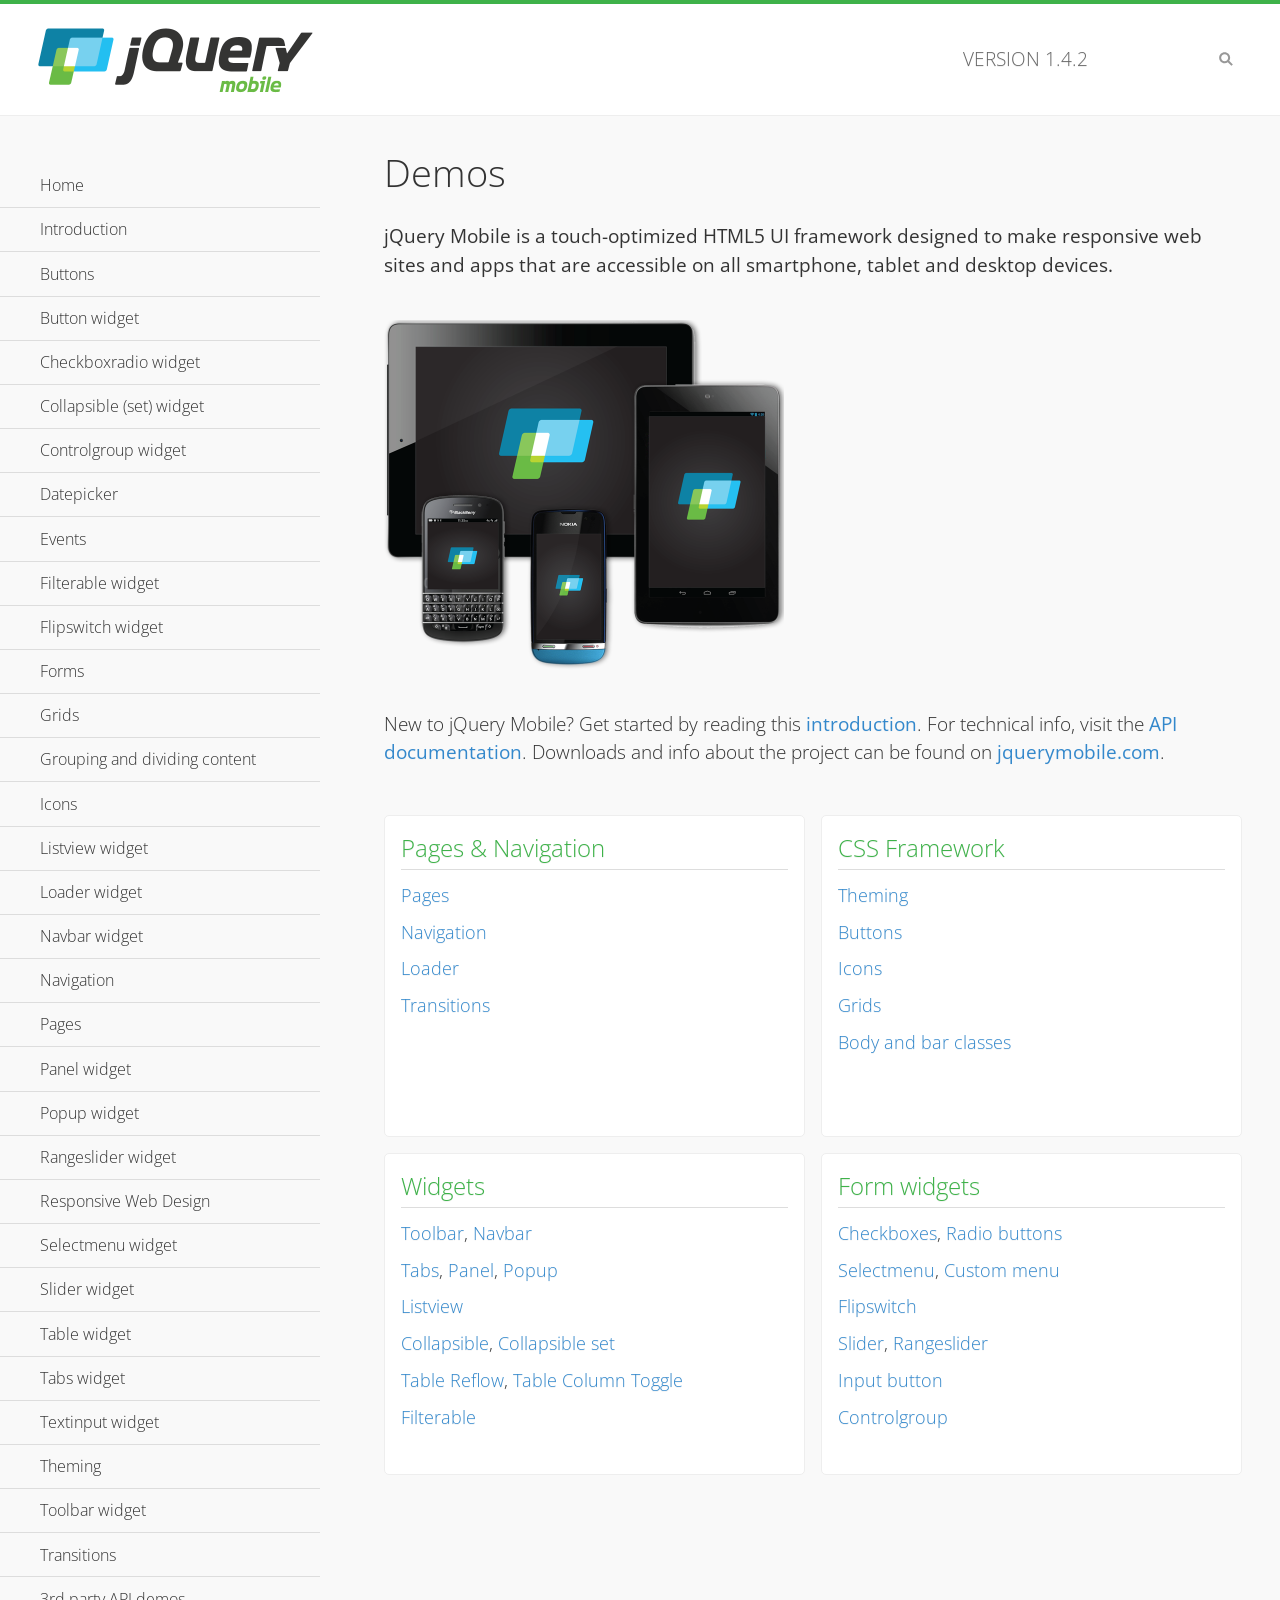
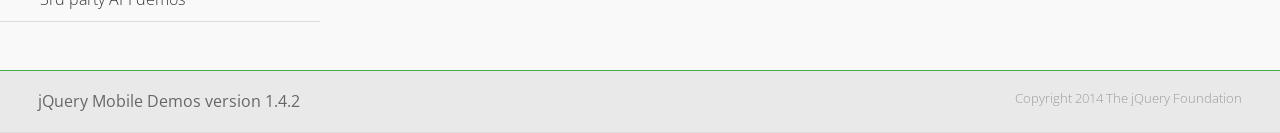
<file: js/lib/jquery.mobile-1.4.2/demos/index.html>
<!DOCTYPE html>
<html>
<head>
	<meta charset="utf-8">
	<meta name="viewport" content="width=device-width, initial-scale=1">
	<title>jQuery Mobile Demos</title>
	<link rel="shortcut icon" href="favicon.ico">
	<link rel="stylesheet"  href="css/themes/default/jquery.mobile-1.4.2.min.css">
	<link rel="stylesheet" href="_assets/css/jqm-demos.css">
    <link rel="stylesheet" href="http://fonts.googleapis.com/css?family=Open+Sans:300,400,700">
	<script src="js/jquery.js"></script>
	<script src="_assets/js/index.js"></script>
	<script src="js/jquery.mobile-1.4.2.min.js"></script>
</head>
<body>
<div data-role="page" class="jqm-demos jqm-home">

	<div data-role="header" class="jqm-header">
		<h2><img src="_assets/img/jquery-logo.png" alt="jQuery Mobile"></h2>
		<p>Version <span class="jqm-version"></span></p>
		<a href="#" class="jqm-navmenu-link ui-btn ui-btn-icon-notext ui-corner-all ui-icon-bars ui-nodisc-icon ui-alt-icon ui-btn-left">Menu</a>
		<a href="#" class="jqm-search-link ui-btn ui-btn-icon-notext ui-corner-all ui-icon-search ui-nodisc-icon ui-alt-icon ui-btn-right">Search</a>
	</div><!-- /header -->

	<div role="main" class="ui-content jqm-content">

		<h1>Demos</h1>

		<p><strong>jQuery Mobile is a touch-optimized HTML5 UI framework designed to make responsive web sites and apps that are accessible on all smartphone, tablet and desktop devices.</strong></p>

		<img src="_assets/img/devices.png">

		<p>New to jQuery Mobile? Get started by reading this <a href="intro/" data-ajax="false">introduction</a>. For technical info, visit the <a href="http://api.jquerymobile.com" title="jQuery Mobile API documentation" target="_blank">API documentation</a>. Downloads and info about the project can be found on <a href="http://jquerymobile.com" title="jQuery Mobile web site" target="_blank">jquerymobile.com</a>.</p>

        <div class="ui-grid-a ui-responsive">
        	<div class="ui-block-a">
        		<div class="jqm-block-content">
        			<h3>Pages &amp; Navigation</h3>

        			<p><a href="pages/" data-ajax="false">Pages</a></p>
        			<p><a href="navigation/" data-ajax="false">Navigation</a></p>
        			<p><a href="loader/" data-ajax="false">Loader</a></p>
        			<p><a href="transitions/" data-ajax="false">Transitions</a></p>
        		</div>
        	</div>
        	<div class="ui-block-b">
        		<div class="jqm-block-content">
        			<h3>CSS Framework</h3>

        			<p><a href="theme-default/" data-ajax="false">Theming</a></p>
        			<p><a href="button-markup/" data-ajax="false">Buttons</a></p>
        			<p><a href="icons/" data-ajax="false">Icons</a></p>
        			<p><a href="grids/" data-ajax="false">Grids</a></p>
        			<p><a href="../body-bar-classes/" data-ajax="false">Body and bar classes</a></p>
        		</div>
        	</div>        	
        	<div class="ui-block-a">
        		<div class="jqm-block-content">
        			<h3>Widgets</h3>

        			<p><a href="toolbar/" data-ajax="false">Toolbar</a>, <a href="navbar/" data-ajax="false">Navbar</a></p>
        			<p><a href="tabs/" data-ajax="false">Tabs</a>, <a href="panel/" data-ajax="false">Panel</a>, <a href="popup/" data-ajax="false">Popup</a></p>
        			<p><a href="listview/" data-ajax="false">Listview</a></p>
        			<p><a href="collapsible/" data-ajax="false">Collapsible</a>, <a href="collapsibleset/" data-ajax="false">Collapsible set</a></p>
        			<p><a href="table-reflow/" data-ajax="false">Table Reflow</a>, <a href="table-column-toggle/" data-ajax="false">Table Column Toggle</a></p>
        			<p><a href="filterable/" data-ajax="false">Filterable</a></p>
        		</div>
        	</div>
        	<div class="ui-block-b">
        		<div class="jqm-block-content">
        			<h3>Form widgets</h3>

        			<p><a href="checkboxradio-checkbox/" data-ajax="false">Checkboxes</a>, <a href="checkboxradio-radio/" data-ajax="false">Radio buttons</a></p>
        			<p><a href="selectmenu/" data-ajax="false">Selectmenu</a>, <a href="selectmenu-custom/" data-ajax="false">Custom menu</a></p>
        			<p><a href="flipswitch/" data-ajax="false">Flipswitch</a></p>
        			<p><a href="slider/" data-ajax="false">Slider</a>, <a href="rangeslider/" data-ajax="false">Rangeslider</a></p>
        			<p><a href="button/" data-ajax="false">Input button</a></p>
        			<p><a href="controlgroup/" data-ajax="false">Controlgroup</a></p>
        		</div>
        	</div>
        </div>

	</div><!-- /content -->
	    <div data-role="panel" class="jqm-navmenu-panel" data-position="left" data-display="overlay" data-theme="a">
	    	<ul class="jqm-list ui-alt-icon ui-nodisc-icon">
<li data-filtertext="demos homepage" data-icon="home"><a href=".././">Home</a></li>
<li data-filtertext="introduction overview getting started"><a href="../intro/" data-ajax="false">Introduction</a></li>
<li data-filtertext="buttons button markup buttonmarkup method anchor link button element"><a href="../button-markup/" data-ajax="false">Buttons</a></li>
<li data-filtertext="form button widget input button submit reset"><a href="../button/" data-ajax="false">Button widget</a></li>
<li data-role="collapsible" data-collapsed-icon="carat-d" data-expanded-icon="carat-u" data-iconpos="right" data-inset="false">
	<h3>Checkboxradio widget</h3>
	<ul>
		<li data-filtertext="form checkboxradio widget checkbox input checkboxes controlgroups"><a href="../checkboxradio-checkbox/" data-ajax="false">Checkboxes</a></li>
		<li data-filtertext="form checkboxradio widget radio input radio buttons controlgroups"><a href="../checkboxradio-radio/" data-ajax="false">Radio buttons</a></li>
	</ul>
</li>
<li data-role="collapsible" data-collapsed-icon="carat-d" data-expanded-icon="carat-u" data-iconpos="right" data-inset="false">
	<h3>Collapsible (set) widget</h3>
	<ul>
		<li data-filtertext="collapsibles content formatting"><a href="../collapsible/" data-ajax="false">Collapsible</a></li>
		<li data-filtertext="dynamic collapsible set accordion append expand"><a href="../collapsible-dynamic/" data-ajax="false">Dynamic collapsibles</a></li>
		<li data-filtertext="accordions collapsible set widget content formatting grouped collapsibles"><a href="../collapsibleset/" data-ajax="false">Collapsible set</a></li>
	</ul>
</li>
<li data-role="collapsible" data-collapsed-icon="carat-d" data-expanded-icon="carat-u" data-iconpos="right" data-inset="false">
	<h3>Controlgroup widget</h3>
	<ul>
		<li data-filtertext="controlgroups selectmenu checkboxradio input grouped buttons horizontal vertical"><a href="../controlgroup/" data-ajax="false">Controlgroup</a></li>
		<li data-filtertext="dynamic controlgroup dynamically add buttons"><a href="../controlgroup-dynamic/" data-ajax="false">Dynamic controlgroups</a></li>
	</ul>
</li>
<li data-filtertext="form datepicker widget date input"><a href="../datepicker/" data-ajax="false">Datepicker</a></li>
<li data-role="collapsible" data-collapsed-icon="carat-d" data-expanded-icon="carat-u" data-iconpos="right" data-inset="false">
	<h3>Events</h3>
	<ul>
		<li data-filtertext="swipe to delete list items listviews swipe events"><a href="../swipe-list/" data-ajax="false">Swipe list items</a></li>
		<li data-filtertext="swipe to navigate swipe page navigation swipe events"><a href="../swipe-page/" data-ajax="false">Swipe page navigation</a></li>
	</ul>
</li>
<li data-filtertext="filterable filter elements sorting searching listview table"><a href="../filterable/" data-ajax="false">Filterable widget</a></li>
<li data-filtertext="form flipswitch widget flip toggle switch binary select checkbox input"><a href="../flipswitch/" data-ajax="false">Flipswitch widget</a></li>
<li data-role="collapsible" data-collapsed-icon="carat-d" data-expanded-icon="carat-u" data-iconpos="right" data-inset="false">
	<h3>Forms</h3>
	<ul>
		<li data-filtertext="forms text checkbox radio range button submit reset inputs selects textarea slider flipswitch label form elements"><a href="../forms/" data-ajax="false">Forms</a></li>
		<li data-filtertext="form hide labels hidden accessible ui-hidden-accessible forms"><a href="../forms-label-hidden-accessible/" data-ajax="false">Hide labels</a></li>
		<li data-filtertext="form field containers fieldcontain ui-field-contain forms"><a href="../forms-field-contain/" data-ajax="false">Field containers</a></li>
		<li data-filtertext="forms disabled form elements"><a href="../forms-disabled/" data-ajax="false">Forms disabled</a></li>
		<li data-filtertext="forms gallery examples overview forms text checkbox radio range button submit reset inputs selects textarea slider flipswitch label form elements"><a href="../forms-gallery/" data-ajax="false">Forms gallery</a></li>
	</ul>
</li>
<li data-role="collapsible" data-collapsed-icon="carat-d" data-expanded-icon="carat-u" data-iconpos="right" data-inset="false">
	<h3>Grids</h3>
	<ul>
		<li data-filtertext="grids columns blocks content formatting rwd responsive css framework"><a href="../grids/" data-ajax="false">Grids</a></li>
		<li data-filtertext="buttons in grids css framework"><a href="../grids-buttons/" data-ajax="false">Buttons in grids</a></li>
		<li data-filtertext="custom responsive grids rwd css framework"><a href="../grids-custom-responsive/" data-ajax="false">Custom responsive grids</a></li>
	</ul>
</li>
<li data-filtertext="blocks content formatting sections heading"><a href="../body-bar-classes/" data-ajax="false">Grouping and dividing content</a></li>
<li data-role="collapsible" data-collapsed-icon="carat-d" data-expanded-icon="carat-u" data-iconpos="right" data-inset="false">
	<h3>Icons</h3>
	<ul>
		<li data-filtertext="button icons svg disc alt custom icon position"><a href="../icons/" data-ajax="false">Icons</a></li>
		<li data-filtertext=""><a href="../icons-grunticon/" data-ajax="false">Grunticon loader</a></li>
	</ul>
</li>
<li data-role="collapsible" data-collapsed-icon="carat-d" data-expanded-icon="carat-u" data-iconpos="right" data-inset="false">
	<h3>Listview widget</h3>
	<ul>
		<li data-filtertext="listview widget thumbnails icons nested split button collapsible ul ol"><a href="../listview/" data-ajax="false">Listview</a></li>
		<li data-filtertext="autocomplete filterable reveal listview filtertextbeforefilter placeholder"><a href="../listview-autocomplete/" data-ajax="false">Listview autocomplete</a></li>
		<li data-filtertext="autocomplete filterable reveal listview remote data filtertextbeforefilter placeholder"><a href="../listview-autocomplete-remote/" data-ajax="false">Listview autocomplete remote data</a></li>
		<li data-filtertext="autodividers anchor jump scroll linkbars listview lists ul ol"><a href="../listview-autodividers-linkbar/" data-ajax="false">Listview autodividers linkbar</a></li>
		<li data-filtertext="listview autodividers selector autodividersselector lists ul ol"><a href="../listview-autodividers-selector/" data-ajax="false">Listview autodividers selector</a></li>
		<li data-filtertext="listview nested list items"><a href="../listview-nested-lists/" data-ajax="false">Listview Nested Listviews</a></li>
		<li data-filtertext="listview collapsible list items flat"><a href="../listview-collapsible-item-flat/" data-ajax="false">Listview collapsible list items (flat)</a></li>
		<li data-filtertext="listview collapsible list indented"><a href="../listview-collapsible-item-indented/" data-ajax="false">Listview collapsible list items (indented)</a></li>
		<li data-filtertext="grid listview responsive grids responsive listviews lists ul"><a href="../listview-grid/" data-ajax="false">Listview responsive grid</a></li>
	</ul>
</li>
<li data-filtertext="loader widget page loading navigation overlay spinner"><a href="../loader/" data-ajax="false">Loader widget</a></li>
<li data-filtertext="navbar widget navmenu toolbars header footer"><a href="../navbar/" data-ajax="false">Navbar widget</a></li>
<li data-role="collapsible" data-collapsed-icon="carat-d" data-expanded-icon="carat-u" data-iconpos="right" data-inset="false">
	<h3>Navigation</h3>
	<ul>
		<li data-filtertext="ajax navigation navigate widget history event method"><a href="../navigation/" data-ajax="false">Navigation</a></li>
		<li data-filtertext="linking pages page links navigation ajax prefetch cache"><a href="../navigation-linking-pages/" data-ajax="false">Linking pages</a></li>
		<li data-filtertext="php redirect server redirection server-side navigation"><a href="../navigation-php-redirect/" data-ajax="false">PHP redirect demo</a></li>
		<li data-filtertext="navigation redirection hash query"><a href="../navigation-hash-processing/" data-ajax="false">Hash processing demo</a></li>
	</ul>
</li>
<li data-role="collapsible" data-collapsed-icon="carat-d" data-expanded-icon="carat-u" data-iconpos="right" data-inset="false">
	<h3>Pages</h3>
	<ul>
		<li data-filtertext="pages page widget ajax navigation"><a href="../pages/" data-ajax="false">Pages</a></li>
		<li data-filtertext="single page"><a href="../pages-single-page/" data-ajax="false">Single page</a></li>
		<li data-filtertext="multipage multi-page page"><a href="../pages-multi-page/" data-ajax="false">Multi-page template</a></li>
		<li data-filtertext="dialog page widget modal popup"><a href="../pages-dialog/" data-ajax="false">Dialog page</a></li>
	</ul>
</li>
<li data-role="collapsible" data-collapsed-icon="carat-d" data-expanded-icon="carat-u" data-iconpos="right" data-inset="false">
	<h3>Panel widget</h3>
	<ul>
		<li data-filtertext="panel widget sliding panels reveal push overlay responsive"><a href="../panel/" data-ajax="false">Panel</a></li>
		<li data-filtertext=""><a href="../panel-external/" data-ajax="false">External panels</a></li>
		<li data-filtertext="panel "><a href="../panel-fixed/" data-ajax="false">Fixed panels</a></li>
		<li data-filtertext="panel slide panels sliding panels shadow rwd responsive breakpoint"><a href="../panel-responsive/" data-ajax="false">Panels responsive</a></li>
		<li data-filtertext="panel custom style custom panel width reveal shadow listview panel styling page background wrapper"><a href="../panel-styling/" data-ajax="false">Custom panel style</a></li>
		<li data-filtertext="panel open on swipe"><a href="../panel-swipe-open/" data-ajax="false">Panel open on swipe</a></li>
		<li data-filtertext="panels outside page internal external toolbars"><a href="../panel-external-internal/" data-ajax="false">Panel external and internal</a></li>
	</ul>
</li>
<li data-role="collapsible" data-collapsed-icon="carat-d" data-expanded-icon="carat-u" data-iconpos="right" data-inset="false">
	<h3>Popup widget</h3>
	<ul>
		<li data-filtertext="popup widget popups dialog modal transition tooltip lightbox form overlay screen flip pop fade transition"><a href="../popup/" data-ajax="false">Popup</a></li>
		<li data-filtertext="popup alignment position"><a href="../popup-alignment/" data-ajax="false">Popup alignment</a></li>
		<li data-filtertext="popup arrow size popups popover"><a href="../popup-arrow-size/" data-ajax="false">Popup arrow size</a></li>
		<li data-filtertext="dynamic popups popup images lightbox"><a href="../popup-dynamic/" data-ajax="false">Dynamic popups</a></li>
		<li data-filtertext="popups with iframes scaling"><a href="../popup-iframe/" data-ajax="false">Popups with iframes</a></li>
		<li data-filtertext="popup image scaling"><a href="../popup-image-scaling/" data-ajax="false">Popup image scaling</a></li>
		<li data-filtertext="external popup outside multi-page"><a href="../popup-outside-multipage" data-ajax="false">Popup outside multi-page</a></li>
	</ul>
</li>
<li data-filtertext="form rangeslider widget dual sliders dual handle sliders range input"><a href="../rangeslider/" data-ajax="false">Rangeslider widget</a></li>
<li data-filtertext="responsive web design rwd adaptive progressive enhancement PE accessible mobile breakpoints media query media queries"><a href="../rwd/" data-ajax="false">Responsive Web Design</a></li>
<li data-role="collapsible" data-collapsed-icon="carat-d" data-expanded-icon="carat-u" data-iconpos="right" data-inset="false">
	<h3>Selectmenu widget</h3>
	<ul>
		<li data-filtertext="form selectmenu widget select input custom select menu selects"><a href="../selectmenu/" data-ajax="false">Selectmenu</a></li>
		<li data-filtertext="form custom select menu selectmenu widget custom menu option optgroup multiple selects"><a href="../selectmenu-custom/" data-ajax="false">Custom select menu</a></li>
		<li data-filtertext="filterable select filter popup dialog"><a href="../selectmenu-custom-filter/" data-ajax="false">Custom select menu with filter</a></li>
	</ul>
</li>
<li data-role="collapsible" data-collapsed-icon="carat-d" data-expanded-icon="carat-u" data-iconpos="right" data-inset="false">
	<h3>Slider widget</h3>
	<ul>
		<li data-filtertext="form slider widget range input single sliders"><a href="../slider/" data-ajax="false">Slider</a></li>
		<li data-filtertext="form slider widget flipswitch slider binary select flip toggle switch"><a href="../slider-flipswitch/" data-ajax="false">Slider flip toggle switch</a></li>
		<li data-filtertext="form slider tooltip handle value input range sliders"><a href="../slider-tooltip/" data-ajax="false">Slider tooltip</a></li>
	</ul>
</li>
<li data-role="collapsible" data-collapsed-icon="carat-d" data-expanded-icon="carat-u" data-iconpos="right" data-inset="false">
	<h3>Table widget</h3>
	<ul>
		<li data-filtertext="table widget reflow column toggle th td responsive tables rwd hide show tabular"><a href="../table-column-toggle/" data-ajax="false">Table Column Toggle</a></li>
		<li data-filtertext="table column toggle phone comparison demo"><a href="../table-column-toggle-example/" data-ajax="false">Table Column Toggle demo</a></li>
		<li data-filtertext="responsive tables table column toggle heading groups rwd breakpoint"><a href="../table-column-toggle-heading-groups/" data-ajax="false">Table Column Toggle heading groups</a></li>
		<li data-filtertext="responsive tables table column toggle hide rwd breakpoint customization options"><a href="../table-column-toggle-options/" data-ajax="false">Table Column Toggle options</a></li>
		<li data-filtertext="table reflow th td responsive rwd columns tabular"><a href="../table-reflow/" data-ajax="false">Table Reflow</a></li>
		<li data-filtertext="responsive tables table reflow heading groups rwd breakpoint"><a href="../table-reflow-heading-groups/" data-ajax="false">Table Reflow heading groups</a></li>
		<li data-filtertext="responsive tables table reflow stripes strokes table style"><a href="../table-reflow-stripes-strokes/" data-ajax="false">Table Reflow stripes and strokes</a></li>
		<li data-filtertext="responsive tables table reflow stack custom styles"><a href="../table-reflow-styling/" data-ajax="false">Table Reflow custom styles</a></li>
	</ul>
</li>
<li data-filtertext="ui tabs widget"><a href="../tabs/" data-ajax="false">Tabs widget</a></li>
<li data-filtertext="form textinput widget text input textarea number date time tel email file color password"><a href="../textinput/" data-ajax="false">Textinput widget</a></li>
<li data-role="collapsible" data-collapsed-icon="carat-d" data-expanded-icon="carat-u" data-iconpos="right" data-inset="false">
	<h3>Theming</h3>
	<ul>
		<li data-filtertext="default theme swatches theming style css"><a href="../theme-default/" data-ajax="false">Default theme</a></li>
		<li data-filtertext="classic theme old theme swatches theming style css"><a href="../theme-classic/" data-ajax="false">Classic theme</a></li>
	</ul>
</li>
<li data-role="collapsible" data-collapsed-icon="carat-d" data-expanded-icon="carat-u" data-iconpos="right" data-inset="false">
	<h3>Toolbar widget</h3>
	<ul>
		<li data-filtertext="toolbar widget header footer toolbars fixed fullscreen external sections"><a href="../toolbar/" data-ajax="false">Toolbar</a></li>
		<li data-filtertext="dynamic toolbars dynamically add toolbar header footer"><a href="../toolbar-dynamic/" data-ajax="false">Dynamic toolbars</a></li>
		<li data-filtertext="external toolbars header footer"><a href="../toolbar-external/" data-ajax="false">External toolbars</a></li>
		<li data-filtertext="fixed toolbars header footer"><a href="../toolbar-fixed/" data-ajax="false">Fixed toolbars</a></li>
		<li data-filtertext="fixed fullscreen toolbars header footer"><a href="../toolbar-fixed-fullscreen/" data-ajax="false">Fullscreen toolbars</a></li>
		<li data-filtertext="external fixed toolbars header footer"><a href="../toolbar-fixed-external/" data-ajax="false">Fixed external toolbars</a></li>
		<li data-filtertext="external persistent toolbars header footer navbar navmenu"><a href="../toolbar-fixed-persistent/" data-ajax="false">Persistent toolbars</a></li>
		<li data-filtertext="external ajax optimized toolbars persistent toolbars header footer navbar"><a href="../toolbar-fixed-persistent-optimized/" data-ajax="false">Ajax optimized toolbars</a></li>
		<li data-filtertext="form in toolbars header footer"><a href="../toolbar-fixed-forms/" data-ajax="false">Form in toolbar</a></li>
	</ul>
</li>
<li data-filtertext="page transitions animated pages popup navigation flip slide fade pop"><a href="../transitions/" data-ajax="false">Transitions</a></li>
<li data-role="collapsible" data-collapsed-icon="carat-d" data-expanded-icon="carat-u" data-iconpos="right" data-inset="false">
	<h3>3rd party API demos</h3>
	<ul>
		<li data-filtertext="backbone requirejs navigation router"><a href="../backbone-requirejs/" data-ajax="false">Backbone RequireJS</a></li>
		<li data-filtertext="google maps geolocation demo"><a href="../map-geolocation/" data-ajax="false">Google Maps geolocation</a></li>
		<li data-filtertext="google maps hybrid"><a href="../map-list-toggle/" data-ajax="false">Google Maps list toggle</a></li>
	</ul>
</li>



		     </ul>
		</div><!-- /panel -->


	<div data-role="footer" data-position="fixed" data-tap-toggle="false" class="jqm-footer">
		<p>jQuery Mobile Demos version <span class="jqm-version"></span></p>
		<p>Copyright 2014 The jQuery Foundation</p>
	</div><!-- /footer -->
	<!-- TODO: This should become an external panel so we can add input to markup (unique ID) -->
    <div data-role="panel" class="jqm-search-panel" data-position="right" data-display="overlay" data-theme="a">
		<div class="jqm-search">
			<ul class="jqm-list" data-filter-placeholder="Search demos..." data-filter-reveal="true">
<li data-filtertext="demos homepage" data-icon="home"><a href=".././">Home</a></li>
<li data-filtertext="introduction overview getting started"><a href="../intro/" data-ajax="false">Introduction</a></li>
<li data-filtertext="buttons button markup buttonmarkup method anchor link button element"><a href="../button-markup/" data-ajax="false">Buttons</a></li>
<li data-filtertext="form button widget input button submit reset"><a href="../button/" data-ajax="false">Button widget</a></li>
<li data-role="collapsible" data-collapsed-icon="carat-d" data-expanded-icon="carat-u" data-iconpos="right" data-inset="false">
	<h3>Checkboxradio widget</h3>
	<ul>
		<li data-filtertext="form checkboxradio widget checkbox input checkboxes controlgroups"><a href="../checkboxradio-checkbox/" data-ajax="false">Checkboxes</a></li>
		<li data-filtertext="form checkboxradio widget radio input radio buttons controlgroups"><a href="../checkboxradio-radio/" data-ajax="false">Radio buttons</a></li>
	</ul>
</li>
<li data-role="collapsible" data-collapsed-icon="carat-d" data-expanded-icon="carat-u" data-iconpos="right" data-inset="false">
	<h3>Collapsible (set) widget</h3>
	<ul>
		<li data-filtertext="collapsibles content formatting"><a href="../collapsible/" data-ajax="false">Collapsible</a></li>
		<li data-filtertext="dynamic collapsible set accordion append expand"><a href="../collapsible-dynamic/" data-ajax="false">Dynamic collapsibles</a></li>
		<li data-filtertext="accordions collapsible set widget content formatting grouped collapsibles"><a href="../collapsibleset/" data-ajax="false">Collapsible set</a></li>
	</ul>
</li>
<li data-role="collapsible" data-collapsed-icon="carat-d" data-expanded-icon="carat-u" data-iconpos="right" data-inset="false">
	<h3>Controlgroup widget</h3>
	<ul>
		<li data-filtertext="controlgroups selectmenu checkboxradio input grouped buttons horizontal vertical"><a href="../controlgroup/" data-ajax="false">Controlgroup</a></li>
		<li data-filtertext="dynamic controlgroup dynamically add buttons"><a href="../controlgroup-dynamic/" data-ajax="false">Dynamic controlgroups</a></li>
	</ul>
</li>
<li data-filtertext="form datepicker widget date input"><a href="../datepicker/" data-ajax="false">Datepicker</a></li>
<li data-role="collapsible" data-collapsed-icon="carat-d" data-expanded-icon="carat-u" data-iconpos="right" data-inset="false">
	<h3>Events</h3>
	<ul>
		<li data-filtertext="swipe to delete list items listviews swipe events"><a href="../swipe-list/" data-ajax="false">Swipe list items</a></li>
		<li data-filtertext="swipe to navigate swipe page navigation swipe events"><a href="../swipe-page/" data-ajax="false">Swipe page navigation</a></li>
	</ul>
</li>
<li data-filtertext="filterable filter elements sorting searching listview table"><a href="../filterable/" data-ajax="false">Filterable widget</a></li>
<li data-filtertext="form flipswitch widget flip toggle switch binary select checkbox input"><a href="../flipswitch/" data-ajax="false">Flipswitch widget</a></li>
<li data-role="collapsible" data-collapsed-icon="carat-d" data-expanded-icon="carat-u" data-iconpos="right" data-inset="false">
	<h3>Forms</h3>
	<ul>
		<li data-filtertext="forms text checkbox radio range button submit reset inputs selects textarea slider flipswitch label form elements"><a href="../forms/" data-ajax="false">Forms</a></li>
		<li data-filtertext="form hide labels hidden accessible ui-hidden-accessible forms"><a href="../forms-label-hidden-accessible/" data-ajax="false">Hide labels</a></li>
		<li data-filtertext="form field containers fieldcontain ui-field-contain forms"><a href="../forms-field-contain/" data-ajax="false">Field containers</a></li>
		<li data-filtertext="forms disabled form elements"><a href="../forms-disabled/" data-ajax="false">Forms disabled</a></li>
		<li data-filtertext="forms gallery examples overview forms text checkbox radio range button submit reset inputs selects textarea slider flipswitch label form elements"><a href="../forms-gallery/" data-ajax="false">Forms gallery</a></li>
	</ul>
</li>
<li data-role="collapsible" data-collapsed-icon="carat-d" data-expanded-icon="carat-u" data-iconpos="right" data-inset="false">
	<h3>Grids</h3>
	<ul>
		<li data-filtertext="grids columns blocks content formatting rwd responsive css framework"><a href="../grids/" data-ajax="false">Grids</a></li>
		<li data-filtertext="buttons in grids css framework"><a href="../grids-buttons/" data-ajax="false">Buttons in grids</a></li>
		<li data-filtertext="custom responsive grids rwd css framework"><a href="../grids-custom-responsive/" data-ajax="false">Custom responsive grids</a></li>
	</ul>
</li>
<li data-filtertext="blocks content formatting sections heading"><a href="../body-bar-classes/" data-ajax="false">Grouping and dividing content</a></li>
<li data-role="collapsible" data-collapsed-icon="carat-d" data-expanded-icon="carat-u" data-iconpos="right" data-inset="false">
	<h3>Icons</h3>
	<ul>
		<li data-filtertext="button icons svg disc alt custom icon position"><a href="../icons/" data-ajax="false">Icons</a></li>
		<li data-filtertext=""><a href="../icons-grunticon/" data-ajax="false">Grunticon loader</a></li>
	</ul>
</li>
<li data-role="collapsible" data-collapsed-icon="carat-d" data-expanded-icon="carat-u" data-iconpos="right" data-inset="false">
	<h3>Listview widget</h3>
	<ul>
		<li data-filtertext="listview widget thumbnails icons nested split button collapsible ul ol"><a href="../listview/" data-ajax="false">Listview</a></li>
		<li data-filtertext="autocomplete filterable reveal listview filtertextbeforefilter placeholder"><a href="../listview-autocomplete/" data-ajax="false">Listview autocomplete</a></li>
		<li data-filtertext="autocomplete filterable reveal listview remote data filtertextbeforefilter placeholder"><a href="../listview-autocomplete-remote/" data-ajax="false">Listview autocomplete remote data</a></li>
		<li data-filtertext="autodividers anchor jump scroll linkbars listview lists ul ol"><a href="../listview-autodividers-linkbar/" data-ajax="false">Listview autodividers linkbar</a></li>
		<li data-filtertext="listview autodividers selector autodividersselector lists ul ol"><a href="../listview-autodividers-selector/" data-ajax="false">Listview autodividers selector</a></li>
		<li data-filtertext="listview nested list items"><a href="../listview-nested-lists/" data-ajax="false">Listview Nested Listviews</a></li>
		<li data-filtertext="listview collapsible list items flat"><a href="../listview-collapsible-item-flat/" data-ajax="false">Listview collapsible list items (flat)</a></li>
		<li data-filtertext="listview collapsible list indented"><a href="../listview-collapsible-item-indented/" data-ajax="false">Listview collapsible list items (indented)</a></li>
		<li data-filtertext="grid listview responsive grids responsive listviews lists ul"><a href="../listview-grid/" data-ajax="false">Listview responsive grid</a></li>
	</ul>
</li>
<li data-filtertext="loader widget page loading navigation overlay spinner"><a href="../loader/" data-ajax="false">Loader widget</a></li>
<li data-filtertext="navbar widget navmenu toolbars header footer"><a href="../navbar/" data-ajax="false">Navbar widget</a></li>
<li data-role="collapsible" data-collapsed-icon="carat-d" data-expanded-icon="carat-u" data-iconpos="right" data-inset="false">
	<h3>Navigation</h3>
	<ul>
		<li data-filtertext="ajax navigation navigate widget history event method"><a href="../navigation/" data-ajax="false">Navigation</a></li>
		<li data-filtertext="linking pages page links navigation ajax prefetch cache"><a href="../navigation-linking-pages/" data-ajax="false">Linking pages</a></li>
		<li data-filtertext="php redirect server redirection server-side navigation"><a href="../navigation-php-redirect/" data-ajax="false">PHP redirect demo</a></li>
		<li data-filtertext="navigation redirection hash query"><a href="../navigation-hash-processing/" data-ajax="false">Hash processing demo</a></li>
	</ul>
</li>
<li data-role="collapsible" data-collapsed-icon="carat-d" data-expanded-icon="carat-u" data-iconpos="right" data-inset="false">
	<h3>Pages</h3>
	<ul>
		<li data-filtertext="pages page widget ajax navigation"><a href="../pages/" data-ajax="false">Pages</a></li>
		<li data-filtertext="single page"><a href="../pages-single-page/" data-ajax="false">Single page</a></li>
		<li data-filtertext="multipage multi-page page"><a href="../pages-multi-page/" data-ajax="false">Multi-page template</a></li>
		<li data-filtertext="dialog page widget modal popup"><a href="../pages-dialog/" data-ajax="false">Dialog page</a></li>
	</ul>
</li>
<li data-role="collapsible" data-collapsed-icon="carat-d" data-expanded-icon="carat-u" data-iconpos="right" data-inset="false">
	<h3>Panel widget</h3>
	<ul>
		<li data-filtertext="panel widget sliding panels reveal push overlay responsive"><a href="../panel/" data-ajax="false">Panel</a></li>
		<li data-filtertext=""><a href="../panel-external/" data-ajax="false">External panels</a></li>
		<li data-filtertext="panel "><a href="../panel-fixed/" data-ajax="false">Fixed panels</a></li>
		<li data-filtertext="panel slide panels sliding panels shadow rwd responsive breakpoint"><a href="../panel-responsive/" data-ajax="false">Panels responsive</a></li>
		<li data-filtertext="panel custom style custom panel width reveal shadow listview panel styling page background wrapper"><a href="../panel-styling/" data-ajax="false">Custom panel style</a></li>
		<li data-filtertext="panel open on swipe"><a href="../panel-swipe-open/" data-ajax="false">Panel open on swipe</a></li>
		<li data-filtertext="panels outside page internal external toolbars"><a href="../panel-external-internal/" data-ajax="false">Panel external and internal</a></li>
	</ul>
</li>
<li data-role="collapsible" data-collapsed-icon="carat-d" data-expanded-icon="carat-u" data-iconpos="right" data-inset="false">
	<h3>Popup widget</h3>
	<ul>
		<li data-filtertext="popup widget popups dialog modal transition tooltip lightbox form overlay screen flip pop fade transition"><a href="../popup/" data-ajax="false">Popup</a></li>
		<li data-filtertext="popup alignment position"><a href="../popup-alignment/" data-ajax="false">Popup alignment</a></li>
		<li data-filtertext="popup arrow size popups popover"><a href="../popup-arrow-size/" data-ajax="false">Popup arrow size</a></li>
		<li data-filtertext="dynamic popups popup images lightbox"><a href="../popup-dynamic/" data-ajax="false">Dynamic popups</a></li>
		<li data-filtertext="popups with iframes scaling"><a href="../popup-iframe/" data-ajax="false">Popups with iframes</a></li>
		<li data-filtertext="popup image scaling"><a href="../popup-image-scaling/" data-ajax="false">Popup image scaling</a></li>
		<li data-filtertext="external popup outside multi-page"><a href="../popup-outside-multipage" data-ajax="false">Popup outside multi-page</a></li>
	</ul>
</li>
<li data-filtertext="form rangeslider widget dual sliders dual handle sliders range input"><a href="../rangeslider/" data-ajax="false">Rangeslider widget</a></li>
<li data-filtertext="responsive web design rwd adaptive progressive enhancement PE accessible mobile breakpoints media query media queries"><a href="../rwd/" data-ajax="false">Responsive Web Design</a></li>
<li data-role="collapsible" data-collapsed-icon="carat-d" data-expanded-icon="carat-u" data-iconpos="right" data-inset="false">
	<h3>Selectmenu widget</h3>
	<ul>
		<li data-filtertext="form selectmenu widget select input custom select menu selects"><a href="../selectmenu/" data-ajax="false">Selectmenu</a></li>
		<li data-filtertext="form custom select menu selectmenu widget custom menu option optgroup multiple selects"><a href="../selectmenu-custom/" data-ajax="false">Custom select menu</a></li>
		<li data-filtertext="filterable select filter popup dialog"><a href="../selectmenu-custom-filter/" data-ajax="false">Custom select menu with filter</a></li>
	</ul>
</li>
<li data-role="collapsible" data-collapsed-icon="carat-d" data-expanded-icon="carat-u" data-iconpos="right" data-inset="false">
	<h3>Slider widget</h3>
	<ul>
		<li data-filtertext="form slider widget range input single sliders"><a href="../slider/" data-ajax="false">Slider</a></li>
		<li data-filtertext="form slider widget flipswitch slider binary select flip toggle switch"><a href="../slider-flipswitch/" data-ajax="false">Slider flip toggle switch</a></li>
		<li data-filtertext="form slider tooltip handle value input range sliders"><a href="../slider-tooltip/" data-ajax="false">Slider tooltip</a></li>
	</ul>
</li>
<li data-role="collapsible" data-collapsed-icon="carat-d" data-expanded-icon="carat-u" data-iconpos="right" data-inset="false">
	<h3>Table widget</h3>
	<ul>
		<li data-filtertext="table widget reflow column toggle th td responsive tables rwd hide show tabular"><a href="../table-column-toggle/" data-ajax="false">Table Column Toggle</a></li>
		<li data-filtertext="table column toggle phone comparison demo"><a href="../table-column-toggle-example/" data-ajax="false">Table Column Toggle demo</a></li>
		<li data-filtertext="responsive tables table column toggle heading groups rwd breakpoint"><a href="../table-column-toggle-heading-groups/" data-ajax="false">Table Column Toggle heading groups</a></li>
		<li data-filtertext="responsive tables table column toggle hide rwd breakpoint customization options"><a href="../table-column-toggle-options/" data-ajax="false">Table Column Toggle options</a></li>
		<li data-filtertext="table reflow th td responsive rwd columns tabular"><a href="../table-reflow/" data-ajax="false">Table Reflow</a></li>
		<li data-filtertext="responsive tables table reflow heading groups rwd breakpoint"><a href="../table-reflow-heading-groups/" data-ajax="false">Table Reflow heading groups</a></li>
		<li data-filtertext="responsive tables table reflow stripes strokes table style"><a href="../table-reflow-stripes-strokes/" data-ajax="false">Table Reflow stripes and strokes</a></li>
		<li data-filtertext="responsive tables table reflow stack custom styles"><a href="../table-reflow-styling/" data-ajax="false">Table Reflow custom styles</a></li>
	</ul>
</li>
<li data-filtertext="ui tabs widget"><a href="../tabs/" data-ajax="false">Tabs widget</a></li>
<li data-filtertext="form textinput widget text input textarea number date time tel email file color password"><a href="../textinput/" data-ajax="false">Textinput widget</a></li>
<li data-role="collapsible" data-collapsed-icon="carat-d" data-expanded-icon="carat-u" data-iconpos="right" data-inset="false">
	<h3>Theming</h3>
	<ul>
		<li data-filtertext="default theme swatches theming style css"><a href="../theme-default/" data-ajax="false">Default theme</a></li>
		<li data-filtertext="classic theme old theme swatches theming style css"><a href="../theme-classic/" data-ajax="false">Classic theme</a></li>
	</ul>
</li>
<li data-role="collapsible" data-collapsed-icon="carat-d" data-expanded-icon="carat-u" data-iconpos="right" data-inset="false">
	<h3>Toolbar widget</h3>
	<ul>
		<li data-filtertext="toolbar widget header footer toolbars fixed fullscreen external sections"><a href="../toolbar/" data-ajax="false">Toolbar</a></li>
		<li data-filtertext="dynamic toolbars dynamically add toolbar header footer"><a href="../toolbar-dynamic/" data-ajax="false">Dynamic toolbars</a></li>
		<li data-filtertext="external toolbars header footer"><a href="../toolbar-external/" data-ajax="false">External toolbars</a></li>
		<li data-filtertext="fixed toolbars header footer"><a href="../toolbar-fixed/" data-ajax="false">Fixed toolbars</a></li>
		<li data-filtertext="fixed fullscreen toolbars header footer"><a href="../toolbar-fixed-fullscreen/" data-ajax="false">Fullscreen toolbars</a></li>
		<li data-filtertext="external fixed toolbars header footer"><a href="../toolbar-fixed-external/" data-ajax="false">Fixed external toolbars</a></li>
		<li data-filtertext="external persistent toolbars header footer navbar navmenu"><a href="../toolbar-fixed-persistent/" data-ajax="false">Persistent toolbars</a></li>
		<li data-filtertext="external ajax optimized toolbars persistent toolbars header footer navbar"><a href="../toolbar-fixed-persistent-optimized/" data-ajax="false">Ajax optimized toolbars</a></li>
		<li data-filtertext="form in toolbars header footer"><a href="../toolbar-fixed-forms/" data-ajax="false">Form in toolbar</a></li>
	</ul>
</li>
<li data-filtertext="page transitions animated pages popup navigation flip slide fade pop"><a href="../transitions/" data-ajax="false">Transitions</a></li>
<li data-role="collapsible" data-collapsed-icon="carat-d" data-expanded-icon="carat-u" data-iconpos="right" data-inset="false">
	<h3>3rd party API demos</h3>
	<ul>
		<li data-filtertext="backbone requirejs navigation router"><a href="../backbone-requirejs/" data-ajax="false">Backbone RequireJS</a></li>
		<li data-filtertext="google maps geolocation demo"><a href="../map-geolocation/" data-ajax="false">Google Maps geolocation</a></li>
		<li data-filtertext="google maps hybrid"><a href="../map-list-toggle/" data-ajax="false">Google Maps list toggle</a></li>
	</ul>
</li>



			</ul>
		</div>
	</div><!-- /panel -->


</div><!-- /page -->

</body>
</html>
</file>
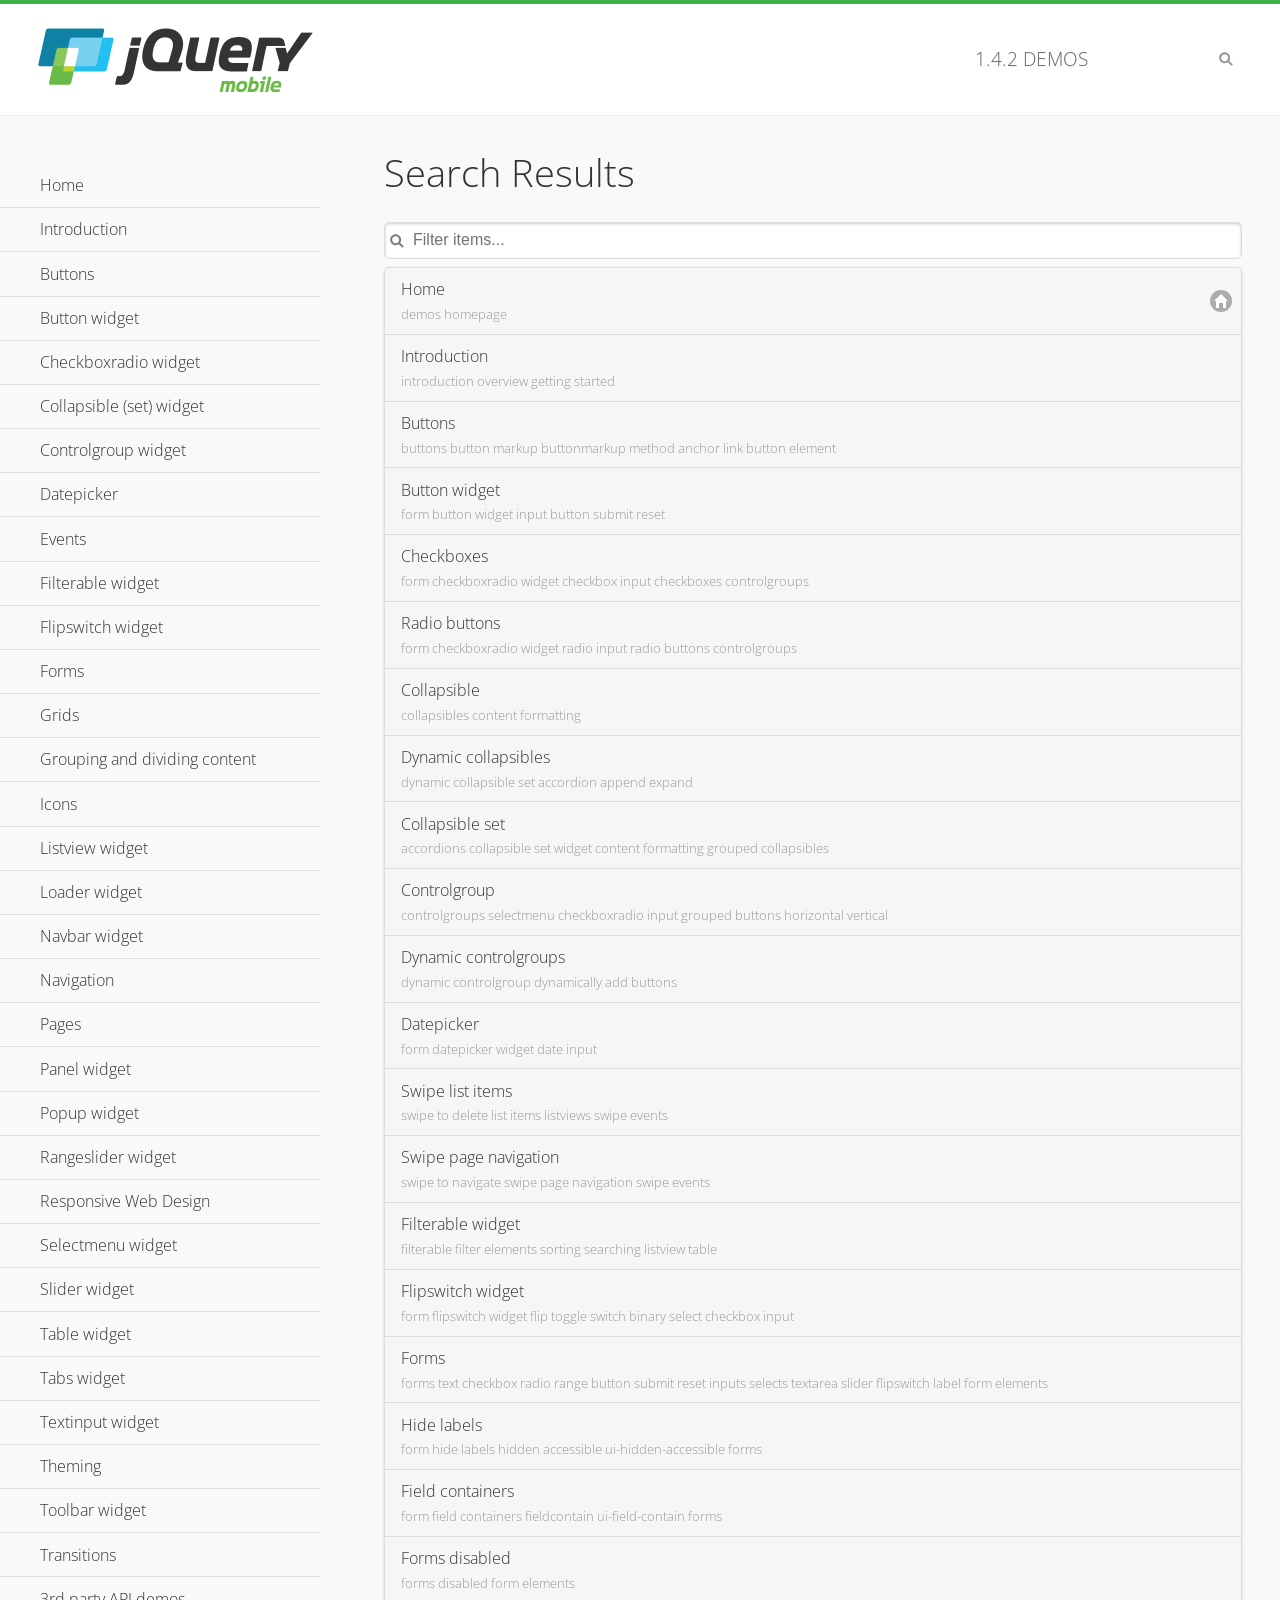
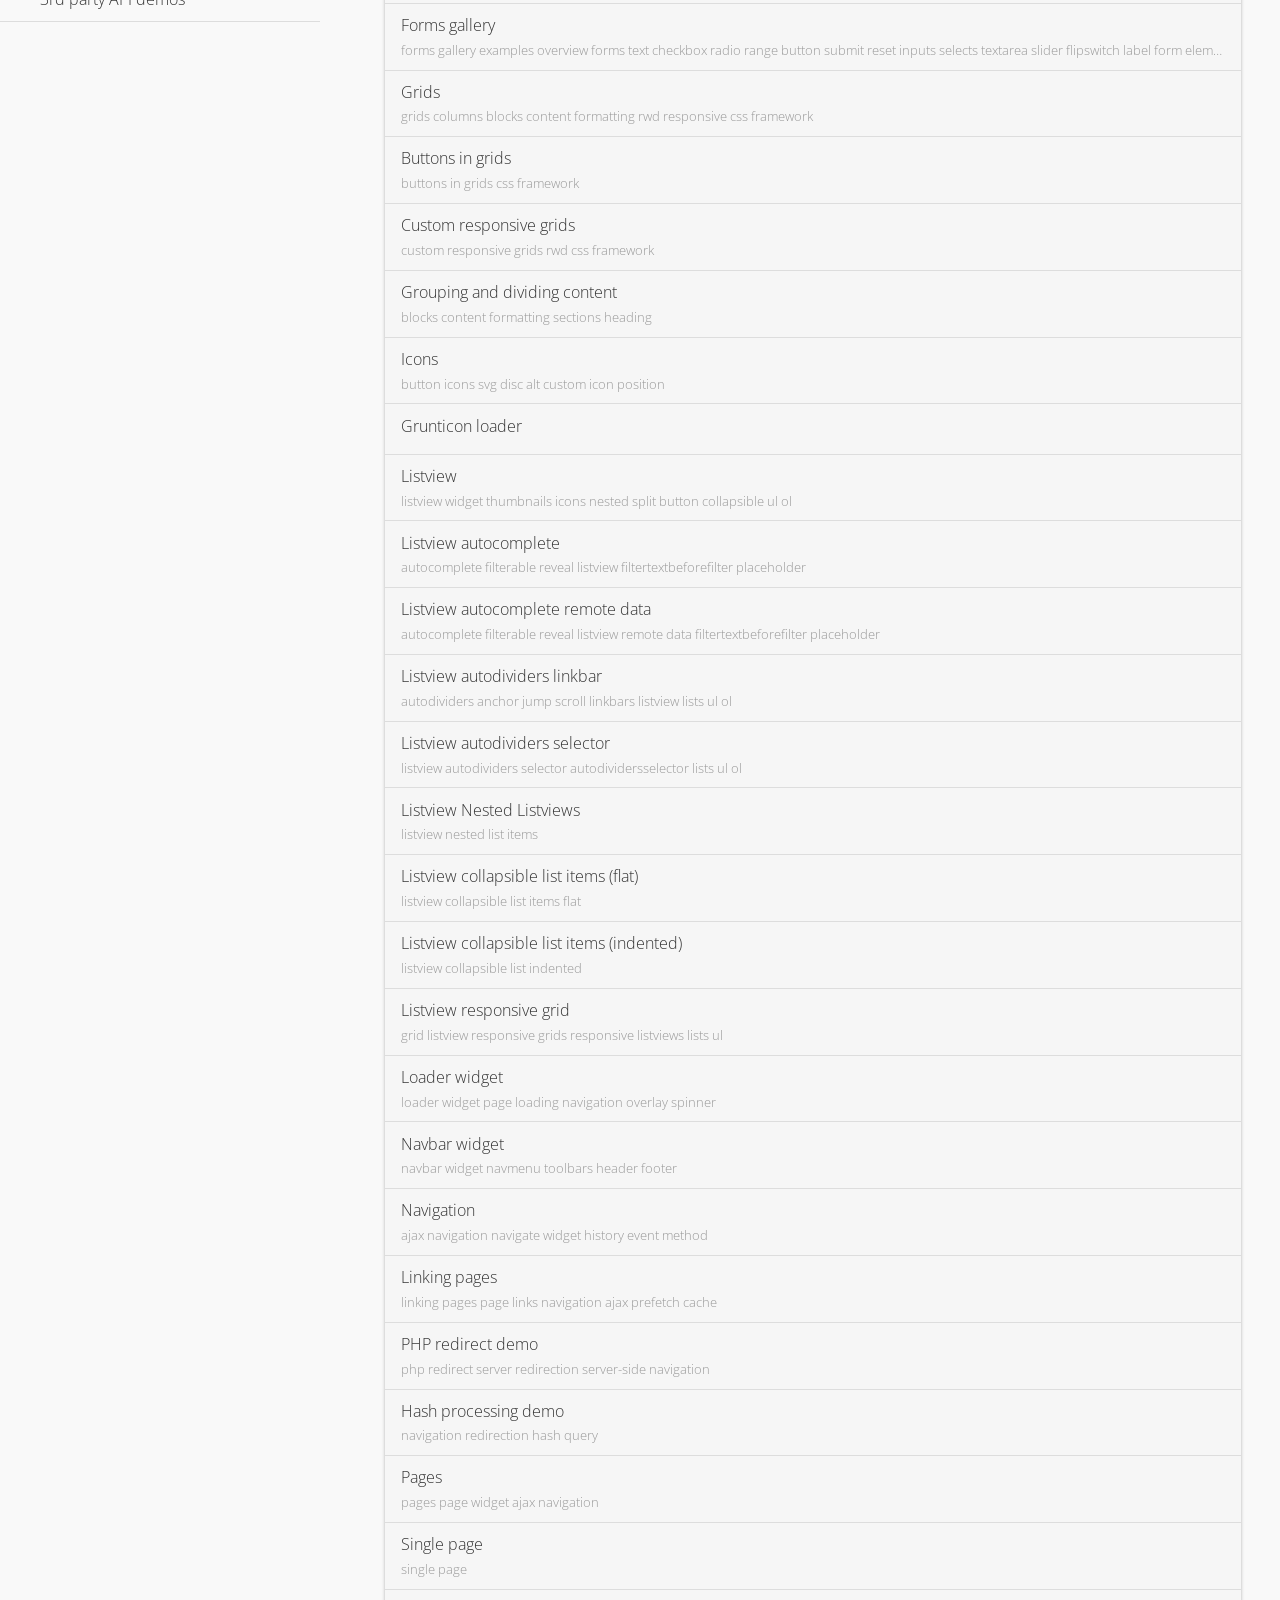
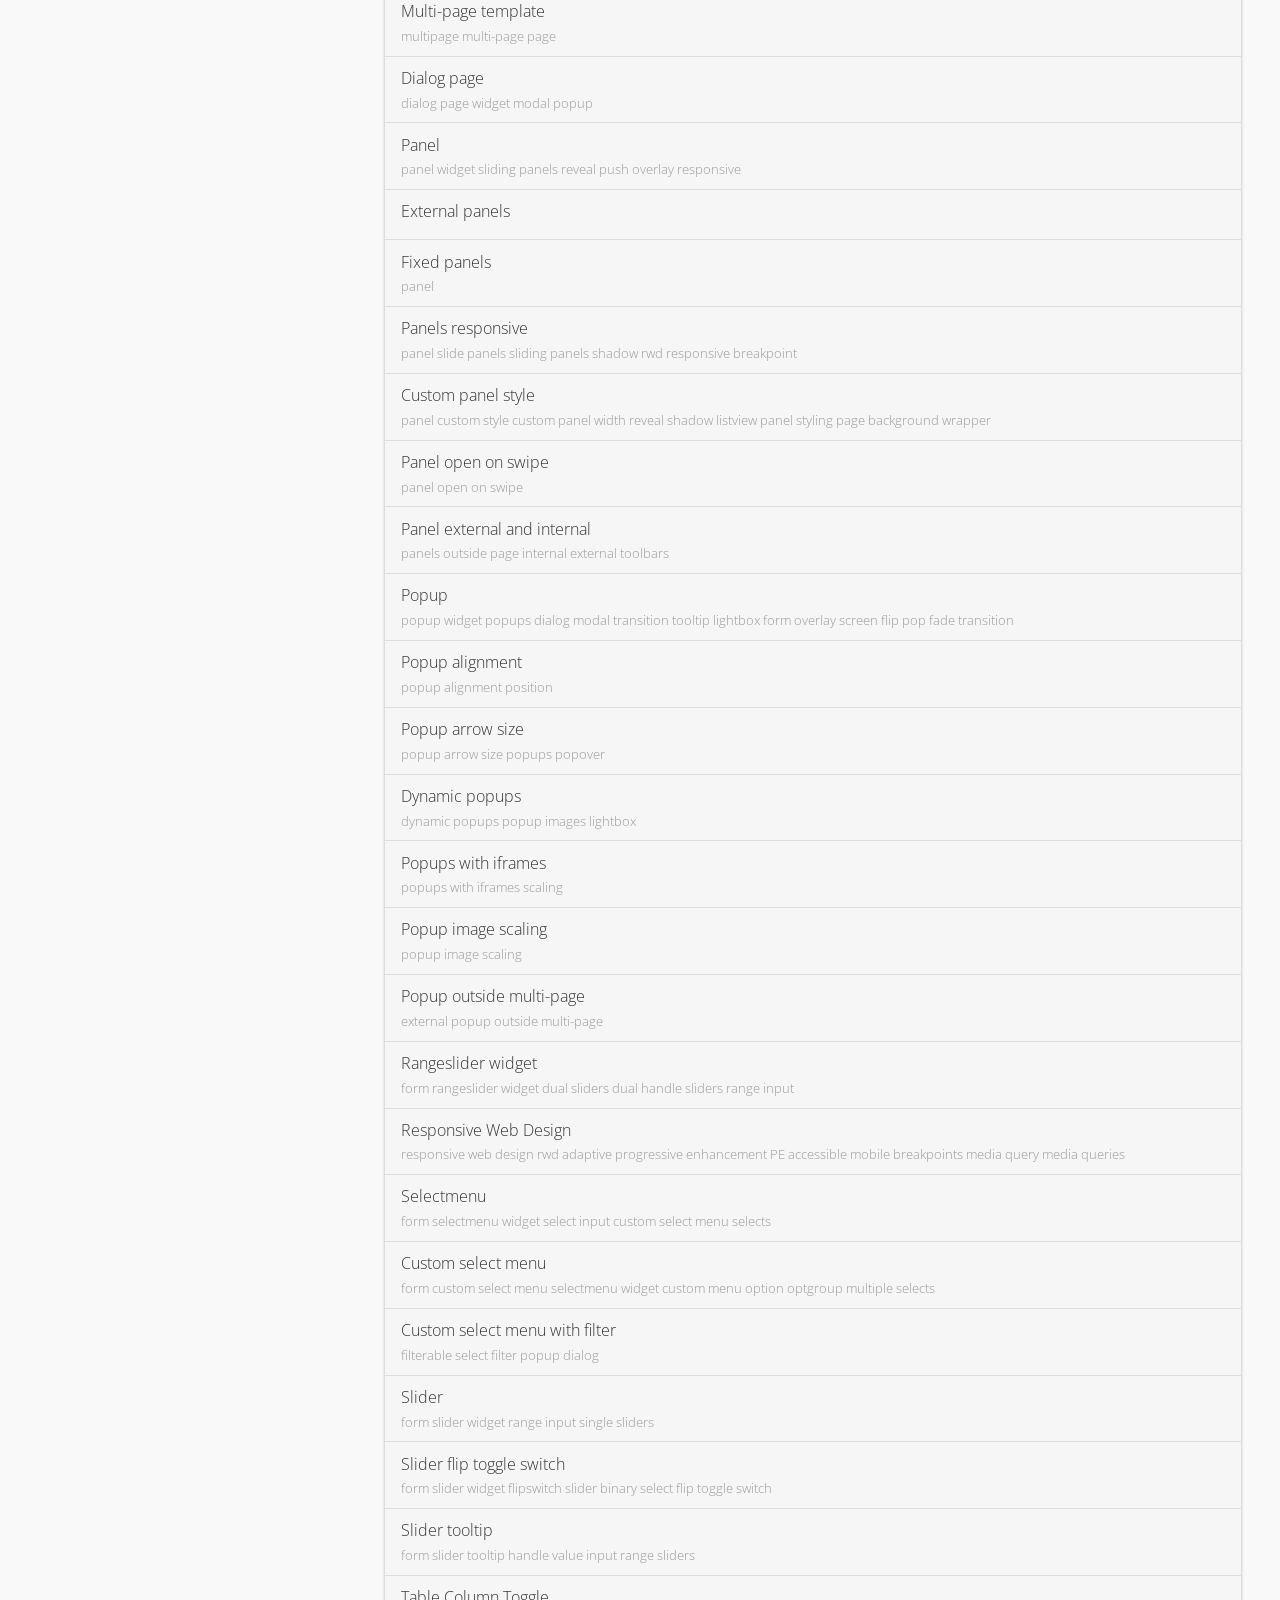
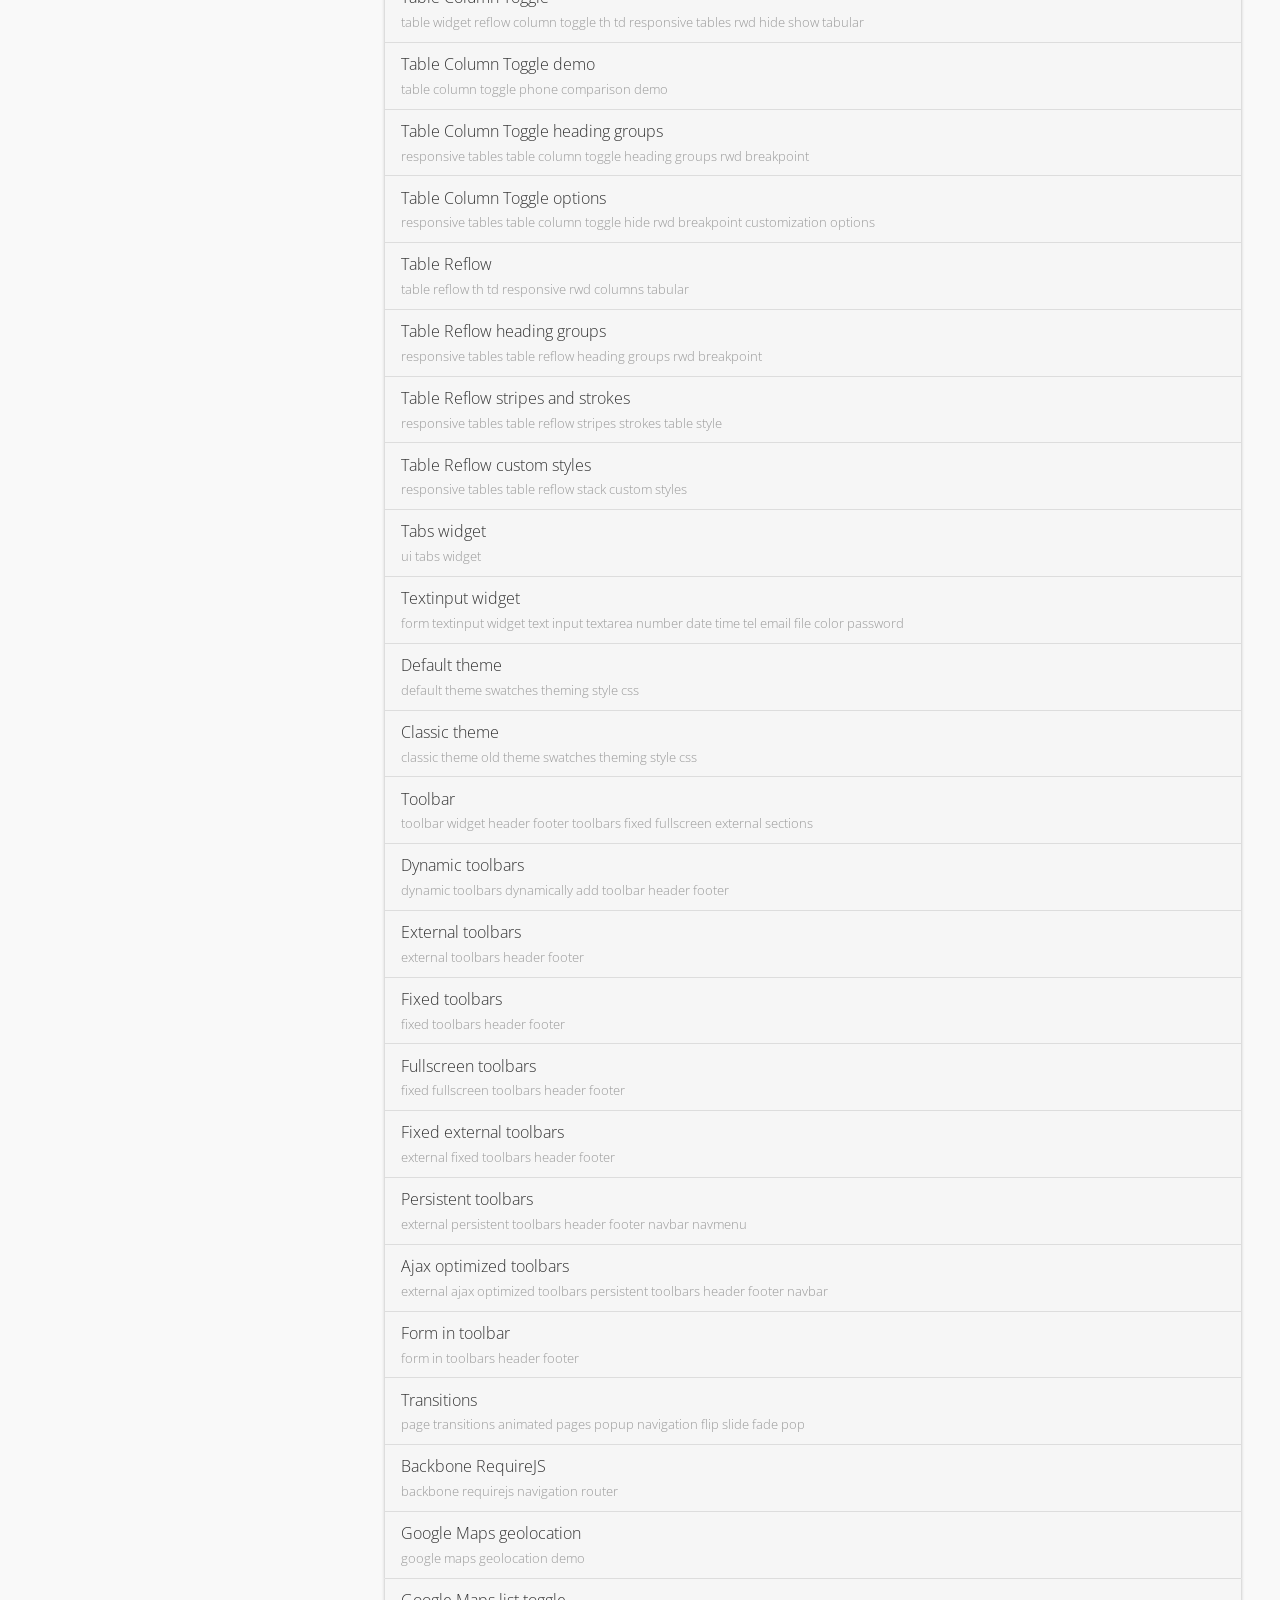
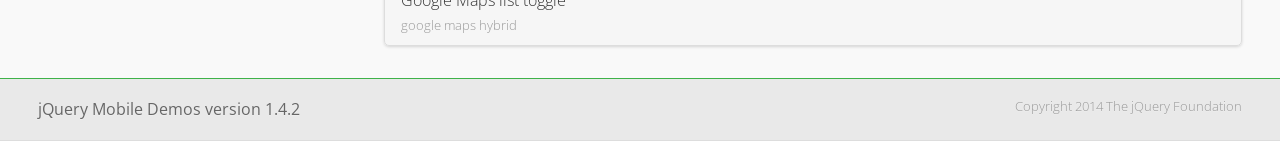
<file: js/lib/jquery.mobile-1.4.2/demos/_search/index.html>
<!DOCTYPE html>
<html>
<head>
	<meta charset="utf-8">
	<meta name="viewport" content="width=device-width, initial-scale=1">
	<title>jQuery Mobile Demos</title>
	<link rel="stylesheet" href="../css/themes/default/jquery.mobile-1.4.2.min.css">
	<link rel="stylesheet" href="../_assets/css/jqm-demos.css">
	<link rel="shortcut icon" href="../_assets/favicon.ico">
    <link rel="stylesheet" href="http://fonts.googleapis.com/css?family=Open+Sans:300,400,700">
	<script src="../js/jquery.js"></script>
	<script src="../_assets/js/index.js"></script>
	<script src="../js/jquery.mobile-1.4.2.min.js"></script>

</head>
<body>
<div data-role="page" class="jqm-demos jqm-demos-index jqm-demos-search-results">

	<div data-role="header" class="jqm-header">
		<h2><a href="../" title="jQuery Mobile Demos home"><img src="../_assets/img/jquery-logo.png" alt="jQuery Mobile"></a></h2>
		<p><span class="jqm-version"></span> Demos</p>
		<a href="#" class="jqm-navmenu-link ui-btn ui-btn-icon-notext ui-corner-all ui-icon-bars ui-nodisc-icon ui-alt-icon ui-btn-left">Menu</a>
		<a href="#" class="jqm-search-link ui-btn ui-btn-icon-notext ui-corner-all ui-icon-search ui-nodisc-icon ui-alt-icon ui-btn-right">Search</a>
	</div><!-- /header -->

	<div role="main" class="ui-content jqm-content">

		<h1>Search Results</h1>

        <div class="jqm-search-results-wrap">
	        <ul class="jqm-list jqm-search-results-list">
<li data-filtertext="demos homepage" data-icon="home"><a href=".././">Home</a></li>
<li data-filtertext="introduction overview getting started"><a href="../intro/" data-ajax="false">Introduction</a></li>
<li data-filtertext="buttons button markup buttonmarkup method anchor link button element"><a href="../button-markup/" data-ajax="false">Buttons</a></li>
<li data-filtertext="form button widget input button submit reset"><a href="../button/" data-ajax="false">Button widget</a></li>
<li data-role="collapsible" data-collapsed-icon="carat-d" data-expanded-icon="carat-u" data-iconpos="right" data-inset="false">
	<h3>Checkboxradio widget</h3>
	<ul>
		<li data-filtertext="form checkboxradio widget checkbox input checkboxes controlgroups"><a href="../checkboxradio-checkbox/" data-ajax="false">Checkboxes</a></li>
		<li data-filtertext="form checkboxradio widget radio input radio buttons controlgroups"><a href="../checkboxradio-radio/" data-ajax="false">Radio buttons</a></li>
	</ul>
</li>
<li data-role="collapsible" data-collapsed-icon="carat-d" data-expanded-icon="carat-u" data-iconpos="right" data-inset="false">
	<h3>Collapsible (set) widget</h3>
	<ul>
		<li data-filtertext="collapsibles content formatting"><a href="../collapsible/" data-ajax="false">Collapsible</a></li>
		<li data-filtertext="dynamic collapsible set accordion append expand"><a href="../collapsible-dynamic/" data-ajax="false">Dynamic collapsibles</a></li>
		<li data-filtertext="accordions collapsible set widget content formatting grouped collapsibles"><a href="../collapsibleset/" data-ajax="false">Collapsible set</a></li>
	</ul>
</li>
<li data-role="collapsible" data-collapsed-icon="carat-d" data-expanded-icon="carat-u" data-iconpos="right" data-inset="false">
	<h3>Controlgroup widget</h3>
	<ul>
		<li data-filtertext="controlgroups selectmenu checkboxradio input grouped buttons horizontal vertical"><a href="../controlgroup/" data-ajax="false">Controlgroup</a></li>
		<li data-filtertext="dynamic controlgroup dynamically add buttons"><a href="../controlgroup-dynamic/" data-ajax="false">Dynamic controlgroups</a></li>
	</ul>
</li>
<li data-filtertext="form datepicker widget date input"><a href="../datepicker/" data-ajax="false">Datepicker</a></li>
<li data-role="collapsible" data-collapsed-icon="carat-d" data-expanded-icon="carat-u" data-iconpos="right" data-inset="false">
	<h3>Events</h3>
	<ul>
		<li data-filtertext="swipe to delete list items listviews swipe events"><a href="../swipe-list/" data-ajax="false">Swipe list items</a></li>
		<li data-filtertext="swipe to navigate swipe page navigation swipe events"><a href="../swipe-page/" data-ajax="false">Swipe page navigation</a></li>
	</ul>
</li>
<li data-filtertext="filterable filter elements sorting searching listview table"><a href="../filterable/" data-ajax="false">Filterable widget</a></li>
<li data-filtertext="form flipswitch widget flip toggle switch binary select checkbox input"><a href="../flipswitch/" data-ajax="false">Flipswitch widget</a></li>
<li data-role="collapsible" data-collapsed-icon="carat-d" data-expanded-icon="carat-u" data-iconpos="right" data-inset="false">
	<h3>Forms</h3>
	<ul>
		<li data-filtertext="forms text checkbox radio range button submit reset inputs selects textarea slider flipswitch label form elements"><a href="../forms/" data-ajax="false">Forms</a></li>
		<li data-filtertext="form hide labels hidden accessible ui-hidden-accessible forms"><a href="../forms-label-hidden-accessible/" data-ajax="false">Hide labels</a></li>
		<li data-filtertext="form field containers fieldcontain ui-field-contain forms"><a href="../forms-field-contain/" data-ajax="false">Field containers</a></li>
		<li data-filtertext="forms disabled form elements"><a href="../forms-disabled/" data-ajax="false">Forms disabled</a></li>
		<li data-filtertext="forms gallery examples overview forms text checkbox radio range button submit reset inputs selects textarea slider flipswitch label form elements"><a href="../forms-gallery/" data-ajax="false">Forms gallery</a></li>
	</ul>
</li>
<li data-role="collapsible" data-collapsed-icon="carat-d" data-expanded-icon="carat-u" data-iconpos="right" data-inset="false">
	<h3>Grids</h3>
	<ul>
		<li data-filtertext="grids columns blocks content formatting rwd responsive css framework"><a href="../grids/" data-ajax="false">Grids</a></li>
		<li data-filtertext="buttons in grids css framework"><a href="../grids-buttons/" data-ajax="false">Buttons in grids</a></li>
		<li data-filtertext="custom responsive grids rwd css framework"><a href="../grids-custom-responsive/" data-ajax="false">Custom responsive grids</a></li>
	</ul>
</li>
<li data-filtertext="blocks content formatting sections heading"><a href="../body-bar-classes/" data-ajax="false">Grouping and dividing content</a></li>
<li data-role="collapsible" data-collapsed-icon="carat-d" data-expanded-icon="carat-u" data-iconpos="right" data-inset="false">
	<h3>Icons</h3>
	<ul>
		<li data-filtertext="button icons svg disc alt custom icon position"><a href="../icons/" data-ajax="false">Icons</a></li>
		<li data-filtertext=""><a href="../icons-grunticon/" data-ajax="false">Grunticon loader</a></li>
	</ul>
</li>
<li data-role="collapsible" data-collapsed-icon="carat-d" data-expanded-icon="carat-u" data-iconpos="right" data-inset="false">
	<h3>Listview widget</h3>
	<ul>
		<li data-filtertext="listview widget thumbnails icons nested split button collapsible ul ol"><a href="../listview/" data-ajax="false">Listview</a></li>
		<li data-filtertext="autocomplete filterable reveal listview filtertextbeforefilter placeholder"><a href="../listview-autocomplete/" data-ajax="false">Listview autocomplete</a></li>
		<li data-filtertext="autocomplete filterable reveal listview remote data filtertextbeforefilter placeholder"><a href="../listview-autocomplete-remote/" data-ajax="false">Listview autocomplete remote data</a></li>
		<li data-filtertext="autodividers anchor jump scroll linkbars listview lists ul ol"><a href="../listview-autodividers-linkbar/" data-ajax="false">Listview autodividers linkbar</a></li>
		<li data-filtertext="listview autodividers selector autodividersselector lists ul ol"><a href="../listview-autodividers-selector/" data-ajax="false">Listview autodividers selector</a></li>
		<li data-filtertext="listview nested list items"><a href="../listview-nested-lists/" data-ajax="false">Listview Nested Listviews</a></li>
		<li data-filtertext="listview collapsible list items flat"><a href="../listview-collapsible-item-flat/" data-ajax="false">Listview collapsible list items (flat)</a></li>
		<li data-filtertext="listview collapsible list indented"><a href="../listview-collapsible-item-indented/" data-ajax="false">Listview collapsible list items (indented)</a></li>
		<li data-filtertext="grid listview responsive grids responsive listviews lists ul"><a href="../listview-grid/" data-ajax="false">Listview responsive grid</a></li>
	</ul>
</li>
<li data-filtertext="loader widget page loading navigation overlay spinner"><a href="../loader/" data-ajax="false">Loader widget</a></li>
<li data-filtertext="navbar widget navmenu toolbars header footer"><a href="../navbar/" data-ajax="false">Navbar widget</a></li>
<li data-role="collapsible" data-collapsed-icon="carat-d" data-expanded-icon="carat-u" data-iconpos="right" data-inset="false">
	<h3>Navigation</h3>
	<ul>
		<li data-filtertext="ajax navigation navigate widget history event method"><a href="../navigation/" data-ajax="false">Navigation</a></li>
		<li data-filtertext="linking pages page links navigation ajax prefetch cache"><a href="../navigation-linking-pages/" data-ajax="false">Linking pages</a></li>
		<li data-filtertext="php redirect server redirection server-side navigation"><a href="../navigation-php-redirect/" data-ajax="false">PHP redirect demo</a></li>
		<li data-filtertext="navigation redirection hash query"><a href="../navigation-hash-processing/" data-ajax="false">Hash processing demo</a></li>
	</ul>
</li>
<li data-role="collapsible" data-collapsed-icon="carat-d" data-expanded-icon="carat-u" data-iconpos="right" data-inset="false">
	<h3>Pages</h3>
	<ul>
		<li data-filtertext="pages page widget ajax navigation"><a href="../pages/" data-ajax="false">Pages</a></li>
		<li data-filtertext="single page"><a href="../pages-single-page/" data-ajax="false">Single page</a></li>
		<li data-filtertext="multipage multi-page page"><a href="../pages-multi-page/" data-ajax="false">Multi-page template</a></li>
		<li data-filtertext="dialog page widget modal popup"><a href="../pages-dialog/" data-ajax="false">Dialog page</a></li>
	</ul>
</li>
<li data-role="collapsible" data-collapsed-icon="carat-d" data-expanded-icon="carat-u" data-iconpos="right" data-inset="false">
	<h3>Panel widget</h3>
	<ul>
		<li data-filtertext="panel widget sliding panels reveal push overlay responsive"><a href="../panel/" data-ajax="false">Panel</a></li>
		<li data-filtertext=""><a href="../panel-external/" data-ajax="false">External panels</a></li>
		<li data-filtertext="panel "><a href="../panel-fixed/" data-ajax="false">Fixed panels</a></li>
		<li data-filtertext="panel slide panels sliding panels shadow rwd responsive breakpoint"><a href="../panel-responsive/" data-ajax="false">Panels responsive</a></li>
		<li data-filtertext="panel custom style custom panel width reveal shadow listview panel styling page background wrapper"><a href="../panel-styling/" data-ajax="false">Custom panel style</a></li>
		<li data-filtertext="panel open on swipe"><a href="../panel-swipe-open/" data-ajax="false">Panel open on swipe</a></li>
		<li data-filtertext="panels outside page internal external toolbars"><a href="../panel-external-internal/" data-ajax="false">Panel external and internal</a></li>
	</ul>
</li>
<li data-role="collapsible" data-collapsed-icon="carat-d" data-expanded-icon="carat-u" data-iconpos="right" data-inset="false">
	<h3>Popup widget</h3>
	<ul>
		<li data-filtertext="popup widget popups dialog modal transition tooltip lightbox form overlay screen flip pop fade transition"><a href="../popup/" data-ajax="false">Popup</a></li>
		<li data-filtertext="popup alignment position"><a href="../popup-alignment/" data-ajax="false">Popup alignment</a></li>
		<li data-filtertext="popup arrow size popups popover"><a href="../popup-arrow-size/" data-ajax="false">Popup arrow size</a></li>
		<li data-filtertext="dynamic popups popup images lightbox"><a href="../popup-dynamic/" data-ajax="false">Dynamic popups</a></li>
		<li data-filtertext="popups with iframes scaling"><a href="../popup-iframe/" data-ajax="false">Popups with iframes</a></li>
		<li data-filtertext="popup image scaling"><a href="../popup-image-scaling/" data-ajax="false">Popup image scaling</a></li>
		<li data-filtertext="external popup outside multi-page"><a href="../popup-outside-multipage" data-ajax="false">Popup outside multi-page</a></li>
	</ul>
</li>
<li data-filtertext="form rangeslider widget dual sliders dual handle sliders range input"><a href="../rangeslider/" data-ajax="false">Rangeslider widget</a></li>
<li data-filtertext="responsive web design rwd adaptive progressive enhancement PE accessible mobile breakpoints media query media queries"><a href="../rwd/" data-ajax="false">Responsive Web Design</a></li>
<li data-role="collapsible" data-collapsed-icon="carat-d" data-expanded-icon="carat-u" data-iconpos="right" data-inset="false">
	<h3>Selectmenu widget</h3>
	<ul>
		<li data-filtertext="form selectmenu widget select input custom select menu selects"><a href="../selectmenu/" data-ajax="false">Selectmenu</a></li>
		<li data-filtertext="form custom select menu selectmenu widget custom menu option optgroup multiple selects"><a href="../selectmenu-custom/" data-ajax="false">Custom select menu</a></li>
		<li data-filtertext="filterable select filter popup dialog"><a href="../selectmenu-custom-filter/" data-ajax="false">Custom select menu with filter</a></li>
	</ul>
</li>
<li data-role="collapsible" data-collapsed-icon="carat-d" data-expanded-icon="carat-u" data-iconpos="right" data-inset="false">
	<h3>Slider widget</h3>
	<ul>
		<li data-filtertext="form slider widget range input single sliders"><a href="../slider/" data-ajax="false">Slider</a></li>
		<li data-filtertext="form slider widget flipswitch slider binary select flip toggle switch"><a href="../slider-flipswitch/" data-ajax="false">Slider flip toggle switch</a></li>
		<li data-filtertext="form slider tooltip handle value input range sliders"><a href="../slider-tooltip/" data-ajax="false">Slider tooltip</a></li>
	</ul>
</li>
<li data-role="collapsible" data-collapsed-icon="carat-d" data-expanded-icon="carat-u" data-iconpos="right" data-inset="false">
	<h3>Table widget</h3>
	<ul>
		<li data-filtertext="table widget reflow column toggle th td responsive tables rwd hide show tabular"><a href="../table-column-toggle/" data-ajax="false">Table Column Toggle</a></li>
		<li data-filtertext="table column toggle phone comparison demo"><a href="../table-column-toggle-example/" data-ajax="false">Table Column Toggle demo</a></li>
		<li data-filtertext="responsive tables table column toggle heading groups rwd breakpoint"><a href="../table-column-toggle-heading-groups/" data-ajax="false">Table Column Toggle heading groups</a></li>
		<li data-filtertext="responsive tables table column toggle hide rwd breakpoint customization options"><a href="../table-column-toggle-options/" data-ajax="false">Table Column Toggle options</a></li>
		<li data-filtertext="table reflow th td responsive rwd columns tabular"><a href="../table-reflow/" data-ajax="false">Table Reflow</a></li>
		<li data-filtertext="responsive tables table reflow heading groups rwd breakpoint"><a href="../table-reflow-heading-groups/" data-ajax="false">Table Reflow heading groups</a></li>
		<li data-filtertext="responsive tables table reflow stripes strokes table style"><a href="../table-reflow-stripes-strokes/" data-ajax="false">Table Reflow stripes and strokes</a></li>
		<li data-filtertext="responsive tables table reflow stack custom styles"><a href="../table-reflow-styling/" data-ajax="false">Table Reflow custom styles</a></li>
	</ul>
</li>
<li data-filtertext="ui tabs widget"><a href="../tabs/" data-ajax="false">Tabs widget</a></li>
<li data-filtertext="form textinput widget text input textarea number date time tel email file color password"><a href="../textinput/" data-ajax="false">Textinput widget</a></li>
<li data-role="collapsible" data-collapsed-icon="carat-d" data-expanded-icon="carat-u" data-iconpos="right" data-inset="false">
	<h3>Theming</h3>
	<ul>
		<li data-filtertext="default theme swatches theming style css"><a href="../theme-default/" data-ajax="false">Default theme</a></li>
		<li data-filtertext="classic theme old theme swatches theming style css"><a href="../theme-classic/" data-ajax="false">Classic theme</a></li>
	</ul>
</li>
<li data-role="collapsible" data-collapsed-icon="carat-d" data-expanded-icon="carat-u" data-iconpos="right" data-inset="false">
	<h3>Toolbar widget</h3>
	<ul>
		<li data-filtertext="toolbar widget header footer toolbars fixed fullscreen external sections"><a href="../toolbar/" data-ajax="false">Toolbar</a></li>
		<li data-filtertext="dynamic toolbars dynamically add toolbar header footer"><a href="../toolbar-dynamic/" data-ajax="false">Dynamic toolbars</a></li>
		<li data-filtertext="external toolbars header footer"><a href="../toolbar-external/" data-ajax="false">External toolbars</a></li>
		<li data-filtertext="fixed toolbars header footer"><a href="../toolbar-fixed/" data-ajax="false">Fixed toolbars</a></li>
		<li data-filtertext="fixed fullscreen toolbars header footer"><a href="../toolbar-fixed-fullscreen/" data-ajax="false">Fullscreen toolbars</a></li>
		<li data-filtertext="external fixed toolbars header footer"><a href="../toolbar-fixed-external/" data-ajax="false">Fixed external toolbars</a></li>
		<li data-filtertext="external persistent toolbars header footer navbar navmenu"><a href="../toolbar-fixed-persistent/" data-ajax="false">Persistent toolbars</a></li>
		<li data-filtertext="external ajax optimized toolbars persistent toolbars header footer navbar"><a href="../toolbar-fixed-persistent-optimized/" data-ajax="false">Ajax optimized toolbars</a></li>
		<li data-filtertext="form in toolbars header footer"><a href="../toolbar-fixed-forms/" data-ajax="false">Form in toolbar</a></li>
	</ul>
</li>
<li data-filtertext="page transitions animated pages popup navigation flip slide fade pop"><a href="../transitions/" data-ajax="false">Transitions</a></li>
<li data-role="collapsible" data-collapsed-icon="carat-d" data-expanded-icon="carat-u" data-iconpos="right" data-inset="false">
	<h3>3rd party API demos</h3>
	<ul>
		<li data-filtertext="backbone requirejs navigation router"><a href="../backbone-requirejs/" data-ajax="false">Backbone RequireJS</a></li>
		<li data-filtertext="google maps geolocation demo"><a href="../map-geolocation/" data-ajax="false">Google Maps geolocation</a></li>
		<li data-filtertext="google maps hybrid"><a href="../map-list-toggle/" data-ajax="false">Google Maps list toggle</a></li>
	</ul>
</li>



	        </ul>
	    </div>

	</div><!-- /content -->
	    <div data-role="panel" class="jqm-navmenu-panel" data-position="left" data-display="overlay" data-theme="a">
	    	<ul class="jqm-list ui-alt-icon ui-nodisc-icon">
<li data-filtertext="demos homepage" data-icon="home"><a href=".././">Home</a></li>
<li data-filtertext="introduction overview getting started"><a href="../intro/" data-ajax="false">Introduction</a></li>
<li data-filtertext="buttons button markup buttonmarkup method anchor link button element"><a href="../button-markup/" data-ajax="false">Buttons</a></li>
<li data-filtertext="form button widget input button submit reset"><a href="../button/" data-ajax="false">Button widget</a></li>
<li data-role="collapsible" data-collapsed-icon="carat-d" data-expanded-icon="carat-u" data-iconpos="right" data-inset="false">
	<h3>Checkboxradio widget</h3>
	<ul>
		<li data-filtertext="form checkboxradio widget checkbox input checkboxes controlgroups"><a href="../checkboxradio-checkbox/" data-ajax="false">Checkboxes</a></li>
		<li data-filtertext="form checkboxradio widget radio input radio buttons controlgroups"><a href="../checkboxradio-radio/" data-ajax="false">Radio buttons</a></li>
	</ul>
</li>
<li data-role="collapsible" data-collapsed-icon="carat-d" data-expanded-icon="carat-u" data-iconpos="right" data-inset="false">
	<h3>Collapsible (set) widget</h3>
	<ul>
		<li data-filtertext="collapsibles content formatting"><a href="../collapsible/" data-ajax="false">Collapsible</a></li>
		<li data-filtertext="dynamic collapsible set accordion append expand"><a href="../collapsible-dynamic/" data-ajax="false">Dynamic collapsibles</a></li>
		<li data-filtertext="accordions collapsible set widget content formatting grouped collapsibles"><a href="../collapsibleset/" data-ajax="false">Collapsible set</a></li>
	</ul>
</li>
<li data-role="collapsible" data-collapsed-icon="carat-d" data-expanded-icon="carat-u" data-iconpos="right" data-inset="false">
	<h3>Controlgroup widget</h3>
	<ul>
		<li data-filtertext="controlgroups selectmenu checkboxradio input grouped buttons horizontal vertical"><a href="../controlgroup/" data-ajax="false">Controlgroup</a></li>
		<li data-filtertext="dynamic controlgroup dynamically add buttons"><a href="../controlgroup-dynamic/" data-ajax="false">Dynamic controlgroups</a></li>
	</ul>
</li>
<li data-filtertext="form datepicker widget date input"><a href="../datepicker/" data-ajax="false">Datepicker</a></li>
<li data-role="collapsible" data-collapsed-icon="carat-d" data-expanded-icon="carat-u" data-iconpos="right" data-inset="false">
	<h3>Events</h3>
	<ul>
		<li data-filtertext="swipe to delete list items listviews swipe events"><a href="../swipe-list/" data-ajax="false">Swipe list items</a></li>
		<li data-filtertext="swipe to navigate swipe page navigation swipe events"><a href="../swipe-page/" data-ajax="false">Swipe page navigation</a></li>
	</ul>
</li>
<li data-filtertext="filterable filter elements sorting searching listview table"><a href="../filterable/" data-ajax="false">Filterable widget</a></li>
<li data-filtertext="form flipswitch widget flip toggle switch binary select checkbox input"><a href="../flipswitch/" data-ajax="false">Flipswitch widget</a></li>
<li data-role="collapsible" data-collapsed-icon="carat-d" data-expanded-icon="carat-u" data-iconpos="right" data-inset="false">
	<h3>Forms</h3>
	<ul>
		<li data-filtertext="forms text checkbox radio range button submit reset inputs selects textarea slider flipswitch label form elements"><a href="../forms/" data-ajax="false">Forms</a></li>
		<li data-filtertext="form hide labels hidden accessible ui-hidden-accessible forms"><a href="../forms-label-hidden-accessible/" data-ajax="false">Hide labels</a></li>
		<li data-filtertext="form field containers fieldcontain ui-field-contain forms"><a href="../forms-field-contain/" data-ajax="false">Field containers</a></li>
		<li data-filtertext="forms disabled form elements"><a href="../forms-disabled/" data-ajax="false">Forms disabled</a></li>
		<li data-filtertext="forms gallery examples overview forms text checkbox radio range button submit reset inputs selects textarea slider flipswitch label form elements"><a href="../forms-gallery/" data-ajax="false">Forms gallery</a></li>
	</ul>
</li>
<li data-role="collapsible" data-collapsed-icon="carat-d" data-expanded-icon="carat-u" data-iconpos="right" data-inset="false">
	<h3>Grids</h3>
	<ul>
		<li data-filtertext="grids columns blocks content formatting rwd responsive css framework"><a href="../grids/" data-ajax="false">Grids</a></li>
		<li data-filtertext="buttons in grids css framework"><a href="../grids-buttons/" data-ajax="false">Buttons in grids</a></li>
		<li data-filtertext="custom responsive grids rwd css framework"><a href="../grids-custom-responsive/" data-ajax="false">Custom responsive grids</a></li>
	</ul>
</li>
<li data-filtertext="blocks content formatting sections heading"><a href="../body-bar-classes/" data-ajax="false">Grouping and dividing content</a></li>
<li data-role="collapsible" data-collapsed-icon="carat-d" data-expanded-icon="carat-u" data-iconpos="right" data-inset="false">
	<h3>Icons</h3>
	<ul>
		<li data-filtertext="button icons svg disc alt custom icon position"><a href="../icons/" data-ajax="false">Icons</a></li>
		<li data-filtertext=""><a href="../icons-grunticon/" data-ajax="false">Grunticon loader</a></li>
	</ul>
</li>
<li data-role="collapsible" data-collapsed-icon="carat-d" data-expanded-icon="carat-u" data-iconpos="right" data-inset="false">
	<h3>Listview widget</h3>
	<ul>
		<li data-filtertext="listview widget thumbnails icons nested split button collapsible ul ol"><a href="../listview/" data-ajax="false">Listview</a></li>
		<li data-filtertext="autocomplete filterable reveal listview filtertextbeforefilter placeholder"><a href="../listview-autocomplete/" data-ajax="false">Listview autocomplete</a></li>
		<li data-filtertext="autocomplete filterable reveal listview remote data filtertextbeforefilter placeholder"><a href="../listview-autocomplete-remote/" data-ajax="false">Listview autocomplete remote data</a></li>
		<li data-filtertext="autodividers anchor jump scroll linkbars listview lists ul ol"><a href="../listview-autodividers-linkbar/" data-ajax="false">Listview autodividers linkbar</a></li>
		<li data-filtertext="listview autodividers selector autodividersselector lists ul ol"><a href="../listview-autodividers-selector/" data-ajax="false">Listview autodividers selector</a></li>
		<li data-filtertext="listview nested list items"><a href="../listview-nested-lists/" data-ajax="false">Listview Nested Listviews</a></li>
		<li data-filtertext="listview collapsible list items flat"><a href="../listview-collapsible-item-flat/" data-ajax="false">Listview collapsible list items (flat)</a></li>
		<li data-filtertext="listview collapsible list indented"><a href="../listview-collapsible-item-indented/" data-ajax="false">Listview collapsible list items (indented)</a></li>
		<li data-filtertext="grid listview responsive grids responsive listviews lists ul"><a href="../listview-grid/" data-ajax="false">Listview responsive grid</a></li>
	</ul>
</li>
<li data-filtertext="loader widget page loading navigation overlay spinner"><a href="../loader/" data-ajax="false">Loader widget</a></li>
<li data-filtertext="navbar widget navmenu toolbars header footer"><a href="../navbar/" data-ajax="false">Navbar widget</a></li>
<li data-role="collapsible" data-collapsed-icon="carat-d" data-expanded-icon="carat-u" data-iconpos="right" data-inset="false">
	<h3>Navigation</h3>
	<ul>
		<li data-filtertext="ajax navigation navigate widget history event method"><a href="../navigation/" data-ajax="false">Navigation</a></li>
		<li data-filtertext="linking pages page links navigation ajax prefetch cache"><a href="../navigation-linking-pages/" data-ajax="false">Linking pages</a></li>
		<li data-filtertext="php redirect server redirection server-side navigation"><a href="../navigation-php-redirect/" data-ajax="false">PHP redirect demo</a></li>
		<li data-filtertext="navigation redirection hash query"><a href="../navigation-hash-processing/" data-ajax="false">Hash processing demo</a></li>
	</ul>
</li>
<li data-role="collapsible" data-collapsed-icon="carat-d" data-expanded-icon="carat-u" data-iconpos="right" data-inset="false">
	<h3>Pages</h3>
	<ul>
		<li data-filtertext="pages page widget ajax navigation"><a href="../pages/" data-ajax="false">Pages</a></li>
		<li data-filtertext="single page"><a href="../pages-single-page/" data-ajax="false">Single page</a></li>
		<li data-filtertext="multipage multi-page page"><a href="../pages-multi-page/" data-ajax="false">Multi-page template</a></li>
		<li data-filtertext="dialog page widget modal popup"><a href="../pages-dialog/" data-ajax="false">Dialog page</a></li>
	</ul>
</li>
<li data-role="collapsible" data-collapsed-icon="carat-d" data-expanded-icon="carat-u" data-iconpos="right" data-inset="false">
	<h3>Panel widget</h3>
	<ul>
		<li data-filtertext="panel widget sliding panels reveal push overlay responsive"><a href="../panel/" data-ajax="false">Panel</a></li>
		<li data-filtertext=""><a href="../panel-external/" data-ajax="false">External panels</a></li>
		<li data-filtertext="panel "><a href="../panel-fixed/" data-ajax="false">Fixed panels</a></li>
		<li data-filtertext="panel slide panels sliding panels shadow rwd responsive breakpoint"><a href="../panel-responsive/" data-ajax="false">Panels responsive</a></li>
		<li data-filtertext="panel custom style custom panel width reveal shadow listview panel styling page background wrapper"><a href="../panel-styling/" data-ajax="false">Custom panel style</a></li>
		<li data-filtertext="panel open on swipe"><a href="../panel-swipe-open/" data-ajax="false">Panel open on swipe</a></li>
		<li data-filtertext="panels outside page internal external toolbars"><a href="../panel-external-internal/" data-ajax="false">Panel external and internal</a></li>
	</ul>
</li>
<li data-role="collapsible" data-collapsed-icon="carat-d" data-expanded-icon="carat-u" data-iconpos="right" data-inset="false">
	<h3>Popup widget</h3>
	<ul>
		<li data-filtertext="popup widget popups dialog modal transition tooltip lightbox form overlay screen flip pop fade transition"><a href="../popup/" data-ajax="false">Popup</a></li>
		<li data-filtertext="popup alignment position"><a href="../popup-alignment/" data-ajax="false">Popup alignment</a></li>
		<li data-filtertext="popup arrow size popups popover"><a href="../popup-arrow-size/" data-ajax="false">Popup arrow size</a></li>
		<li data-filtertext="dynamic popups popup images lightbox"><a href="../popup-dynamic/" data-ajax="false">Dynamic popups</a></li>
		<li data-filtertext="popups with iframes scaling"><a href="../popup-iframe/" data-ajax="false">Popups with iframes</a></li>
		<li data-filtertext="popup image scaling"><a href="../popup-image-scaling/" data-ajax="false">Popup image scaling</a></li>
		<li data-filtertext="external popup outside multi-page"><a href="../popup-outside-multipage" data-ajax="false">Popup outside multi-page</a></li>
	</ul>
</li>
<li data-filtertext="form rangeslider widget dual sliders dual handle sliders range input"><a href="../rangeslider/" data-ajax="false">Rangeslider widget</a></li>
<li data-filtertext="responsive web design rwd adaptive progressive enhancement PE accessible mobile breakpoints media query media queries"><a href="../rwd/" data-ajax="false">Responsive Web Design</a></li>
<li data-role="collapsible" data-collapsed-icon="carat-d" data-expanded-icon="carat-u" data-iconpos="right" data-inset="false">
	<h3>Selectmenu widget</h3>
	<ul>
		<li data-filtertext="form selectmenu widget select input custom select menu selects"><a href="../selectmenu/" data-ajax="false">Selectmenu</a></li>
		<li data-filtertext="form custom select menu selectmenu widget custom menu option optgroup multiple selects"><a href="../selectmenu-custom/" data-ajax="false">Custom select menu</a></li>
		<li data-filtertext="filterable select filter popup dialog"><a href="../selectmenu-custom-filter/" data-ajax="false">Custom select menu with filter</a></li>
	</ul>
</li>
<li data-role="collapsible" data-collapsed-icon="carat-d" data-expanded-icon="carat-u" data-iconpos="right" data-inset="false">
	<h3>Slider widget</h3>
	<ul>
		<li data-filtertext="form slider widget range input single sliders"><a href="../slider/" data-ajax="false">Slider</a></li>
		<li data-filtertext="form slider widget flipswitch slider binary select flip toggle switch"><a href="../slider-flipswitch/" data-ajax="false">Slider flip toggle switch</a></li>
		<li data-filtertext="form slider tooltip handle value input range sliders"><a href="../slider-tooltip/" data-ajax="false">Slider tooltip</a></li>
	</ul>
</li>
<li data-role="collapsible" data-collapsed-icon="carat-d" data-expanded-icon="carat-u" data-iconpos="right" data-inset="false">
	<h3>Table widget</h3>
	<ul>
		<li data-filtertext="table widget reflow column toggle th td responsive tables rwd hide show tabular"><a href="../table-column-toggle/" data-ajax="false">Table Column Toggle</a></li>
		<li data-filtertext="table column toggle phone comparison demo"><a href="../table-column-toggle-example/" data-ajax="false">Table Column Toggle demo</a></li>
		<li data-filtertext="responsive tables table column toggle heading groups rwd breakpoint"><a href="../table-column-toggle-heading-groups/" data-ajax="false">Table Column Toggle heading groups</a></li>
		<li data-filtertext="responsive tables table column toggle hide rwd breakpoint customization options"><a href="../table-column-toggle-options/" data-ajax="false">Table Column Toggle options</a></li>
		<li data-filtertext="table reflow th td responsive rwd columns tabular"><a href="../table-reflow/" data-ajax="false">Table Reflow</a></li>
		<li data-filtertext="responsive tables table reflow heading groups rwd breakpoint"><a href="../table-reflow-heading-groups/" data-ajax="false">Table Reflow heading groups</a></li>
		<li data-filtertext="responsive tables table reflow stripes strokes table style"><a href="../table-reflow-stripes-strokes/" data-ajax="false">Table Reflow stripes and strokes</a></li>
		<li data-filtertext="responsive tables table reflow stack custom styles"><a href="../table-reflow-styling/" data-ajax="false">Table Reflow custom styles</a></li>
	</ul>
</li>
<li data-filtertext="ui tabs widget"><a href="../tabs/" data-ajax="false">Tabs widget</a></li>
<li data-filtertext="form textinput widget text input textarea number date time tel email file color password"><a href="../textinput/" data-ajax="false">Textinput widget</a></li>
<li data-role="collapsible" data-collapsed-icon="carat-d" data-expanded-icon="carat-u" data-iconpos="right" data-inset="false">
	<h3>Theming</h3>
	<ul>
		<li data-filtertext="default theme swatches theming style css"><a href="../theme-default/" data-ajax="false">Default theme</a></li>
		<li data-filtertext="classic theme old theme swatches theming style css"><a href="../theme-classic/" data-ajax="false">Classic theme</a></li>
	</ul>
</li>
<li data-role="collapsible" data-collapsed-icon="carat-d" data-expanded-icon="carat-u" data-iconpos="right" data-inset="false">
	<h3>Toolbar widget</h3>
	<ul>
		<li data-filtertext="toolbar widget header footer toolbars fixed fullscreen external sections"><a href="../toolbar/" data-ajax="false">Toolbar</a></li>
		<li data-filtertext="dynamic toolbars dynamically add toolbar header footer"><a href="../toolbar-dynamic/" data-ajax="false">Dynamic toolbars</a></li>
		<li data-filtertext="external toolbars header footer"><a href="../toolbar-external/" data-ajax="false">External toolbars</a></li>
		<li data-filtertext="fixed toolbars header footer"><a href="../toolbar-fixed/" data-ajax="false">Fixed toolbars</a></li>
		<li data-filtertext="fixed fullscreen toolbars header footer"><a href="../toolbar-fixed-fullscreen/" data-ajax="false">Fullscreen toolbars</a></li>
		<li data-filtertext="external fixed toolbars header footer"><a href="../toolbar-fixed-external/" data-ajax="false">Fixed external toolbars</a></li>
		<li data-filtertext="external persistent toolbars header footer navbar navmenu"><a href="../toolbar-fixed-persistent/" data-ajax="false">Persistent toolbars</a></li>
		<li data-filtertext="external ajax optimized toolbars persistent toolbars header footer navbar"><a href="../toolbar-fixed-persistent-optimized/" data-ajax="false">Ajax optimized toolbars</a></li>
		<li data-filtertext="form in toolbars header footer"><a href="../toolbar-fixed-forms/" data-ajax="false">Form in toolbar</a></li>
	</ul>
</li>
<li data-filtertext="page transitions animated pages popup navigation flip slide fade pop"><a href="../transitions/" data-ajax="false">Transitions</a></li>
<li data-role="collapsible" data-collapsed-icon="carat-d" data-expanded-icon="carat-u" data-iconpos="right" data-inset="false">
	<h3>3rd party API demos</h3>
	<ul>
		<li data-filtertext="backbone requirejs navigation router"><a href="../backbone-requirejs/" data-ajax="false">Backbone RequireJS</a></li>
		<li data-filtertext="google maps geolocation demo"><a href="../map-geolocation/" data-ajax="false">Google Maps geolocation</a></li>
		<li data-filtertext="google maps hybrid"><a href="../map-list-toggle/" data-ajax="false">Google Maps list toggle</a></li>
	</ul>
</li>



		     </ul>
		</div><!-- /panel -->


	<div data-role="footer" data-position="fixed" data-tap-toggle="false" class="jqm-footer">
		<p>jQuery Mobile Demos version <span class="jqm-version"></span></p>
		<p>Copyright 2014 The jQuery Foundation</p>
	</div><!-- /footer -->
	<!-- TODO: This should become an external panel so we can add input to markup (unique ID) -->
    <div data-role="panel" class="jqm-search-panel" data-position="right" data-display="overlay" data-theme="a">
		<div class="jqm-search">
			<ul class="jqm-list" data-filter-placeholder="Search demos..." data-filter-reveal="true">
<li data-filtertext="demos homepage" data-icon="home"><a href=".././">Home</a></li>
<li data-filtertext="introduction overview getting started"><a href="../intro/" data-ajax="false">Introduction</a></li>
<li data-filtertext="buttons button markup buttonmarkup method anchor link button element"><a href="../button-markup/" data-ajax="false">Buttons</a></li>
<li data-filtertext="form button widget input button submit reset"><a href="../button/" data-ajax="false">Button widget</a></li>
<li data-role="collapsible" data-collapsed-icon="carat-d" data-expanded-icon="carat-u" data-iconpos="right" data-inset="false">
	<h3>Checkboxradio widget</h3>
	<ul>
		<li data-filtertext="form checkboxradio widget checkbox input checkboxes controlgroups"><a href="../checkboxradio-checkbox/" data-ajax="false">Checkboxes</a></li>
		<li data-filtertext="form checkboxradio widget radio input radio buttons controlgroups"><a href="../checkboxradio-radio/" data-ajax="false">Radio buttons</a></li>
	</ul>
</li>
<li data-role="collapsible" data-collapsed-icon="carat-d" data-expanded-icon="carat-u" data-iconpos="right" data-inset="false">
	<h3>Collapsible (set) widget</h3>
	<ul>
		<li data-filtertext="collapsibles content formatting"><a href="../collapsible/" data-ajax="false">Collapsible</a></li>
		<li data-filtertext="dynamic collapsible set accordion append expand"><a href="../collapsible-dynamic/" data-ajax="false">Dynamic collapsibles</a></li>
		<li data-filtertext="accordions collapsible set widget content formatting grouped collapsibles"><a href="../collapsibleset/" data-ajax="false">Collapsible set</a></li>
	</ul>
</li>
<li data-role="collapsible" data-collapsed-icon="carat-d" data-expanded-icon="carat-u" data-iconpos="right" data-inset="false">
	<h3>Controlgroup widget</h3>
	<ul>
		<li data-filtertext="controlgroups selectmenu checkboxradio input grouped buttons horizontal vertical"><a href="../controlgroup/" data-ajax="false">Controlgroup</a></li>
		<li data-filtertext="dynamic controlgroup dynamically add buttons"><a href="../controlgroup-dynamic/" data-ajax="false">Dynamic controlgroups</a></li>
	</ul>
</li>
<li data-filtertext="form datepicker widget date input"><a href="../datepicker/" data-ajax="false">Datepicker</a></li>
<li data-role="collapsible" data-collapsed-icon="carat-d" data-expanded-icon="carat-u" data-iconpos="right" data-inset="false">
	<h3>Events</h3>
	<ul>
		<li data-filtertext="swipe to delete list items listviews swipe events"><a href="../swipe-list/" data-ajax="false">Swipe list items</a></li>
		<li data-filtertext="swipe to navigate swipe page navigation swipe events"><a href="../swipe-page/" data-ajax="false">Swipe page navigation</a></li>
	</ul>
</li>
<li data-filtertext="filterable filter elements sorting searching listview table"><a href="../filterable/" data-ajax="false">Filterable widget</a></li>
<li data-filtertext="form flipswitch widget flip toggle switch binary select checkbox input"><a href="../flipswitch/" data-ajax="false">Flipswitch widget</a></li>
<li data-role="collapsible" data-collapsed-icon="carat-d" data-expanded-icon="carat-u" data-iconpos="right" data-inset="false">
	<h3>Forms</h3>
	<ul>
		<li data-filtertext="forms text checkbox radio range button submit reset inputs selects textarea slider flipswitch label form elements"><a href="../forms/" data-ajax="false">Forms</a></li>
		<li data-filtertext="form hide labels hidden accessible ui-hidden-accessible forms"><a href="../forms-label-hidden-accessible/" data-ajax="false">Hide labels</a></li>
		<li data-filtertext="form field containers fieldcontain ui-field-contain forms"><a href="../forms-field-contain/" data-ajax="false">Field containers</a></li>
		<li data-filtertext="forms disabled form elements"><a href="../forms-disabled/" data-ajax="false">Forms disabled</a></li>
		<li data-filtertext="forms gallery examples overview forms text checkbox radio range button submit reset inputs selects textarea slider flipswitch label form elements"><a href="../forms-gallery/" data-ajax="false">Forms gallery</a></li>
	</ul>
</li>
<li data-role="collapsible" data-collapsed-icon="carat-d" data-expanded-icon="carat-u" data-iconpos="right" data-inset="false">
	<h3>Grids</h3>
	<ul>
		<li data-filtertext="grids columns blocks content formatting rwd responsive css framework"><a href="../grids/" data-ajax="false">Grids</a></li>
		<li data-filtertext="buttons in grids css framework"><a href="../grids-buttons/" data-ajax="false">Buttons in grids</a></li>
		<li data-filtertext="custom responsive grids rwd css framework"><a href="../grids-custom-responsive/" data-ajax="false">Custom responsive grids</a></li>
	</ul>
</li>
<li data-filtertext="blocks content formatting sections heading"><a href="../body-bar-classes/" data-ajax="false">Grouping and dividing content</a></li>
<li data-role="collapsible" data-collapsed-icon="carat-d" data-expanded-icon="carat-u" data-iconpos="right" data-inset="false">
	<h3>Icons</h3>
	<ul>
		<li data-filtertext="button icons svg disc alt custom icon position"><a href="../icons/" data-ajax="false">Icons</a></li>
		<li data-filtertext=""><a href="../icons-grunticon/" data-ajax="false">Grunticon loader</a></li>
	</ul>
</li>
<li data-role="collapsible" data-collapsed-icon="carat-d" data-expanded-icon="carat-u" data-iconpos="right" data-inset="false">
	<h3>Listview widget</h3>
	<ul>
		<li data-filtertext="listview widget thumbnails icons nested split button collapsible ul ol"><a href="../listview/" data-ajax="false">Listview</a></li>
		<li data-filtertext="autocomplete filterable reveal listview filtertextbeforefilter placeholder"><a href="../listview-autocomplete/" data-ajax="false">Listview autocomplete</a></li>
		<li data-filtertext="autocomplete filterable reveal listview remote data filtertextbeforefilter placeholder"><a href="../listview-autocomplete-remote/" data-ajax="false">Listview autocomplete remote data</a></li>
		<li data-filtertext="autodividers anchor jump scroll linkbars listview lists ul ol"><a href="../listview-autodividers-linkbar/" data-ajax="false">Listview autodividers linkbar</a></li>
		<li data-filtertext="listview autodividers selector autodividersselector lists ul ol"><a href="../listview-autodividers-selector/" data-ajax="false">Listview autodividers selector</a></li>
		<li data-filtertext="listview nested list items"><a href="../listview-nested-lists/" data-ajax="false">Listview Nested Listviews</a></li>
		<li data-filtertext="listview collapsible list items flat"><a href="../listview-collapsible-item-flat/" data-ajax="false">Listview collapsible list items (flat)</a></li>
		<li data-filtertext="listview collapsible list indented"><a href="../listview-collapsible-item-indented/" data-ajax="false">Listview collapsible list items (indented)</a></li>
		<li data-filtertext="grid listview responsive grids responsive listviews lists ul"><a href="../listview-grid/" data-ajax="false">Listview responsive grid</a></li>
	</ul>
</li>
<li data-filtertext="loader widget page loading navigation overlay spinner"><a href="../loader/" data-ajax="false">Loader widget</a></li>
<li data-filtertext="navbar widget navmenu toolbars header footer"><a href="../navbar/" data-ajax="false">Navbar widget</a></li>
<li data-role="collapsible" data-collapsed-icon="carat-d" data-expanded-icon="carat-u" data-iconpos="right" data-inset="false">
	<h3>Navigation</h3>
	<ul>
		<li data-filtertext="ajax navigation navigate widget history event method"><a href="../navigation/" data-ajax="false">Navigation</a></li>
		<li data-filtertext="linking pages page links navigation ajax prefetch cache"><a href="../navigation-linking-pages/" data-ajax="false">Linking pages</a></li>
		<li data-filtertext="php redirect server redirection server-side navigation"><a href="../navigation-php-redirect/" data-ajax="false">PHP redirect demo</a></li>
		<li data-filtertext="navigation redirection hash query"><a href="../navigation-hash-processing/" data-ajax="false">Hash processing demo</a></li>
	</ul>
</li>
<li data-role="collapsible" data-collapsed-icon="carat-d" data-expanded-icon="carat-u" data-iconpos="right" data-inset="false">
	<h3>Pages</h3>
	<ul>
		<li data-filtertext="pages page widget ajax navigation"><a href="../pages/" data-ajax="false">Pages</a></li>
		<li data-filtertext="single page"><a href="../pages-single-page/" data-ajax="false">Single page</a></li>
		<li data-filtertext="multipage multi-page page"><a href="../pages-multi-page/" data-ajax="false">Multi-page template</a></li>
		<li data-filtertext="dialog page widget modal popup"><a href="../pages-dialog/" data-ajax="false">Dialog page</a></li>
	</ul>
</li>
<li data-role="collapsible" data-collapsed-icon="carat-d" data-expanded-icon="carat-u" data-iconpos="right" data-inset="false">
	<h3>Panel widget</h3>
	<ul>
		<li data-filtertext="panel widget sliding panels reveal push overlay responsive"><a href="../panel/" data-ajax="false">Panel</a></li>
		<li data-filtertext=""><a href="../panel-external/" data-ajax="false">External panels</a></li>
		<li data-filtertext="panel "><a href="../panel-fixed/" data-ajax="false">Fixed panels</a></li>
		<li data-filtertext="panel slide panels sliding panels shadow rwd responsive breakpoint"><a href="../panel-responsive/" data-ajax="false">Panels responsive</a></li>
		<li data-filtertext="panel custom style custom panel width reveal shadow listview panel styling page background wrapper"><a href="../panel-styling/" data-ajax="false">Custom panel style</a></li>
		<li data-filtertext="panel open on swipe"><a href="../panel-swipe-open/" data-ajax="false">Panel open on swipe</a></li>
		<li data-filtertext="panels outside page internal external toolbars"><a href="../panel-external-internal/" data-ajax="false">Panel external and internal</a></li>
	</ul>
</li>
<li data-role="collapsible" data-collapsed-icon="carat-d" data-expanded-icon="carat-u" data-iconpos="right" data-inset="false">
	<h3>Popup widget</h3>
	<ul>
		<li data-filtertext="popup widget popups dialog modal transition tooltip lightbox form overlay screen flip pop fade transition"><a href="../popup/" data-ajax="false">Popup</a></li>
		<li data-filtertext="popup alignment position"><a href="../popup-alignment/" data-ajax="false">Popup alignment</a></li>
		<li data-filtertext="popup arrow size popups popover"><a href="../popup-arrow-size/" data-ajax="false">Popup arrow size</a></li>
		<li data-filtertext="dynamic popups popup images lightbox"><a href="../popup-dynamic/" data-ajax="false">Dynamic popups</a></li>
		<li data-filtertext="popups with iframes scaling"><a href="../popup-iframe/" data-ajax="false">Popups with iframes</a></li>
		<li data-filtertext="popup image scaling"><a href="../popup-image-scaling/" data-ajax="false">Popup image scaling</a></li>
		<li data-filtertext="external popup outside multi-page"><a href="../popup-outside-multipage" data-ajax="false">Popup outside multi-page</a></li>
	</ul>
</li>
<li data-filtertext="form rangeslider widget dual sliders dual handle sliders range input"><a href="../rangeslider/" data-ajax="false">Rangeslider widget</a></li>
<li data-filtertext="responsive web design rwd adaptive progressive enhancement PE accessible mobile breakpoints media query media queries"><a href="../rwd/" data-ajax="false">Responsive Web Design</a></li>
<li data-role="collapsible" data-collapsed-icon="carat-d" data-expanded-icon="carat-u" data-iconpos="right" data-inset="false">
	<h3>Selectmenu widget</h3>
	<ul>
		<li data-filtertext="form selectmenu widget select input custom select menu selects"><a href="../selectmenu/" data-ajax="false">Selectmenu</a></li>
		<li data-filtertext="form custom select menu selectmenu widget custom menu option optgroup multiple selects"><a href="../selectmenu-custom/" data-ajax="false">Custom select menu</a></li>
		<li data-filtertext="filterable select filter popup dialog"><a href="../selectmenu-custom-filter/" data-ajax="false">Custom select menu with filter</a></li>
	</ul>
</li>
<li data-role="collapsible" data-collapsed-icon="carat-d" data-expanded-icon="carat-u" data-iconpos="right" data-inset="false">
	<h3>Slider widget</h3>
	<ul>
		<li data-filtertext="form slider widget range input single sliders"><a href="../slider/" data-ajax="false">Slider</a></li>
		<li data-filtertext="form slider widget flipswitch slider binary select flip toggle switch"><a href="../slider-flipswitch/" data-ajax="false">Slider flip toggle switch</a></li>
		<li data-filtertext="form slider tooltip handle value input range sliders"><a href="../slider-tooltip/" data-ajax="false">Slider tooltip</a></li>
	</ul>
</li>
<li data-role="collapsible" data-collapsed-icon="carat-d" data-expanded-icon="carat-u" data-iconpos="right" data-inset="false">
	<h3>Table widget</h3>
	<ul>
		<li data-filtertext="table widget reflow column toggle th td responsive tables rwd hide show tabular"><a href="../table-column-toggle/" data-ajax="false">Table Column Toggle</a></li>
		<li data-filtertext="table column toggle phone comparison demo"><a href="../table-column-toggle-example/" data-ajax="false">Table Column Toggle demo</a></li>
		<li data-filtertext="responsive tables table column toggle heading groups rwd breakpoint"><a href="../table-column-toggle-heading-groups/" data-ajax="false">Table Column Toggle heading groups</a></li>
		<li data-filtertext="responsive tables table column toggle hide rwd breakpoint customization options"><a href="../table-column-toggle-options/" data-ajax="false">Table Column Toggle options</a></li>
		<li data-filtertext="table reflow th td responsive rwd columns tabular"><a href="../table-reflow/" data-ajax="false">Table Reflow</a></li>
		<li data-filtertext="responsive tables table reflow heading groups rwd breakpoint"><a href="../table-reflow-heading-groups/" data-ajax="false">Table Reflow heading groups</a></li>
		<li data-filtertext="responsive tables table reflow stripes strokes table style"><a href="../table-reflow-stripes-strokes/" data-ajax="false">Table Reflow stripes and strokes</a></li>
		<li data-filtertext="responsive tables table reflow stack custom styles"><a href="../table-reflow-styling/" data-ajax="false">Table Reflow custom styles</a></li>
	</ul>
</li>
<li data-filtertext="ui tabs widget"><a href="../tabs/" data-ajax="false">Tabs widget</a></li>
<li data-filtertext="form textinput widget text input textarea number date time tel email file color password"><a href="../textinput/" data-ajax="false">Textinput widget</a></li>
<li data-role="collapsible" data-collapsed-icon="carat-d" data-expanded-icon="carat-u" data-iconpos="right" data-inset="false">
	<h3>Theming</h3>
	<ul>
		<li data-filtertext="default theme swatches theming style css"><a href="../theme-default/" data-ajax="false">Default theme</a></li>
		<li data-filtertext="classic theme old theme swatches theming style css"><a href="../theme-classic/" data-ajax="false">Classic theme</a></li>
	</ul>
</li>
<li data-role="collapsible" data-collapsed-icon="carat-d" data-expanded-icon="carat-u" data-iconpos="right" data-inset="false">
	<h3>Toolbar widget</h3>
	<ul>
		<li data-filtertext="toolbar widget header footer toolbars fixed fullscreen external sections"><a href="../toolbar/" data-ajax="false">Toolbar</a></li>
		<li data-filtertext="dynamic toolbars dynamically add toolbar header footer"><a href="../toolbar-dynamic/" data-ajax="false">Dynamic toolbars</a></li>
		<li data-filtertext="external toolbars header footer"><a href="../toolbar-external/" data-ajax="false">External toolbars</a></li>
		<li data-filtertext="fixed toolbars header footer"><a href="../toolbar-fixed/" data-ajax="false">Fixed toolbars</a></li>
		<li data-filtertext="fixed fullscreen toolbars header footer"><a href="../toolbar-fixed-fullscreen/" data-ajax="false">Fullscreen toolbars</a></li>
		<li data-filtertext="external fixed toolbars header footer"><a href="../toolbar-fixed-external/" data-ajax="false">Fixed external toolbars</a></li>
		<li data-filtertext="external persistent toolbars header footer navbar navmenu"><a href="../toolbar-fixed-persistent/" data-ajax="false">Persistent toolbars</a></li>
		<li data-filtertext="external ajax optimized toolbars persistent toolbars header footer navbar"><a href="../toolbar-fixed-persistent-optimized/" data-ajax="false">Ajax optimized toolbars</a></li>
		<li data-filtertext="form in toolbars header footer"><a href="../toolbar-fixed-forms/" data-ajax="false">Form in toolbar</a></li>
	</ul>
</li>
<li data-filtertext="page transitions animated pages popup navigation flip slide fade pop"><a href="../transitions/" data-ajax="false">Transitions</a></li>
<li data-role="collapsible" data-collapsed-icon="carat-d" data-expanded-icon="carat-u" data-iconpos="right" data-inset="false">
	<h3>3rd party API demos</h3>
	<ul>
		<li data-filtertext="backbone requirejs navigation router"><a href="../backbone-requirejs/" data-ajax="false">Backbone RequireJS</a></li>
		<li data-filtertext="google maps geolocation demo"><a href="../map-geolocation/" data-ajax="false">Google Maps geolocation</a></li>
		<li data-filtertext="google maps hybrid"><a href="../map-list-toggle/" data-ajax="false">Google Maps list toggle</a></li>
	</ul>
</li>



			</ul>
		</div>
	</div><!-- /panel -->


</div><!-- /page -->

</body>
</html>
</file>
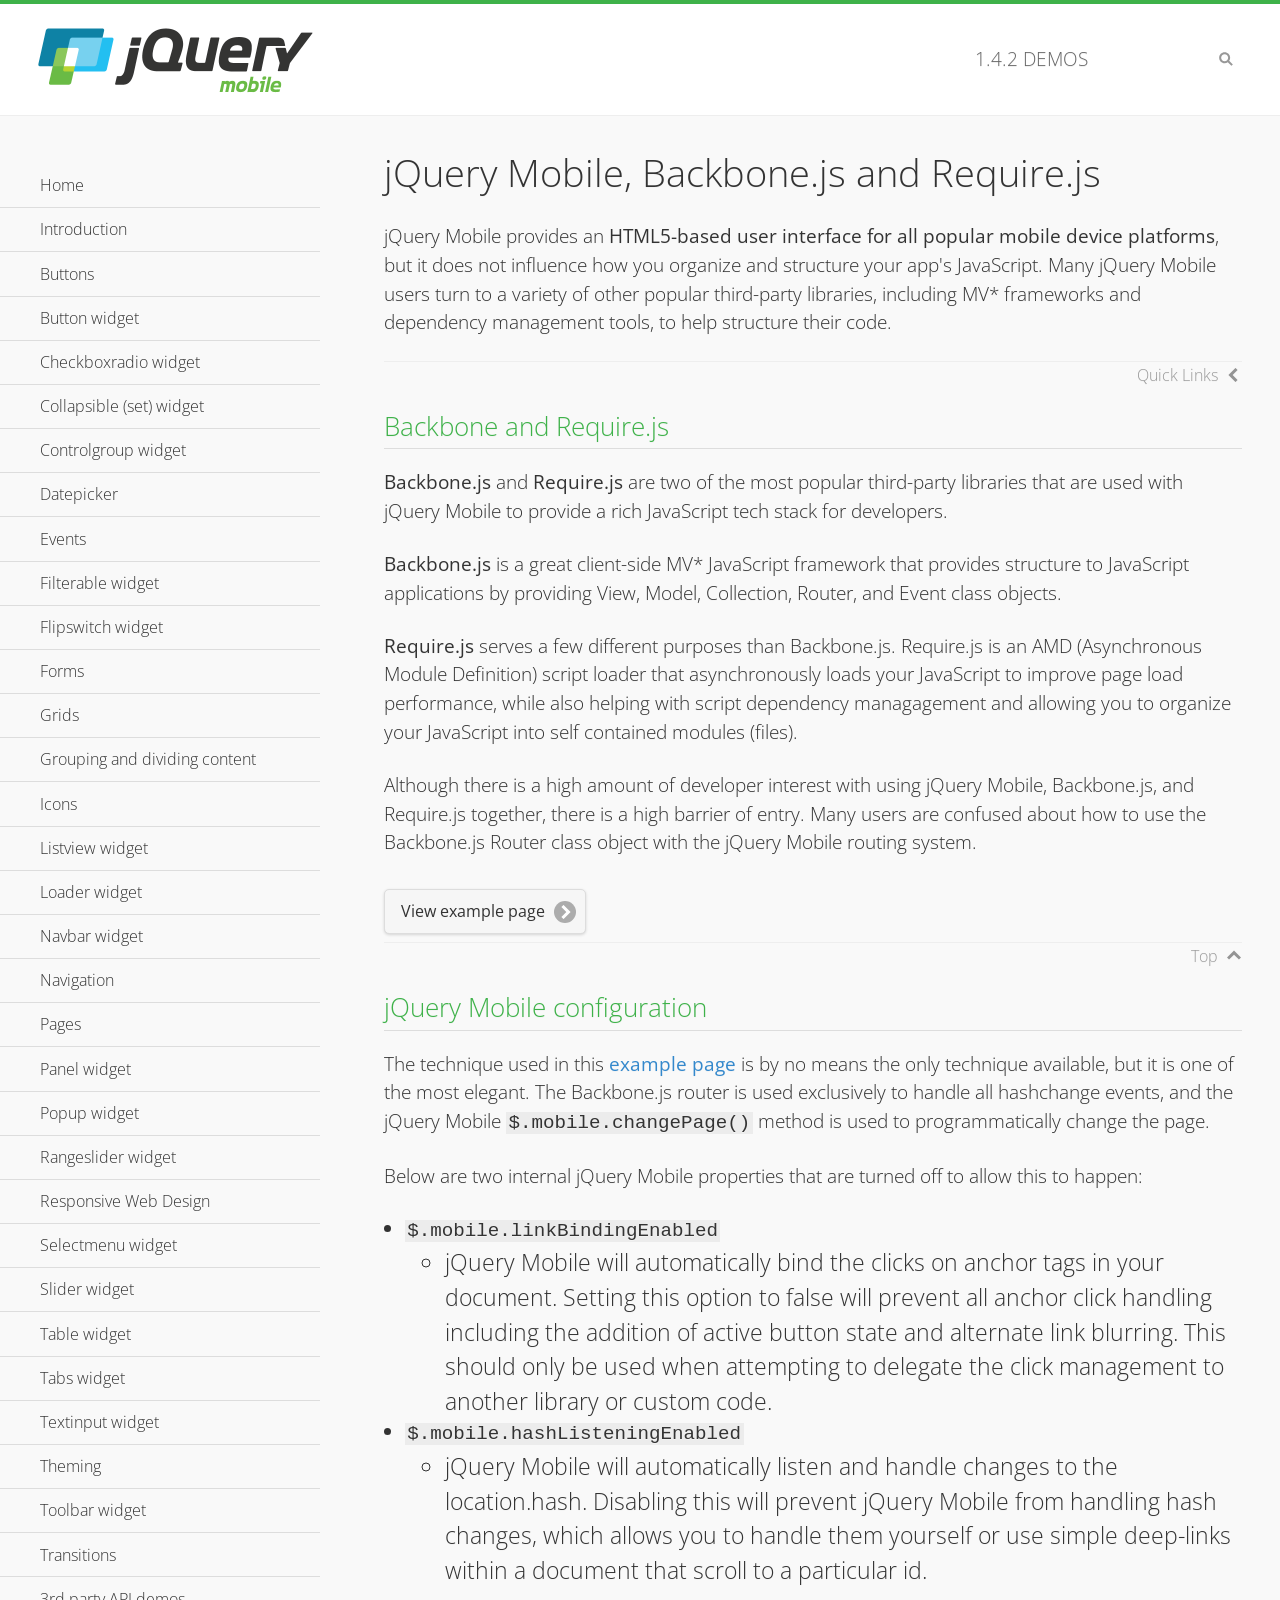
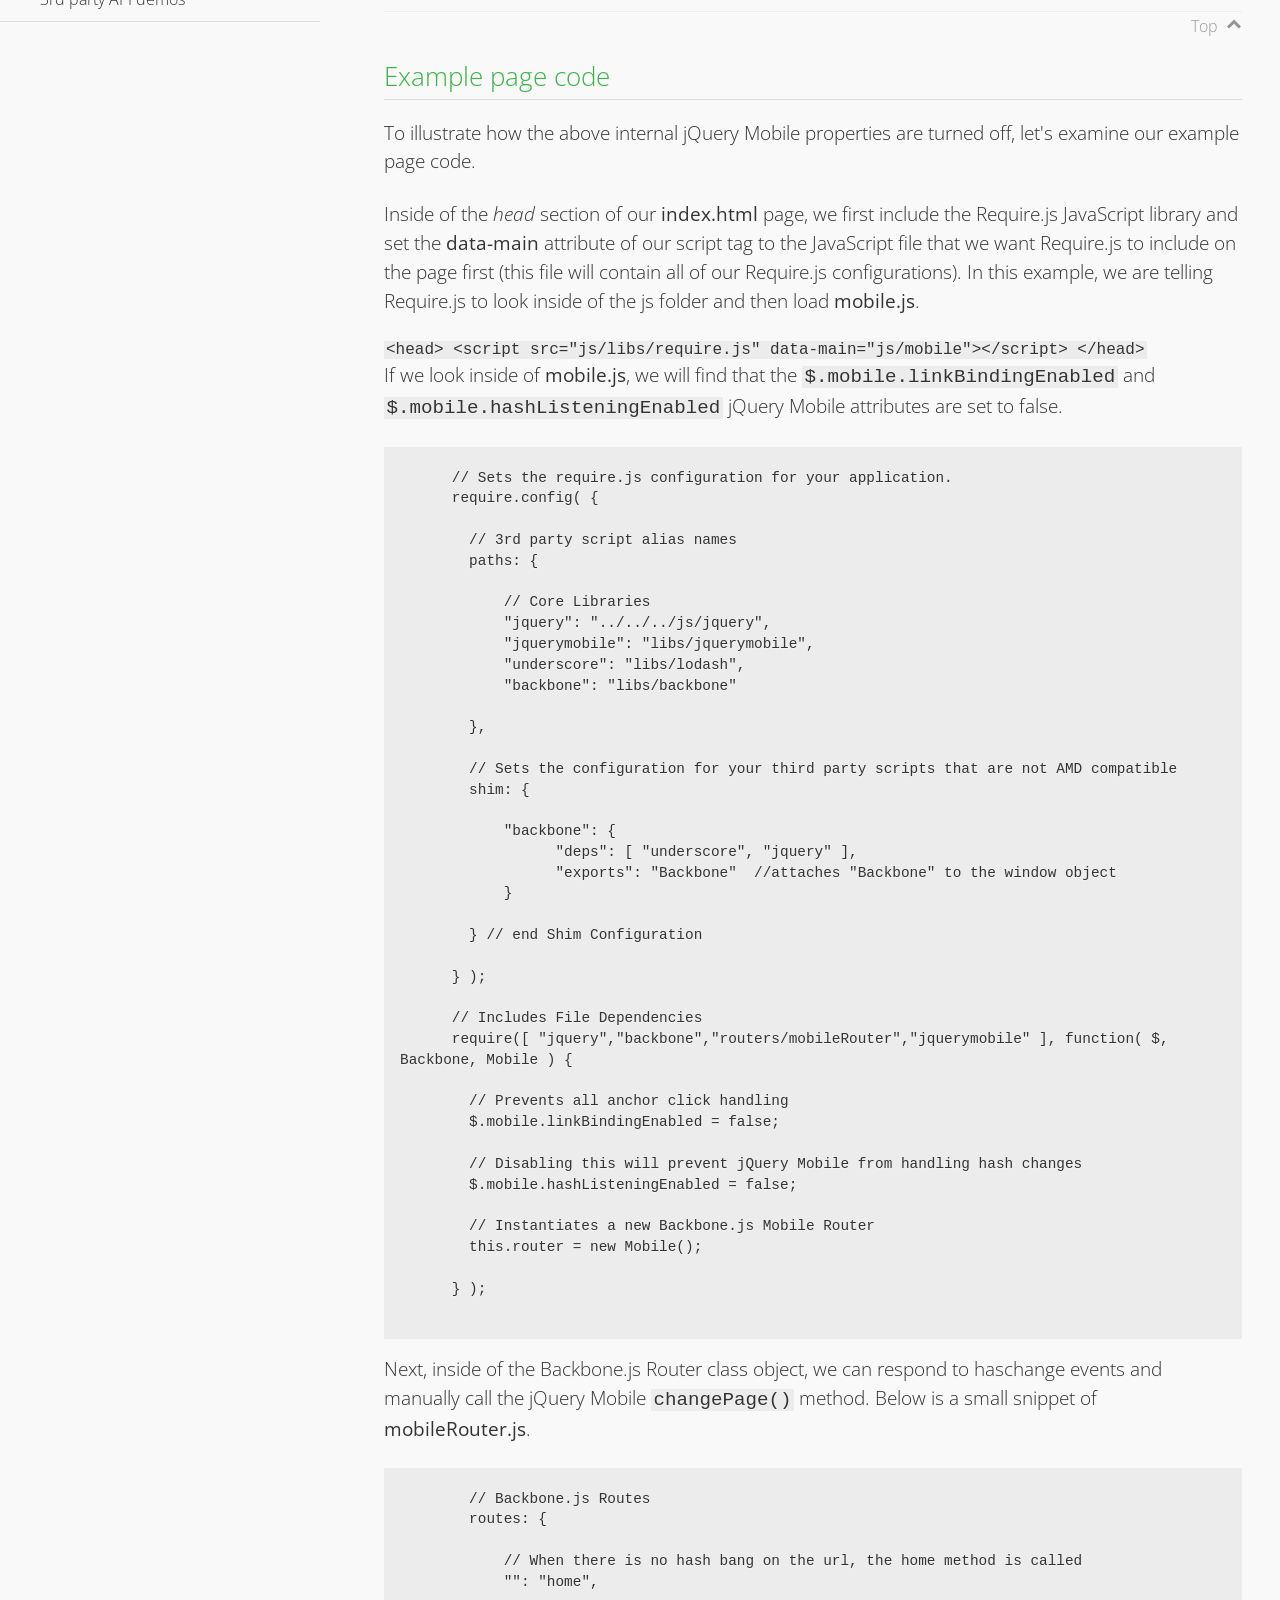
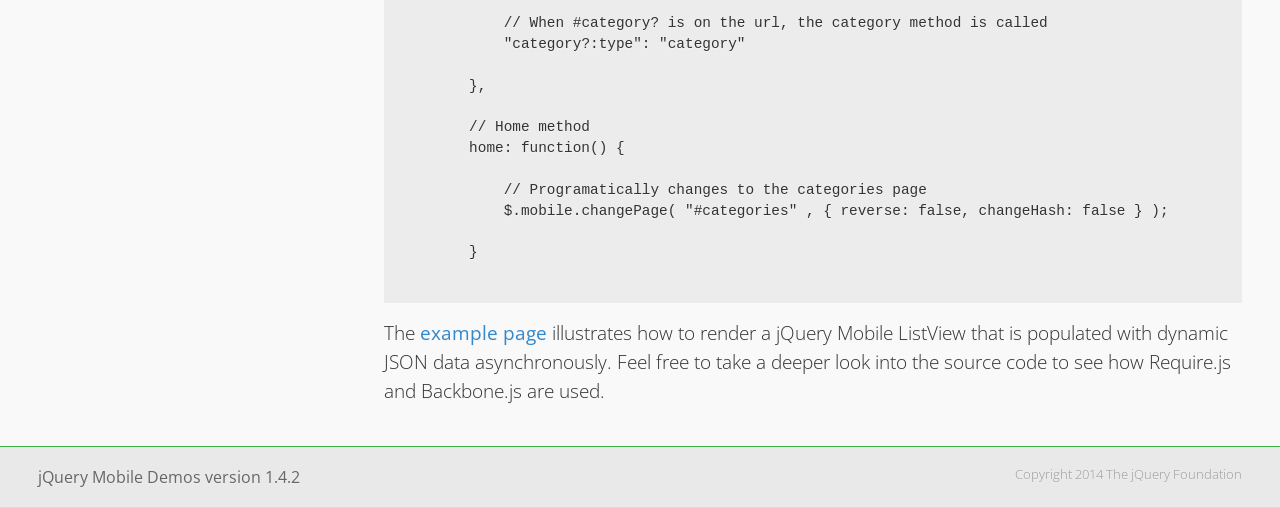
<file: js/lib/jquery.mobile-1.4.2/demos/backbone-requirejs/index.html>
<!DOCTYPE html>
<html>
  <head>
  <meta charset="utf-8">
  <meta name="viewport" content="width=device-width, initial-scale=1">
  <title>jQuery Mobile - Backbone.js and Require.js Apps</title>
	<link rel="shortcut icon" href="../favicon.ico">
    <link rel="stylesheet" href="http://fonts.googleapis.com/css?family=Open+Sans:300,400,700">
	<link rel="stylesheet" href="../css/themes/default/jquery.mobile-1.4.2.min.css">
	<link rel="stylesheet" href="../_assets/css/jqm-demos.css">
	<script src="../js/jquery.js"></script>
	<script src="../_assets/js/index.js"></script>
	<script src="../js/jquery.mobile-1.4.2.min.js"></script>

</head>
<body>
<div data-role="page" class="jqm-demos" data-quicklinks="true">

    <div data-role="header" class="jqm-header">
		<h2><a href="../" title="jQuery Mobile Demos home"><img src="../_assets/img/jquery-logo.png" alt="jQuery Mobile"></a></h2>
		<p><span class="jqm-version"></span> Demos</p>
        <a href="#" class="jqm-navmenu-link ui-btn ui-btn-icon-notext ui-corner-all ui-icon-bars ui-nodisc-icon ui-alt-icon ui-btn-left">Menu</a>
        <a href="#" class="jqm-search-link ui-btn ui-btn-icon-notext ui-corner-all ui-icon-search ui-nodisc-icon ui-alt-icon ui-btn-right">Search</a>
    </div><!-- /header -->

	<div role="main" class="ui-content jqm-content">

      <h1>jQuery Mobile, Backbone.js and Require.js</h1>
      <p>jQuery Mobile provides an <strong>HTML5-based user interface for all popular mobile device platforms</strong>, but it does not influence how you organize and structure your app's JavaScript.  Many jQuery Mobile users turn to a variety of other popular third-party libraries, including MV* frameworks and dependency management tools, to help structure their code.
      </p>

	  <h2>Backbone and Require.js</h2>
      <p><strong>Backbone.js</strong> and <strong>Require.js</strong> are two of the most popular third-party libraries that are used with jQuery Mobile to provide a rich JavaScript tech stack for developers.
      </p>
      <p><strong>Backbone.js</strong> is a great client-side MV* JavaScript framework that provides structure to JavaScript applications by providing View, Model, Collection, Router, and Event class objects.
      </p>
      <p><strong>Require.js</strong> serves a few different purposes than Backbone.js. Require.js is an AMD (Asynchronous Module Definition) script loader that asynchronously loads your JavaScript to improve page load performance, while also helping with script dependency managagement and allowing you to organize your JavaScript into self contained modules (files).
      </p>
      <p>Although there is a high amount of developer interest with using jQuery Mobile, Backbone.js, and Require.js together, there is a high barrier of entry.  Many users are confused about how to use the Backbone.js Router class object with the jQuery Mobile routing system.</p>

	   <a href="backbone-require.html" rel="external" class="ui-btn ui-btn-inline ui-corner-all ui-shadow ui-btn-icon-right ui-icon-carat-r">View example page</a>

      <h2>jQuery Mobile configuration</h2>

      <p>The technique used in this <a href="backbone-require.html" rel="external">example page</a> is by no means the only technique available, but it is one of the most elegant.  The Backbone.js router is used exclusively to handle all hashchange events, and the jQuery Mobile <code>$.mobile.changePage()</code> method is used to programmatically change the page.</p>

      <p>Below are two internal jQuery Mobile properties that are turned off to allow this to happen:</p>

      <ul>
        <li><code>$.mobile.linkBindingEnabled</code>
          <ul>
            <li>jQuery Mobile will automatically bind the clicks on anchor tags in your document. Setting this option to false will prevent all anchor click handling including the addition of active button state and alternate link blurring. This should only be used when attempting to delegate the click management to another library or custom code.</li>
            </ul>
        </li>
        <li><code>$.mobile.hashListeningEnabled</code>
          <ul>
            <li>jQuery Mobile will automatically listen and handle changes to the location.hash. Disabling this will prevent jQuery Mobile from handling hash changes, which allows you to handle them yourself or use simple deep-links within a document that scroll to a particular id.</li>
            </ul>
        </li>
      </ul>
      </p>

	  <h2>Example page code</h2>
      <p>To illustrate how the above internal jQuery Mobile properties are turned off, let's examine our example page code.</p>

      <p>Inside of the <em>head</em> section of our <strong>index.html</strong> page, we first include the Require.js JavaScript library and set the <strong>data-main</strong> attribute of our script tag to the JavaScript file that we want Require.js to include on the page first (this file will contain all of our Require.js configurations).  In this example, we are telling Require.js to look inside of the js folder and then load <strong>mobile.js</strong>.
      </p>

      <code>
        &lt;head&gt;
          &lt;script src=&quot;js/libs/require.js&quot; data-main=&quot;js/mobile&quot;&gt;&lt;/script&gt;
        &lt;/head&gt;
      </code>
      <p>If we look inside of <strong>mobile.js</strong>, we will find that the <code>$.mobile.linkBindingEnabled</code> and <code>$.mobile.hashListeningEnabled</code> jQuery Mobile attributes are set to false.
      </p>
      <pre>
      <code>
      // Sets the require.js configuration for your application.
      require.config( {

        // 3rd party script alias names
        paths: {

            // Core Libraries
            "jquery": "../../../js/jquery",
            "jquerymobile": "libs/jquerymobile",
            "underscore": "libs/lodash",
            "backbone": "libs/backbone"

        },

        // Sets the configuration for your third party scripts that are not AMD compatible
        shim: {

            "backbone": {
                  "deps": [ "underscore", "jquery" ],
                  "exports": "Backbone"  //attaches "Backbone" to the window object
            }

        } // end Shim Configuration

      } );

      // Includes File Dependencies
      require([ "jquery","backbone","routers/mobileRouter","jquerymobile" ], function( $, Backbone, Mobile ) {

        // Prevents all anchor click handling
        $.mobile.linkBindingEnabled = false;

        // Disabling this will prevent jQuery Mobile from handling hash changes
        $.mobile.hashListeningEnabled = false;

        // Instantiates a new Backbone.js Mobile Router
        this.router = new Mobile();

      } );
</code>
</pre>
<p>Next, inside of the Backbone.js Router class object, we can respond to haschange events and manually call the jQuery Mobile <code>changePage()</code> method.  Below is a small snippet of <strong>mobileRouter.js</strong>.</p>
<pre>
<code>
        // Backbone.js Routes
        routes: {

            // When there is no hash bang on the url, the home method is called
            "": "home",

            // When #category? is on the url, the category method is called
            "category?:type": "category"

        },

        // Home method
        home: function() {

            // Programatically changes to the categories page
            $.mobile.changePage( "#categories" , { reverse: false, changeHash: false } );

        }
</code>
</pre>

		<p>The <a href="backbone-require.html" rel="external">example page</a> illustrates how to render a jQuery Mobile ListView that is populated with dynamic JSON data asynchronously. Feel free to take a deeper look into the source code to see how Require.js and Backbone.js are used.</p>

    </div><!-- /content -->
	    <div data-role="panel" class="jqm-navmenu-panel" data-position="left" data-display="overlay" data-theme="a">
	    	<ul class="jqm-list ui-alt-icon ui-nodisc-icon">
<li data-filtertext="demos homepage" data-icon="home"><a href=".././">Home</a></li>
<li data-filtertext="introduction overview getting started"><a href="../intro/" data-ajax="false">Introduction</a></li>
<li data-filtertext="buttons button markup buttonmarkup method anchor link button element"><a href="../button-markup/" data-ajax="false">Buttons</a></li>
<li data-filtertext="form button widget input button submit reset"><a href="../button/" data-ajax="false">Button widget</a></li>
<li data-role="collapsible" data-collapsed-icon="carat-d" data-expanded-icon="carat-u" data-iconpos="right" data-inset="false">
	<h3>Checkboxradio widget</h3>
	<ul>
		<li data-filtertext="form checkboxradio widget checkbox input checkboxes controlgroups"><a href="../checkboxradio-checkbox/" data-ajax="false">Checkboxes</a></li>
		<li data-filtertext="form checkboxradio widget radio input radio buttons controlgroups"><a href="../checkboxradio-radio/" data-ajax="false">Radio buttons</a></li>
	</ul>
</li>
<li data-role="collapsible" data-collapsed-icon="carat-d" data-expanded-icon="carat-u" data-iconpos="right" data-inset="false">
	<h3>Collapsible (set) widget</h3>
	<ul>
		<li data-filtertext="collapsibles content formatting"><a href="../collapsible/" data-ajax="false">Collapsible</a></li>
		<li data-filtertext="dynamic collapsible set accordion append expand"><a href="../collapsible-dynamic/" data-ajax="false">Dynamic collapsibles</a></li>
		<li data-filtertext="accordions collapsible set widget content formatting grouped collapsibles"><a href="../collapsibleset/" data-ajax="false">Collapsible set</a></li>
	</ul>
</li>
<li data-role="collapsible" data-collapsed-icon="carat-d" data-expanded-icon="carat-u" data-iconpos="right" data-inset="false">
	<h3>Controlgroup widget</h3>
	<ul>
		<li data-filtertext="controlgroups selectmenu checkboxradio input grouped buttons horizontal vertical"><a href="../controlgroup/" data-ajax="false">Controlgroup</a></li>
		<li data-filtertext="dynamic controlgroup dynamically add buttons"><a href="../controlgroup-dynamic/" data-ajax="false">Dynamic controlgroups</a></li>
	</ul>
</li>
<li data-filtertext="form datepicker widget date input"><a href="../datepicker/" data-ajax="false">Datepicker</a></li>
<li data-role="collapsible" data-collapsed-icon="carat-d" data-expanded-icon="carat-u" data-iconpos="right" data-inset="false">
	<h3>Events</h3>
	<ul>
		<li data-filtertext="swipe to delete list items listviews swipe events"><a href="../swipe-list/" data-ajax="false">Swipe list items</a></li>
		<li data-filtertext="swipe to navigate swipe page navigation swipe events"><a href="../swipe-page/" data-ajax="false">Swipe page navigation</a></li>
	</ul>
</li>
<li data-filtertext="filterable filter elements sorting searching listview table"><a href="../filterable/" data-ajax="false">Filterable widget</a></li>
<li data-filtertext="form flipswitch widget flip toggle switch binary select checkbox input"><a href="../flipswitch/" data-ajax="false">Flipswitch widget</a></li>
<li data-role="collapsible" data-collapsed-icon="carat-d" data-expanded-icon="carat-u" data-iconpos="right" data-inset="false">
	<h3>Forms</h3>
	<ul>
		<li data-filtertext="forms text checkbox radio range button submit reset inputs selects textarea slider flipswitch label form elements"><a href="../forms/" data-ajax="false">Forms</a></li>
		<li data-filtertext="form hide labels hidden accessible ui-hidden-accessible forms"><a href="../forms-label-hidden-accessible/" data-ajax="false">Hide labels</a></li>
		<li data-filtertext="form field containers fieldcontain ui-field-contain forms"><a href="../forms-field-contain/" data-ajax="false">Field containers</a></li>
		<li data-filtertext="forms disabled form elements"><a href="../forms-disabled/" data-ajax="false">Forms disabled</a></li>
		<li data-filtertext="forms gallery examples overview forms text checkbox radio range button submit reset inputs selects textarea slider flipswitch label form elements"><a href="../forms-gallery/" data-ajax="false">Forms gallery</a></li>
	</ul>
</li>
<li data-role="collapsible" data-collapsed-icon="carat-d" data-expanded-icon="carat-u" data-iconpos="right" data-inset="false">
	<h3>Grids</h3>
	<ul>
		<li data-filtertext="grids columns blocks content formatting rwd responsive css framework"><a href="../grids/" data-ajax="false">Grids</a></li>
		<li data-filtertext="buttons in grids css framework"><a href="../grids-buttons/" data-ajax="false">Buttons in grids</a></li>
		<li data-filtertext="custom responsive grids rwd css framework"><a href="../grids-custom-responsive/" data-ajax="false">Custom responsive grids</a></li>
	</ul>
</li>
<li data-filtertext="blocks content formatting sections heading"><a href="../body-bar-classes/" data-ajax="false">Grouping and dividing content</a></li>
<li data-role="collapsible" data-collapsed-icon="carat-d" data-expanded-icon="carat-u" data-iconpos="right" data-inset="false">
	<h3>Icons</h3>
	<ul>
		<li data-filtertext="button icons svg disc alt custom icon position"><a href="../icons/" data-ajax="false">Icons</a></li>
		<li data-filtertext=""><a href="../icons-grunticon/" data-ajax="false">Grunticon loader</a></li>
	</ul>
</li>
<li data-role="collapsible" data-collapsed-icon="carat-d" data-expanded-icon="carat-u" data-iconpos="right" data-inset="false">
	<h3>Listview widget</h3>
	<ul>
		<li data-filtertext="listview widget thumbnails icons nested split button collapsible ul ol"><a href="../listview/" data-ajax="false">Listview</a></li>
		<li data-filtertext="autocomplete filterable reveal listview filtertextbeforefilter placeholder"><a href="../listview-autocomplete/" data-ajax="false">Listview autocomplete</a></li>
		<li data-filtertext="autocomplete filterable reveal listview remote data filtertextbeforefilter placeholder"><a href="../listview-autocomplete-remote/" data-ajax="false">Listview autocomplete remote data</a></li>
		<li data-filtertext="autodividers anchor jump scroll linkbars listview lists ul ol"><a href="../listview-autodividers-linkbar/" data-ajax="false">Listview autodividers linkbar</a></li>
		<li data-filtertext="listview autodividers selector autodividersselector lists ul ol"><a href="../listview-autodividers-selector/" data-ajax="false">Listview autodividers selector</a></li>
		<li data-filtertext="listview nested list items"><a href="../listview-nested-lists/" data-ajax="false">Listview Nested Listviews</a></li>
		<li data-filtertext="listview collapsible list items flat"><a href="../listview-collapsible-item-flat/" data-ajax="false">Listview collapsible list items (flat)</a></li>
		<li data-filtertext="listview collapsible list indented"><a href="../listview-collapsible-item-indented/" data-ajax="false">Listview collapsible list items (indented)</a></li>
		<li data-filtertext="grid listview responsive grids responsive listviews lists ul"><a href="../listview-grid/" data-ajax="false">Listview responsive grid</a></li>
	</ul>
</li>
<li data-filtertext="loader widget page loading navigation overlay spinner"><a href="../loader/" data-ajax="false">Loader widget</a></li>
<li data-filtertext="navbar widget navmenu toolbars header footer"><a href="../navbar/" data-ajax="false">Navbar widget</a></li>
<li data-role="collapsible" data-collapsed-icon="carat-d" data-expanded-icon="carat-u" data-iconpos="right" data-inset="false">
	<h3>Navigation</h3>
	<ul>
		<li data-filtertext="ajax navigation navigate widget history event method"><a href="../navigation/" data-ajax="false">Navigation</a></li>
		<li data-filtertext="linking pages page links navigation ajax prefetch cache"><a href="../navigation-linking-pages/" data-ajax="false">Linking pages</a></li>
		<li data-filtertext="php redirect server redirection server-side navigation"><a href="../navigation-php-redirect/" data-ajax="false">PHP redirect demo</a></li>
		<li data-filtertext="navigation redirection hash query"><a href="../navigation-hash-processing/" data-ajax="false">Hash processing demo</a></li>
	</ul>
</li>
<li data-role="collapsible" data-collapsed-icon="carat-d" data-expanded-icon="carat-u" data-iconpos="right" data-inset="false">
	<h3>Pages</h3>
	<ul>
		<li data-filtertext="pages page widget ajax navigation"><a href="../pages/" data-ajax="false">Pages</a></li>
		<li data-filtertext="single page"><a href="../pages-single-page/" data-ajax="false">Single page</a></li>
		<li data-filtertext="multipage multi-page page"><a href="../pages-multi-page/" data-ajax="false">Multi-page template</a></li>
		<li data-filtertext="dialog page widget modal popup"><a href="../pages-dialog/" data-ajax="false">Dialog page</a></li>
	</ul>
</li>
<li data-role="collapsible" data-collapsed-icon="carat-d" data-expanded-icon="carat-u" data-iconpos="right" data-inset="false">
	<h3>Panel widget</h3>
	<ul>
		<li data-filtertext="panel widget sliding panels reveal push overlay responsive"><a href="../panel/" data-ajax="false">Panel</a></li>
		<li data-filtertext=""><a href="../panel-external/" data-ajax="false">External panels</a></li>
		<li data-filtertext="panel "><a href="../panel-fixed/" data-ajax="false">Fixed panels</a></li>
		<li data-filtertext="panel slide panels sliding panels shadow rwd responsive breakpoint"><a href="../panel-responsive/" data-ajax="false">Panels responsive</a></li>
		<li data-filtertext="panel custom style custom panel width reveal shadow listview panel styling page background wrapper"><a href="../panel-styling/" data-ajax="false">Custom panel style</a></li>
		<li data-filtertext="panel open on swipe"><a href="../panel-swipe-open/" data-ajax="false">Panel open on swipe</a></li>
		<li data-filtertext="panels outside page internal external toolbars"><a href="../panel-external-internal/" data-ajax="false">Panel external and internal</a></li>
	</ul>
</li>
<li data-role="collapsible" data-collapsed-icon="carat-d" data-expanded-icon="carat-u" data-iconpos="right" data-inset="false">
	<h3>Popup widget</h3>
	<ul>
		<li data-filtertext="popup widget popups dialog modal transition tooltip lightbox form overlay screen flip pop fade transition"><a href="../popup/" data-ajax="false">Popup</a></li>
		<li data-filtertext="popup alignment position"><a href="../popup-alignment/" data-ajax="false">Popup alignment</a></li>
		<li data-filtertext="popup arrow size popups popover"><a href="../popup-arrow-size/" data-ajax="false">Popup arrow size</a></li>
		<li data-filtertext="dynamic popups popup images lightbox"><a href="../popup-dynamic/" data-ajax="false">Dynamic popups</a></li>
		<li data-filtertext="popups with iframes scaling"><a href="../popup-iframe/" data-ajax="false">Popups with iframes</a></li>
		<li data-filtertext="popup image scaling"><a href="../popup-image-scaling/" data-ajax="false">Popup image scaling</a></li>
		<li data-filtertext="external popup outside multi-page"><a href="../popup-outside-multipage" data-ajax="false">Popup outside multi-page</a></li>
	</ul>
</li>
<li data-filtertext="form rangeslider widget dual sliders dual handle sliders range input"><a href="../rangeslider/" data-ajax="false">Rangeslider widget</a></li>
<li data-filtertext="responsive web design rwd adaptive progressive enhancement PE accessible mobile breakpoints media query media queries"><a href="../rwd/" data-ajax="false">Responsive Web Design</a></li>
<li data-role="collapsible" data-collapsed-icon="carat-d" data-expanded-icon="carat-u" data-iconpos="right" data-inset="false">
	<h3>Selectmenu widget</h3>
	<ul>
		<li data-filtertext="form selectmenu widget select input custom select menu selects"><a href="../selectmenu/" data-ajax="false">Selectmenu</a></li>
		<li data-filtertext="form custom select menu selectmenu widget custom menu option optgroup multiple selects"><a href="../selectmenu-custom/" data-ajax="false">Custom select menu</a></li>
		<li data-filtertext="filterable select filter popup dialog"><a href="../selectmenu-custom-filter/" data-ajax="false">Custom select menu with filter</a></li>
	</ul>
</li>
<li data-role="collapsible" data-collapsed-icon="carat-d" data-expanded-icon="carat-u" data-iconpos="right" data-inset="false">
	<h3>Slider widget</h3>
	<ul>
		<li data-filtertext="form slider widget range input single sliders"><a href="../slider/" data-ajax="false">Slider</a></li>
		<li data-filtertext="form slider widget flipswitch slider binary select flip toggle switch"><a href="../slider-flipswitch/" data-ajax="false">Slider flip toggle switch</a></li>
		<li data-filtertext="form slider tooltip handle value input range sliders"><a href="../slider-tooltip/" data-ajax="false">Slider tooltip</a></li>
	</ul>
</li>
<li data-role="collapsible" data-collapsed-icon="carat-d" data-expanded-icon="carat-u" data-iconpos="right" data-inset="false">
	<h3>Table widget</h3>
	<ul>
		<li data-filtertext="table widget reflow column toggle th td responsive tables rwd hide show tabular"><a href="../table-column-toggle/" data-ajax="false">Table Column Toggle</a></li>
		<li data-filtertext="table column toggle phone comparison demo"><a href="../table-column-toggle-example/" data-ajax="false">Table Column Toggle demo</a></li>
		<li data-filtertext="responsive tables table column toggle heading groups rwd breakpoint"><a href="../table-column-toggle-heading-groups/" data-ajax="false">Table Column Toggle heading groups</a></li>
		<li data-filtertext="responsive tables table column toggle hide rwd breakpoint customization options"><a href="../table-column-toggle-options/" data-ajax="false">Table Column Toggle options</a></li>
		<li data-filtertext="table reflow th td responsive rwd columns tabular"><a href="../table-reflow/" data-ajax="false">Table Reflow</a></li>
		<li data-filtertext="responsive tables table reflow heading groups rwd breakpoint"><a href="../table-reflow-heading-groups/" data-ajax="false">Table Reflow heading groups</a></li>
		<li data-filtertext="responsive tables table reflow stripes strokes table style"><a href="../table-reflow-stripes-strokes/" data-ajax="false">Table Reflow stripes and strokes</a></li>
		<li data-filtertext="responsive tables table reflow stack custom styles"><a href="../table-reflow-styling/" data-ajax="false">Table Reflow custom styles</a></li>
	</ul>
</li>
<li data-filtertext="ui tabs widget"><a href="../tabs/" data-ajax="false">Tabs widget</a></li>
<li data-filtertext="form textinput widget text input textarea number date time tel email file color password"><a href="../textinput/" data-ajax="false">Textinput widget</a></li>
<li data-role="collapsible" data-collapsed-icon="carat-d" data-expanded-icon="carat-u" data-iconpos="right" data-inset="false">
	<h3>Theming</h3>
	<ul>
		<li data-filtertext="default theme swatches theming style css"><a href="../theme-default/" data-ajax="false">Default theme</a></li>
		<li data-filtertext="classic theme old theme swatches theming style css"><a href="../theme-classic/" data-ajax="false">Classic theme</a></li>
	</ul>
</li>
<li data-role="collapsible" data-collapsed-icon="carat-d" data-expanded-icon="carat-u" data-iconpos="right" data-inset="false">
	<h3>Toolbar widget</h3>
	<ul>
		<li data-filtertext="toolbar widget header footer toolbars fixed fullscreen external sections"><a href="../toolbar/" data-ajax="false">Toolbar</a></li>
		<li data-filtertext="dynamic toolbars dynamically add toolbar header footer"><a href="../toolbar-dynamic/" data-ajax="false">Dynamic toolbars</a></li>
		<li data-filtertext="external toolbars header footer"><a href="../toolbar-external/" data-ajax="false">External toolbars</a></li>
		<li data-filtertext="fixed toolbars header footer"><a href="../toolbar-fixed/" data-ajax="false">Fixed toolbars</a></li>
		<li data-filtertext="fixed fullscreen toolbars header footer"><a href="../toolbar-fixed-fullscreen/" data-ajax="false">Fullscreen toolbars</a></li>
		<li data-filtertext="external fixed toolbars header footer"><a href="../toolbar-fixed-external/" data-ajax="false">Fixed external toolbars</a></li>
		<li data-filtertext="external persistent toolbars header footer navbar navmenu"><a href="../toolbar-fixed-persistent/" data-ajax="false">Persistent toolbars</a></li>
		<li data-filtertext="external ajax optimized toolbars persistent toolbars header footer navbar"><a href="../toolbar-fixed-persistent-optimized/" data-ajax="false">Ajax optimized toolbars</a></li>
		<li data-filtertext="form in toolbars header footer"><a href="../toolbar-fixed-forms/" data-ajax="false">Form in toolbar</a></li>
	</ul>
</li>
<li data-filtertext="page transitions animated pages popup navigation flip slide fade pop"><a href="../transitions/" data-ajax="false">Transitions</a></li>
<li data-role="collapsible" data-collapsed-icon="carat-d" data-expanded-icon="carat-u" data-iconpos="right" data-inset="false">
	<h3>3rd party API demos</h3>
	<ul>
		<li data-filtertext="backbone requirejs navigation router"><a href="../backbone-requirejs/" data-ajax="false">Backbone RequireJS</a></li>
		<li data-filtertext="google maps geolocation demo"><a href="../map-geolocation/" data-ajax="false">Google Maps geolocation</a></li>
		<li data-filtertext="google maps hybrid"><a href="../map-list-toggle/" data-ajax="false">Google Maps list toggle</a></li>
	</ul>
</li>



		     </ul>
		</div><!-- /panel -->


    <div data-role="footer" data-position="fixed" data-tap-toggle="false" class="jqm-footer">
        <p>jQuery Mobile Demos version <span class="jqm-version"></span></p>
        <p>Copyright 2014 The jQuery Foundation</p>
    </div><!-- /footer -->
	<!-- TODO: This should become an external panel so we can add input to markup (unique ID) -->
    <div data-role="panel" class="jqm-search-panel" data-position="right" data-display="overlay" data-theme="a">
		<div class="jqm-search">
			<ul class="jqm-list" data-filter-placeholder="Search demos..." data-filter-reveal="true">
<li data-filtertext="demos homepage" data-icon="home"><a href=".././">Home</a></li>
<li data-filtertext="introduction overview getting started"><a href="../intro/" data-ajax="false">Introduction</a></li>
<li data-filtertext="buttons button markup buttonmarkup method anchor link button element"><a href="../button-markup/" data-ajax="false">Buttons</a></li>
<li data-filtertext="form button widget input button submit reset"><a href="../button/" data-ajax="false">Button widget</a></li>
<li data-role="collapsible" data-collapsed-icon="carat-d" data-expanded-icon="carat-u" data-iconpos="right" data-inset="false">
	<h3>Checkboxradio widget</h3>
	<ul>
		<li data-filtertext="form checkboxradio widget checkbox input checkboxes controlgroups"><a href="../checkboxradio-checkbox/" data-ajax="false">Checkboxes</a></li>
		<li data-filtertext="form checkboxradio widget radio input radio buttons controlgroups"><a href="../checkboxradio-radio/" data-ajax="false">Radio buttons</a></li>
	</ul>
</li>
<li data-role="collapsible" data-collapsed-icon="carat-d" data-expanded-icon="carat-u" data-iconpos="right" data-inset="false">
	<h3>Collapsible (set) widget</h3>
	<ul>
		<li data-filtertext="collapsibles content formatting"><a href="../collapsible/" data-ajax="false">Collapsible</a></li>
		<li data-filtertext="dynamic collapsible set accordion append expand"><a href="../collapsible-dynamic/" data-ajax="false">Dynamic collapsibles</a></li>
		<li data-filtertext="accordions collapsible set widget content formatting grouped collapsibles"><a href="../collapsibleset/" data-ajax="false">Collapsible set</a></li>
	</ul>
</li>
<li data-role="collapsible" data-collapsed-icon="carat-d" data-expanded-icon="carat-u" data-iconpos="right" data-inset="false">
	<h3>Controlgroup widget</h3>
	<ul>
		<li data-filtertext="controlgroups selectmenu checkboxradio input grouped buttons horizontal vertical"><a href="../controlgroup/" data-ajax="false">Controlgroup</a></li>
		<li data-filtertext="dynamic controlgroup dynamically add buttons"><a href="../controlgroup-dynamic/" data-ajax="false">Dynamic controlgroups</a></li>
	</ul>
</li>
<li data-filtertext="form datepicker widget date input"><a href="../datepicker/" data-ajax="false">Datepicker</a></li>
<li data-role="collapsible" data-collapsed-icon="carat-d" data-expanded-icon="carat-u" data-iconpos="right" data-inset="false">
	<h3>Events</h3>
	<ul>
		<li data-filtertext="swipe to delete list items listviews swipe events"><a href="../swipe-list/" data-ajax="false">Swipe list items</a></li>
		<li data-filtertext="swipe to navigate swipe page navigation swipe events"><a href="../swipe-page/" data-ajax="false">Swipe page navigation</a></li>
	</ul>
</li>
<li data-filtertext="filterable filter elements sorting searching listview table"><a href="../filterable/" data-ajax="false">Filterable widget</a></li>
<li data-filtertext="form flipswitch widget flip toggle switch binary select checkbox input"><a href="../flipswitch/" data-ajax="false">Flipswitch widget</a></li>
<li data-role="collapsible" data-collapsed-icon="carat-d" data-expanded-icon="carat-u" data-iconpos="right" data-inset="false">
	<h3>Forms</h3>
	<ul>
		<li data-filtertext="forms text checkbox radio range button submit reset inputs selects textarea slider flipswitch label form elements"><a href="../forms/" data-ajax="false">Forms</a></li>
		<li data-filtertext="form hide labels hidden accessible ui-hidden-accessible forms"><a href="../forms-label-hidden-accessible/" data-ajax="false">Hide labels</a></li>
		<li data-filtertext="form field containers fieldcontain ui-field-contain forms"><a href="../forms-field-contain/" data-ajax="false">Field containers</a></li>
		<li data-filtertext="forms disabled form elements"><a href="../forms-disabled/" data-ajax="false">Forms disabled</a></li>
		<li data-filtertext="forms gallery examples overview forms text checkbox radio range button submit reset inputs selects textarea slider flipswitch label form elements"><a href="../forms-gallery/" data-ajax="false">Forms gallery</a></li>
	</ul>
</li>
<li data-role="collapsible" data-collapsed-icon="carat-d" data-expanded-icon="carat-u" data-iconpos="right" data-inset="false">
	<h3>Grids</h3>
	<ul>
		<li data-filtertext="grids columns blocks content formatting rwd responsive css framework"><a href="../grids/" data-ajax="false">Grids</a></li>
		<li data-filtertext="buttons in grids css framework"><a href="../grids-buttons/" data-ajax="false">Buttons in grids</a></li>
		<li data-filtertext="custom responsive grids rwd css framework"><a href="../grids-custom-responsive/" data-ajax="false">Custom responsive grids</a></li>
	</ul>
</li>
<li data-filtertext="blocks content formatting sections heading"><a href="../body-bar-classes/" data-ajax="false">Grouping and dividing content</a></li>
<li data-role="collapsible" data-collapsed-icon="carat-d" data-expanded-icon="carat-u" data-iconpos="right" data-inset="false">
	<h3>Icons</h3>
	<ul>
		<li data-filtertext="button icons svg disc alt custom icon position"><a href="../icons/" data-ajax="false">Icons</a></li>
		<li data-filtertext=""><a href="../icons-grunticon/" data-ajax="false">Grunticon loader</a></li>
	</ul>
</li>
<li data-role="collapsible" data-collapsed-icon="carat-d" data-expanded-icon="carat-u" data-iconpos="right" data-inset="false">
	<h3>Listview widget</h3>
	<ul>
		<li data-filtertext="listview widget thumbnails icons nested split button collapsible ul ol"><a href="../listview/" data-ajax="false">Listview</a></li>
		<li data-filtertext="autocomplete filterable reveal listview filtertextbeforefilter placeholder"><a href="../listview-autocomplete/" data-ajax="false">Listview autocomplete</a></li>
		<li data-filtertext="autocomplete filterable reveal listview remote data filtertextbeforefilter placeholder"><a href="../listview-autocomplete-remote/" data-ajax="false">Listview autocomplete remote data</a></li>
		<li data-filtertext="autodividers anchor jump scroll linkbars listview lists ul ol"><a href="../listview-autodividers-linkbar/" data-ajax="false">Listview autodividers linkbar</a></li>
		<li data-filtertext="listview autodividers selector autodividersselector lists ul ol"><a href="../listview-autodividers-selector/" data-ajax="false">Listview autodividers selector</a></li>
		<li data-filtertext="listview nested list items"><a href="../listview-nested-lists/" data-ajax="false">Listview Nested Listviews</a></li>
		<li data-filtertext="listview collapsible list items flat"><a href="../listview-collapsible-item-flat/" data-ajax="false">Listview collapsible list items (flat)</a></li>
		<li data-filtertext="listview collapsible list indented"><a href="../listview-collapsible-item-indented/" data-ajax="false">Listview collapsible list items (indented)</a></li>
		<li data-filtertext="grid listview responsive grids responsive listviews lists ul"><a href="../listview-grid/" data-ajax="false">Listview responsive grid</a></li>
	</ul>
</li>
<li data-filtertext="loader widget page loading navigation overlay spinner"><a href="../loader/" data-ajax="false">Loader widget</a></li>
<li data-filtertext="navbar widget navmenu toolbars header footer"><a href="../navbar/" data-ajax="false">Navbar widget</a></li>
<li data-role="collapsible" data-collapsed-icon="carat-d" data-expanded-icon="carat-u" data-iconpos="right" data-inset="false">
	<h3>Navigation</h3>
	<ul>
		<li data-filtertext="ajax navigation navigate widget history event method"><a href="../navigation/" data-ajax="false">Navigation</a></li>
		<li data-filtertext="linking pages page links navigation ajax prefetch cache"><a href="../navigation-linking-pages/" data-ajax="false">Linking pages</a></li>
		<li data-filtertext="php redirect server redirection server-side navigation"><a href="../navigation-php-redirect/" data-ajax="false">PHP redirect demo</a></li>
		<li data-filtertext="navigation redirection hash query"><a href="../navigation-hash-processing/" data-ajax="false">Hash processing demo</a></li>
	</ul>
</li>
<li data-role="collapsible" data-collapsed-icon="carat-d" data-expanded-icon="carat-u" data-iconpos="right" data-inset="false">
	<h3>Pages</h3>
	<ul>
		<li data-filtertext="pages page widget ajax navigation"><a href="../pages/" data-ajax="false">Pages</a></li>
		<li data-filtertext="single page"><a href="../pages-single-page/" data-ajax="false">Single page</a></li>
		<li data-filtertext="multipage multi-page page"><a href="../pages-multi-page/" data-ajax="false">Multi-page template</a></li>
		<li data-filtertext="dialog page widget modal popup"><a href="../pages-dialog/" data-ajax="false">Dialog page</a></li>
	</ul>
</li>
<li data-role="collapsible" data-collapsed-icon="carat-d" data-expanded-icon="carat-u" data-iconpos="right" data-inset="false">
	<h3>Panel widget</h3>
	<ul>
		<li data-filtertext="panel widget sliding panels reveal push overlay responsive"><a href="../panel/" data-ajax="false">Panel</a></li>
		<li data-filtertext=""><a href="../panel-external/" data-ajax="false">External panels</a></li>
		<li data-filtertext="panel "><a href="../panel-fixed/" data-ajax="false">Fixed panels</a></li>
		<li data-filtertext="panel slide panels sliding panels shadow rwd responsive breakpoint"><a href="../panel-responsive/" data-ajax="false">Panels responsive</a></li>
		<li data-filtertext="panel custom style custom panel width reveal shadow listview panel styling page background wrapper"><a href="../panel-styling/" data-ajax="false">Custom panel style</a></li>
		<li data-filtertext="panel open on swipe"><a href="../panel-swipe-open/" data-ajax="false">Panel open on swipe</a></li>
		<li data-filtertext="panels outside page internal external toolbars"><a href="../panel-external-internal/" data-ajax="false">Panel external and internal</a></li>
	</ul>
</li>
<li data-role="collapsible" data-collapsed-icon="carat-d" data-expanded-icon="carat-u" data-iconpos="right" data-inset="false">
	<h3>Popup widget</h3>
	<ul>
		<li data-filtertext="popup widget popups dialog modal transition tooltip lightbox form overlay screen flip pop fade transition"><a href="../popup/" data-ajax="false">Popup</a></li>
		<li data-filtertext="popup alignment position"><a href="../popup-alignment/" data-ajax="false">Popup alignment</a></li>
		<li data-filtertext="popup arrow size popups popover"><a href="../popup-arrow-size/" data-ajax="false">Popup arrow size</a></li>
		<li data-filtertext="dynamic popups popup images lightbox"><a href="../popup-dynamic/" data-ajax="false">Dynamic popups</a></li>
		<li data-filtertext="popups with iframes scaling"><a href="../popup-iframe/" data-ajax="false">Popups with iframes</a></li>
		<li data-filtertext="popup image scaling"><a href="../popup-image-scaling/" data-ajax="false">Popup image scaling</a></li>
		<li data-filtertext="external popup outside multi-page"><a href="../popup-outside-multipage" data-ajax="false">Popup outside multi-page</a></li>
	</ul>
</li>
<li data-filtertext="form rangeslider widget dual sliders dual handle sliders range input"><a href="../rangeslider/" data-ajax="false">Rangeslider widget</a></li>
<li data-filtertext="responsive web design rwd adaptive progressive enhancement PE accessible mobile breakpoints media query media queries"><a href="../rwd/" data-ajax="false">Responsive Web Design</a></li>
<li data-role="collapsible" data-collapsed-icon="carat-d" data-expanded-icon="carat-u" data-iconpos="right" data-inset="false">
	<h3>Selectmenu widget</h3>
	<ul>
		<li data-filtertext="form selectmenu widget select input custom select menu selects"><a href="../selectmenu/" data-ajax="false">Selectmenu</a></li>
		<li data-filtertext="form custom select menu selectmenu widget custom menu option optgroup multiple selects"><a href="../selectmenu-custom/" data-ajax="false">Custom select menu</a></li>
		<li data-filtertext="filterable select filter popup dialog"><a href="../selectmenu-custom-filter/" data-ajax="false">Custom select menu with filter</a></li>
	</ul>
</li>
<li data-role="collapsible" data-collapsed-icon="carat-d" data-expanded-icon="carat-u" data-iconpos="right" data-inset="false">
	<h3>Slider widget</h3>
	<ul>
		<li data-filtertext="form slider widget range input single sliders"><a href="../slider/" data-ajax="false">Slider</a></li>
		<li data-filtertext="form slider widget flipswitch slider binary select flip toggle switch"><a href="../slider-flipswitch/" data-ajax="false">Slider flip toggle switch</a></li>
		<li data-filtertext="form slider tooltip handle value input range sliders"><a href="../slider-tooltip/" data-ajax="false">Slider tooltip</a></li>
	</ul>
</li>
<li data-role="collapsible" data-collapsed-icon="carat-d" data-expanded-icon="carat-u" data-iconpos="right" data-inset="false">
	<h3>Table widget</h3>
	<ul>
		<li data-filtertext="table widget reflow column toggle th td responsive tables rwd hide show tabular"><a href="../table-column-toggle/" data-ajax="false">Table Column Toggle</a></li>
		<li data-filtertext="table column toggle phone comparison demo"><a href="../table-column-toggle-example/" data-ajax="false">Table Column Toggle demo</a></li>
		<li data-filtertext="responsive tables table column toggle heading groups rwd breakpoint"><a href="../table-column-toggle-heading-groups/" data-ajax="false">Table Column Toggle heading groups</a></li>
		<li data-filtertext="responsive tables table column toggle hide rwd breakpoint customization options"><a href="../table-column-toggle-options/" data-ajax="false">Table Column Toggle options</a></li>
		<li data-filtertext="table reflow th td responsive rwd columns tabular"><a href="../table-reflow/" data-ajax="false">Table Reflow</a></li>
		<li data-filtertext="responsive tables table reflow heading groups rwd breakpoint"><a href="../table-reflow-heading-groups/" data-ajax="false">Table Reflow heading groups</a></li>
		<li data-filtertext="responsive tables table reflow stripes strokes table style"><a href="../table-reflow-stripes-strokes/" data-ajax="false">Table Reflow stripes and strokes</a></li>
		<li data-filtertext="responsive tables table reflow stack custom styles"><a href="../table-reflow-styling/" data-ajax="false">Table Reflow custom styles</a></li>
	</ul>
</li>
<li data-filtertext="ui tabs widget"><a href="../tabs/" data-ajax="false">Tabs widget</a></li>
<li data-filtertext="form textinput widget text input textarea number date time tel email file color password"><a href="../textinput/" data-ajax="false">Textinput widget</a></li>
<li data-role="collapsible" data-collapsed-icon="carat-d" data-expanded-icon="carat-u" data-iconpos="right" data-inset="false">
	<h3>Theming</h3>
	<ul>
		<li data-filtertext="default theme swatches theming style css"><a href="../theme-default/" data-ajax="false">Default theme</a></li>
		<li data-filtertext="classic theme old theme swatches theming style css"><a href="../theme-classic/" data-ajax="false">Classic theme</a></li>
	</ul>
</li>
<li data-role="collapsible" data-collapsed-icon="carat-d" data-expanded-icon="carat-u" data-iconpos="right" data-inset="false">
	<h3>Toolbar widget</h3>
	<ul>
		<li data-filtertext="toolbar widget header footer toolbars fixed fullscreen external sections"><a href="../toolbar/" data-ajax="false">Toolbar</a></li>
		<li data-filtertext="dynamic toolbars dynamically add toolbar header footer"><a href="../toolbar-dynamic/" data-ajax="false">Dynamic toolbars</a></li>
		<li data-filtertext="external toolbars header footer"><a href="../toolbar-external/" data-ajax="false">External toolbars</a></li>
		<li data-filtertext="fixed toolbars header footer"><a href="../toolbar-fixed/" data-ajax="false">Fixed toolbars</a></li>
		<li data-filtertext="fixed fullscreen toolbars header footer"><a href="../toolbar-fixed-fullscreen/" data-ajax="false">Fullscreen toolbars</a></li>
		<li data-filtertext="external fixed toolbars header footer"><a href="../toolbar-fixed-external/" data-ajax="false">Fixed external toolbars</a></li>
		<li data-filtertext="external persistent toolbars header footer navbar navmenu"><a href="../toolbar-fixed-persistent/" data-ajax="false">Persistent toolbars</a></li>
		<li data-filtertext="external ajax optimized toolbars persistent toolbars header footer navbar"><a href="../toolbar-fixed-persistent-optimized/" data-ajax="false">Ajax optimized toolbars</a></li>
		<li data-filtertext="form in toolbars header footer"><a href="../toolbar-fixed-forms/" data-ajax="false">Form in toolbar</a></li>
	</ul>
</li>
<li data-filtertext="page transitions animated pages popup navigation flip slide fade pop"><a href="../transitions/" data-ajax="false">Transitions</a></li>
<li data-role="collapsible" data-collapsed-icon="carat-d" data-expanded-icon="carat-u" data-iconpos="right" data-inset="false">
	<h3>3rd party API demos</h3>
	<ul>
		<li data-filtertext="backbone requirejs navigation router"><a href="../backbone-requirejs/" data-ajax="false">Backbone RequireJS</a></li>
		<li data-filtertext="google maps geolocation demo"><a href="../map-geolocation/" data-ajax="false">Google Maps geolocation</a></li>
		<li data-filtertext="google maps hybrid"><a href="../map-list-toggle/" data-ajax="false">Google Maps list toggle</a></li>
	</ul>
</li>



			</ul>
		</div>
	</div><!-- /panel -->


</div><!-- /page -->

</body>
</html>
</file>
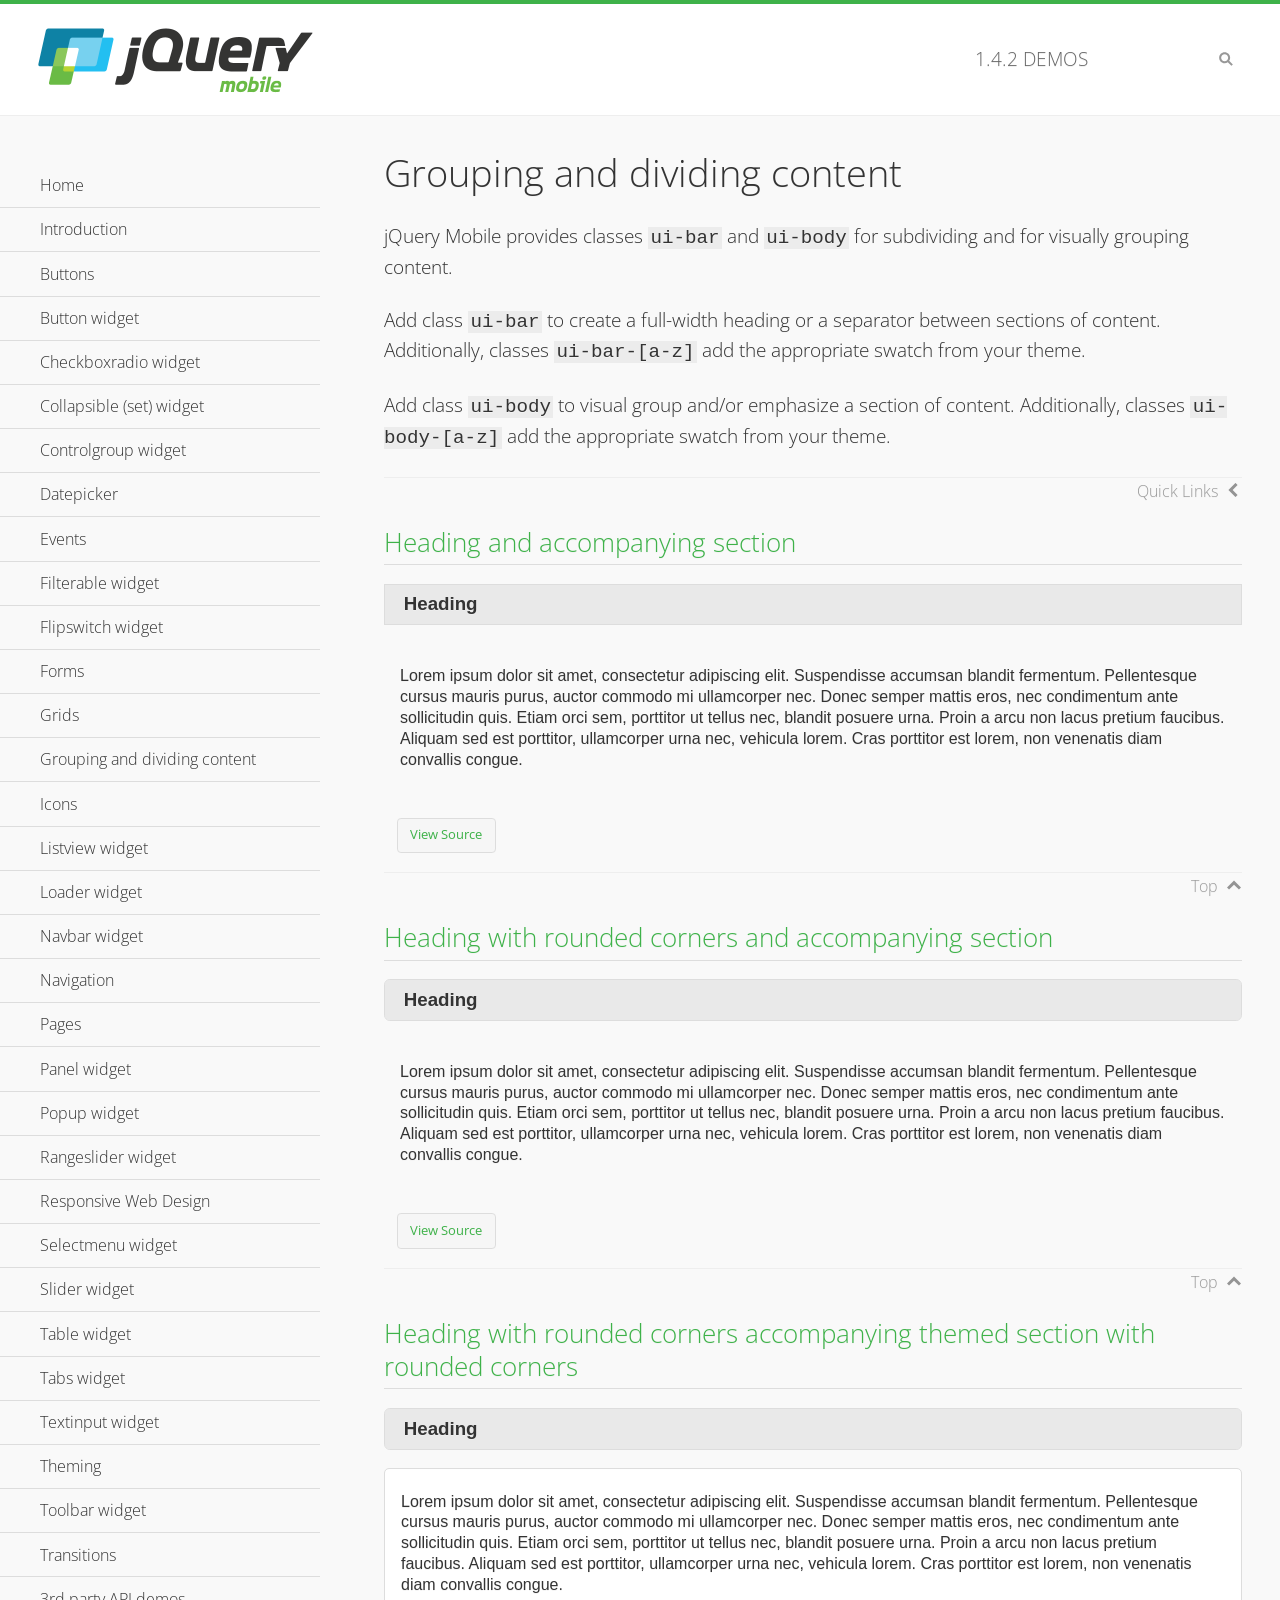
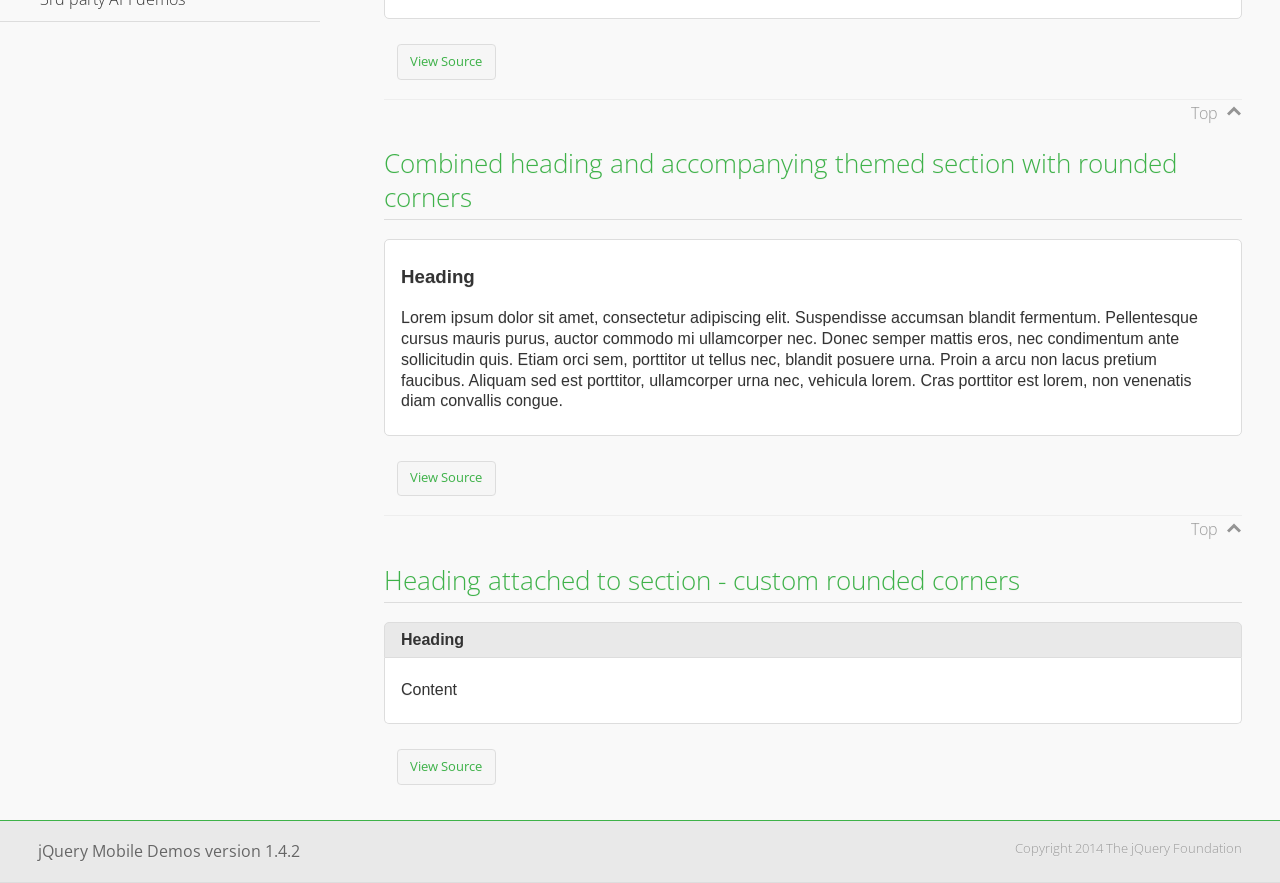
<file: js/lib/jquery.mobile-1.4.2/demos/body-bar-classes/index.html>
<!DOCTYPE html>
<html>
	<head>
	<meta charset="utf-8">
	<meta name="viewport" content="width=device-width, initial-scale=1">
	<title>Grouping and dividing content - jQuery Mobile Demos</title>
	<link rel="shortcut icon" href="../favicon.ico">
	<link rel="stylesheet" href="http://fonts.googleapis.com/css?family=Open+Sans:300,400,700">
	<link rel="stylesheet" href="../css/themes/default/jquery.mobile-1.4.2.min.css">
	<link rel="stylesheet" href="../_assets/css/jqm-demos.css">
	<script src="../js/jquery.js"></script>
	<script src="../_assets/js/index.js"></script>
	<script src="../js/jquery.mobile-1.4.2.min.js"></script>
  <style id="combined-heading-and-section">
    .custom-corners .ui-bar {
      -webkit-border-top-left-radius: inherit;
      border-top-left-radius: inherit;
      -webkit-border-top-right-radius: inherit;
      border-top-right-radius: inherit;
    }
    .custom-corners .ui-body {
      border-top-width: 0;
      -webkit-border-bottom-left-radius: inherit;
      border-bottom-left-radius: inherit;
      -webkit-border-bottom-right-radius: inherit;
      border-bottom-right-radius: inherit;
    }
  </style>
</head>
<body>
<div data-role="page" class="jqm-demos" data-quicklinks="true">

	<div data-role="header" class="jqm-header">
		<h2><a href="../" title="jQuery Mobile Demos home"><img src="../_assets/img/jquery-logo.png" alt="jQuery Mobile"></a></h2>
		<p><span class="jqm-version"></span> Demos</p>
		<a href="#" class="jqm-navmenu-link ui-btn ui-btn-icon-notext ui-corner-all ui-icon-bars ui-nodisc-icon ui-alt-icon ui-btn-left">Menu</a>
		<a href="#" class="jqm-search-link ui-btn ui-btn-icon-notext ui-corner-all ui-icon-search ui-nodisc-icon ui-alt-icon ui-btn-right">Search</a>
	</div><!-- /header -->

	<div role="main" class="ui-content jqm-content">

		<h1>Grouping and dividing content</h1>

		<p>jQuery Mobile provides classes <code>ui-bar</code> and <code>ui-body</code> for subdividing and for visually grouping content.</p>
		<p>Add class <code>ui-bar</code> to create a full-width heading or a separator between sections of content. Additionally, classes <code>ui-bar-[a-z]</code> add the appropriate swatch from your theme.</p>
		<p>Add class <code>ui-body</code> to visual group and/or emphasize a section of content. Additionally, classes <code>ui-body-[a-z]</code> add the appropriate swatch from your theme.</p>

		<h2>Heading and accompanying section</h2>

		<div data-demo-html="true">
      <h3 class="ui-bar ui-bar-a">Heading</h3>
			<div class="ui-body">
				<p>Lorem ipsum dolor sit amet, consectetur adipiscing elit. Suspendisse accumsan blandit fermentum. Pellentesque cursus mauris purus, auctor commodo mi ullamcorper nec. Donec semper mattis eros, nec condimentum ante sollicitudin quis. Etiam orci sem, porttitor ut tellus nec, blandit posuere urna. Proin a arcu non lacus pretium faucibus. Aliquam sed est porttitor, ullamcorper urna nec, vehicula lorem. Cras porttitor est lorem, non venenatis diam convallis congue.</p>
			</div>
		</div>

		<h2>Heading with rounded corners and accompanying section</h2>

		<div data-demo-html="true">
      <h3 class="ui-bar ui-bar-a ui-corner-all">Heading</h3>
			<div class="ui-body">
				<p>Lorem ipsum dolor sit amet, consectetur adipiscing elit. Suspendisse accumsan blandit fermentum. Pellentesque cursus mauris purus, auctor commodo mi ullamcorper nec. Donec semper mattis eros, nec condimentum ante sollicitudin quis. Etiam orci sem, porttitor ut tellus nec, blandit posuere urna. Proin a arcu non lacus pretium faucibus. Aliquam sed est porttitor, ullamcorper urna nec, vehicula lorem. Cras porttitor est lorem, non venenatis diam convallis congue.</p>
			</div>
		</div>

		<h2>Heading with rounded corners accompanying themed section with rounded corners</h2>

		<div data-demo-html="true">
      <h3 class="ui-bar ui-bar-a ui-corner-all">Heading</h3>
			<div class="ui-body ui-body-a ui-corner-all">
				<p>Lorem ipsum dolor sit amet, consectetur adipiscing elit. Suspendisse accumsan blandit fermentum. Pellentesque cursus mauris purus, auctor commodo mi ullamcorper nec. Donec semper mattis eros, nec condimentum ante sollicitudin quis. Etiam orci sem, porttitor ut tellus nec, blandit posuere urna. Proin a arcu non lacus pretium faucibus. Aliquam sed est porttitor, ullamcorper urna nec, vehicula lorem. Cras porttitor est lorem, non venenatis diam convallis congue.</p>
			</div>
		</div>

		<h2>Combined heading and accompanying themed section with rounded corners</h2>

		<div data-demo-html="true">
			<div class="ui-body ui-body-a ui-corner-all">
	      <h3>Heading</h3>
				<p>Lorem ipsum dolor sit amet, consectetur adipiscing elit. Suspendisse accumsan blandit fermentum. Pellentesque cursus mauris purus, auctor commodo mi ullamcorper nec. Donec semper mattis eros, nec condimentum ante sollicitudin quis. Etiam orci sem, porttitor ut tellus nec, blandit posuere urna. Proin a arcu non lacus pretium faucibus. Aliquam sed est porttitor, ullamcorper urna nec, vehicula lorem. Cras porttitor est lorem, non venenatis diam convallis congue.</p>
			</div>
		</div>

		<h2>Heading attached to section - custom rounded corners</h2>

		<div data-demo-html="true" data-demo-css="#combined-heading-and-section">
      <div class="ui-corner-all custom-corners">
        <div class="ui-bar ui-bar-a">
          <h3>Heading</h3>
        </div>
        <div class="ui-body ui-body-a">
          <p>Content</p>
        </div>
      </div>
		</div>

	</div><!-- /content -->
	    <div data-role="panel" class="jqm-navmenu-panel" data-position="left" data-display="overlay" data-theme="a">
	    	<ul class="jqm-list ui-alt-icon ui-nodisc-icon">
<li data-filtertext="demos homepage" data-icon="home"><a href=".././">Home</a></li>
<li data-filtertext="introduction overview getting started"><a href="../intro/" data-ajax="false">Introduction</a></li>
<li data-filtertext="buttons button markup buttonmarkup method anchor link button element"><a href="../button-markup/" data-ajax="false">Buttons</a></li>
<li data-filtertext="form button widget input button submit reset"><a href="../button/" data-ajax="false">Button widget</a></li>
<li data-role="collapsible" data-collapsed-icon="carat-d" data-expanded-icon="carat-u" data-iconpos="right" data-inset="false">
	<h3>Checkboxradio widget</h3>
	<ul>
		<li data-filtertext="form checkboxradio widget checkbox input checkboxes controlgroups"><a href="../checkboxradio-checkbox/" data-ajax="false">Checkboxes</a></li>
		<li data-filtertext="form checkboxradio widget radio input radio buttons controlgroups"><a href="../checkboxradio-radio/" data-ajax="false">Radio buttons</a></li>
	</ul>
</li>
<li data-role="collapsible" data-collapsed-icon="carat-d" data-expanded-icon="carat-u" data-iconpos="right" data-inset="false">
	<h3>Collapsible (set) widget</h3>
	<ul>
		<li data-filtertext="collapsibles content formatting"><a href="../collapsible/" data-ajax="false">Collapsible</a></li>
		<li data-filtertext="dynamic collapsible set accordion append expand"><a href="../collapsible-dynamic/" data-ajax="false">Dynamic collapsibles</a></li>
		<li data-filtertext="accordions collapsible set widget content formatting grouped collapsibles"><a href="../collapsibleset/" data-ajax="false">Collapsible set</a></li>
	</ul>
</li>
<li data-role="collapsible" data-collapsed-icon="carat-d" data-expanded-icon="carat-u" data-iconpos="right" data-inset="false">
	<h3>Controlgroup widget</h3>
	<ul>
		<li data-filtertext="controlgroups selectmenu checkboxradio input grouped buttons horizontal vertical"><a href="../controlgroup/" data-ajax="false">Controlgroup</a></li>
		<li data-filtertext="dynamic controlgroup dynamically add buttons"><a href="../controlgroup-dynamic/" data-ajax="false">Dynamic controlgroups</a></li>
	</ul>
</li>
<li data-filtertext="form datepicker widget date input"><a href="../datepicker/" data-ajax="false">Datepicker</a></li>
<li data-role="collapsible" data-collapsed-icon="carat-d" data-expanded-icon="carat-u" data-iconpos="right" data-inset="false">
	<h3>Events</h3>
	<ul>
		<li data-filtertext="swipe to delete list items listviews swipe events"><a href="../swipe-list/" data-ajax="false">Swipe list items</a></li>
		<li data-filtertext="swipe to navigate swipe page navigation swipe events"><a href="../swipe-page/" data-ajax="false">Swipe page navigation</a></li>
	</ul>
</li>
<li data-filtertext="filterable filter elements sorting searching listview table"><a href="../filterable/" data-ajax="false">Filterable widget</a></li>
<li data-filtertext="form flipswitch widget flip toggle switch binary select checkbox input"><a href="../flipswitch/" data-ajax="false">Flipswitch widget</a></li>
<li data-role="collapsible" data-collapsed-icon="carat-d" data-expanded-icon="carat-u" data-iconpos="right" data-inset="false">
	<h3>Forms</h3>
	<ul>
		<li data-filtertext="forms text checkbox radio range button submit reset inputs selects textarea slider flipswitch label form elements"><a href="../forms/" data-ajax="false">Forms</a></li>
		<li data-filtertext="form hide labels hidden accessible ui-hidden-accessible forms"><a href="../forms-label-hidden-accessible/" data-ajax="false">Hide labels</a></li>
		<li data-filtertext="form field containers fieldcontain ui-field-contain forms"><a href="../forms-field-contain/" data-ajax="false">Field containers</a></li>
		<li data-filtertext="forms disabled form elements"><a href="../forms-disabled/" data-ajax="false">Forms disabled</a></li>
		<li data-filtertext="forms gallery examples overview forms text checkbox radio range button submit reset inputs selects textarea slider flipswitch label form elements"><a href="../forms-gallery/" data-ajax="false">Forms gallery</a></li>
	</ul>
</li>
<li data-role="collapsible" data-collapsed-icon="carat-d" data-expanded-icon="carat-u" data-iconpos="right" data-inset="false">
	<h3>Grids</h3>
	<ul>
		<li data-filtertext="grids columns blocks content formatting rwd responsive css framework"><a href="../grids/" data-ajax="false">Grids</a></li>
		<li data-filtertext="buttons in grids css framework"><a href="../grids-buttons/" data-ajax="false">Buttons in grids</a></li>
		<li data-filtertext="custom responsive grids rwd css framework"><a href="../grids-custom-responsive/" data-ajax="false">Custom responsive grids</a></li>
	</ul>
</li>
<li data-filtertext="blocks content formatting sections heading"><a href="../body-bar-classes/" data-ajax="false">Grouping and dividing content</a></li>
<li data-role="collapsible" data-collapsed-icon="carat-d" data-expanded-icon="carat-u" data-iconpos="right" data-inset="false">
	<h3>Icons</h3>
	<ul>
		<li data-filtertext="button icons svg disc alt custom icon position"><a href="../icons/" data-ajax="false">Icons</a></li>
		<li data-filtertext=""><a href="../icons-grunticon/" data-ajax="false">Grunticon loader</a></li>
	</ul>
</li>
<li data-role="collapsible" data-collapsed-icon="carat-d" data-expanded-icon="carat-u" data-iconpos="right" data-inset="false">
	<h3>Listview widget</h3>
	<ul>
		<li data-filtertext="listview widget thumbnails icons nested split button collapsible ul ol"><a href="../listview/" data-ajax="false">Listview</a></li>
		<li data-filtertext="autocomplete filterable reveal listview filtertextbeforefilter placeholder"><a href="../listview-autocomplete/" data-ajax="false">Listview autocomplete</a></li>
		<li data-filtertext="autocomplete filterable reveal listview remote data filtertextbeforefilter placeholder"><a href="../listview-autocomplete-remote/" data-ajax="false">Listview autocomplete remote data</a></li>
		<li data-filtertext="autodividers anchor jump scroll linkbars listview lists ul ol"><a href="../listview-autodividers-linkbar/" data-ajax="false">Listview autodividers linkbar</a></li>
		<li data-filtertext="listview autodividers selector autodividersselector lists ul ol"><a href="../listview-autodividers-selector/" data-ajax="false">Listview autodividers selector</a></li>
		<li data-filtertext="listview nested list items"><a href="../listview-nested-lists/" data-ajax="false">Listview Nested Listviews</a></li>
		<li data-filtertext="listview collapsible list items flat"><a href="../listview-collapsible-item-flat/" data-ajax="false">Listview collapsible list items (flat)</a></li>
		<li data-filtertext="listview collapsible list indented"><a href="../listview-collapsible-item-indented/" data-ajax="false">Listview collapsible list items (indented)</a></li>
		<li data-filtertext="grid listview responsive grids responsive listviews lists ul"><a href="../listview-grid/" data-ajax="false">Listview responsive grid</a></li>
	</ul>
</li>
<li data-filtertext="loader widget page loading navigation overlay spinner"><a href="../loader/" data-ajax="false">Loader widget</a></li>
<li data-filtertext="navbar widget navmenu toolbars header footer"><a href="../navbar/" data-ajax="false">Navbar widget</a></li>
<li data-role="collapsible" data-collapsed-icon="carat-d" data-expanded-icon="carat-u" data-iconpos="right" data-inset="false">
	<h3>Navigation</h3>
	<ul>
		<li data-filtertext="ajax navigation navigate widget history event method"><a href="../navigation/" data-ajax="false">Navigation</a></li>
		<li data-filtertext="linking pages page links navigation ajax prefetch cache"><a href="../navigation-linking-pages/" data-ajax="false">Linking pages</a></li>
		<li data-filtertext="php redirect server redirection server-side navigation"><a href="../navigation-php-redirect/" data-ajax="false">PHP redirect demo</a></li>
		<li data-filtertext="navigation redirection hash query"><a href="../navigation-hash-processing/" data-ajax="false">Hash processing demo</a></li>
	</ul>
</li>
<li data-role="collapsible" data-collapsed-icon="carat-d" data-expanded-icon="carat-u" data-iconpos="right" data-inset="false">
	<h3>Pages</h3>
	<ul>
		<li data-filtertext="pages page widget ajax navigation"><a href="../pages/" data-ajax="false">Pages</a></li>
		<li data-filtertext="single page"><a href="../pages-single-page/" data-ajax="false">Single page</a></li>
		<li data-filtertext="multipage multi-page page"><a href="../pages-multi-page/" data-ajax="false">Multi-page template</a></li>
		<li data-filtertext="dialog page widget modal popup"><a href="../pages-dialog/" data-ajax="false">Dialog page</a></li>
	</ul>
</li>
<li data-role="collapsible" data-collapsed-icon="carat-d" data-expanded-icon="carat-u" data-iconpos="right" data-inset="false">
	<h3>Panel widget</h3>
	<ul>
		<li data-filtertext="panel widget sliding panels reveal push overlay responsive"><a href="../panel/" data-ajax="false">Panel</a></li>
		<li data-filtertext=""><a href="../panel-external/" data-ajax="false">External panels</a></li>
		<li data-filtertext="panel "><a href="../panel-fixed/" data-ajax="false">Fixed panels</a></li>
		<li data-filtertext="panel slide panels sliding panels shadow rwd responsive breakpoint"><a href="../panel-responsive/" data-ajax="false">Panels responsive</a></li>
		<li data-filtertext="panel custom style custom panel width reveal shadow listview panel styling page background wrapper"><a href="../panel-styling/" data-ajax="false">Custom panel style</a></li>
		<li data-filtertext="panel open on swipe"><a href="../panel-swipe-open/" data-ajax="false">Panel open on swipe</a></li>
		<li data-filtertext="panels outside page internal external toolbars"><a href="../panel-external-internal/" data-ajax="false">Panel external and internal</a></li>
	</ul>
</li>
<li data-role="collapsible" data-collapsed-icon="carat-d" data-expanded-icon="carat-u" data-iconpos="right" data-inset="false">
	<h3>Popup widget</h3>
	<ul>
		<li data-filtertext="popup widget popups dialog modal transition tooltip lightbox form overlay screen flip pop fade transition"><a href="../popup/" data-ajax="false">Popup</a></li>
		<li data-filtertext="popup alignment position"><a href="../popup-alignment/" data-ajax="false">Popup alignment</a></li>
		<li data-filtertext="popup arrow size popups popover"><a href="../popup-arrow-size/" data-ajax="false">Popup arrow size</a></li>
		<li data-filtertext="dynamic popups popup images lightbox"><a href="../popup-dynamic/" data-ajax="false">Dynamic popups</a></li>
		<li data-filtertext="popups with iframes scaling"><a href="../popup-iframe/" data-ajax="false">Popups with iframes</a></li>
		<li data-filtertext="popup image scaling"><a href="../popup-image-scaling/" data-ajax="false">Popup image scaling</a></li>
		<li data-filtertext="external popup outside multi-page"><a href="../popup-outside-multipage" data-ajax="false">Popup outside multi-page</a></li>
	</ul>
</li>
<li data-filtertext="form rangeslider widget dual sliders dual handle sliders range input"><a href="../rangeslider/" data-ajax="false">Rangeslider widget</a></li>
<li data-filtertext="responsive web design rwd adaptive progressive enhancement PE accessible mobile breakpoints media query media queries"><a href="../rwd/" data-ajax="false">Responsive Web Design</a></li>
<li data-role="collapsible" data-collapsed-icon="carat-d" data-expanded-icon="carat-u" data-iconpos="right" data-inset="false">
	<h3>Selectmenu widget</h3>
	<ul>
		<li data-filtertext="form selectmenu widget select input custom select menu selects"><a href="../selectmenu/" data-ajax="false">Selectmenu</a></li>
		<li data-filtertext="form custom select menu selectmenu widget custom menu option optgroup multiple selects"><a href="../selectmenu-custom/" data-ajax="false">Custom select menu</a></li>
		<li data-filtertext="filterable select filter popup dialog"><a href="../selectmenu-custom-filter/" data-ajax="false">Custom select menu with filter</a></li>
	</ul>
</li>
<li data-role="collapsible" data-collapsed-icon="carat-d" data-expanded-icon="carat-u" data-iconpos="right" data-inset="false">
	<h3>Slider widget</h3>
	<ul>
		<li data-filtertext="form slider widget range input single sliders"><a href="../slider/" data-ajax="false">Slider</a></li>
		<li data-filtertext="form slider widget flipswitch slider binary select flip toggle switch"><a href="../slider-flipswitch/" data-ajax="false">Slider flip toggle switch</a></li>
		<li data-filtertext="form slider tooltip handle value input range sliders"><a href="../slider-tooltip/" data-ajax="false">Slider tooltip</a></li>
	</ul>
</li>
<li data-role="collapsible" data-collapsed-icon="carat-d" data-expanded-icon="carat-u" data-iconpos="right" data-inset="false">
	<h3>Table widget</h3>
	<ul>
		<li data-filtertext="table widget reflow column toggle th td responsive tables rwd hide show tabular"><a href="../table-column-toggle/" data-ajax="false">Table Column Toggle</a></li>
		<li data-filtertext="table column toggle phone comparison demo"><a href="../table-column-toggle-example/" data-ajax="false">Table Column Toggle demo</a></li>
		<li data-filtertext="responsive tables table column toggle heading groups rwd breakpoint"><a href="../table-column-toggle-heading-groups/" data-ajax="false">Table Column Toggle heading groups</a></li>
		<li data-filtertext="responsive tables table column toggle hide rwd breakpoint customization options"><a href="../table-column-toggle-options/" data-ajax="false">Table Column Toggle options</a></li>
		<li data-filtertext="table reflow th td responsive rwd columns tabular"><a href="../table-reflow/" data-ajax="false">Table Reflow</a></li>
		<li data-filtertext="responsive tables table reflow heading groups rwd breakpoint"><a href="../table-reflow-heading-groups/" data-ajax="false">Table Reflow heading groups</a></li>
		<li data-filtertext="responsive tables table reflow stripes strokes table style"><a href="../table-reflow-stripes-strokes/" data-ajax="false">Table Reflow stripes and strokes</a></li>
		<li data-filtertext="responsive tables table reflow stack custom styles"><a href="../table-reflow-styling/" data-ajax="false">Table Reflow custom styles</a></li>
	</ul>
</li>
<li data-filtertext="ui tabs widget"><a href="../tabs/" data-ajax="false">Tabs widget</a></li>
<li data-filtertext="form textinput widget text input textarea number date time tel email file color password"><a href="../textinput/" data-ajax="false">Textinput widget</a></li>
<li data-role="collapsible" data-collapsed-icon="carat-d" data-expanded-icon="carat-u" data-iconpos="right" data-inset="false">
	<h3>Theming</h3>
	<ul>
		<li data-filtertext="default theme swatches theming style css"><a href="../theme-default/" data-ajax="false">Default theme</a></li>
		<li data-filtertext="classic theme old theme swatches theming style css"><a href="../theme-classic/" data-ajax="false">Classic theme</a></li>
	</ul>
</li>
<li data-role="collapsible" data-collapsed-icon="carat-d" data-expanded-icon="carat-u" data-iconpos="right" data-inset="false">
	<h3>Toolbar widget</h3>
	<ul>
		<li data-filtertext="toolbar widget header footer toolbars fixed fullscreen external sections"><a href="../toolbar/" data-ajax="false">Toolbar</a></li>
		<li data-filtertext="dynamic toolbars dynamically add toolbar header footer"><a href="../toolbar-dynamic/" data-ajax="false">Dynamic toolbars</a></li>
		<li data-filtertext="external toolbars header footer"><a href="../toolbar-external/" data-ajax="false">External toolbars</a></li>
		<li data-filtertext="fixed toolbars header footer"><a href="../toolbar-fixed/" data-ajax="false">Fixed toolbars</a></li>
		<li data-filtertext="fixed fullscreen toolbars header footer"><a href="../toolbar-fixed-fullscreen/" data-ajax="false">Fullscreen toolbars</a></li>
		<li data-filtertext="external fixed toolbars header footer"><a href="../toolbar-fixed-external/" data-ajax="false">Fixed external toolbars</a></li>
		<li data-filtertext="external persistent toolbars header footer navbar navmenu"><a href="../toolbar-fixed-persistent/" data-ajax="false">Persistent toolbars</a></li>
		<li data-filtertext="external ajax optimized toolbars persistent toolbars header footer navbar"><a href="../toolbar-fixed-persistent-optimized/" data-ajax="false">Ajax optimized toolbars</a></li>
		<li data-filtertext="form in toolbars header footer"><a href="../toolbar-fixed-forms/" data-ajax="false">Form in toolbar</a></li>
	</ul>
</li>
<li data-filtertext="page transitions animated pages popup navigation flip slide fade pop"><a href="../transitions/" data-ajax="false">Transitions</a></li>
<li data-role="collapsible" data-collapsed-icon="carat-d" data-expanded-icon="carat-u" data-iconpos="right" data-inset="false">
	<h3>3rd party API demos</h3>
	<ul>
		<li data-filtertext="backbone requirejs navigation router"><a href="../backbone-requirejs/" data-ajax="false">Backbone RequireJS</a></li>
		<li data-filtertext="google maps geolocation demo"><a href="../map-geolocation/" data-ajax="false">Google Maps geolocation</a></li>
		<li data-filtertext="google maps hybrid"><a href="../map-list-toggle/" data-ajax="false">Google Maps list toggle</a></li>
	</ul>
</li>



		     </ul>
		</div><!-- /panel -->


	<div data-role="footer" data-position="fixed" data-tap-toggle="false" class="jqm-footer">
		<p>jQuery Mobile Demos version <span class="jqm-version"></span></p>
		<p>Copyright 2014 The jQuery Foundation</p>
	</div><!-- /footer -->
	<!-- TODO: This should become an external panel so we can add input to markup (unique ID) -->
    <div data-role="panel" class="jqm-search-panel" data-position="right" data-display="overlay" data-theme="a">
		<div class="jqm-search">
			<ul class="jqm-list" data-filter-placeholder="Search demos..." data-filter-reveal="true">
<li data-filtertext="demos homepage" data-icon="home"><a href=".././">Home</a></li>
<li data-filtertext="introduction overview getting started"><a href="../intro/" data-ajax="false">Introduction</a></li>
<li data-filtertext="buttons button markup buttonmarkup method anchor link button element"><a href="../button-markup/" data-ajax="false">Buttons</a></li>
<li data-filtertext="form button widget input button submit reset"><a href="../button/" data-ajax="false">Button widget</a></li>
<li data-role="collapsible" data-collapsed-icon="carat-d" data-expanded-icon="carat-u" data-iconpos="right" data-inset="false">
	<h3>Checkboxradio widget</h3>
	<ul>
		<li data-filtertext="form checkboxradio widget checkbox input checkboxes controlgroups"><a href="../checkboxradio-checkbox/" data-ajax="false">Checkboxes</a></li>
		<li data-filtertext="form checkboxradio widget radio input radio buttons controlgroups"><a href="../checkboxradio-radio/" data-ajax="false">Radio buttons</a></li>
	</ul>
</li>
<li data-role="collapsible" data-collapsed-icon="carat-d" data-expanded-icon="carat-u" data-iconpos="right" data-inset="false">
	<h3>Collapsible (set) widget</h3>
	<ul>
		<li data-filtertext="collapsibles content formatting"><a href="../collapsible/" data-ajax="false">Collapsible</a></li>
		<li data-filtertext="dynamic collapsible set accordion append expand"><a href="../collapsible-dynamic/" data-ajax="false">Dynamic collapsibles</a></li>
		<li data-filtertext="accordions collapsible set widget content formatting grouped collapsibles"><a href="../collapsibleset/" data-ajax="false">Collapsible set</a></li>
	</ul>
</li>
<li data-role="collapsible" data-collapsed-icon="carat-d" data-expanded-icon="carat-u" data-iconpos="right" data-inset="false">
	<h3>Controlgroup widget</h3>
	<ul>
		<li data-filtertext="controlgroups selectmenu checkboxradio input grouped buttons horizontal vertical"><a href="../controlgroup/" data-ajax="false">Controlgroup</a></li>
		<li data-filtertext="dynamic controlgroup dynamically add buttons"><a href="../controlgroup-dynamic/" data-ajax="false">Dynamic controlgroups</a></li>
	</ul>
</li>
<li data-filtertext="form datepicker widget date input"><a href="../datepicker/" data-ajax="false">Datepicker</a></li>
<li data-role="collapsible" data-collapsed-icon="carat-d" data-expanded-icon="carat-u" data-iconpos="right" data-inset="false">
	<h3>Events</h3>
	<ul>
		<li data-filtertext="swipe to delete list items listviews swipe events"><a href="../swipe-list/" data-ajax="false">Swipe list items</a></li>
		<li data-filtertext="swipe to navigate swipe page navigation swipe events"><a href="../swipe-page/" data-ajax="false">Swipe page navigation</a></li>
	</ul>
</li>
<li data-filtertext="filterable filter elements sorting searching listview table"><a href="../filterable/" data-ajax="false">Filterable widget</a></li>
<li data-filtertext="form flipswitch widget flip toggle switch binary select checkbox input"><a href="../flipswitch/" data-ajax="false">Flipswitch widget</a></li>
<li data-role="collapsible" data-collapsed-icon="carat-d" data-expanded-icon="carat-u" data-iconpos="right" data-inset="false">
	<h3>Forms</h3>
	<ul>
		<li data-filtertext="forms text checkbox radio range button submit reset inputs selects textarea slider flipswitch label form elements"><a href="../forms/" data-ajax="false">Forms</a></li>
		<li data-filtertext="form hide labels hidden accessible ui-hidden-accessible forms"><a href="../forms-label-hidden-accessible/" data-ajax="false">Hide labels</a></li>
		<li data-filtertext="form field containers fieldcontain ui-field-contain forms"><a href="../forms-field-contain/" data-ajax="false">Field containers</a></li>
		<li data-filtertext="forms disabled form elements"><a href="../forms-disabled/" data-ajax="false">Forms disabled</a></li>
		<li data-filtertext="forms gallery examples overview forms text checkbox radio range button submit reset inputs selects textarea slider flipswitch label form elements"><a href="../forms-gallery/" data-ajax="false">Forms gallery</a></li>
	</ul>
</li>
<li data-role="collapsible" data-collapsed-icon="carat-d" data-expanded-icon="carat-u" data-iconpos="right" data-inset="false">
	<h3>Grids</h3>
	<ul>
		<li data-filtertext="grids columns blocks content formatting rwd responsive css framework"><a href="../grids/" data-ajax="false">Grids</a></li>
		<li data-filtertext="buttons in grids css framework"><a href="../grids-buttons/" data-ajax="false">Buttons in grids</a></li>
		<li data-filtertext="custom responsive grids rwd css framework"><a href="../grids-custom-responsive/" data-ajax="false">Custom responsive grids</a></li>
	</ul>
</li>
<li data-filtertext="blocks content formatting sections heading"><a href="../body-bar-classes/" data-ajax="false">Grouping and dividing content</a></li>
<li data-role="collapsible" data-collapsed-icon="carat-d" data-expanded-icon="carat-u" data-iconpos="right" data-inset="false">
	<h3>Icons</h3>
	<ul>
		<li data-filtertext="button icons svg disc alt custom icon position"><a href="../icons/" data-ajax="false">Icons</a></li>
		<li data-filtertext=""><a href="../icons-grunticon/" data-ajax="false">Grunticon loader</a></li>
	</ul>
</li>
<li data-role="collapsible" data-collapsed-icon="carat-d" data-expanded-icon="carat-u" data-iconpos="right" data-inset="false">
	<h3>Listview widget</h3>
	<ul>
		<li data-filtertext="listview widget thumbnails icons nested split button collapsible ul ol"><a href="../listview/" data-ajax="false">Listview</a></li>
		<li data-filtertext="autocomplete filterable reveal listview filtertextbeforefilter placeholder"><a href="../listview-autocomplete/" data-ajax="false">Listview autocomplete</a></li>
		<li data-filtertext="autocomplete filterable reveal listview remote data filtertextbeforefilter placeholder"><a href="../listview-autocomplete-remote/" data-ajax="false">Listview autocomplete remote data</a></li>
		<li data-filtertext="autodividers anchor jump scroll linkbars listview lists ul ol"><a href="../listview-autodividers-linkbar/" data-ajax="false">Listview autodividers linkbar</a></li>
		<li data-filtertext="listview autodividers selector autodividersselector lists ul ol"><a href="../listview-autodividers-selector/" data-ajax="false">Listview autodividers selector</a></li>
		<li data-filtertext="listview nested list items"><a href="../listview-nested-lists/" data-ajax="false">Listview Nested Listviews</a></li>
		<li data-filtertext="listview collapsible list items flat"><a href="../listview-collapsible-item-flat/" data-ajax="false">Listview collapsible list items (flat)</a></li>
		<li data-filtertext="listview collapsible list indented"><a href="../listview-collapsible-item-indented/" data-ajax="false">Listview collapsible list items (indented)</a></li>
		<li data-filtertext="grid listview responsive grids responsive listviews lists ul"><a href="../listview-grid/" data-ajax="false">Listview responsive grid</a></li>
	</ul>
</li>
<li data-filtertext="loader widget page loading navigation overlay spinner"><a href="../loader/" data-ajax="false">Loader widget</a></li>
<li data-filtertext="navbar widget navmenu toolbars header footer"><a href="../navbar/" data-ajax="false">Navbar widget</a></li>
<li data-role="collapsible" data-collapsed-icon="carat-d" data-expanded-icon="carat-u" data-iconpos="right" data-inset="false">
	<h3>Navigation</h3>
	<ul>
		<li data-filtertext="ajax navigation navigate widget history event method"><a href="../navigation/" data-ajax="false">Navigation</a></li>
		<li data-filtertext="linking pages page links navigation ajax prefetch cache"><a href="../navigation-linking-pages/" data-ajax="false">Linking pages</a></li>
		<li data-filtertext="php redirect server redirection server-side navigation"><a href="../navigation-php-redirect/" data-ajax="false">PHP redirect demo</a></li>
		<li data-filtertext="navigation redirection hash query"><a href="../navigation-hash-processing/" data-ajax="false">Hash processing demo</a></li>
	</ul>
</li>
<li data-role="collapsible" data-collapsed-icon="carat-d" data-expanded-icon="carat-u" data-iconpos="right" data-inset="false">
	<h3>Pages</h3>
	<ul>
		<li data-filtertext="pages page widget ajax navigation"><a href="../pages/" data-ajax="false">Pages</a></li>
		<li data-filtertext="single page"><a href="../pages-single-page/" data-ajax="false">Single page</a></li>
		<li data-filtertext="multipage multi-page page"><a href="../pages-multi-page/" data-ajax="false">Multi-page template</a></li>
		<li data-filtertext="dialog page widget modal popup"><a href="../pages-dialog/" data-ajax="false">Dialog page</a></li>
	</ul>
</li>
<li data-role="collapsible" data-collapsed-icon="carat-d" data-expanded-icon="carat-u" data-iconpos="right" data-inset="false">
	<h3>Panel widget</h3>
	<ul>
		<li data-filtertext="panel widget sliding panels reveal push overlay responsive"><a href="../panel/" data-ajax="false">Panel</a></li>
		<li data-filtertext=""><a href="../panel-external/" data-ajax="false">External panels</a></li>
		<li data-filtertext="panel "><a href="../panel-fixed/" data-ajax="false">Fixed panels</a></li>
		<li data-filtertext="panel slide panels sliding panels shadow rwd responsive breakpoint"><a href="../panel-responsive/" data-ajax="false">Panels responsive</a></li>
		<li data-filtertext="panel custom style custom panel width reveal shadow listview panel styling page background wrapper"><a href="../panel-styling/" data-ajax="false">Custom panel style</a></li>
		<li data-filtertext="panel open on swipe"><a href="../panel-swipe-open/" data-ajax="false">Panel open on swipe</a></li>
		<li data-filtertext="panels outside page internal external toolbars"><a href="../panel-external-internal/" data-ajax="false">Panel external and internal</a></li>
	</ul>
</li>
<li data-role="collapsible" data-collapsed-icon="carat-d" data-expanded-icon="carat-u" data-iconpos="right" data-inset="false">
	<h3>Popup widget</h3>
	<ul>
		<li data-filtertext="popup widget popups dialog modal transition tooltip lightbox form overlay screen flip pop fade transition"><a href="../popup/" data-ajax="false">Popup</a></li>
		<li data-filtertext="popup alignment position"><a href="../popup-alignment/" data-ajax="false">Popup alignment</a></li>
		<li data-filtertext="popup arrow size popups popover"><a href="../popup-arrow-size/" data-ajax="false">Popup arrow size</a></li>
		<li data-filtertext="dynamic popups popup images lightbox"><a href="../popup-dynamic/" data-ajax="false">Dynamic popups</a></li>
		<li data-filtertext="popups with iframes scaling"><a href="../popup-iframe/" data-ajax="false">Popups with iframes</a></li>
		<li data-filtertext="popup image scaling"><a href="../popup-image-scaling/" data-ajax="false">Popup image scaling</a></li>
		<li data-filtertext="external popup outside multi-page"><a href="../popup-outside-multipage" data-ajax="false">Popup outside multi-page</a></li>
	</ul>
</li>
<li data-filtertext="form rangeslider widget dual sliders dual handle sliders range input"><a href="../rangeslider/" data-ajax="false">Rangeslider widget</a></li>
<li data-filtertext="responsive web design rwd adaptive progressive enhancement PE accessible mobile breakpoints media query media queries"><a href="../rwd/" data-ajax="false">Responsive Web Design</a></li>
<li data-role="collapsible" data-collapsed-icon="carat-d" data-expanded-icon="carat-u" data-iconpos="right" data-inset="false">
	<h3>Selectmenu widget</h3>
	<ul>
		<li data-filtertext="form selectmenu widget select input custom select menu selects"><a href="../selectmenu/" data-ajax="false">Selectmenu</a></li>
		<li data-filtertext="form custom select menu selectmenu widget custom menu option optgroup multiple selects"><a href="../selectmenu-custom/" data-ajax="false">Custom select menu</a></li>
		<li data-filtertext="filterable select filter popup dialog"><a href="../selectmenu-custom-filter/" data-ajax="false">Custom select menu with filter</a></li>
	</ul>
</li>
<li data-role="collapsible" data-collapsed-icon="carat-d" data-expanded-icon="carat-u" data-iconpos="right" data-inset="false">
	<h3>Slider widget</h3>
	<ul>
		<li data-filtertext="form slider widget range input single sliders"><a href="../slider/" data-ajax="false">Slider</a></li>
		<li data-filtertext="form slider widget flipswitch slider binary select flip toggle switch"><a href="../slider-flipswitch/" data-ajax="false">Slider flip toggle switch</a></li>
		<li data-filtertext="form slider tooltip handle value input range sliders"><a href="../slider-tooltip/" data-ajax="false">Slider tooltip</a></li>
	</ul>
</li>
<li data-role="collapsible" data-collapsed-icon="carat-d" data-expanded-icon="carat-u" data-iconpos="right" data-inset="false">
	<h3>Table widget</h3>
	<ul>
		<li data-filtertext="table widget reflow column toggle th td responsive tables rwd hide show tabular"><a href="../table-column-toggle/" data-ajax="false">Table Column Toggle</a></li>
		<li data-filtertext="table column toggle phone comparison demo"><a href="../table-column-toggle-example/" data-ajax="false">Table Column Toggle demo</a></li>
		<li data-filtertext="responsive tables table column toggle heading groups rwd breakpoint"><a href="../table-column-toggle-heading-groups/" data-ajax="false">Table Column Toggle heading groups</a></li>
		<li data-filtertext="responsive tables table column toggle hide rwd breakpoint customization options"><a href="../table-column-toggle-options/" data-ajax="false">Table Column Toggle options</a></li>
		<li data-filtertext="table reflow th td responsive rwd columns tabular"><a href="../table-reflow/" data-ajax="false">Table Reflow</a></li>
		<li data-filtertext="responsive tables table reflow heading groups rwd breakpoint"><a href="../table-reflow-heading-groups/" data-ajax="false">Table Reflow heading groups</a></li>
		<li data-filtertext="responsive tables table reflow stripes strokes table style"><a href="../table-reflow-stripes-strokes/" data-ajax="false">Table Reflow stripes and strokes</a></li>
		<li data-filtertext="responsive tables table reflow stack custom styles"><a href="../table-reflow-styling/" data-ajax="false">Table Reflow custom styles</a></li>
	</ul>
</li>
<li data-filtertext="ui tabs widget"><a href="../tabs/" data-ajax="false">Tabs widget</a></li>
<li data-filtertext="form textinput widget text input textarea number date time tel email file color password"><a href="../textinput/" data-ajax="false">Textinput widget</a></li>
<li data-role="collapsible" data-collapsed-icon="carat-d" data-expanded-icon="carat-u" data-iconpos="right" data-inset="false">
	<h3>Theming</h3>
	<ul>
		<li data-filtertext="default theme swatches theming style css"><a href="../theme-default/" data-ajax="false">Default theme</a></li>
		<li data-filtertext="classic theme old theme swatches theming style css"><a href="../theme-classic/" data-ajax="false">Classic theme</a></li>
	</ul>
</li>
<li data-role="collapsible" data-collapsed-icon="carat-d" data-expanded-icon="carat-u" data-iconpos="right" data-inset="false">
	<h3>Toolbar widget</h3>
	<ul>
		<li data-filtertext="toolbar widget header footer toolbars fixed fullscreen external sections"><a href="../toolbar/" data-ajax="false">Toolbar</a></li>
		<li data-filtertext="dynamic toolbars dynamically add toolbar header footer"><a href="../toolbar-dynamic/" data-ajax="false">Dynamic toolbars</a></li>
		<li data-filtertext="external toolbars header footer"><a href="../toolbar-external/" data-ajax="false">External toolbars</a></li>
		<li data-filtertext="fixed toolbars header footer"><a href="../toolbar-fixed/" data-ajax="false">Fixed toolbars</a></li>
		<li data-filtertext="fixed fullscreen toolbars header footer"><a href="../toolbar-fixed-fullscreen/" data-ajax="false">Fullscreen toolbars</a></li>
		<li data-filtertext="external fixed toolbars header footer"><a href="../toolbar-fixed-external/" data-ajax="false">Fixed external toolbars</a></li>
		<li data-filtertext="external persistent toolbars header footer navbar navmenu"><a href="../toolbar-fixed-persistent/" data-ajax="false">Persistent toolbars</a></li>
		<li data-filtertext="external ajax optimized toolbars persistent toolbars header footer navbar"><a href="../toolbar-fixed-persistent-optimized/" data-ajax="false">Ajax optimized toolbars</a></li>
		<li data-filtertext="form in toolbars header footer"><a href="../toolbar-fixed-forms/" data-ajax="false">Form in toolbar</a></li>
	</ul>
</li>
<li data-filtertext="page transitions animated pages popup navigation flip slide fade pop"><a href="../transitions/" data-ajax="false">Transitions</a></li>
<li data-role="collapsible" data-collapsed-icon="carat-d" data-expanded-icon="carat-u" data-iconpos="right" data-inset="false">
	<h3>3rd party API demos</h3>
	<ul>
		<li data-filtertext="backbone requirejs navigation router"><a href="../backbone-requirejs/" data-ajax="false">Backbone RequireJS</a></li>
		<li data-filtertext="google maps geolocation demo"><a href="../map-geolocation/" data-ajax="false">Google Maps geolocation</a></li>
		<li data-filtertext="google maps hybrid"><a href="../map-list-toggle/" data-ajax="false">Google Maps list toggle</a></li>
	</ul>
</li>



			</ul>
		</div>
	</div><!-- /panel -->


</div><!-- /page -->

</body>
</html>
</file>
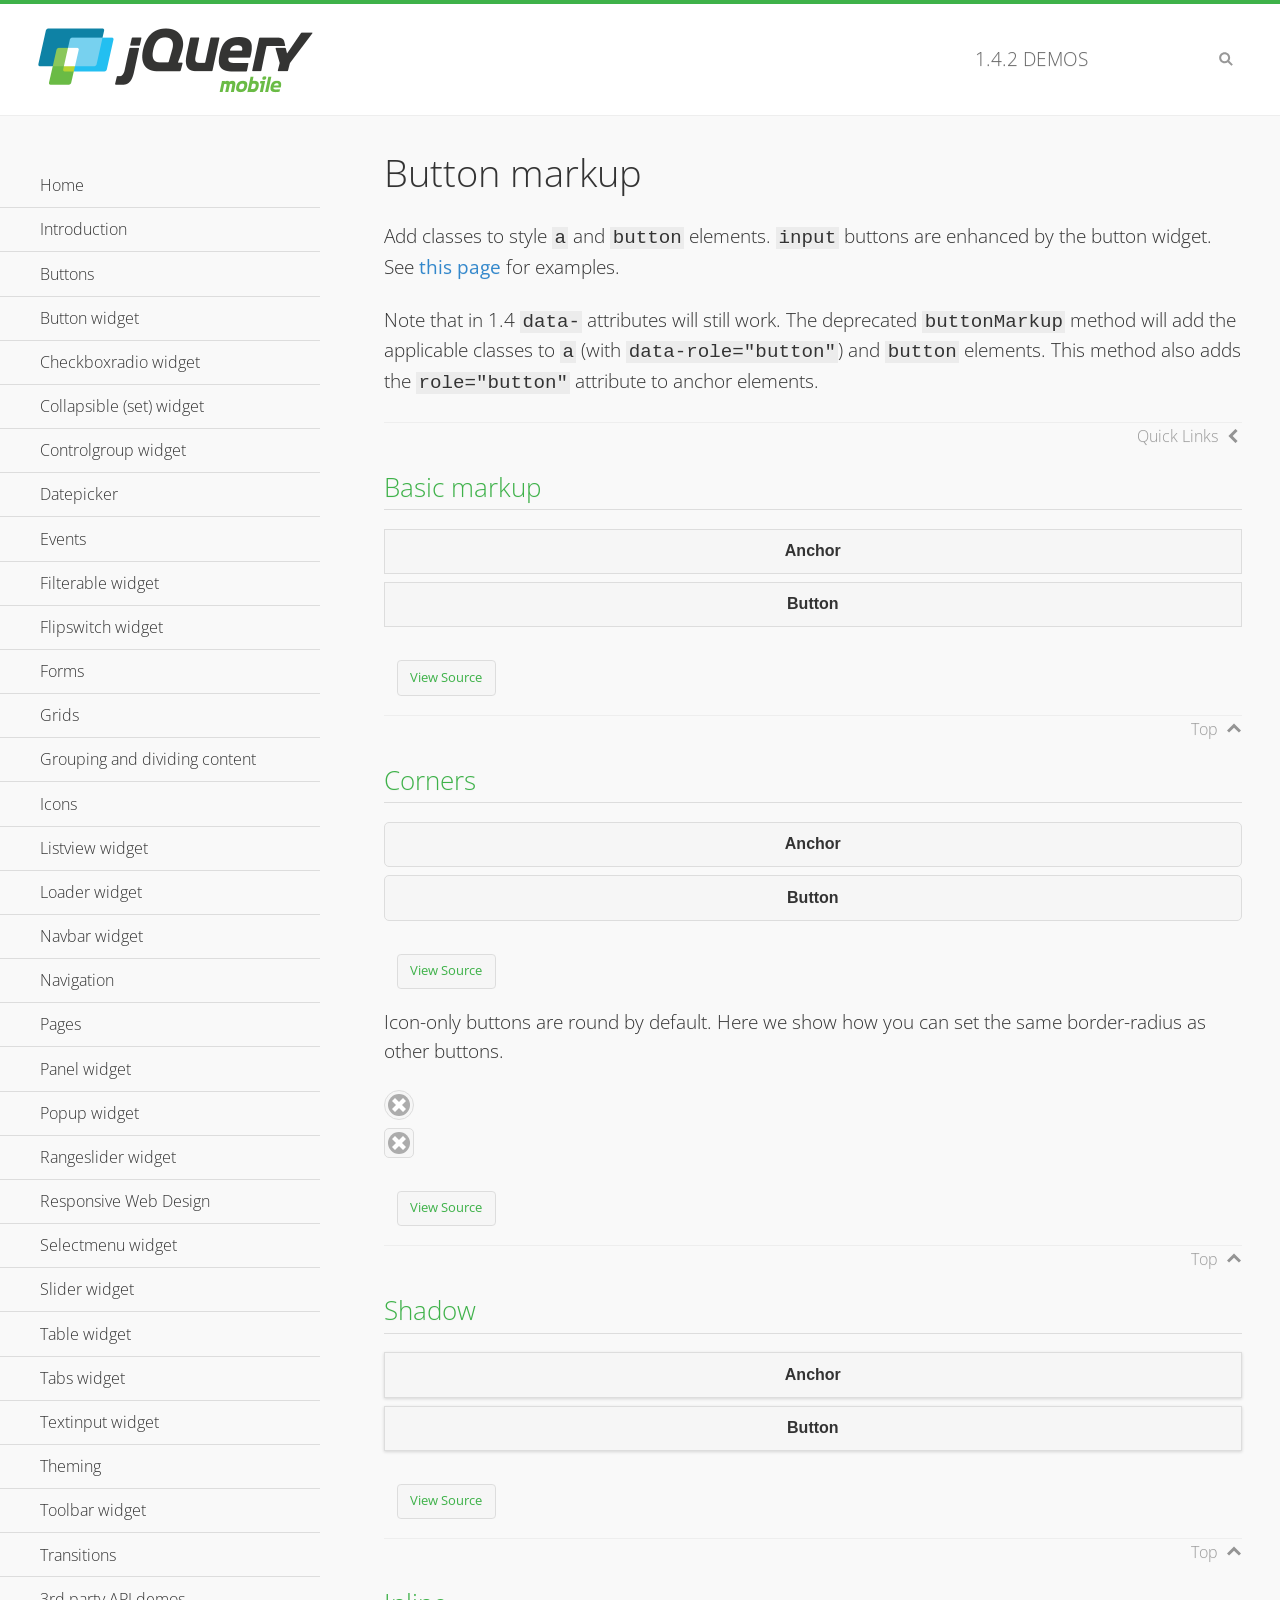
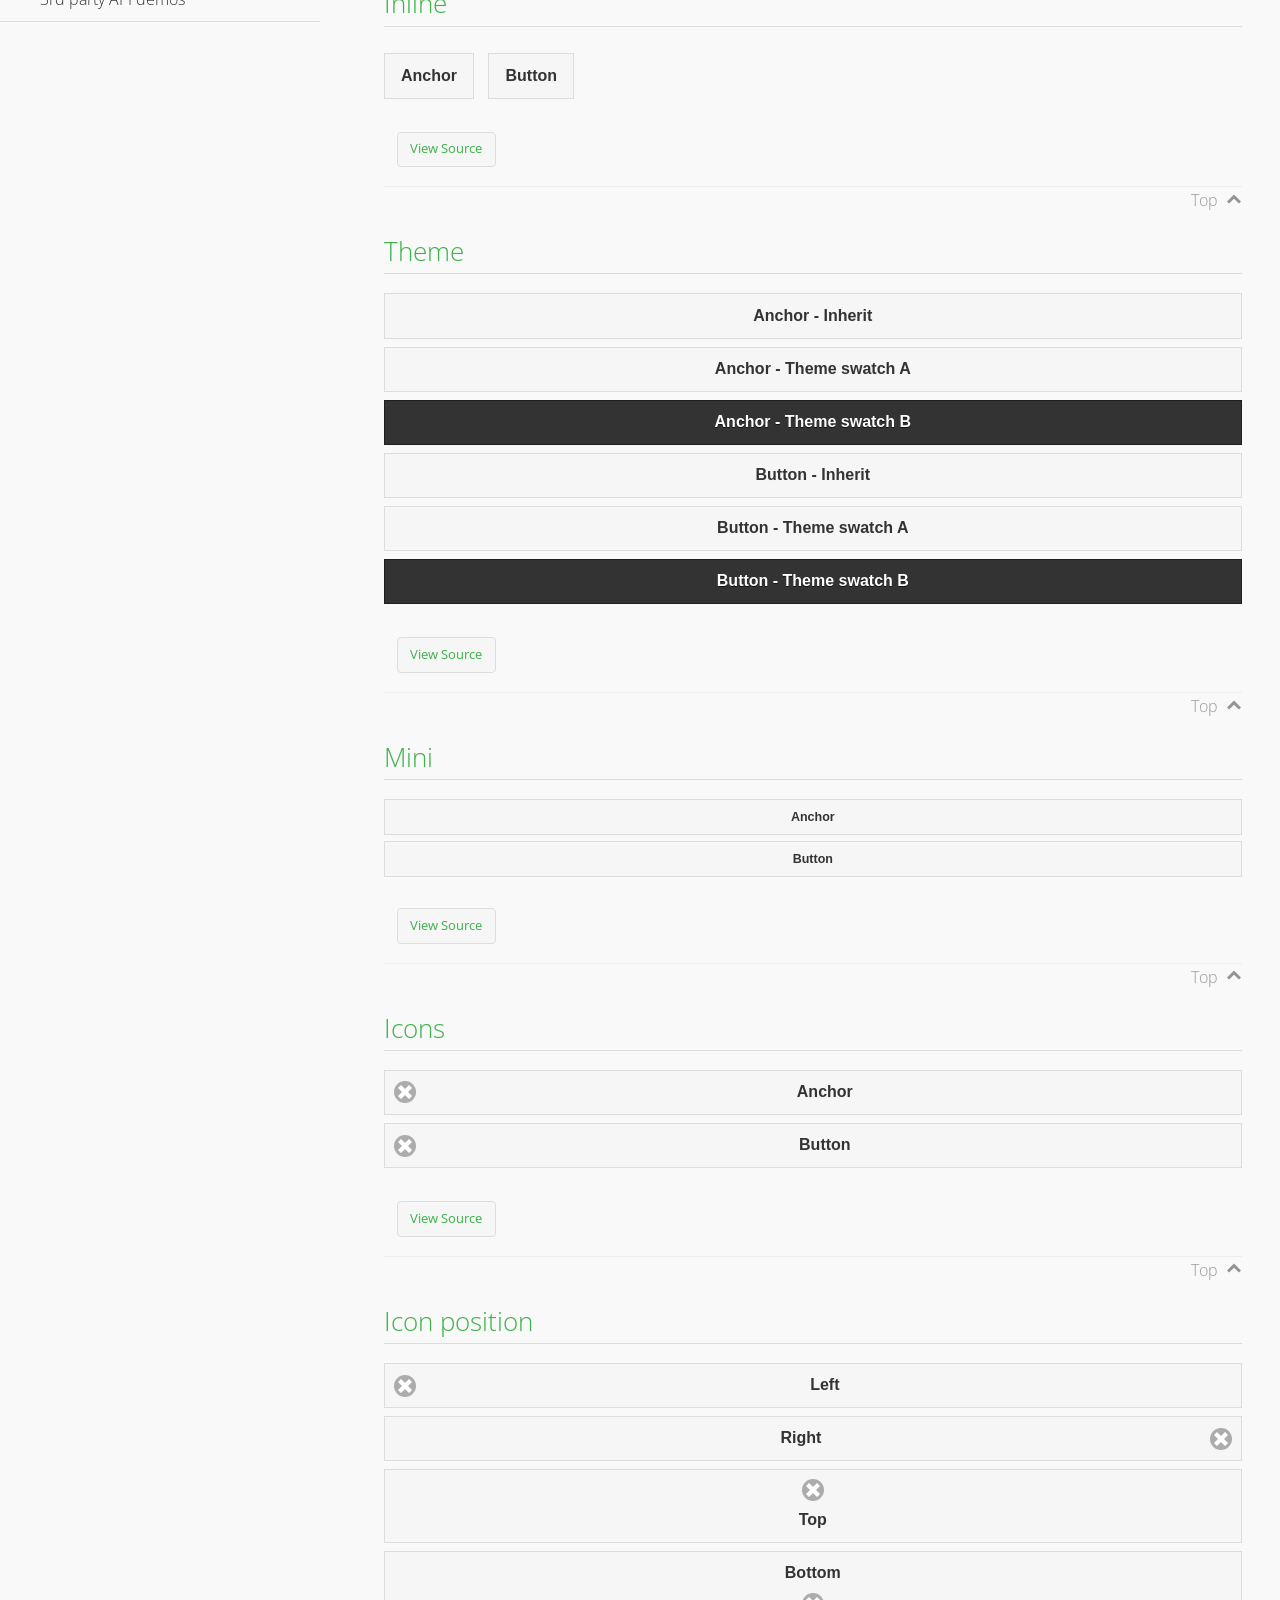
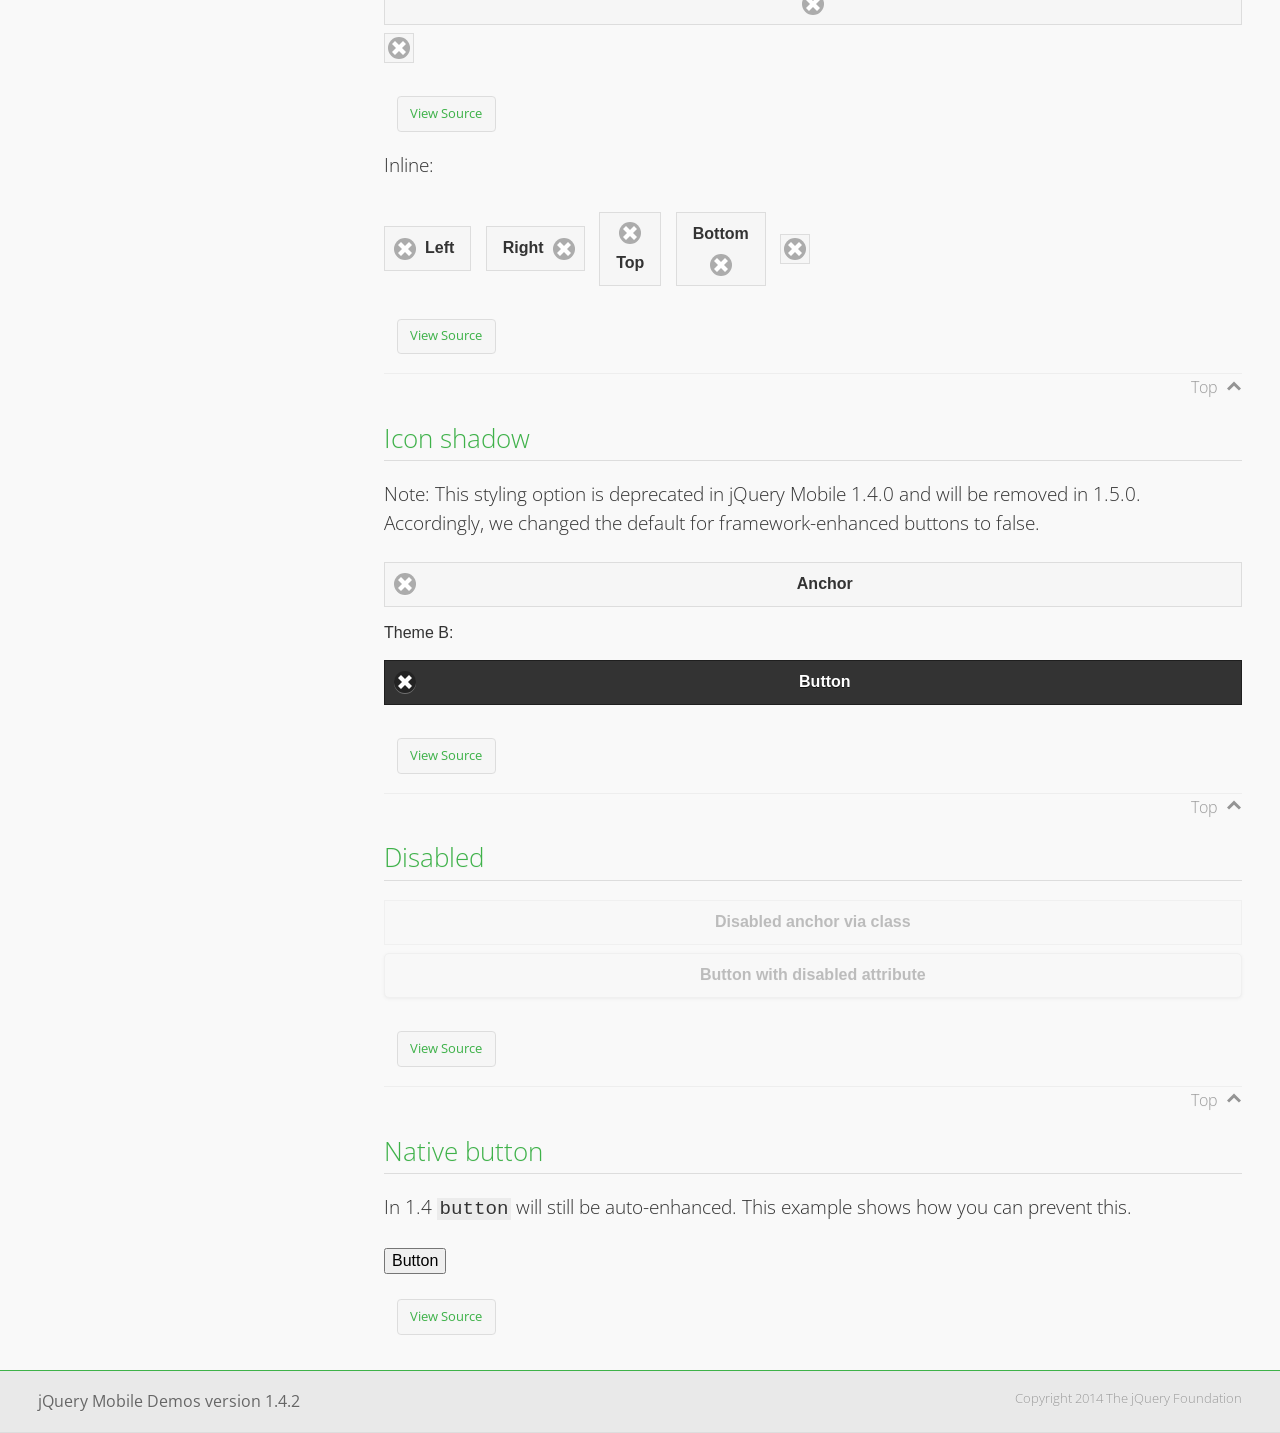
<file: js/lib/jquery.mobile-1.4.2/demos/button-markup/index.html>
<!DOCTYPE html>
<html>
<head>
	<meta charset="utf-8">
	<meta name="viewport" content="width=device-width, initial-scale=1">
	<title>Button markup - jQuery Mobile Demos</title>
	<link rel="shortcut icon" href="../favicon.ico">
    <link rel="stylesheet" href="http://fonts.googleapis.com/css?family=Open+Sans:300,400,700">
	<link rel="stylesheet" href="../css/themes/default/jquery.mobile-1.4.2.min.css">
	<link rel="stylesheet" href="../_assets/css/jqm-demos.css">
	<script src="../js/jquery.js"></script>
	<script src="../_assets/js/index.js"></script>
	<script src="../js/jquery.mobile-1.4.2.min.js"></script>
	<style>
		#custom-border-radius .ui-btn-icon-notext.ui-corner-all {
			-webkit-border-radius: .3125em;
			border-radius: .3125em;
		}
	</style>
</head>
<body>
<div data-role="page" class="jqm-demos" data-quicklinks="true">

	<div data-role="header" class="jqm-header">
		<h2><a href="../" title="jQuery Mobile Demos home"><img src="../_assets/img/jquery-logo.png" alt="jQuery Mobile"></a></h2>
		<p><span class="jqm-version"></span> Demos</p>
		<a href="#" class="jqm-navmenu-link ui-btn ui-btn-icon-notext ui-corner-all ui-icon-bars ui-nodisc-icon ui-alt-icon ui-btn-left">Menu</a>
		<a href="#" class="jqm-search-link ui-btn ui-btn-icon-notext ui-corner-all ui-icon-search ui-nodisc-icon ui-alt-icon ui-btn-right">Search</a>
	</div><!-- /header -->

	<div role="main" class="ui-content jqm-content">

		<h1>Button markup</h1>

		<p>Add classes to style <code>a</code> and <code>button</code> elements. <code>input</code> buttons are enhanced by the button widget. See <a href="../button/" data-ajax="false">this page</a> for examples.</p>

		<p>Note that in 1.4 <code>data-</code> attributes will still work. The deprecated <code>buttonMarkup</code> method will add the applicable classes to <code>a</code> (with <code>data-role="button"</code>) and <code>button</code> elements. This method also adds the <code>role="button"</code> attribute to anchor elements.</p>

		<h2>Basic markup</h2>

		<div data-demo-html="true">
			<a href="#" class="ui-btn">Anchor</a>
			<button class="ui-btn">Button</button>
		</div><!--/demo-html -->

		<h2>Corners</h2>

		<div data-demo-html="true">
			<a href="#" class="ui-btn ui-corner-all">Anchor</a>
			<button class="ui-btn ui-corner-all">Button</button>
		</div><!--/demo-html -->

		<p>Icon-only buttons are round by default. Here we show how you can set the same border-radius as other buttons.</p>

		<div data-demo-html="true" data-demo-css="true">
			<a href="#" class="ui-btn ui-icon-delete ui-btn-icon-notext ui-corner-all">No text</a>
			<div id="custom-border-radius">
				<a href="#" class="ui-btn ui-icon-delete ui-btn-icon-notext ui-corner-all">No text</a>
			</div>
		</div><!--/demo-html -->

		<h2>Shadow</h2>

		<div data-demo-html="true">
			<a href="#" class="ui-btn ui-shadow">Anchor</a>
			<button class="ui-btn ui-shadow">Button</button>
		</div><!--/demo-html -->

		<h2>Inline</h2>

		<div data-demo-html="true">
			<a href="#" class="ui-btn ui-btn-inline">Anchor</a>
			<button class="ui-btn ui-btn-inline">Button</button>
		</div><!--/demo-html -->

		<h2>Theme</h2>

		<div data-demo-html="true">
			<a href="#" class="ui-btn">Anchor - Inherit</a>
			<a href="#" class="ui-btn ui-btn-a">Anchor - Theme swatch A</a>
			<a href="#" class="ui-btn ui-btn-b">Anchor - Theme swatch B</a>
			<button class="ui-btn">Button - Inherit</button>
			<button class="ui-btn ui-btn-a">Button - Theme swatch A</button>
			<button class="ui-btn ui-btn-b">Button - Theme swatch B</button>
		</div><!--/demo-html -->

		<h2>Mini</h2>

		<div data-demo-html="true">
			<a href="#" class="ui-btn ui-mini">Anchor</a>
			<button class="ui-btn ui-mini">Button</button>
		</div><!--/demo-html -->

		<h2>Icons</h2>

		<div data-demo-html="true">
			<a href="#" class="ui-btn ui-icon-delete ui-btn-icon-left">Anchor</a>
			<button class="ui-btn ui-icon-delete ui-btn-icon-left">Button</button>
		</div><!--/demo-html -->

		<h2>Icon position</h2>

		<div data-demo-html="true">
			<a href="#" class="ui-btn ui-icon-delete ui-btn-icon-left">Left</a>
			<a href="#" class="ui-btn ui-icon-delete ui-btn-icon-right">Right</a>
			<a href="#" class="ui-btn ui-icon-delete ui-btn-icon-top">Top</a>
			<a href="#" class="ui-btn ui-icon-delete ui-btn-icon-bottom">Bottom</a>
			<a href="#" class="ui-btn ui-icon-delete ui-btn-icon-notext">Icon only</a>
		</div><!--/demo-html -->

		<p>Inline:</p>

		<div data-demo-html="true">
			<a href="#" class="ui-btn ui-btn-inline ui-icon-delete ui-btn-icon-left">Left</a>
			<a href="#" class="ui-btn ui-btn-inline ui-icon-delete ui-btn-icon-right">Right</a>
			<a href="#" class="ui-btn ui-btn-inline ui-icon-delete ui-btn-icon-top">Top</a>
			<a href="#" class="ui-btn ui-btn-inline ui-icon-delete ui-btn-icon-bottom">Bottom</a>
			<a href="#" class="ui-btn ui-btn-inline ui-icon-delete ui-btn-icon-notext">Icon only</a>
		</div><!--/demo-html -->

		<h2>Icon shadow</h2>
		<p>Note: This styling option is deprecated in jQuery Mobile 1.4.0 and will be removed in 1.5.0. Accordingly, we changed the default for framework-enhanced buttons to false.</p>

		<div data-demo-html="true">
			<a href="#" class="ui-btn ui-icon-delete ui-btn-icon-left ui-shadow-icon">Anchor</a>
			<p>Theme B:</p>
			<button class="ui-btn ui-icon-delete ui-btn-icon-left ui-shadow-icon ui-btn-b">Button</button>
		</div><!--/demo-html -->

		<h2>Disabled</h2>

		<div data-demo-html="true">
			<a href="#" class="ui-btn ui-state-disabled">Disabled anchor via class</a>
			<button disabled>Button with disabled attribute</button>
		</div><!--/demo-html -->

		<h2>Native button</h2>
		<!-- TODO: Remove this demo in 1.5 -->
		<p>In 1.4 <code>button</code> will still be auto-enhanced. This example shows how you can prevent this.</p>

		<div data-demo-html="true">
			<button data-role="none">Button</button>
		</div><!--/demo-html -->

	</div><!-- /content -->
	    <div data-role="panel" class="jqm-navmenu-panel" data-position="left" data-display="overlay" data-theme="a">
	    	<ul class="jqm-list ui-alt-icon ui-nodisc-icon">
<li data-filtertext="demos homepage" data-icon="home"><a href=".././">Home</a></li>
<li data-filtertext="introduction overview getting started"><a href="../intro/" data-ajax="false">Introduction</a></li>
<li data-filtertext="buttons button markup buttonmarkup method anchor link button element"><a href="../button-markup/" data-ajax="false">Buttons</a></li>
<li data-filtertext="form button widget input button submit reset"><a href="../button/" data-ajax="false">Button widget</a></li>
<li data-role="collapsible" data-collapsed-icon="carat-d" data-expanded-icon="carat-u" data-iconpos="right" data-inset="false">
	<h3>Checkboxradio widget</h3>
	<ul>
		<li data-filtertext="form checkboxradio widget checkbox input checkboxes controlgroups"><a href="../checkboxradio-checkbox/" data-ajax="false">Checkboxes</a></li>
		<li data-filtertext="form checkboxradio widget radio input radio buttons controlgroups"><a href="../checkboxradio-radio/" data-ajax="false">Radio buttons</a></li>
	</ul>
</li>
<li data-role="collapsible" data-collapsed-icon="carat-d" data-expanded-icon="carat-u" data-iconpos="right" data-inset="false">
	<h3>Collapsible (set) widget</h3>
	<ul>
		<li data-filtertext="collapsibles content formatting"><a href="../collapsible/" data-ajax="false">Collapsible</a></li>
		<li data-filtertext="dynamic collapsible set accordion append expand"><a href="../collapsible-dynamic/" data-ajax="false">Dynamic collapsibles</a></li>
		<li data-filtertext="accordions collapsible set widget content formatting grouped collapsibles"><a href="../collapsibleset/" data-ajax="false">Collapsible set</a></li>
	</ul>
</li>
<li data-role="collapsible" data-collapsed-icon="carat-d" data-expanded-icon="carat-u" data-iconpos="right" data-inset="false">
	<h3>Controlgroup widget</h3>
	<ul>
		<li data-filtertext="controlgroups selectmenu checkboxradio input grouped buttons horizontal vertical"><a href="../controlgroup/" data-ajax="false">Controlgroup</a></li>
		<li data-filtertext="dynamic controlgroup dynamically add buttons"><a href="../controlgroup-dynamic/" data-ajax="false">Dynamic controlgroups</a></li>
	</ul>
</li>
<li data-filtertext="form datepicker widget date input"><a href="../datepicker/" data-ajax="false">Datepicker</a></li>
<li data-role="collapsible" data-collapsed-icon="carat-d" data-expanded-icon="carat-u" data-iconpos="right" data-inset="false">
	<h3>Events</h3>
	<ul>
		<li data-filtertext="swipe to delete list items listviews swipe events"><a href="../swipe-list/" data-ajax="false">Swipe list items</a></li>
		<li data-filtertext="swipe to navigate swipe page navigation swipe events"><a href="../swipe-page/" data-ajax="false">Swipe page navigation</a></li>
	</ul>
</li>
<li data-filtertext="filterable filter elements sorting searching listview table"><a href="../filterable/" data-ajax="false">Filterable widget</a></li>
<li data-filtertext="form flipswitch widget flip toggle switch binary select checkbox input"><a href="../flipswitch/" data-ajax="false">Flipswitch widget</a></li>
<li data-role="collapsible" data-collapsed-icon="carat-d" data-expanded-icon="carat-u" data-iconpos="right" data-inset="false">
	<h3>Forms</h3>
	<ul>
		<li data-filtertext="forms text checkbox radio range button submit reset inputs selects textarea slider flipswitch label form elements"><a href="../forms/" data-ajax="false">Forms</a></li>
		<li data-filtertext="form hide labels hidden accessible ui-hidden-accessible forms"><a href="../forms-label-hidden-accessible/" data-ajax="false">Hide labels</a></li>
		<li data-filtertext="form field containers fieldcontain ui-field-contain forms"><a href="../forms-field-contain/" data-ajax="false">Field containers</a></li>
		<li data-filtertext="forms disabled form elements"><a href="../forms-disabled/" data-ajax="false">Forms disabled</a></li>
		<li data-filtertext="forms gallery examples overview forms text checkbox radio range button submit reset inputs selects textarea slider flipswitch label form elements"><a href="../forms-gallery/" data-ajax="false">Forms gallery</a></li>
	</ul>
</li>
<li data-role="collapsible" data-collapsed-icon="carat-d" data-expanded-icon="carat-u" data-iconpos="right" data-inset="false">
	<h3>Grids</h3>
	<ul>
		<li data-filtertext="grids columns blocks content formatting rwd responsive css framework"><a href="../grids/" data-ajax="false">Grids</a></li>
		<li data-filtertext="buttons in grids css framework"><a href="../grids-buttons/" data-ajax="false">Buttons in grids</a></li>
		<li data-filtertext="custom responsive grids rwd css framework"><a href="../grids-custom-responsive/" data-ajax="false">Custom responsive grids</a></li>
	</ul>
</li>
<li data-filtertext="blocks content formatting sections heading"><a href="../body-bar-classes/" data-ajax="false">Grouping and dividing content</a></li>
<li data-role="collapsible" data-collapsed-icon="carat-d" data-expanded-icon="carat-u" data-iconpos="right" data-inset="false">
	<h3>Icons</h3>
	<ul>
		<li data-filtertext="button icons svg disc alt custom icon position"><a href="../icons/" data-ajax="false">Icons</a></li>
		<li data-filtertext=""><a href="../icons-grunticon/" data-ajax="false">Grunticon loader</a></li>
	</ul>
</li>
<li data-role="collapsible" data-collapsed-icon="carat-d" data-expanded-icon="carat-u" data-iconpos="right" data-inset="false">
	<h3>Listview widget</h3>
	<ul>
		<li data-filtertext="listview widget thumbnails icons nested split button collapsible ul ol"><a href="../listview/" data-ajax="false">Listview</a></li>
		<li data-filtertext="autocomplete filterable reveal listview filtertextbeforefilter placeholder"><a href="../listview-autocomplete/" data-ajax="false">Listview autocomplete</a></li>
		<li data-filtertext="autocomplete filterable reveal listview remote data filtertextbeforefilter placeholder"><a href="../listview-autocomplete-remote/" data-ajax="false">Listview autocomplete remote data</a></li>
		<li data-filtertext="autodividers anchor jump scroll linkbars listview lists ul ol"><a href="../listview-autodividers-linkbar/" data-ajax="false">Listview autodividers linkbar</a></li>
		<li data-filtertext="listview autodividers selector autodividersselector lists ul ol"><a href="../listview-autodividers-selector/" data-ajax="false">Listview autodividers selector</a></li>
		<li data-filtertext="listview nested list items"><a href="../listview-nested-lists/" data-ajax="false">Listview Nested Listviews</a></li>
		<li data-filtertext="listview collapsible list items flat"><a href="../listview-collapsible-item-flat/" data-ajax="false">Listview collapsible list items (flat)</a></li>
		<li data-filtertext="listview collapsible list indented"><a href="../listview-collapsible-item-indented/" data-ajax="false">Listview collapsible list items (indented)</a></li>
		<li data-filtertext="grid listview responsive grids responsive listviews lists ul"><a href="../listview-grid/" data-ajax="false">Listview responsive grid</a></li>
	</ul>
</li>
<li data-filtertext="loader widget page loading navigation overlay spinner"><a href="../loader/" data-ajax="false">Loader widget</a></li>
<li data-filtertext="navbar widget navmenu toolbars header footer"><a href="../navbar/" data-ajax="false">Navbar widget</a></li>
<li data-role="collapsible" data-collapsed-icon="carat-d" data-expanded-icon="carat-u" data-iconpos="right" data-inset="false">
	<h3>Navigation</h3>
	<ul>
		<li data-filtertext="ajax navigation navigate widget history event method"><a href="../navigation/" data-ajax="false">Navigation</a></li>
		<li data-filtertext="linking pages page links navigation ajax prefetch cache"><a href="../navigation-linking-pages/" data-ajax="false">Linking pages</a></li>
		<li data-filtertext="php redirect server redirection server-side navigation"><a href="../navigation-php-redirect/" data-ajax="false">PHP redirect demo</a></li>
		<li data-filtertext="navigation redirection hash query"><a href="../navigation-hash-processing/" data-ajax="false">Hash processing demo</a></li>
	</ul>
</li>
<li data-role="collapsible" data-collapsed-icon="carat-d" data-expanded-icon="carat-u" data-iconpos="right" data-inset="false">
	<h3>Pages</h3>
	<ul>
		<li data-filtertext="pages page widget ajax navigation"><a href="../pages/" data-ajax="false">Pages</a></li>
		<li data-filtertext="single page"><a href="../pages-single-page/" data-ajax="false">Single page</a></li>
		<li data-filtertext="multipage multi-page page"><a href="../pages-multi-page/" data-ajax="false">Multi-page template</a></li>
		<li data-filtertext="dialog page widget modal popup"><a href="../pages-dialog/" data-ajax="false">Dialog page</a></li>
	</ul>
</li>
<li data-role="collapsible" data-collapsed-icon="carat-d" data-expanded-icon="carat-u" data-iconpos="right" data-inset="false">
	<h3>Panel widget</h3>
	<ul>
		<li data-filtertext="panel widget sliding panels reveal push overlay responsive"><a href="../panel/" data-ajax="false">Panel</a></li>
		<li data-filtertext=""><a href="../panel-external/" data-ajax="false">External panels</a></li>
		<li data-filtertext="panel "><a href="../panel-fixed/" data-ajax="false">Fixed panels</a></li>
		<li data-filtertext="panel slide panels sliding panels shadow rwd responsive breakpoint"><a href="../panel-responsive/" data-ajax="false">Panels responsive</a></li>
		<li data-filtertext="panel custom style custom panel width reveal shadow listview panel styling page background wrapper"><a href="../panel-styling/" data-ajax="false">Custom panel style</a></li>
		<li data-filtertext="panel open on swipe"><a href="../panel-swipe-open/" data-ajax="false">Panel open on swipe</a></li>
		<li data-filtertext="panels outside page internal external toolbars"><a href="../panel-external-internal/" data-ajax="false">Panel external and internal</a></li>
	</ul>
</li>
<li data-role="collapsible" data-collapsed-icon="carat-d" data-expanded-icon="carat-u" data-iconpos="right" data-inset="false">
	<h3>Popup widget</h3>
	<ul>
		<li data-filtertext="popup widget popups dialog modal transition tooltip lightbox form overlay screen flip pop fade transition"><a href="../popup/" data-ajax="false">Popup</a></li>
		<li data-filtertext="popup alignment position"><a href="../popup-alignment/" data-ajax="false">Popup alignment</a></li>
		<li data-filtertext="popup arrow size popups popover"><a href="../popup-arrow-size/" data-ajax="false">Popup arrow size</a></li>
		<li data-filtertext="dynamic popups popup images lightbox"><a href="../popup-dynamic/" data-ajax="false">Dynamic popups</a></li>
		<li data-filtertext="popups with iframes scaling"><a href="../popup-iframe/" data-ajax="false">Popups with iframes</a></li>
		<li data-filtertext="popup image scaling"><a href="../popup-image-scaling/" data-ajax="false">Popup image scaling</a></li>
		<li data-filtertext="external popup outside multi-page"><a href="../popup-outside-multipage" data-ajax="false">Popup outside multi-page</a></li>
	</ul>
</li>
<li data-filtertext="form rangeslider widget dual sliders dual handle sliders range input"><a href="../rangeslider/" data-ajax="false">Rangeslider widget</a></li>
<li data-filtertext="responsive web design rwd adaptive progressive enhancement PE accessible mobile breakpoints media query media queries"><a href="../rwd/" data-ajax="false">Responsive Web Design</a></li>
<li data-role="collapsible" data-collapsed-icon="carat-d" data-expanded-icon="carat-u" data-iconpos="right" data-inset="false">
	<h3>Selectmenu widget</h3>
	<ul>
		<li data-filtertext="form selectmenu widget select input custom select menu selects"><a href="../selectmenu/" data-ajax="false">Selectmenu</a></li>
		<li data-filtertext="form custom select menu selectmenu widget custom menu option optgroup multiple selects"><a href="../selectmenu-custom/" data-ajax="false">Custom select menu</a></li>
		<li data-filtertext="filterable select filter popup dialog"><a href="../selectmenu-custom-filter/" data-ajax="false">Custom select menu with filter</a></li>
	</ul>
</li>
<li data-role="collapsible" data-collapsed-icon="carat-d" data-expanded-icon="carat-u" data-iconpos="right" data-inset="false">
	<h3>Slider widget</h3>
	<ul>
		<li data-filtertext="form slider widget range input single sliders"><a href="../slider/" data-ajax="false">Slider</a></li>
		<li data-filtertext="form slider widget flipswitch slider binary select flip toggle switch"><a href="../slider-flipswitch/" data-ajax="false">Slider flip toggle switch</a></li>
		<li data-filtertext="form slider tooltip handle value input range sliders"><a href="../slider-tooltip/" data-ajax="false">Slider tooltip</a></li>
	</ul>
</li>
<li data-role="collapsible" data-collapsed-icon="carat-d" data-expanded-icon="carat-u" data-iconpos="right" data-inset="false">
	<h3>Table widget</h3>
	<ul>
		<li data-filtertext="table widget reflow column toggle th td responsive tables rwd hide show tabular"><a href="../table-column-toggle/" data-ajax="false">Table Column Toggle</a></li>
		<li data-filtertext="table column toggle phone comparison demo"><a href="../table-column-toggle-example/" data-ajax="false">Table Column Toggle demo</a></li>
		<li data-filtertext="responsive tables table column toggle heading groups rwd breakpoint"><a href="../table-column-toggle-heading-groups/" data-ajax="false">Table Column Toggle heading groups</a></li>
		<li data-filtertext="responsive tables table column toggle hide rwd breakpoint customization options"><a href="../table-column-toggle-options/" data-ajax="false">Table Column Toggle options</a></li>
		<li data-filtertext="table reflow th td responsive rwd columns tabular"><a href="../table-reflow/" data-ajax="false">Table Reflow</a></li>
		<li data-filtertext="responsive tables table reflow heading groups rwd breakpoint"><a href="../table-reflow-heading-groups/" data-ajax="false">Table Reflow heading groups</a></li>
		<li data-filtertext="responsive tables table reflow stripes strokes table style"><a href="../table-reflow-stripes-strokes/" data-ajax="false">Table Reflow stripes and strokes</a></li>
		<li data-filtertext="responsive tables table reflow stack custom styles"><a href="../table-reflow-styling/" data-ajax="false">Table Reflow custom styles</a></li>
	</ul>
</li>
<li data-filtertext="ui tabs widget"><a href="../tabs/" data-ajax="false">Tabs widget</a></li>
<li data-filtertext="form textinput widget text input textarea number date time tel email file color password"><a href="../textinput/" data-ajax="false">Textinput widget</a></li>
<li data-role="collapsible" data-collapsed-icon="carat-d" data-expanded-icon="carat-u" data-iconpos="right" data-inset="false">
	<h3>Theming</h3>
	<ul>
		<li data-filtertext="default theme swatches theming style css"><a href="../theme-default/" data-ajax="false">Default theme</a></li>
		<li data-filtertext="classic theme old theme swatches theming style css"><a href="../theme-classic/" data-ajax="false">Classic theme</a></li>
	</ul>
</li>
<li data-role="collapsible" data-collapsed-icon="carat-d" data-expanded-icon="carat-u" data-iconpos="right" data-inset="false">
	<h3>Toolbar widget</h3>
	<ul>
		<li data-filtertext="toolbar widget header footer toolbars fixed fullscreen external sections"><a href="../toolbar/" data-ajax="false">Toolbar</a></li>
		<li data-filtertext="dynamic toolbars dynamically add toolbar header footer"><a href="../toolbar-dynamic/" data-ajax="false">Dynamic toolbars</a></li>
		<li data-filtertext="external toolbars header footer"><a href="../toolbar-external/" data-ajax="false">External toolbars</a></li>
		<li data-filtertext="fixed toolbars header footer"><a href="../toolbar-fixed/" data-ajax="false">Fixed toolbars</a></li>
		<li data-filtertext="fixed fullscreen toolbars header footer"><a href="../toolbar-fixed-fullscreen/" data-ajax="false">Fullscreen toolbars</a></li>
		<li data-filtertext="external fixed toolbars header footer"><a href="../toolbar-fixed-external/" data-ajax="false">Fixed external toolbars</a></li>
		<li data-filtertext="external persistent toolbars header footer navbar navmenu"><a href="../toolbar-fixed-persistent/" data-ajax="false">Persistent toolbars</a></li>
		<li data-filtertext="external ajax optimized toolbars persistent toolbars header footer navbar"><a href="../toolbar-fixed-persistent-optimized/" data-ajax="false">Ajax optimized toolbars</a></li>
		<li data-filtertext="form in toolbars header footer"><a href="../toolbar-fixed-forms/" data-ajax="false">Form in toolbar</a></li>
	</ul>
</li>
<li data-filtertext="page transitions animated pages popup navigation flip slide fade pop"><a href="../transitions/" data-ajax="false">Transitions</a></li>
<li data-role="collapsible" data-collapsed-icon="carat-d" data-expanded-icon="carat-u" data-iconpos="right" data-inset="false">
	<h3>3rd party API demos</h3>
	<ul>
		<li data-filtertext="backbone requirejs navigation router"><a href="../backbone-requirejs/" data-ajax="false">Backbone RequireJS</a></li>
		<li data-filtertext="google maps geolocation demo"><a href="../map-geolocation/" data-ajax="false">Google Maps geolocation</a></li>
		<li data-filtertext="google maps hybrid"><a href="../map-list-toggle/" data-ajax="false">Google Maps list toggle</a></li>
	</ul>
</li>



		     </ul>
		</div><!-- /panel -->


	<div data-role="footer" data-position="fixed" data-tap-toggle="false" class="jqm-footer">
		<p>jQuery Mobile Demos version <span class="jqm-version"></span></p>
		<p>Copyright 2014 The jQuery Foundation</p>
	</div><!-- /footer -->
	<!-- TODO: This should become an external panel so we can add input to markup (unique ID) -->
    <div data-role="panel" class="jqm-search-panel" data-position="right" data-display="overlay" data-theme="a">
		<div class="jqm-search">
			<ul class="jqm-list" data-filter-placeholder="Search demos..." data-filter-reveal="true">
<li data-filtertext="demos homepage" data-icon="home"><a href=".././">Home</a></li>
<li data-filtertext="introduction overview getting started"><a href="../intro/" data-ajax="false">Introduction</a></li>
<li data-filtertext="buttons button markup buttonmarkup method anchor link button element"><a href="../button-markup/" data-ajax="false">Buttons</a></li>
<li data-filtertext="form button widget input button submit reset"><a href="../button/" data-ajax="false">Button widget</a></li>
<li data-role="collapsible" data-collapsed-icon="carat-d" data-expanded-icon="carat-u" data-iconpos="right" data-inset="false">
	<h3>Checkboxradio widget</h3>
	<ul>
		<li data-filtertext="form checkboxradio widget checkbox input checkboxes controlgroups"><a href="../checkboxradio-checkbox/" data-ajax="false">Checkboxes</a></li>
		<li data-filtertext="form checkboxradio widget radio input radio buttons controlgroups"><a href="../checkboxradio-radio/" data-ajax="false">Radio buttons</a></li>
	</ul>
</li>
<li data-role="collapsible" data-collapsed-icon="carat-d" data-expanded-icon="carat-u" data-iconpos="right" data-inset="false">
	<h3>Collapsible (set) widget</h3>
	<ul>
		<li data-filtertext="collapsibles content formatting"><a href="../collapsible/" data-ajax="false">Collapsible</a></li>
		<li data-filtertext="dynamic collapsible set accordion append expand"><a href="../collapsible-dynamic/" data-ajax="false">Dynamic collapsibles</a></li>
		<li data-filtertext="accordions collapsible set widget content formatting grouped collapsibles"><a href="../collapsibleset/" data-ajax="false">Collapsible set</a></li>
	</ul>
</li>
<li data-role="collapsible" data-collapsed-icon="carat-d" data-expanded-icon="carat-u" data-iconpos="right" data-inset="false">
	<h3>Controlgroup widget</h3>
	<ul>
		<li data-filtertext="controlgroups selectmenu checkboxradio input grouped buttons horizontal vertical"><a href="../controlgroup/" data-ajax="false">Controlgroup</a></li>
		<li data-filtertext="dynamic controlgroup dynamically add buttons"><a href="../controlgroup-dynamic/" data-ajax="false">Dynamic controlgroups</a></li>
	</ul>
</li>
<li data-filtertext="form datepicker widget date input"><a href="../datepicker/" data-ajax="false">Datepicker</a></li>
<li data-role="collapsible" data-collapsed-icon="carat-d" data-expanded-icon="carat-u" data-iconpos="right" data-inset="false">
	<h3>Events</h3>
	<ul>
		<li data-filtertext="swipe to delete list items listviews swipe events"><a href="../swipe-list/" data-ajax="false">Swipe list items</a></li>
		<li data-filtertext="swipe to navigate swipe page navigation swipe events"><a href="../swipe-page/" data-ajax="false">Swipe page navigation</a></li>
	</ul>
</li>
<li data-filtertext="filterable filter elements sorting searching listview table"><a href="../filterable/" data-ajax="false">Filterable widget</a></li>
<li data-filtertext="form flipswitch widget flip toggle switch binary select checkbox input"><a href="../flipswitch/" data-ajax="false">Flipswitch widget</a></li>
<li data-role="collapsible" data-collapsed-icon="carat-d" data-expanded-icon="carat-u" data-iconpos="right" data-inset="false">
	<h3>Forms</h3>
	<ul>
		<li data-filtertext="forms text checkbox radio range button submit reset inputs selects textarea slider flipswitch label form elements"><a href="../forms/" data-ajax="false">Forms</a></li>
		<li data-filtertext="form hide labels hidden accessible ui-hidden-accessible forms"><a href="../forms-label-hidden-accessible/" data-ajax="false">Hide labels</a></li>
		<li data-filtertext="form field containers fieldcontain ui-field-contain forms"><a href="../forms-field-contain/" data-ajax="false">Field containers</a></li>
		<li data-filtertext="forms disabled form elements"><a href="../forms-disabled/" data-ajax="false">Forms disabled</a></li>
		<li data-filtertext="forms gallery examples overview forms text checkbox radio range button submit reset inputs selects textarea slider flipswitch label form elements"><a href="../forms-gallery/" data-ajax="false">Forms gallery</a></li>
	</ul>
</li>
<li data-role="collapsible" data-collapsed-icon="carat-d" data-expanded-icon="carat-u" data-iconpos="right" data-inset="false">
	<h3>Grids</h3>
	<ul>
		<li data-filtertext="grids columns blocks content formatting rwd responsive css framework"><a href="../grids/" data-ajax="false">Grids</a></li>
		<li data-filtertext="buttons in grids css framework"><a href="../grids-buttons/" data-ajax="false">Buttons in grids</a></li>
		<li data-filtertext="custom responsive grids rwd css framework"><a href="../grids-custom-responsive/" data-ajax="false">Custom responsive grids</a></li>
	</ul>
</li>
<li data-filtertext="blocks content formatting sections heading"><a href="../body-bar-classes/" data-ajax="false">Grouping and dividing content</a></li>
<li data-role="collapsible" data-collapsed-icon="carat-d" data-expanded-icon="carat-u" data-iconpos="right" data-inset="false">
	<h3>Icons</h3>
	<ul>
		<li data-filtertext="button icons svg disc alt custom icon position"><a href="../icons/" data-ajax="false">Icons</a></li>
		<li data-filtertext=""><a href="../icons-grunticon/" data-ajax="false">Grunticon loader</a></li>
	</ul>
</li>
<li data-role="collapsible" data-collapsed-icon="carat-d" data-expanded-icon="carat-u" data-iconpos="right" data-inset="false">
	<h3>Listview widget</h3>
	<ul>
		<li data-filtertext="listview widget thumbnails icons nested split button collapsible ul ol"><a href="../listview/" data-ajax="false">Listview</a></li>
		<li data-filtertext="autocomplete filterable reveal listview filtertextbeforefilter placeholder"><a href="../listview-autocomplete/" data-ajax="false">Listview autocomplete</a></li>
		<li data-filtertext="autocomplete filterable reveal listview remote data filtertextbeforefilter placeholder"><a href="../listview-autocomplete-remote/" data-ajax="false">Listview autocomplete remote data</a></li>
		<li data-filtertext="autodividers anchor jump scroll linkbars listview lists ul ol"><a href="../listview-autodividers-linkbar/" data-ajax="false">Listview autodividers linkbar</a></li>
		<li data-filtertext="listview autodividers selector autodividersselector lists ul ol"><a href="../listview-autodividers-selector/" data-ajax="false">Listview autodividers selector</a></li>
		<li data-filtertext="listview nested list items"><a href="../listview-nested-lists/" data-ajax="false">Listview Nested Listviews</a></li>
		<li data-filtertext="listview collapsible list items flat"><a href="../listview-collapsible-item-flat/" data-ajax="false">Listview collapsible list items (flat)</a></li>
		<li data-filtertext="listview collapsible list indented"><a href="../listview-collapsible-item-indented/" data-ajax="false">Listview collapsible list items (indented)</a></li>
		<li data-filtertext="grid listview responsive grids responsive listviews lists ul"><a href="../listview-grid/" data-ajax="false">Listview responsive grid</a></li>
	</ul>
</li>
<li data-filtertext="loader widget page loading navigation overlay spinner"><a href="../loader/" data-ajax="false">Loader widget</a></li>
<li data-filtertext="navbar widget navmenu toolbars header footer"><a href="../navbar/" data-ajax="false">Navbar widget</a></li>
<li data-role="collapsible" data-collapsed-icon="carat-d" data-expanded-icon="carat-u" data-iconpos="right" data-inset="false">
	<h3>Navigation</h3>
	<ul>
		<li data-filtertext="ajax navigation navigate widget history event method"><a href="../navigation/" data-ajax="false">Navigation</a></li>
		<li data-filtertext="linking pages page links navigation ajax prefetch cache"><a href="../navigation-linking-pages/" data-ajax="false">Linking pages</a></li>
		<li data-filtertext="php redirect server redirection server-side navigation"><a href="../navigation-php-redirect/" data-ajax="false">PHP redirect demo</a></li>
		<li data-filtertext="navigation redirection hash query"><a href="../navigation-hash-processing/" data-ajax="false">Hash processing demo</a></li>
	</ul>
</li>
<li data-role="collapsible" data-collapsed-icon="carat-d" data-expanded-icon="carat-u" data-iconpos="right" data-inset="false">
	<h3>Pages</h3>
	<ul>
		<li data-filtertext="pages page widget ajax navigation"><a href="../pages/" data-ajax="false">Pages</a></li>
		<li data-filtertext="single page"><a href="../pages-single-page/" data-ajax="false">Single page</a></li>
		<li data-filtertext="multipage multi-page page"><a href="../pages-multi-page/" data-ajax="false">Multi-page template</a></li>
		<li data-filtertext="dialog page widget modal popup"><a href="../pages-dialog/" data-ajax="false">Dialog page</a></li>
	</ul>
</li>
<li data-role="collapsible" data-collapsed-icon="carat-d" data-expanded-icon="carat-u" data-iconpos="right" data-inset="false">
	<h3>Panel widget</h3>
	<ul>
		<li data-filtertext="panel widget sliding panels reveal push overlay responsive"><a href="../panel/" data-ajax="false">Panel</a></li>
		<li data-filtertext=""><a href="../panel-external/" data-ajax="false">External panels</a></li>
		<li data-filtertext="panel "><a href="../panel-fixed/" data-ajax="false">Fixed panels</a></li>
		<li data-filtertext="panel slide panels sliding panels shadow rwd responsive breakpoint"><a href="../panel-responsive/" data-ajax="false">Panels responsive</a></li>
		<li data-filtertext="panel custom style custom panel width reveal shadow listview panel styling page background wrapper"><a href="../panel-styling/" data-ajax="false">Custom panel style</a></li>
		<li data-filtertext="panel open on swipe"><a href="../panel-swipe-open/" data-ajax="false">Panel open on swipe</a></li>
		<li data-filtertext="panels outside page internal external toolbars"><a href="../panel-external-internal/" data-ajax="false">Panel external and internal</a></li>
	</ul>
</li>
<li data-role="collapsible" data-collapsed-icon="carat-d" data-expanded-icon="carat-u" data-iconpos="right" data-inset="false">
	<h3>Popup widget</h3>
	<ul>
		<li data-filtertext="popup widget popups dialog modal transition tooltip lightbox form overlay screen flip pop fade transition"><a href="../popup/" data-ajax="false">Popup</a></li>
		<li data-filtertext="popup alignment position"><a href="../popup-alignment/" data-ajax="false">Popup alignment</a></li>
		<li data-filtertext="popup arrow size popups popover"><a href="../popup-arrow-size/" data-ajax="false">Popup arrow size</a></li>
		<li data-filtertext="dynamic popups popup images lightbox"><a href="../popup-dynamic/" data-ajax="false">Dynamic popups</a></li>
		<li data-filtertext="popups with iframes scaling"><a href="../popup-iframe/" data-ajax="false">Popups with iframes</a></li>
		<li data-filtertext="popup image scaling"><a href="../popup-image-scaling/" data-ajax="false">Popup image scaling</a></li>
		<li data-filtertext="external popup outside multi-page"><a href="../popup-outside-multipage" data-ajax="false">Popup outside multi-page</a></li>
	</ul>
</li>
<li data-filtertext="form rangeslider widget dual sliders dual handle sliders range input"><a href="../rangeslider/" data-ajax="false">Rangeslider widget</a></li>
<li data-filtertext="responsive web design rwd adaptive progressive enhancement PE accessible mobile breakpoints media query media queries"><a href="../rwd/" data-ajax="false">Responsive Web Design</a></li>
<li data-role="collapsible" data-collapsed-icon="carat-d" data-expanded-icon="carat-u" data-iconpos="right" data-inset="false">
	<h3>Selectmenu widget</h3>
	<ul>
		<li data-filtertext="form selectmenu widget select input custom select menu selects"><a href="../selectmenu/" data-ajax="false">Selectmenu</a></li>
		<li data-filtertext="form custom select menu selectmenu widget custom menu option optgroup multiple selects"><a href="../selectmenu-custom/" data-ajax="false">Custom select menu</a></li>
		<li data-filtertext="filterable select filter popup dialog"><a href="../selectmenu-custom-filter/" data-ajax="false">Custom select menu with filter</a></li>
	</ul>
</li>
<li data-role="collapsible" data-collapsed-icon="carat-d" data-expanded-icon="carat-u" data-iconpos="right" data-inset="false">
	<h3>Slider widget</h3>
	<ul>
		<li data-filtertext="form slider widget range input single sliders"><a href="../slider/" data-ajax="false">Slider</a></li>
		<li data-filtertext="form slider widget flipswitch slider binary select flip toggle switch"><a href="../slider-flipswitch/" data-ajax="false">Slider flip toggle switch</a></li>
		<li data-filtertext="form slider tooltip handle value input range sliders"><a href="../slider-tooltip/" data-ajax="false">Slider tooltip</a></li>
	</ul>
</li>
<li data-role="collapsible" data-collapsed-icon="carat-d" data-expanded-icon="carat-u" data-iconpos="right" data-inset="false">
	<h3>Table widget</h3>
	<ul>
		<li data-filtertext="table widget reflow column toggle th td responsive tables rwd hide show tabular"><a href="../table-column-toggle/" data-ajax="false">Table Column Toggle</a></li>
		<li data-filtertext="table column toggle phone comparison demo"><a href="../table-column-toggle-example/" data-ajax="false">Table Column Toggle demo</a></li>
		<li data-filtertext="responsive tables table column toggle heading groups rwd breakpoint"><a href="../table-column-toggle-heading-groups/" data-ajax="false">Table Column Toggle heading groups</a></li>
		<li data-filtertext="responsive tables table column toggle hide rwd breakpoint customization options"><a href="../table-column-toggle-options/" data-ajax="false">Table Column Toggle options</a></li>
		<li data-filtertext="table reflow th td responsive rwd columns tabular"><a href="../table-reflow/" data-ajax="false">Table Reflow</a></li>
		<li data-filtertext="responsive tables table reflow heading groups rwd breakpoint"><a href="../table-reflow-heading-groups/" data-ajax="false">Table Reflow heading groups</a></li>
		<li data-filtertext="responsive tables table reflow stripes strokes table style"><a href="../table-reflow-stripes-strokes/" data-ajax="false">Table Reflow stripes and strokes</a></li>
		<li data-filtertext="responsive tables table reflow stack custom styles"><a href="../table-reflow-styling/" data-ajax="false">Table Reflow custom styles</a></li>
	</ul>
</li>
<li data-filtertext="ui tabs widget"><a href="../tabs/" data-ajax="false">Tabs widget</a></li>
<li data-filtertext="form textinput widget text input textarea number date time tel email file color password"><a href="../textinput/" data-ajax="false">Textinput widget</a></li>
<li data-role="collapsible" data-collapsed-icon="carat-d" data-expanded-icon="carat-u" data-iconpos="right" data-inset="false">
	<h3>Theming</h3>
	<ul>
		<li data-filtertext="default theme swatches theming style css"><a href="../theme-default/" data-ajax="false">Default theme</a></li>
		<li data-filtertext="classic theme old theme swatches theming style css"><a href="../theme-classic/" data-ajax="false">Classic theme</a></li>
	</ul>
</li>
<li data-role="collapsible" data-collapsed-icon="carat-d" data-expanded-icon="carat-u" data-iconpos="right" data-inset="false">
	<h3>Toolbar widget</h3>
	<ul>
		<li data-filtertext="toolbar widget header footer toolbars fixed fullscreen external sections"><a href="../toolbar/" data-ajax="false">Toolbar</a></li>
		<li data-filtertext="dynamic toolbars dynamically add toolbar header footer"><a href="../toolbar-dynamic/" data-ajax="false">Dynamic toolbars</a></li>
		<li data-filtertext="external toolbars header footer"><a href="../toolbar-external/" data-ajax="false">External toolbars</a></li>
		<li data-filtertext="fixed toolbars header footer"><a href="../toolbar-fixed/" data-ajax="false">Fixed toolbars</a></li>
		<li data-filtertext="fixed fullscreen toolbars header footer"><a href="../toolbar-fixed-fullscreen/" data-ajax="false">Fullscreen toolbars</a></li>
		<li data-filtertext="external fixed toolbars header footer"><a href="../toolbar-fixed-external/" data-ajax="false">Fixed external toolbars</a></li>
		<li data-filtertext="external persistent toolbars header footer navbar navmenu"><a href="../toolbar-fixed-persistent/" data-ajax="false">Persistent toolbars</a></li>
		<li data-filtertext="external ajax optimized toolbars persistent toolbars header footer navbar"><a href="../toolbar-fixed-persistent-optimized/" data-ajax="false">Ajax optimized toolbars</a></li>
		<li data-filtertext="form in toolbars header footer"><a href="../toolbar-fixed-forms/" data-ajax="false">Form in toolbar</a></li>
	</ul>
</li>
<li data-filtertext="page transitions animated pages popup navigation flip slide fade pop"><a href="../transitions/" data-ajax="false">Transitions</a></li>
<li data-role="collapsible" data-collapsed-icon="carat-d" data-expanded-icon="carat-u" data-iconpos="right" data-inset="false">
	<h3>3rd party API demos</h3>
	<ul>
		<li data-filtertext="backbone requirejs navigation router"><a href="../backbone-requirejs/" data-ajax="false">Backbone RequireJS</a></li>
		<li data-filtertext="google maps geolocation demo"><a href="../map-geolocation/" data-ajax="false">Google Maps geolocation</a></li>
		<li data-filtertext="google maps hybrid"><a href="../map-list-toggle/" data-ajax="false">Google Maps list toggle</a></li>
	</ul>
</li>



			</ul>
		</div>
	</div><!-- /panel -->


</div><!-- /page -->

</body>
</html>
</file>
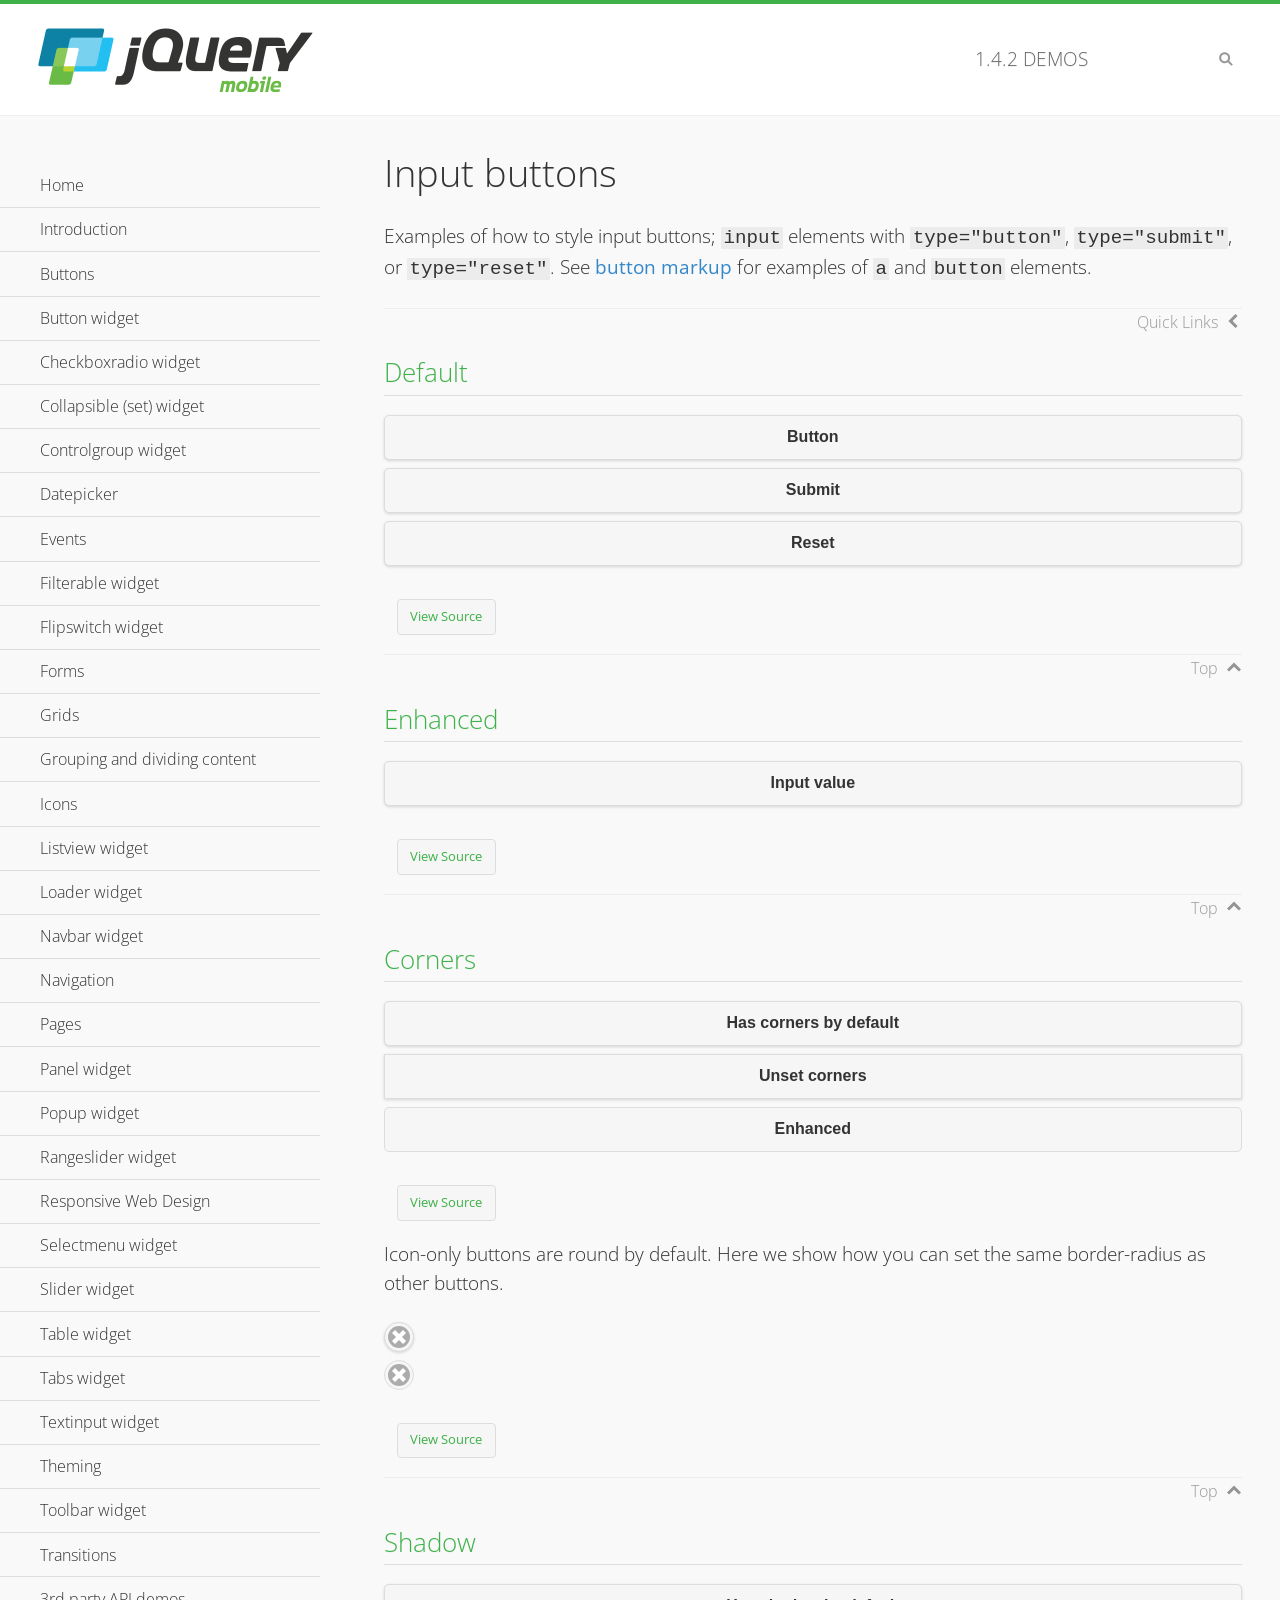
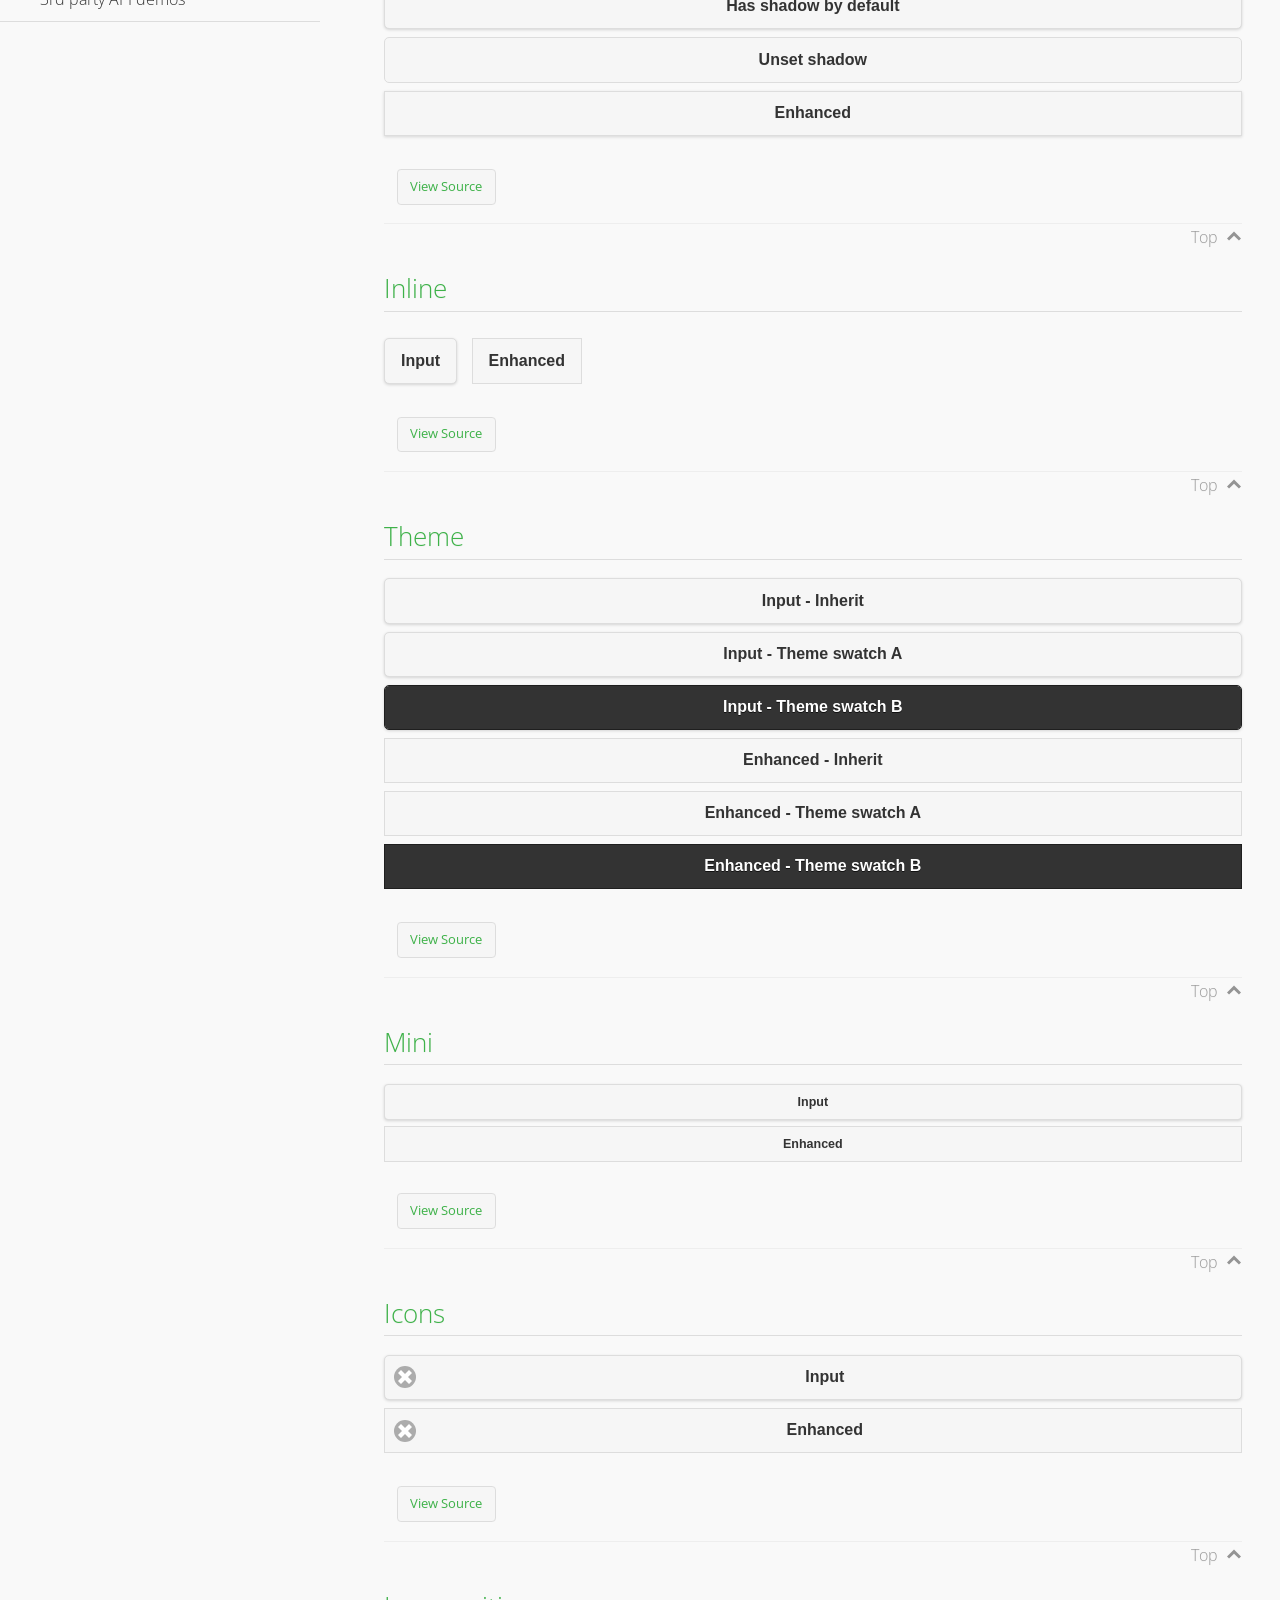
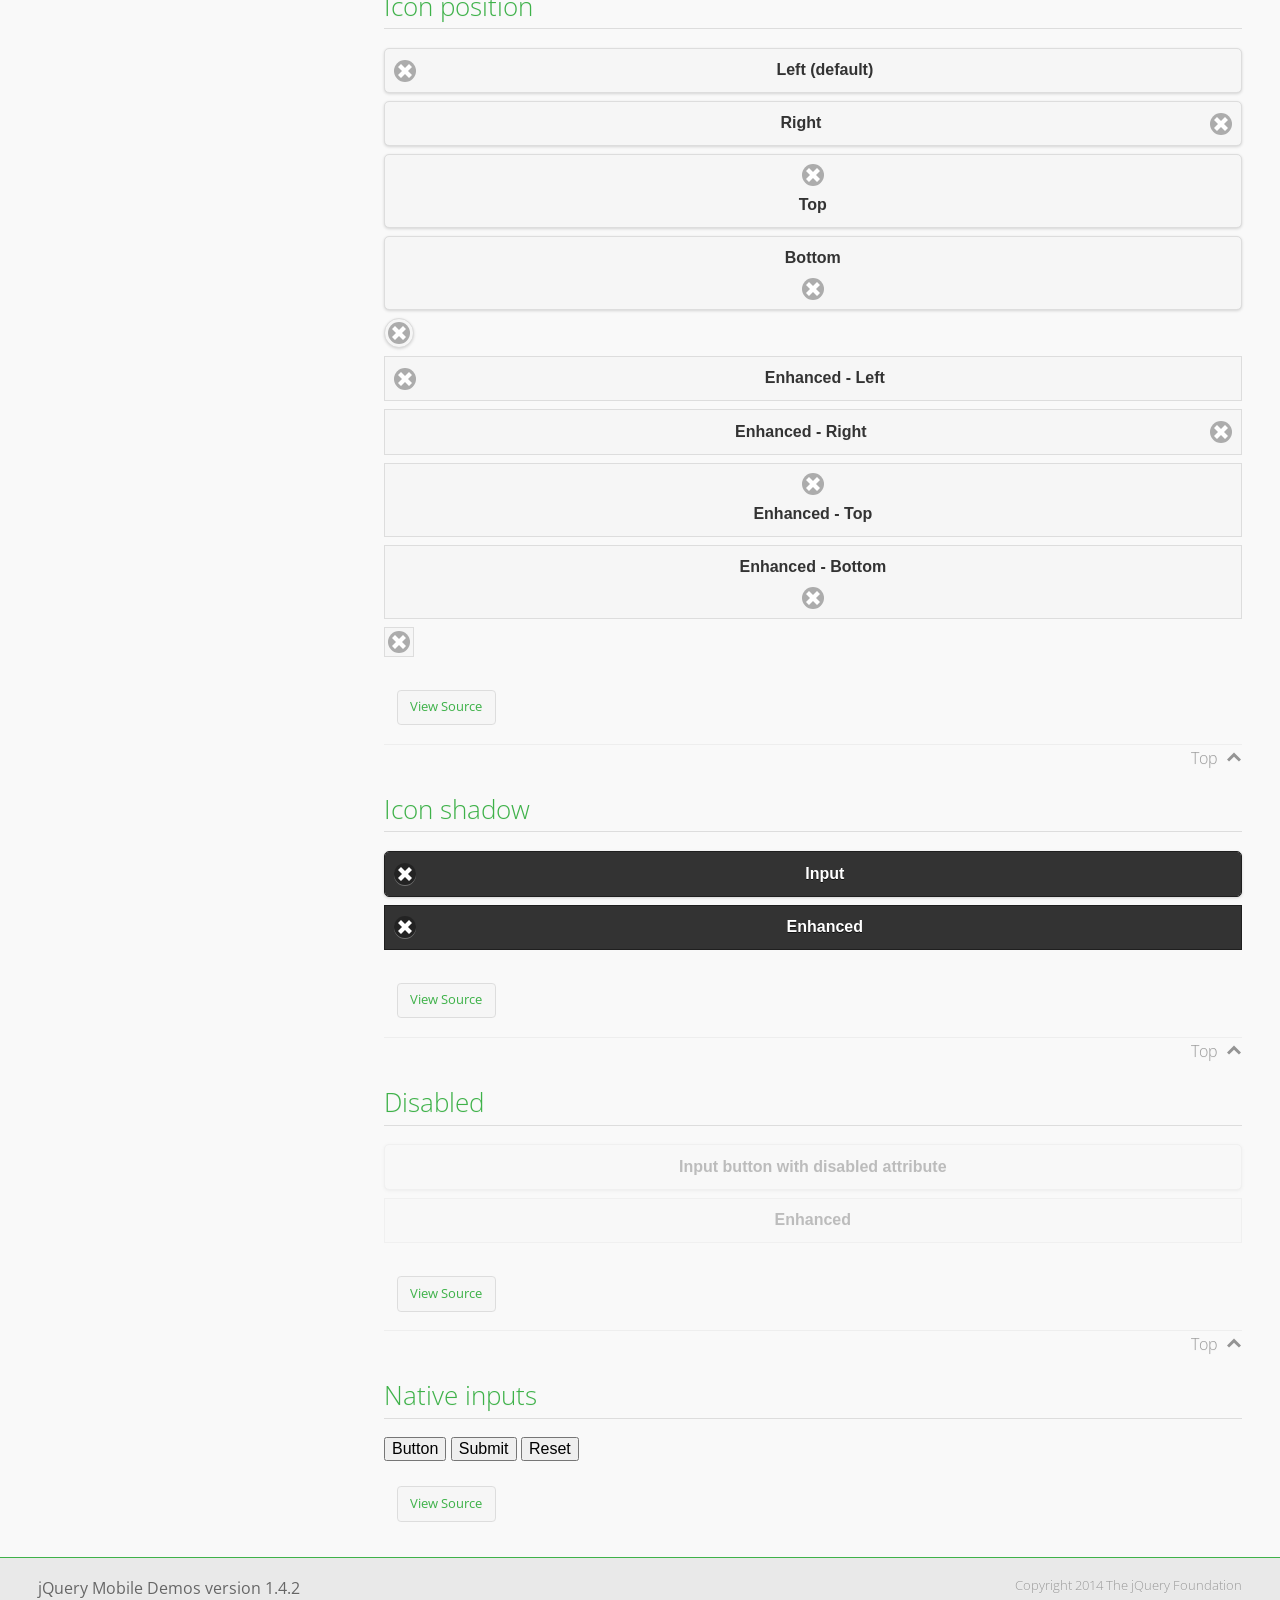
<file: js/lib/jquery.mobile-1.4.2/demos/button/index.html>
<!DOCTYPE html>
<html>
<head>
	<meta charset="utf-8">
	<meta name="viewport" content="width=device-width, initial-scale=1">
	<title>Input buttons - jQuery Mobile Demos</title>
	<link rel="shortcut icon" href="../favicon.ico">
    <link rel="stylesheet" href="http://fonts.googleapis.com/css?family=Open+Sans:300,400,700">
	<link rel="stylesheet" href="../css/themes/default/jquery.mobile-1.4.2.min.css">
	<link rel="stylesheet" href="../_assets/css/jqm-demos.css">
	<script src="../js/jquery.js"></script>
	<script src="../_assets/js/index.js"></script>
	<script src="../js/jquery.mobile-1.4.2.min.js"></script>
</head>
<body>
<div data-role="page" class="jqm-demos" data-quicklinks="true">

	<div data-role="header" class="jqm-header">
		<h2><a href="../" title="jQuery Mobile Demos home"><img src="../_assets/img/jquery-logo.png" alt="jQuery Mobile"></a></h2>
		<p><span class="jqm-version"></span> Demos</p>
		<a href="#" class="jqm-navmenu-link ui-btn ui-btn-icon-notext ui-corner-all ui-icon-bars ui-nodisc-icon ui-alt-icon ui-btn-left">Menu</a>
		<a href="#" class="jqm-search-link ui-btn ui-btn-icon-notext ui-corner-all ui-icon-search ui-nodisc-icon ui-alt-icon ui-btn-right">Search</a>
	</div><!-- /header -->

	<div role="main" class="ui-content jqm-content">

		<h1>Input buttons</h1>

		<p>Examples of how to style input buttons; <code>input</code> elements with <code>type="button"</code>, <code>type="submit"</code>, or <code>type="reset"</code>. See <a href="../button-markup/">button markup</a> for examples of <code>a</code> and <code>button</code> elements.</p>

		<h2>Default</h2>

		<div data-demo-html="true">
			<form>
				<input type="button" value="Button">
				<input type="submit" value="Submit">
				<input type="reset" value="Reset">
			</form>
		</div><!--/demo-html -->

		<h2>Enhanced</h2>

		<div data-demo-html="true">
			<form>
				<div class="ui-input-btn ui-btn ui-corner-all ui-shadow">
					Input value
					<input type="button" data-enhanced="true" value="Input value">
				</div>
			</form>
		</div><!--/demo-html -->

		<h2>Corners</h2>

		<div data-demo-html="true">
			<form>
				<input type="button" value="Has corners by default">
				<input type="button" data-corners="false" value="Unset corners">
				<div class="ui-input-btn ui-btn ui-corner-all">
					Enhanced
					<input type="button" data-enhanced="true" value="Enhanced">
				</div>
			</form>
		</div><!--/demo-html -->

		<p>Icon-only buttons are round by default. Here we show how you can set the same border-radius as other buttons.</p>

		<div data-demo-html="true" data-demo-css="true">
			<form>
				<input type="button" data-icon="delete" data-iconpos="notext" value="Icon only">
				<div id="custom-border-radius">
					<div class="ui-input-btn ui-btn ui-icon-delete ui-btn-icon-notext ui-corner-all">
						Enhanced - Icon only
						<input type="button" data-enhanced="true" value="Enhanced - Icon only">
					</div>
				</div>
			</form>
		</div><!--/demo-html -->

		<h2>Shadow</h2>

		<div data-demo-html="true">
			<form>
				<input type="button" value="Has shadow by default">
				<input type="button" data-shadow="false" value="Unset shadow">
				<div class="ui-input-btn ui-btn ui-shadow">
					Enhanced
					<input type="button" data-enhanced="true" value="Enhanced">
				</div>
			</form>
		</div><!--/demo-html -->

		<h2>Inline</h2>

		<div data-demo-html="true">
			<form>
				<input type="button" data-inline="true" value="Input">
				<div class="ui-input-btn ui-btn ui-btn-inline">
					Enhanced
					<input type="button" data-enhanced="true" value="Enhanced">
				</div>
			</form>
		</div><!--/demo-html -->

		<h2>Theme</h2>

		<div data-demo-html="true">
			<form>
				<input type="button" value="Input - Inherit">
				<input type="button" data-theme="a" value="Input - Theme swatch A">
				<input type="button" data-theme="b" value="Input - Theme swatch B">
				<div class="ui-input-btn ui-btn">
					Enhanced - Inherit
					<input type="button" data-enhanced="true" value="Enhanced - Inherit">
				</div>
				<div class="ui-input-btn ui-btn ui-btn-a">
					Enhanced - Theme swatch A
					<input type="button" data-enhanced="true" value="Enhanced - Theme swatch A">
				</div>
				<div class="ui-input-btn ui-btn ui-btn-b">
					Enhanced - Theme swatch B
					<input type="button" data-enhanced="true" value="Enhanced - Theme swatch B">
				</div>
			</form>
		</div><!--/demo-html -->

		<h2>Mini</h2>

		<div data-demo-html="true">
			<form>
				<input type="button" data-mini="true" value="Input">
				<div class="ui-input-btn ui-btn ui-mini">
					Enhanced
					<input type="button" data-enhanced="true" value="Enhanced">
				</div>
			</form>
		</div><!--/demo-html -->

		<h2>Icons</h2>

		<div data-demo-html="true">
			<form>
				<input type="button" data-icon="delete" value="Input">
				<div class="ui-input-btn ui-btn ui-icon-delete ui-btn-icon-left">
					Enhanced
					<input type="button" data-enhanced="true" value="Enhanced">
				</div>
			</form>
		</div><!--/demo-html -->

		<h2>Icon position</h2>

		<div data-demo-html="true">
			<form>
				<input type="button" data-icon="delete" value="Left (default)">
				<input type="button" data-icon="delete" data-iconpos="right" value="Right">
				<input type="button" data-icon="delete" data-iconpos="top" value="Top">
				<input type="button" data-icon="delete" data-iconpos="bottom" value="Bottom">
				<input type="button" data-icon="delete" data-iconpos="notext" value="Icon only">
				<div class="ui-input-btn ui-btn ui-icon-delete ui-btn-icon-left">
					Enhanced - Left
					<input type="button" data-enhanced="true" value="Enhanced - Left">
				</div>
				<div class="ui-input-btn ui-btn ui-icon-delete ui-btn-icon-right">
					Enhanced - Right
					<input type="button" data-enhanced="true" value="Enhanced - Right">
				</div>
				<div class="ui-input-btn ui-btn ui-icon-delete ui-btn-icon-top">
					Enhanced - Top
					<input type="button" data-enhanced="true" value="Enhanced - Top">
				</div>
				<div class="ui-input-btn ui-btn ui-icon-delete ui-btn-icon-bottom">
					Enhanced - Bottom
					<input type="button" data-enhanced="true" value="Enhanced - Bottom">
				</div>
				<div class="ui-input-btn ui-btn ui-icon-delete ui-btn-icon-notext">
					Enhanced - Icon only
					<input type="button" data-enhanced="true" value="Enhanced - Icon only">
				</div>
			<form>
		</div><!--/demo-html -->

		<h2>Icon shadow</h2>

		<div data-demo-html="true">
			<form>
				<input type="button" data-theme="b" data-icon="delete" data-iconshadow="true" value="Input">
				<div class="ui-input-btn ui-btn ui-btn-b ui-icon-delete ui-btn-icon-left ui-shadow-icon">
					Enhanced
					<input type="button" data-enhanced="true" value="Enhanced">
				</div>
			</form>
		</div><!--/demo-html -->

		<h2>Disabled</h2>

		<div data-demo-html="true">
			<form>
				<input type="button" disabled value="Input button with disabled attribute">
				<div class="ui-input-btn ui-btn ui-state-disabled">
					Enhanced
					<input type="button" disabled data-enhanced="true" value="Enhanced">
				</div>
			</form>
		</div><!--/demo-html -->

		<h2>Native inputs</h2>

		<div data-demo-html="true">
			<form>
				<input type="button" data-role="none" value="Button">
				<input type="submit" data-role="none" value="Submit">
				<input type="reset" data-role="none" value="Reset">
			</form>
		</div><!--/demo-html -->

	</div><!-- /content -->
	    <div data-role="panel" class="jqm-navmenu-panel" data-position="left" data-display="overlay" data-theme="a">
	    	<ul class="jqm-list ui-alt-icon ui-nodisc-icon">
<li data-filtertext="demos homepage" data-icon="home"><a href=".././">Home</a></li>
<li data-filtertext="introduction overview getting started"><a href="../intro/" data-ajax="false">Introduction</a></li>
<li data-filtertext="buttons button markup buttonmarkup method anchor link button element"><a href="../button-markup/" data-ajax="false">Buttons</a></li>
<li data-filtertext="form button widget input button submit reset"><a href="../button/" data-ajax="false">Button widget</a></li>
<li data-role="collapsible" data-collapsed-icon="carat-d" data-expanded-icon="carat-u" data-iconpos="right" data-inset="false">
	<h3>Checkboxradio widget</h3>
	<ul>
		<li data-filtertext="form checkboxradio widget checkbox input checkboxes controlgroups"><a href="../checkboxradio-checkbox/" data-ajax="false">Checkboxes</a></li>
		<li data-filtertext="form checkboxradio widget radio input radio buttons controlgroups"><a href="../checkboxradio-radio/" data-ajax="false">Radio buttons</a></li>
	</ul>
</li>
<li data-role="collapsible" data-collapsed-icon="carat-d" data-expanded-icon="carat-u" data-iconpos="right" data-inset="false">
	<h3>Collapsible (set) widget</h3>
	<ul>
		<li data-filtertext="collapsibles content formatting"><a href="../collapsible/" data-ajax="false">Collapsible</a></li>
		<li data-filtertext="dynamic collapsible set accordion append expand"><a href="../collapsible-dynamic/" data-ajax="false">Dynamic collapsibles</a></li>
		<li data-filtertext="accordions collapsible set widget content formatting grouped collapsibles"><a href="../collapsibleset/" data-ajax="false">Collapsible set</a></li>
	</ul>
</li>
<li data-role="collapsible" data-collapsed-icon="carat-d" data-expanded-icon="carat-u" data-iconpos="right" data-inset="false">
	<h3>Controlgroup widget</h3>
	<ul>
		<li data-filtertext="controlgroups selectmenu checkboxradio input grouped buttons horizontal vertical"><a href="../controlgroup/" data-ajax="false">Controlgroup</a></li>
		<li data-filtertext="dynamic controlgroup dynamically add buttons"><a href="../controlgroup-dynamic/" data-ajax="false">Dynamic controlgroups</a></li>
	</ul>
</li>
<li data-filtertext="form datepicker widget date input"><a href="../datepicker/" data-ajax="false">Datepicker</a></li>
<li data-role="collapsible" data-collapsed-icon="carat-d" data-expanded-icon="carat-u" data-iconpos="right" data-inset="false">
	<h3>Events</h3>
	<ul>
		<li data-filtertext="swipe to delete list items listviews swipe events"><a href="../swipe-list/" data-ajax="false">Swipe list items</a></li>
		<li data-filtertext="swipe to navigate swipe page navigation swipe events"><a href="../swipe-page/" data-ajax="false">Swipe page navigation</a></li>
	</ul>
</li>
<li data-filtertext="filterable filter elements sorting searching listview table"><a href="../filterable/" data-ajax="false">Filterable widget</a></li>
<li data-filtertext="form flipswitch widget flip toggle switch binary select checkbox input"><a href="../flipswitch/" data-ajax="false">Flipswitch widget</a></li>
<li data-role="collapsible" data-collapsed-icon="carat-d" data-expanded-icon="carat-u" data-iconpos="right" data-inset="false">
	<h3>Forms</h3>
	<ul>
		<li data-filtertext="forms text checkbox radio range button submit reset inputs selects textarea slider flipswitch label form elements"><a href="../forms/" data-ajax="false">Forms</a></li>
		<li data-filtertext="form hide labels hidden accessible ui-hidden-accessible forms"><a href="../forms-label-hidden-accessible/" data-ajax="false">Hide labels</a></li>
		<li data-filtertext="form field containers fieldcontain ui-field-contain forms"><a href="../forms-field-contain/" data-ajax="false">Field containers</a></li>
		<li data-filtertext="forms disabled form elements"><a href="../forms-disabled/" data-ajax="false">Forms disabled</a></li>
		<li data-filtertext="forms gallery examples overview forms text checkbox radio range button submit reset inputs selects textarea slider flipswitch label form elements"><a href="../forms-gallery/" data-ajax="false">Forms gallery</a></li>
	</ul>
</li>
<li data-role="collapsible" data-collapsed-icon="carat-d" data-expanded-icon="carat-u" data-iconpos="right" data-inset="false">
	<h3>Grids</h3>
	<ul>
		<li data-filtertext="grids columns blocks content formatting rwd responsive css framework"><a href="../grids/" data-ajax="false">Grids</a></li>
		<li data-filtertext="buttons in grids css framework"><a href="../grids-buttons/" data-ajax="false">Buttons in grids</a></li>
		<li data-filtertext="custom responsive grids rwd css framework"><a href="../grids-custom-responsive/" data-ajax="false">Custom responsive grids</a></li>
	</ul>
</li>
<li data-filtertext="blocks content formatting sections heading"><a href="../body-bar-classes/" data-ajax="false">Grouping and dividing content</a></li>
<li data-role="collapsible" data-collapsed-icon="carat-d" data-expanded-icon="carat-u" data-iconpos="right" data-inset="false">
	<h3>Icons</h3>
	<ul>
		<li data-filtertext="button icons svg disc alt custom icon position"><a href="../icons/" data-ajax="false">Icons</a></li>
		<li data-filtertext=""><a href="../icons-grunticon/" data-ajax="false">Grunticon loader</a></li>
	</ul>
</li>
<li data-role="collapsible" data-collapsed-icon="carat-d" data-expanded-icon="carat-u" data-iconpos="right" data-inset="false">
	<h3>Listview widget</h3>
	<ul>
		<li data-filtertext="listview widget thumbnails icons nested split button collapsible ul ol"><a href="../listview/" data-ajax="false">Listview</a></li>
		<li data-filtertext="autocomplete filterable reveal listview filtertextbeforefilter placeholder"><a href="../listview-autocomplete/" data-ajax="false">Listview autocomplete</a></li>
		<li data-filtertext="autocomplete filterable reveal listview remote data filtertextbeforefilter placeholder"><a href="../listview-autocomplete-remote/" data-ajax="false">Listview autocomplete remote data</a></li>
		<li data-filtertext="autodividers anchor jump scroll linkbars listview lists ul ol"><a href="../listview-autodividers-linkbar/" data-ajax="false">Listview autodividers linkbar</a></li>
		<li data-filtertext="listview autodividers selector autodividersselector lists ul ol"><a href="../listview-autodividers-selector/" data-ajax="false">Listview autodividers selector</a></li>
		<li data-filtertext="listview nested list items"><a href="../listview-nested-lists/" data-ajax="false">Listview Nested Listviews</a></li>
		<li data-filtertext="listview collapsible list items flat"><a href="../listview-collapsible-item-flat/" data-ajax="false">Listview collapsible list items (flat)</a></li>
		<li data-filtertext="listview collapsible list indented"><a href="../listview-collapsible-item-indented/" data-ajax="false">Listview collapsible list items (indented)</a></li>
		<li data-filtertext="grid listview responsive grids responsive listviews lists ul"><a href="../listview-grid/" data-ajax="false">Listview responsive grid</a></li>
	</ul>
</li>
<li data-filtertext="loader widget page loading navigation overlay spinner"><a href="../loader/" data-ajax="false">Loader widget</a></li>
<li data-filtertext="navbar widget navmenu toolbars header footer"><a href="../navbar/" data-ajax="false">Navbar widget</a></li>
<li data-role="collapsible" data-collapsed-icon="carat-d" data-expanded-icon="carat-u" data-iconpos="right" data-inset="false">
	<h3>Navigation</h3>
	<ul>
		<li data-filtertext="ajax navigation navigate widget history event method"><a href="../navigation/" data-ajax="false">Navigation</a></li>
		<li data-filtertext="linking pages page links navigation ajax prefetch cache"><a href="../navigation-linking-pages/" data-ajax="false">Linking pages</a></li>
		<li data-filtertext="php redirect server redirection server-side navigation"><a href="../navigation-php-redirect/" data-ajax="false">PHP redirect demo</a></li>
		<li data-filtertext="navigation redirection hash query"><a href="../navigation-hash-processing/" data-ajax="false">Hash processing demo</a></li>
	</ul>
</li>
<li data-role="collapsible" data-collapsed-icon="carat-d" data-expanded-icon="carat-u" data-iconpos="right" data-inset="false">
	<h3>Pages</h3>
	<ul>
		<li data-filtertext="pages page widget ajax navigation"><a href="../pages/" data-ajax="false">Pages</a></li>
		<li data-filtertext="single page"><a href="../pages-single-page/" data-ajax="false">Single page</a></li>
		<li data-filtertext="multipage multi-page page"><a href="../pages-multi-page/" data-ajax="false">Multi-page template</a></li>
		<li data-filtertext="dialog page widget modal popup"><a href="../pages-dialog/" data-ajax="false">Dialog page</a></li>
	</ul>
</li>
<li data-role="collapsible" data-collapsed-icon="carat-d" data-expanded-icon="carat-u" data-iconpos="right" data-inset="false">
	<h3>Panel widget</h3>
	<ul>
		<li data-filtertext="panel widget sliding panels reveal push overlay responsive"><a href="../panel/" data-ajax="false">Panel</a></li>
		<li data-filtertext=""><a href="../panel-external/" data-ajax="false">External panels</a></li>
		<li data-filtertext="panel "><a href="../panel-fixed/" data-ajax="false">Fixed panels</a></li>
		<li data-filtertext="panel slide panels sliding panels shadow rwd responsive breakpoint"><a href="../panel-responsive/" data-ajax="false">Panels responsive</a></li>
		<li data-filtertext="panel custom style custom panel width reveal shadow listview panel styling page background wrapper"><a href="../panel-styling/" data-ajax="false">Custom panel style</a></li>
		<li data-filtertext="panel open on swipe"><a href="../panel-swipe-open/" data-ajax="false">Panel open on swipe</a></li>
		<li data-filtertext="panels outside page internal external toolbars"><a href="../panel-external-internal/" data-ajax="false">Panel external and internal</a></li>
	</ul>
</li>
<li data-role="collapsible" data-collapsed-icon="carat-d" data-expanded-icon="carat-u" data-iconpos="right" data-inset="false">
	<h3>Popup widget</h3>
	<ul>
		<li data-filtertext="popup widget popups dialog modal transition tooltip lightbox form overlay screen flip pop fade transition"><a href="../popup/" data-ajax="false">Popup</a></li>
		<li data-filtertext="popup alignment position"><a href="../popup-alignment/" data-ajax="false">Popup alignment</a></li>
		<li data-filtertext="popup arrow size popups popover"><a href="../popup-arrow-size/" data-ajax="false">Popup arrow size</a></li>
		<li data-filtertext="dynamic popups popup images lightbox"><a href="../popup-dynamic/" data-ajax="false">Dynamic popups</a></li>
		<li data-filtertext="popups with iframes scaling"><a href="../popup-iframe/" data-ajax="false">Popups with iframes</a></li>
		<li data-filtertext="popup image scaling"><a href="../popup-image-scaling/" data-ajax="false">Popup image scaling</a></li>
		<li data-filtertext="external popup outside multi-page"><a href="../popup-outside-multipage" data-ajax="false">Popup outside multi-page</a></li>
	</ul>
</li>
<li data-filtertext="form rangeslider widget dual sliders dual handle sliders range input"><a href="../rangeslider/" data-ajax="false">Rangeslider widget</a></li>
<li data-filtertext="responsive web design rwd adaptive progressive enhancement PE accessible mobile breakpoints media query media queries"><a href="../rwd/" data-ajax="false">Responsive Web Design</a></li>
<li data-role="collapsible" data-collapsed-icon="carat-d" data-expanded-icon="carat-u" data-iconpos="right" data-inset="false">
	<h3>Selectmenu widget</h3>
	<ul>
		<li data-filtertext="form selectmenu widget select input custom select menu selects"><a href="../selectmenu/" data-ajax="false">Selectmenu</a></li>
		<li data-filtertext="form custom select menu selectmenu widget custom menu option optgroup multiple selects"><a href="../selectmenu-custom/" data-ajax="false">Custom select menu</a></li>
		<li data-filtertext="filterable select filter popup dialog"><a href="../selectmenu-custom-filter/" data-ajax="false">Custom select menu with filter</a></li>
	</ul>
</li>
<li data-role="collapsible" data-collapsed-icon="carat-d" data-expanded-icon="carat-u" data-iconpos="right" data-inset="false">
	<h3>Slider widget</h3>
	<ul>
		<li data-filtertext="form slider widget range input single sliders"><a href="../slider/" data-ajax="false">Slider</a></li>
		<li data-filtertext="form slider widget flipswitch slider binary select flip toggle switch"><a href="../slider-flipswitch/" data-ajax="false">Slider flip toggle switch</a></li>
		<li data-filtertext="form slider tooltip handle value input range sliders"><a href="../slider-tooltip/" data-ajax="false">Slider tooltip</a></li>
	</ul>
</li>
<li data-role="collapsible" data-collapsed-icon="carat-d" data-expanded-icon="carat-u" data-iconpos="right" data-inset="false">
	<h3>Table widget</h3>
	<ul>
		<li data-filtertext="table widget reflow column toggle th td responsive tables rwd hide show tabular"><a href="../table-column-toggle/" data-ajax="false">Table Column Toggle</a></li>
		<li data-filtertext="table column toggle phone comparison demo"><a href="../table-column-toggle-example/" data-ajax="false">Table Column Toggle demo</a></li>
		<li data-filtertext="responsive tables table column toggle heading groups rwd breakpoint"><a href="../table-column-toggle-heading-groups/" data-ajax="false">Table Column Toggle heading groups</a></li>
		<li data-filtertext="responsive tables table column toggle hide rwd breakpoint customization options"><a href="../table-column-toggle-options/" data-ajax="false">Table Column Toggle options</a></li>
		<li data-filtertext="table reflow th td responsive rwd columns tabular"><a href="../table-reflow/" data-ajax="false">Table Reflow</a></li>
		<li data-filtertext="responsive tables table reflow heading groups rwd breakpoint"><a href="../table-reflow-heading-groups/" data-ajax="false">Table Reflow heading groups</a></li>
		<li data-filtertext="responsive tables table reflow stripes strokes table style"><a href="../table-reflow-stripes-strokes/" data-ajax="false">Table Reflow stripes and strokes</a></li>
		<li data-filtertext="responsive tables table reflow stack custom styles"><a href="../table-reflow-styling/" data-ajax="false">Table Reflow custom styles</a></li>
	</ul>
</li>
<li data-filtertext="ui tabs widget"><a href="../tabs/" data-ajax="false">Tabs widget</a></li>
<li data-filtertext="form textinput widget text input textarea number date time tel email file color password"><a href="../textinput/" data-ajax="false">Textinput widget</a></li>
<li data-role="collapsible" data-collapsed-icon="carat-d" data-expanded-icon="carat-u" data-iconpos="right" data-inset="false">
	<h3>Theming</h3>
	<ul>
		<li data-filtertext="default theme swatches theming style css"><a href="../theme-default/" data-ajax="false">Default theme</a></li>
		<li data-filtertext="classic theme old theme swatches theming style css"><a href="../theme-classic/" data-ajax="false">Classic theme</a></li>
	</ul>
</li>
<li data-role="collapsible" data-collapsed-icon="carat-d" data-expanded-icon="carat-u" data-iconpos="right" data-inset="false">
	<h3>Toolbar widget</h3>
	<ul>
		<li data-filtertext="toolbar widget header footer toolbars fixed fullscreen external sections"><a href="../toolbar/" data-ajax="false">Toolbar</a></li>
		<li data-filtertext="dynamic toolbars dynamically add toolbar header footer"><a href="../toolbar-dynamic/" data-ajax="false">Dynamic toolbars</a></li>
		<li data-filtertext="external toolbars header footer"><a href="../toolbar-external/" data-ajax="false">External toolbars</a></li>
		<li data-filtertext="fixed toolbars header footer"><a href="../toolbar-fixed/" data-ajax="false">Fixed toolbars</a></li>
		<li data-filtertext="fixed fullscreen toolbars header footer"><a href="../toolbar-fixed-fullscreen/" data-ajax="false">Fullscreen toolbars</a></li>
		<li data-filtertext="external fixed toolbars header footer"><a href="../toolbar-fixed-external/" data-ajax="false">Fixed external toolbars</a></li>
		<li data-filtertext="external persistent toolbars header footer navbar navmenu"><a href="../toolbar-fixed-persistent/" data-ajax="false">Persistent toolbars</a></li>
		<li data-filtertext="external ajax optimized toolbars persistent toolbars header footer navbar"><a href="../toolbar-fixed-persistent-optimized/" data-ajax="false">Ajax optimized toolbars</a></li>
		<li data-filtertext="form in toolbars header footer"><a href="../toolbar-fixed-forms/" data-ajax="false">Form in toolbar</a></li>
	</ul>
</li>
<li data-filtertext="page transitions animated pages popup navigation flip slide fade pop"><a href="../transitions/" data-ajax="false">Transitions</a></li>
<li data-role="collapsible" data-collapsed-icon="carat-d" data-expanded-icon="carat-u" data-iconpos="right" data-inset="false">
	<h3>3rd party API demos</h3>
	<ul>
		<li data-filtertext="backbone requirejs navigation router"><a href="../backbone-requirejs/" data-ajax="false">Backbone RequireJS</a></li>
		<li data-filtertext="google maps geolocation demo"><a href="../map-geolocation/" data-ajax="false">Google Maps geolocation</a></li>
		<li data-filtertext="google maps hybrid"><a href="../map-list-toggle/" data-ajax="false">Google Maps list toggle</a></li>
	</ul>
</li>



		     </ul>
		</div><!-- /panel -->


	<div data-role="footer" data-position="fixed" data-tap-toggle="false" class="jqm-footer">
		<p>jQuery Mobile Demos version <span class="jqm-version"></span></p>
		<p>Copyright 2014 The jQuery Foundation</p>
	</div><!-- /footer -->
	<!-- TODO: This should become an external panel so we can add input to markup (unique ID) -->
    <div data-role="panel" class="jqm-search-panel" data-position="right" data-display="overlay" data-theme="a">
		<div class="jqm-search">
			<ul class="jqm-list" data-filter-placeholder="Search demos..." data-filter-reveal="true">
<li data-filtertext="demos homepage" data-icon="home"><a href=".././">Home</a></li>
<li data-filtertext="introduction overview getting started"><a href="../intro/" data-ajax="false">Introduction</a></li>
<li data-filtertext="buttons button markup buttonmarkup method anchor link button element"><a href="../button-markup/" data-ajax="false">Buttons</a></li>
<li data-filtertext="form button widget input button submit reset"><a href="../button/" data-ajax="false">Button widget</a></li>
<li data-role="collapsible" data-collapsed-icon="carat-d" data-expanded-icon="carat-u" data-iconpos="right" data-inset="false">
	<h3>Checkboxradio widget</h3>
	<ul>
		<li data-filtertext="form checkboxradio widget checkbox input checkboxes controlgroups"><a href="../checkboxradio-checkbox/" data-ajax="false">Checkboxes</a></li>
		<li data-filtertext="form checkboxradio widget radio input radio buttons controlgroups"><a href="../checkboxradio-radio/" data-ajax="false">Radio buttons</a></li>
	</ul>
</li>
<li data-role="collapsible" data-collapsed-icon="carat-d" data-expanded-icon="carat-u" data-iconpos="right" data-inset="false">
	<h3>Collapsible (set) widget</h3>
	<ul>
		<li data-filtertext="collapsibles content formatting"><a href="../collapsible/" data-ajax="false">Collapsible</a></li>
		<li data-filtertext="dynamic collapsible set accordion append expand"><a href="../collapsible-dynamic/" data-ajax="false">Dynamic collapsibles</a></li>
		<li data-filtertext="accordions collapsible set widget content formatting grouped collapsibles"><a href="../collapsibleset/" data-ajax="false">Collapsible set</a></li>
	</ul>
</li>
<li data-role="collapsible" data-collapsed-icon="carat-d" data-expanded-icon="carat-u" data-iconpos="right" data-inset="false">
	<h3>Controlgroup widget</h3>
	<ul>
		<li data-filtertext="controlgroups selectmenu checkboxradio input grouped buttons horizontal vertical"><a href="../controlgroup/" data-ajax="false">Controlgroup</a></li>
		<li data-filtertext="dynamic controlgroup dynamically add buttons"><a href="../controlgroup-dynamic/" data-ajax="false">Dynamic controlgroups</a></li>
	</ul>
</li>
<li data-filtertext="form datepicker widget date input"><a href="../datepicker/" data-ajax="false">Datepicker</a></li>
<li data-role="collapsible" data-collapsed-icon="carat-d" data-expanded-icon="carat-u" data-iconpos="right" data-inset="false">
	<h3>Events</h3>
	<ul>
		<li data-filtertext="swipe to delete list items listviews swipe events"><a href="../swipe-list/" data-ajax="false">Swipe list items</a></li>
		<li data-filtertext="swipe to navigate swipe page navigation swipe events"><a href="../swipe-page/" data-ajax="false">Swipe page navigation</a></li>
	</ul>
</li>
<li data-filtertext="filterable filter elements sorting searching listview table"><a href="../filterable/" data-ajax="false">Filterable widget</a></li>
<li data-filtertext="form flipswitch widget flip toggle switch binary select checkbox input"><a href="../flipswitch/" data-ajax="false">Flipswitch widget</a></li>
<li data-role="collapsible" data-collapsed-icon="carat-d" data-expanded-icon="carat-u" data-iconpos="right" data-inset="false">
	<h3>Forms</h3>
	<ul>
		<li data-filtertext="forms text checkbox radio range button submit reset inputs selects textarea slider flipswitch label form elements"><a href="../forms/" data-ajax="false">Forms</a></li>
		<li data-filtertext="form hide labels hidden accessible ui-hidden-accessible forms"><a href="../forms-label-hidden-accessible/" data-ajax="false">Hide labels</a></li>
		<li data-filtertext="form field containers fieldcontain ui-field-contain forms"><a href="../forms-field-contain/" data-ajax="false">Field containers</a></li>
		<li data-filtertext="forms disabled form elements"><a href="../forms-disabled/" data-ajax="false">Forms disabled</a></li>
		<li data-filtertext="forms gallery examples overview forms text checkbox radio range button submit reset inputs selects textarea slider flipswitch label form elements"><a href="../forms-gallery/" data-ajax="false">Forms gallery</a></li>
	</ul>
</li>
<li data-role="collapsible" data-collapsed-icon="carat-d" data-expanded-icon="carat-u" data-iconpos="right" data-inset="false">
	<h3>Grids</h3>
	<ul>
		<li data-filtertext="grids columns blocks content formatting rwd responsive css framework"><a href="../grids/" data-ajax="false">Grids</a></li>
		<li data-filtertext="buttons in grids css framework"><a href="../grids-buttons/" data-ajax="false">Buttons in grids</a></li>
		<li data-filtertext="custom responsive grids rwd css framework"><a href="../grids-custom-responsive/" data-ajax="false">Custom responsive grids</a></li>
	</ul>
</li>
<li data-filtertext="blocks content formatting sections heading"><a href="../body-bar-classes/" data-ajax="false">Grouping and dividing content</a></li>
<li data-role="collapsible" data-collapsed-icon="carat-d" data-expanded-icon="carat-u" data-iconpos="right" data-inset="false">
	<h3>Icons</h3>
	<ul>
		<li data-filtertext="button icons svg disc alt custom icon position"><a href="../icons/" data-ajax="false">Icons</a></li>
		<li data-filtertext=""><a href="../icons-grunticon/" data-ajax="false">Grunticon loader</a></li>
	</ul>
</li>
<li data-role="collapsible" data-collapsed-icon="carat-d" data-expanded-icon="carat-u" data-iconpos="right" data-inset="false">
	<h3>Listview widget</h3>
	<ul>
		<li data-filtertext="listview widget thumbnails icons nested split button collapsible ul ol"><a href="../listview/" data-ajax="false">Listview</a></li>
		<li data-filtertext="autocomplete filterable reveal listview filtertextbeforefilter placeholder"><a href="../listview-autocomplete/" data-ajax="false">Listview autocomplete</a></li>
		<li data-filtertext="autocomplete filterable reveal listview remote data filtertextbeforefilter placeholder"><a href="../listview-autocomplete-remote/" data-ajax="false">Listview autocomplete remote data</a></li>
		<li data-filtertext="autodividers anchor jump scroll linkbars listview lists ul ol"><a href="../listview-autodividers-linkbar/" data-ajax="false">Listview autodividers linkbar</a></li>
		<li data-filtertext="listview autodividers selector autodividersselector lists ul ol"><a href="../listview-autodividers-selector/" data-ajax="false">Listview autodividers selector</a></li>
		<li data-filtertext="listview nested list items"><a href="../listview-nested-lists/" data-ajax="false">Listview Nested Listviews</a></li>
		<li data-filtertext="listview collapsible list items flat"><a href="../listview-collapsible-item-flat/" data-ajax="false">Listview collapsible list items (flat)</a></li>
		<li data-filtertext="listview collapsible list indented"><a href="../listview-collapsible-item-indented/" data-ajax="false">Listview collapsible list items (indented)</a></li>
		<li data-filtertext="grid listview responsive grids responsive listviews lists ul"><a href="../listview-grid/" data-ajax="false">Listview responsive grid</a></li>
	</ul>
</li>
<li data-filtertext="loader widget page loading navigation overlay spinner"><a href="../loader/" data-ajax="false">Loader widget</a></li>
<li data-filtertext="navbar widget navmenu toolbars header footer"><a href="../navbar/" data-ajax="false">Navbar widget</a></li>
<li data-role="collapsible" data-collapsed-icon="carat-d" data-expanded-icon="carat-u" data-iconpos="right" data-inset="false">
	<h3>Navigation</h3>
	<ul>
		<li data-filtertext="ajax navigation navigate widget history event method"><a href="../navigation/" data-ajax="false">Navigation</a></li>
		<li data-filtertext="linking pages page links navigation ajax prefetch cache"><a href="../navigation-linking-pages/" data-ajax="false">Linking pages</a></li>
		<li data-filtertext="php redirect server redirection server-side navigation"><a href="../navigation-php-redirect/" data-ajax="false">PHP redirect demo</a></li>
		<li data-filtertext="navigation redirection hash query"><a href="../navigation-hash-processing/" data-ajax="false">Hash processing demo</a></li>
	</ul>
</li>
<li data-role="collapsible" data-collapsed-icon="carat-d" data-expanded-icon="carat-u" data-iconpos="right" data-inset="false">
	<h3>Pages</h3>
	<ul>
		<li data-filtertext="pages page widget ajax navigation"><a href="../pages/" data-ajax="false">Pages</a></li>
		<li data-filtertext="single page"><a href="../pages-single-page/" data-ajax="false">Single page</a></li>
		<li data-filtertext="multipage multi-page page"><a href="../pages-multi-page/" data-ajax="false">Multi-page template</a></li>
		<li data-filtertext="dialog page widget modal popup"><a href="../pages-dialog/" data-ajax="false">Dialog page</a></li>
	</ul>
</li>
<li data-role="collapsible" data-collapsed-icon="carat-d" data-expanded-icon="carat-u" data-iconpos="right" data-inset="false">
	<h3>Panel widget</h3>
	<ul>
		<li data-filtertext="panel widget sliding panels reveal push overlay responsive"><a href="../panel/" data-ajax="false">Panel</a></li>
		<li data-filtertext=""><a href="../panel-external/" data-ajax="false">External panels</a></li>
		<li data-filtertext="panel "><a href="../panel-fixed/" data-ajax="false">Fixed panels</a></li>
		<li data-filtertext="panel slide panels sliding panels shadow rwd responsive breakpoint"><a href="../panel-responsive/" data-ajax="false">Panels responsive</a></li>
		<li data-filtertext="panel custom style custom panel width reveal shadow listview panel styling page background wrapper"><a href="../panel-styling/" data-ajax="false">Custom panel style</a></li>
		<li data-filtertext="panel open on swipe"><a href="../panel-swipe-open/" data-ajax="false">Panel open on swipe</a></li>
		<li data-filtertext="panels outside page internal external toolbars"><a href="../panel-external-internal/" data-ajax="false">Panel external and internal</a></li>
	</ul>
</li>
<li data-role="collapsible" data-collapsed-icon="carat-d" data-expanded-icon="carat-u" data-iconpos="right" data-inset="false">
	<h3>Popup widget</h3>
	<ul>
		<li data-filtertext="popup widget popups dialog modal transition tooltip lightbox form overlay screen flip pop fade transition"><a href="../popup/" data-ajax="false">Popup</a></li>
		<li data-filtertext="popup alignment position"><a href="../popup-alignment/" data-ajax="false">Popup alignment</a></li>
		<li data-filtertext="popup arrow size popups popover"><a href="../popup-arrow-size/" data-ajax="false">Popup arrow size</a></li>
		<li data-filtertext="dynamic popups popup images lightbox"><a href="../popup-dynamic/" data-ajax="false">Dynamic popups</a></li>
		<li data-filtertext="popups with iframes scaling"><a href="../popup-iframe/" data-ajax="false">Popups with iframes</a></li>
		<li data-filtertext="popup image scaling"><a href="../popup-image-scaling/" data-ajax="false">Popup image scaling</a></li>
		<li data-filtertext="external popup outside multi-page"><a href="../popup-outside-multipage" data-ajax="false">Popup outside multi-page</a></li>
	</ul>
</li>
<li data-filtertext="form rangeslider widget dual sliders dual handle sliders range input"><a href="../rangeslider/" data-ajax="false">Rangeslider widget</a></li>
<li data-filtertext="responsive web design rwd adaptive progressive enhancement PE accessible mobile breakpoints media query media queries"><a href="../rwd/" data-ajax="false">Responsive Web Design</a></li>
<li data-role="collapsible" data-collapsed-icon="carat-d" data-expanded-icon="carat-u" data-iconpos="right" data-inset="false">
	<h3>Selectmenu widget</h3>
	<ul>
		<li data-filtertext="form selectmenu widget select input custom select menu selects"><a href="../selectmenu/" data-ajax="false">Selectmenu</a></li>
		<li data-filtertext="form custom select menu selectmenu widget custom menu option optgroup multiple selects"><a href="../selectmenu-custom/" data-ajax="false">Custom select menu</a></li>
		<li data-filtertext="filterable select filter popup dialog"><a href="../selectmenu-custom-filter/" data-ajax="false">Custom select menu with filter</a></li>
	</ul>
</li>
<li data-role="collapsible" data-collapsed-icon="carat-d" data-expanded-icon="carat-u" data-iconpos="right" data-inset="false">
	<h3>Slider widget</h3>
	<ul>
		<li data-filtertext="form slider widget range input single sliders"><a href="../slider/" data-ajax="false">Slider</a></li>
		<li data-filtertext="form slider widget flipswitch slider binary select flip toggle switch"><a href="../slider-flipswitch/" data-ajax="false">Slider flip toggle switch</a></li>
		<li data-filtertext="form slider tooltip handle value input range sliders"><a href="../slider-tooltip/" data-ajax="false">Slider tooltip</a></li>
	</ul>
</li>
<li data-role="collapsible" data-collapsed-icon="carat-d" data-expanded-icon="carat-u" data-iconpos="right" data-inset="false">
	<h3>Table widget</h3>
	<ul>
		<li data-filtertext="table widget reflow column toggle th td responsive tables rwd hide show tabular"><a href="../table-column-toggle/" data-ajax="false">Table Column Toggle</a></li>
		<li data-filtertext="table column toggle phone comparison demo"><a href="../table-column-toggle-example/" data-ajax="false">Table Column Toggle demo</a></li>
		<li data-filtertext="responsive tables table column toggle heading groups rwd breakpoint"><a href="../table-column-toggle-heading-groups/" data-ajax="false">Table Column Toggle heading groups</a></li>
		<li data-filtertext="responsive tables table column toggle hide rwd breakpoint customization options"><a href="../table-column-toggle-options/" data-ajax="false">Table Column Toggle options</a></li>
		<li data-filtertext="table reflow th td responsive rwd columns tabular"><a href="../table-reflow/" data-ajax="false">Table Reflow</a></li>
		<li data-filtertext="responsive tables table reflow heading groups rwd breakpoint"><a href="../table-reflow-heading-groups/" data-ajax="false">Table Reflow heading groups</a></li>
		<li data-filtertext="responsive tables table reflow stripes strokes table style"><a href="../table-reflow-stripes-strokes/" data-ajax="false">Table Reflow stripes and strokes</a></li>
		<li data-filtertext="responsive tables table reflow stack custom styles"><a href="../table-reflow-styling/" data-ajax="false">Table Reflow custom styles</a></li>
	</ul>
</li>
<li data-filtertext="ui tabs widget"><a href="../tabs/" data-ajax="false">Tabs widget</a></li>
<li data-filtertext="form textinput widget text input textarea number date time tel email file color password"><a href="../textinput/" data-ajax="false">Textinput widget</a></li>
<li data-role="collapsible" data-collapsed-icon="carat-d" data-expanded-icon="carat-u" data-iconpos="right" data-inset="false">
	<h3>Theming</h3>
	<ul>
		<li data-filtertext="default theme swatches theming style css"><a href="../theme-default/" data-ajax="false">Default theme</a></li>
		<li data-filtertext="classic theme old theme swatches theming style css"><a href="../theme-classic/" data-ajax="false">Classic theme</a></li>
	</ul>
</li>
<li data-role="collapsible" data-collapsed-icon="carat-d" data-expanded-icon="carat-u" data-iconpos="right" data-inset="false">
	<h3>Toolbar widget</h3>
	<ul>
		<li data-filtertext="toolbar widget header footer toolbars fixed fullscreen external sections"><a href="../toolbar/" data-ajax="false">Toolbar</a></li>
		<li data-filtertext="dynamic toolbars dynamically add toolbar header footer"><a href="../toolbar-dynamic/" data-ajax="false">Dynamic toolbars</a></li>
		<li data-filtertext="external toolbars header footer"><a href="../toolbar-external/" data-ajax="false">External toolbars</a></li>
		<li data-filtertext="fixed toolbars header footer"><a href="../toolbar-fixed/" data-ajax="false">Fixed toolbars</a></li>
		<li data-filtertext="fixed fullscreen toolbars header footer"><a href="../toolbar-fixed-fullscreen/" data-ajax="false">Fullscreen toolbars</a></li>
		<li data-filtertext="external fixed toolbars header footer"><a href="../toolbar-fixed-external/" data-ajax="false">Fixed external toolbars</a></li>
		<li data-filtertext="external persistent toolbars header footer navbar navmenu"><a href="../toolbar-fixed-persistent/" data-ajax="false">Persistent toolbars</a></li>
		<li data-filtertext="external ajax optimized toolbars persistent toolbars header footer navbar"><a href="../toolbar-fixed-persistent-optimized/" data-ajax="false">Ajax optimized toolbars</a></li>
		<li data-filtertext="form in toolbars header footer"><a href="../toolbar-fixed-forms/" data-ajax="false">Form in toolbar</a></li>
	</ul>
</li>
<li data-filtertext="page transitions animated pages popup navigation flip slide fade pop"><a href="../transitions/" data-ajax="false">Transitions</a></li>
<li data-role="collapsible" data-collapsed-icon="carat-d" data-expanded-icon="carat-u" data-iconpos="right" data-inset="false">
	<h3>3rd party API demos</h3>
	<ul>
		<li data-filtertext="backbone requirejs navigation router"><a href="../backbone-requirejs/" data-ajax="false">Backbone RequireJS</a></li>
		<li data-filtertext="google maps geolocation demo"><a href="../map-geolocation/" data-ajax="false">Google Maps geolocation</a></li>
		<li data-filtertext="google maps hybrid"><a href="../map-list-toggle/" data-ajax="false">Google Maps list toggle</a></li>
	</ul>
</li>



			</ul>
		</div>
	</div><!-- /panel -->


</div><!-- /page -->

</body>
</html>
</file>
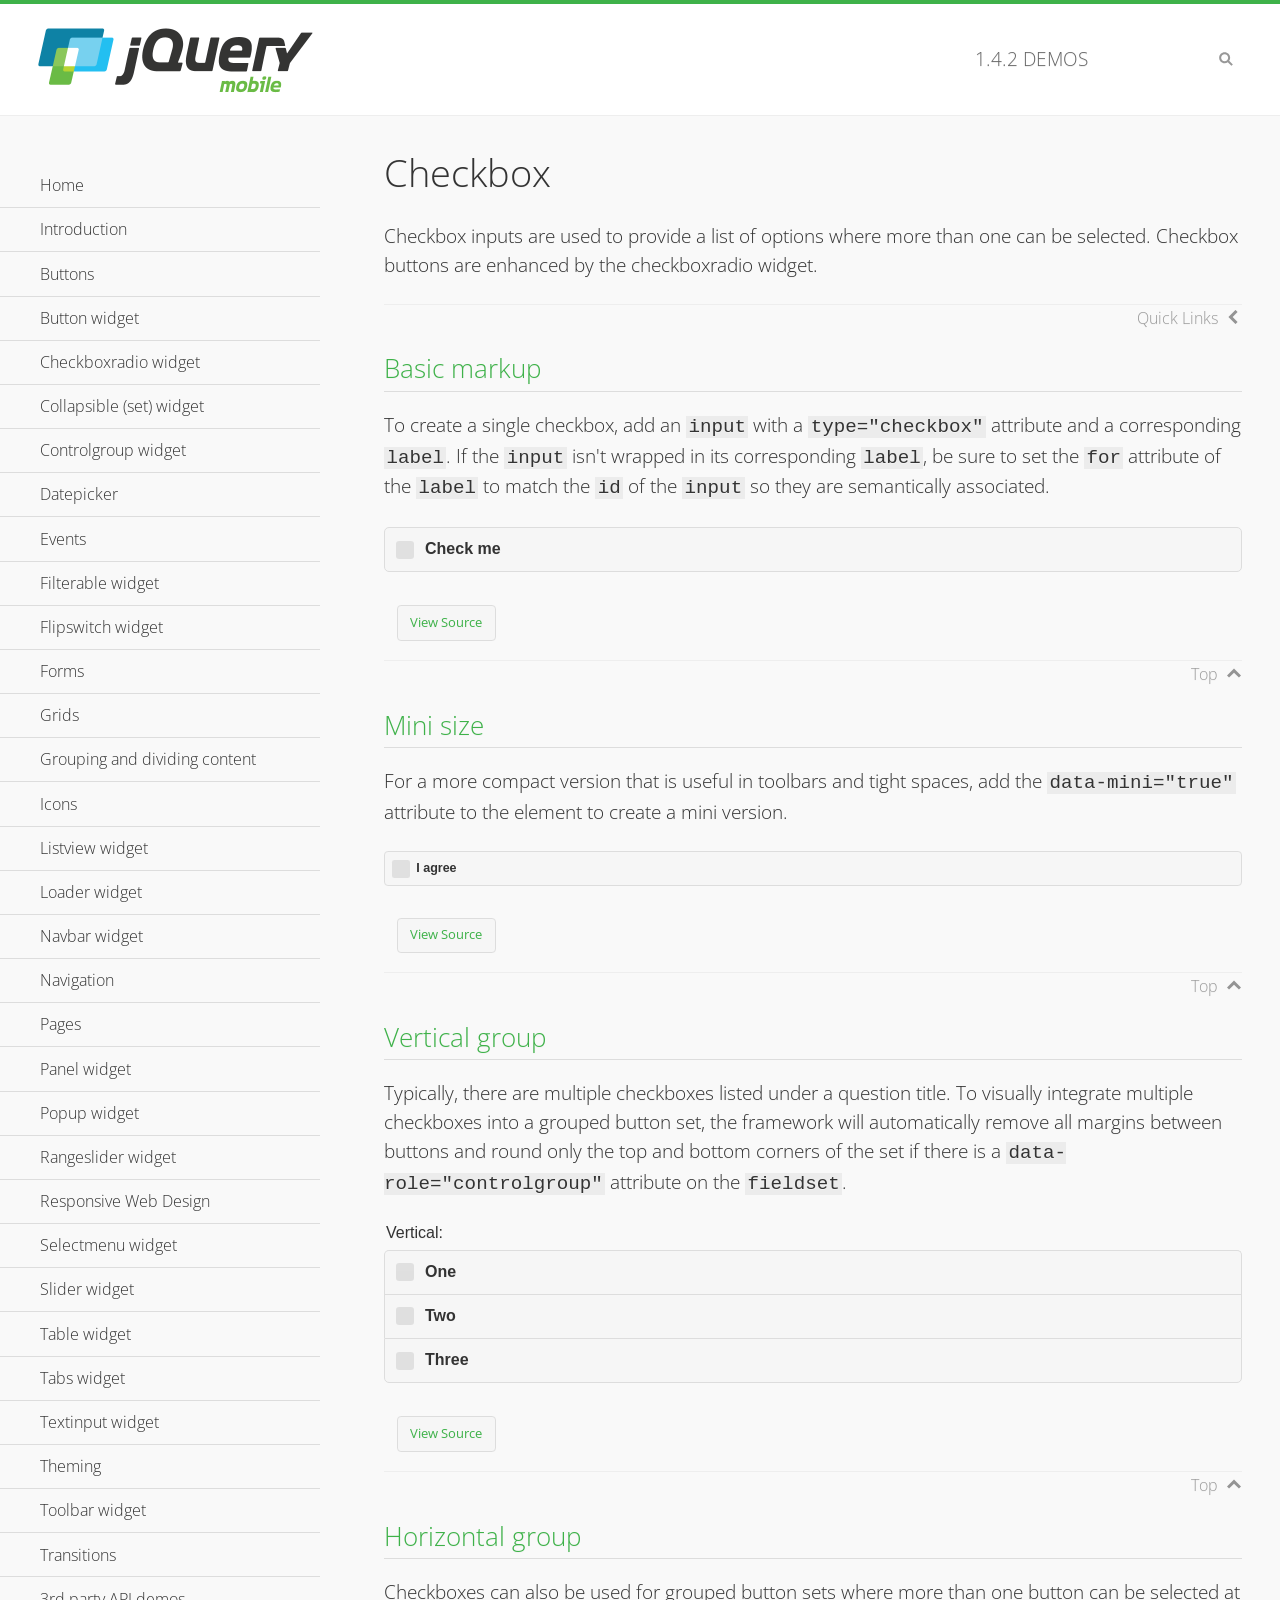
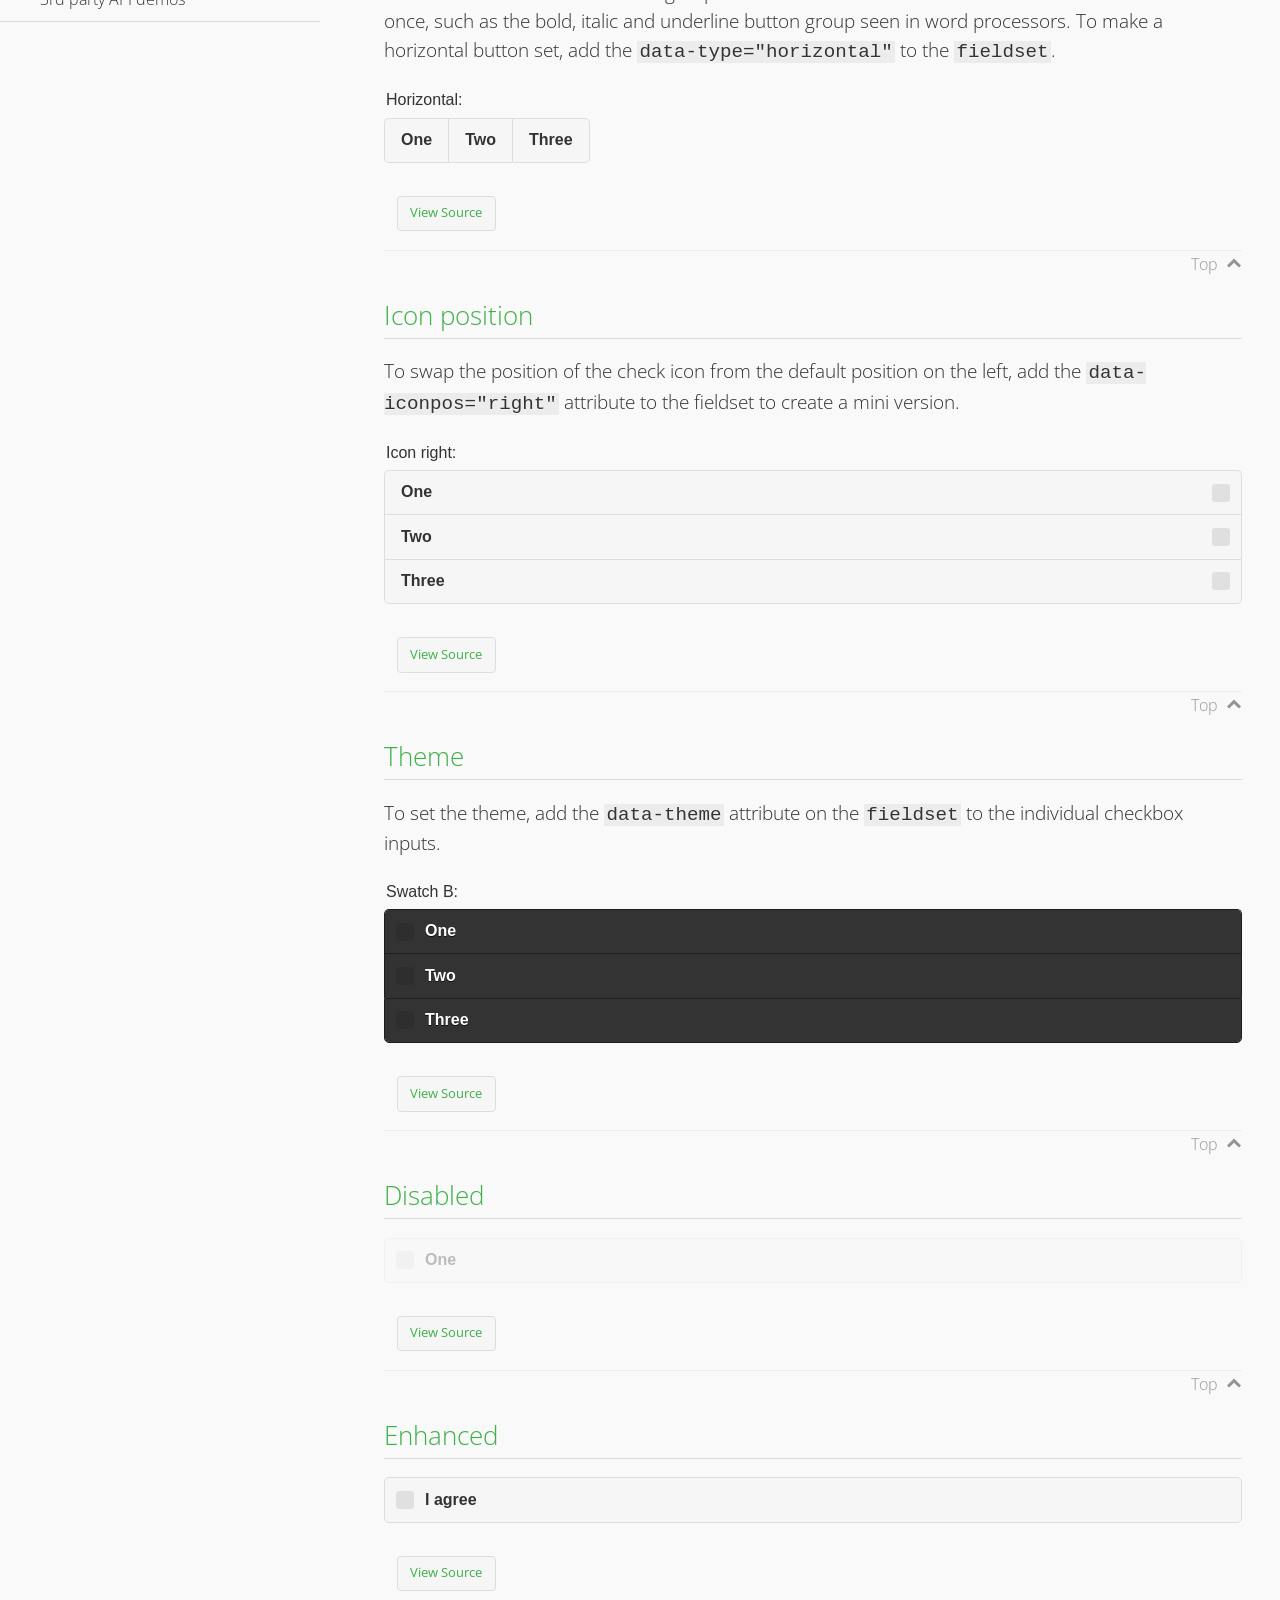
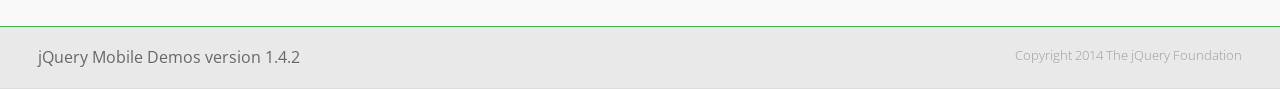
<file: js/lib/jquery.mobile-1.4.2/demos/checkboxradio-checkbox/index.html>
<!DOCTYPE html>
<html>
<head>
	<meta charset="utf-8">
	<meta name="viewport" content="width=device-width, initial-scale=1">
	<title>Checkbox - jQuery Mobile Demos</title>
	<link rel="shortcut icon" href="../favicon.ico">
    <link rel="stylesheet" href="http://fonts.googleapis.com/css?family=Open+Sans:300,400,700">
	<link rel="stylesheet" href="../css/themes/default/jquery.mobile-1.4.2.min.css">
	<link rel="stylesheet" href="../_assets/css/jqm-demos.css">
	<script src="../js/jquery.js"></script>
	<script src="../_assets/js/index.js"></script>
	<script src="../js/jquery.mobile-1.4.2.min.js"></script>
</head>
<div data-role="page" class="jqm-demos" data-quicklinks="true">

	<div data-role="header" class="jqm-header">
		<h2><a href="../" title="jQuery Mobile Demos home"><img src="../_assets/img/jquery-logo.png" alt="jQuery Mobile"></a></h2>
		<p><span class="jqm-version"></span> Demos</p>
		<a href="#" class="jqm-navmenu-link ui-btn ui-btn-icon-notext ui-corner-all ui-icon-bars ui-nodisc-icon ui-alt-icon ui-btn-left">Menu</a>
		<a href="#" class="jqm-search-link ui-btn ui-btn-icon-notext ui-corner-all ui-icon-search ui-nodisc-icon ui-alt-icon ui-btn-right">Search</a>
	</div><!-- /header -->

	<div role="main" class="ui-content jqm-content">

		<h1>Checkbox</h1>

		<p>Checkbox inputs are used to provide a list of options where more than one can be selected. Checkbox buttons are enhanced by the checkboxradio widget.</p>

		<h2>Basic markup</h2>

		<p>To create a single checkbox, add an <code>input</code> with a <code>type="checkbox"</code> attribute and a corresponding <code>label</code>. If the <code>input</code> isn't wrapped in its corresponding <code>label</code>, be sure to set the <code>for</code> attribute of the <code>label</code> to match the <code>id</code> of the <code>input</code> so they are semantically associated.</p>

		<div data-demo-html="true">
            <form>
               	<label>
                	<input type="checkbox" name="checkbox-0 ">Check me
                </label>
        	</form>
		</div><!--/demo-html -->

		<h2>Mini size</h2>

		<p>For a more compact version that is useful in toolbars and tight spaces, add the <code>data-mini="true"</code> attribute to the element to create a mini version. </p>

		<div data-demo-html="true">
            <form>
				<input type="checkbox" name="checkbox-mini-0" id="checkbox-mini-0" data-mini="true">
				<label for="checkbox-mini-0">I agree</label>
        	</form>
		</div><!--/demo-html -->

		<h2>Vertical group</h2>

		<p>Typically, there are multiple checkboxes listed under a question title. To visually integrate multiple checkboxes into a grouped button set, the framework will automatically remove all margins between buttons and round only the top and bottom corners of the set if there is a <code> data-role="controlgroup"</code> attribute on the <code>fieldset</code>.</p>

		<div data-demo-html="true">
            <form>
               	<fieldset data-role="controlgroup">
					<legend>Vertical:</legend>
					<input type="checkbox" name="checkbox-v-2a" id="checkbox-v-2a">
					<label for="checkbox-v-2a">One</label>
					<input type="checkbox" name="checkbox-v-2b" id="checkbox-v-2b">
					<label for="checkbox-v-2b">Two</label>
					<input type="checkbox" name="checkbox-v-2c" id="checkbox-v-2c">
					<label for="checkbox-v-2c">Three</label>
				</fieldset>
        	</form>
		</div><!--/demo-html -->

		<h2>Horizontal group</h2>

		<p>Checkboxes can also be used for grouped button sets where more than one button can be selected at once, such as the bold, italic and underline button group seen in word processors. To make a horizontal button set, add the <code> data-type="horizontal"</code> to the <code>fieldset</code>.</p>

		<div data-demo-html="true">
            <form>
				<fieldset data-role="controlgroup" data-type="horizontal">
					<legend>Horizontal:</legend>
					<input type="checkbox" name="checkbox-h-2a" id="checkbox-h-2a">
					<label for="checkbox-h-2a">One</label>
					<input type="checkbox" name="checkbox-h-2b" id="checkbox-h-2b">
					<label for="checkbox-h-2b">Two</label>
					<input type="checkbox" name="checkbox-h-2c" id="checkbox-h-2c">
					<label for="checkbox-h-2c">Three</label>
				</fieldset>
        	</form>
		</div><!--/demo-html -->

		<h2>Icon position</h2>

		<p>To swap the position of the check icon from the default position on the left, add the <code>data-iconpos="right"</code> attribute to the fieldset to create a mini version. </p>

		<div data-demo-html="true">
			<form>
				<fieldset data-role="controlgroup" data-iconpos="right">
					<legend>Icon right:</legend>
					<input type="checkbox" name="checkbox-h-6a" id="checkbox-h-6a">
					<label for="checkbox-h-6a">One</label>
					<input type="checkbox" name="checkbox-h-6b" id="checkbox-h-6b">
					<label for="checkbox-h-6b">Two</label>
					<input type="checkbox" name="checkbox-h-6c" id="checkbox-h-6c">
					<label for="checkbox-h-6c">Three</label>
				</fieldset>
			</form>
		</div><!--/demo-html -->

		<h2>Theme</h2>

		<p>To set the theme, add the <code>data-theme</code> attribute on the <code>fieldset</code> to the individual checkbox inputs.</p>

		<div data-demo-html="true">
            <form>
               	<fieldset data-role="controlgroup">
					<legend>Swatch B:</legend>
					<input type="checkbox" name="checkbox-t-2a" id="checkbox-t-2a" data-theme="b">
					<label for="checkbox-t-2a">One</label>
					<input type="checkbox" name="checkbox-t-2b" id="checkbox-t-2b" data-theme="b">
					<label for="checkbox-t-2b">Two</label>
					<input type="checkbox" name="checkbox-t-2c" id="checkbox-t-2c" data-theme="b">
					<label for="checkbox-t-2c">Three</label>
				</fieldset>
        	</form>
		</div><!--/demo-html -->

		<h2>Disabled</h2>

		<div data-demo-html="true">
            <form>
					<input disabled type="checkbox" name="checkbox-t-2a" id="checkbox-t-2a" data-theme="a">
					<label for="checkbox-t-2a">One</label>
        	</form>
		</div><!--/demo-html -->

		<h2>Enhanced</h2>

        <div data-demo-html="true">
			<div class="ui-checkbox">
				<label for="checkbox-enhanced" class="ui-btn ui-corner-all ui-btn-inherit ui-btn-icon-left ui-checkbox-off">I agree</label>
				<input type="checkbox" name="checkbox-enhanced" id="checkbox-enhanced" data-enhanced="true">
			</div>
		</div><!--/demo-html -->

	</div><!-- /content -->
	    <div data-role="panel" class="jqm-navmenu-panel" data-position="left" data-display="overlay" data-theme="a">
	    	<ul class="jqm-list ui-alt-icon ui-nodisc-icon">
<li data-filtertext="demos homepage" data-icon="home"><a href=".././">Home</a></li>
<li data-filtertext="introduction overview getting started"><a href="../intro/" data-ajax="false">Introduction</a></li>
<li data-filtertext="buttons button markup buttonmarkup method anchor link button element"><a href="../button-markup/" data-ajax="false">Buttons</a></li>
<li data-filtertext="form button widget input button submit reset"><a href="../button/" data-ajax="false">Button widget</a></li>
<li data-role="collapsible" data-collapsed-icon="carat-d" data-expanded-icon="carat-u" data-iconpos="right" data-inset="false">
	<h3>Checkboxradio widget</h3>
	<ul>
		<li data-filtertext="form checkboxradio widget checkbox input checkboxes controlgroups"><a href="../checkboxradio-checkbox/" data-ajax="false">Checkboxes</a></li>
		<li data-filtertext="form checkboxradio widget radio input radio buttons controlgroups"><a href="../checkboxradio-radio/" data-ajax="false">Radio buttons</a></li>
	</ul>
</li>
<li data-role="collapsible" data-collapsed-icon="carat-d" data-expanded-icon="carat-u" data-iconpos="right" data-inset="false">
	<h3>Collapsible (set) widget</h3>
	<ul>
		<li data-filtertext="collapsibles content formatting"><a href="../collapsible/" data-ajax="false">Collapsible</a></li>
		<li data-filtertext="dynamic collapsible set accordion append expand"><a href="../collapsible-dynamic/" data-ajax="false">Dynamic collapsibles</a></li>
		<li data-filtertext="accordions collapsible set widget content formatting grouped collapsibles"><a href="../collapsibleset/" data-ajax="false">Collapsible set</a></li>
	</ul>
</li>
<li data-role="collapsible" data-collapsed-icon="carat-d" data-expanded-icon="carat-u" data-iconpos="right" data-inset="false">
	<h3>Controlgroup widget</h3>
	<ul>
		<li data-filtertext="controlgroups selectmenu checkboxradio input grouped buttons horizontal vertical"><a href="../controlgroup/" data-ajax="false">Controlgroup</a></li>
		<li data-filtertext="dynamic controlgroup dynamically add buttons"><a href="../controlgroup-dynamic/" data-ajax="false">Dynamic controlgroups</a></li>
	</ul>
</li>
<li data-filtertext="form datepicker widget date input"><a href="../datepicker/" data-ajax="false">Datepicker</a></li>
<li data-role="collapsible" data-collapsed-icon="carat-d" data-expanded-icon="carat-u" data-iconpos="right" data-inset="false">
	<h3>Events</h3>
	<ul>
		<li data-filtertext="swipe to delete list items listviews swipe events"><a href="../swipe-list/" data-ajax="false">Swipe list items</a></li>
		<li data-filtertext="swipe to navigate swipe page navigation swipe events"><a href="../swipe-page/" data-ajax="false">Swipe page navigation</a></li>
	</ul>
</li>
<li data-filtertext="filterable filter elements sorting searching listview table"><a href="../filterable/" data-ajax="false">Filterable widget</a></li>
<li data-filtertext="form flipswitch widget flip toggle switch binary select checkbox input"><a href="../flipswitch/" data-ajax="false">Flipswitch widget</a></li>
<li data-role="collapsible" data-collapsed-icon="carat-d" data-expanded-icon="carat-u" data-iconpos="right" data-inset="false">
	<h3>Forms</h3>
	<ul>
		<li data-filtertext="forms text checkbox radio range button submit reset inputs selects textarea slider flipswitch label form elements"><a href="../forms/" data-ajax="false">Forms</a></li>
		<li data-filtertext="form hide labels hidden accessible ui-hidden-accessible forms"><a href="../forms-label-hidden-accessible/" data-ajax="false">Hide labels</a></li>
		<li data-filtertext="form field containers fieldcontain ui-field-contain forms"><a href="../forms-field-contain/" data-ajax="false">Field containers</a></li>
		<li data-filtertext="forms disabled form elements"><a href="../forms-disabled/" data-ajax="false">Forms disabled</a></li>
		<li data-filtertext="forms gallery examples overview forms text checkbox radio range button submit reset inputs selects textarea slider flipswitch label form elements"><a href="../forms-gallery/" data-ajax="false">Forms gallery</a></li>
	</ul>
</li>
<li data-role="collapsible" data-collapsed-icon="carat-d" data-expanded-icon="carat-u" data-iconpos="right" data-inset="false">
	<h3>Grids</h3>
	<ul>
		<li data-filtertext="grids columns blocks content formatting rwd responsive css framework"><a href="../grids/" data-ajax="false">Grids</a></li>
		<li data-filtertext="buttons in grids css framework"><a href="../grids-buttons/" data-ajax="false">Buttons in grids</a></li>
		<li data-filtertext="custom responsive grids rwd css framework"><a href="../grids-custom-responsive/" data-ajax="false">Custom responsive grids</a></li>
	</ul>
</li>
<li data-filtertext="blocks content formatting sections heading"><a href="../body-bar-classes/" data-ajax="false">Grouping and dividing content</a></li>
<li data-role="collapsible" data-collapsed-icon="carat-d" data-expanded-icon="carat-u" data-iconpos="right" data-inset="false">
	<h3>Icons</h3>
	<ul>
		<li data-filtertext="button icons svg disc alt custom icon position"><a href="../icons/" data-ajax="false">Icons</a></li>
		<li data-filtertext=""><a href="../icons-grunticon/" data-ajax="false">Grunticon loader</a></li>
	</ul>
</li>
<li data-role="collapsible" data-collapsed-icon="carat-d" data-expanded-icon="carat-u" data-iconpos="right" data-inset="false">
	<h3>Listview widget</h3>
	<ul>
		<li data-filtertext="listview widget thumbnails icons nested split button collapsible ul ol"><a href="../listview/" data-ajax="false">Listview</a></li>
		<li data-filtertext="autocomplete filterable reveal listview filtertextbeforefilter placeholder"><a href="../listview-autocomplete/" data-ajax="false">Listview autocomplete</a></li>
		<li data-filtertext="autocomplete filterable reveal listview remote data filtertextbeforefilter placeholder"><a href="../listview-autocomplete-remote/" data-ajax="false">Listview autocomplete remote data</a></li>
		<li data-filtertext="autodividers anchor jump scroll linkbars listview lists ul ol"><a href="../listview-autodividers-linkbar/" data-ajax="false">Listview autodividers linkbar</a></li>
		<li data-filtertext="listview autodividers selector autodividersselector lists ul ol"><a href="../listview-autodividers-selector/" data-ajax="false">Listview autodividers selector</a></li>
		<li data-filtertext="listview nested list items"><a href="../listview-nested-lists/" data-ajax="false">Listview Nested Listviews</a></li>
		<li data-filtertext="listview collapsible list items flat"><a href="../listview-collapsible-item-flat/" data-ajax="false">Listview collapsible list items (flat)</a></li>
		<li data-filtertext="listview collapsible list indented"><a href="../listview-collapsible-item-indented/" data-ajax="false">Listview collapsible list items (indented)</a></li>
		<li data-filtertext="grid listview responsive grids responsive listviews lists ul"><a href="../listview-grid/" data-ajax="false">Listview responsive grid</a></li>
	</ul>
</li>
<li data-filtertext="loader widget page loading navigation overlay spinner"><a href="../loader/" data-ajax="false">Loader widget</a></li>
<li data-filtertext="navbar widget navmenu toolbars header footer"><a href="../navbar/" data-ajax="false">Navbar widget</a></li>
<li data-role="collapsible" data-collapsed-icon="carat-d" data-expanded-icon="carat-u" data-iconpos="right" data-inset="false">
	<h3>Navigation</h3>
	<ul>
		<li data-filtertext="ajax navigation navigate widget history event method"><a href="../navigation/" data-ajax="false">Navigation</a></li>
		<li data-filtertext="linking pages page links navigation ajax prefetch cache"><a href="../navigation-linking-pages/" data-ajax="false">Linking pages</a></li>
		<li data-filtertext="php redirect server redirection server-side navigation"><a href="../navigation-php-redirect/" data-ajax="false">PHP redirect demo</a></li>
		<li data-filtertext="navigation redirection hash query"><a href="../navigation-hash-processing/" data-ajax="false">Hash processing demo</a></li>
	</ul>
</li>
<li data-role="collapsible" data-collapsed-icon="carat-d" data-expanded-icon="carat-u" data-iconpos="right" data-inset="false">
	<h3>Pages</h3>
	<ul>
		<li data-filtertext="pages page widget ajax navigation"><a href="../pages/" data-ajax="false">Pages</a></li>
		<li data-filtertext="single page"><a href="../pages-single-page/" data-ajax="false">Single page</a></li>
		<li data-filtertext="multipage multi-page page"><a href="../pages-multi-page/" data-ajax="false">Multi-page template</a></li>
		<li data-filtertext="dialog page widget modal popup"><a href="../pages-dialog/" data-ajax="false">Dialog page</a></li>
	</ul>
</li>
<li data-role="collapsible" data-collapsed-icon="carat-d" data-expanded-icon="carat-u" data-iconpos="right" data-inset="false">
	<h3>Panel widget</h3>
	<ul>
		<li data-filtertext="panel widget sliding panels reveal push overlay responsive"><a href="../panel/" data-ajax="false">Panel</a></li>
		<li data-filtertext=""><a href="../panel-external/" data-ajax="false">External panels</a></li>
		<li data-filtertext="panel "><a href="../panel-fixed/" data-ajax="false">Fixed panels</a></li>
		<li data-filtertext="panel slide panels sliding panels shadow rwd responsive breakpoint"><a href="../panel-responsive/" data-ajax="false">Panels responsive</a></li>
		<li data-filtertext="panel custom style custom panel width reveal shadow listview panel styling page background wrapper"><a href="../panel-styling/" data-ajax="false">Custom panel style</a></li>
		<li data-filtertext="panel open on swipe"><a href="../panel-swipe-open/" data-ajax="false">Panel open on swipe</a></li>
		<li data-filtertext="panels outside page internal external toolbars"><a href="../panel-external-internal/" data-ajax="false">Panel external and internal</a></li>
	</ul>
</li>
<li data-role="collapsible" data-collapsed-icon="carat-d" data-expanded-icon="carat-u" data-iconpos="right" data-inset="false">
	<h3>Popup widget</h3>
	<ul>
		<li data-filtertext="popup widget popups dialog modal transition tooltip lightbox form overlay screen flip pop fade transition"><a href="../popup/" data-ajax="false">Popup</a></li>
		<li data-filtertext="popup alignment position"><a href="../popup-alignment/" data-ajax="false">Popup alignment</a></li>
		<li data-filtertext="popup arrow size popups popover"><a href="../popup-arrow-size/" data-ajax="false">Popup arrow size</a></li>
		<li data-filtertext="dynamic popups popup images lightbox"><a href="../popup-dynamic/" data-ajax="false">Dynamic popups</a></li>
		<li data-filtertext="popups with iframes scaling"><a href="../popup-iframe/" data-ajax="false">Popups with iframes</a></li>
		<li data-filtertext="popup image scaling"><a href="../popup-image-scaling/" data-ajax="false">Popup image scaling</a></li>
		<li data-filtertext="external popup outside multi-page"><a href="../popup-outside-multipage" data-ajax="false">Popup outside multi-page</a></li>
	</ul>
</li>
<li data-filtertext="form rangeslider widget dual sliders dual handle sliders range input"><a href="../rangeslider/" data-ajax="false">Rangeslider widget</a></li>
<li data-filtertext="responsive web design rwd adaptive progressive enhancement PE accessible mobile breakpoints media query media queries"><a href="../rwd/" data-ajax="false">Responsive Web Design</a></li>
<li data-role="collapsible" data-collapsed-icon="carat-d" data-expanded-icon="carat-u" data-iconpos="right" data-inset="false">
	<h3>Selectmenu widget</h3>
	<ul>
		<li data-filtertext="form selectmenu widget select input custom select menu selects"><a href="../selectmenu/" data-ajax="false">Selectmenu</a></li>
		<li data-filtertext="form custom select menu selectmenu widget custom menu option optgroup multiple selects"><a href="../selectmenu-custom/" data-ajax="false">Custom select menu</a></li>
		<li data-filtertext="filterable select filter popup dialog"><a href="../selectmenu-custom-filter/" data-ajax="false">Custom select menu with filter</a></li>
	</ul>
</li>
<li data-role="collapsible" data-collapsed-icon="carat-d" data-expanded-icon="carat-u" data-iconpos="right" data-inset="false">
	<h3>Slider widget</h3>
	<ul>
		<li data-filtertext="form slider widget range input single sliders"><a href="../slider/" data-ajax="false">Slider</a></li>
		<li data-filtertext="form slider widget flipswitch slider binary select flip toggle switch"><a href="../slider-flipswitch/" data-ajax="false">Slider flip toggle switch</a></li>
		<li data-filtertext="form slider tooltip handle value input range sliders"><a href="../slider-tooltip/" data-ajax="false">Slider tooltip</a></li>
	</ul>
</li>
<li data-role="collapsible" data-collapsed-icon="carat-d" data-expanded-icon="carat-u" data-iconpos="right" data-inset="false">
	<h3>Table widget</h3>
	<ul>
		<li data-filtertext="table widget reflow column toggle th td responsive tables rwd hide show tabular"><a href="../table-column-toggle/" data-ajax="false">Table Column Toggle</a></li>
		<li data-filtertext="table column toggle phone comparison demo"><a href="../table-column-toggle-example/" data-ajax="false">Table Column Toggle demo</a></li>
		<li data-filtertext="responsive tables table column toggle heading groups rwd breakpoint"><a href="../table-column-toggle-heading-groups/" data-ajax="false">Table Column Toggle heading groups</a></li>
		<li data-filtertext="responsive tables table column toggle hide rwd breakpoint customization options"><a href="../table-column-toggle-options/" data-ajax="false">Table Column Toggle options</a></li>
		<li data-filtertext="table reflow th td responsive rwd columns tabular"><a href="../table-reflow/" data-ajax="false">Table Reflow</a></li>
		<li data-filtertext="responsive tables table reflow heading groups rwd breakpoint"><a href="../table-reflow-heading-groups/" data-ajax="false">Table Reflow heading groups</a></li>
		<li data-filtertext="responsive tables table reflow stripes strokes table style"><a href="../table-reflow-stripes-strokes/" data-ajax="false">Table Reflow stripes and strokes</a></li>
		<li data-filtertext="responsive tables table reflow stack custom styles"><a href="../table-reflow-styling/" data-ajax="false">Table Reflow custom styles</a></li>
	</ul>
</li>
<li data-filtertext="ui tabs widget"><a href="../tabs/" data-ajax="false">Tabs widget</a></li>
<li data-filtertext="form textinput widget text input textarea number date time tel email file color password"><a href="../textinput/" data-ajax="false">Textinput widget</a></li>
<li data-role="collapsible" data-collapsed-icon="carat-d" data-expanded-icon="carat-u" data-iconpos="right" data-inset="false">
	<h3>Theming</h3>
	<ul>
		<li data-filtertext="default theme swatches theming style css"><a href="../theme-default/" data-ajax="false">Default theme</a></li>
		<li data-filtertext="classic theme old theme swatches theming style css"><a href="../theme-classic/" data-ajax="false">Classic theme</a></li>
	</ul>
</li>
<li data-role="collapsible" data-collapsed-icon="carat-d" data-expanded-icon="carat-u" data-iconpos="right" data-inset="false">
	<h3>Toolbar widget</h3>
	<ul>
		<li data-filtertext="toolbar widget header footer toolbars fixed fullscreen external sections"><a href="../toolbar/" data-ajax="false">Toolbar</a></li>
		<li data-filtertext="dynamic toolbars dynamically add toolbar header footer"><a href="../toolbar-dynamic/" data-ajax="false">Dynamic toolbars</a></li>
		<li data-filtertext="external toolbars header footer"><a href="../toolbar-external/" data-ajax="false">External toolbars</a></li>
		<li data-filtertext="fixed toolbars header footer"><a href="../toolbar-fixed/" data-ajax="false">Fixed toolbars</a></li>
		<li data-filtertext="fixed fullscreen toolbars header footer"><a href="../toolbar-fixed-fullscreen/" data-ajax="false">Fullscreen toolbars</a></li>
		<li data-filtertext="external fixed toolbars header footer"><a href="../toolbar-fixed-external/" data-ajax="false">Fixed external toolbars</a></li>
		<li data-filtertext="external persistent toolbars header footer navbar navmenu"><a href="../toolbar-fixed-persistent/" data-ajax="false">Persistent toolbars</a></li>
		<li data-filtertext="external ajax optimized toolbars persistent toolbars header footer navbar"><a href="../toolbar-fixed-persistent-optimized/" data-ajax="false">Ajax optimized toolbars</a></li>
		<li data-filtertext="form in toolbars header footer"><a href="../toolbar-fixed-forms/" data-ajax="false">Form in toolbar</a></li>
	</ul>
</li>
<li data-filtertext="page transitions animated pages popup navigation flip slide fade pop"><a href="../transitions/" data-ajax="false">Transitions</a></li>
<li data-role="collapsible" data-collapsed-icon="carat-d" data-expanded-icon="carat-u" data-iconpos="right" data-inset="false">
	<h3>3rd party API demos</h3>
	<ul>
		<li data-filtertext="backbone requirejs navigation router"><a href="../backbone-requirejs/" data-ajax="false">Backbone RequireJS</a></li>
		<li data-filtertext="google maps geolocation demo"><a href="../map-geolocation/" data-ajax="false">Google Maps geolocation</a></li>
		<li data-filtertext="google maps hybrid"><a href="../map-list-toggle/" data-ajax="false">Google Maps list toggle</a></li>
	</ul>
</li>



		     </ul>
		</div><!-- /panel -->


	<div data-role="footer" data-position="fixed" data-tap-toggle="false" class="jqm-footer">
		<p>jQuery Mobile Demos version <span class="jqm-version"></span></p>
		<p>Copyright 2014 The jQuery Foundation</p>
	</div><!-- /footer -->
	<!-- TODO: This should become an external panel so we can add input to markup (unique ID) -->
    <div data-role="panel" class="jqm-search-panel" data-position="right" data-display="overlay" data-theme="a">
		<div class="jqm-search">
			<ul class="jqm-list" data-filter-placeholder="Search demos..." data-filter-reveal="true">
<li data-filtertext="demos homepage" data-icon="home"><a href=".././">Home</a></li>
<li data-filtertext="introduction overview getting started"><a href="../intro/" data-ajax="false">Introduction</a></li>
<li data-filtertext="buttons button markup buttonmarkup method anchor link button element"><a href="../button-markup/" data-ajax="false">Buttons</a></li>
<li data-filtertext="form button widget input button submit reset"><a href="../button/" data-ajax="false">Button widget</a></li>
<li data-role="collapsible" data-collapsed-icon="carat-d" data-expanded-icon="carat-u" data-iconpos="right" data-inset="false">
	<h3>Checkboxradio widget</h3>
	<ul>
		<li data-filtertext="form checkboxradio widget checkbox input checkboxes controlgroups"><a href="../checkboxradio-checkbox/" data-ajax="false">Checkboxes</a></li>
		<li data-filtertext="form checkboxradio widget radio input radio buttons controlgroups"><a href="../checkboxradio-radio/" data-ajax="false">Radio buttons</a></li>
	</ul>
</li>
<li data-role="collapsible" data-collapsed-icon="carat-d" data-expanded-icon="carat-u" data-iconpos="right" data-inset="false">
	<h3>Collapsible (set) widget</h3>
	<ul>
		<li data-filtertext="collapsibles content formatting"><a href="../collapsible/" data-ajax="false">Collapsible</a></li>
		<li data-filtertext="dynamic collapsible set accordion append expand"><a href="../collapsible-dynamic/" data-ajax="false">Dynamic collapsibles</a></li>
		<li data-filtertext="accordions collapsible set widget content formatting grouped collapsibles"><a href="../collapsibleset/" data-ajax="false">Collapsible set</a></li>
	</ul>
</li>
<li data-role="collapsible" data-collapsed-icon="carat-d" data-expanded-icon="carat-u" data-iconpos="right" data-inset="false">
	<h3>Controlgroup widget</h3>
	<ul>
		<li data-filtertext="controlgroups selectmenu checkboxradio input grouped buttons horizontal vertical"><a href="../controlgroup/" data-ajax="false">Controlgroup</a></li>
		<li data-filtertext="dynamic controlgroup dynamically add buttons"><a href="../controlgroup-dynamic/" data-ajax="false">Dynamic controlgroups</a></li>
	</ul>
</li>
<li data-filtertext="form datepicker widget date input"><a href="../datepicker/" data-ajax="false">Datepicker</a></li>
<li data-role="collapsible" data-collapsed-icon="carat-d" data-expanded-icon="carat-u" data-iconpos="right" data-inset="false">
	<h3>Events</h3>
	<ul>
		<li data-filtertext="swipe to delete list items listviews swipe events"><a href="../swipe-list/" data-ajax="false">Swipe list items</a></li>
		<li data-filtertext="swipe to navigate swipe page navigation swipe events"><a href="../swipe-page/" data-ajax="false">Swipe page navigation</a></li>
	</ul>
</li>
<li data-filtertext="filterable filter elements sorting searching listview table"><a href="../filterable/" data-ajax="false">Filterable widget</a></li>
<li data-filtertext="form flipswitch widget flip toggle switch binary select checkbox input"><a href="../flipswitch/" data-ajax="false">Flipswitch widget</a></li>
<li data-role="collapsible" data-collapsed-icon="carat-d" data-expanded-icon="carat-u" data-iconpos="right" data-inset="false">
	<h3>Forms</h3>
	<ul>
		<li data-filtertext="forms text checkbox radio range button submit reset inputs selects textarea slider flipswitch label form elements"><a href="../forms/" data-ajax="false">Forms</a></li>
		<li data-filtertext="form hide labels hidden accessible ui-hidden-accessible forms"><a href="../forms-label-hidden-accessible/" data-ajax="false">Hide labels</a></li>
		<li data-filtertext="form field containers fieldcontain ui-field-contain forms"><a href="../forms-field-contain/" data-ajax="false">Field containers</a></li>
		<li data-filtertext="forms disabled form elements"><a href="../forms-disabled/" data-ajax="false">Forms disabled</a></li>
		<li data-filtertext="forms gallery examples overview forms text checkbox radio range button submit reset inputs selects textarea slider flipswitch label form elements"><a href="../forms-gallery/" data-ajax="false">Forms gallery</a></li>
	</ul>
</li>
<li data-role="collapsible" data-collapsed-icon="carat-d" data-expanded-icon="carat-u" data-iconpos="right" data-inset="false">
	<h3>Grids</h3>
	<ul>
		<li data-filtertext="grids columns blocks content formatting rwd responsive css framework"><a href="../grids/" data-ajax="false">Grids</a></li>
		<li data-filtertext="buttons in grids css framework"><a href="../grids-buttons/" data-ajax="false">Buttons in grids</a></li>
		<li data-filtertext="custom responsive grids rwd css framework"><a href="../grids-custom-responsive/" data-ajax="false">Custom responsive grids</a></li>
	</ul>
</li>
<li data-filtertext="blocks content formatting sections heading"><a href="../body-bar-classes/" data-ajax="false">Grouping and dividing content</a></li>
<li data-role="collapsible" data-collapsed-icon="carat-d" data-expanded-icon="carat-u" data-iconpos="right" data-inset="false">
	<h3>Icons</h3>
	<ul>
		<li data-filtertext="button icons svg disc alt custom icon position"><a href="../icons/" data-ajax="false">Icons</a></li>
		<li data-filtertext=""><a href="../icons-grunticon/" data-ajax="false">Grunticon loader</a></li>
	</ul>
</li>
<li data-role="collapsible" data-collapsed-icon="carat-d" data-expanded-icon="carat-u" data-iconpos="right" data-inset="false">
	<h3>Listview widget</h3>
	<ul>
		<li data-filtertext="listview widget thumbnails icons nested split button collapsible ul ol"><a href="../listview/" data-ajax="false">Listview</a></li>
		<li data-filtertext="autocomplete filterable reveal listview filtertextbeforefilter placeholder"><a href="../listview-autocomplete/" data-ajax="false">Listview autocomplete</a></li>
		<li data-filtertext="autocomplete filterable reveal listview remote data filtertextbeforefilter placeholder"><a href="../listview-autocomplete-remote/" data-ajax="false">Listview autocomplete remote data</a></li>
		<li data-filtertext="autodividers anchor jump scroll linkbars listview lists ul ol"><a href="../listview-autodividers-linkbar/" data-ajax="false">Listview autodividers linkbar</a></li>
		<li data-filtertext="listview autodividers selector autodividersselector lists ul ol"><a href="../listview-autodividers-selector/" data-ajax="false">Listview autodividers selector</a></li>
		<li data-filtertext="listview nested list items"><a href="../listview-nested-lists/" data-ajax="false">Listview Nested Listviews</a></li>
		<li data-filtertext="listview collapsible list items flat"><a href="../listview-collapsible-item-flat/" data-ajax="false">Listview collapsible list items (flat)</a></li>
		<li data-filtertext="listview collapsible list indented"><a href="../listview-collapsible-item-indented/" data-ajax="false">Listview collapsible list items (indented)</a></li>
		<li data-filtertext="grid listview responsive grids responsive listviews lists ul"><a href="../listview-grid/" data-ajax="false">Listview responsive grid</a></li>
	</ul>
</li>
<li data-filtertext="loader widget page loading navigation overlay spinner"><a href="../loader/" data-ajax="false">Loader widget</a></li>
<li data-filtertext="navbar widget navmenu toolbars header footer"><a href="../navbar/" data-ajax="false">Navbar widget</a></li>
<li data-role="collapsible" data-collapsed-icon="carat-d" data-expanded-icon="carat-u" data-iconpos="right" data-inset="false">
	<h3>Navigation</h3>
	<ul>
		<li data-filtertext="ajax navigation navigate widget history event method"><a href="../navigation/" data-ajax="false">Navigation</a></li>
		<li data-filtertext="linking pages page links navigation ajax prefetch cache"><a href="../navigation-linking-pages/" data-ajax="false">Linking pages</a></li>
		<li data-filtertext="php redirect server redirection server-side navigation"><a href="../navigation-php-redirect/" data-ajax="false">PHP redirect demo</a></li>
		<li data-filtertext="navigation redirection hash query"><a href="../navigation-hash-processing/" data-ajax="false">Hash processing demo</a></li>
	</ul>
</li>
<li data-role="collapsible" data-collapsed-icon="carat-d" data-expanded-icon="carat-u" data-iconpos="right" data-inset="false">
	<h3>Pages</h3>
	<ul>
		<li data-filtertext="pages page widget ajax navigation"><a href="../pages/" data-ajax="false">Pages</a></li>
		<li data-filtertext="single page"><a href="../pages-single-page/" data-ajax="false">Single page</a></li>
		<li data-filtertext="multipage multi-page page"><a href="../pages-multi-page/" data-ajax="false">Multi-page template</a></li>
		<li data-filtertext="dialog page widget modal popup"><a href="../pages-dialog/" data-ajax="false">Dialog page</a></li>
	</ul>
</li>
<li data-role="collapsible" data-collapsed-icon="carat-d" data-expanded-icon="carat-u" data-iconpos="right" data-inset="false">
	<h3>Panel widget</h3>
	<ul>
		<li data-filtertext="panel widget sliding panels reveal push overlay responsive"><a href="../panel/" data-ajax="false">Panel</a></li>
		<li data-filtertext=""><a href="../panel-external/" data-ajax="false">External panels</a></li>
		<li data-filtertext="panel "><a href="../panel-fixed/" data-ajax="false">Fixed panels</a></li>
		<li data-filtertext="panel slide panels sliding panels shadow rwd responsive breakpoint"><a href="../panel-responsive/" data-ajax="false">Panels responsive</a></li>
		<li data-filtertext="panel custom style custom panel width reveal shadow listview panel styling page background wrapper"><a href="../panel-styling/" data-ajax="false">Custom panel style</a></li>
		<li data-filtertext="panel open on swipe"><a href="../panel-swipe-open/" data-ajax="false">Panel open on swipe</a></li>
		<li data-filtertext="panels outside page internal external toolbars"><a href="../panel-external-internal/" data-ajax="false">Panel external and internal</a></li>
	</ul>
</li>
<li data-role="collapsible" data-collapsed-icon="carat-d" data-expanded-icon="carat-u" data-iconpos="right" data-inset="false">
	<h3>Popup widget</h3>
	<ul>
		<li data-filtertext="popup widget popups dialog modal transition tooltip lightbox form overlay screen flip pop fade transition"><a href="../popup/" data-ajax="false">Popup</a></li>
		<li data-filtertext="popup alignment position"><a href="../popup-alignment/" data-ajax="false">Popup alignment</a></li>
		<li data-filtertext="popup arrow size popups popover"><a href="../popup-arrow-size/" data-ajax="false">Popup arrow size</a></li>
		<li data-filtertext="dynamic popups popup images lightbox"><a href="../popup-dynamic/" data-ajax="false">Dynamic popups</a></li>
		<li data-filtertext="popups with iframes scaling"><a href="../popup-iframe/" data-ajax="false">Popups with iframes</a></li>
		<li data-filtertext="popup image scaling"><a href="../popup-image-scaling/" data-ajax="false">Popup image scaling</a></li>
		<li data-filtertext="external popup outside multi-page"><a href="../popup-outside-multipage" data-ajax="false">Popup outside multi-page</a></li>
	</ul>
</li>
<li data-filtertext="form rangeslider widget dual sliders dual handle sliders range input"><a href="../rangeslider/" data-ajax="false">Rangeslider widget</a></li>
<li data-filtertext="responsive web design rwd adaptive progressive enhancement PE accessible mobile breakpoints media query media queries"><a href="../rwd/" data-ajax="false">Responsive Web Design</a></li>
<li data-role="collapsible" data-collapsed-icon="carat-d" data-expanded-icon="carat-u" data-iconpos="right" data-inset="false">
	<h3>Selectmenu widget</h3>
	<ul>
		<li data-filtertext="form selectmenu widget select input custom select menu selects"><a href="../selectmenu/" data-ajax="false">Selectmenu</a></li>
		<li data-filtertext="form custom select menu selectmenu widget custom menu option optgroup multiple selects"><a href="../selectmenu-custom/" data-ajax="false">Custom select menu</a></li>
		<li data-filtertext="filterable select filter popup dialog"><a href="../selectmenu-custom-filter/" data-ajax="false">Custom select menu with filter</a></li>
	</ul>
</li>
<li data-role="collapsible" data-collapsed-icon="carat-d" data-expanded-icon="carat-u" data-iconpos="right" data-inset="false">
	<h3>Slider widget</h3>
	<ul>
		<li data-filtertext="form slider widget range input single sliders"><a href="../slider/" data-ajax="false">Slider</a></li>
		<li data-filtertext="form slider widget flipswitch slider binary select flip toggle switch"><a href="../slider-flipswitch/" data-ajax="false">Slider flip toggle switch</a></li>
		<li data-filtertext="form slider tooltip handle value input range sliders"><a href="../slider-tooltip/" data-ajax="false">Slider tooltip</a></li>
	</ul>
</li>
<li data-role="collapsible" data-collapsed-icon="carat-d" data-expanded-icon="carat-u" data-iconpos="right" data-inset="false">
	<h3>Table widget</h3>
	<ul>
		<li data-filtertext="table widget reflow column toggle th td responsive tables rwd hide show tabular"><a href="../table-column-toggle/" data-ajax="false">Table Column Toggle</a></li>
		<li data-filtertext="table column toggle phone comparison demo"><a href="../table-column-toggle-example/" data-ajax="false">Table Column Toggle demo</a></li>
		<li data-filtertext="responsive tables table column toggle heading groups rwd breakpoint"><a href="../table-column-toggle-heading-groups/" data-ajax="false">Table Column Toggle heading groups</a></li>
		<li data-filtertext="responsive tables table column toggle hide rwd breakpoint customization options"><a href="../table-column-toggle-options/" data-ajax="false">Table Column Toggle options</a></li>
		<li data-filtertext="table reflow th td responsive rwd columns tabular"><a href="../table-reflow/" data-ajax="false">Table Reflow</a></li>
		<li data-filtertext="responsive tables table reflow heading groups rwd breakpoint"><a href="../table-reflow-heading-groups/" data-ajax="false">Table Reflow heading groups</a></li>
		<li data-filtertext="responsive tables table reflow stripes strokes table style"><a href="../table-reflow-stripes-strokes/" data-ajax="false">Table Reflow stripes and strokes</a></li>
		<li data-filtertext="responsive tables table reflow stack custom styles"><a href="../table-reflow-styling/" data-ajax="false">Table Reflow custom styles</a></li>
	</ul>
</li>
<li data-filtertext="ui tabs widget"><a href="../tabs/" data-ajax="false">Tabs widget</a></li>
<li data-filtertext="form textinput widget text input textarea number date time tel email file color password"><a href="../textinput/" data-ajax="false">Textinput widget</a></li>
<li data-role="collapsible" data-collapsed-icon="carat-d" data-expanded-icon="carat-u" data-iconpos="right" data-inset="false">
	<h3>Theming</h3>
	<ul>
		<li data-filtertext="default theme swatches theming style css"><a href="../theme-default/" data-ajax="false">Default theme</a></li>
		<li data-filtertext="classic theme old theme swatches theming style css"><a href="../theme-classic/" data-ajax="false">Classic theme</a></li>
	</ul>
</li>
<li data-role="collapsible" data-collapsed-icon="carat-d" data-expanded-icon="carat-u" data-iconpos="right" data-inset="false">
	<h3>Toolbar widget</h3>
	<ul>
		<li data-filtertext="toolbar widget header footer toolbars fixed fullscreen external sections"><a href="../toolbar/" data-ajax="false">Toolbar</a></li>
		<li data-filtertext="dynamic toolbars dynamically add toolbar header footer"><a href="../toolbar-dynamic/" data-ajax="false">Dynamic toolbars</a></li>
		<li data-filtertext="external toolbars header footer"><a href="../toolbar-external/" data-ajax="false">External toolbars</a></li>
		<li data-filtertext="fixed toolbars header footer"><a href="../toolbar-fixed/" data-ajax="false">Fixed toolbars</a></li>
		<li data-filtertext="fixed fullscreen toolbars header footer"><a href="../toolbar-fixed-fullscreen/" data-ajax="false">Fullscreen toolbars</a></li>
		<li data-filtertext="external fixed toolbars header footer"><a href="../toolbar-fixed-external/" data-ajax="false">Fixed external toolbars</a></li>
		<li data-filtertext="external persistent toolbars header footer navbar navmenu"><a href="../toolbar-fixed-persistent/" data-ajax="false">Persistent toolbars</a></li>
		<li data-filtertext="external ajax optimized toolbars persistent toolbars header footer navbar"><a href="../toolbar-fixed-persistent-optimized/" data-ajax="false">Ajax optimized toolbars</a></li>
		<li data-filtertext="form in toolbars header footer"><a href="../toolbar-fixed-forms/" data-ajax="false">Form in toolbar</a></li>
	</ul>
</li>
<li data-filtertext="page transitions animated pages popup navigation flip slide fade pop"><a href="../transitions/" data-ajax="false">Transitions</a></li>
<li data-role="collapsible" data-collapsed-icon="carat-d" data-expanded-icon="carat-u" data-iconpos="right" data-inset="false">
	<h3>3rd party API demos</h3>
	<ul>
		<li data-filtertext="backbone requirejs navigation router"><a href="../backbone-requirejs/" data-ajax="false">Backbone RequireJS</a></li>
		<li data-filtertext="google maps geolocation demo"><a href="../map-geolocation/" data-ajax="false">Google Maps geolocation</a></li>
		<li data-filtertext="google maps hybrid"><a href="../map-list-toggle/" data-ajax="false">Google Maps list toggle</a></li>
	</ul>
</li>



			</ul>
		</div>
	</div><!-- /panel -->


</div><!-- /page -->

</body>
</html>
</file>
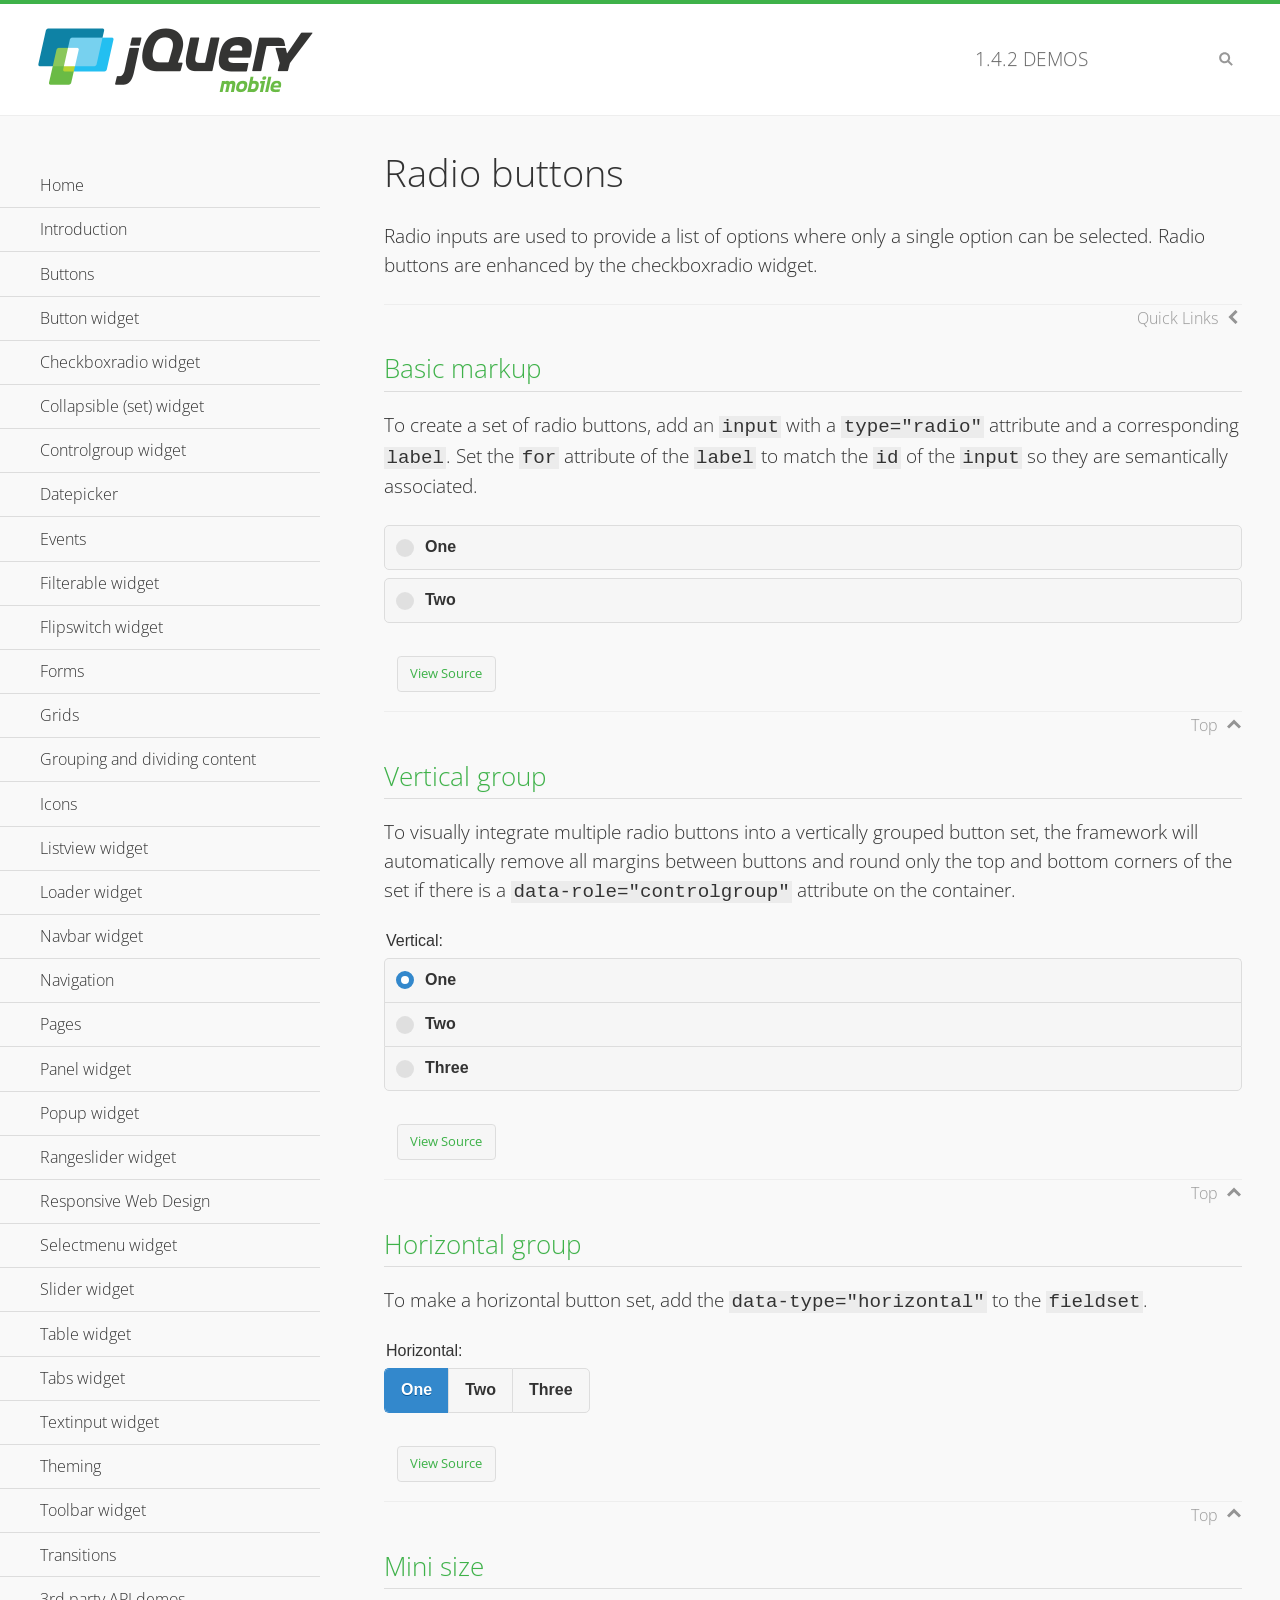
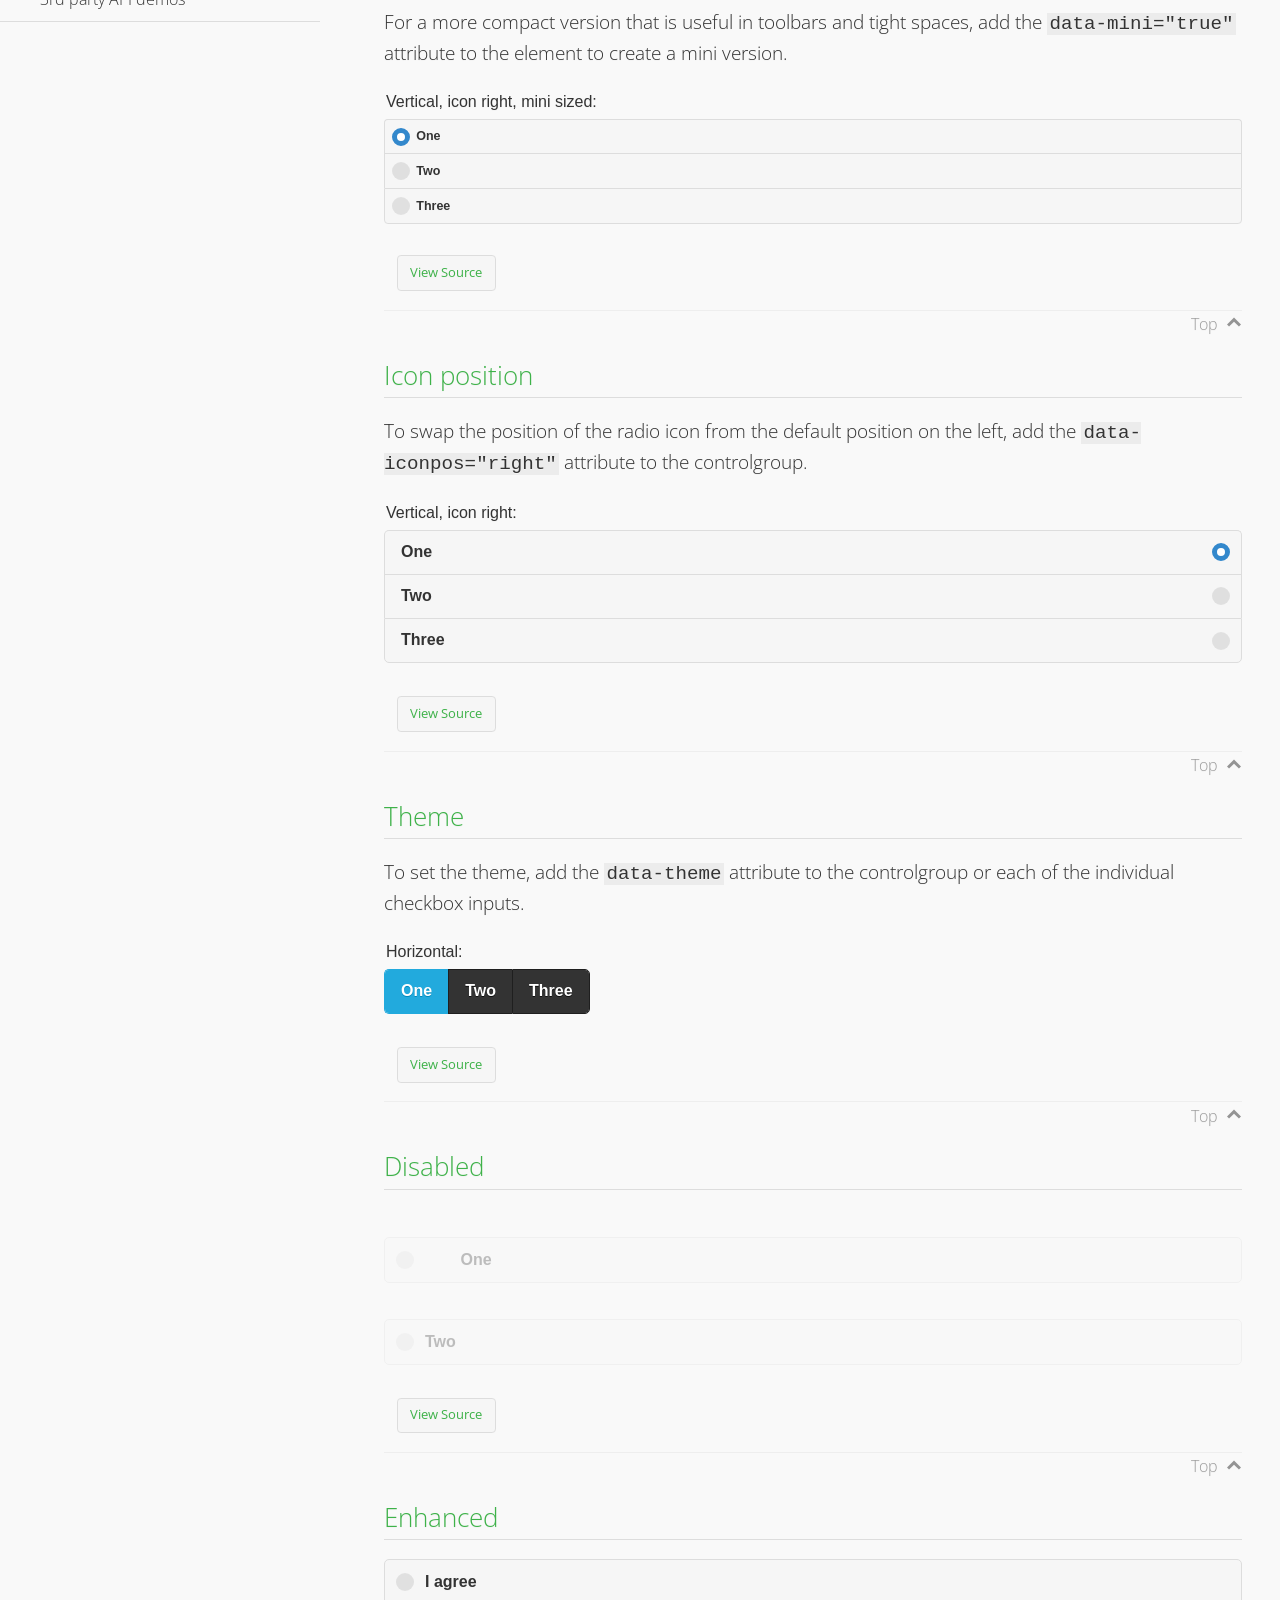
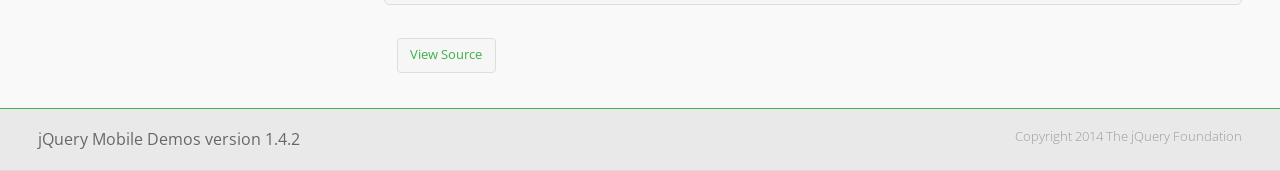
<file: js/lib/jquery.mobile-1.4.2/demos/checkboxradio-radio/index.html>
<!DOCTYPE html>
<html>
<head>
	<meta charset="utf-8">
	<meta name="viewport" content="width=device-width, initial-scale=1">
	<title>Radio buttons - jQuery Mobile Demos</title>
	<link rel="shortcut icon" href="../favicon.ico">
    <link rel="stylesheet" href="http://fonts.googleapis.com/css?family=Open+Sans:300,400,700">
	<link rel="stylesheet" href="../css/themes/default/jquery.mobile-1.4.2.min.css">
	<link rel="stylesheet" href="../_assets/css/jqm-demos.css">
	<script src="../js/jquery.js"></script>
	<script src="../_assets/js/index.js"></script>
	<script src="../js/jquery.mobile-1.4.2.min.js"></script>
</head>
<div data-role="page" class="jqm-demos" data-quicklinks="true">

	<div data-role="header" class="jqm-header">
		<h2><a href="../" title="jQuery Mobile Demos home"><img src="../_assets/img/jquery-logo.png" alt="jQuery Mobile"></a></h2>
		<p><span class="jqm-version"></span> Demos</p>
		<a href="#" class="jqm-navmenu-link ui-btn ui-btn-icon-notext ui-corner-all ui-icon-bars ui-nodisc-icon ui-alt-icon ui-btn-left">Menu</a>
		<a href="#" class="jqm-search-link ui-btn ui-btn-icon-notext ui-corner-all ui-icon-search ui-nodisc-icon ui-alt-icon ui-btn-right">Search</a>
	</div><!-- /header -->

	<div role="main" class="ui-content jqm-content">

		<h1>Radio buttons</h1>

		<p>Radio inputs are used to provide a list of options where only a single option can be selected. Radio buttons are enhanced by the checkboxradio widget.</p>

		<h2>Basic markup</h2>

		<p>To create a set of radio buttons, add an <code>input</code> with a <code>type="radio"</code> attribute and a corresponding <code>label</code>. Set the <code>for</code> attribute of the <code>label</code> to match the <code>id</code> of the <code>input</code> so they are semantically associated.</p>

		<div data-demo-html="true">
            <form>
				<label>
					<input type="radio" name="radio-choice-0" id="radio-choice-0a">One
				</label>

                <label for="radio-choice-0b">Two</label>
                <input type="radio" name="radio-choice-0" id="radio-choice-0b" class="custom">
        	</form>
		</div><!--/demo-html -->

		<h2>Vertical group</h2>

		<p>To visually integrate multiple radio buttons into a vertically grouped button set, the framework will automatically remove all margins between buttons and round only the top and bottom corners of the set if there is a <code> data-role="controlgroup"</code> attribute on the container.</p>

		<div data-demo-html="true">
            <form>
            		<fieldset data-role="controlgroup">
					<legend>Vertical:</legend>
					<input type="radio" name="radio-choice-v-2" id="radio-choice-v-2a" value="on" checked="checked">
					<label for="radio-choice-v-2a">One</label>
					<input type="radio" name="radio-choice-v-2" id="radio-choice-v-2b" value="off">
					<label for="radio-choice-v-2b">Two</label>
					<input type="radio" name="radio-choice-v-2" id="radio-choice-v-2c" value="other">
					<label for="radio-choice-v-2c">Three</label>
				</fieldset>
        	</form>
		</div><!--/demo-html -->

		<h2>Horizontal group</h2>

		<p>To make a horizontal button set, add the <code> data-type="horizontal"</code> to the <code>fieldset</code>.</p>

		<div data-demo-html="true">
            <form>
				<fieldset data-role="controlgroup" data-type="horizontal">
					<legend>Horizontal:</legend>
					<input type="radio" name="radio-choice-h-2" id="radio-choice-h-2a" value="on" checked="checked">
					<label for="radio-choice-h-2a">One</label>
					<input type="radio" name="radio-choice-h-2" id="radio-choice-h-2b" value="off">
					<label for="radio-choice-h-2b">Two</label>
					<input type="radio" name="radio-choice-h-2" id="radio-choice-h-2c" value="other">
					<label for="radio-choice-h-2c">Three</label>
				</fieldset>
        	</form>
		</div><!--/demo-html -->

		<h2>Mini size</h2>

		<p>For a more compact version that is useful in toolbars and tight spaces, add the <code>data-mini="true"</code> attribute to the element to create a mini version. </p>

		<div data-demo-html="true">
            <form>
				<fieldset data-role="controlgroup" data-mini="true">
					<legend>Vertical, icon right, mini sized:</legend>
					<input type="radio" name="radio-choice-v-6" id="radio-choice-v-6a" value="on" checked="checked">
					<label for="radio-choice-v-6a">One</label>
					<input type="radio" name="radio-choice-v-6" id="radio-choice-v-6b" value="off">
					<label for="radio-choice-v-6b">Two</label>
					<input type="radio" name="radio-choice-v-6" id="radio-choice-v-6c" value="other">
					<label for="radio-choice-v-6c">Three</label>
				</fieldset>
        	</form>
		</div><!--/demo-html -->

		<h2>Icon position</h2>

		<p>To swap the position of the radio icon from the default position on the left, add the <code>data-iconpos="right"</code> attribute to the controlgroup.</p>

		<div data-demo-html="true">
            <form>
				<fieldset data-role="controlgroup" data-iconpos="right">
					<legend>Vertical, icon right:</legend>
					<input type="radio" name="radio-choice-w-6" id="radio-choice-w-6a" value="on" checked="checked">
					<label for="radio-choice-w-6a">One</label>
					<input type="radio" name="radio-choice-w-6" id="radio-choice-w-6b" value="off">
					<label for="radio-choice-w-6b">Two</label>
					<input type="radio" name="radio-choice-w-6" id="radio-choice-w-6c" value="other">
					<label for="radio-choice-w-6c">Three</label>
				</fieldset>
        	</form>
		</div><!--/demo-html -->

		<h2>Theme</h2>

		<p>To set the theme, add the <code>data-theme</code> attribute to the controlgroup or each of the individual checkbox inputs.</p>

		<div data-demo-html="true">
            <form>
            	<fieldset data-role="controlgroup" data-theme="b" data-type="horizontal">
					<legend>Horizontal:</legend>
					<input type="radio" name="radio-choice-t-6" id="radio-choice-t-6a" value="on" checked="checked">
					<label for="radio-choice-t-6a">One</label>
					<input type="radio" name="radio-choice-t-6" id="radio-choice-t-6b" value="off">
					<label for="radio-choice-t-6b">Two</label>
					<input type="radio" name="radio-choice-t-6" id="radio-choice-t-6c" value="other">
					<label for="radio-choice-t-6c">Three</label>
				</fieldset>
        	</form>
		</div><!--/demo-html -->

		<h2>Disabled</h2>

		<div data-demo-html="true">
			<form>
			    <label>
			        <input type="radio" name="radio-choice-7" id="radio-choice-7a" disabled="disabled">One
			    </label>
			    <label for="radio-choice-7b">Two</label>
			    <input type="radio" name="radio-choice-7" id="radio-choice-7b" disabled="disabled">
			</form>
		</div><!--/demo-html -->

		<h2>Enhanced</h2>

		<div data-demo-html="true">
			<div class="ui-radio">
				<label for="radio-enhanced" class="ui-btn ui-corner-all ui-btn-inherit ui-btn-icon-left ui-radio-off">I agree</label>
				<input type="radio" name="radio-enhanced" id="radio-enhanced" data-enhanced="true">
			</div>
		</div><!--/demo-html -->

	</div><!-- /content -->
	    <div data-role="panel" class="jqm-navmenu-panel" data-position="left" data-display="overlay" data-theme="a">
	    	<ul class="jqm-list ui-alt-icon ui-nodisc-icon">
<li data-filtertext="demos homepage" data-icon="home"><a href=".././">Home</a></li>
<li data-filtertext="introduction overview getting started"><a href="../intro/" data-ajax="false">Introduction</a></li>
<li data-filtertext="buttons button markup buttonmarkup method anchor link button element"><a href="../button-markup/" data-ajax="false">Buttons</a></li>
<li data-filtertext="form button widget input button submit reset"><a href="../button/" data-ajax="false">Button widget</a></li>
<li data-role="collapsible" data-collapsed-icon="carat-d" data-expanded-icon="carat-u" data-iconpos="right" data-inset="false">
	<h3>Checkboxradio widget</h3>
	<ul>
		<li data-filtertext="form checkboxradio widget checkbox input checkboxes controlgroups"><a href="../checkboxradio-checkbox/" data-ajax="false">Checkboxes</a></li>
		<li data-filtertext="form checkboxradio widget radio input radio buttons controlgroups"><a href="../checkboxradio-radio/" data-ajax="false">Radio buttons</a></li>
	</ul>
</li>
<li data-role="collapsible" data-collapsed-icon="carat-d" data-expanded-icon="carat-u" data-iconpos="right" data-inset="false">
	<h3>Collapsible (set) widget</h3>
	<ul>
		<li data-filtertext="collapsibles content formatting"><a href="../collapsible/" data-ajax="false">Collapsible</a></li>
		<li data-filtertext="dynamic collapsible set accordion append expand"><a href="../collapsible-dynamic/" data-ajax="false">Dynamic collapsibles</a></li>
		<li data-filtertext="accordions collapsible set widget content formatting grouped collapsibles"><a href="../collapsibleset/" data-ajax="false">Collapsible set</a></li>
	</ul>
</li>
<li data-role="collapsible" data-collapsed-icon="carat-d" data-expanded-icon="carat-u" data-iconpos="right" data-inset="false">
	<h3>Controlgroup widget</h3>
	<ul>
		<li data-filtertext="controlgroups selectmenu checkboxradio input grouped buttons horizontal vertical"><a href="../controlgroup/" data-ajax="false">Controlgroup</a></li>
		<li data-filtertext="dynamic controlgroup dynamically add buttons"><a href="../controlgroup-dynamic/" data-ajax="false">Dynamic controlgroups</a></li>
	</ul>
</li>
<li data-filtertext="form datepicker widget date input"><a href="../datepicker/" data-ajax="false">Datepicker</a></li>
<li data-role="collapsible" data-collapsed-icon="carat-d" data-expanded-icon="carat-u" data-iconpos="right" data-inset="false">
	<h3>Events</h3>
	<ul>
		<li data-filtertext="swipe to delete list items listviews swipe events"><a href="../swipe-list/" data-ajax="false">Swipe list items</a></li>
		<li data-filtertext="swipe to navigate swipe page navigation swipe events"><a href="../swipe-page/" data-ajax="false">Swipe page navigation</a></li>
	</ul>
</li>
<li data-filtertext="filterable filter elements sorting searching listview table"><a href="../filterable/" data-ajax="false">Filterable widget</a></li>
<li data-filtertext="form flipswitch widget flip toggle switch binary select checkbox input"><a href="../flipswitch/" data-ajax="false">Flipswitch widget</a></li>
<li data-role="collapsible" data-collapsed-icon="carat-d" data-expanded-icon="carat-u" data-iconpos="right" data-inset="false">
	<h3>Forms</h3>
	<ul>
		<li data-filtertext="forms text checkbox radio range button submit reset inputs selects textarea slider flipswitch label form elements"><a href="../forms/" data-ajax="false">Forms</a></li>
		<li data-filtertext="form hide labels hidden accessible ui-hidden-accessible forms"><a href="../forms-label-hidden-accessible/" data-ajax="false">Hide labels</a></li>
		<li data-filtertext="form field containers fieldcontain ui-field-contain forms"><a href="../forms-field-contain/" data-ajax="false">Field containers</a></li>
		<li data-filtertext="forms disabled form elements"><a href="../forms-disabled/" data-ajax="false">Forms disabled</a></li>
		<li data-filtertext="forms gallery examples overview forms text checkbox radio range button submit reset inputs selects textarea slider flipswitch label form elements"><a href="../forms-gallery/" data-ajax="false">Forms gallery</a></li>
	</ul>
</li>
<li data-role="collapsible" data-collapsed-icon="carat-d" data-expanded-icon="carat-u" data-iconpos="right" data-inset="false">
	<h3>Grids</h3>
	<ul>
		<li data-filtertext="grids columns blocks content formatting rwd responsive css framework"><a href="../grids/" data-ajax="false">Grids</a></li>
		<li data-filtertext="buttons in grids css framework"><a href="../grids-buttons/" data-ajax="false">Buttons in grids</a></li>
		<li data-filtertext="custom responsive grids rwd css framework"><a href="../grids-custom-responsive/" data-ajax="false">Custom responsive grids</a></li>
	</ul>
</li>
<li data-filtertext="blocks content formatting sections heading"><a href="../body-bar-classes/" data-ajax="false">Grouping and dividing content</a></li>
<li data-role="collapsible" data-collapsed-icon="carat-d" data-expanded-icon="carat-u" data-iconpos="right" data-inset="false">
	<h3>Icons</h3>
	<ul>
		<li data-filtertext="button icons svg disc alt custom icon position"><a href="../icons/" data-ajax="false">Icons</a></li>
		<li data-filtertext=""><a href="../icons-grunticon/" data-ajax="false">Grunticon loader</a></li>
	</ul>
</li>
<li data-role="collapsible" data-collapsed-icon="carat-d" data-expanded-icon="carat-u" data-iconpos="right" data-inset="false">
	<h3>Listview widget</h3>
	<ul>
		<li data-filtertext="listview widget thumbnails icons nested split button collapsible ul ol"><a href="../listview/" data-ajax="false">Listview</a></li>
		<li data-filtertext="autocomplete filterable reveal listview filtertextbeforefilter placeholder"><a href="../listview-autocomplete/" data-ajax="false">Listview autocomplete</a></li>
		<li data-filtertext="autocomplete filterable reveal listview remote data filtertextbeforefilter placeholder"><a href="../listview-autocomplete-remote/" data-ajax="false">Listview autocomplete remote data</a></li>
		<li data-filtertext="autodividers anchor jump scroll linkbars listview lists ul ol"><a href="../listview-autodividers-linkbar/" data-ajax="false">Listview autodividers linkbar</a></li>
		<li data-filtertext="listview autodividers selector autodividersselector lists ul ol"><a href="../listview-autodividers-selector/" data-ajax="false">Listview autodividers selector</a></li>
		<li data-filtertext="listview nested list items"><a href="../listview-nested-lists/" data-ajax="false">Listview Nested Listviews</a></li>
		<li data-filtertext="listview collapsible list items flat"><a href="../listview-collapsible-item-flat/" data-ajax="false">Listview collapsible list items (flat)</a></li>
		<li data-filtertext="listview collapsible list indented"><a href="../listview-collapsible-item-indented/" data-ajax="false">Listview collapsible list items (indented)</a></li>
		<li data-filtertext="grid listview responsive grids responsive listviews lists ul"><a href="../listview-grid/" data-ajax="false">Listview responsive grid</a></li>
	</ul>
</li>
<li data-filtertext="loader widget page loading navigation overlay spinner"><a href="../loader/" data-ajax="false">Loader widget</a></li>
<li data-filtertext="navbar widget navmenu toolbars header footer"><a href="../navbar/" data-ajax="false">Navbar widget</a></li>
<li data-role="collapsible" data-collapsed-icon="carat-d" data-expanded-icon="carat-u" data-iconpos="right" data-inset="false">
	<h3>Navigation</h3>
	<ul>
		<li data-filtertext="ajax navigation navigate widget history event method"><a href="../navigation/" data-ajax="false">Navigation</a></li>
		<li data-filtertext="linking pages page links navigation ajax prefetch cache"><a href="../navigation-linking-pages/" data-ajax="false">Linking pages</a></li>
		<li data-filtertext="php redirect server redirection server-side navigation"><a href="../navigation-php-redirect/" data-ajax="false">PHP redirect demo</a></li>
		<li data-filtertext="navigation redirection hash query"><a href="../navigation-hash-processing/" data-ajax="false">Hash processing demo</a></li>
	</ul>
</li>
<li data-role="collapsible" data-collapsed-icon="carat-d" data-expanded-icon="carat-u" data-iconpos="right" data-inset="false">
	<h3>Pages</h3>
	<ul>
		<li data-filtertext="pages page widget ajax navigation"><a href="../pages/" data-ajax="false">Pages</a></li>
		<li data-filtertext="single page"><a href="../pages-single-page/" data-ajax="false">Single page</a></li>
		<li data-filtertext="multipage multi-page page"><a href="../pages-multi-page/" data-ajax="false">Multi-page template</a></li>
		<li data-filtertext="dialog page widget modal popup"><a href="../pages-dialog/" data-ajax="false">Dialog page</a></li>
	</ul>
</li>
<li data-role="collapsible" data-collapsed-icon="carat-d" data-expanded-icon="carat-u" data-iconpos="right" data-inset="false">
	<h3>Panel widget</h3>
	<ul>
		<li data-filtertext="panel widget sliding panels reveal push overlay responsive"><a href="../panel/" data-ajax="false">Panel</a></li>
		<li data-filtertext=""><a href="../panel-external/" data-ajax="false">External panels</a></li>
		<li data-filtertext="panel "><a href="../panel-fixed/" data-ajax="false">Fixed panels</a></li>
		<li data-filtertext="panel slide panels sliding panels shadow rwd responsive breakpoint"><a href="../panel-responsive/" data-ajax="false">Panels responsive</a></li>
		<li data-filtertext="panel custom style custom panel width reveal shadow listview panel styling page background wrapper"><a href="../panel-styling/" data-ajax="false">Custom panel style</a></li>
		<li data-filtertext="panel open on swipe"><a href="../panel-swipe-open/" data-ajax="false">Panel open on swipe</a></li>
		<li data-filtertext="panels outside page internal external toolbars"><a href="../panel-external-internal/" data-ajax="false">Panel external and internal</a></li>
	</ul>
</li>
<li data-role="collapsible" data-collapsed-icon="carat-d" data-expanded-icon="carat-u" data-iconpos="right" data-inset="false">
	<h3>Popup widget</h3>
	<ul>
		<li data-filtertext="popup widget popups dialog modal transition tooltip lightbox form overlay screen flip pop fade transition"><a href="../popup/" data-ajax="false">Popup</a></li>
		<li data-filtertext="popup alignment position"><a href="../popup-alignment/" data-ajax="false">Popup alignment</a></li>
		<li data-filtertext="popup arrow size popups popover"><a href="../popup-arrow-size/" data-ajax="false">Popup arrow size</a></li>
		<li data-filtertext="dynamic popups popup images lightbox"><a href="../popup-dynamic/" data-ajax="false">Dynamic popups</a></li>
		<li data-filtertext="popups with iframes scaling"><a href="../popup-iframe/" data-ajax="false">Popups with iframes</a></li>
		<li data-filtertext="popup image scaling"><a href="../popup-image-scaling/" data-ajax="false">Popup image scaling</a></li>
		<li data-filtertext="external popup outside multi-page"><a href="../popup-outside-multipage" data-ajax="false">Popup outside multi-page</a></li>
	</ul>
</li>
<li data-filtertext="form rangeslider widget dual sliders dual handle sliders range input"><a href="../rangeslider/" data-ajax="false">Rangeslider widget</a></li>
<li data-filtertext="responsive web design rwd adaptive progressive enhancement PE accessible mobile breakpoints media query media queries"><a href="../rwd/" data-ajax="false">Responsive Web Design</a></li>
<li data-role="collapsible" data-collapsed-icon="carat-d" data-expanded-icon="carat-u" data-iconpos="right" data-inset="false">
	<h3>Selectmenu widget</h3>
	<ul>
		<li data-filtertext="form selectmenu widget select input custom select menu selects"><a href="../selectmenu/" data-ajax="false">Selectmenu</a></li>
		<li data-filtertext="form custom select menu selectmenu widget custom menu option optgroup multiple selects"><a href="../selectmenu-custom/" data-ajax="false">Custom select menu</a></li>
		<li data-filtertext="filterable select filter popup dialog"><a href="../selectmenu-custom-filter/" data-ajax="false">Custom select menu with filter</a></li>
	</ul>
</li>
<li data-role="collapsible" data-collapsed-icon="carat-d" data-expanded-icon="carat-u" data-iconpos="right" data-inset="false">
	<h3>Slider widget</h3>
	<ul>
		<li data-filtertext="form slider widget range input single sliders"><a href="../slider/" data-ajax="false">Slider</a></li>
		<li data-filtertext="form slider widget flipswitch slider binary select flip toggle switch"><a href="../slider-flipswitch/" data-ajax="false">Slider flip toggle switch</a></li>
		<li data-filtertext="form slider tooltip handle value input range sliders"><a href="../slider-tooltip/" data-ajax="false">Slider tooltip</a></li>
	</ul>
</li>
<li data-role="collapsible" data-collapsed-icon="carat-d" data-expanded-icon="carat-u" data-iconpos="right" data-inset="false">
	<h3>Table widget</h3>
	<ul>
		<li data-filtertext="table widget reflow column toggle th td responsive tables rwd hide show tabular"><a href="../table-column-toggle/" data-ajax="false">Table Column Toggle</a></li>
		<li data-filtertext="table column toggle phone comparison demo"><a href="../table-column-toggle-example/" data-ajax="false">Table Column Toggle demo</a></li>
		<li data-filtertext="responsive tables table column toggle heading groups rwd breakpoint"><a href="../table-column-toggle-heading-groups/" data-ajax="false">Table Column Toggle heading groups</a></li>
		<li data-filtertext="responsive tables table column toggle hide rwd breakpoint customization options"><a href="../table-column-toggle-options/" data-ajax="false">Table Column Toggle options</a></li>
		<li data-filtertext="table reflow th td responsive rwd columns tabular"><a href="../table-reflow/" data-ajax="false">Table Reflow</a></li>
		<li data-filtertext="responsive tables table reflow heading groups rwd breakpoint"><a href="../table-reflow-heading-groups/" data-ajax="false">Table Reflow heading groups</a></li>
		<li data-filtertext="responsive tables table reflow stripes strokes table style"><a href="../table-reflow-stripes-strokes/" data-ajax="false">Table Reflow stripes and strokes</a></li>
		<li data-filtertext="responsive tables table reflow stack custom styles"><a href="../table-reflow-styling/" data-ajax="false">Table Reflow custom styles</a></li>
	</ul>
</li>
<li data-filtertext="ui tabs widget"><a href="../tabs/" data-ajax="false">Tabs widget</a></li>
<li data-filtertext="form textinput widget text input textarea number date time tel email file color password"><a href="../textinput/" data-ajax="false">Textinput widget</a></li>
<li data-role="collapsible" data-collapsed-icon="carat-d" data-expanded-icon="carat-u" data-iconpos="right" data-inset="false">
	<h3>Theming</h3>
	<ul>
		<li data-filtertext="default theme swatches theming style css"><a href="../theme-default/" data-ajax="false">Default theme</a></li>
		<li data-filtertext="classic theme old theme swatches theming style css"><a href="../theme-classic/" data-ajax="false">Classic theme</a></li>
	</ul>
</li>
<li data-role="collapsible" data-collapsed-icon="carat-d" data-expanded-icon="carat-u" data-iconpos="right" data-inset="false">
	<h3>Toolbar widget</h3>
	<ul>
		<li data-filtertext="toolbar widget header footer toolbars fixed fullscreen external sections"><a href="../toolbar/" data-ajax="false">Toolbar</a></li>
		<li data-filtertext="dynamic toolbars dynamically add toolbar header footer"><a href="../toolbar-dynamic/" data-ajax="false">Dynamic toolbars</a></li>
		<li data-filtertext="external toolbars header footer"><a href="../toolbar-external/" data-ajax="false">External toolbars</a></li>
		<li data-filtertext="fixed toolbars header footer"><a href="../toolbar-fixed/" data-ajax="false">Fixed toolbars</a></li>
		<li data-filtertext="fixed fullscreen toolbars header footer"><a href="../toolbar-fixed-fullscreen/" data-ajax="false">Fullscreen toolbars</a></li>
		<li data-filtertext="external fixed toolbars header footer"><a href="../toolbar-fixed-external/" data-ajax="false">Fixed external toolbars</a></li>
		<li data-filtertext="external persistent toolbars header footer navbar navmenu"><a href="../toolbar-fixed-persistent/" data-ajax="false">Persistent toolbars</a></li>
		<li data-filtertext="external ajax optimized toolbars persistent toolbars header footer navbar"><a href="../toolbar-fixed-persistent-optimized/" data-ajax="false">Ajax optimized toolbars</a></li>
		<li data-filtertext="form in toolbars header footer"><a href="../toolbar-fixed-forms/" data-ajax="false">Form in toolbar</a></li>
	</ul>
</li>
<li data-filtertext="page transitions animated pages popup navigation flip slide fade pop"><a href="../transitions/" data-ajax="false">Transitions</a></li>
<li data-role="collapsible" data-collapsed-icon="carat-d" data-expanded-icon="carat-u" data-iconpos="right" data-inset="false">
	<h3>3rd party API demos</h3>
	<ul>
		<li data-filtertext="backbone requirejs navigation router"><a href="../backbone-requirejs/" data-ajax="false">Backbone RequireJS</a></li>
		<li data-filtertext="google maps geolocation demo"><a href="../map-geolocation/" data-ajax="false">Google Maps geolocation</a></li>
		<li data-filtertext="google maps hybrid"><a href="../map-list-toggle/" data-ajax="false">Google Maps list toggle</a></li>
	</ul>
</li>



		     </ul>
		</div><!-- /panel -->


	<div data-role="footer" data-position="fixed" data-tap-toggle="false" class="jqm-footer">
		<p>jQuery Mobile Demos version <span class="jqm-version"></span></p>
		<p>Copyright 2014 The jQuery Foundation</p>
	</div><!-- /footer -->
	<!-- TODO: This should become an external panel so we can add input to markup (unique ID) -->
    <div data-role="panel" class="jqm-search-panel" data-position="right" data-display="overlay" data-theme="a">
		<div class="jqm-search">
			<ul class="jqm-list" data-filter-placeholder="Search demos..." data-filter-reveal="true">
<li data-filtertext="demos homepage" data-icon="home"><a href=".././">Home</a></li>
<li data-filtertext="introduction overview getting started"><a href="../intro/" data-ajax="false">Introduction</a></li>
<li data-filtertext="buttons button markup buttonmarkup method anchor link button element"><a href="../button-markup/" data-ajax="false">Buttons</a></li>
<li data-filtertext="form button widget input button submit reset"><a href="../button/" data-ajax="false">Button widget</a></li>
<li data-role="collapsible" data-collapsed-icon="carat-d" data-expanded-icon="carat-u" data-iconpos="right" data-inset="false">
	<h3>Checkboxradio widget</h3>
	<ul>
		<li data-filtertext="form checkboxradio widget checkbox input checkboxes controlgroups"><a href="../checkboxradio-checkbox/" data-ajax="false">Checkboxes</a></li>
		<li data-filtertext="form checkboxradio widget radio input radio buttons controlgroups"><a href="../checkboxradio-radio/" data-ajax="false">Radio buttons</a></li>
	</ul>
</li>
<li data-role="collapsible" data-collapsed-icon="carat-d" data-expanded-icon="carat-u" data-iconpos="right" data-inset="false">
	<h3>Collapsible (set) widget</h3>
	<ul>
		<li data-filtertext="collapsibles content formatting"><a href="../collapsible/" data-ajax="false">Collapsible</a></li>
		<li data-filtertext="dynamic collapsible set accordion append expand"><a href="../collapsible-dynamic/" data-ajax="false">Dynamic collapsibles</a></li>
		<li data-filtertext="accordions collapsible set widget content formatting grouped collapsibles"><a href="../collapsibleset/" data-ajax="false">Collapsible set</a></li>
	</ul>
</li>
<li data-role="collapsible" data-collapsed-icon="carat-d" data-expanded-icon="carat-u" data-iconpos="right" data-inset="false">
	<h3>Controlgroup widget</h3>
	<ul>
		<li data-filtertext="controlgroups selectmenu checkboxradio input grouped buttons horizontal vertical"><a href="../controlgroup/" data-ajax="false">Controlgroup</a></li>
		<li data-filtertext="dynamic controlgroup dynamically add buttons"><a href="../controlgroup-dynamic/" data-ajax="false">Dynamic controlgroups</a></li>
	</ul>
</li>
<li data-filtertext="form datepicker widget date input"><a href="../datepicker/" data-ajax="false">Datepicker</a></li>
<li data-role="collapsible" data-collapsed-icon="carat-d" data-expanded-icon="carat-u" data-iconpos="right" data-inset="false">
	<h3>Events</h3>
	<ul>
		<li data-filtertext="swipe to delete list items listviews swipe events"><a href="../swipe-list/" data-ajax="false">Swipe list items</a></li>
		<li data-filtertext="swipe to navigate swipe page navigation swipe events"><a href="../swipe-page/" data-ajax="false">Swipe page navigation</a></li>
	</ul>
</li>
<li data-filtertext="filterable filter elements sorting searching listview table"><a href="../filterable/" data-ajax="false">Filterable widget</a></li>
<li data-filtertext="form flipswitch widget flip toggle switch binary select checkbox input"><a href="../flipswitch/" data-ajax="false">Flipswitch widget</a></li>
<li data-role="collapsible" data-collapsed-icon="carat-d" data-expanded-icon="carat-u" data-iconpos="right" data-inset="false">
	<h3>Forms</h3>
	<ul>
		<li data-filtertext="forms text checkbox radio range button submit reset inputs selects textarea slider flipswitch label form elements"><a href="../forms/" data-ajax="false">Forms</a></li>
		<li data-filtertext="form hide labels hidden accessible ui-hidden-accessible forms"><a href="../forms-label-hidden-accessible/" data-ajax="false">Hide labels</a></li>
		<li data-filtertext="form field containers fieldcontain ui-field-contain forms"><a href="../forms-field-contain/" data-ajax="false">Field containers</a></li>
		<li data-filtertext="forms disabled form elements"><a href="../forms-disabled/" data-ajax="false">Forms disabled</a></li>
		<li data-filtertext="forms gallery examples overview forms text checkbox radio range button submit reset inputs selects textarea slider flipswitch label form elements"><a href="../forms-gallery/" data-ajax="false">Forms gallery</a></li>
	</ul>
</li>
<li data-role="collapsible" data-collapsed-icon="carat-d" data-expanded-icon="carat-u" data-iconpos="right" data-inset="false">
	<h3>Grids</h3>
	<ul>
		<li data-filtertext="grids columns blocks content formatting rwd responsive css framework"><a href="../grids/" data-ajax="false">Grids</a></li>
		<li data-filtertext="buttons in grids css framework"><a href="../grids-buttons/" data-ajax="false">Buttons in grids</a></li>
		<li data-filtertext="custom responsive grids rwd css framework"><a href="../grids-custom-responsive/" data-ajax="false">Custom responsive grids</a></li>
	</ul>
</li>
<li data-filtertext="blocks content formatting sections heading"><a href="../body-bar-classes/" data-ajax="false">Grouping and dividing content</a></li>
<li data-role="collapsible" data-collapsed-icon="carat-d" data-expanded-icon="carat-u" data-iconpos="right" data-inset="false">
	<h3>Icons</h3>
	<ul>
		<li data-filtertext="button icons svg disc alt custom icon position"><a href="../icons/" data-ajax="false">Icons</a></li>
		<li data-filtertext=""><a href="../icons-grunticon/" data-ajax="false">Grunticon loader</a></li>
	</ul>
</li>
<li data-role="collapsible" data-collapsed-icon="carat-d" data-expanded-icon="carat-u" data-iconpos="right" data-inset="false">
	<h3>Listview widget</h3>
	<ul>
		<li data-filtertext="listview widget thumbnails icons nested split button collapsible ul ol"><a href="../listview/" data-ajax="false">Listview</a></li>
		<li data-filtertext="autocomplete filterable reveal listview filtertextbeforefilter placeholder"><a href="../listview-autocomplete/" data-ajax="false">Listview autocomplete</a></li>
		<li data-filtertext="autocomplete filterable reveal listview remote data filtertextbeforefilter placeholder"><a href="../listview-autocomplete-remote/" data-ajax="false">Listview autocomplete remote data</a></li>
		<li data-filtertext="autodividers anchor jump scroll linkbars listview lists ul ol"><a href="../listview-autodividers-linkbar/" data-ajax="false">Listview autodividers linkbar</a></li>
		<li data-filtertext="listview autodividers selector autodividersselector lists ul ol"><a href="../listview-autodividers-selector/" data-ajax="false">Listview autodividers selector</a></li>
		<li data-filtertext="listview nested list items"><a href="../listview-nested-lists/" data-ajax="false">Listview Nested Listviews</a></li>
		<li data-filtertext="listview collapsible list items flat"><a href="../listview-collapsible-item-flat/" data-ajax="false">Listview collapsible list items (flat)</a></li>
		<li data-filtertext="listview collapsible list indented"><a href="../listview-collapsible-item-indented/" data-ajax="false">Listview collapsible list items (indented)</a></li>
		<li data-filtertext="grid listview responsive grids responsive listviews lists ul"><a href="../listview-grid/" data-ajax="false">Listview responsive grid</a></li>
	</ul>
</li>
<li data-filtertext="loader widget page loading navigation overlay spinner"><a href="../loader/" data-ajax="false">Loader widget</a></li>
<li data-filtertext="navbar widget navmenu toolbars header footer"><a href="../navbar/" data-ajax="false">Navbar widget</a></li>
<li data-role="collapsible" data-collapsed-icon="carat-d" data-expanded-icon="carat-u" data-iconpos="right" data-inset="false">
	<h3>Navigation</h3>
	<ul>
		<li data-filtertext="ajax navigation navigate widget history event method"><a href="../navigation/" data-ajax="false">Navigation</a></li>
		<li data-filtertext="linking pages page links navigation ajax prefetch cache"><a href="../navigation-linking-pages/" data-ajax="false">Linking pages</a></li>
		<li data-filtertext="php redirect server redirection server-side navigation"><a href="../navigation-php-redirect/" data-ajax="false">PHP redirect demo</a></li>
		<li data-filtertext="navigation redirection hash query"><a href="../navigation-hash-processing/" data-ajax="false">Hash processing demo</a></li>
	</ul>
</li>
<li data-role="collapsible" data-collapsed-icon="carat-d" data-expanded-icon="carat-u" data-iconpos="right" data-inset="false">
	<h3>Pages</h3>
	<ul>
		<li data-filtertext="pages page widget ajax navigation"><a href="../pages/" data-ajax="false">Pages</a></li>
		<li data-filtertext="single page"><a href="../pages-single-page/" data-ajax="false">Single page</a></li>
		<li data-filtertext="multipage multi-page page"><a href="../pages-multi-page/" data-ajax="false">Multi-page template</a></li>
		<li data-filtertext="dialog page widget modal popup"><a href="../pages-dialog/" data-ajax="false">Dialog page</a></li>
	</ul>
</li>
<li data-role="collapsible" data-collapsed-icon="carat-d" data-expanded-icon="carat-u" data-iconpos="right" data-inset="false">
	<h3>Panel widget</h3>
	<ul>
		<li data-filtertext="panel widget sliding panels reveal push overlay responsive"><a href="../panel/" data-ajax="false">Panel</a></li>
		<li data-filtertext=""><a href="../panel-external/" data-ajax="false">External panels</a></li>
		<li data-filtertext="panel "><a href="../panel-fixed/" data-ajax="false">Fixed panels</a></li>
		<li data-filtertext="panel slide panels sliding panels shadow rwd responsive breakpoint"><a href="../panel-responsive/" data-ajax="false">Panels responsive</a></li>
		<li data-filtertext="panel custom style custom panel width reveal shadow listview panel styling page background wrapper"><a href="../panel-styling/" data-ajax="false">Custom panel style</a></li>
		<li data-filtertext="panel open on swipe"><a href="../panel-swipe-open/" data-ajax="false">Panel open on swipe</a></li>
		<li data-filtertext="panels outside page internal external toolbars"><a href="../panel-external-internal/" data-ajax="false">Panel external and internal</a></li>
	</ul>
</li>
<li data-role="collapsible" data-collapsed-icon="carat-d" data-expanded-icon="carat-u" data-iconpos="right" data-inset="false">
	<h3>Popup widget</h3>
	<ul>
		<li data-filtertext="popup widget popups dialog modal transition tooltip lightbox form overlay screen flip pop fade transition"><a href="../popup/" data-ajax="false">Popup</a></li>
		<li data-filtertext="popup alignment position"><a href="../popup-alignment/" data-ajax="false">Popup alignment</a></li>
		<li data-filtertext="popup arrow size popups popover"><a href="../popup-arrow-size/" data-ajax="false">Popup arrow size</a></li>
		<li data-filtertext="dynamic popups popup images lightbox"><a href="../popup-dynamic/" data-ajax="false">Dynamic popups</a></li>
		<li data-filtertext="popups with iframes scaling"><a href="../popup-iframe/" data-ajax="false">Popups with iframes</a></li>
		<li data-filtertext="popup image scaling"><a href="../popup-image-scaling/" data-ajax="false">Popup image scaling</a></li>
		<li data-filtertext="external popup outside multi-page"><a href="../popup-outside-multipage" data-ajax="false">Popup outside multi-page</a></li>
	</ul>
</li>
<li data-filtertext="form rangeslider widget dual sliders dual handle sliders range input"><a href="../rangeslider/" data-ajax="false">Rangeslider widget</a></li>
<li data-filtertext="responsive web design rwd adaptive progressive enhancement PE accessible mobile breakpoints media query media queries"><a href="../rwd/" data-ajax="false">Responsive Web Design</a></li>
<li data-role="collapsible" data-collapsed-icon="carat-d" data-expanded-icon="carat-u" data-iconpos="right" data-inset="false">
	<h3>Selectmenu widget</h3>
	<ul>
		<li data-filtertext="form selectmenu widget select input custom select menu selects"><a href="../selectmenu/" data-ajax="false">Selectmenu</a></li>
		<li data-filtertext="form custom select menu selectmenu widget custom menu option optgroup multiple selects"><a href="../selectmenu-custom/" data-ajax="false">Custom select menu</a></li>
		<li data-filtertext="filterable select filter popup dialog"><a href="../selectmenu-custom-filter/" data-ajax="false">Custom select menu with filter</a></li>
	</ul>
</li>
<li data-role="collapsible" data-collapsed-icon="carat-d" data-expanded-icon="carat-u" data-iconpos="right" data-inset="false">
	<h3>Slider widget</h3>
	<ul>
		<li data-filtertext="form slider widget range input single sliders"><a href="../slider/" data-ajax="false">Slider</a></li>
		<li data-filtertext="form slider widget flipswitch slider binary select flip toggle switch"><a href="../slider-flipswitch/" data-ajax="false">Slider flip toggle switch</a></li>
		<li data-filtertext="form slider tooltip handle value input range sliders"><a href="../slider-tooltip/" data-ajax="false">Slider tooltip</a></li>
	</ul>
</li>
<li data-role="collapsible" data-collapsed-icon="carat-d" data-expanded-icon="carat-u" data-iconpos="right" data-inset="false">
	<h3>Table widget</h3>
	<ul>
		<li data-filtertext="table widget reflow column toggle th td responsive tables rwd hide show tabular"><a href="../table-column-toggle/" data-ajax="false">Table Column Toggle</a></li>
		<li data-filtertext="table column toggle phone comparison demo"><a href="../table-column-toggle-example/" data-ajax="false">Table Column Toggle demo</a></li>
		<li data-filtertext="responsive tables table column toggle heading groups rwd breakpoint"><a href="../table-column-toggle-heading-groups/" data-ajax="false">Table Column Toggle heading groups</a></li>
		<li data-filtertext="responsive tables table column toggle hide rwd breakpoint customization options"><a href="../table-column-toggle-options/" data-ajax="false">Table Column Toggle options</a></li>
		<li data-filtertext="table reflow th td responsive rwd columns tabular"><a href="../table-reflow/" data-ajax="false">Table Reflow</a></li>
		<li data-filtertext="responsive tables table reflow heading groups rwd breakpoint"><a href="../table-reflow-heading-groups/" data-ajax="false">Table Reflow heading groups</a></li>
		<li data-filtertext="responsive tables table reflow stripes strokes table style"><a href="../table-reflow-stripes-strokes/" data-ajax="false">Table Reflow stripes and strokes</a></li>
		<li data-filtertext="responsive tables table reflow stack custom styles"><a href="../table-reflow-styling/" data-ajax="false">Table Reflow custom styles</a></li>
	</ul>
</li>
<li data-filtertext="ui tabs widget"><a href="../tabs/" data-ajax="false">Tabs widget</a></li>
<li data-filtertext="form textinput widget text input textarea number date time tel email file color password"><a href="../textinput/" data-ajax="false">Textinput widget</a></li>
<li data-role="collapsible" data-collapsed-icon="carat-d" data-expanded-icon="carat-u" data-iconpos="right" data-inset="false">
	<h3>Theming</h3>
	<ul>
		<li data-filtertext="default theme swatches theming style css"><a href="../theme-default/" data-ajax="false">Default theme</a></li>
		<li data-filtertext="classic theme old theme swatches theming style css"><a href="../theme-classic/" data-ajax="false">Classic theme</a></li>
	</ul>
</li>
<li data-role="collapsible" data-collapsed-icon="carat-d" data-expanded-icon="carat-u" data-iconpos="right" data-inset="false">
	<h3>Toolbar widget</h3>
	<ul>
		<li data-filtertext="toolbar widget header footer toolbars fixed fullscreen external sections"><a href="../toolbar/" data-ajax="false">Toolbar</a></li>
		<li data-filtertext="dynamic toolbars dynamically add toolbar header footer"><a href="../toolbar-dynamic/" data-ajax="false">Dynamic toolbars</a></li>
		<li data-filtertext="external toolbars header footer"><a href="../toolbar-external/" data-ajax="false">External toolbars</a></li>
		<li data-filtertext="fixed toolbars header footer"><a href="../toolbar-fixed/" data-ajax="false">Fixed toolbars</a></li>
		<li data-filtertext="fixed fullscreen toolbars header footer"><a href="../toolbar-fixed-fullscreen/" data-ajax="false">Fullscreen toolbars</a></li>
		<li data-filtertext="external fixed toolbars header footer"><a href="../toolbar-fixed-external/" data-ajax="false">Fixed external toolbars</a></li>
		<li data-filtertext="external persistent toolbars header footer navbar navmenu"><a href="../toolbar-fixed-persistent/" data-ajax="false">Persistent toolbars</a></li>
		<li data-filtertext="external ajax optimized toolbars persistent toolbars header footer navbar"><a href="../toolbar-fixed-persistent-optimized/" data-ajax="false">Ajax optimized toolbars</a></li>
		<li data-filtertext="form in toolbars header footer"><a href="../toolbar-fixed-forms/" data-ajax="false">Form in toolbar</a></li>
	</ul>
</li>
<li data-filtertext="page transitions animated pages popup navigation flip slide fade pop"><a href="../transitions/" data-ajax="false">Transitions</a></li>
<li data-role="collapsible" data-collapsed-icon="carat-d" data-expanded-icon="carat-u" data-iconpos="right" data-inset="false">
	<h3>3rd party API demos</h3>
	<ul>
		<li data-filtertext="backbone requirejs navigation router"><a href="../backbone-requirejs/" data-ajax="false">Backbone RequireJS</a></li>
		<li data-filtertext="google maps geolocation demo"><a href="../map-geolocation/" data-ajax="false">Google Maps geolocation</a></li>
		<li data-filtertext="google maps hybrid"><a href="../map-list-toggle/" data-ajax="false">Google Maps list toggle</a></li>
	</ul>
</li>



			</ul>
		</div>
	</div><!-- /panel -->


</div><!-- /page -->

</body>
</html>
</file>
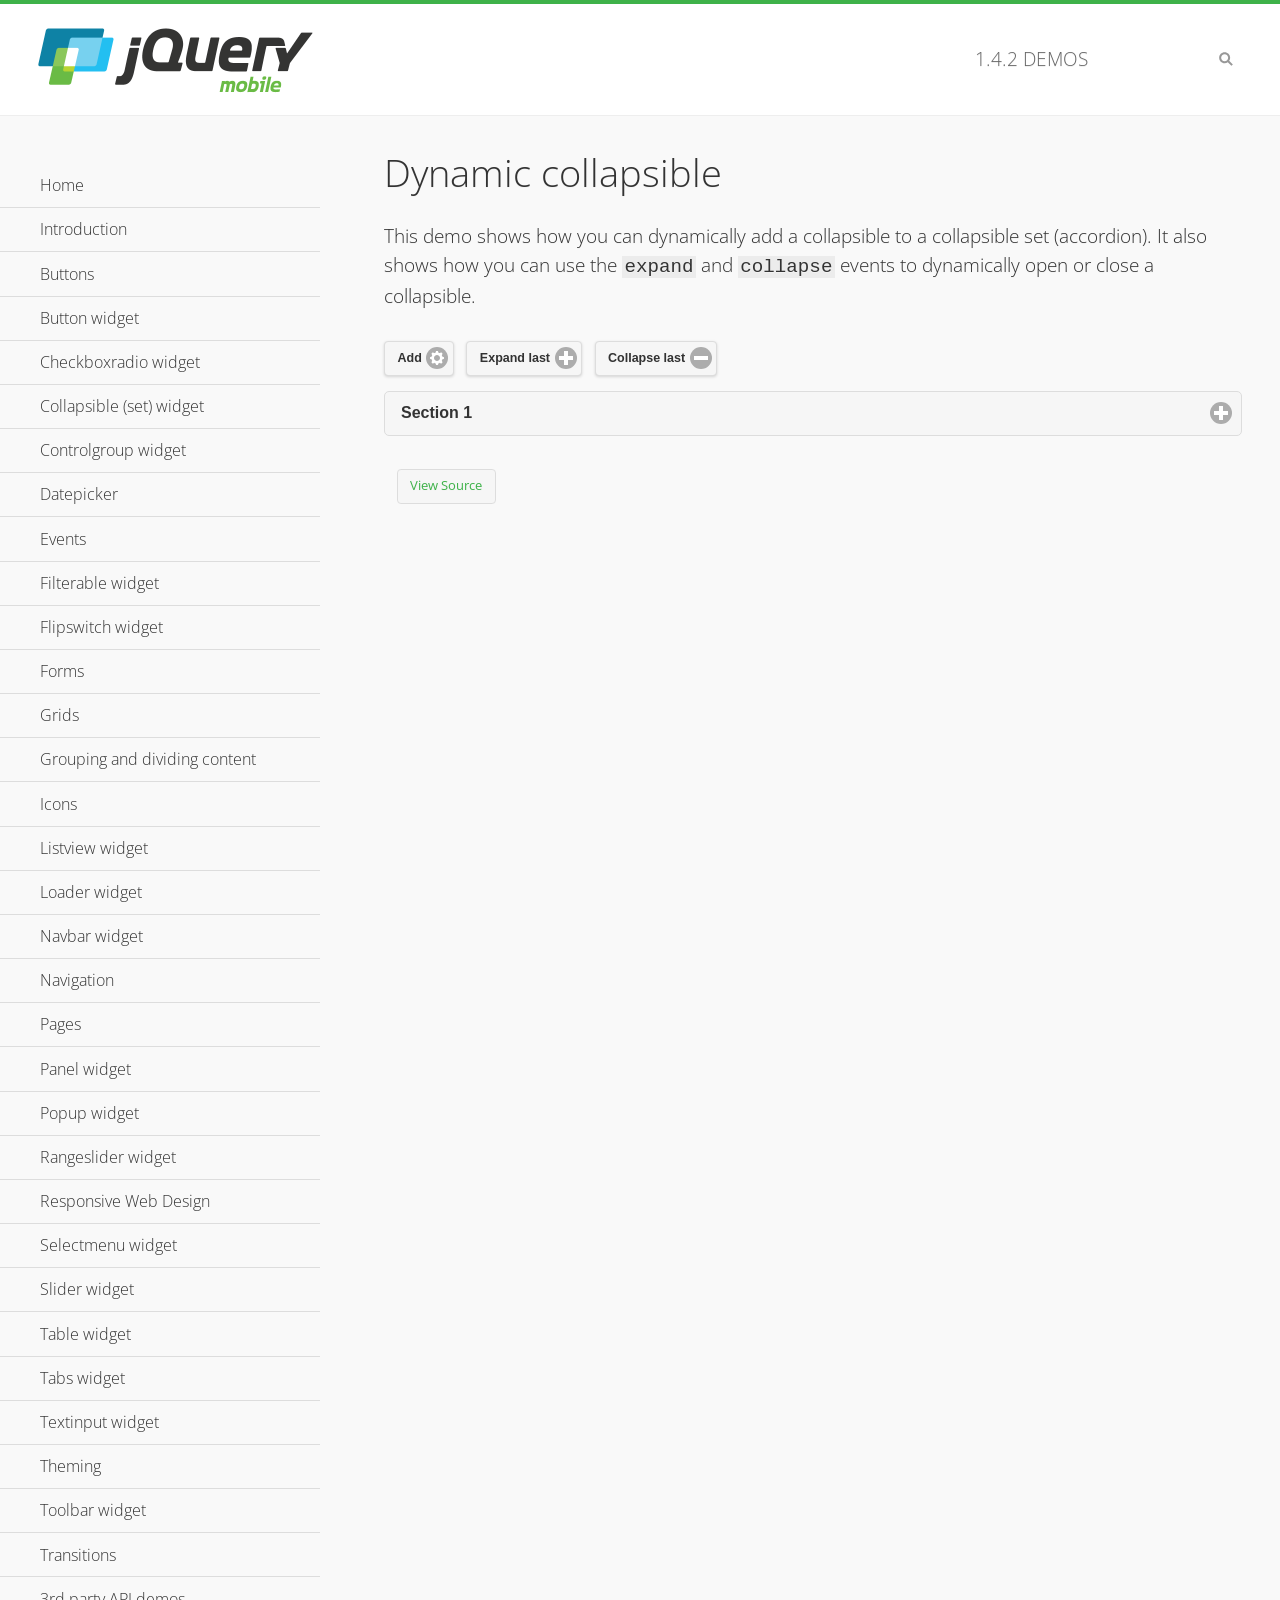
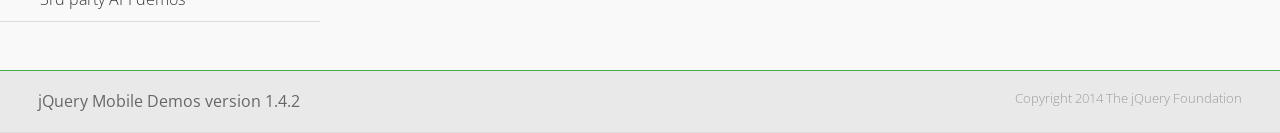
<file: js/lib/jquery.mobile-1.4.2/demos/collapsible-dynamic/index.html>
<!DOCTYPE html>
<html>
<head>
	<meta charset="utf-8">
	<meta name="viewport" content="width=device-width, initial-scale=1">
	<title>Dynamic collapsible - jQuery Mobile Demos</title>
	<link rel="shortcut icon" href="../favicon.ico">
    <link rel="stylesheet" href="http://fonts.googleapis.com/css?family=Open+Sans:300,400,700">
	<link rel="stylesheet" href="../css/themes/default/jquery.mobile-1.4.2.min.css">
	<link rel="stylesheet" href="../_assets/css/jqm-demos.css">
	<script src="../js/jquery.js"></script>
	<script src="../_assets/js/index.js"></script>
	<script src="../js/jquery.mobile-1.4.2.min.js"></script>
	<script>
		$( document ).on( "pagecreate", function() {
			var nextId = 1;

			$("#add").click(function() {
				nextId++;
				var content = "<div data-role='collapsible' id='set" + nextId + "'><h3>Section " + nextId + "</h3><p>I am the collapsible content in a set so this feels like an accordion. I am hidden by default because I have the 'collapsed' state; you need to expand the header to see me.</p></div>";

				$( "#set" ).append( content ).collapsibleset( "refresh" );
			});

			$( "#expand" ).click(function() {
				$("#set").children(":last").collapsible( "expand" );
			});

			$( "#collapse" ).click(function() {
				$( "#set" ).children( ":last" ).collapsible( "collapse" );
			});
		});
	</script>
</head>
<body>
<div data-role="page" class="jqm-demos">

	<div data-role="header" class="jqm-header">
		<h2><a href="../" title="jQuery Mobile Demos home"><img src="../_assets/img/jquery-logo.png" alt="jQuery Mobile"></a></h2>
		<p><span class="jqm-version"></span> Demos</p>
		<a href="#" class="jqm-navmenu-link ui-btn ui-btn-icon-notext ui-corner-all ui-icon-bars ui-nodisc-icon ui-alt-icon ui-btn-left">Menu</a>
		<a href="#" class="jqm-search-link ui-btn ui-btn-icon-notext ui-corner-all ui-icon-search ui-nodisc-icon ui-alt-icon ui-btn-right">Search</a>
	</div><!-- /header -->

	<div role="main" class="ui-content jqm-content">

        <h1>Dynamic collapsible</h1>

        <p>This demo shows how you can dynamically add a collapsible to a collapsible set (accordion). It also shows how you can use the <code>expand</code> and <code>collapse</code> events to dynamically open or close a collapsible.</p>

        <div data-demo-html="true" data-demo-js="true">
            <button type="button" data-icon="gear" data-iconpos="right" data-mini="true" data-inline="true" id="add">Add</button>
            <button type="button" data-icon="plus" data-iconpos="right" data-mini="true" data-inline="true" id="expand">Expand last</button>
            <button type="button" data-icon="minus" data-iconpos="right" data-mini="true" data-inline="true" id="collapse">Collapse last</button>

            <div data-role="collapsibleset" data-content-theme="a" data-iconpos="right" id="set">
                <div data-role="collapsible" id="set1" data-collapsed="true">
                    <h3>Section 1</h3>
                    <p>I'm the collapsible content.</p>
                </div>
            </div>

        </div><!--/demo-html -->

	</div><!-- /content -->
	    <div data-role="panel" class="jqm-navmenu-panel" data-position="left" data-display="overlay" data-theme="a">
	    	<ul class="jqm-list ui-alt-icon ui-nodisc-icon">
<li data-filtertext="demos homepage" data-icon="home"><a href=".././">Home</a></li>
<li data-filtertext="introduction overview getting started"><a href="../intro/" data-ajax="false">Introduction</a></li>
<li data-filtertext="buttons button markup buttonmarkup method anchor link button element"><a href="../button-markup/" data-ajax="false">Buttons</a></li>
<li data-filtertext="form button widget input button submit reset"><a href="../button/" data-ajax="false">Button widget</a></li>
<li data-role="collapsible" data-collapsed-icon="carat-d" data-expanded-icon="carat-u" data-iconpos="right" data-inset="false">
	<h3>Checkboxradio widget</h3>
	<ul>
		<li data-filtertext="form checkboxradio widget checkbox input checkboxes controlgroups"><a href="../checkboxradio-checkbox/" data-ajax="false">Checkboxes</a></li>
		<li data-filtertext="form checkboxradio widget radio input radio buttons controlgroups"><a href="../checkboxradio-radio/" data-ajax="false">Radio buttons</a></li>
	</ul>
</li>
<li data-role="collapsible" data-collapsed-icon="carat-d" data-expanded-icon="carat-u" data-iconpos="right" data-inset="false">
	<h3>Collapsible (set) widget</h3>
	<ul>
		<li data-filtertext="collapsibles content formatting"><a href="../collapsible/" data-ajax="false">Collapsible</a></li>
		<li data-filtertext="dynamic collapsible set accordion append expand"><a href="../collapsible-dynamic/" data-ajax="false">Dynamic collapsibles</a></li>
		<li data-filtertext="accordions collapsible set widget content formatting grouped collapsibles"><a href="../collapsibleset/" data-ajax="false">Collapsible set</a></li>
	</ul>
</li>
<li data-role="collapsible" data-collapsed-icon="carat-d" data-expanded-icon="carat-u" data-iconpos="right" data-inset="false">
	<h3>Controlgroup widget</h3>
	<ul>
		<li data-filtertext="controlgroups selectmenu checkboxradio input grouped buttons horizontal vertical"><a href="../controlgroup/" data-ajax="false">Controlgroup</a></li>
		<li data-filtertext="dynamic controlgroup dynamically add buttons"><a href="../controlgroup-dynamic/" data-ajax="false">Dynamic controlgroups</a></li>
	</ul>
</li>
<li data-filtertext="form datepicker widget date input"><a href="../datepicker/" data-ajax="false">Datepicker</a></li>
<li data-role="collapsible" data-collapsed-icon="carat-d" data-expanded-icon="carat-u" data-iconpos="right" data-inset="false">
	<h3>Events</h3>
	<ul>
		<li data-filtertext="swipe to delete list items listviews swipe events"><a href="../swipe-list/" data-ajax="false">Swipe list items</a></li>
		<li data-filtertext="swipe to navigate swipe page navigation swipe events"><a href="../swipe-page/" data-ajax="false">Swipe page navigation</a></li>
	</ul>
</li>
<li data-filtertext="filterable filter elements sorting searching listview table"><a href="../filterable/" data-ajax="false">Filterable widget</a></li>
<li data-filtertext="form flipswitch widget flip toggle switch binary select checkbox input"><a href="../flipswitch/" data-ajax="false">Flipswitch widget</a></li>
<li data-role="collapsible" data-collapsed-icon="carat-d" data-expanded-icon="carat-u" data-iconpos="right" data-inset="false">
	<h3>Forms</h3>
	<ul>
		<li data-filtertext="forms text checkbox radio range button submit reset inputs selects textarea slider flipswitch label form elements"><a href="../forms/" data-ajax="false">Forms</a></li>
		<li data-filtertext="form hide labels hidden accessible ui-hidden-accessible forms"><a href="../forms-label-hidden-accessible/" data-ajax="false">Hide labels</a></li>
		<li data-filtertext="form field containers fieldcontain ui-field-contain forms"><a href="../forms-field-contain/" data-ajax="false">Field containers</a></li>
		<li data-filtertext="forms disabled form elements"><a href="../forms-disabled/" data-ajax="false">Forms disabled</a></li>
		<li data-filtertext="forms gallery examples overview forms text checkbox radio range button submit reset inputs selects textarea slider flipswitch label form elements"><a href="../forms-gallery/" data-ajax="false">Forms gallery</a></li>
	</ul>
</li>
<li data-role="collapsible" data-collapsed-icon="carat-d" data-expanded-icon="carat-u" data-iconpos="right" data-inset="false">
	<h3>Grids</h3>
	<ul>
		<li data-filtertext="grids columns blocks content formatting rwd responsive css framework"><a href="../grids/" data-ajax="false">Grids</a></li>
		<li data-filtertext="buttons in grids css framework"><a href="../grids-buttons/" data-ajax="false">Buttons in grids</a></li>
		<li data-filtertext="custom responsive grids rwd css framework"><a href="../grids-custom-responsive/" data-ajax="false">Custom responsive grids</a></li>
	</ul>
</li>
<li data-filtertext="blocks content formatting sections heading"><a href="../body-bar-classes/" data-ajax="false">Grouping and dividing content</a></li>
<li data-role="collapsible" data-collapsed-icon="carat-d" data-expanded-icon="carat-u" data-iconpos="right" data-inset="false">
	<h3>Icons</h3>
	<ul>
		<li data-filtertext="button icons svg disc alt custom icon position"><a href="../icons/" data-ajax="false">Icons</a></li>
		<li data-filtertext=""><a href="../icons-grunticon/" data-ajax="false">Grunticon loader</a></li>
	</ul>
</li>
<li data-role="collapsible" data-collapsed-icon="carat-d" data-expanded-icon="carat-u" data-iconpos="right" data-inset="false">
	<h3>Listview widget</h3>
	<ul>
		<li data-filtertext="listview widget thumbnails icons nested split button collapsible ul ol"><a href="../listview/" data-ajax="false">Listview</a></li>
		<li data-filtertext="autocomplete filterable reveal listview filtertextbeforefilter placeholder"><a href="../listview-autocomplete/" data-ajax="false">Listview autocomplete</a></li>
		<li data-filtertext="autocomplete filterable reveal listview remote data filtertextbeforefilter placeholder"><a href="../listview-autocomplete-remote/" data-ajax="false">Listview autocomplete remote data</a></li>
		<li data-filtertext="autodividers anchor jump scroll linkbars listview lists ul ol"><a href="../listview-autodividers-linkbar/" data-ajax="false">Listview autodividers linkbar</a></li>
		<li data-filtertext="listview autodividers selector autodividersselector lists ul ol"><a href="../listview-autodividers-selector/" data-ajax="false">Listview autodividers selector</a></li>
		<li data-filtertext="listview nested list items"><a href="../listview-nested-lists/" data-ajax="false">Listview Nested Listviews</a></li>
		<li data-filtertext="listview collapsible list items flat"><a href="../listview-collapsible-item-flat/" data-ajax="false">Listview collapsible list items (flat)</a></li>
		<li data-filtertext="listview collapsible list indented"><a href="../listview-collapsible-item-indented/" data-ajax="false">Listview collapsible list items (indented)</a></li>
		<li data-filtertext="grid listview responsive grids responsive listviews lists ul"><a href="../listview-grid/" data-ajax="false">Listview responsive grid</a></li>
	</ul>
</li>
<li data-filtertext="loader widget page loading navigation overlay spinner"><a href="../loader/" data-ajax="false">Loader widget</a></li>
<li data-filtertext="navbar widget navmenu toolbars header footer"><a href="../navbar/" data-ajax="false">Navbar widget</a></li>
<li data-role="collapsible" data-collapsed-icon="carat-d" data-expanded-icon="carat-u" data-iconpos="right" data-inset="false">
	<h3>Navigation</h3>
	<ul>
		<li data-filtertext="ajax navigation navigate widget history event method"><a href="../navigation/" data-ajax="false">Navigation</a></li>
		<li data-filtertext="linking pages page links navigation ajax prefetch cache"><a href="../navigation-linking-pages/" data-ajax="false">Linking pages</a></li>
		<li data-filtertext="php redirect server redirection server-side navigation"><a href="../navigation-php-redirect/" data-ajax="false">PHP redirect demo</a></li>
		<li data-filtertext="navigation redirection hash query"><a href="../navigation-hash-processing/" data-ajax="false">Hash processing demo</a></li>
	</ul>
</li>
<li data-role="collapsible" data-collapsed-icon="carat-d" data-expanded-icon="carat-u" data-iconpos="right" data-inset="false">
	<h3>Pages</h3>
	<ul>
		<li data-filtertext="pages page widget ajax navigation"><a href="../pages/" data-ajax="false">Pages</a></li>
		<li data-filtertext="single page"><a href="../pages-single-page/" data-ajax="false">Single page</a></li>
		<li data-filtertext="multipage multi-page page"><a href="../pages-multi-page/" data-ajax="false">Multi-page template</a></li>
		<li data-filtertext="dialog page widget modal popup"><a href="../pages-dialog/" data-ajax="false">Dialog page</a></li>
	</ul>
</li>
<li data-role="collapsible" data-collapsed-icon="carat-d" data-expanded-icon="carat-u" data-iconpos="right" data-inset="false">
	<h3>Panel widget</h3>
	<ul>
		<li data-filtertext="panel widget sliding panels reveal push overlay responsive"><a href="../panel/" data-ajax="false">Panel</a></li>
		<li data-filtertext=""><a href="../panel-external/" data-ajax="false">External panels</a></li>
		<li data-filtertext="panel "><a href="../panel-fixed/" data-ajax="false">Fixed panels</a></li>
		<li data-filtertext="panel slide panels sliding panels shadow rwd responsive breakpoint"><a href="../panel-responsive/" data-ajax="false">Panels responsive</a></li>
		<li data-filtertext="panel custom style custom panel width reveal shadow listview panel styling page background wrapper"><a href="../panel-styling/" data-ajax="false">Custom panel style</a></li>
		<li data-filtertext="panel open on swipe"><a href="../panel-swipe-open/" data-ajax="false">Panel open on swipe</a></li>
		<li data-filtertext="panels outside page internal external toolbars"><a href="../panel-external-internal/" data-ajax="false">Panel external and internal</a></li>
	</ul>
</li>
<li data-role="collapsible" data-collapsed-icon="carat-d" data-expanded-icon="carat-u" data-iconpos="right" data-inset="false">
	<h3>Popup widget</h3>
	<ul>
		<li data-filtertext="popup widget popups dialog modal transition tooltip lightbox form overlay screen flip pop fade transition"><a href="../popup/" data-ajax="false">Popup</a></li>
		<li data-filtertext="popup alignment position"><a href="../popup-alignment/" data-ajax="false">Popup alignment</a></li>
		<li data-filtertext="popup arrow size popups popover"><a href="../popup-arrow-size/" data-ajax="false">Popup arrow size</a></li>
		<li data-filtertext="dynamic popups popup images lightbox"><a href="../popup-dynamic/" data-ajax="false">Dynamic popups</a></li>
		<li data-filtertext="popups with iframes scaling"><a href="../popup-iframe/" data-ajax="false">Popups with iframes</a></li>
		<li data-filtertext="popup image scaling"><a href="../popup-image-scaling/" data-ajax="false">Popup image scaling</a></li>
		<li data-filtertext="external popup outside multi-page"><a href="../popup-outside-multipage" data-ajax="false">Popup outside multi-page</a></li>
	</ul>
</li>
<li data-filtertext="form rangeslider widget dual sliders dual handle sliders range input"><a href="../rangeslider/" data-ajax="false">Rangeslider widget</a></li>
<li data-filtertext="responsive web design rwd adaptive progressive enhancement PE accessible mobile breakpoints media query media queries"><a href="../rwd/" data-ajax="false">Responsive Web Design</a></li>
<li data-role="collapsible" data-collapsed-icon="carat-d" data-expanded-icon="carat-u" data-iconpos="right" data-inset="false">
	<h3>Selectmenu widget</h3>
	<ul>
		<li data-filtertext="form selectmenu widget select input custom select menu selects"><a href="../selectmenu/" data-ajax="false">Selectmenu</a></li>
		<li data-filtertext="form custom select menu selectmenu widget custom menu option optgroup multiple selects"><a href="../selectmenu-custom/" data-ajax="false">Custom select menu</a></li>
		<li data-filtertext="filterable select filter popup dialog"><a href="../selectmenu-custom-filter/" data-ajax="false">Custom select menu with filter</a></li>
	</ul>
</li>
<li data-role="collapsible" data-collapsed-icon="carat-d" data-expanded-icon="carat-u" data-iconpos="right" data-inset="false">
	<h3>Slider widget</h3>
	<ul>
		<li data-filtertext="form slider widget range input single sliders"><a href="../slider/" data-ajax="false">Slider</a></li>
		<li data-filtertext="form slider widget flipswitch slider binary select flip toggle switch"><a href="../slider-flipswitch/" data-ajax="false">Slider flip toggle switch</a></li>
		<li data-filtertext="form slider tooltip handle value input range sliders"><a href="../slider-tooltip/" data-ajax="false">Slider tooltip</a></li>
	</ul>
</li>
<li data-role="collapsible" data-collapsed-icon="carat-d" data-expanded-icon="carat-u" data-iconpos="right" data-inset="false">
	<h3>Table widget</h3>
	<ul>
		<li data-filtertext="table widget reflow column toggle th td responsive tables rwd hide show tabular"><a href="../table-column-toggle/" data-ajax="false">Table Column Toggle</a></li>
		<li data-filtertext="table column toggle phone comparison demo"><a href="../table-column-toggle-example/" data-ajax="false">Table Column Toggle demo</a></li>
		<li data-filtertext="responsive tables table column toggle heading groups rwd breakpoint"><a href="../table-column-toggle-heading-groups/" data-ajax="false">Table Column Toggle heading groups</a></li>
		<li data-filtertext="responsive tables table column toggle hide rwd breakpoint customization options"><a href="../table-column-toggle-options/" data-ajax="false">Table Column Toggle options</a></li>
		<li data-filtertext="table reflow th td responsive rwd columns tabular"><a href="../table-reflow/" data-ajax="false">Table Reflow</a></li>
		<li data-filtertext="responsive tables table reflow heading groups rwd breakpoint"><a href="../table-reflow-heading-groups/" data-ajax="false">Table Reflow heading groups</a></li>
		<li data-filtertext="responsive tables table reflow stripes strokes table style"><a href="../table-reflow-stripes-strokes/" data-ajax="false">Table Reflow stripes and strokes</a></li>
		<li data-filtertext="responsive tables table reflow stack custom styles"><a href="../table-reflow-styling/" data-ajax="false">Table Reflow custom styles</a></li>
	</ul>
</li>
<li data-filtertext="ui tabs widget"><a href="../tabs/" data-ajax="false">Tabs widget</a></li>
<li data-filtertext="form textinput widget text input textarea number date time tel email file color password"><a href="../textinput/" data-ajax="false">Textinput widget</a></li>
<li data-role="collapsible" data-collapsed-icon="carat-d" data-expanded-icon="carat-u" data-iconpos="right" data-inset="false">
	<h3>Theming</h3>
	<ul>
		<li data-filtertext="default theme swatches theming style css"><a href="../theme-default/" data-ajax="false">Default theme</a></li>
		<li data-filtertext="classic theme old theme swatches theming style css"><a href="../theme-classic/" data-ajax="false">Classic theme</a></li>
	</ul>
</li>
<li data-role="collapsible" data-collapsed-icon="carat-d" data-expanded-icon="carat-u" data-iconpos="right" data-inset="false">
	<h3>Toolbar widget</h3>
	<ul>
		<li data-filtertext="toolbar widget header footer toolbars fixed fullscreen external sections"><a href="../toolbar/" data-ajax="false">Toolbar</a></li>
		<li data-filtertext="dynamic toolbars dynamically add toolbar header footer"><a href="../toolbar-dynamic/" data-ajax="false">Dynamic toolbars</a></li>
		<li data-filtertext="external toolbars header footer"><a href="../toolbar-external/" data-ajax="false">External toolbars</a></li>
		<li data-filtertext="fixed toolbars header footer"><a href="../toolbar-fixed/" data-ajax="false">Fixed toolbars</a></li>
		<li data-filtertext="fixed fullscreen toolbars header footer"><a href="../toolbar-fixed-fullscreen/" data-ajax="false">Fullscreen toolbars</a></li>
		<li data-filtertext="external fixed toolbars header footer"><a href="../toolbar-fixed-external/" data-ajax="false">Fixed external toolbars</a></li>
		<li data-filtertext="external persistent toolbars header footer navbar navmenu"><a href="../toolbar-fixed-persistent/" data-ajax="false">Persistent toolbars</a></li>
		<li data-filtertext="external ajax optimized toolbars persistent toolbars header footer navbar"><a href="../toolbar-fixed-persistent-optimized/" data-ajax="false">Ajax optimized toolbars</a></li>
		<li data-filtertext="form in toolbars header footer"><a href="../toolbar-fixed-forms/" data-ajax="false">Form in toolbar</a></li>
	</ul>
</li>
<li data-filtertext="page transitions animated pages popup navigation flip slide fade pop"><a href="../transitions/" data-ajax="false">Transitions</a></li>
<li data-role="collapsible" data-collapsed-icon="carat-d" data-expanded-icon="carat-u" data-iconpos="right" data-inset="false">
	<h3>3rd party API demos</h3>
	<ul>
		<li data-filtertext="backbone requirejs navigation router"><a href="../backbone-requirejs/" data-ajax="false">Backbone RequireJS</a></li>
		<li data-filtertext="google maps geolocation demo"><a href="../map-geolocation/" data-ajax="false">Google Maps geolocation</a></li>
		<li data-filtertext="google maps hybrid"><a href="../map-list-toggle/" data-ajax="false">Google Maps list toggle</a></li>
	</ul>
</li>



		     </ul>
		</div><!-- /panel -->


	<div data-role="footer" data-position="fixed" data-tap-toggle="false" class="jqm-footer">
		<p>jQuery Mobile Demos version <span class="jqm-version"></span></p>
		<p>Copyright 2014 The jQuery Foundation</p>
	</div><!-- /footer -->
	<!-- TODO: This should become an external panel so we can add input to markup (unique ID) -->
    <div data-role="panel" class="jqm-search-panel" data-position="right" data-display="overlay" data-theme="a">
		<div class="jqm-search">
			<ul class="jqm-list" data-filter-placeholder="Search demos..." data-filter-reveal="true">
<li data-filtertext="demos homepage" data-icon="home"><a href=".././">Home</a></li>
<li data-filtertext="introduction overview getting started"><a href="../intro/" data-ajax="false">Introduction</a></li>
<li data-filtertext="buttons button markup buttonmarkup method anchor link button element"><a href="../button-markup/" data-ajax="false">Buttons</a></li>
<li data-filtertext="form button widget input button submit reset"><a href="../button/" data-ajax="false">Button widget</a></li>
<li data-role="collapsible" data-collapsed-icon="carat-d" data-expanded-icon="carat-u" data-iconpos="right" data-inset="false">
	<h3>Checkboxradio widget</h3>
	<ul>
		<li data-filtertext="form checkboxradio widget checkbox input checkboxes controlgroups"><a href="../checkboxradio-checkbox/" data-ajax="false">Checkboxes</a></li>
		<li data-filtertext="form checkboxradio widget radio input radio buttons controlgroups"><a href="../checkboxradio-radio/" data-ajax="false">Radio buttons</a></li>
	</ul>
</li>
<li data-role="collapsible" data-collapsed-icon="carat-d" data-expanded-icon="carat-u" data-iconpos="right" data-inset="false">
	<h3>Collapsible (set) widget</h3>
	<ul>
		<li data-filtertext="collapsibles content formatting"><a href="../collapsible/" data-ajax="false">Collapsible</a></li>
		<li data-filtertext="dynamic collapsible set accordion append expand"><a href="../collapsible-dynamic/" data-ajax="false">Dynamic collapsibles</a></li>
		<li data-filtertext="accordions collapsible set widget content formatting grouped collapsibles"><a href="../collapsibleset/" data-ajax="false">Collapsible set</a></li>
	</ul>
</li>
<li data-role="collapsible" data-collapsed-icon="carat-d" data-expanded-icon="carat-u" data-iconpos="right" data-inset="false">
	<h3>Controlgroup widget</h3>
	<ul>
		<li data-filtertext="controlgroups selectmenu checkboxradio input grouped buttons horizontal vertical"><a href="../controlgroup/" data-ajax="false">Controlgroup</a></li>
		<li data-filtertext="dynamic controlgroup dynamically add buttons"><a href="../controlgroup-dynamic/" data-ajax="false">Dynamic controlgroups</a></li>
	</ul>
</li>
<li data-filtertext="form datepicker widget date input"><a href="../datepicker/" data-ajax="false">Datepicker</a></li>
<li data-role="collapsible" data-collapsed-icon="carat-d" data-expanded-icon="carat-u" data-iconpos="right" data-inset="false">
	<h3>Events</h3>
	<ul>
		<li data-filtertext="swipe to delete list items listviews swipe events"><a href="../swipe-list/" data-ajax="false">Swipe list items</a></li>
		<li data-filtertext="swipe to navigate swipe page navigation swipe events"><a href="../swipe-page/" data-ajax="false">Swipe page navigation</a></li>
	</ul>
</li>
<li data-filtertext="filterable filter elements sorting searching listview table"><a href="../filterable/" data-ajax="false">Filterable widget</a></li>
<li data-filtertext="form flipswitch widget flip toggle switch binary select checkbox input"><a href="../flipswitch/" data-ajax="false">Flipswitch widget</a></li>
<li data-role="collapsible" data-collapsed-icon="carat-d" data-expanded-icon="carat-u" data-iconpos="right" data-inset="false">
	<h3>Forms</h3>
	<ul>
		<li data-filtertext="forms text checkbox radio range button submit reset inputs selects textarea slider flipswitch label form elements"><a href="../forms/" data-ajax="false">Forms</a></li>
		<li data-filtertext="form hide labels hidden accessible ui-hidden-accessible forms"><a href="../forms-label-hidden-accessible/" data-ajax="false">Hide labels</a></li>
		<li data-filtertext="form field containers fieldcontain ui-field-contain forms"><a href="../forms-field-contain/" data-ajax="false">Field containers</a></li>
		<li data-filtertext="forms disabled form elements"><a href="../forms-disabled/" data-ajax="false">Forms disabled</a></li>
		<li data-filtertext="forms gallery examples overview forms text checkbox radio range button submit reset inputs selects textarea slider flipswitch label form elements"><a href="../forms-gallery/" data-ajax="false">Forms gallery</a></li>
	</ul>
</li>
<li data-role="collapsible" data-collapsed-icon="carat-d" data-expanded-icon="carat-u" data-iconpos="right" data-inset="false">
	<h3>Grids</h3>
	<ul>
		<li data-filtertext="grids columns blocks content formatting rwd responsive css framework"><a href="../grids/" data-ajax="false">Grids</a></li>
		<li data-filtertext="buttons in grids css framework"><a href="../grids-buttons/" data-ajax="false">Buttons in grids</a></li>
		<li data-filtertext="custom responsive grids rwd css framework"><a href="../grids-custom-responsive/" data-ajax="false">Custom responsive grids</a></li>
	</ul>
</li>
<li data-filtertext="blocks content formatting sections heading"><a href="../body-bar-classes/" data-ajax="false">Grouping and dividing content</a></li>
<li data-role="collapsible" data-collapsed-icon="carat-d" data-expanded-icon="carat-u" data-iconpos="right" data-inset="false">
	<h3>Icons</h3>
	<ul>
		<li data-filtertext="button icons svg disc alt custom icon position"><a href="../icons/" data-ajax="false">Icons</a></li>
		<li data-filtertext=""><a href="../icons-grunticon/" data-ajax="false">Grunticon loader</a></li>
	</ul>
</li>
<li data-role="collapsible" data-collapsed-icon="carat-d" data-expanded-icon="carat-u" data-iconpos="right" data-inset="false">
	<h3>Listview widget</h3>
	<ul>
		<li data-filtertext="listview widget thumbnails icons nested split button collapsible ul ol"><a href="../listview/" data-ajax="false">Listview</a></li>
		<li data-filtertext="autocomplete filterable reveal listview filtertextbeforefilter placeholder"><a href="../listview-autocomplete/" data-ajax="false">Listview autocomplete</a></li>
		<li data-filtertext="autocomplete filterable reveal listview remote data filtertextbeforefilter placeholder"><a href="../listview-autocomplete-remote/" data-ajax="false">Listview autocomplete remote data</a></li>
		<li data-filtertext="autodividers anchor jump scroll linkbars listview lists ul ol"><a href="../listview-autodividers-linkbar/" data-ajax="false">Listview autodividers linkbar</a></li>
		<li data-filtertext="listview autodividers selector autodividersselector lists ul ol"><a href="../listview-autodividers-selector/" data-ajax="false">Listview autodividers selector</a></li>
		<li data-filtertext="listview nested list items"><a href="../listview-nested-lists/" data-ajax="false">Listview Nested Listviews</a></li>
		<li data-filtertext="listview collapsible list items flat"><a href="../listview-collapsible-item-flat/" data-ajax="false">Listview collapsible list items (flat)</a></li>
		<li data-filtertext="listview collapsible list indented"><a href="../listview-collapsible-item-indented/" data-ajax="false">Listview collapsible list items (indented)</a></li>
		<li data-filtertext="grid listview responsive grids responsive listviews lists ul"><a href="../listview-grid/" data-ajax="false">Listview responsive grid</a></li>
	</ul>
</li>
<li data-filtertext="loader widget page loading navigation overlay spinner"><a href="../loader/" data-ajax="false">Loader widget</a></li>
<li data-filtertext="navbar widget navmenu toolbars header footer"><a href="../navbar/" data-ajax="false">Navbar widget</a></li>
<li data-role="collapsible" data-collapsed-icon="carat-d" data-expanded-icon="carat-u" data-iconpos="right" data-inset="false">
	<h3>Navigation</h3>
	<ul>
		<li data-filtertext="ajax navigation navigate widget history event method"><a href="../navigation/" data-ajax="false">Navigation</a></li>
		<li data-filtertext="linking pages page links navigation ajax prefetch cache"><a href="../navigation-linking-pages/" data-ajax="false">Linking pages</a></li>
		<li data-filtertext="php redirect server redirection server-side navigation"><a href="../navigation-php-redirect/" data-ajax="false">PHP redirect demo</a></li>
		<li data-filtertext="navigation redirection hash query"><a href="../navigation-hash-processing/" data-ajax="false">Hash processing demo</a></li>
	</ul>
</li>
<li data-role="collapsible" data-collapsed-icon="carat-d" data-expanded-icon="carat-u" data-iconpos="right" data-inset="false">
	<h3>Pages</h3>
	<ul>
		<li data-filtertext="pages page widget ajax navigation"><a href="../pages/" data-ajax="false">Pages</a></li>
		<li data-filtertext="single page"><a href="../pages-single-page/" data-ajax="false">Single page</a></li>
		<li data-filtertext="multipage multi-page page"><a href="../pages-multi-page/" data-ajax="false">Multi-page template</a></li>
		<li data-filtertext="dialog page widget modal popup"><a href="../pages-dialog/" data-ajax="false">Dialog page</a></li>
	</ul>
</li>
<li data-role="collapsible" data-collapsed-icon="carat-d" data-expanded-icon="carat-u" data-iconpos="right" data-inset="false">
	<h3>Panel widget</h3>
	<ul>
		<li data-filtertext="panel widget sliding panels reveal push overlay responsive"><a href="../panel/" data-ajax="false">Panel</a></li>
		<li data-filtertext=""><a href="../panel-external/" data-ajax="false">External panels</a></li>
		<li data-filtertext="panel "><a href="../panel-fixed/" data-ajax="false">Fixed panels</a></li>
		<li data-filtertext="panel slide panels sliding panels shadow rwd responsive breakpoint"><a href="../panel-responsive/" data-ajax="false">Panels responsive</a></li>
		<li data-filtertext="panel custom style custom panel width reveal shadow listview panel styling page background wrapper"><a href="../panel-styling/" data-ajax="false">Custom panel style</a></li>
		<li data-filtertext="panel open on swipe"><a href="../panel-swipe-open/" data-ajax="false">Panel open on swipe</a></li>
		<li data-filtertext="panels outside page internal external toolbars"><a href="../panel-external-internal/" data-ajax="false">Panel external and internal</a></li>
	</ul>
</li>
<li data-role="collapsible" data-collapsed-icon="carat-d" data-expanded-icon="carat-u" data-iconpos="right" data-inset="false">
	<h3>Popup widget</h3>
	<ul>
		<li data-filtertext="popup widget popups dialog modal transition tooltip lightbox form overlay screen flip pop fade transition"><a href="../popup/" data-ajax="false">Popup</a></li>
		<li data-filtertext="popup alignment position"><a href="../popup-alignment/" data-ajax="false">Popup alignment</a></li>
		<li data-filtertext="popup arrow size popups popover"><a href="../popup-arrow-size/" data-ajax="false">Popup arrow size</a></li>
		<li data-filtertext="dynamic popups popup images lightbox"><a href="../popup-dynamic/" data-ajax="false">Dynamic popups</a></li>
		<li data-filtertext="popups with iframes scaling"><a href="../popup-iframe/" data-ajax="false">Popups with iframes</a></li>
		<li data-filtertext="popup image scaling"><a href="../popup-image-scaling/" data-ajax="false">Popup image scaling</a></li>
		<li data-filtertext="external popup outside multi-page"><a href="../popup-outside-multipage" data-ajax="false">Popup outside multi-page</a></li>
	</ul>
</li>
<li data-filtertext="form rangeslider widget dual sliders dual handle sliders range input"><a href="../rangeslider/" data-ajax="false">Rangeslider widget</a></li>
<li data-filtertext="responsive web design rwd adaptive progressive enhancement PE accessible mobile breakpoints media query media queries"><a href="../rwd/" data-ajax="false">Responsive Web Design</a></li>
<li data-role="collapsible" data-collapsed-icon="carat-d" data-expanded-icon="carat-u" data-iconpos="right" data-inset="false">
	<h3>Selectmenu widget</h3>
	<ul>
		<li data-filtertext="form selectmenu widget select input custom select menu selects"><a href="../selectmenu/" data-ajax="false">Selectmenu</a></li>
		<li data-filtertext="form custom select menu selectmenu widget custom menu option optgroup multiple selects"><a href="../selectmenu-custom/" data-ajax="false">Custom select menu</a></li>
		<li data-filtertext="filterable select filter popup dialog"><a href="../selectmenu-custom-filter/" data-ajax="false">Custom select menu with filter</a></li>
	</ul>
</li>
<li data-role="collapsible" data-collapsed-icon="carat-d" data-expanded-icon="carat-u" data-iconpos="right" data-inset="false">
	<h3>Slider widget</h3>
	<ul>
		<li data-filtertext="form slider widget range input single sliders"><a href="../slider/" data-ajax="false">Slider</a></li>
		<li data-filtertext="form slider widget flipswitch slider binary select flip toggle switch"><a href="../slider-flipswitch/" data-ajax="false">Slider flip toggle switch</a></li>
		<li data-filtertext="form slider tooltip handle value input range sliders"><a href="../slider-tooltip/" data-ajax="false">Slider tooltip</a></li>
	</ul>
</li>
<li data-role="collapsible" data-collapsed-icon="carat-d" data-expanded-icon="carat-u" data-iconpos="right" data-inset="false">
	<h3>Table widget</h3>
	<ul>
		<li data-filtertext="table widget reflow column toggle th td responsive tables rwd hide show tabular"><a href="../table-column-toggle/" data-ajax="false">Table Column Toggle</a></li>
		<li data-filtertext="table column toggle phone comparison demo"><a href="../table-column-toggle-example/" data-ajax="false">Table Column Toggle demo</a></li>
		<li data-filtertext="responsive tables table column toggle heading groups rwd breakpoint"><a href="../table-column-toggle-heading-groups/" data-ajax="false">Table Column Toggle heading groups</a></li>
		<li data-filtertext="responsive tables table column toggle hide rwd breakpoint customization options"><a href="../table-column-toggle-options/" data-ajax="false">Table Column Toggle options</a></li>
		<li data-filtertext="table reflow th td responsive rwd columns tabular"><a href="../table-reflow/" data-ajax="false">Table Reflow</a></li>
		<li data-filtertext="responsive tables table reflow heading groups rwd breakpoint"><a href="../table-reflow-heading-groups/" data-ajax="false">Table Reflow heading groups</a></li>
		<li data-filtertext="responsive tables table reflow stripes strokes table style"><a href="../table-reflow-stripes-strokes/" data-ajax="false">Table Reflow stripes and strokes</a></li>
		<li data-filtertext="responsive tables table reflow stack custom styles"><a href="../table-reflow-styling/" data-ajax="false">Table Reflow custom styles</a></li>
	</ul>
</li>
<li data-filtertext="ui tabs widget"><a href="../tabs/" data-ajax="false">Tabs widget</a></li>
<li data-filtertext="form textinput widget text input textarea number date time tel email file color password"><a href="../textinput/" data-ajax="false">Textinput widget</a></li>
<li data-role="collapsible" data-collapsed-icon="carat-d" data-expanded-icon="carat-u" data-iconpos="right" data-inset="false">
	<h3>Theming</h3>
	<ul>
		<li data-filtertext="default theme swatches theming style css"><a href="../theme-default/" data-ajax="false">Default theme</a></li>
		<li data-filtertext="classic theme old theme swatches theming style css"><a href="../theme-classic/" data-ajax="false">Classic theme</a></li>
	</ul>
</li>
<li data-role="collapsible" data-collapsed-icon="carat-d" data-expanded-icon="carat-u" data-iconpos="right" data-inset="false">
	<h3>Toolbar widget</h3>
	<ul>
		<li data-filtertext="toolbar widget header footer toolbars fixed fullscreen external sections"><a href="../toolbar/" data-ajax="false">Toolbar</a></li>
		<li data-filtertext="dynamic toolbars dynamically add toolbar header footer"><a href="../toolbar-dynamic/" data-ajax="false">Dynamic toolbars</a></li>
		<li data-filtertext="external toolbars header footer"><a href="../toolbar-external/" data-ajax="false">External toolbars</a></li>
		<li data-filtertext="fixed toolbars header footer"><a href="../toolbar-fixed/" data-ajax="false">Fixed toolbars</a></li>
		<li data-filtertext="fixed fullscreen toolbars header footer"><a href="../toolbar-fixed-fullscreen/" data-ajax="false">Fullscreen toolbars</a></li>
		<li data-filtertext="external fixed toolbars header footer"><a href="../toolbar-fixed-external/" data-ajax="false">Fixed external toolbars</a></li>
		<li data-filtertext="external persistent toolbars header footer navbar navmenu"><a href="../toolbar-fixed-persistent/" data-ajax="false">Persistent toolbars</a></li>
		<li data-filtertext="external ajax optimized toolbars persistent toolbars header footer navbar"><a href="../toolbar-fixed-persistent-optimized/" data-ajax="false">Ajax optimized toolbars</a></li>
		<li data-filtertext="form in toolbars header footer"><a href="../toolbar-fixed-forms/" data-ajax="false">Form in toolbar</a></li>
	</ul>
</li>
<li data-filtertext="page transitions animated pages popup navigation flip slide fade pop"><a href="../transitions/" data-ajax="false">Transitions</a></li>
<li data-role="collapsible" data-collapsed-icon="carat-d" data-expanded-icon="carat-u" data-iconpos="right" data-inset="false">
	<h3>3rd party API demos</h3>
	<ul>
		<li data-filtertext="backbone requirejs navigation router"><a href="../backbone-requirejs/" data-ajax="false">Backbone RequireJS</a></li>
		<li data-filtertext="google maps geolocation demo"><a href="../map-geolocation/" data-ajax="false">Google Maps geolocation</a></li>
		<li data-filtertext="google maps hybrid"><a href="../map-list-toggle/" data-ajax="false">Google Maps list toggle</a></li>
	</ul>
</li>



			</ul>
		</div>
	</div><!-- /panel -->


</div><!-- /page -->

</body>
</html>
</file>
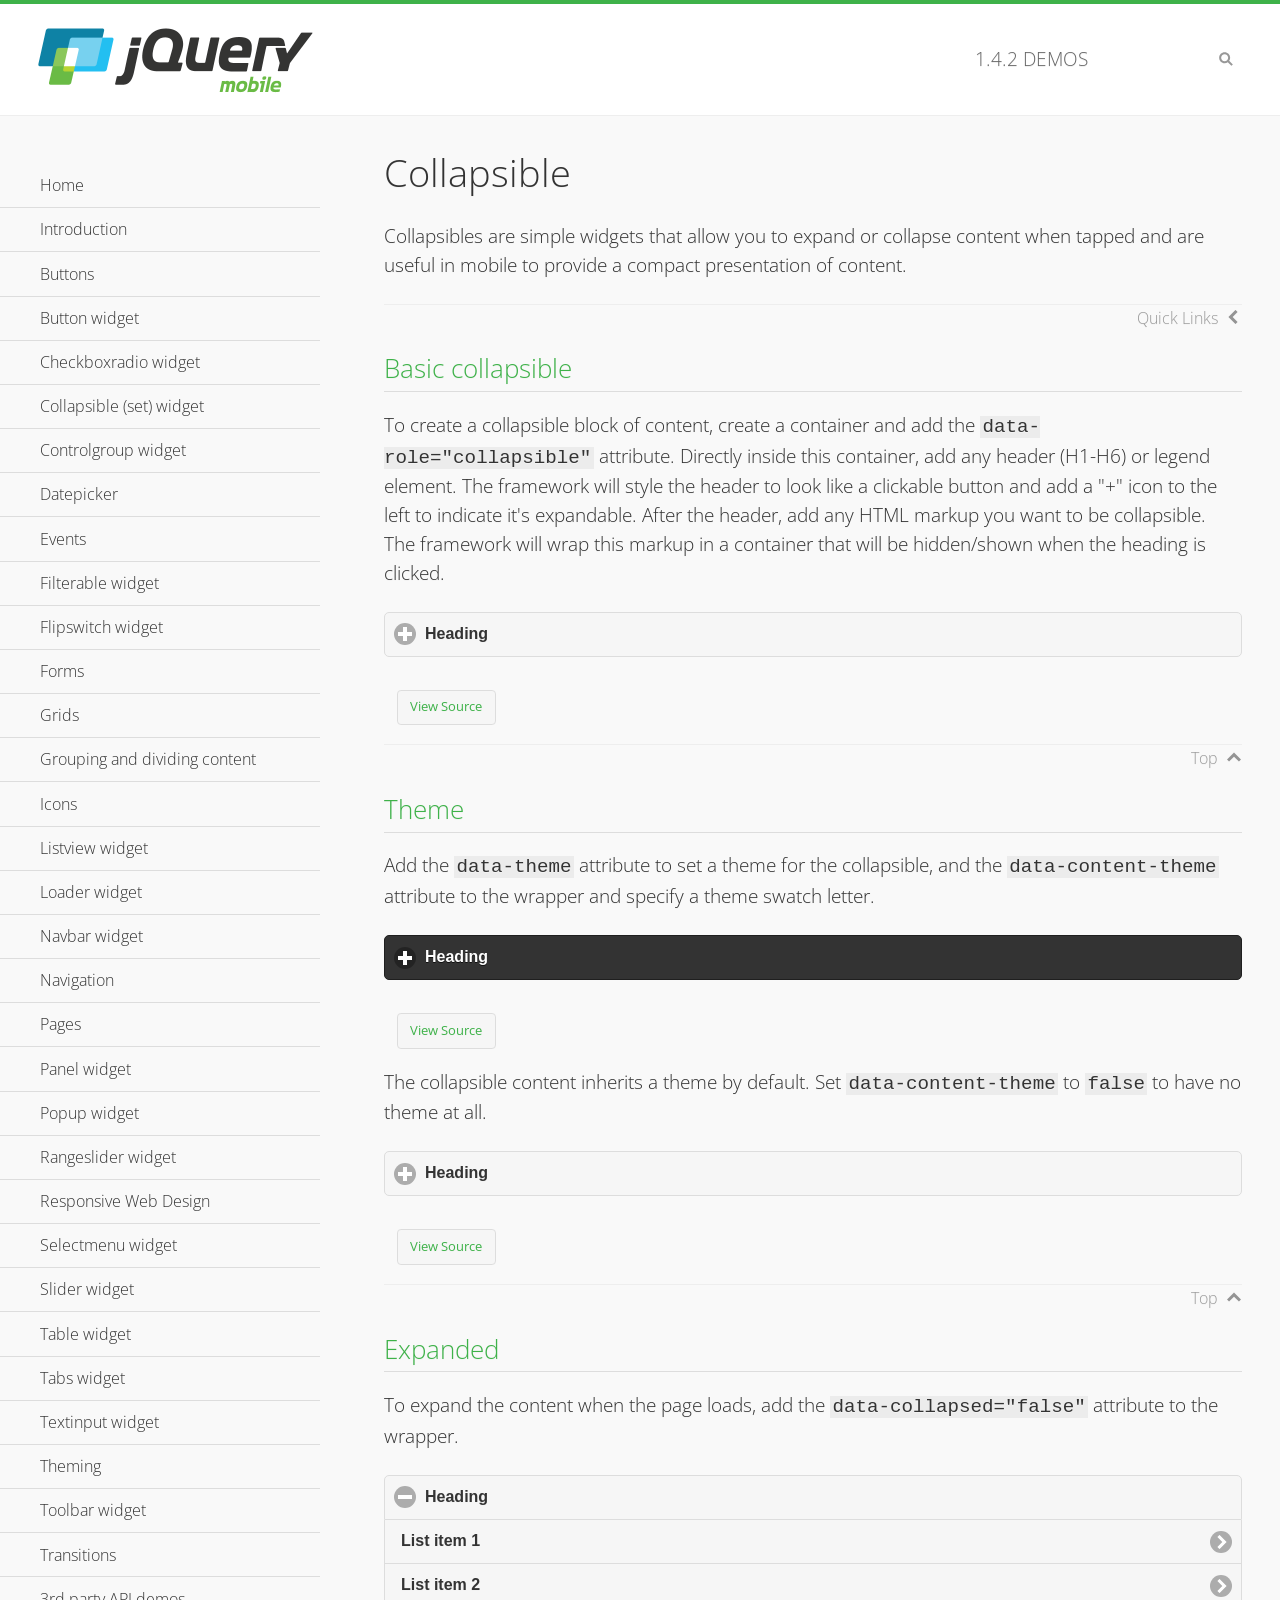
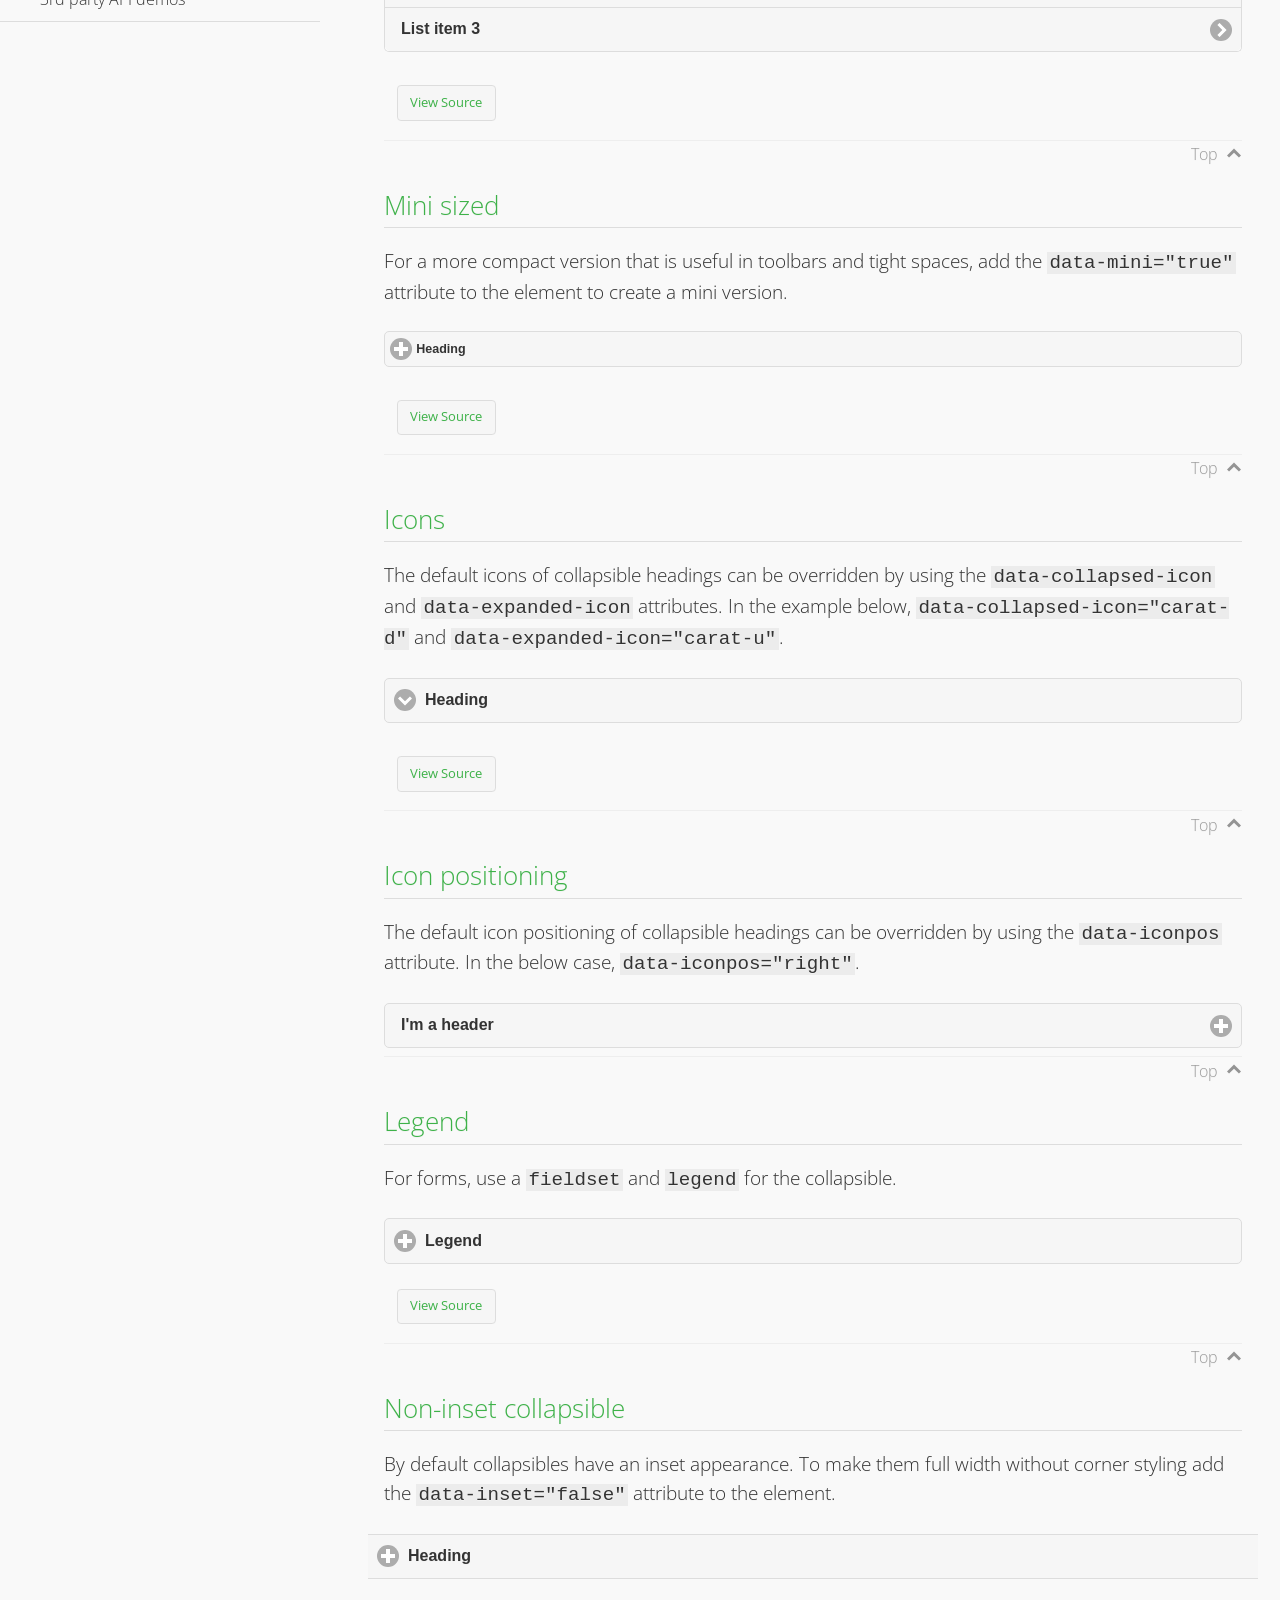
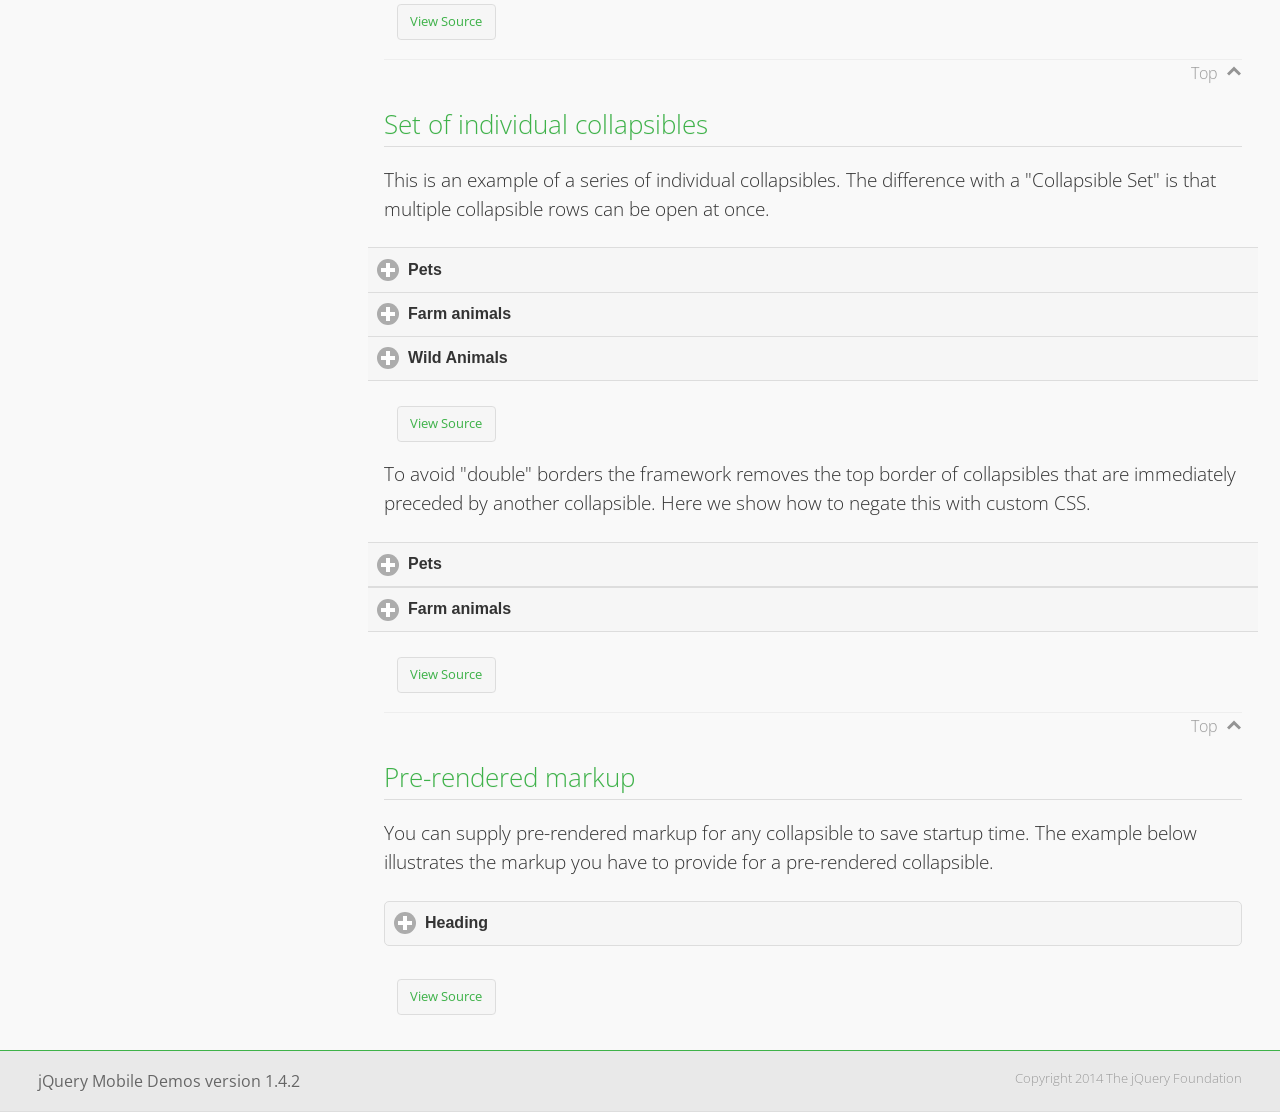
<file: js/lib/jquery.mobile-1.4.2/demos/collapsible/index.html>
<!DOCTYPE html>
<html>
<head>
	<meta charset="utf-8">
	<meta name="viewport" content="width=device-width, initial-scale=1">
	<title>Collapsible - jQuery Mobile Demos</title>
    <link rel="stylesheet" href="../css/themes/default/jquery.mobile-1.4.2.min.css">
    <link rel="stylesheet" href="../_assets/css/jqm-demos.css">
    <link rel="shortcut icon" href="../favicon.ico">
    <link rel="stylesheet" href="http://fonts.googleapis.com/css?family=Open+Sans:300,400,700">
    <script src="../js/jquery.js"></script>
    <script src="../_assets/js/index.js"></script>
    <script src="../js/jquery.mobile-1.4.2.min.js"></script>
    <style id="negateDoubleBorder">
        #demo-borders .ui-collapsible-heading .ui-btn { border-top-width: 1px !important; }
    </style>
</head>
<body>
<div data-role="page" class="jqm-demos" data-quicklinks="true">

    <div data-role="header" class="jqm-header">
		<h2><a href="../" title="jQuery Mobile Demos home"><img src="../_assets/img/jquery-logo.png" alt="jQuery Mobile"></a></h2>
		<p><span class="jqm-version"></span> Demos</p>
        <a href="#" class="jqm-navmenu-link ui-btn ui-btn-icon-notext ui-corner-all ui-icon-bars ui-nodisc-icon ui-alt-icon ui-btn-left">Menu</a>
        <a href="#" class="jqm-search-link ui-btn ui-btn-icon-notext ui-corner-all ui-icon-search ui-nodisc-icon ui-alt-icon ui-btn-right">Search</a>
    </div><!-- /header -->

    <div role="main" class="ui-content jqm-content">

        <h1>Collapsible</h1>

        <p>Collapsibles are simple widgets that allow you to expand or collapse content when tapped and are useful in mobile to provide a compact presentation of content.</p>

        <h2>Basic collapsible</h2>

        <p>To create a collapsible block of content, create a container and add the <code> data-role="collapsible"</code> attribute. Directly inside this container, add any header (H1-H6) or legend element. The framework will style the header to look like a clickable button and add a "+" icon to the left to indicate it's expandable. After the header, add any HTML markup you want to be collapsible. The framework will wrap this markup in a container that will be hidden/shown when the heading is clicked.</p>

        <div data-demo-html="true">
            <div data-role="collapsible">
                <h4>Heading</h4>
                <p>I'm the collapsible content. By default I'm closed, but you can click the header to open me.</p>
            </div>
        </div><!--/demo-html -->

        <h2>Theme</h2>

        <p>Add the <code>data-theme</code> attribute to set a theme for the collapsible, and the <code>data-content-theme</code> attribute to the wrapper and specify a theme swatch letter.</p>

        <div data-demo-html="true">
            <div data-role="collapsible" data-theme="b" data-content-theme="b">
                <h4>Heading</h4>
                <p>I'm the collapsible content with a themed content block set to "b".</p>
            </div>
        </div><!--/demo-html -->

        <p>The collapsible content inherits a theme by default. Set <code>data-content-theme</code> to <code>false</code> to have no theme at all.</p>

        <div data-demo-html="true">
            <div data-role="collapsible" data-content-theme="false">
                <h4>Heading</h4>
                <p>I'm the collapsible content without a theme.</p>
            </div>
        </div><!--/demo-html -->

        <h2>Expanded</h2>

        <p>To expand the content when the page loads, add the <code>data-collapsed="false"</code> attribute to the wrapper.</p>

        <div data-demo-html="true">
            <div data-role="collapsible" data-collapsed="false">
                <h4>Heading</h4>
                <ul data-role="listview">
                    <li><a href="#">List item 1</a></li>
                    <li><a href="#">List item 2</a></li>
                    <li><a href="#">List item 3</a></li>
                </ul>
            </div>
        </div><!--/demo-html -->

        <h2>Mini sized</h2>

        <p>For a more compact version that is useful in toolbars and tight spaces, add the <code>data-mini="true"</code> attribute to the element to create a mini version. </p>

        <div data-demo-html="true">
            <div data-role="collapsible" data-mini="true">
                <h4>Heading</h4>
                <ul data-role="listview">
                    <li><a href="#">List item 1</a></li>
                    <li><a href="#">List item 2</a></li>
                    <li><a href="#">List item 3</a></li>
                </ul>
            </div>
        </div><!--/demo-html -->

            <h2>Icons</h2>

            <p>The default icons of collapsible headings can be overridden by using the <code>data-collapsed-icon</code> and <code>data-expanded-icon</code> attributes. In the example below, <code>data-collapsed-icon="carat-d"</code> and <code>data-expanded-icon="carat-u"</code>.</p>

            <div data-demo-html="true">
                <div data-role="collapsible" data-collapsed-icon="carat-d" data-expanded-icon="carat-u">
                    <h4>Heading</h4>
                    <ul data-role="listview" data-inset="false">
                        <li>Read-only list item 1</li>
                        <li>Read-only list item 2</li>
                        <li>Read-only list item 3</li>
                    </ul>
                </div>
            </div><!--/demo-html -->

            <h2>Icon positioning</h2>

            <p>The default icon positioning of collapsible headings can be overridden by using the <code>data-iconpos</code> attribute. In the below case, <code>data-iconpos="right"</code>.</p>

            <div data-role="collapsible" data-iconpos="right">
                <h3>I'm a header</h3>
                <p><code>data-iconpos="right"</code></p>
            </div>

        <h2>Legend</h2>

        <p>For forms, use a <code>fieldset</code> and <code>legend</code> for the collapsible.</p>
        <div data-demo-html="true">
            <form>
                <fieldset data-role="collapsible">
                    <legend>Legend</legend>

                    <label for="textinput-f">Text Input:</label>
                    <input type="text" name="textinput-f" id="textinput-f" placeholder="Text input" value="">

                    <div data-role="controlgroup">
                        <input type="checkbox" name="checkbox-1-a" id="checkbox-1-a">
                        <label for="checkbox-1-a">One</label>
                        <input type="checkbox" name="checkbox-2-a" id="checkbox-2-a">
                        <label for="checkbox-2-a">Two</label>
                        <input type="checkbox" name="checkbox-3-a" id="checkbox-3-a">
                        <label for="checkbox-3-a">Three</label>
                    </div>
                </fieldset>
            </form>
        </div><!--/demo-html -->

        <h2>Non-inset collapsible</h2>

        <p>By default collapsibles have an inset appearance. To make them full width without corner styling add the <code>data-inset="false"</code> attribute to the element.</p>

        <div data-demo-html="true">
            <div data-role="collapsible" data-inset="false">
                <h4>Heading</h4>
                <p>I'm the collapsible content. By default I'm closed, but you can click the header to open me.</p>
            </div>
        </div><!--/demo-html -->

        <h2>Set of individual collapsibles</h2>

        <p>This is an example of a series of individual collapsibles. The difference with a "Collapsible Set" is that multiple collapsible rows can be open at once.</p>

        <div data-demo-html="true">
            <div data-role="collapsible" data-inset="false">
                <h3>Pets</h3>
                <ul data-role="listview">
                    <li><a href="#">Canary</a></li>
                    <li><a href="#">Cat</a></li>
                    <li><a href="#">Dog</a></li>
                    <li><a href="#">Gerbil</a></li>
                    <li><a href="#">Iguana</a></li>
                    <li><a href="#">Mouse</a></li>
                </ul>
            </div><!-- /collapsible -->
            <div data-role="collapsible" data-inset="false">
                <h3>Farm animals</h3>
                <ul data-role="listview">
                    <li><a href="#">Chicken</a></li>
                    <li><a href="#">Cow</a></li>
                    <li><a href="#">Duck</a></li>
                    <li><a href="#">Horse</a></li>
                    <li><a href="#">Pig</a></li>
                    <li><a href="#">Sheep</a></li>
                </ul>
            </div><!-- /collapsible -->
            <div data-role="collapsible" data-inset="false">
                <h3>Wild Animals</h3>
                <ul data-role="listview">
                    <li><a href="#">Aardvark</a></li>
                    <li><a href="#">Alligator</a></li>
                    <li><a href="#">Ant</a></li>
                    <li><a href="#">Bear</a></li>
                    <li><a href="#">Beaver</a></li>
                    <li><a href="#">Cougar</a></li>
                    <li><a href="#">Dingo</a></li>
                </ul>
            </div><!-- /collapsible -->
        </div><!--/demo-html -->

        <p>To avoid "double" borders the framework removes the top border of collapsibles that are immediately preceded by another collapsible. Here we show how to negate this with custom CSS.</p>

        <div data-demo-html="true" data-demo-css="#negateDoubleBorder">
            <div id="demo-borders">
                <div data-role="collapsible" data-inset="false">
                    <h3>Pets</h3>
                    <ul data-role="listview">
                        <li><a href="#">Canary</a></li>
                        <li><a href="#">Cat</a></li>
                        <li><a href="#">Dog</a></li>
                        <li><a href="#">Gerbil</a></li>
                        <li><a href="#">Iguana</a></li>
                        <li><a href="#">Mouse</a></li>
                    </ul>
                </div><!-- /collapsible -->
                <div data-role="collapsible" data-inset="false">
                    <h3>Farm animals</h3>
                    <ul data-role="listview">
                        <li><a href="#">Chicken</a></li>
                        <li><a href="#">Cow</a></li>
                        <li><a href="#">Duck</a></li>
                        <li><a href="#">Horse</a></li>
                        <li><a href="#">Pig</a></li>
                        <li><a href="#">Sheep</a></li>
                    </ul>
                </div><!-- /collapsible -->
            </div>
        </div><!--/demo-html -->

			<h2>Pre-rendered markup</h2>
			<p>You can supply pre-rendered markup for any collapsible to save startup time. The example below illustrates the markup you have to provide for a pre-rendered collapsible.</p>
				<div data-demo-html="true">
					<div data-role="collapsible" data-enhanced="true" class="ui-collapsible ui-collapsible-inset ui-corner-all ui-collapsible-collapsed">
						<h4 class="ui-collapsible-heading ui-collapsible-heading-collapsed">
							<a href="#" class="ui-collapsible-heading-toggle ui-btn ui-btn-icon-left ui-icon-plus">
							Heading
							<div class="ui-collapsible-heading-status"> click to expand contents</div>
							</a>
						</h4>
						<div class="ui-collapsible-content ui-collapsible-content-collapsed" aria-hidden="true">
						<p>I'm the collapsible content. By default I'm closed, but you can click the header to open me.</p>
						</div>
					</div>
				</div>

	</div><!-- /content -->
	    <div data-role="panel" class="jqm-navmenu-panel" data-position="left" data-display="overlay" data-theme="a">
	    	<ul class="jqm-list ui-alt-icon ui-nodisc-icon">
<li data-filtertext="demos homepage" data-icon="home"><a href=".././">Home</a></li>
<li data-filtertext="introduction overview getting started"><a href="../intro/" data-ajax="false">Introduction</a></li>
<li data-filtertext="buttons button markup buttonmarkup method anchor link button element"><a href="../button-markup/" data-ajax="false">Buttons</a></li>
<li data-filtertext="form button widget input button submit reset"><a href="../button/" data-ajax="false">Button widget</a></li>
<li data-role="collapsible" data-collapsed-icon="carat-d" data-expanded-icon="carat-u" data-iconpos="right" data-inset="false">
	<h3>Checkboxradio widget</h3>
	<ul>
		<li data-filtertext="form checkboxradio widget checkbox input checkboxes controlgroups"><a href="../checkboxradio-checkbox/" data-ajax="false">Checkboxes</a></li>
		<li data-filtertext="form checkboxradio widget radio input radio buttons controlgroups"><a href="../checkboxradio-radio/" data-ajax="false">Radio buttons</a></li>
	</ul>
</li>
<li data-role="collapsible" data-collapsed-icon="carat-d" data-expanded-icon="carat-u" data-iconpos="right" data-inset="false">
	<h3>Collapsible (set) widget</h3>
	<ul>
		<li data-filtertext="collapsibles content formatting"><a href="../collapsible/" data-ajax="false">Collapsible</a></li>
		<li data-filtertext="dynamic collapsible set accordion append expand"><a href="../collapsible-dynamic/" data-ajax="false">Dynamic collapsibles</a></li>
		<li data-filtertext="accordions collapsible set widget content formatting grouped collapsibles"><a href="../collapsibleset/" data-ajax="false">Collapsible set</a></li>
	</ul>
</li>
<li data-role="collapsible" data-collapsed-icon="carat-d" data-expanded-icon="carat-u" data-iconpos="right" data-inset="false">
	<h3>Controlgroup widget</h3>
	<ul>
		<li data-filtertext="controlgroups selectmenu checkboxradio input grouped buttons horizontal vertical"><a href="../controlgroup/" data-ajax="false">Controlgroup</a></li>
		<li data-filtertext="dynamic controlgroup dynamically add buttons"><a href="../controlgroup-dynamic/" data-ajax="false">Dynamic controlgroups</a></li>
	</ul>
</li>
<li data-filtertext="form datepicker widget date input"><a href="../datepicker/" data-ajax="false">Datepicker</a></li>
<li data-role="collapsible" data-collapsed-icon="carat-d" data-expanded-icon="carat-u" data-iconpos="right" data-inset="false">
	<h3>Events</h3>
	<ul>
		<li data-filtertext="swipe to delete list items listviews swipe events"><a href="../swipe-list/" data-ajax="false">Swipe list items</a></li>
		<li data-filtertext="swipe to navigate swipe page navigation swipe events"><a href="../swipe-page/" data-ajax="false">Swipe page navigation</a></li>
	</ul>
</li>
<li data-filtertext="filterable filter elements sorting searching listview table"><a href="../filterable/" data-ajax="false">Filterable widget</a></li>
<li data-filtertext="form flipswitch widget flip toggle switch binary select checkbox input"><a href="../flipswitch/" data-ajax="false">Flipswitch widget</a></li>
<li data-role="collapsible" data-collapsed-icon="carat-d" data-expanded-icon="carat-u" data-iconpos="right" data-inset="false">
	<h3>Forms</h3>
	<ul>
		<li data-filtertext="forms text checkbox radio range button submit reset inputs selects textarea slider flipswitch label form elements"><a href="../forms/" data-ajax="false">Forms</a></li>
		<li data-filtertext="form hide labels hidden accessible ui-hidden-accessible forms"><a href="../forms-label-hidden-accessible/" data-ajax="false">Hide labels</a></li>
		<li data-filtertext="form field containers fieldcontain ui-field-contain forms"><a href="../forms-field-contain/" data-ajax="false">Field containers</a></li>
		<li data-filtertext="forms disabled form elements"><a href="../forms-disabled/" data-ajax="false">Forms disabled</a></li>
		<li data-filtertext="forms gallery examples overview forms text checkbox radio range button submit reset inputs selects textarea slider flipswitch label form elements"><a href="../forms-gallery/" data-ajax="false">Forms gallery</a></li>
	</ul>
</li>
<li data-role="collapsible" data-collapsed-icon="carat-d" data-expanded-icon="carat-u" data-iconpos="right" data-inset="false">
	<h3>Grids</h3>
	<ul>
		<li data-filtertext="grids columns blocks content formatting rwd responsive css framework"><a href="../grids/" data-ajax="false">Grids</a></li>
		<li data-filtertext="buttons in grids css framework"><a href="../grids-buttons/" data-ajax="false">Buttons in grids</a></li>
		<li data-filtertext="custom responsive grids rwd css framework"><a href="../grids-custom-responsive/" data-ajax="false">Custom responsive grids</a></li>
	</ul>
</li>
<li data-filtertext="blocks content formatting sections heading"><a href="../body-bar-classes/" data-ajax="false">Grouping and dividing content</a></li>
<li data-role="collapsible" data-collapsed-icon="carat-d" data-expanded-icon="carat-u" data-iconpos="right" data-inset="false">
	<h3>Icons</h3>
	<ul>
		<li data-filtertext="button icons svg disc alt custom icon position"><a href="../icons/" data-ajax="false">Icons</a></li>
		<li data-filtertext=""><a href="../icons-grunticon/" data-ajax="false">Grunticon loader</a></li>
	</ul>
</li>
<li data-role="collapsible" data-collapsed-icon="carat-d" data-expanded-icon="carat-u" data-iconpos="right" data-inset="false">
	<h3>Listview widget</h3>
	<ul>
		<li data-filtertext="listview widget thumbnails icons nested split button collapsible ul ol"><a href="../listview/" data-ajax="false">Listview</a></li>
		<li data-filtertext="autocomplete filterable reveal listview filtertextbeforefilter placeholder"><a href="../listview-autocomplete/" data-ajax="false">Listview autocomplete</a></li>
		<li data-filtertext="autocomplete filterable reveal listview remote data filtertextbeforefilter placeholder"><a href="../listview-autocomplete-remote/" data-ajax="false">Listview autocomplete remote data</a></li>
		<li data-filtertext="autodividers anchor jump scroll linkbars listview lists ul ol"><a href="../listview-autodividers-linkbar/" data-ajax="false">Listview autodividers linkbar</a></li>
		<li data-filtertext="listview autodividers selector autodividersselector lists ul ol"><a href="../listview-autodividers-selector/" data-ajax="false">Listview autodividers selector</a></li>
		<li data-filtertext="listview nested list items"><a href="../listview-nested-lists/" data-ajax="false">Listview Nested Listviews</a></li>
		<li data-filtertext="listview collapsible list items flat"><a href="../listview-collapsible-item-flat/" data-ajax="false">Listview collapsible list items (flat)</a></li>
		<li data-filtertext="listview collapsible list indented"><a href="../listview-collapsible-item-indented/" data-ajax="false">Listview collapsible list items (indented)</a></li>
		<li data-filtertext="grid listview responsive grids responsive listviews lists ul"><a href="../listview-grid/" data-ajax="false">Listview responsive grid</a></li>
	</ul>
</li>
<li data-filtertext="loader widget page loading navigation overlay spinner"><a href="../loader/" data-ajax="false">Loader widget</a></li>
<li data-filtertext="navbar widget navmenu toolbars header footer"><a href="../navbar/" data-ajax="false">Navbar widget</a></li>
<li data-role="collapsible" data-collapsed-icon="carat-d" data-expanded-icon="carat-u" data-iconpos="right" data-inset="false">
	<h3>Navigation</h3>
	<ul>
		<li data-filtertext="ajax navigation navigate widget history event method"><a href="../navigation/" data-ajax="false">Navigation</a></li>
		<li data-filtertext="linking pages page links navigation ajax prefetch cache"><a href="../navigation-linking-pages/" data-ajax="false">Linking pages</a></li>
		<li data-filtertext="php redirect server redirection server-side navigation"><a href="../navigation-php-redirect/" data-ajax="false">PHP redirect demo</a></li>
		<li data-filtertext="navigation redirection hash query"><a href="../navigation-hash-processing/" data-ajax="false">Hash processing demo</a></li>
	</ul>
</li>
<li data-role="collapsible" data-collapsed-icon="carat-d" data-expanded-icon="carat-u" data-iconpos="right" data-inset="false">
	<h3>Pages</h3>
	<ul>
		<li data-filtertext="pages page widget ajax navigation"><a href="../pages/" data-ajax="false">Pages</a></li>
		<li data-filtertext="single page"><a href="../pages-single-page/" data-ajax="false">Single page</a></li>
		<li data-filtertext="multipage multi-page page"><a href="../pages-multi-page/" data-ajax="false">Multi-page template</a></li>
		<li data-filtertext="dialog page widget modal popup"><a href="../pages-dialog/" data-ajax="false">Dialog page</a></li>
	</ul>
</li>
<li data-role="collapsible" data-collapsed-icon="carat-d" data-expanded-icon="carat-u" data-iconpos="right" data-inset="false">
	<h3>Panel widget</h3>
	<ul>
		<li data-filtertext="panel widget sliding panels reveal push overlay responsive"><a href="../panel/" data-ajax="false">Panel</a></li>
		<li data-filtertext=""><a href="../panel-external/" data-ajax="false">External panels</a></li>
		<li data-filtertext="panel "><a href="../panel-fixed/" data-ajax="false">Fixed panels</a></li>
		<li data-filtertext="panel slide panels sliding panels shadow rwd responsive breakpoint"><a href="../panel-responsive/" data-ajax="false">Panels responsive</a></li>
		<li data-filtertext="panel custom style custom panel width reveal shadow listview panel styling page background wrapper"><a href="../panel-styling/" data-ajax="false">Custom panel style</a></li>
		<li data-filtertext="panel open on swipe"><a href="../panel-swipe-open/" data-ajax="false">Panel open on swipe</a></li>
		<li data-filtertext="panels outside page internal external toolbars"><a href="../panel-external-internal/" data-ajax="false">Panel external and internal</a></li>
	</ul>
</li>
<li data-role="collapsible" data-collapsed-icon="carat-d" data-expanded-icon="carat-u" data-iconpos="right" data-inset="false">
	<h3>Popup widget</h3>
	<ul>
		<li data-filtertext="popup widget popups dialog modal transition tooltip lightbox form overlay screen flip pop fade transition"><a href="../popup/" data-ajax="false">Popup</a></li>
		<li data-filtertext="popup alignment position"><a href="../popup-alignment/" data-ajax="false">Popup alignment</a></li>
		<li data-filtertext="popup arrow size popups popover"><a href="../popup-arrow-size/" data-ajax="false">Popup arrow size</a></li>
		<li data-filtertext="dynamic popups popup images lightbox"><a href="../popup-dynamic/" data-ajax="false">Dynamic popups</a></li>
		<li data-filtertext="popups with iframes scaling"><a href="../popup-iframe/" data-ajax="false">Popups with iframes</a></li>
		<li data-filtertext="popup image scaling"><a href="../popup-image-scaling/" data-ajax="false">Popup image scaling</a></li>
		<li data-filtertext="external popup outside multi-page"><a href="../popup-outside-multipage" data-ajax="false">Popup outside multi-page</a></li>
	</ul>
</li>
<li data-filtertext="form rangeslider widget dual sliders dual handle sliders range input"><a href="../rangeslider/" data-ajax="false">Rangeslider widget</a></li>
<li data-filtertext="responsive web design rwd adaptive progressive enhancement PE accessible mobile breakpoints media query media queries"><a href="../rwd/" data-ajax="false">Responsive Web Design</a></li>
<li data-role="collapsible" data-collapsed-icon="carat-d" data-expanded-icon="carat-u" data-iconpos="right" data-inset="false">
	<h3>Selectmenu widget</h3>
	<ul>
		<li data-filtertext="form selectmenu widget select input custom select menu selects"><a href="../selectmenu/" data-ajax="false">Selectmenu</a></li>
		<li data-filtertext="form custom select menu selectmenu widget custom menu option optgroup multiple selects"><a href="../selectmenu-custom/" data-ajax="false">Custom select menu</a></li>
		<li data-filtertext="filterable select filter popup dialog"><a href="../selectmenu-custom-filter/" data-ajax="false">Custom select menu with filter</a></li>
	</ul>
</li>
<li data-role="collapsible" data-collapsed-icon="carat-d" data-expanded-icon="carat-u" data-iconpos="right" data-inset="false">
	<h3>Slider widget</h3>
	<ul>
		<li data-filtertext="form slider widget range input single sliders"><a href="../slider/" data-ajax="false">Slider</a></li>
		<li data-filtertext="form slider widget flipswitch slider binary select flip toggle switch"><a href="../slider-flipswitch/" data-ajax="false">Slider flip toggle switch</a></li>
		<li data-filtertext="form slider tooltip handle value input range sliders"><a href="../slider-tooltip/" data-ajax="false">Slider tooltip</a></li>
	</ul>
</li>
<li data-role="collapsible" data-collapsed-icon="carat-d" data-expanded-icon="carat-u" data-iconpos="right" data-inset="false">
	<h3>Table widget</h3>
	<ul>
		<li data-filtertext="table widget reflow column toggle th td responsive tables rwd hide show tabular"><a href="../table-column-toggle/" data-ajax="false">Table Column Toggle</a></li>
		<li data-filtertext="table column toggle phone comparison demo"><a href="../table-column-toggle-example/" data-ajax="false">Table Column Toggle demo</a></li>
		<li data-filtertext="responsive tables table column toggle heading groups rwd breakpoint"><a href="../table-column-toggle-heading-groups/" data-ajax="false">Table Column Toggle heading groups</a></li>
		<li data-filtertext="responsive tables table column toggle hide rwd breakpoint customization options"><a href="../table-column-toggle-options/" data-ajax="false">Table Column Toggle options</a></li>
		<li data-filtertext="table reflow th td responsive rwd columns tabular"><a href="../table-reflow/" data-ajax="false">Table Reflow</a></li>
		<li data-filtertext="responsive tables table reflow heading groups rwd breakpoint"><a href="../table-reflow-heading-groups/" data-ajax="false">Table Reflow heading groups</a></li>
		<li data-filtertext="responsive tables table reflow stripes strokes table style"><a href="../table-reflow-stripes-strokes/" data-ajax="false">Table Reflow stripes and strokes</a></li>
		<li data-filtertext="responsive tables table reflow stack custom styles"><a href="../table-reflow-styling/" data-ajax="false">Table Reflow custom styles</a></li>
	</ul>
</li>
<li data-filtertext="ui tabs widget"><a href="../tabs/" data-ajax="false">Tabs widget</a></li>
<li data-filtertext="form textinput widget text input textarea number date time tel email file color password"><a href="../textinput/" data-ajax="false">Textinput widget</a></li>
<li data-role="collapsible" data-collapsed-icon="carat-d" data-expanded-icon="carat-u" data-iconpos="right" data-inset="false">
	<h3>Theming</h3>
	<ul>
		<li data-filtertext="default theme swatches theming style css"><a href="../theme-default/" data-ajax="false">Default theme</a></li>
		<li data-filtertext="classic theme old theme swatches theming style css"><a href="../theme-classic/" data-ajax="false">Classic theme</a></li>
	</ul>
</li>
<li data-role="collapsible" data-collapsed-icon="carat-d" data-expanded-icon="carat-u" data-iconpos="right" data-inset="false">
	<h3>Toolbar widget</h3>
	<ul>
		<li data-filtertext="toolbar widget header footer toolbars fixed fullscreen external sections"><a href="../toolbar/" data-ajax="false">Toolbar</a></li>
		<li data-filtertext="dynamic toolbars dynamically add toolbar header footer"><a href="../toolbar-dynamic/" data-ajax="false">Dynamic toolbars</a></li>
		<li data-filtertext="external toolbars header footer"><a href="../toolbar-external/" data-ajax="false">External toolbars</a></li>
		<li data-filtertext="fixed toolbars header footer"><a href="../toolbar-fixed/" data-ajax="false">Fixed toolbars</a></li>
		<li data-filtertext="fixed fullscreen toolbars header footer"><a href="../toolbar-fixed-fullscreen/" data-ajax="false">Fullscreen toolbars</a></li>
		<li data-filtertext="external fixed toolbars header footer"><a href="../toolbar-fixed-external/" data-ajax="false">Fixed external toolbars</a></li>
		<li data-filtertext="external persistent toolbars header footer navbar navmenu"><a href="../toolbar-fixed-persistent/" data-ajax="false">Persistent toolbars</a></li>
		<li data-filtertext="external ajax optimized toolbars persistent toolbars header footer navbar"><a href="../toolbar-fixed-persistent-optimized/" data-ajax="false">Ajax optimized toolbars</a></li>
		<li data-filtertext="form in toolbars header footer"><a href="../toolbar-fixed-forms/" data-ajax="false">Form in toolbar</a></li>
	</ul>
</li>
<li data-filtertext="page transitions animated pages popup navigation flip slide fade pop"><a href="../transitions/" data-ajax="false">Transitions</a></li>
<li data-role="collapsible" data-collapsed-icon="carat-d" data-expanded-icon="carat-u" data-iconpos="right" data-inset="false">
	<h3>3rd party API demos</h3>
	<ul>
		<li data-filtertext="backbone requirejs navigation router"><a href="../backbone-requirejs/" data-ajax="false">Backbone RequireJS</a></li>
		<li data-filtertext="google maps geolocation demo"><a href="../map-geolocation/" data-ajax="false">Google Maps geolocation</a></li>
		<li data-filtertext="google maps hybrid"><a href="../map-list-toggle/" data-ajax="false">Google Maps list toggle</a></li>
	</ul>
</li>



		     </ul>
		</div><!-- /panel -->


	<div data-role="footer" data-position="fixed" data-tap-toggle="false" class="jqm-footer">
		<p>jQuery Mobile Demos version <span class="jqm-version"></span></p>
		<p>Copyright 2014 The jQuery Foundation</p>
	</div><!-- /footer -->
	<!-- TODO: This should become an external panel so we can add input to markup (unique ID) -->
    <div data-role="panel" class="jqm-search-panel" data-position="right" data-display="overlay" data-theme="a">
		<div class="jqm-search">
			<ul class="jqm-list" data-filter-placeholder="Search demos..." data-filter-reveal="true">
<li data-filtertext="demos homepage" data-icon="home"><a href=".././">Home</a></li>
<li data-filtertext="introduction overview getting started"><a href="../intro/" data-ajax="false">Introduction</a></li>
<li data-filtertext="buttons button markup buttonmarkup method anchor link button element"><a href="../button-markup/" data-ajax="false">Buttons</a></li>
<li data-filtertext="form button widget input button submit reset"><a href="../button/" data-ajax="false">Button widget</a></li>
<li data-role="collapsible" data-collapsed-icon="carat-d" data-expanded-icon="carat-u" data-iconpos="right" data-inset="false">
	<h3>Checkboxradio widget</h3>
	<ul>
		<li data-filtertext="form checkboxradio widget checkbox input checkboxes controlgroups"><a href="../checkboxradio-checkbox/" data-ajax="false">Checkboxes</a></li>
		<li data-filtertext="form checkboxradio widget radio input radio buttons controlgroups"><a href="../checkboxradio-radio/" data-ajax="false">Radio buttons</a></li>
	</ul>
</li>
<li data-role="collapsible" data-collapsed-icon="carat-d" data-expanded-icon="carat-u" data-iconpos="right" data-inset="false">
	<h3>Collapsible (set) widget</h3>
	<ul>
		<li data-filtertext="collapsibles content formatting"><a href="../collapsible/" data-ajax="false">Collapsible</a></li>
		<li data-filtertext="dynamic collapsible set accordion append expand"><a href="../collapsible-dynamic/" data-ajax="false">Dynamic collapsibles</a></li>
		<li data-filtertext="accordions collapsible set widget content formatting grouped collapsibles"><a href="../collapsibleset/" data-ajax="false">Collapsible set</a></li>
	</ul>
</li>
<li data-role="collapsible" data-collapsed-icon="carat-d" data-expanded-icon="carat-u" data-iconpos="right" data-inset="false">
	<h3>Controlgroup widget</h3>
	<ul>
		<li data-filtertext="controlgroups selectmenu checkboxradio input grouped buttons horizontal vertical"><a href="../controlgroup/" data-ajax="false">Controlgroup</a></li>
		<li data-filtertext="dynamic controlgroup dynamically add buttons"><a href="../controlgroup-dynamic/" data-ajax="false">Dynamic controlgroups</a></li>
	</ul>
</li>
<li data-filtertext="form datepicker widget date input"><a href="../datepicker/" data-ajax="false">Datepicker</a></li>
<li data-role="collapsible" data-collapsed-icon="carat-d" data-expanded-icon="carat-u" data-iconpos="right" data-inset="false">
	<h3>Events</h3>
	<ul>
		<li data-filtertext="swipe to delete list items listviews swipe events"><a href="../swipe-list/" data-ajax="false">Swipe list items</a></li>
		<li data-filtertext="swipe to navigate swipe page navigation swipe events"><a href="../swipe-page/" data-ajax="false">Swipe page navigation</a></li>
	</ul>
</li>
<li data-filtertext="filterable filter elements sorting searching listview table"><a href="../filterable/" data-ajax="false">Filterable widget</a></li>
<li data-filtertext="form flipswitch widget flip toggle switch binary select checkbox input"><a href="../flipswitch/" data-ajax="false">Flipswitch widget</a></li>
<li data-role="collapsible" data-collapsed-icon="carat-d" data-expanded-icon="carat-u" data-iconpos="right" data-inset="false">
	<h3>Forms</h3>
	<ul>
		<li data-filtertext="forms text checkbox radio range button submit reset inputs selects textarea slider flipswitch label form elements"><a href="../forms/" data-ajax="false">Forms</a></li>
		<li data-filtertext="form hide labels hidden accessible ui-hidden-accessible forms"><a href="../forms-label-hidden-accessible/" data-ajax="false">Hide labels</a></li>
		<li data-filtertext="form field containers fieldcontain ui-field-contain forms"><a href="../forms-field-contain/" data-ajax="false">Field containers</a></li>
		<li data-filtertext="forms disabled form elements"><a href="../forms-disabled/" data-ajax="false">Forms disabled</a></li>
		<li data-filtertext="forms gallery examples overview forms text checkbox radio range button submit reset inputs selects textarea slider flipswitch label form elements"><a href="../forms-gallery/" data-ajax="false">Forms gallery</a></li>
	</ul>
</li>
<li data-role="collapsible" data-collapsed-icon="carat-d" data-expanded-icon="carat-u" data-iconpos="right" data-inset="false">
	<h3>Grids</h3>
	<ul>
		<li data-filtertext="grids columns blocks content formatting rwd responsive css framework"><a href="../grids/" data-ajax="false">Grids</a></li>
		<li data-filtertext="buttons in grids css framework"><a href="../grids-buttons/" data-ajax="false">Buttons in grids</a></li>
		<li data-filtertext="custom responsive grids rwd css framework"><a href="../grids-custom-responsive/" data-ajax="false">Custom responsive grids</a></li>
	</ul>
</li>
<li data-filtertext="blocks content formatting sections heading"><a href="../body-bar-classes/" data-ajax="false">Grouping and dividing content</a></li>
<li data-role="collapsible" data-collapsed-icon="carat-d" data-expanded-icon="carat-u" data-iconpos="right" data-inset="false">
	<h3>Icons</h3>
	<ul>
		<li data-filtertext="button icons svg disc alt custom icon position"><a href="../icons/" data-ajax="false">Icons</a></li>
		<li data-filtertext=""><a href="../icons-grunticon/" data-ajax="false">Grunticon loader</a></li>
	</ul>
</li>
<li data-role="collapsible" data-collapsed-icon="carat-d" data-expanded-icon="carat-u" data-iconpos="right" data-inset="false">
	<h3>Listview widget</h3>
	<ul>
		<li data-filtertext="listview widget thumbnails icons nested split button collapsible ul ol"><a href="../listview/" data-ajax="false">Listview</a></li>
		<li data-filtertext="autocomplete filterable reveal listview filtertextbeforefilter placeholder"><a href="../listview-autocomplete/" data-ajax="false">Listview autocomplete</a></li>
		<li data-filtertext="autocomplete filterable reveal listview remote data filtertextbeforefilter placeholder"><a href="../listview-autocomplete-remote/" data-ajax="false">Listview autocomplete remote data</a></li>
		<li data-filtertext="autodividers anchor jump scroll linkbars listview lists ul ol"><a href="../listview-autodividers-linkbar/" data-ajax="false">Listview autodividers linkbar</a></li>
		<li data-filtertext="listview autodividers selector autodividersselector lists ul ol"><a href="../listview-autodividers-selector/" data-ajax="false">Listview autodividers selector</a></li>
		<li data-filtertext="listview nested list items"><a href="../listview-nested-lists/" data-ajax="false">Listview Nested Listviews</a></li>
		<li data-filtertext="listview collapsible list items flat"><a href="../listview-collapsible-item-flat/" data-ajax="false">Listview collapsible list items (flat)</a></li>
		<li data-filtertext="listview collapsible list indented"><a href="../listview-collapsible-item-indented/" data-ajax="false">Listview collapsible list items (indented)</a></li>
		<li data-filtertext="grid listview responsive grids responsive listviews lists ul"><a href="../listview-grid/" data-ajax="false">Listview responsive grid</a></li>
	</ul>
</li>
<li data-filtertext="loader widget page loading navigation overlay spinner"><a href="../loader/" data-ajax="false">Loader widget</a></li>
<li data-filtertext="navbar widget navmenu toolbars header footer"><a href="../navbar/" data-ajax="false">Navbar widget</a></li>
<li data-role="collapsible" data-collapsed-icon="carat-d" data-expanded-icon="carat-u" data-iconpos="right" data-inset="false">
	<h3>Navigation</h3>
	<ul>
		<li data-filtertext="ajax navigation navigate widget history event method"><a href="../navigation/" data-ajax="false">Navigation</a></li>
		<li data-filtertext="linking pages page links navigation ajax prefetch cache"><a href="../navigation-linking-pages/" data-ajax="false">Linking pages</a></li>
		<li data-filtertext="php redirect server redirection server-side navigation"><a href="../navigation-php-redirect/" data-ajax="false">PHP redirect demo</a></li>
		<li data-filtertext="navigation redirection hash query"><a href="../navigation-hash-processing/" data-ajax="false">Hash processing demo</a></li>
	</ul>
</li>
<li data-role="collapsible" data-collapsed-icon="carat-d" data-expanded-icon="carat-u" data-iconpos="right" data-inset="false">
	<h3>Pages</h3>
	<ul>
		<li data-filtertext="pages page widget ajax navigation"><a href="../pages/" data-ajax="false">Pages</a></li>
		<li data-filtertext="single page"><a href="../pages-single-page/" data-ajax="false">Single page</a></li>
		<li data-filtertext="multipage multi-page page"><a href="../pages-multi-page/" data-ajax="false">Multi-page template</a></li>
		<li data-filtertext="dialog page widget modal popup"><a href="../pages-dialog/" data-ajax="false">Dialog page</a></li>
	</ul>
</li>
<li data-role="collapsible" data-collapsed-icon="carat-d" data-expanded-icon="carat-u" data-iconpos="right" data-inset="false">
	<h3>Panel widget</h3>
	<ul>
		<li data-filtertext="panel widget sliding panels reveal push overlay responsive"><a href="../panel/" data-ajax="false">Panel</a></li>
		<li data-filtertext=""><a href="../panel-external/" data-ajax="false">External panels</a></li>
		<li data-filtertext="panel "><a href="../panel-fixed/" data-ajax="false">Fixed panels</a></li>
		<li data-filtertext="panel slide panels sliding panels shadow rwd responsive breakpoint"><a href="../panel-responsive/" data-ajax="false">Panels responsive</a></li>
		<li data-filtertext="panel custom style custom panel width reveal shadow listview panel styling page background wrapper"><a href="../panel-styling/" data-ajax="false">Custom panel style</a></li>
		<li data-filtertext="panel open on swipe"><a href="../panel-swipe-open/" data-ajax="false">Panel open on swipe</a></li>
		<li data-filtertext="panels outside page internal external toolbars"><a href="../panel-external-internal/" data-ajax="false">Panel external and internal</a></li>
	</ul>
</li>
<li data-role="collapsible" data-collapsed-icon="carat-d" data-expanded-icon="carat-u" data-iconpos="right" data-inset="false">
	<h3>Popup widget</h3>
	<ul>
		<li data-filtertext="popup widget popups dialog modal transition tooltip lightbox form overlay screen flip pop fade transition"><a href="../popup/" data-ajax="false">Popup</a></li>
		<li data-filtertext="popup alignment position"><a href="../popup-alignment/" data-ajax="false">Popup alignment</a></li>
		<li data-filtertext="popup arrow size popups popover"><a href="../popup-arrow-size/" data-ajax="false">Popup arrow size</a></li>
		<li data-filtertext="dynamic popups popup images lightbox"><a href="../popup-dynamic/" data-ajax="false">Dynamic popups</a></li>
		<li data-filtertext="popups with iframes scaling"><a href="../popup-iframe/" data-ajax="false">Popups with iframes</a></li>
		<li data-filtertext="popup image scaling"><a href="../popup-image-scaling/" data-ajax="false">Popup image scaling</a></li>
		<li data-filtertext="external popup outside multi-page"><a href="../popup-outside-multipage" data-ajax="false">Popup outside multi-page</a></li>
	</ul>
</li>
<li data-filtertext="form rangeslider widget dual sliders dual handle sliders range input"><a href="../rangeslider/" data-ajax="false">Rangeslider widget</a></li>
<li data-filtertext="responsive web design rwd adaptive progressive enhancement PE accessible mobile breakpoints media query media queries"><a href="../rwd/" data-ajax="false">Responsive Web Design</a></li>
<li data-role="collapsible" data-collapsed-icon="carat-d" data-expanded-icon="carat-u" data-iconpos="right" data-inset="false">
	<h3>Selectmenu widget</h3>
	<ul>
		<li data-filtertext="form selectmenu widget select input custom select menu selects"><a href="../selectmenu/" data-ajax="false">Selectmenu</a></li>
		<li data-filtertext="form custom select menu selectmenu widget custom menu option optgroup multiple selects"><a href="../selectmenu-custom/" data-ajax="false">Custom select menu</a></li>
		<li data-filtertext="filterable select filter popup dialog"><a href="../selectmenu-custom-filter/" data-ajax="false">Custom select menu with filter</a></li>
	</ul>
</li>
<li data-role="collapsible" data-collapsed-icon="carat-d" data-expanded-icon="carat-u" data-iconpos="right" data-inset="false">
	<h3>Slider widget</h3>
	<ul>
		<li data-filtertext="form slider widget range input single sliders"><a href="../slider/" data-ajax="false">Slider</a></li>
		<li data-filtertext="form slider widget flipswitch slider binary select flip toggle switch"><a href="../slider-flipswitch/" data-ajax="false">Slider flip toggle switch</a></li>
		<li data-filtertext="form slider tooltip handle value input range sliders"><a href="../slider-tooltip/" data-ajax="false">Slider tooltip</a></li>
	</ul>
</li>
<li data-role="collapsible" data-collapsed-icon="carat-d" data-expanded-icon="carat-u" data-iconpos="right" data-inset="false">
	<h3>Table widget</h3>
	<ul>
		<li data-filtertext="table widget reflow column toggle th td responsive tables rwd hide show tabular"><a href="../table-column-toggle/" data-ajax="false">Table Column Toggle</a></li>
		<li data-filtertext="table column toggle phone comparison demo"><a href="../table-column-toggle-example/" data-ajax="false">Table Column Toggle demo</a></li>
		<li data-filtertext="responsive tables table column toggle heading groups rwd breakpoint"><a href="../table-column-toggle-heading-groups/" data-ajax="false">Table Column Toggle heading groups</a></li>
		<li data-filtertext="responsive tables table column toggle hide rwd breakpoint customization options"><a href="../table-column-toggle-options/" data-ajax="false">Table Column Toggle options</a></li>
		<li data-filtertext="table reflow th td responsive rwd columns tabular"><a href="../table-reflow/" data-ajax="false">Table Reflow</a></li>
		<li data-filtertext="responsive tables table reflow heading groups rwd breakpoint"><a href="../table-reflow-heading-groups/" data-ajax="false">Table Reflow heading groups</a></li>
		<li data-filtertext="responsive tables table reflow stripes strokes table style"><a href="../table-reflow-stripes-strokes/" data-ajax="false">Table Reflow stripes and strokes</a></li>
		<li data-filtertext="responsive tables table reflow stack custom styles"><a href="../table-reflow-styling/" data-ajax="false">Table Reflow custom styles</a></li>
	</ul>
</li>
<li data-filtertext="ui tabs widget"><a href="../tabs/" data-ajax="false">Tabs widget</a></li>
<li data-filtertext="form textinput widget text input textarea number date time tel email file color password"><a href="../textinput/" data-ajax="false">Textinput widget</a></li>
<li data-role="collapsible" data-collapsed-icon="carat-d" data-expanded-icon="carat-u" data-iconpos="right" data-inset="false">
	<h3>Theming</h3>
	<ul>
		<li data-filtertext="default theme swatches theming style css"><a href="../theme-default/" data-ajax="false">Default theme</a></li>
		<li data-filtertext="classic theme old theme swatches theming style css"><a href="../theme-classic/" data-ajax="false">Classic theme</a></li>
	</ul>
</li>
<li data-role="collapsible" data-collapsed-icon="carat-d" data-expanded-icon="carat-u" data-iconpos="right" data-inset="false">
	<h3>Toolbar widget</h3>
	<ul>
		<li data-filtertext="toolbar widget header footer toolbars fixed fullscreen external sections"><a href="../toolbar/" data-ajax="false">Toolbar</a></li>
		<li data-filtertext="dynamic toolbars dynamically add toolbar header footer"><a href="../toolbar-dynamic/" data-ajax="false">Dynamic toolbars</a></li>
		<li data-filtertext="external toolbars header footer"><a href="../toolbar-external/" data-ajax="false">External toolbars</a></li>
		<li data-filtertext="fixed toolbars header footer"><a href="../toolbar-fixed/" data-ajax="false">Fixed toolbars</a></li>
		<li data-filtertext="fixed fullscreen toolbars header footer"><a href="../toolbar-fixed-fullscreen/" data-ajax="false">Fullscreen toolbars</a></li>
		<li data-filtertext="external fixed toolbars header footer"><a href="../toolbar-fixed-external/" data-ajax="false">Fixed external toolbars</a></li>
		<li data-filtertext="external persistent toolbars header footer navbar navmenu"><a href="../toolbar-fixed-persistent/" data-ajax="false">Persistent toolbars</a></li>
		<li data-filtertext="external ajax optimized toolbars persistent toolbars header footer navbar"><a href="../toolbar-fixed-persistent-optimized/" data-ajax="false">Ajax optimized toolbars</a></li>
		<li data-filtertext="form in toolbars header footer"><a href="../toolbar-fixed-forms/" data-ajax="false">Form in toolbar</a></li>
	</ul>
</li>
<li data-filtertext="page transitions animated pages popup navigation flip slide fade pop"><a href="../transitions/" data-ajax="false">Transitions</a></li>
<li data-role="collapsible" data-collapsed-icon="carat-d" data-expanded-icon="carat-u" data-iconpos="right" data-inset="false">
	<h3>3rd party API demos</h3>
	<ul>
		<li data-filtertext="backbone requirejs navigation router"><a href="../backbone-requirejs/" data-ajax="false">Backbone RequireJS</a></li>
		<li data-filtertext="google maps geolocation demo"><a href="../map-geolocation/" data-ajax="false">Google Maps geolocation</a></li>
		<li data-filtertext="google maps hybrid"><a href="../map-list-toggle/" data-ajax="false">Google Maps list toggle</a></li>
	</ul>
</li>



			</ul>
		</div>
	</div><!-- /panel -->


</div><!-- /page -->

</body>
</html>
</file>
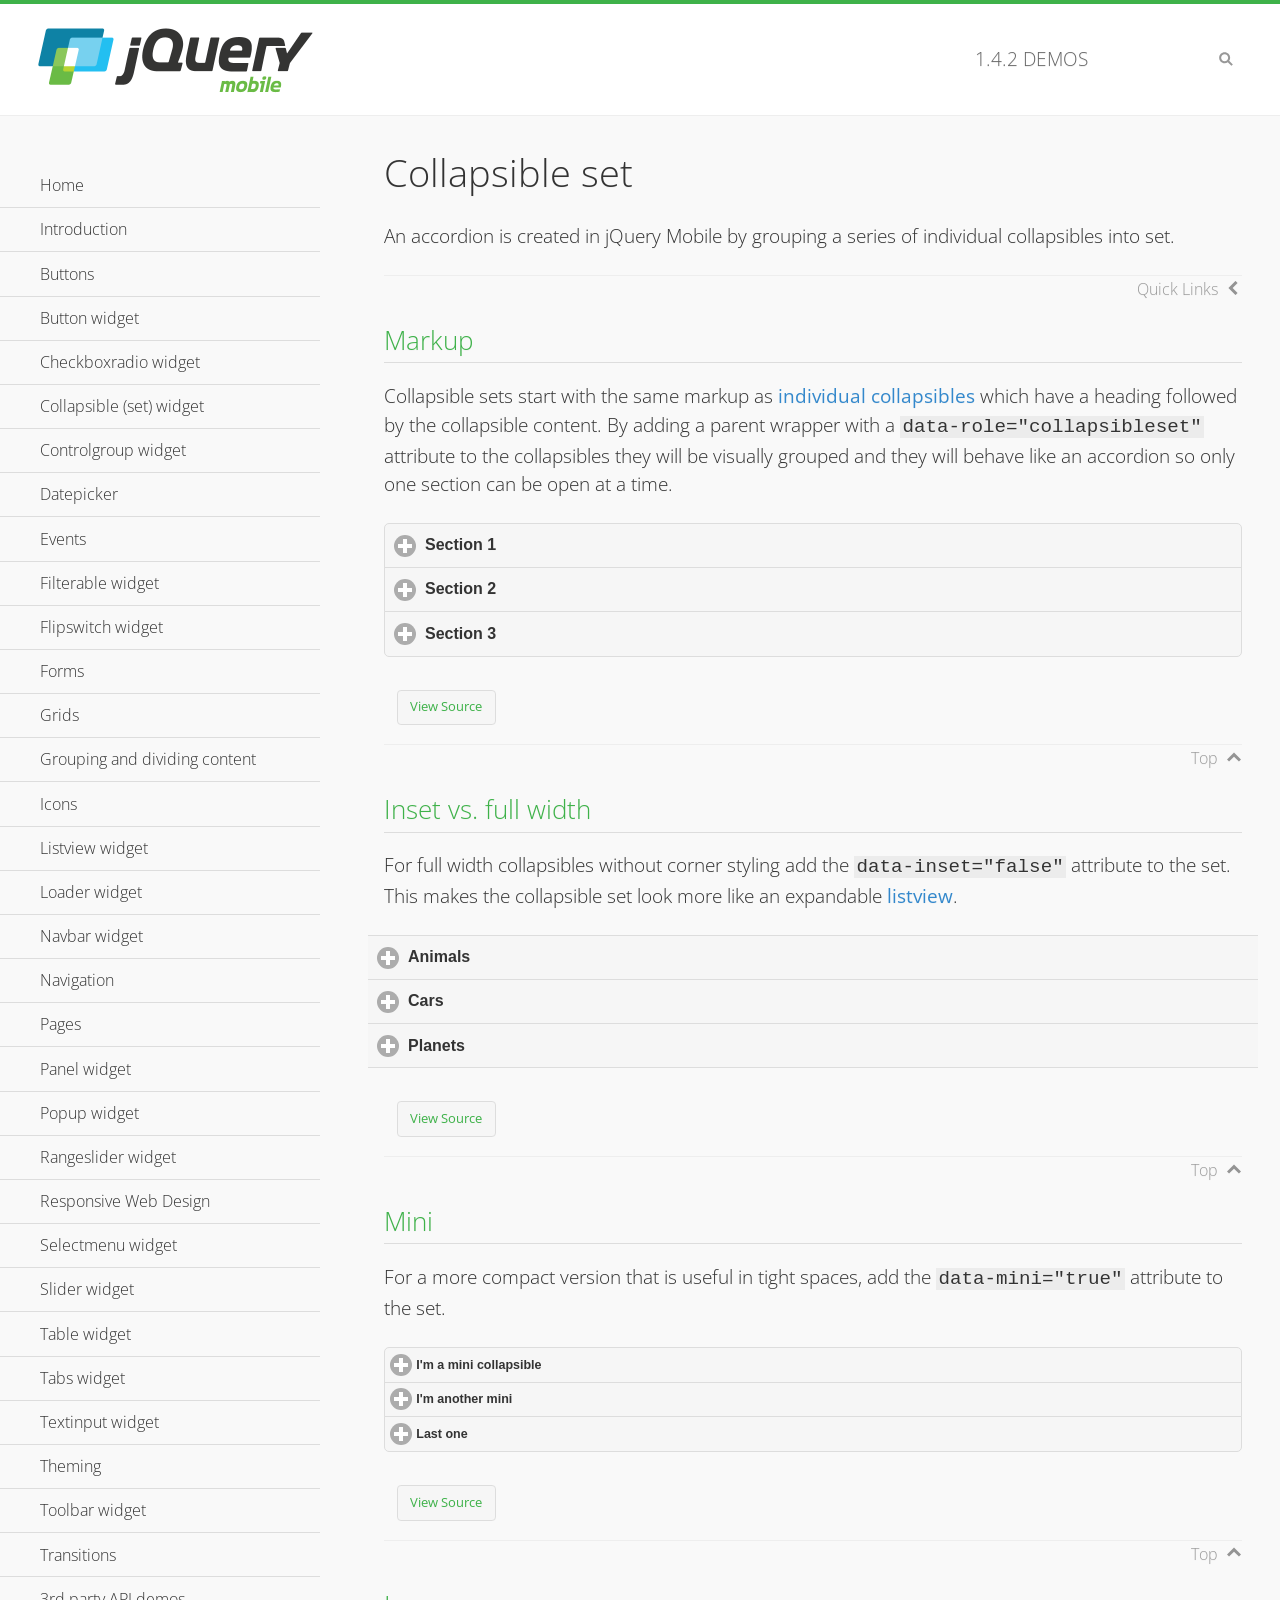
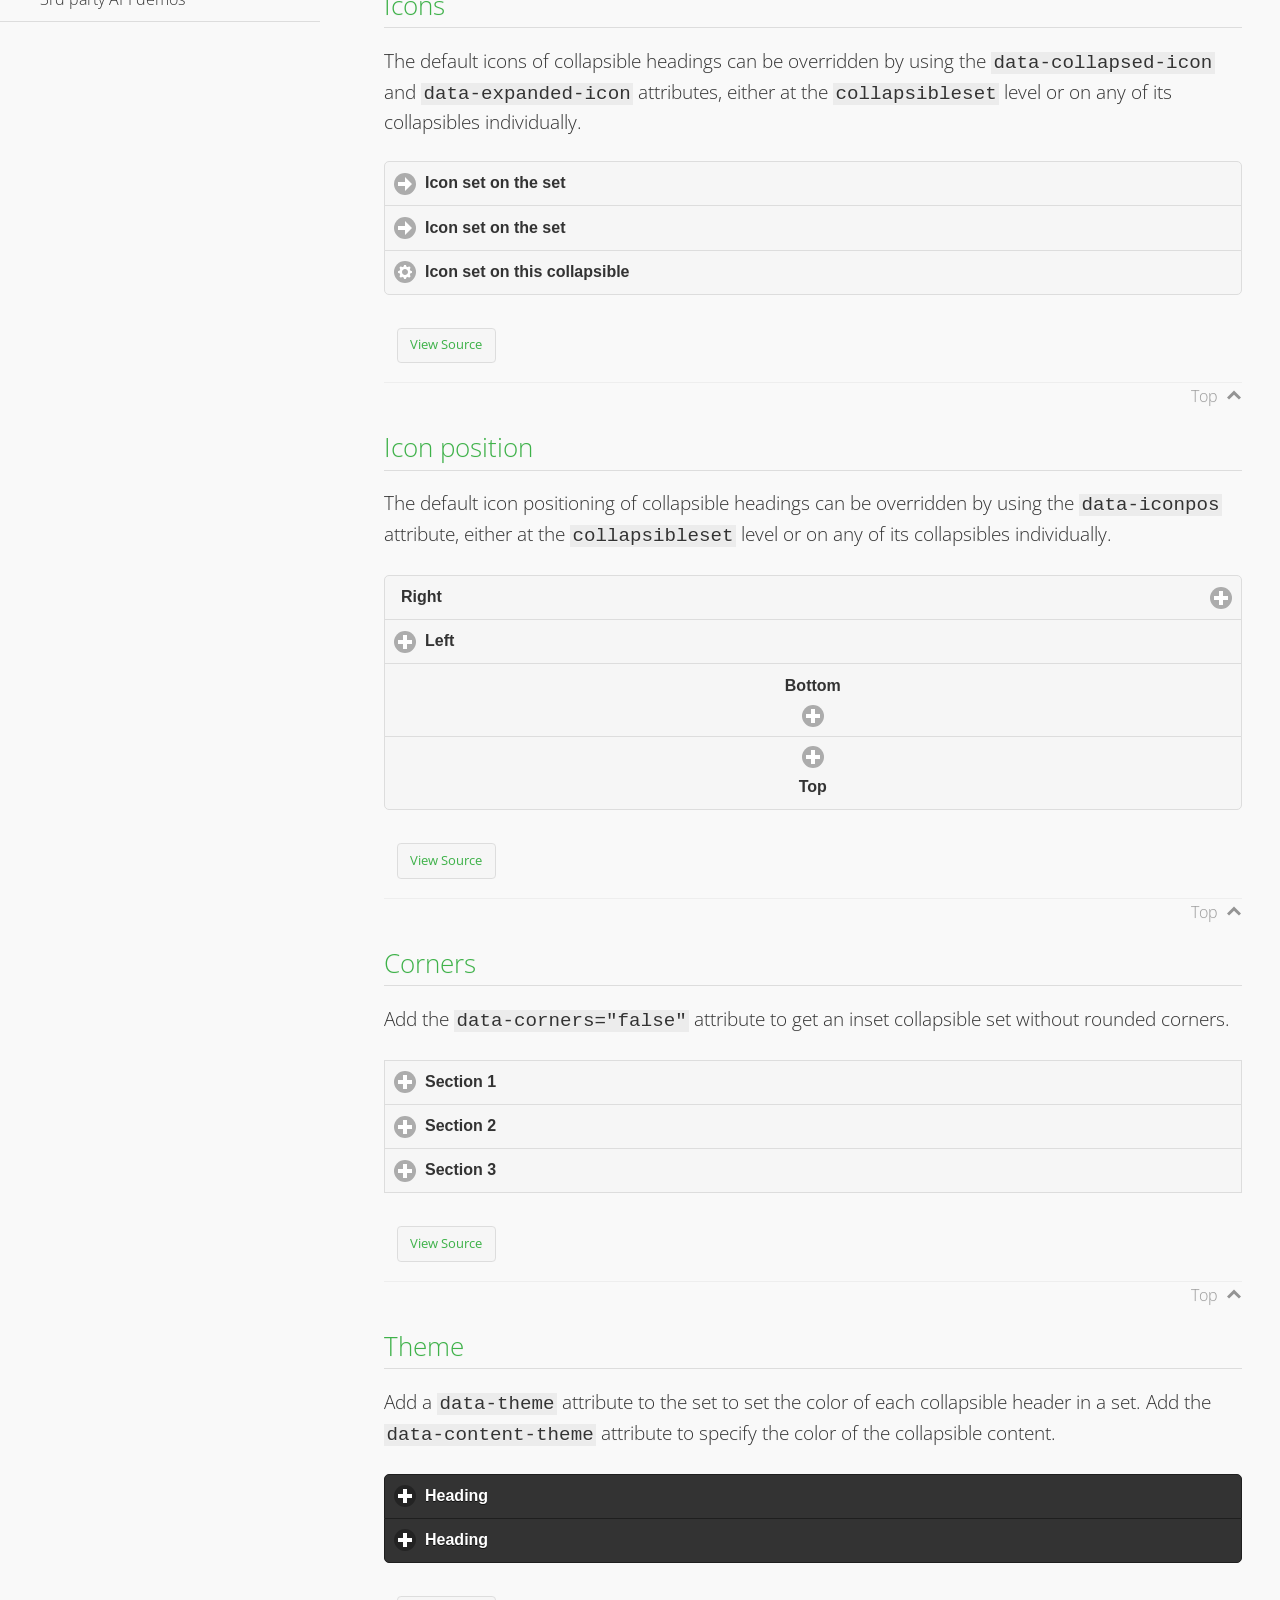
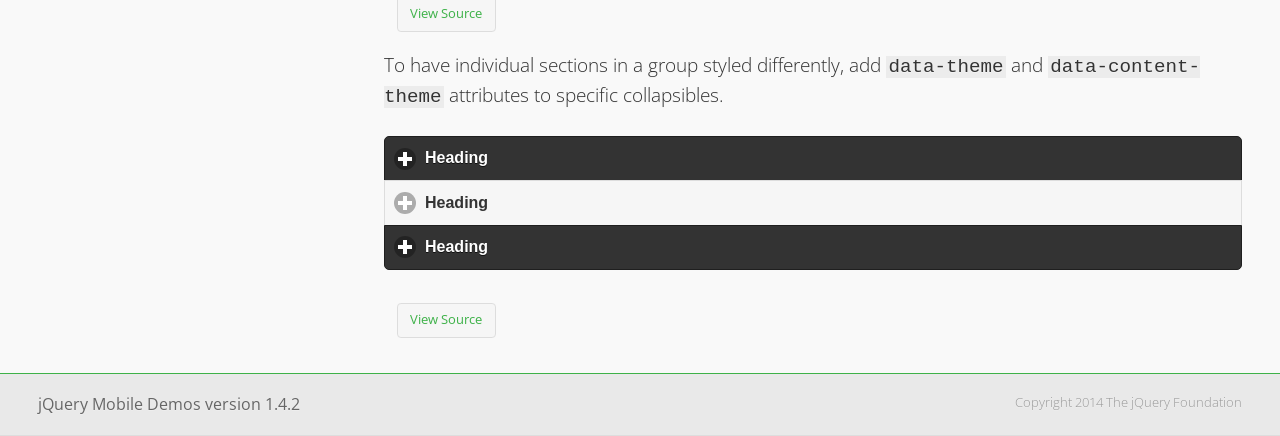
<file: js/lib/jquery.mobile-1.4.2/demos/collapsibleset/index.html>
<!DOCTYPE html>
<html>
<head>
	<meta charset="utf-8">
	<meta name="viewport" content="width=device-width, initial-scale=1">
	<title>Collapsible set - jQuery Mobile Demos</title>
	<link rel="shortcut icon" href="../favicon.ico">
    <link rel="stylesheet" href="http://fonts.googleapis.com/css?family=Open+Sans:300,400,700">
	<link rel="stylesheet" href="../css/themes/default/jquery.mobile-1.4.2.min.css">
	<link rel="stylesheet" href="../_assets/css/jqm-demos.css">
	<script src="../js/jquery.js"></script>
	<script src="../_assets/js/index.js"></script>
	<script src="../js/jquery.mobile-1.4.2.min.js"></script>
</head>
<body>
<div data-role="page" class="jqm-demos" data-quicklinks="true">

	<div data-role="header" class="jqm-header">
		<h2><a href="../" title="jQuery Mobile Demos home"><img src="../_assets/img/jquery-logo.png" alt="jQuery Mobile"></a></h2>
		<p><span class="jqm-version"></span> Demos</p>
		<a href="#" class="jqm-navmenu-link ui-btn ui-btn-icon-notext ui-corner-all ui-icon-bars ui-nodisc-icon ui-alt-icon ui-btn-left">Menu</a>
		<a href="#" class="jqm-search-link ui-btn ui-btn-icon-notext ui-corner-all ui-icon-search ui-nodisc-icon ui-alt-icon ui-btn-right">Search</a>
	</div><!-- /header -->

	<div role="main" class="ui-content jqm-content">

		<h1>Collapsible set</h1>

		<p>An accordion is created in jQuery Mobile by grouping a series of individual collapsibles into set.</p>

		<h2>Markup</h2>

		<p>Collapsible sets start with the same markup as <a href="../collapsible/" data-ajax="false">individual collapsibles</a> which have a heading followed by the collapsible content. By adding a parent wrapper with a <code>data-role="collapsibleset"</code> attribute to the collapsibles they will be visually grouped and they will behave like an accordion so only one section can be open at a time.</p>

			<div data-demo-html="true">
				<div data-role="collapsibleset" data-theme="a" data-content-theme="a">
					<div data-role="collapsible">
						<h3>Section 1</h3>
					<p>I'm the collapsible content for section 1</p>
					</div>
					<div data-role="collapsible">
						<h3>Section 2</h3>
					<p>I'm the collapsible content for section 2</p>

					</div>
					<div data-role="collapsible">
						<h3>Section 3</h3>
					<p>I'm the collapsible content for section 3</p>
					</div>
				</div>
			</div><!--/demo-html -->

		<h2>Inset vs. full width</h2>

		<p>For full width collapsibles without corner styling add the <code>data-inset="false"</code> attribute to the set. This makes the collapsible set look more like an expandable <a href="../listview/">listview</a>.</p>

			<div data-demo-html="true">
				<div data-role="collapsibleset" data-inset="false">
					<div data-role="collapsible">
						<h3>Animals</h3>
						<ul data-role="listview" data-inset="false">
							<li>Cats</li>
							<li>Dogs</li>
							<li>Lizards</li>
							<li>Snakes</li>
						</ul>
					</div>
					<div data-role="collapsible">
						<h3>Cars</h3>
						<ul data-role="listview" data-inset="false">
							<li>Acura</li>
							<li>Audi</li>
							<li>BMW</li>
							<li>Cadillac</li>
						</ul>
					</div>
					<div data-role="collapsible">
						<h3>Planets</h3>
						<ul data-role="listview" data-inset="false">
							<li>Earth</li>
							<li>Jupiter</li>
							<li>Mars</li>
							<li>Mercury</li>
						</ul>
					</div>
				</div>
			</div><!--/demo-html -->

		<h2>Mini</h2>

		<p>For a more compact version that is useful in tight spaces, add the <code>data-mini="true"</code> attribute to the set. </p>

			<div data-demo-html="true">
				<div data-role="collapsibleset" data-theme="a" data-content-theme="a" data-mini="true">
					<div data-role="collapsible">
						<h3>I'm a mini collapsible</h3>
					<p>This is good for tight spaces.</p>
					</div>
					<div data-role="collapsible">
						<h3>I'm another mini</h3>
					<p>Here's some collapsible content.</p>

					</div>
					<div data-role="collapsible">
						<h3>Last one</h3>
					<p>Final bit of collapsible content.</p>
					</div>
				</div>
			</div><!--/demo-html -->

		<h2>Icons</h2>

		<p>The default icons of collapsible headings can be overridden by using the <code>data-collapsed-icon</code> and <code>data-expanded-icon</code> attributes, either at the <code>collapsibleset</code> level or on any of its collapsibles individually.</p>

			<div data-demo-html="true">
				<div data-role="collapsibleset" data-theme="a" data-content-theme="a" data-collapsed-icon="arrow-r" data-expanded-icon="arrow-d">
					<div data-role="collapsible">
						<h3>Icon set on the set</h3>
					<p>Specify the open and close icons on the set to apply it to all the collapsibles within.</p>
					</div>
					<div data-role="collapsible">
						<h3>Icon set on the set</h3>
					<p>This collapsible also gets the icon from the set.</p>
					</div>
					<div data-role="collapsible" data-collapsed-icon="gear" data-expanded-icon="delete">
						<h3>Icon set on this collapsible</h3>
					<p>The icons here are applied to this collapsible specifically, thus overriding the set icons.</p>
					</div>
				</div>
			</div><!--/demo-html -->

		<h2>Icon position</h2>

		<p>The default icon positioning of collapsible headings can be overridden by using the <code>data-iconpos</code> attribute, either at the <code>collapsibleset</code> level or on any of its collapsibles individually.</p>

			<div data-demo-html="true">
				<div data-role="collapsibleset" data-theme="a" data-content-theme="a" data-iconpos="right">
					<div data-role="collapsible">
						<h3>Right</h3>
					<p>Inherits icon positioning from <code>data-iconpos="right"</code> attribute on set.</p>
					</div>
					<div data-role="collapsible" data-iconpos="left">
						<h3>Left</h3>
					<p>Set via <code>data-iconpos="left"</code> attribute on the collapsible</p>
					</div>
					<div data-role="collapsible" data-iconpos="bottom">
						<h3>Bottom</h3>
					<p>Set via <code>data-iconpos="bottom"</code> attribute on the collapsible</p>
					</div>
					<div data-role="collapsible" data-iconpos="top">
						<h3>Top</h3>
					<p>Set via <code>data-iconpos="top"</code> attribute on the collapsible</p>
					</div>
				</div>
			</div><!--/demo-html -->

		<h2>Corners</h2>
		<p>Add the <code>data-corners="false"</code> attribute to get an inset collapsible set without rounded corners.</p>

			<div data-demo-html="true">
				<div data-role="collapsibleset" data-corners="false" data-theme="a" data-content-theme="a">
					<div data-role="collapsible">
						<h3>Section 1</h3>
					<p>Collapsible content</p>
					</div>
					<div data-role="collapsible">
						<h3>Section 2</h3>
					<p>Collapsible content</p>

					</div>
					<div data-role="collapsible">
						<h3>Section 3</h3>
					<p>Collapsible content</p>
					</div>
				</div>
			</div><!--/demo-html -->

		<h2>Theme</h2>

		<p>Add a <code>data-theme</code> attribute to the set to set the color of each collapsible header in a set. Add the <code>data-content-theme</code> attribute to specify the color of the collapsible content. </p>

			<div data-demo-html="true">
				<div data-role="collapsibleset" data-theme="b" data-content-theme="b">
					<div data-role="collapsible">
						<h3>Heading</h3>
						<p>Content</p>
					</div>
					<div data-role="collapsible">
						<h3>Heading</h3>
						<p>Content</p>
					</div>
				</div>
			</div><!--/demo-html -->

		<p>To have individual sections in a group styled differently, add <code>data-theme</code> and <code>data-content-theme</code> attributes to specific collapsibles.</p>

			<div data-demo-html="true">
				<div data-role="collapsibleset" data-theme="b" data-content-theme="b">
					<div data-role="collapsible">
						<h3>Heading</h3>
						<p>Content</p>
					</div>
					<div data-role="collapsible" data-theme="a" data-content-theme="a">
						<h3>Heading</h3>
						<p>Content</p>
					</div>
					<div data-role="collapsible">
						<h3>Heading</h3>
						<p>Content</p>
					</div>
				</div>
		</div><!--/demo-html -->

	</div><!-- /content -->
	    <div data-role="panel" class="jqm-navmenu-panel" data-position="left" data-display="overlay" data-theme="a">
	    	<ul class="jqm-list ui-alt-icon ui-nodisc-icon">
<li data-filtertext="demos homepage" data-icon="home"><a href=".././">Home</a></li>
<li data-filtertext="introduction overview getting started"><a href="../intro/" data-ajax="false">Introduction</a></li>
<li data-filtertext="buttons button markup buttonmarkup method anchor link button element"><a href="../button-markup/" data-ajax="false">Buttons</a></li>
<li data-filtertext="form button widget input button submit reset"><a href="../button/" data-ajax="false">Button widget</a></li>
<li data-role="collapsible" data-collapsed-icon="carat-d" data-expanded-icon="carat-u" data-iconpos="right" data-inset="false">
	<h3>Checkboxradio widget</h3>
	<ul>
		<li data-filtertext="form checkboxradio widget checkbox input checkboxes controlgroups"><a href="../checkboxradio-checkbox/" data-ajax="false">Checkboxes</a></li>
		<li data-filtertext="form checkboxradio widget radio input radio buttons controlgroups"><a href="../checkboxradio-radio/" data-ajax="false">Radio buttons</a></li>
	</ul>
</li>
<li data-role="collapsible" data-collapsed-icon="carat-d" data-expanded-icon="carat-u" data-iconpos="right" data-inset="false">
	<h3>Collapsible (set) widget</h3>
	<ul>
		<li data-filtertext="collapsibles content formatting"><a href="../collapsible/" data-ajax="false">Collapsible</a></li>
		<li data-filtertext="dynamic collapsible set accordion append expand"><a href="../collapsible-dynamic/" data-ajax="false">Dynamic collapsibles</a></li>
		<li data-filtertext="accordions collapsible set widget content formatting grouped collapsibles"><a href="../collapsibleset/" data-ajax="false">Collapsible set</a></li>
	</ul>
</li>
<li data-role="collapsible" data-collapsed-icon="carat-d" data-expanded-icon="carat-u" data-iconpos="right" data-inset="false">
	<h3>Controlgroup widget</h3>
	<ul>
		<li data-filtertext="controlgroups selectmenu checkboxradio input grouped buttons horizontal vertical"><a href="../controlgroup/" data-ajax="false">Controlgroup</a></li>
		<li data-filtertext="dynamic controlgroup dynamically add buttons"><a href="../controlgroup-dynamic/" data-ajax="false">Dynamic controlgroups</a></li>
	</ul>
</li>
<li data-filtertext="form datepicker widget date input"><a href="../datepicker/" data-ajax="false">Datepicker</a></li>
<li data-role="collapsible" data-collapsed-icon="carat-d" data-expanded-icon="carat-u" data-iconpos="right" data-inset="false">
	<h3>Events</h3>
	<ul>
		<li data-filtertext="swipe to delete list items listviews swipe events"><a href="../swipe-list/" data-ajax="false">Swipe list items</a></li>
		<li data-filtertext="swipe to navigate swipe page navigation swipe events"><a href="../swipe-page/" data-ajax="false">Swipe page navigation</a></li>
	</ul>
</li>
<li data-filtertext="filterable filter elements sorting searching listview table"><a href="../filterable/" data-ajax="false">Filterable widget</a></li>
<li data-filtertext="form flipswitch widget flip toggle switch binary select checkbox input"><a href="../flipswitch/" data-ajax="false">Flipswitch widget</a></li>
<li data-role="collapsible" data-collapsed-icon="carat-d" data-expanded-icon="carat-u" data-iconpos="right" data-inset="false">
	<h3>Forms</h3>
	<ul>
		<li data-filtertext="forms text checkbox radio range button submit reset inputs selects textarea slider flipswitch label form elements"><a href="../forms/" data-ajax="false">Forms</a></li>
		<li data-filtertext="form hide labels hidden accessible ui-hidden-accessible forms"><a href="../forms-label-hidden-accessible/" data-ajax="false">Hide labels</a></li>
		<li data-filtertext="form field containers fieldcontain ui-field-contain forms"><a href="../forms-field-contain/" data-ajax="false">Field containers</a></li>
		<li data-filtertext="forms disabled form elements"><a href="../forms-disabled/" data-ajax="false">Forms disabled</a></li>
		<li data-filtertext="forms gallery examples overview forms text checkbox radio range button submit reset inputs selects textarea slider flipswitch label form elements"><a href="../forms-gallery/" data-ajax="false">Forms gallery</a></li>
	</ul>
</li>
<li data-role="collapsible" data-collapsed-icon="carat-d" data-expanded-icon="carat-u" data-iconpos="right" data-inset="false">
	<h3>Grids</h3>
	<ul>
		<li data-filtertext="grids columns blocks content formatting rwd responsive css framework"><a href="../grids/" data-ajax="false">Grids</a></li>
		<li data-filtertext="buttons in grids css framework"><a href="../grids-buttons/" data-ajax="false">Buttons in grids</a></li>
		<li data-filtertext="custom responsive grids rwd css framework"><a href="../grids-custom-responsive/" data-ajax="false">Custom responsive grids</a></li>
	</ul>
</li>
<li data-filtertext="blocks content formatting sections heading"><a href="../body-bar-classes/" data-ajax="false">Grouping and dividing content</a></li>
<li data-role="collapsible" data-collapsed-icon="carat-d" data-expanded-icon="carat-u" data-iconpos="right" data-inset="false">
	<h3>Icons</h3>
	<ul>
		<li data-filtertext="button icons svg disc alt custom icon position"><a href="../icons/" data-ajax="false">Icons</a></li>
		<li data-filtertext=""><a href="../icons-grunticon/" data-ajax="false">Grunticon loader</a></li>
	</ul>
</li>
<li data-role="collapsible" data-collapsed-icon="carat-d" data-expanded-icon="carat-u" data-iconpos="right" data-inset="false">
	<h3>Listview widget</h3>
	<ul>
		<li data-filtertext="listview widget thumbnails icons nested split button collapsible ul ol"><a href="../listview/" data-ajax="false">Listview</a></li>
		<li data-filtertext="autocomplete filterable reveal listview filtertextbeforefilter placeholder"><a href="../listview-autocomplete/" data-ajax="false">Listview autocomplete</a></li>
		<li data-filtertext="autocomplete filterable reveal listview remote data filtertextbeforefilter placeholder"><a href="../listview-autocomplete-remote/" data-ajax="false">Listview autocomplete remote data</a></li>
		<li data-filtertext="autodividers anchor jump scroll linkbars listview lists ul ol"><a href="../listview-autodividers-linkbar/" data-ajax="false">Listview autodividers linkbar</a></li>
		<li data-filtertext="listview autodividers selector autodividersselector lists ul ol"><a href="../listview-autodividers-selector/" data-ajax="false">Listview autodividers selector</a></li>
		<li data-filtertext="listview nested list items"><a href="../listview-nested-lists/" data-ajax="false">Listview Nested Listviews</a></li>
		<li data-filtertext="listview collapsible list items flat"><a href="../listview-collapsible-item-flat/" data-ajax="false">Listview collapsible list items (flat)</a></li>
		<li data-filtertext="listview collapsible list indented"><a href="../listview-collapsible-item-indented/" data-ajax="false">Listview collapsible list items (indented)</a></li>
		<li data-filtertext="grid listview responsive grids responsive listviews lists ul"><a href="../listview-grid/" data-ajax="false">Listview responsive grid</a></li>
	</ul>
</li>
<li data-filtertext="loader widget page loading navigation overlay spinner"><a href="../loader/" data-ajax="false">Loader widget</a></li>
<li data-filtertext="navbar widget navmenu toolbars header footer"><a href="../navbar/" data-ajax="false">Navbar widget</a></li>
<li data-role="collapsible" data-collapsed-icon="carat-d" data-expanded-icon="carat-u" data-iconpos="right" data-inset="false">
	<h3>Navigation</h3>
	<ul>
		<li data-filtertext="ajax navigation navigate widget history event method"><a href="../navigation/" data-ajax="false">Navigation</a></li>
		<li data-filtertext="linking pages page links navigation ajax prefetch cache"><a href="../navigation-linking-pages/" data-ajax="false">Linking pages</a></li>
		<li data-filtertext="php redirect server redirection server-side navigation"><a href="../navigation-php-redirect/" data-ajax="false">PHP redirect demo</a></li>
		<li data-filtertext="navigation redirection hash query"><a href="../navigation-hash-processing/" data-ajax="false">Hash processing demo</a></li>
	</ul>
</li>
<li data-role="collapsible" data-collapsed-icon="carat-d" data-expanded-icon="carat-u" data-iconpos="right" data-inset="false">
	<h3>Pages</h3>
	<ul>
		<li data-filtertext="pages page widget ajax navigation"><a href="../pages/" data-ajax="false">Pages</a></li>
		<li data-filtertext="single page"><a href="../pages-single-page/" data-ajax="false">Single page</a></li>
		<li data-filtertext="multipage multi-page page"><a href="../pages-multi-page/" data-ajax="false">Multi-page template</a></li>
		<li data-filtertext="dialog page widget modal popup"><a href="../pages-dialog/" data-ajax="false">Dialog page</a></li>
	</ul>
</li>
<li data-role="collapsible" data-collapsed-icon="carat-d" data-expanded-icon="carat-u" data-iconpos="right" data-inset="false">
	<h3>Panel widget</h3>
	<ul>
		<li data-filtertext="panel widget sliding panels reveal push overlay responsive"><a href="../panel/" data-ajax="false">Panel</a></li>
		<li data-filtertext=""><a href="../panel-external/" data-ajax="false">External panels</a></li>
		<li data-filtertext="panel "><a href="../panel-fixed/" data-ajax="false">Fixed panels</a></li>
		<li data-filtertext="panel slide panels sliding panels shadow rwd responsive breakpoint"><a href="../panel-responsive/" data-ajax="false">Panels responsive</a></li>
		<li data-filtertext="panel custom style custom panel width reveal shadow listview panel styling page background wrapper"><a href="../panel-styling/" data-ajax="false">Custom panel style</a></li>
		<li data-filtertext="panel open on swipe"><a href="../panel-swipe-open/" data-ajax="false">Panel open on swipe</a></li>
		<li data-filtertext="panels outside page internal external toolbars"><a href="../panel-external-internal/" data-ajax="false">Panel external and internal</a></li>
	</ul>
</li>
<li data-role="collapsible" data-collapsed-icon="carat-d" data-expanded-icon="carat-u" data-iconpos="right" data-inset="false">
	<h3>Popup widget</h3>
	<ul>
		<li data-filtertext="popup widget popups dialog modal transition tooltip lightbox form overlay screen flip pop fade transition"><a href="../popup/" data-ajax="false">Popup</a></li>
		<li data-filtertext="popup alignment position"><a href="../popup-alignment/" data-ajax="false">Popup alignment</a></li>
		<li data-filtertext="popup arrow size popups popover"><a href="../popup-arrow-size/" data-ajax="false">Popup arrow size</a></li>
		<li data-filtertext="dynamic popups popup images lightbox"><a href="../popup-dynamic/" data-ajax="false">Dynamic popups</a></li>
		<li data-filtertext="popups with iframes scaling"><a href="../popup-iframe/" data-ajax="false">Popups with iframes</a></li>
		<li data-filtertext="popup image scaling"><a href="../popup-image-scaling/" data-ajax="false">Popup image scaling</a></li>
		<li data-filtertext="external popup outside multi-page"><a href="../popup-outside-multipage" data-ajax="false">Popup outside multi-page</a></li>
	</ul>
</li>
<li data-filtertext="form rangeslider widget dual sliders dual handle sliders range input"><a href="../rangeslider/" data-ajax="false">Rangeslider widget</a></li>
<li data-filtertext="responsive web design rwd adaptive progressive enhancement PE accessible mobile breakpoints media query media queries"><a href="../rwd/" data-ajax="false">Responsive Web Design</a></li>
<li data-role="collapsible" data-collapsed-icon="carat-d" data-expanded-icon="carat-u" data-iconpos="right" data-inset="false">
	<h3>Selectmenu widget</h3>
	<ul>
		<li data-filtertext="form selectmenu widget select input custom select menu selects"><a href="../selectmenu/" data-ajax="false">Selectmenu</a></li>
		<li data-filtertext="form custom select menu selectmenu widget custom menu option optgroup multiple selects"><a href="../selectmenu-custom/" data-ajax="false">Custom select menu</a></li>
		<li data-filtertext="filterable select filter popup dialog"><a href="../selectmenu-custom-filter/" data-ajax="false">Custom select menu with filter</a></li>
	</ul>
</li>
<li data-role="collapsible" data-collapsed-icon="carat-d" data-expanded-icon="carat-u" data-iconpos="right" data-inset="false">
	<h3>Slider widget</h3>
	<ul>
		<li data-filtertext="form slider widget range input single sliders"><a href="../slider/" data-ajax="false">Slider</a></li>
		<li data-filtertext="form slider widget flipswitch slider binary select flip toggle switch"><a href="../slider-flipswitch/" data-ajax="false">Slider flip toggle switch</a></li>
		<li data-filtertext="form slider tooltip handle value input range sliders"><a href="../slider-tooltip/" data-ajax="false">Slider tooltip</a></li>
	</ul>
</li>
<li data-role="collapsible" data-collapsed-icon="carat-d" data-expanded-icon="carat-u" data-iconpos="right" data-inset="false">
	<h3>Table widget</h3>
	<ul>
		<li data-filtertext="table widget reflow column toggle th td responsive tables rwd hide show tabular"><a href="../table-column-toggle/" data-ajax="false">Table Column Toggle</a></li>
		<li data-filtertext="table column toggle phone comparison demo"><a href="../table-column-toggle-example/" data-ajax="false">Table Column Toggle demo</a></li>
		<li data-filtertext="responsive tables table column toggle heading groups rwd breakpoint"><a href="../table-column-toggle-heading-groups/" data-ajax="false">Table Column Toggle heading groups</a></li>
		<li data-filtertext="responsive tables table column toggle hide rwd breakpoint customization options"><a href="../table-column-toggle-options/" data-ajax="false">Table Column Toggle options</a></li>
		<li data-filtertext="table reflow th td responsive rwd columns tabular"><a href="../table-reflow/" data-ajax="false">Table Reflow</a></li>
		<li data-filtertext="responsive tables table reflow heading groups rwd breakpoint"><a href="../table-reflow-heading-groups/" data-ajax="false">Table Reflow heading groups</a></li>
		<li data-filtertext="responsive tables table reflow stripes strokes table style"><a href="../table-reflow-stripes-strokes/" data-ajax="false">Table Reflow stripes and strokes</a></li>
		<li data-filtertext="responsive tables table reflow stack custom styles"><a href="../table-reflow-styling/" data-ajax="false">Table Reflow custom styles</a></li>
	</ul>
</li>
<li data-filtertext="ui tabs widget"><a href="../tabs/" data-ajax="false">Tabs widget</a></li>
<li data-filtertext="form textinput widget text input textarea number date time tel email file color password"><a href="../textinput/" data-ajax="false">Textinput widget</a></li>
<li data-role="collapsible" data-collapsed-icon="carat-d" data-expanded-icon="carat-u" data-iconpos="right" data-inset="false">
	<h3>Theming</h3>
	<ul>
		<li data-filtertext="default theme swatches theming style css"><a href="../theme-default/" data-ajax="false">Default theme</a></li>
		<li data-filtertext="classic theme old theme swatches theming style css"><a href="../theme-classic/" data-ajax="false">Classic theme</a></li>
	</ul>
</li>
<li data-role="collapsible" data-collapsed-icon="carat-d" data-expanded-icon="carat-u" data-iconpos="right" data-inset="false">
	<h3>Toolbar widget</h3>
	<ul>
		<li data-filtertext="toolbar widget header footer toolbars fixed fullscreen external sections"><a href="../toolbar/" data-ajax="false">Toolbar</a></li>
		<li data-filtertext="dynamic toolbars dynamically add toolbar header footer"><a href="../toolbar-dynamic/" data-ajax="false">Dynamic toolbars</a></li>
		<li data-filtertext="external toolbars header footer"><a href="../toolbar-external/" data-ajax="false">External toolbars</a></li>
		<li data-filtertext="fixed toolbars header footer"><a href="../toolbar-fixed/" data-ajax="false">Fixed toolbars</a></li>
		<li data-filtertext="fixed fullscreen toolbars header footer"><a href="../toolbar-fixed-fullscreen/" data-ajax="false">Fullscreen toolbars</a></li>
		<li data-filtertext="external fixed toolbars header footer"><a href="../toolbar-fixed-external/" data-ajax="false">Fixed external toolbars</a></li>
		<li data-filtertext="external persistent toolbars header footer navbar navmenu"><a href="../toolbar-fixed-persistent/" data-ajax="false">Persistent toolbars</a></li>
		<li data-filtertext="external ajax optimized toolbars persistent toolbars header footer navbar"><a href="../toolbar-fixed-persistent-optimized/" data-ajax="false">Ajax optimized toolbars</a></li>
		<li data-filtertext="form in toolbars header footer"><a href="../toolbar-fixed-forms/" data-ajax="false">Form in toolbar</a></li>
	</ul>
</li>
<li data-filtertext="page transitions animated pages popup navigation flip slide fade pop"><a href="../transitions/" data-ajax="false">Transitions</a></li>
<li data-role="collapsible" data-collapsed-icon="carat-d" data-expanded-icon="carat-u" data-iconpos="right" data-inset="false">
	<h3>3rd party API demos</h3>
	<ul>
		<li data-filtertext="backbone requirejs navigation router"><a href="../backbone-requirejs/" data-ajax="false">Backbone RequireJS</a></li>
		<li data-filtertext="google maps geolocation demo"><a href="../map-geolocation/" data-ajax="false">Google Maps geolocation</a></li>
		<li data-filtertext="google maps hybrid"><a href="../map-list-toggle/" data-ajax="false">Google Maps list toggle</a></li>
	</ul>
</li>



		     </ul>
		</div><!-- /panel -->


	<div data-role="footer" data-position="fixed" data-tap-toggle="false" class="jqm-footer">
		<p>jQuery Mobile Demos version <span class="jqm-version"></span></p>
		<p>Copyright 2014 The jQuery Foundation</p>
	</div><!-- /footer -->
	<!-- TODO: This should become an external panel so we can add input to markup (unique ID) -->
    <div data-role="panel" class="jqm-search-panel" data-position="right" data-display="overlay" data-theme="a">
		<div class="jqm-search">
			<ul class="jqm-list" data-filter-placeholder="Search demos..." data-filter-reveal="true">
<li data-filtertext="demos homepage" data-icon="home"><a href=".././">Home</a></li>
<li data-filtertext="introduction overview getting started"><a href="../intro/" data-ajax="false">Introduction</a></li>
<li data-filtertext="buttons button markup buttonmarkup method anchor link button element"><a href="../button-markup/" data-ajax="false">Buttons</a></li>
<li data-filtertext="form button widget input button submit reset"><a href="../button/" data-ajax="false">Button widget</a></li>
<li data-role="collapsible" data-collapsed-icon="carat-d" data-expanded-icon="carat-u" data-iconpos="right" data-inset="false">
	<h3>Checkboxradio widget</h3>
	<ul>
		<li data-filtertext="form checkboxradio widget checkbox input checkboxes controlgroups"><a href="../checkboxradio-checkbox/" data-ajax="false">Checkboxes</a></li>
		<li data-filtertext="form checkboxradio widget radio input radio buttons controlgroups"><a href="../checkboxradio-radio/" data-ajax="false">Radio buttons</a></li>
	</ul>
</li>
<li data-role="collapsible" data-collapsed-icon="carat-d" data-expanded-icon="carat-u" data-iconpos="right" data-inset="false">
	<h3>Collapsible (set) widget</h3>
	<ul>
		<li data-filtertext="collapsibles content formatting"><a href="../collapsible/" data-ajax="false">Collapsible</a></li>
		<li data-filtertext="dynamic collapsible set accordion append expand"><a href="../collapsible-dynamic/" data-ajax="false">Dynamic collapsibles</a></li>
		<li data-filtertext="accordions collapsible set widget content formatting grouped collapsibles"><a href="../collapsibleset/" data-ajax="false">Collapsible set</a></li>
	</ul>
</li>
<li data-role="collapsible" data-collapsed-icon="carat-d" data-expanded-icon="carat-u" data-iconpos="right" data-inset="false">
	<h3>Controlgroup widget</h3>
	<ul>
		<li data-filtertext="controlgroups selectmenu checkboxradio input grouped buttons horizontal vertical"><a href="../controlgroup/" data-ajax="false">Controlgroup</a></li>
		<li data-filtertext="dynamic controlgroup dynamically add buttons"><a href="../controlgroup-dynamic/" data-ajax="false">Dynamic controlgroups</a></li>
	</ul>
</li>
<li data-filtertext="form datepicker widget date input"><a href="../datepicker/" data-ajax="false">Datepicker</a></li>
<li data-role="collapsible" data-collapsed-icon="carat-d" data-expanded-icon="carat-u" data-iconpos="right" data-inset="false">
	<h3>Events</h3>
	<ul>
		<li data-filtertext="swipe to delete list items listviews swipe events"><a href="../swipe-list/" data-ajax="false">Swipe list items</a></li>
		<li data-filtertext="swipe to navigate swipe page navigation swipe events"><a href="../swipe-page/" data-ajax="false">Swipe page navigation</a></li>
	</ul>
</li>
<li data-filtertext="filterable filter elements sorting searching listview table"><a href="../filterable/" data-ajax="false">Filterable widget</a></li>
<li data-filtertext="form flipswitch widget flip toggle switch binary select checkbox input"><a href="../flipswitch/" data-ajax="false">Flipswitch widget</a></li>
<li data-role="collapsible" data-collapsed-icon="carat-d" data-expanded-icon="carat-u" data-iconpos="right" data-inset="false">
	<h3>Forms</h3>
	<ul>
		<li data-filtertext="forms text checkbox radio range button submit reset inputs selects textarea slider flipswitch label form elements"><a href="../forms/" data-ajax="false">Forms</a></li>
		<li data-filtertext="form hide labels hidden accessible ui-hidden-accessible forms"><a href="../forms-label-hidden-accessible/" data-ajax="false">Hide labels</a></li>
		<li data-filtertext="form field containers fieldcontain ui-field-contain forms"><a href="../forms-field-contain/" data-ajax="false">Field containers</a></li>
		<li data-filtertext="forms disabled form elements"><a href="../forms-disabled/" data-ajax="false">Forms disabled</a></li>
		<li data-filtertext="forms gallery examples overview forms text checkbox radio range button submit reset inputs selects textarea slider flipswitch label form elements"><a href="../forms-gallery/" data-ajax="false">Forms gallery</a></li>
	</ul>
</li>
<li data-role="collapsible" data-collapsed-icon="carat-d" data-expanded-icon="carat-u" data-iconpos="right" data-inset="false">
	<h3>Grids</h3>
	<ul>
		<li data-filtertext="grids columns blocks content formatting rwd responsive css framework"><a href="../grids/" data-ajax="false">Grids</a></li>
		<li data-filtertext="buttons in grids css framework"><a href="../grids-buttons/" data-ajax="false">Buttons in grids</a></li>
		<li data-filtertext="custom responsive grids rwd css framework"><a href="../grids-custom-responsive/" data-ajax="false">Custom responsive grids</a></li>
	</ul>
</li>
<li data-filtertext="blocks content formatting sections heading"><a href="../body-bar-classes/" data-ajax="false">Grouping and dividing content</a></li>
<li data-role="collapsible" data-collapsed-icon="carat-d" data-expanded-icon="carat-u" data-iconpos="right" data-inset="false">
	<h3>Icons</h3>
	<ul>
		<li data-filtertext="button icons svg disc alt custom icon position"><a href="../icons/" data-ajax="false">Icons</a></li>
		<li data-filtertext=""><a href="../icons-grunticon/" data-ajax="false">Grunticon loader</a></li>
	</ul>
</li>
<li data-role="collapsible" data-collapsed-icon="carat-d" data-expanded-icon="carat-u" data-iconpos="right" data-inset="false">
	<h3>Listview widget</h3>
	<ul>
		<li data-filtertext="listview widget thumbnails icons nested split button collapsible ul ol"><a href="../listview/" data-ajax="false">Listview</a></li>
		<li data-filtertext="autocomplete filterable reveal listview filtertextbeforefilter placeholder"><a href="../listview-autocomplete/" data-ajax="false">Listview autocomplete</a></li>
		<li data-filtertext="autocomplete filterable reveal listview remote data filtertextbeforefilter placeholder"><a href="../listview-autocomplete-remote/" data-ajax="false">Listview autocomplete remote data</a></li>
		<li data-filtertext="autodividers anchor jump scroll linkbars listview lists ul ol"><a href="../listview-autodividers-linkbar/" data-ajax="false">Listview autodividers linkbar</a></li>
		<li data-filtertext="listview autodividers selector autodividersselector lists ul ol"><a href="../listview-autodividers-selector/" data-ajax="false">Listview autodividers selector</a></li>
		<li data-filtertext="listview nested list items"><a href="../listview-nested-lists/" data-ajax="false">Listview Nested Listviews</a></li>
		<li data-filtertext="listview collapsible list items flat"><a href="../listview-collapsible-item-flat/" data-ajax="false">Listview collapsible list items (flat)</a></li>
		<li data-filtertext="listview collapsible list indented"><a href="../listview-collapsible-item-indented/" data-ajax="false">Listview collapsible list items (indented)</a></li>
		<li data-filtertext="grid listview responsive grids responsive listviews lists ul"><a href="../listview-grid/" data-ajax="false">Listview responsive grid</a></li>
	</ul>
</li>
<li data-filtertext="loader widget page loading navigation overlay spinner"><a href="../loader/" data-ajax="false">Loader widget</a></li>
<li data-filtertext="navbar widget navmenu toolbars header footer"><a href="../navbar/" data-ajax="false">Navbar widget</a></li>
<li data-role="collapsible" data-collapsed-icon="carat-d" data-expanded-icon="carat-u" data-iconpos="right" data-inset="false">
	<h3>Navigation</h3>
	<ul>
		<li data-filtertext="ajax navigation navigate widget history event method"><a href="../navigation/" data-ajax="false">Navigation</a></li>
		<li data-filtertext="linking pages page links navigation ajax prefetch cache"><a href="../navigation-linking-pages/" data-ajax="false">Linking pages</a></li>
		<li data-filtertext="php redirect server redirection server-side navigation"><a href="../navigation-php-redirect/" data-ajax="false">PHP redirect demo</a></li>
		<li data-filtertext="navigation redirection hash query"><a href="../navigation-hash-processing/" data-ajax="false">Hash processing demo</a></li>
	</ul>
</li>
<li data-role="collapsible" data-collapsed-icon="carat-d" data-expanded-icon="carat-u" data-iconpos="right" data-inset="false">
	<h3>Pages</h3>
	<ul>
		<li data-filtertext="pages page widget ajax navigation"><a href="../pages/" data-ajax="false">Pages</a></li>
		<li data-filtertext="single page"><a href="../pages-single-page/" data-ajax="false">Single page</a></li>
		<li data-filtertext="multipage multi-page page"><a href="../pages-multi-page/" data-ajax="false">Multi-page template</a></li>
		<li data-filtertext="dialog page widget modal popup"><a href="../pages-dialog/" data-ajax="false">Dialog page</a></li>
	</ul>
</li>
<li data-role="collapsible" data-collapsed-icon="carat-d" data-expanded-icon="carat-u" data-iconpos="right" data-inset="false">
	<h3>Panel widget</h3>
	<ul>
		<li data-filtertext="panel widget sliding panels reveal push overlay responsive"><a href="../panel/" data-ajax="false">Panel</a></li>
		<li data-filtertext=""><a href="../panel-external/" data-ajax="false">External panels</a></li>
		<li data-filtertext="panel "><a href="../panel-fixed/" data-ajax="false">Fixed panels</a></li>
		<li data-filtertext="panel slide panels sliding panels shadow rwd responsive breakpoint"><a href="../panel-responsive/" data-ajax="false">Panels responsive</a></li>
		<li data-filtertext="panel custom style custom panel width reveal shadow listview panel styling page background wrapper"><a href="../panel-styling/" data-ajax="false">Custom panel style</a></li>
		<li data-filtertext="panel open on swipe"><a href="../panel-swipe-open/" data-ajax="false">Panel open on swipe</a></li>
		<li data-filtertext="panels outside page internal external toolbars"><a href="../panel-external-internal/" data-ajax="false">Panel external and internal</a></li>
	</ul>
</li>
<li data-role="collapsible" data-collapsed-icon="carat-d" data-expanded-icon="carat-u" data-iconpos="right" data-inset="false">
	<h3>Popup widget</h3>
	<ul>
		<li data-filtertext="popup widget popups dialog modal transition tooltip lightbox form overlay screen flip pop fade transition"><a href="../popup/" data-ajax="false">Popup</a></li>
		<li data-filtertext="popup alignment position"><a href="../popup-alignment/" data-ajax="false">Popup alignment</a></li>
		<li data-filtertext="popup arrow size popups popover"><a href="../popup-arrow-size/" data-ajax="false">Popup arrow size</a></li>
		<li data-filtertext="dynamic popups popup images lightbox"><a href="../popup-dynamic/" data-ajax="false">Dynamic popups</a></li>
		<li data-filtertext="popups with iframes scaling"><a href="../popup-iframe/" data-ajax="false">Popups with iframes</a></li>
		<li data-filtertext="popup image scaling"><a href="../popup-image-scaling/" data-ajax="false">Popup image scaling</a></li>
		<li data-filtertext="external popup outside multi-page"><a href="../popup-outside-multipage" data-ajax="false">Popup outside multi-page</a></li>
	</ul>
</li>
<li data-filtertext="form rangeslider widget dual sliders dual handle sliders range input"><a href="../rangeslider/" data-ajax="false">Rangeslider widget</a></li>
<li data-filtertext="responsive web design rwd adaptive progressive enhancement PE accessible mobile breakpoints media query media queries"><a href="../rwd/" data-ajax="false">Responsive Web Design</a></li>
<li data-role="collapsible" data-collapsed-icon="carat-d" data-expanded-icon="carat-u" data-iconpos="right" data-inset="false">
	<h3>Selectmenu widget</h3>
	<ul>
		<li data-filtertext="form selectmenu widget select input custom select menu selects"><a href="../selectmenu/" data-ajax="false">Selectmenu</a></li>
		<li data-filtertext="form custom select menu selectmenu widget custom menu option optgroup multiple selects"><a href="../selectmenu-custom/" data-ajax="false">Custom select menu</a></li>
		<li data-filtertext="filterable select filter popup dialog"><a href="../selectmenu-custom-filter/" data-ajax="false">Custom select menu with filter</a></li>
	</ul>
</li>
<li data-role="collapsible" data-collapsed-icon="carat-d" data-expanded-icon="carat-u" data-iconpos="right" data-inset="false">
	<h3>Slider widget</h3>
	<ul>
		<li data-filtertext="form slider widget range input single sliders"><a href="../slider/" data-ajax="false">Slider</a></li>
		<li data-filtertext="form slider widget flipswitch slider binary select flip toggle switch"><a href="../slider-flipswitch/" data-ajax="false">Slider flip toggle switch</a></li>
		<li data-filtertext="form slider tooltip handle value input range sliders"><a href="../slider-tooltip/" data-ajax="false">Slider tooltip</a></li>
	</ul>
</li>
<li data-role="collapsible" data-collapsed-icon="carat-d" data-expanded-icon="carat-u" data-iconpos="right" data-inset="false">
	<h3>Table widget</h3>
	<ul>
		<li data-filtertext="table widget reflow column toggle th td responsive tables rwd hide show tabular"><a href="../table-column-toggle/" data-ajax="false">Table Column Toggle</a></li>
		<li data-filtertext="table column toggle phone comparison demo"><a href="../table-column-toggle-example/" data-ajax="false">Table Column Toggle demo</a></li>
		<li data-filtertext="responsive tables table column toggle heading groups rwd breakpoint"><a href="../table-column-toggle-heading-groups/" data-ajax="false">Table Column Toggle heading groups</a></li>
		<li data-filtertext="responsive tables table column toggle hide rwd breakpoint customization options"><a href="../table-column-toggle-options/" data-ajax="false">Table Column Toggle options</a></li>
		<li data-filtertext="table reflow th td responsive rwd columns tabular"><a href="../table-reflow/" data-ajax="false">Table Reflow</a></li>
		<li data-filtertext="responsive tables table reflow heading groups rwd breakpoint"><a href="../table-reflow-heading-groups/" data-ajax="false">Table Reflow heading groups</a></li>
		<li data-filtertext="responsive tables table reflow stripes strokes table style"><a href="../table-reflow-stripes-strokes/" data-ajax="false">Table Reflow stripes and strokes</a></li>
		<li data-filtertext="responsive tables table reflow stack custom styles"><a href="../table-reflow-styling/" data-ajax="false">Table Reflow custom styles</a></li>
	</ul>
</li>
<li data-filtertext="ui tabs widget"><a href="../tabs/" data-ajax="false">Tabs widget</a></li>
<li data-filtertext="form textinput widget text input textarea number date time tel email file color password"><a href="../textinput/" data-ajax="false">Textinput widget</a></li>
<li data-role="collapsible" data-collapsed-icon="carat-d" data-expanded-icon="carat-u" data-iconpos="right" data-inset="false">
	<h3>Theming</h3>
	<ul>
		<li data-filtertext="default theme swatches theming style css"><a href="../theme-default/" data-ajax="false">Default theme</a></li>
		<li data-filtertext="classic theme old theme swatches theming style css"><a href="../theme-classic/" data-ajax="false">Classic theme</a></li>
	</ul>
</li>
<li data-role="collapsible" data-collapsed-icon="carat-d" data-expanded-icon="carat-u" data-iconpos="right" data-inset="false">
	<h3>Toolbar widget</h3>
	<ul>
		<li data-filtertext="toolbar widget header footer toolbars fixed fullscreen external sections"><a href="../toolbar/" data-ajax="false">Toolbar</a></li>
		<li data-filtertext="dynamic toolbars dynamically add toolbar header footer"><a href="../toolbar-dynamic/" data-ajax="false">Dynamic toolbars</a></li>
		<li data-filtertext="external toolbars header footer"><a href="../toolbar-external/" data-ajax="false">External toolbars</a></li>
		<li data-filtertext="fixed toolbars header footer"><a href="../toolbar-fixed/" data-ajax="false">Fixed toolbars</a></li>
		<li data-filtertext="fixed fullscreen toolbars header footer"><a href="../toolbar-fixed-fullscreen/" data-ajax="false">Fullscreen toolbars</a></li>
		<li data-filtertext="external fixed toolbars header footer"><a href="../toolbar-fixed-external/" data-ajax="false">Fixed external toolbars</a></li>
		<li data-filtertext="external persistent toolbars header footer navbar navmenu"><a href="../toolbar-fixed-persistent/" data-ajax="false">Persistent toolbars</a></li>
		<li data-filtertext="external ajax optimized toolbars persistent toolbars header footer navbar"><a href="../toolbar-fixed-persistent-optimized/" data-ajax="false">Ajax optimized toolbars</a></li>
		<li data-filtertext="form in toolbars header footer"><a href="../toolbar-fixed-forms/" data-ajax="false">Form in toolbar</a></li>
	</ul>
</li>
<li data-filtertext="page transitions animated pages popup navigation flip slide fade pop"><a href="../transitions/" data-ajax="false">Transitions</a></li>
<li data-role="collapsible" data-collapsed-icon="carat-d" data-expanded-icon="carat-u" data-iconpos="right" data-inset="false">
	<h3>3rd party API demos</h3>
	<ul>
		<li data-filtertext="backbone requirejs navigation router"><a href="../backbone-requirejs/" data-ajax="false">Backbone RequireJS</a></li>
		<li data-filtertext="google maps geolocation demo"><a href="../map-geolocation/" data-ajax="false">Google Maps geolocation</a></li>
		<li data-filtertext="google maps hybrid"><a href="../map-list-toggle/" data-ajax="false">Google Maps list toggle</a></li>
	</ul>
</li>



			</ul>
		</div>
	</div><!-- /panel -->


</div><!-- /page -->

</body>
</html>
</file>
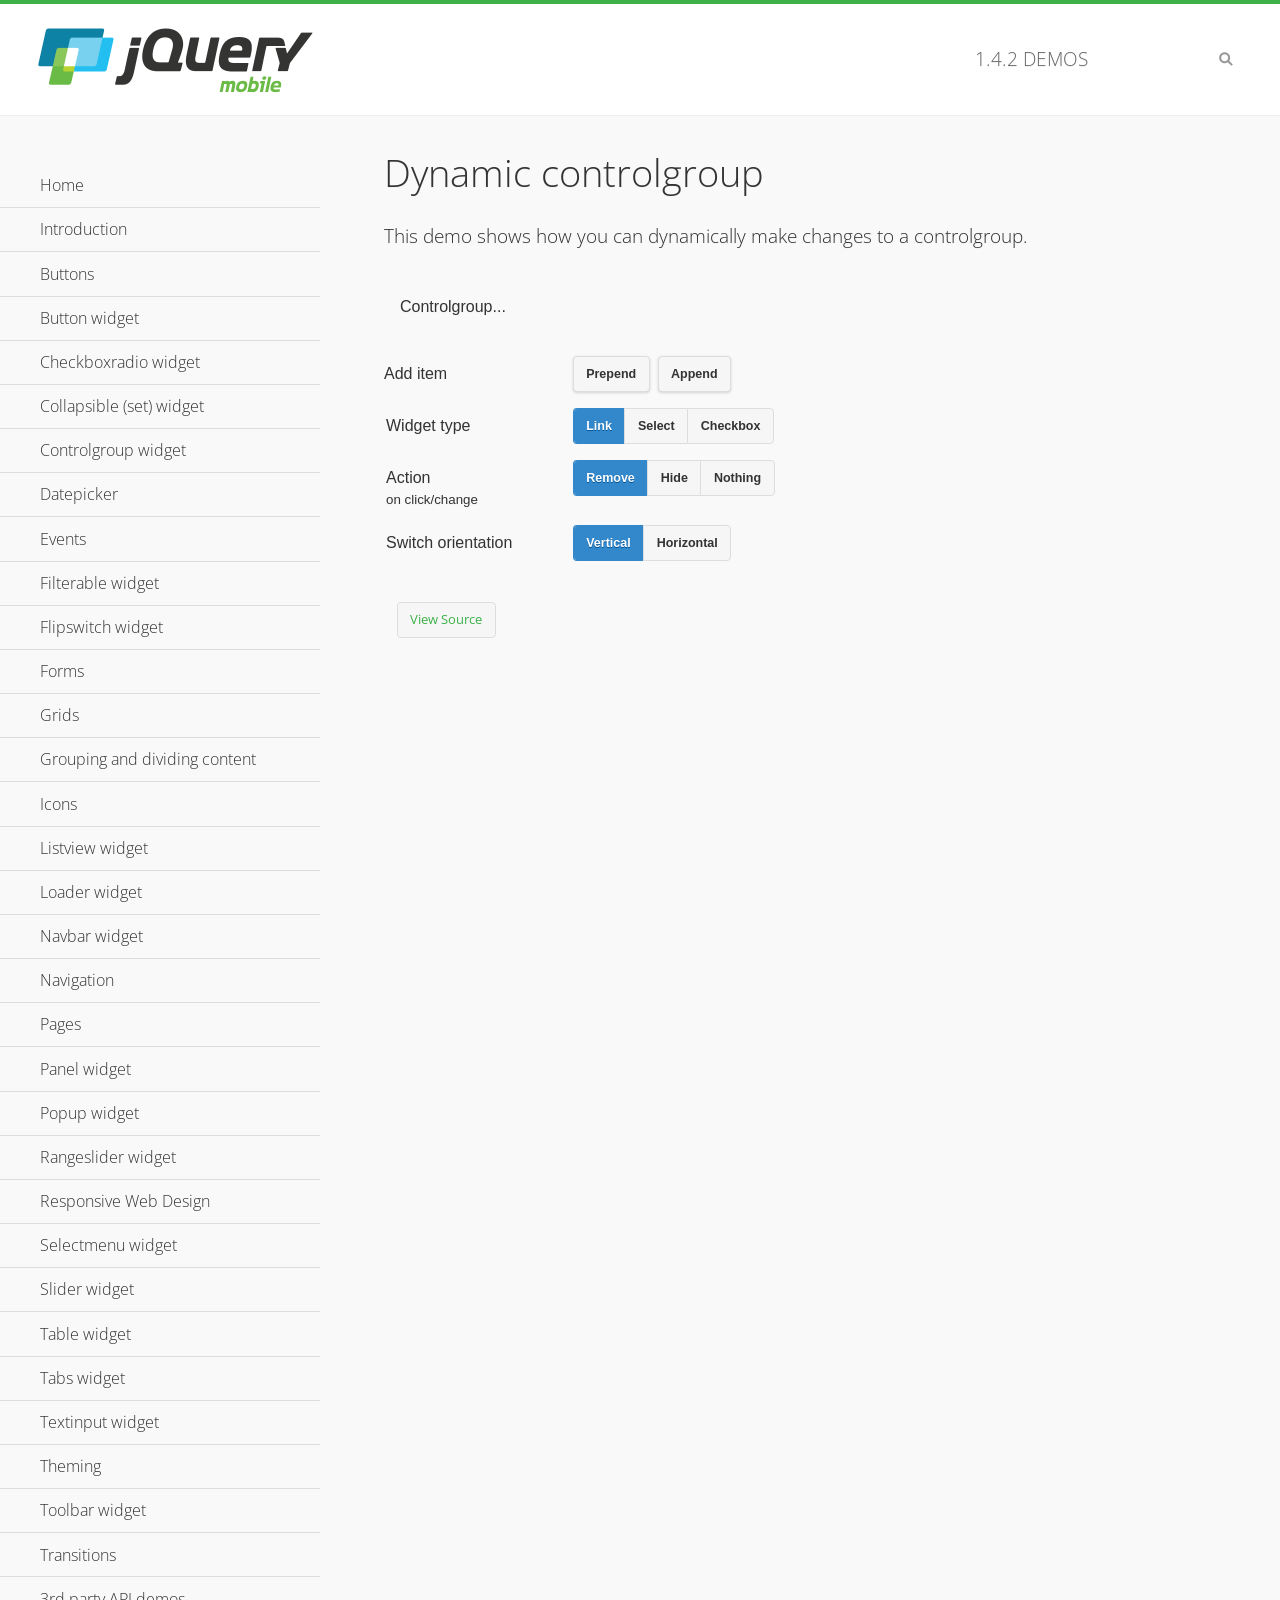
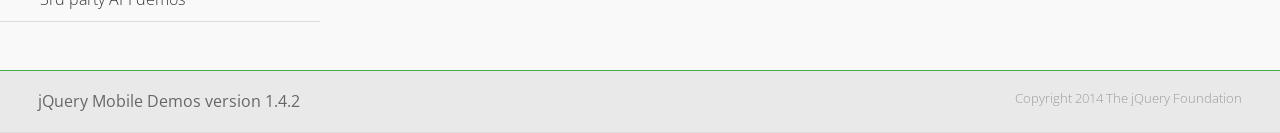
<file: js/lib/jquery.mobile-1.4.2/demos/controlgroup-dynamic/index.html>
<!DOCTYPE html>
<html>
<head>
	<meta charset="utf-8">
	<meta name="viewport" content="width=device-width, initial-scale=1">
	<title>Dynamic controlgroup - jQuery Mobile Demos</title>
	<link rel="shortcut icon" href="../favicon.ico">
    <link rel="stylesheet" href="http://fonts.googleapis.com/css?family=Open+Sans:300,400,700">
	<link rel="stylesheet" href="../css/themes/default/jquery.mobile-1.4.2.min.css">
	<link rel="stylesheet" href="../_assets/css/jqm-demos.css">
	<script src="../js/jquery.js"></script>
	<script src="../_assets/js/index.js"></script>
	<script src="../js/jquery.mobile-1.4.2.min.js"></script>
	<script>
		( function( $, undefined ) {
			var counter = 0;
			$( document ).bind( "pagecreate", function( e ) {
				$( "#prepend, #append", e.target ).on( "click", function( e ) {
					counter++;

					var widgetType = $( "[name='radio-widget']:checked" ).attr( "id" ),
						group = $( "#my-controlgroup" ),
						$el,
						action = function() {
							var action = $( "[name='radio-action']:checked" ).attr( "id" );
							if ( $( $el[1] ).is( "select" ) && action === "hide" ) {
								$el = $( $el[1] ).parents( ".ui-select" );
							}
							$el[ action ]();
							group.controlgroup( "refresh" );
						};

					if ( widgetType === "link" ) {

						$el = $( "<a href='#'>Link " + counter + "</a>" ).bind( "click", action );
						$( "#my-controlgroup" ).controlgroup( "container" )[ $( this ).attr( "id" ) ]( $el );
						$el.buttonMarkup();

					} else if ( widgetType === "select" ) {

						$el = $( "<label for='widget" + counter + "'>Select " + counter + "</label><select id='widget" + counter + "'><option value='option1'>Select " + counter + "</option><option value='option2'>Select option</option></select>" );
						$( $el[ 1 ] ).bind( "change", action);
						$( "#my-controlgroup" ).controlgroup( "container" )[ $( this ).attr( "id" ) ]( $el );
						$( $el[ 1 ] ).selectmenu();

					} else {

						$el = $( "<label for='widget" + counter + "'>Checkbox " + counter + "</label><input type='checkbox' id='widget" + counter + "'></input>" );
						$( $el[ 1 ] ).bind( "change", action );
						$( "#my-controlgroup" ).controlgroup( "container" )[ $( this ).attr( "id" ) ]( $el );
						$( $el[ 1 ] ).checkboxradio();

					}

					group.controlgroup( "refresh" );
				});

				$( "[name='radio-orientation']" ).bind( "change", function( e ) {
					$( "#my-controlgroup" ).controlgroup( "option", "type", ( $( "#isHorizontal" ).is( ":checked" ) ? "horizontal" : "vertical" ) );
				});
			});
		})( jQuery );
	</script>
</head>
<body>
<div data-role="page" class="jqm-demos">

	<div data-role="header" class="jqm-header">
		<h2><a href="../" title="jQuery Mobile Demos home"><img src="../_assets/img/jquery-logo.png" alt="jQuery Mobile"></a></h2>
		<p><span class="jqm-version"></span> Demos</p>
		<a href="#" class="jqm-navmenu-link ui-btn ui-btn-icon-notext ui-corner-all ui-icon-bars ui-nodisc-icon ui-alt-icon ui-btn-left">Menu</a>
		<a href="#" class="jqm-search-link ui-btn ui-btn-icon-notext ui-corner-all ui-icon-search ui-nodisc-icon ui-alt-icon ui-btn-right">Search</a>
	</div><!-- /header -->

	<div role="main" class="ui-content jqm-content">

        <h1>Dynamic controlgroup</h1>

        <p>This demo shows how you can dynamically make changes to a controlgroup.</p>

        <div data-demo-html="true" data-demo-js="true">

            <form>
            	<div class="ui-body ui-body-d ui-corner-all">
                	<p>Controlgroup...</p>
                	<div data-role="controlgroup" id="my-controlgroup"><!-- items will be injected here --></div>
                </div>
            </form>

            <div class="ui-field-contain">
                <label for="prepend">Add item</label>
                <button id="prepend" data-mini="true" data-inline="true">Prepend</button>
                <label for="append" class="ui-hidden-accessible">Action</label>
                <button id="append" data-mini="true" data-inline="true">Append</button>
            </div>

            <form action="#" method="get">
            	<div class="ui-field-contain">
                    <fieldset data-role="controlgroup" data-type="horizontal" data-mini="true">
                        <legend>Widget type</legend>

                        <input type="radio" name="radio-widget" id="link" value="link" checked="checked">
                        <label for="link">Link</label>

                        <input type="radio" name="radio-widget" id="select" value="select">
                        <label for="select">Select</label>

                        <input type="radio" name="radio-widget" id="checkbox" value="checkbox">
                        <label for="checkbox">Checkbox</label>
                    </fieldset>
            	</div>

            	<div class="ui-field-contain">
                    <fieldset data-role="controlgroup" data-type="horizontal" data-mini="true">
                        <legend>Action<br><small>on click/change</small></legend>

                        <input type="radio" name="radio-action" id="remove" value="remove" checked="checked">
                        <label for="remove">Remove</label>

                        <input type="radio" name="radio-action" id="hide" value="hide">
                        <label for="hide">Hide</label>

                        <input type="radio" name="radio-action" id="width" value="width">
                        <label for="width">Nothing</label>
                    </fieldset>
            	</div>

            	<div class="ui-field-contain">
                    <fieldset data-role="controlgroup" data-type="horizontal" data-mini="true">
                        <legend>Switch orientation</legend>

                        <input type="radio" name="radio-orientation" id="isVertical" value="isVertical" checked="checked">
                        <label for="isVertical">Vertical</label>

                        <input type="radio" name="radio-orientation" id="isHorizontal" value="isHorizontal">
                        <label for="isHorizontal">Horizontal</label>
                    </fieldset>
            	</div>

            </form>

        </div><!--/demo-html -->

	</div><!-- /content -->
	    <div data-role="panel" class="jqm-navmenu-panel" data-position="left" data-display="overlay" data-theme="a">
	    	<ul class="jqm-list ui-alt-icon ui-nodisc-icon">
<li data-filtertext="demos homepage" data-icon="home"><a href=".././">Home</a></li>
<li data-filtertext="introduction overview getting started"><a href="../intro/" data-ajax="false">Introduction</a></li>
<li data-filtertext="buttons button markup buttonmarkup method anchor link button element"><a href="../button-markup/" data-ajax="false">Buttons</a></li>
<li data-filtertext="form button widget input button submit reset"><a href="../button/" data-ajax="false">Button widget</a></li>
<li data-role="collapsible" data-collapsed-icon="carat-d" data-expanded-icon="carat-u" data-iconpos="right" data-inset="false">
	<h3>Checkboxradio widget</h3>
	<ul>
		<li data-filtertext="form checkboxradio widget checkbox input checkboxes controlgroups"><a href="../checkboxradio-checkbox/" data-ajax="false">Checkboxes</a></li>
		<li data-filtertext="form checkboxradio widget radio input radio buttons controlgroups"><a href="../checkboxradio-radio/" data-ajax="false">Radio buttons</a></li>
	</ul>
</li>
<li data-role="collapsible" data-collapsed-icon="carat-d" data-expanded-icon="carat-u" data-iconpos="right" data-inset="false">
	<h3>Collapsible (set) widget</h3>
	<ul>
		<li data-filtertext="collapsibles content formatting"><a href="../collapsible/" data-ajax="false">Collapsible</a></li>
		<li data-filtertext="dynamic collapsible set accordion append expand"><a href="../collapsible-dynamic/" data-ajax="false">Dynamic collapsibles</a></li>
		<li data-filtertext="accordions collapsible set widget content formatting grouped collapsibles"><a href="../collapsibleset/" data-ajax="false">Collapsible set</a></li>
	</ul>
</li>
<li data-role="collapsible" data-collapsed-icon="carat-d" data-expanded-icon="carat-u" data-iconpos="right" data-inset="false">
	<h3>Controlgroup widget</h3>
	<ul>
		<li data-filtertext="controlgroups selectmenu checkboxradio input grouped buttons horizontal vertical"><a href="../controlgroup/" data-ajax="false">Controlgroup</a></li>
		<li data-filtertext="dynamic controlgroup dynamically add buttons"><a href="../controlgroup-dynamic/" data-ajax="false">Dynamic controlgroups</a></li>
	</ul>
</li>
<li data-filtertext="form datepicker widget date input"><a href="../datepicker/" data-ajax="false">Datepicker</a></li>
<li data-role="collapsible" data-collapsed-icon="carat-d" data-expanded-icon="carat-u" data-iconpos="right" data-inset="false">
	<h3>Events</h3>
	<ul>
		<li data-filtertext="swipe to delete list items listviews swipe events"><a href="../swipe-list/" data-ajax="false">Swipe list items</a></li>
		<li data-filtertext="swipe to navigate swipe page navigation swipe events"><a href="../swipe-page/" data-ajax="false">Swipe page navigation</a></li>
	</ul>
</li>
<li data-filtertext="filterable filter elements sorting searching listview table"><a href="../filterable/" data-ajax="false">Filterable widget</a></li>
<li data-filtertext="form flipswitch widget flip toggle switch binary select checkbox input"><a href="../flipswitch/" data-ajax="false">Flipswitch widget</a></li>
<li data-role="collapsible" data-collapsed-icon="carat-d" data-expanded-icon="carat-u" data-iconpos="right" data-inset="false">
	<h3>Forms</h3>
	<ul>
		<li data-filtertext="forms text checkbox radio range button submit reset inputs selects textarea slider flipswitch label form elements"><a href="../forms/" data-ajax="false">Forms</a></li>
		<li data-filtertext="form hide labels hidden accessible ui-hidden-accessible forms"><a href="../forms-label-hidden-accessible/" data-ajax="false">Hide labels</a></li>
		<li data-filtertext="form field containers fieldcontain ui-field-contain forms"><a href="../forms-field-contain/" data-ajax="false">Field containers</a></li>
		<li data-filtertext="forms disabled form elements"><a href="../forms-disabled/" data-ajax="false">Forms disabled</a></li>
		<li data-filtertext="forms gallery examples overview forms text checkbox radio range button submit reset inputs selects textarea slider flipswitch label form elements"><a href="../forms-gallery/" data-ajax="false">Forms gallery</a></li>
	</ul>
</li>
<li data-role="collapsible" data-collapsed-icon="carat-d" data-expanded-icon="carat-u" data-iconpos="right" data-inset="false">
	<h3>Grids</h3>
	<ul>
		<li data-filtertext="grids columns blocks content formatting rwd responsive css framework"><a href="../grids/" data-ajax="false">Grids</a></li>
		<li data-filtertext="buttons in grids css framework"><a href="../grids-buttons/" data-ajax="false">Buttons in grids</a></li>
		<li data-filtertext="custom responsive grids rwd css framework"><a href="../grids-custom-responsive/" data-ajax="false">Custom responsive grids</a></li>
	</ul>
</li>
<li data-filtertext="blocks content formatting sections heading"><a href="../body-bar-classes/" data-ajax="false">Grouping and dividing content</a></li>
<li data-role="collapsible" data-collapsed-icon="carat-d" data-expanded-icon="carat-u" data-iconpos="right" data-inset="false">
	<h3>Icons</h3>
	<ul>
		<li data-filtertext="button icons svg disc alt custom icon position"><a href="../icons/" data-ajax="false">Icons</a></li>
		<li data-filtertext=""><a href="../icons-grunticon/" data-ajax="false">Grunticon loader</a></li>
	</ul>
</li>
<li data-role="collapsible" data-collapsed-icon="carat-d" data-expanded-icon="carat-u" data-iconpos="right" data-inset="false">
	<h3>Listview widget</h3>
	<ul>
		<li data-filtertext="listview widget thumbnails icons nested split button collapsible ul ol"><a href="../listview/" data-ajax="false">Listview</a></li>
		<li data-filtertext="autocomplete filterable reveal listview filtertextbeforefilter placeholder"><a href="../listview-autocomplete/" data-ajax="false">Listview autocomplete</a></li>
		<li data-filtertext="autocomplete filterable reveal listview remote data filtertextbeforefilter placeholder"><a href="../listview-autocomplete-remote/" data-ajax="false">Listview autocomplete remote data</a></li>
		<li data-filtertext="autodividers anchor jump scroll linkbars listview lists ul ol"><a href="../listview-autodividers-linkbar/" data-ajax="false">Listview autodividers linkbar</a></li>
		<li data-filtertext="listview autodividers selector autodividersselector lists ul ol"><a href="../listview-autodividers-selector/" data-ajax="false">Listview autodividers selector</a></li>
		<li data-filtertext="listview nested list items"><a href="../listview-nested-lists/" data-ajax="false">Listview Nested Listviews</a></li>
		<li data-filtertext="listview collapsible list items flat"><a href="../listview-collapsible-item-flat/" data-ajax="false">Listview collapsible list items (flat)</a></li>
		<li data-filtertext="listview collapsible list indented"><a href="../listview-collapsible-item-indented/" data-ajax="false">Listview collapsible list items (indented)</a></li>
		<li data-filtertext="grid listview responsive grids responsive listviews lists ul"><a href="../listview-grid/" data-ajax="false">Listview responsive grid</a></li>
	</ul>
</li>
<li data-filtertext="loader widget page loading navigation overlay spinner"><a href="../loader/" data-ajax="false">Loader widget</a></li>
<li data-filtertext="navbar widget navmenu toolbars header footer"><a href="../navbar/" data-ajax="false">Navbar widget</a></li>
<li data-role="collapsible" data-collapsed-icon="carat-d" data-expanded-icon="carat-u" data-iconpos="right" data-inset="false">
	<h3>Navigation</h3>
	<ul>
		<li data-filtertext="ajax navigation navigate widget history event method"><a href="../navigation/" data-ajax="false">Navigation</a></li>
		<li data-filtertext="linking pages page links navigation ajax prefetch cache"><a href="../navigation-linking-pages/" data-ajax="false">Linking pages</a></li>
		<li data-filtertext="php redirect server redirection server-side navigation"><a href="../navigation-php-redirect/" data-ajax="false">PHP redirect demo</a></li>
		<li data-filtertext="navigation redirection hash query"><a href="../navigation-hash-processing/" data-ajax="false">Hash processing demo</a></li>
	</ul>
</li>
<li data-role="collapsible" data-collapsed-icon="carat-d" data-expanded-icon="carat-u" data-iconpos="right" data-inset="false">
	<h3>Pages</h3>
	<ul>
		<li data-filtertext="pages page widget ajax navigation"><a href="../pages/" data-ajax="false">Pages</a></li>
		<li data-filtertext="single page"><a href="../pages-single-page/" data-ajax="false">Single page</a></li>
		<li data-filtertext="multipage multi-page page"><a href="../pages-multi-page/" data-ajax="false">Multi-page template</a></li>
		<li data-filtertext="dialog page widget modal popup"><a href="../pages-dialog/" data-ajax="false">Dialog page</a></li>
	</ul>
</li>
<li data-role="collapsible" data-collapsed-icon="carat-d" data-expanded-icon="carat-u" data-iconpos="right" data-inset="false">
	<h3>Panel widget</h3>
	<ul>
		<li data-filtertext="panel widget sliding panels reveal push overlay responsive"><a href="../panel/" data-ajax="false">Panel</a></li>
		<li data-filtertext=""><a href="../panel-external/" data-ajax="false">External panels</a></li>
		<li data-filtertext="panel "><a href="../panel-fixed/" data-ajax="false">Fixed panels</a></li>
		<li data-filtertext="panel slide panels sliding panels shadow rwd responsive breakpoint"><a href="../panel-responsive/" data-ajax="false">Panels responsive</a></li>
		<li data-filtertext="panel custom style custom panel width reveal shadow listview panel styling page background wrapper"><a href="../panel-styling/" data-ajax="false">Custom panel style</a></li>
		<li data-filtertext="panel open on swipe"><a href="../panel-swipe-open/" data-ajax="false">Panel open on swipe</a></li>
		<li data-filtertext="panels outside page internal external toolbars"><a href="../panel-external-internal/" data-ajax="false">Panel external and internal</a></li>
	</ul>
</li>
<li data-role="collapsible" data-collapsed-icon="carat-d" data-expanded-icon="carat-u" data-iconpos="right" data-inset="false">
	<h3>Popup widget</h3>
	<ul>
		<li data-filtertext="popup widget popups dialog modal transition tooltip lightbox form overlay screen flip pop fade transition"><a href="../popup/" data-ajax="false">Popup</a></li>
		<li data-filtertext="popup alignment position"><a href="../popup-alignment/" data-ajax="false">Popup alignment</a></li>
		<li data-filtertext="popup arrow size popups popover"><a href="../popup-arrow-size/" data-ajax="false">Popup arrow size</a></li>
		<li data-filtertext="dynamic popups popup images lightbox"><a href="../popup-dynamic/" data-ajax="false">Dynamic popups</a></li>
		<li data-filtertext="popups with iframes scaling"><a href="../popup-iframe/" data-ajax="false">Popups with iframes</a></li>
		<li data-filtertext="popup image scaling"><a href="../popup-image-scaling/" data-ajax="false">Popup image scaling</a></li>
		<li data-filtertext="external popup outside multi-page"><a href="../popup-outside-multipage" data-ajax="false">Popup outside multi-page</a></li>
	</ul>
</li>
<li data-filtertext="form rangeslider widget dual sliders dual handle sliders range input"><a href="../rangeslider/" data-ajax="false">Rangeslider widget</a></li>
<li data-filtertext="responsive web design rwd adaptive progressive enhancement PE accessible mobile breakpoints media query media queries"><a href="../rwd/" data-ajax="false">Responsive Web Design</a></li>
<li data-role="collapsible" data-collapsed-icon="carat-d" data-expanded-icon="carat-u" data-iconpos="right" data-inset="false">
	<h3>Selectmenu widget</h3>
	<ul>
		<li data-filtertext="form selectmenu widget select input custom select menu selects"><a href="../selectmenu/" data-ajax="false">Selectmenu</a></li>
		<li data-filtertext="form custom select menu selectmenu widget custom menu option optgroup multiple selects"><a href="../selectmenu-custom/" data-ajax="false">Custom select menu</a></li>
		<li data-filtertext="filterable select filter popup dialog"><a href="../selectmenu-custom-filter/" data-ajax="false">Custom select menu with filter</a></li>
	</ul>
</li>
<li data-role="collapsible" data-collapsed-icon="carat-d" data-expanded-icon="carat-u" data-iconpos="right" data-inset="false">
	<h3>Slider widget</h3>
	<ul>
		<li data-filtertext="form slider widget range input single sliders"><a href="../slider/" data-ajax="false">Slider</a></li>
		<li data-filtertext="form slider widget flipswitch slider binary select flip toggle switch"><a href="../slider-flipswitch/" data-ajax="false">Slider flip toggle switch</a></li>
		<li data-filtertext="form slider tooltip handle value input range sliders"><a href="../slider-tooltip/" data-ajax="false">Slider tooltip</a></li>
	</ul>
</li>
<li data-role="collapsible" data-collapsed-icon="carat-d" data-expanded-icon="carat-u" data-iconpos="right" data-inset="false">
	<h3>Table widget</h3>
	<ul>
		<li data-filtertext="table widget reflow column toggle th td responsive tables rwd hide show tabular"><a href="../table-column-toggle/" data-ajax="false">Table Column Toggle</a></li>
		<li data-filtertext="table column toggle phone comparison demo"><a href="../table-column-toggle-example/" data-ajax="false">Table Column Toggle demo</a></li>
		<li data-filtertext="responsive tables table column toggle heading groups rwd breakpoint"><a href="../table-column-toggle-heading-groups/" data-ajax="false">Table Column Toggle heading groups</a></li>
		<li data-filtertext="responsive tables table column toggle hide rwd breakpoint customization options"><a href="../table-column-toggle-options/" data-ajax="false">Table Column Toggle options</a></li>
		<li data-filtertext="table reflow th td responsive rwd columns tabular"><a href="../table-reflow/" data-ajax="false">Table Reflow</a></li>
		<li data-filtertext="responsive tables table reflow heading groups rwd breakpoint"><a href="../table-reflow-heading-groups/" data-ajax="false">Table Reflow heading groups</a></li>
		<li data-filtertext="responsive tables table reflow stripes strokes table style"><a href="../table-reflow-stripes-strokes/" data-ajax="false">Table Reflow stripes and strokes</a></li>
		<li data-filtertext="responsive tables table reflow stack custom styles"><a href="../table-reflow-styling/" data-ajax="false">Table Reflow custom styles</a></li>
	</ul>
</li>
<li data-filtertext="ui tabs widget"><a href="../tabs/" data-ajax="false">Tabs widget</a></li>
<li data-filtertext="form textinput widget text input textarea number date time tel email file color password"><a href="../textinput/" data-ajax="false">Textinput widget</a></li>
<li data-role="collapsible" data-collapsed-icon="carat-d" data-expanded-icon="carat-u" data-iconpos="right" data-inset="false">
	<h3>Theming</h3>
	<ul>
		<li data-filtertext="default theme swatches theming style css"><a href="../theme-default/" data-ajax="false">Default theme</a></li>
		<li data-filtertext="classic theme old theme swatches theming style css"><a href="../theme-classic/" data-ajax="false">Classic theme</a></li>
	</ul>
</li>
<li data-role="collapsible" data-collapsed-icon="carat-d" data-expanded-icon="carat-u" data-iconpos="right" data-inset="false">
	<h3>Toolbar widget</h3>
	<ul>
		<li data-filtertext="toolbar widget header footer toolbars fixed fullscreen external sections"><a href="../toolbar/" data-ajax="false">Toolbar</a></li>
		<li data-filtertext="dynamic toolbars dynamically add toolbar header footer"><a href="../toolbar-dynamic/" data-ajax="false">Dynamic toolbars</a></li>
		<li data-filtertext="external toolbars header footer"><a href="../toolbar-external/" data-ajax="false">External toolbars</a></li>
		<li data-filtertext="fixed toolbars header footer"><a href="../toolbar-fixed/" data-ajax="false">Fixed toolbars</a></li>
		<li data-filtertext="fixed fullscreen toolbars header footer"><a href="../toolbar-fixed-fullscreen/" data-ajax="false">Fullscreen toolbars</a></li>
		<li data-filtertext="external fixed toolbars header footer"><a href="../toolbar-fixed-external/" data-ajax="false">Fixed external toolbars</a></li>
		<li data-filtertext="external persistent toolbars header footer navbar navmenu"><a href="../toolbar-fixed-persistent/" data-ajax="false">Persistent toolbars</a></li>
		<li data-filtertext="external ajax optimized toolbars persistent toolbars header footer navbar"><a href="../toolbar-fixed-persistent-optimized/" data-ajax="false">Ajax optimized toolbars</a></li>
		<li data-filtertext="form in toolbars header footer"><a href="../toolbar-fixed-forms/" data-ajax="false">Form in toolbar</a></li>
	</ul>
</li>
<li data-filtertext="page transitions animated pages popup navigation flip slide fade pop"><a href="../transitions/" data-ajax="false">Transitions</a></li>
<li data-role="collapsible" data-collapsed-icon="carat-d" data-expanded-icon="carat-u" data-iconpos="right" data-inset="false">
	<h3>3rd party API demos</h3>
	<ul>
		<li data-filtertext="backbone requirejs navigation router"><a href="../backbone-requirejs/" data-ajax="false">Backbone RequireJS</a></li>
		<li data-filtertext="google maps geolocation demo"><a href="../map-geolocation/" data-ajax="false">Google Maps geolocation</a></li>
		<li data-filtertext="google maps hybrid"><a href="../map-list-toggle/" data-ajax="false">Google Maps list toggle</a></li>
	</ul>
</li>



		     </ul>
		</div><!-- /panel -->


	<div data-role="footer" data-position="fixed" data-tap-toggle="false" class="jqm-footer">
		<p>jQuery Mobile Demos version <span class="jqm-version"></span></p>
		<p>Copyright 2014 The jQuery Foundation</p>
	</div><!-- /footer -->
	<!-- TODO: This should become an external panel so we can add input to markup (unique ID) -->
    <div data-role="panel" class="jqm-search-panel" data-position="right" data-display="overlay" data-theme="a">
		<div class="jqm-search">
			<ul class="jqm-list" data-filter-placeholder="Search demos..." data-filter-reveal="true">
<li data-filtertext="demos homepage" data-icon="home"><a href=".././">Home</a></li>
<li data-filtertext="introduction overview getting started"><a href="../intro/" data-ajax="false">Introduction</a></li>
<li data-filtertext="buttons button markup buttonmarkup method anchor link button element"><a href="../button-markup/" data-ajax="false">Buttons</a></li>
<li data-filtertext="form button widget input button submit reset"><a href="../button/" data-ajax="false">Button widget</a></li>
<li data-role="collapsible" data-collapsed-icon="carat-d" data-expanded-icon="carat-u" data-iconpos="right" data-inset="false">
	<h3>Checkboxradio widget</h3>
	<ul>
		<li data-filtertext="form checkboxradio widget checkbox input checkboxes controlgroups"><a href="../checkboxradio-checkbox/" data-ajax="false">Checkboxes</a></li>
		<li data-filtertext="form checkboxradio widget radio input radio buttons controlgroups"><a href="../checkboxradio-radio/" data-ajax="false">Radio buttons</a></li>
	</ul>
</li>
<li data-role="collapsible" data-collapsed-icon="carat-d" data-expanded-icon="carat-u" data-iconpos="right" data-inset="false">
	<h3>Collapsible (set) widget</h3>
	<ul>
		<li data-filtertext="collapsibles content formatting"><a href="../collapsible/" data-ajax="false">Collapsible</a></li>
		<li data-filtertext="dynamic collapsible set accordion append expand"><a href="../collapsible-dynamic/" data-ajax="false">Dynamic collapsibles</a></li>
		<li data-filtertext="accordions collapsible set widget content formatting grouped collapsibles"><a href="../collapsibleset/" data-ajax="false">Collapsible set</a></li>
	</ul>
</li>
<li data-role="collapsible" data-collapsed-icon="carat-d" data-expanded-icon="carat-u" data-iconpos="right" data-inset="false">
	<h3>Controlgroup widget</h3>
	<ul>
		<li data-filtertext="controlgroups selectmenu checkboxradio input grouped buttons horizontal vertical"><a href="../controlgroup/" data-ajax="false">Controlgroup</a></li>
		<li data-filtertext="dynamic controlgroup dynamically add buttons"><a href="../controlgroup-dynamic/" data-ajax="false">Dynamic controlgroups</a></li>
	</ul>
</li>
<li data-filtertext="form datepicker widget date input"><a href="../datepicker/" data-ajax="false">Datepicker</a></li>
<li data-role="collapsible" data-collapsed-icon="carat-d" data-expanded-icon="carat-u" data-iconpos="right" data-inset="false">
	<h3>Events</h3>
	<ul>
		<li data-filtertext="swipe to delete list items listviews swipe events"><a href="../swipe-list/" data-ajax="false">Swipe list items</a></li>
		<li data-filtertext="swipe to navigate swipe page navigation swipe events"><a href="../swipe-page/" data-ajax="false">Swipe page navigation</a></li>
	</ul>
</li>
<li data-filtertext="filterable filter elements sorting searching listview table"><a href="../filterable/" data-ajax="false">Filterable widget</a></li>
<li data-filtertext="form flipswitch widget flip toggle switch binary select checkbox input"><a href="../flipswitch/" data-ajax="false">Flipswitch widget</a></li>
<li data-role="collapsible" data-collapsed-icon="carat-d" data-expanded-icon="carat-u" data-iconpos="right" data-inset="false">
	<h3>Forms</h3>
	<ul>
		<li data-filtertext="forms text checkbox radio range button submit reset inputs selects textarea slider flipswitch label form elements"><a href="../forms/" data-ajax="false">Forms</a></li>
		<li data-filtertext="form hide labels hidden accessible ui-hidden-accessible forms"><a href="../forms-label-hidden-accessible/" data-ajax="false">Hide labels</a></li>
		<li data-filtertext="form field containers fieldcontain ui-field-contain forms"><a href="../forms-field-contain/" data-ajax="false">Field containers</a></li>
		<li data-filtertext="forms disabled form elements"><a href="../forms-disabled/" data-ajax="false">Forms disabled</a></li>
		<li data-filtertext="forms gallery examples overview forms text checkbox radio range button submit reset inputs selects textarea slider flipswitch label form elements"><a href="../forms-gallery/" data-ajax="false">Forms gallery</a></li>
	</ul>
</li>
<li data-role="collapsible" data-collapsed-icon="carat-d" data-expanded-icon="carat-u" data-iconpos="right" data-inset="false">
	<h3>Grids</h3>
	<ul>
		<li data-filtertext="grids columns blocks content formatting rwd responsive css framework"><a href="../grids/" data-ajax="false">Grids</a></li>
		<li data-filtertext="buttons in grids css framework"><a href="../grids-buttons/" data-ajax="false">Buttons in grids</a></li>
		<li data-filtertext="custom responsive grids rwd css framework"><a href="../grids-custom-responsive/" data-ajax="false">Custom responsive grids</a></li>
	</ul>
</li>
<li data-filtertext="blocks content formatting sections heading"><a href="../body-bar-classes/" data-ajax="false">Grouping and dividing content</a></li>
<li data-role="collapsible" data-collapsed-icon="carat-d" data-expanded-icon="carat-u" data-iconpos="right" data-inset="false">
	<h3>Icons</h3>
	<ul>
		<li data-filtertext="button icons svg disc alt custom icon position"><a href="../icons/" data-ajax="false">Icons</a></li>
		<li data-filtertext=""><a href="../icons-grunticon/" data-ajax="false">Grunticon loader</a></li>
	</ul>
</li>
<li data-role="collapsible" data-collapsed-icon="carat-d" data-expanded-icon="carat-u" data-iconpos="right" data-inset="false">
	<h3>Listview widget</h3>
	<ul>
		<li data-filtertext="listview widget thumbnails icons nested split button collapsible ul ol"><a href="../listview/" data-ajax="false">Listview</a></li>
		<li data-filtertext="autocomplete filterable reveal listview filtertextbeforefilter placeholder"><a href="../listview-autocomplete/" data-ajax="false">Listview autocomplete</a></li>
		<li data-filtertext="autocomplete filterable reveal listview remote data filtertextbeforefilter placeholder"><a href="../listview-autocomplete-remote/" data-ajax="false">Listview autocomplete remote data</a></li>
		<li data-filtertext="autodividers anchor jump scroll linkbars listview lists ul ol"><a href="../listview-autodividers-linkbar/" data-ajax="false">Listview autodividers linkbar</a></li>
		<li data-filtertext="listview autodividers selector autodividersselector lists ul ol"><a href="../listview-autodividers-selector/" data-ajax="false">Listview autodividers selector</a></li>
		<li data-filtertext="listview nested list items"><a href="../listview-nested-lists/" data-ajax="false">Listview Nested Listviews</a></li>
		<li data-filtertext="listview collapsible list items flat"><a href="../listview-collapsible-item-flat/" data-ajax="false">Listview collapsible list items (flat)</a></li>
		<li data-filtertext="listview collapsible list indented"><a href="../listview-collapsible-item-indented/" data-ajax="false">Listview collapsible list items (indented)</a></li>
		<li data-filtertext="grid listview responsive grids responsive listviews lists ul"><a href="../listview-grid/" data-ajax="false">Listview responsive grid</a></li>
	</ul>
</li>
<li data-filtertext="loader widget page loading navigation overlay spinner"><a href="../loader/" data-ajax="false">Loader widget</a></li>
<li data-filtertext="navbar widget navmenu toolbars header footer"><a href="../navbar/" data-ajax="false">Navbar widget</a></li>
<li data-role="collapsible" data-collapsed-icon="carat-d" data-expanded-icon="carat-u" data-iconpos="right" data-inset="false">
	<h3>Navigation</h3>
	<ul>
		<li data-filtertext="ajax navigation navigate widget history event method"><a href="../navigation/" data-ajax="false">Navigation</a></li>
		<li data-filtertext="linking pages page links navigation ajax prefetch cache"><a href="../navigation-linking-pages/" data-ajax="false">Linking pages</a></li>
		<li data-filtertext="php redirect server redirection server-side navigation"><a href="../navigation-php-redirect/" data-ajax="false">PHP redirect demo</a></li>
		<li data-filtertext="navigation redirection hash query"><a href="../navigation-hash-processing/" data-ajax="false">Hash processing demo</a></li>
	</ul>
</li>
<li data-role="collapsible" data-collapsed-icon="carat-d" data-expanded-icon="carat-u" data-iconpos="right" data-inset="false">
	<h3>Pages</h3>
	<ul>
		<li data-filtertext="pages page widget ajax navigation"><a href="../pages/" data-ajax="false">Pages</a></li>
		<li data-filtertext="single page"><a href="../pages-single-page/" data-ajax="false">Single page</a></li>
		<li data-filtertext="multipage multi-page page"><a href="../pages-multi-page/" data-ajax="false">Multi-page template</a></li>
		<li data-filtertext="dialog page widget modal popup"><a href="../pages-dialog/" data-ajax="false">Dialog page</a></li>
	</ul>
</li>
<li data-role="collapsible" data-collapsed-icon="carat-d" data-expanded-icon="carat-u" data-iconpos="right" data-inset="false">
	<h3>Panel widget</h3>
	<ul>
		<li data-filtertext="panel widget sliding panels reveal push overlay responsive"><a href="../panel/" data-ajax="false">Panel</a></li>
		<li data-filtertext=""><a href="../panel-external/" data-ajax="false">External panels</a></li>
		<li data-filtertext="panel "><a href="../panel-fixed/" data-ajax="false">Fixed panels</a></li>
		<li data-filtertext="panel slide panels sliding panels shadow rwd responsive breakpoint"><a href="../panel-responsive/" data-ajax="false">Panels responsive</a></li>
		<li data-filtertext="panel custom style custom panel width reveal shadow listview panel styling page background wrapper"><a href="../panel-styling/" data-ajax="false">Custom panel style</a></li>
		<li data-filtertext="panel open on swipe"><a href="../panel-swipe-open/" data-ajax="false">Panel open on swipe</a></li>
		<li data-filtertext="panels outside page internal external toolbars"><a href="../panel-external-internal/" data-ajax="false">Panel external and internal</a></li>
	</ul>
</li>
<li data-role="collapsible" data-collapsed-icon="carat-d" data-expanded-icon="carat-u" data-iconpos="right" data-inset="false">
	<h3>Popup widget</h3>
	<ul>
		<li data-filtertext="popup widget popups dialog modal transition tooltip lightbox form overlay screen flip pop fade transition"><a href="../popup/" data-ajax="false">Popup</a></li>
		<li data-filtertext="popup alignment position"><a href="../popup-alignment/" data-ajax="false">Popup alignment</a></li>
		<li data-filtertext="popup arrow size popups popover"><a href="../popup-arrow-size/" data-ajax="false">Popup arrow size</a></li>
		<li data-filtertext="dynamic popups popup images lightbox"><a href="../popup-dynamic/" data-ajax="false">Dynamic popups</a></li>
		<li data-filtertext="popups with iframes scaling"><a href="../popup-iframe/" data-ajax="false">Popups with iframes</a></li>
		<li data-filtertext="popup image scaling"><a href="../popup-image-scaling/" data-ajax="false">Popup image scaling</a></li>
		<li data-filtertext="external popup outside multi-page"><a href="../popup-outside-multipage" data-ajax="false">Popup outside multi-page</a></li>
	</ul>
</li>
<li data-filtertext="form rangeslider widget dual sliders dual handle sliders range input"><a href="../rangeslider/" data-ajax="false">Rangeslider widget</a></li>
<li data-filtertext="responsive web design rwd adaptive progressive enhancement PE accessible mobile breakpoints media query media queries"><a href="../rwd/" data-ajax="false">Responsive Web Design</a></li>
<li data-role="collapsible" data-collapsed-icon="carat-d" data-expanded-icon="carat-u" data-iconpos="right" data-inset="false">
	<h3>Selectmenu widget</h3>
	<ul>
		<li data-filtertext="form selectmenu widget select input custom select menu selects"><a href="../selectmenu/" data-ajax="false">Selectmenu</a></li>
		<li data-filtertext="form custom select menu selectmenu widget custom menu option optgroup multiple selects"><a href="../selectmenu-custom/" data-ajax="false">Custom select menu</a></li>
		<li data-filtertext="filterable select filter popup dialog"><a href="../selectmenu-custom-filter/" data-ajax="false">Custom select menu with filter</a></li>
	</ul>
</li>
<li data-role="collapsible" data-collapsed-icon="carat-d" data-expanded-icon="carat-u" data-iconpos="right" data-inset="false">
	<h3>Slider widget</h3>
	<ul>
		<li data-filtertext="form slider widget range input single sliders"><a href="../slider/" data-ajax="false">Slider</a></li>
		<li data-filtertext="form slider widget flipswitch slider binary select flip toggle switch"><a href="../slider-flipswitch/" data-ajax="false">Slider flip toggle switch</a></li>
		<li data-filtertext="form slider tooltip handle value input range sliders"><a href="../slider-tooltip/" data-ajax="false">Slider tooltip</a></li>
	</ul>
</li>
<li data-role="collapsible" data-collapsed-icon="carat-d" data-expanded-icon="carat-u" data-iconpos="right" data-inset="false">
	<h3>Table widget</h3>
	<ul>
		<li data-filtertext="table widget reflow column toggle th td responsive tables rwd hide show tabular"><a href="../table-column-toggle/" data-ajax="false">Table Column Toggle</a></li>
		<li data-filtertext="table column toggle phone comparison demo"><a href="../table-column-toggle-example/" data-ajax="false">Table Column Toggle demo</a></li>
		<li data-filtertext="responsive tables table column toggle heading groups rwd breakpoint"><a href="../table-column-toggle-heading-groups/" data-ajax="false">Table Column Toggle heading groups</a></li>
		<li data-filtertext="responsive tables table column toggle hide rwd breakpoint customization options"><a href="../table-column-toggle-options/" data-ajax="false">Table Column Toggle options</a></li>
		<li data-filtertext="table reflow th td responsive rwd columns tabular"><a href="../table-reflow/" data-ajax="false">Table Reflow</a></li>
		<li data-filtertext="responsive tables table reflow heading groups rwd breakpoint"><a href="../table-reflow-heading-groups/" data-ajax="false">Table Reflow heading groups</a></li>
		<li data-filtertext="responsive tables table reflow stripes strokes table style"><a href="../table-reflow-stripes-strokes/" data-ajax="false">Table Reflow stripes and strokes</a></li>
		<li data-filtertext="responsive tables table reflow stack custom styles"><a href="../table-reflow-styling/" data-ajax="false">Table Reflow custom styles</a></li>
	</ul>
</li>
<li data-filtertext="ui tabs widget"><a href="../tabs/" data-ajax="false">Tabs widget</a></li>
<li data-filtertext="form textinput widget text input textarea number date time tel email file color password"><a href="../textinput/" data-ajax="false">Textinput widget</a></li>
<li data-role="collapsible" data-collapsed-icon="carat-d" data-expanded-icon="carat-u" data-iconpos="right" data-inset="false">
	<h3>Theming</h3>
	<ul>
		<li data-filtertext="default theme swatches theming style css"><a href="../theme-default/" data-ajax="false">Default theme</a></li>
		<li data-filtertext="classic theme old theme swatches theming style css"><a href="../theme-classic/" data-ajax="false">Classic theme</a></li>
	</ul>
</li>
<li data-role="collapsible" data-collapsed-icon="carat-d" data-expanded-icon="carat-u" data-iconpos="right" data-inset="false">
	<h3>Toolbar widget</h3>
	<ul>
		<li data-filtertext="toolbar widget header footer toolbars fixed fullscreen external sections"><a href="../toolbar/" data-ajax="false">Toolbar</a></li>
		<li data-filtertext="dynamic toolbars dynamically add toolbar header footer"><a href="../toolbar-dynamic/" data-ajax="false">Dynamic toolbars</a></li>
		<li data-filtertext="external toolbars header footer"><a href="../toolbar-external/" data-ajax="false">External toolbars</a></li>
		<li data-filtertext="fixed toolbars header footer"><a href="../toolbar-fixed/" data-ajax="false">Fixed toolbars</a></li>
		<li data-filtertext="fixed fullscreen toolbars header footer"><a href="../toolbar-fixed-fullscreen/" data-ajax="false">Fullscreen toolbars</a></li>
		<li data-filtertext="external fixed toolbars header footer"><a href="../toolbar-fixed-external/" data-ajax="false">Fixed external toolbars</a></li>
		<li data-filtertext="external persistent toolbars header footer navbar navmenu"><a href="../toolbar-fixed-persistent/" data-ajax="false">Persistent toolbars</a></li>
		<li data-filtertext="external ajax optimized toolbars persistent toolbars header footer navbar"><a href="../toolbar-fixed-persistent-optimized/" data-ajax="false">Ajax optimized toolbars</a></li>
		<li data-filtertext="form in toolbars header footer"><a href="../toolbar-fixed-forms/" data-ajax="false">Form in toolbar</a></li>
	</ul>
</li>
<li data-filtertext="page transitions animated pages popup navigation flip slide fade pop"><a href="../transitions/" data-ajax="false">Transitions</a></li>
<li data-role="collapsible" data-collapsed-icon="carat-d" data-expanded-icon="carat-u" data-iconpos="right" data-inset="false">
	<h3>3rd party API demos</h3>
	<ul>
		<li data-filtertext="backbone requirejs navigation router"><a href="../backbone-requirejs/" data-ajax="false">Backbone RequireJS</a></li>
		<li data-filtertext="google maps geolocation demo"><a href="../map-geolocation/" data-ajax="false">Google Maps geolocation</a></li>
		<li data-filtertext="google maps hybrid"><a href="../map-list-toggle/" data-ajax="false">Google Maps list toggle</a></li>
	</ul>
</li>



			</ul>
		</div>
	</div><!-- /panel -->


</div><!-- /page -->

</body>
</html>
</file>
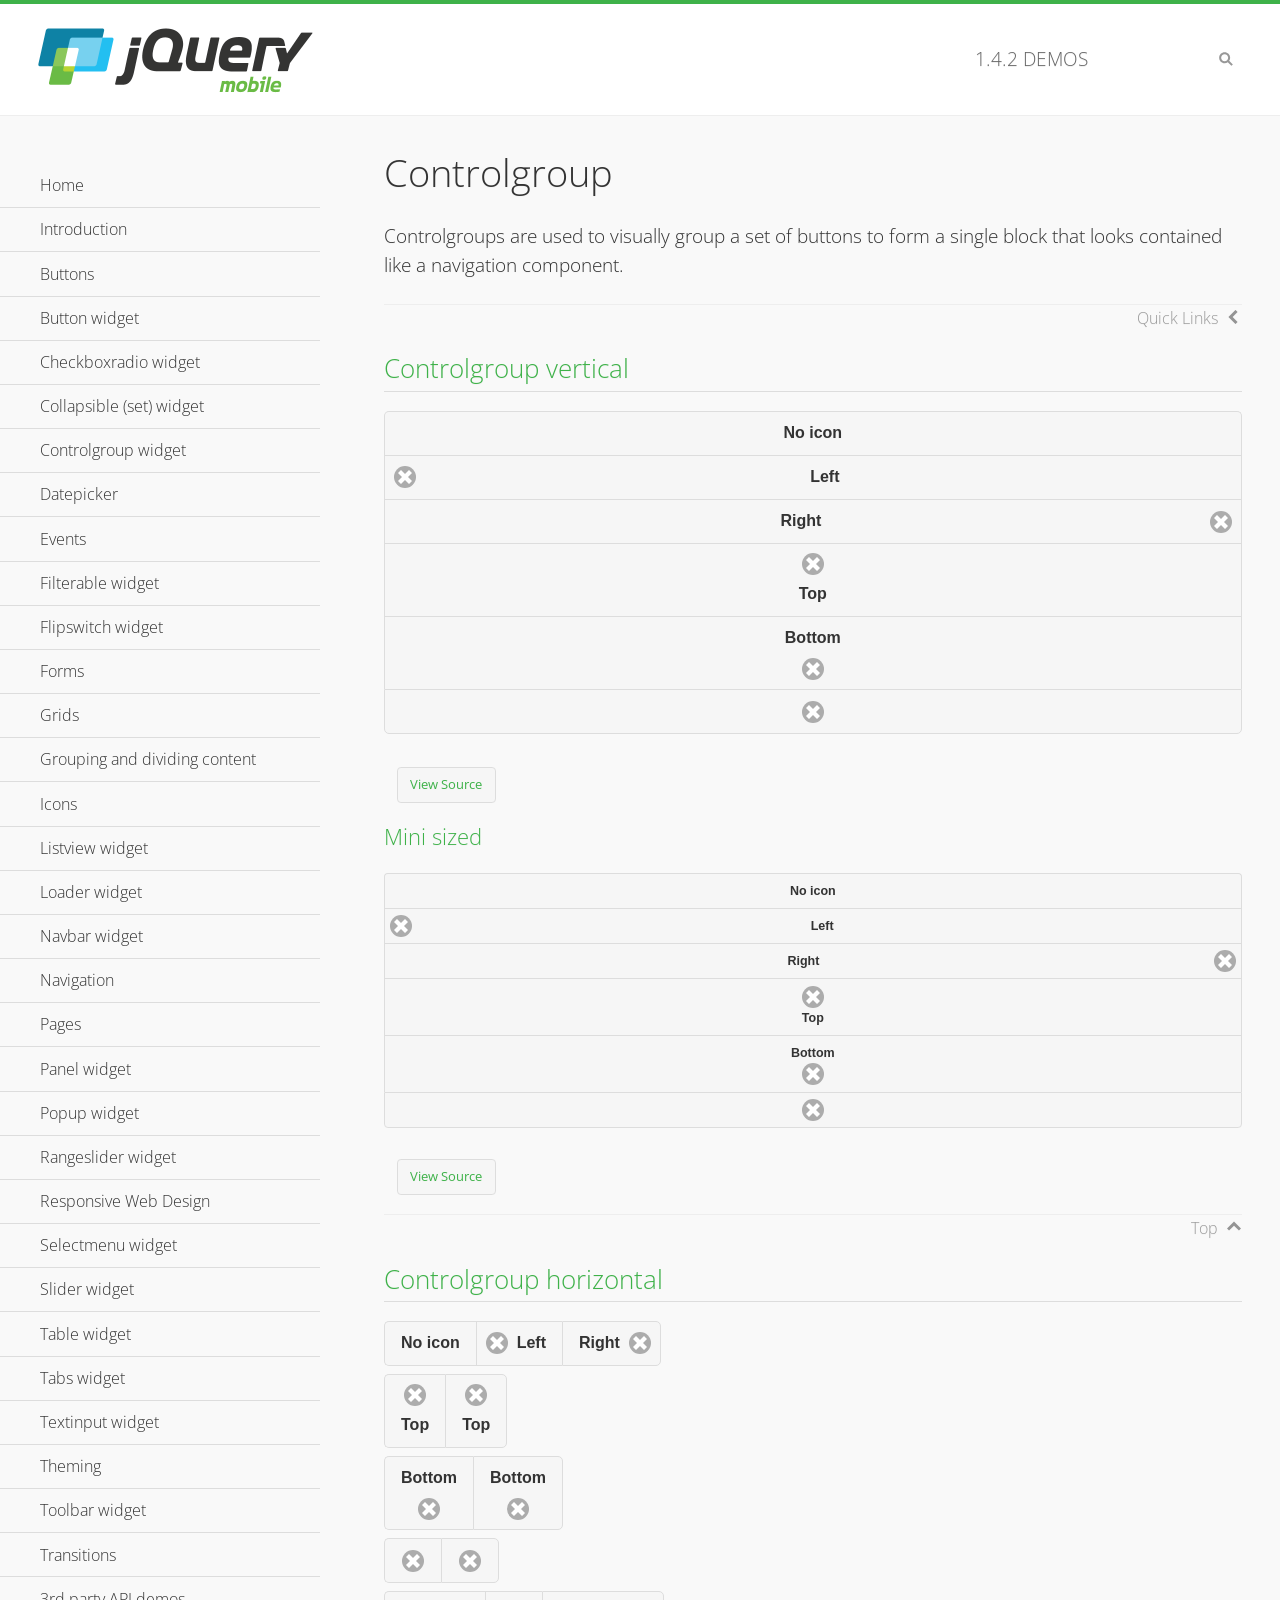
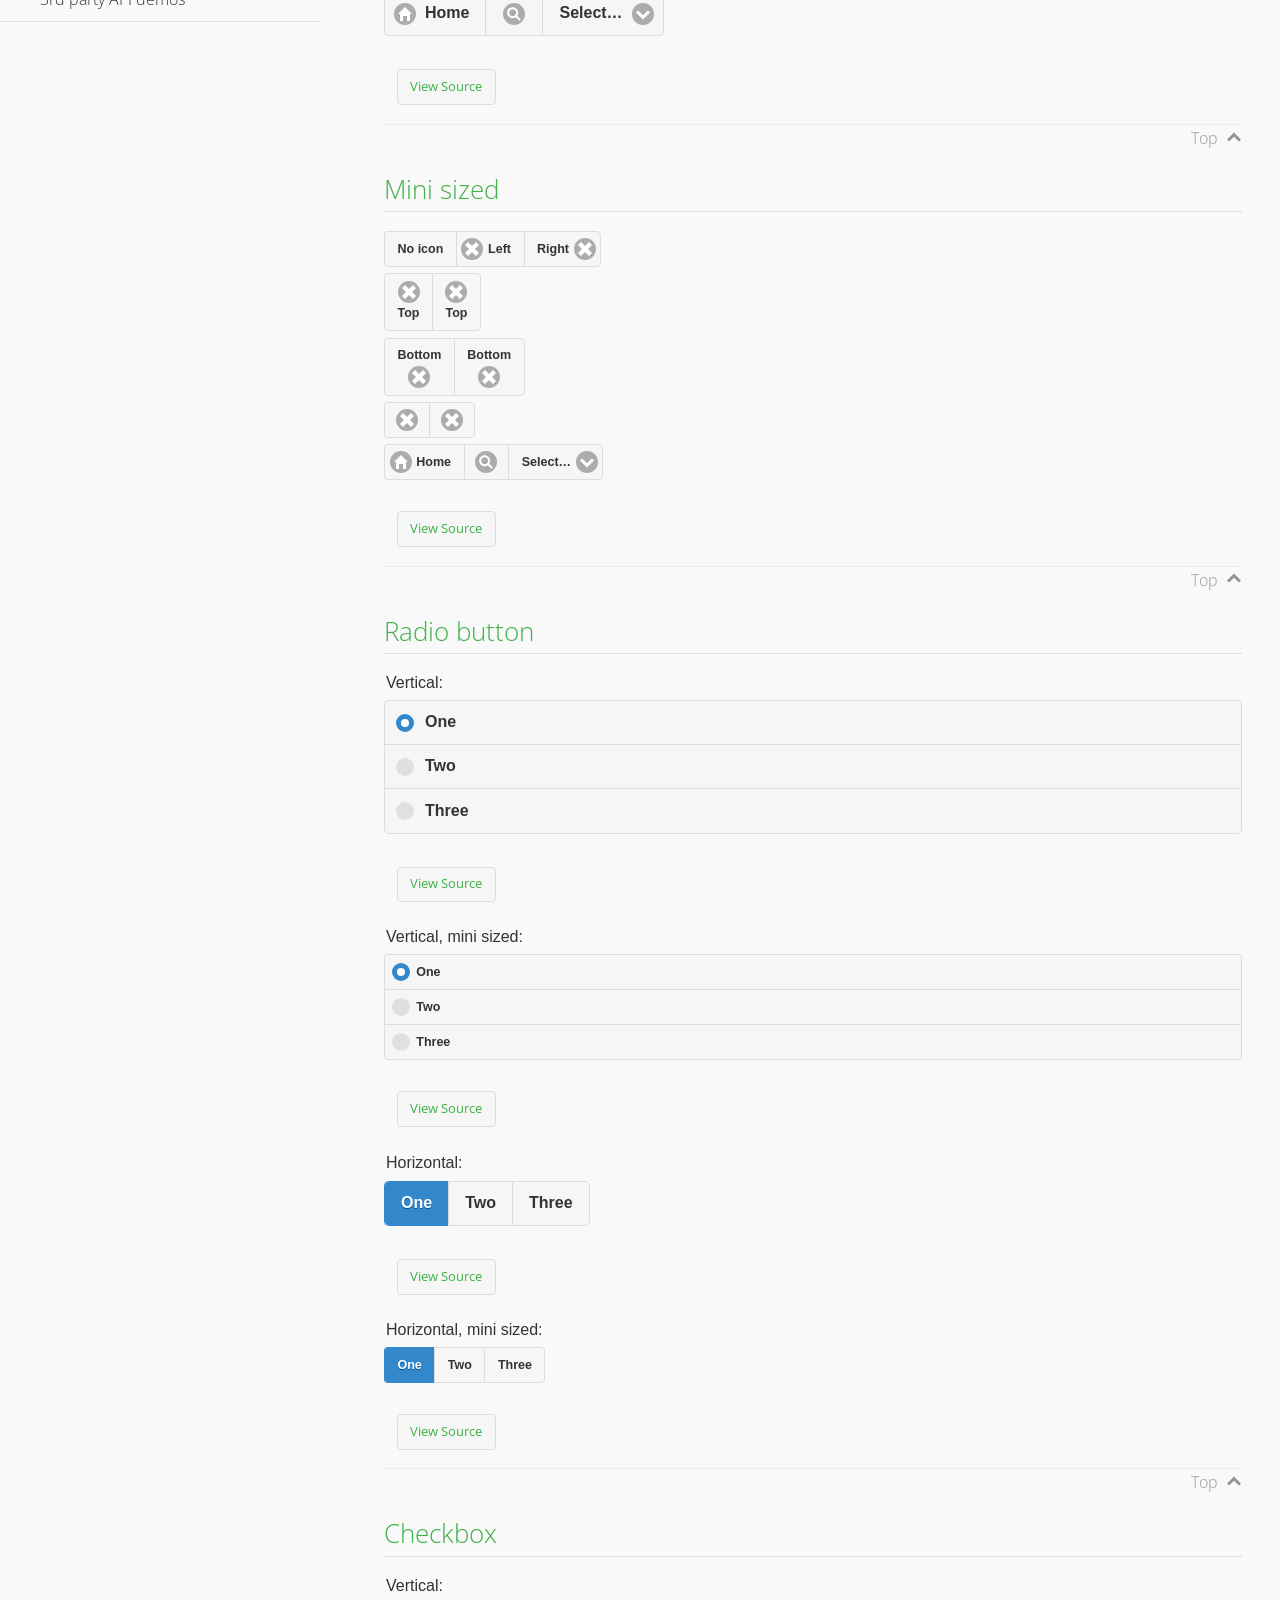
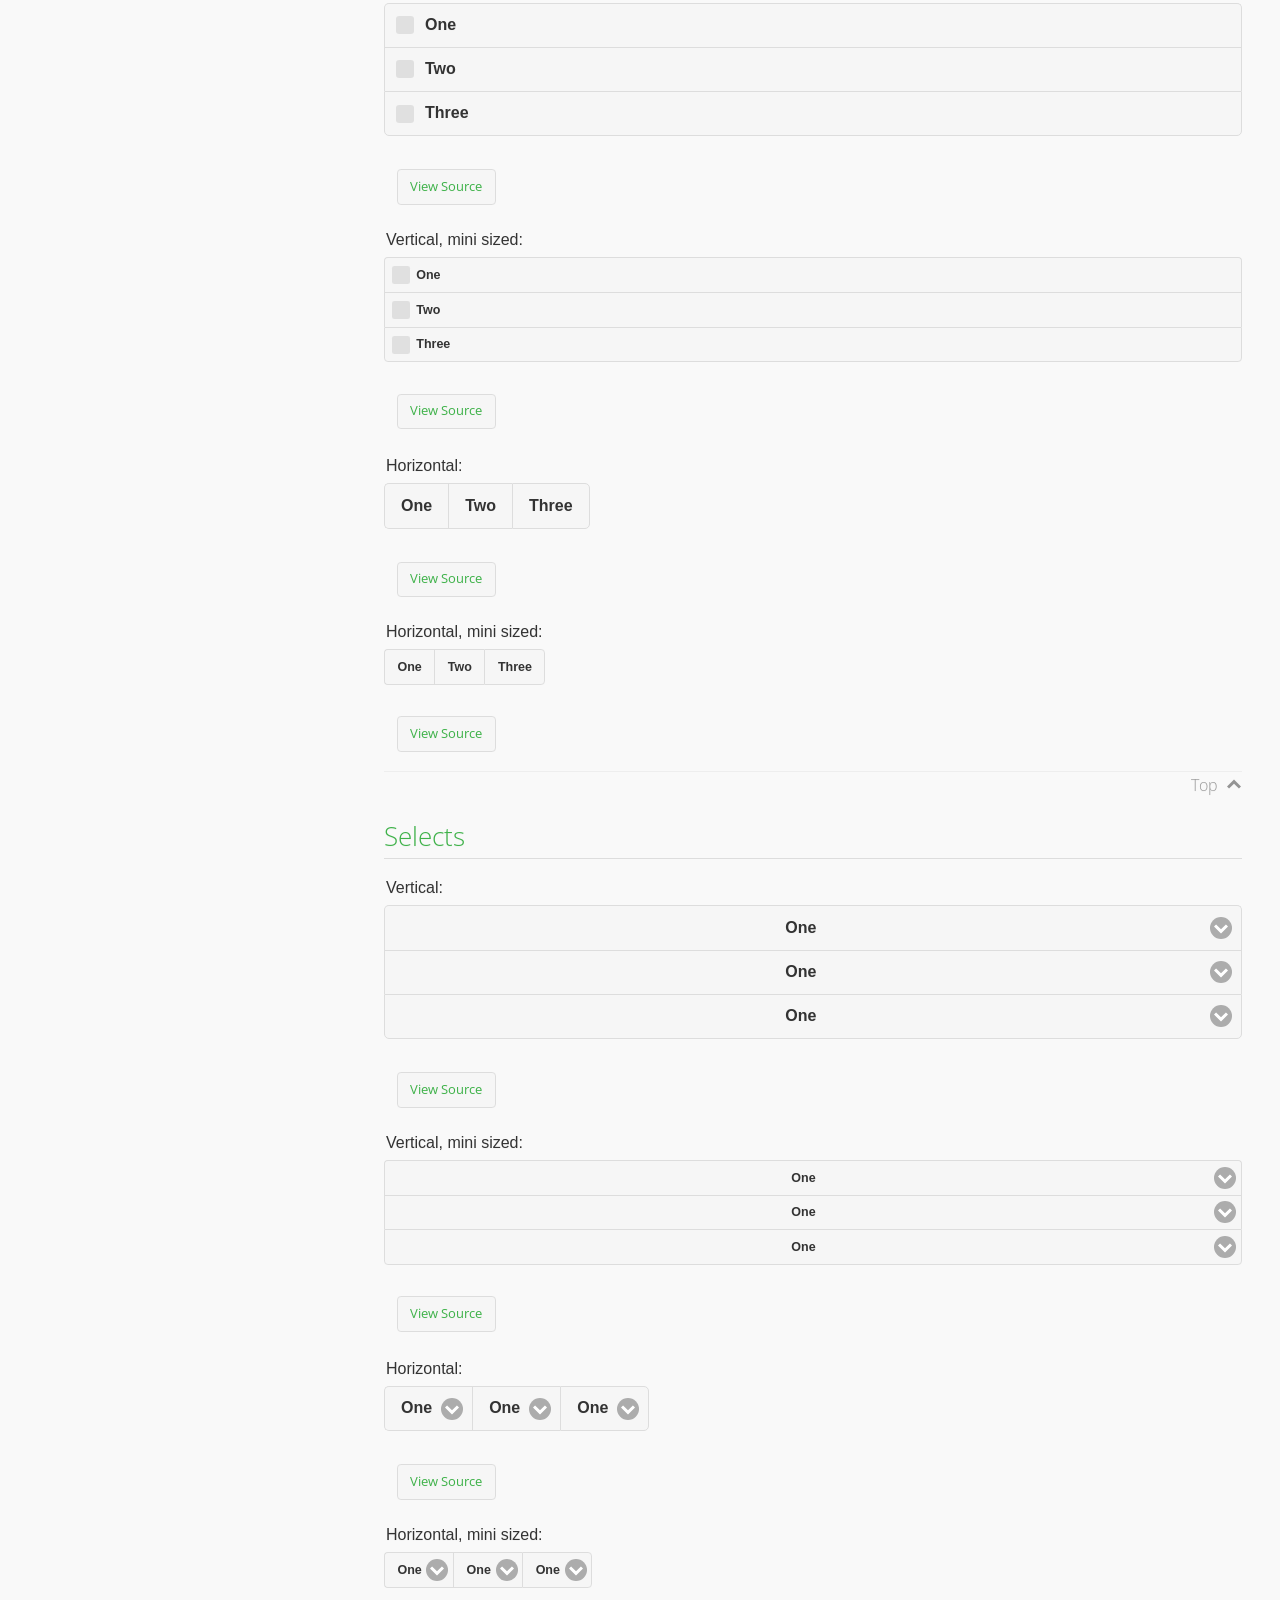
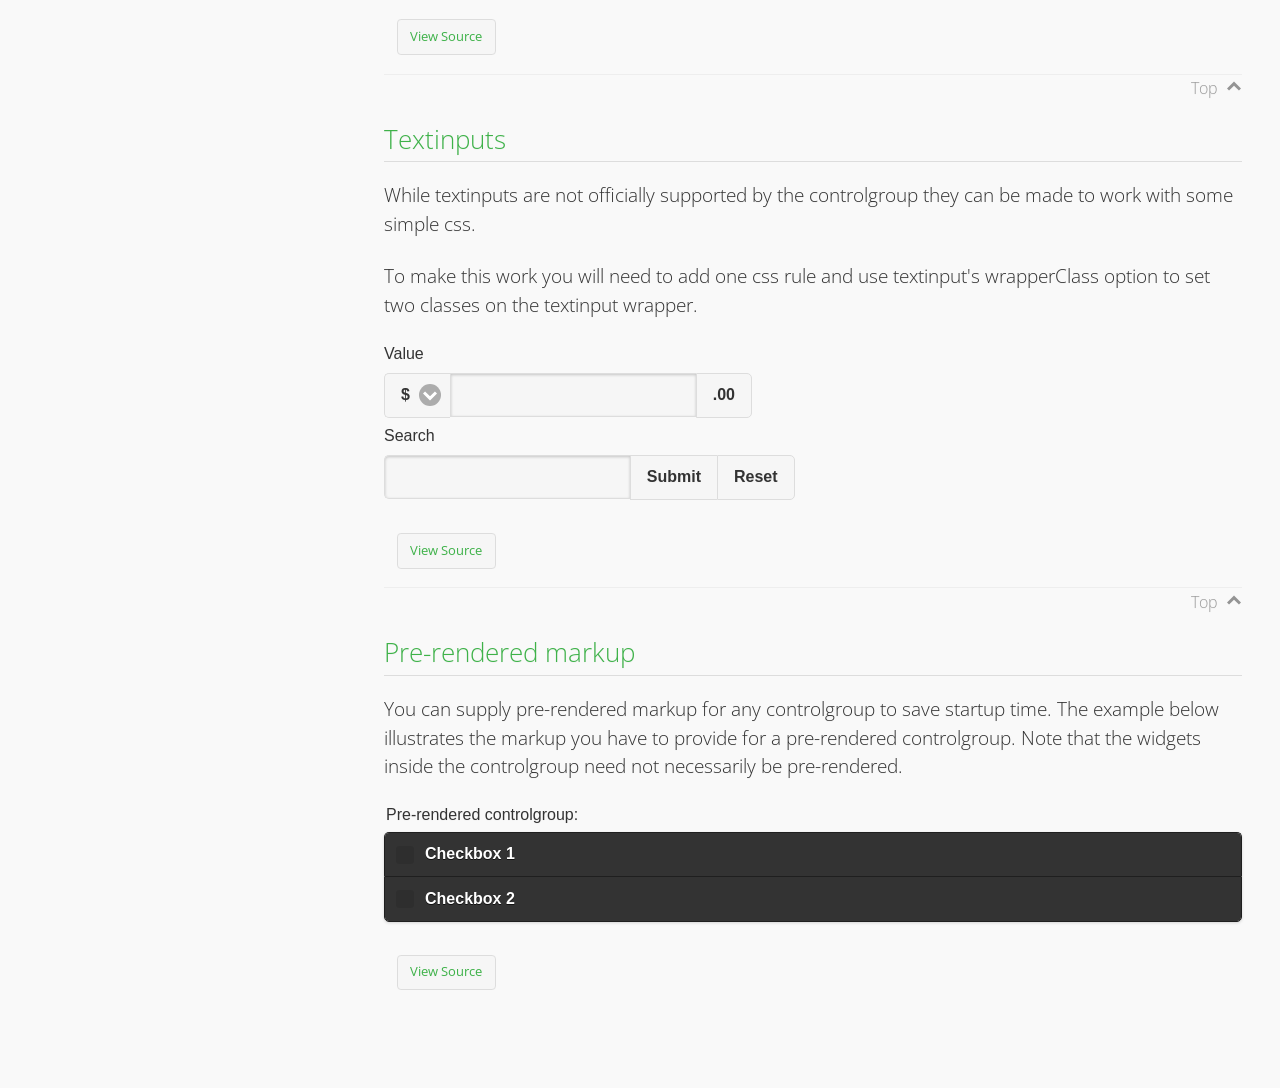
<file: js/lib/jquery.mobile-1.4.2/demos/controlgroup/index.html>
<!DOCTYPE html>
<html>
<head>
	<meta charset="utf-8">
	<meta name="viewport" content="width=device-width, initial-scale=1">
	<title>Controlgroup - jQuery Mobile Demos</title>
	    <link rel="stylesheet" href="../css/themes/default/jquery.mobile-1.4.2.min.css">
	    <link rel="stylesheet" href="../_assets/css/jqm-demos.css">
	    <link rel="shortcut icon" href="../favicon.ico">
	    <link rel="stylesheet" href="http://fonts.googleapis.com/css?family=Open+Sans:300,400,700">
	    <script src="../js/jquery.js"></script>
	    <script src="../_assets/js/index.js"></script>
	    <script src="../js/jquery.mobile-1.4.2.min.js"></script>
	    <style>
	        #demo-borders .ui-collapsible .ui-collapsible-heading .ui-btn { border-top-width: 1px !important; }
	    </style>
	    <style id="textinput-controlgroup">
			.controlgroup-textinput{
				padding-top:.22em;
				padding-bottom:.22em;
			}
	    </style>
	</head>
	<body>
	<div data-role="page" class="jqm-demos" data-quicklinks="true">

	    <div data-role="header" class="jqm-header">
			<h2><a href="../" title="jQuery Mobile Demos home"><img src="../_assets/img/jquery-logo.png" alt="jQuery Mobile"></a></h2>
		<p><span class="jqm-version"></span> Demos</p>
	        <a href="#" class="jqm-navmenu-link ui-btn ui-btn-icon-notext ui-corner-all ui-icon-bars ui-nodisc-icon ui-alt-icon ui-btn-left">Menu</a>
	        <a href="#" class="jqm-search-link ui-btn ui-btn-icon-notext ui-corner-all ui-icon-search ui-nodisc-icon ui-alt-icon ui-btn-right">Search</a>
		    </div><!-- /header -->

	    <div role="main" class="ui-content jqm-content">

        <h1>Controlgroup</h1>

        <p>Controlgroups are used to visually group a set of buttons to form a single block that looks contained like a navigation component.
        </p>

		<h2>Controlgroup vertical</h2>

			<div data-demo-html="true">
				<div data-role="controlgroup">
					<a href="#" class="ui-btn ui-corner-all">No icon</a>
					<a href="#" class="ui-btn ui-corner-all ui-icon-delete ui-btn-icon-left">Left</a>
					<a href="#" class="ui-btn ui-corner-all ui-icon-delete ui-btn-icon-right">Right</a>
					<a href="#" class="ui-btn ui-corner-all ui-icon-delete ui-btn-icon-top">Top</a>
					<a href="#" class="ui-btn ui-corner-all ui-icon-delete ui-btn-icon-bottom">Bottom</a>
					<a href="#" class="ui-btn ui-corner-all ui-icon-delete ui-btn-icon-notext">Icon only</a>
				</div>
			</div><!--/demo-html -->

			<h3>Mini sized</h3>

			<div data-demo-html="true">
				<div data-role="controlgroup" data-mini="true">
					<a href="#" class="ui-btn ui-corner-all">No icon</a>
					<a href="#" class="ui-btn ui-corner-all ui-icon-delete ui-btn-icon-left">Left</a>
					<a href="#" class="ui-btn ui-corner-all ui-icon-delete ui-btn-icon-right">Right</a>
					<a href="#" class="ui-btn ui-corner-all ui-icon-delete ui-btn-icon-top">Top</a>
					<a href="#" class="ui-btn ui-corner-all ui-icon-delete ui-btn-icon-bottom">Bottom</a>
					<a href="#" class="ui-btn ui-corner-all ui-icon-delete ui-btn-icon-notext">Icon only</a>
				</div>
			</div><!--/demo-html -->

		<h2>Controlgroup horizontal</h2>

			<div data-demo-html="true">
				<div data-role="controlgroup" data-type="horizontal">
					<a href="#" class="ui-btn ui-corner-all">No icon</a>
					<a href="#" class="ui-btn ui-corner-all ui-icon-delete ui-btn-icon-left">Left</a>
					<a href="#" class="ui-btn ui-corner-all ui-icon-delete ui-btn-icon-right">Right</a>
				</div>
				<div data-role="controlgroup" data-type="horizontal">
					<a href="#" class="ui-btn ui-corner-all ui-icon-delete ui-btn-icon-top">Top</a>
					<a href="#" class="ui-btn ui-corner-all ui-icon-delete ui-btn-icon-top">Top</a>
				</div>
				<div data-role="controlgroup" data-type="horizontal">
					<a href="#" class="ui-btn ui-corner-all ui-icon-delete ui-btn-icon-bottom">Bottom</a>
					<a href="#" class="ui-btn ui-corner-all ui-icon-delete ui-btn-icon-bottom">Bottom</a>
				</div>
				<div data-role="controlgroup" data-type="horizontal">
					<a href="#" class="ui-btn ui-corner-all ui-icon-delete ui-btn-icon-notext">Icon only</a>
					<a href="#" class="ui-btn ui-corner-all ui-icon-delete ui-btn-icon-notext">Icon only</a>
				</div>
				<form>
					<fieldset data-role="controlgroup" data-type="horizontal">
						<button data-icon="home">Home</button>
						<button data-icon="search" data-iconpos="notext">Search</button>
						<label for="select-more-1a" class="ui-hidden-accessible">More</label>
						<select name="select-more-1a" id="select-more-1a">
							<option value="">Select&hellip;</option>
							<option value="#">One</option>
							<option value="#">Two</option>
							<option value="#">Three</option>
						</select>
					</fieldset>
				</form>
			</div><!--/demo-html -->

		<h2>Mini sized</h2>

			<div data-demo-html="true">
				<div data-role="controlgroup" data-type="horizontal" data-mini="true">
					<a href="#" class="ui-btn ui-corner-all">No icon</a>
					<a href="#" class="ui-btn ui-corner-all ui-icon-delete ui-btn-icon-left">Left</a>
					<a href="#" class="ui-btn ui-corner-all ui-icon-delete ui-btn-icon-right">Right</a>
				</div>
				<div data-role="controlgroup" data-type="horizontal" data-mini="true">
					<a href="#" class="ui-btn ui-corner-all ui-icon-delete ui-btn-icon-top">Top</a>
					<a href="#" class="ui-btn ui-corner-all ui-icon-delete ui-btn-icon-top">Top</a>
				</div>
				<div data-role="controlgroup" data-type="horizontal" data-mini="true">
					<a href="#" class="ui-btn ui-corner-all ui-icon-delete ui-btn-icon-bottom">Bottom</a>
					<a href="#" class="ui-btn ui-corner-all ui-icon-delete ui-btn-icon-bottom">Bottom</a>
				</div>
				<div data-role="controlgroup" data-type="horizontal" data-mini="true">
					<a href="#" class="ui-btn ui-corner-all ui-icon-delete ui-btn-icon-notext">Icon only</a>
					<a href="#" class="ui-btn ui-corner-all ui-icon-delete ui-btn-icon-notext">Icon only</a>
				</div>
				<form>
					<fieldset data-role="controlgroup" data-type="horizontal" data-mini="true">
						<button data-icon="home">Home</button>
						<button data-icon="search" data-iconpos="notext">Search</button>
						<label for="select-more-2a" class="ui-hidden-accessible">More</label>
						<select name="select-more-2a" id="select-more-2a">
							<option value="">Select&hellip;</option>
							<option value="#">One</option>
							<option value="#">Two</option>
							<option value="#">Three</option>
						</select>
					</fieldset>
				</form>
			</div><!--/demo-html -->

			<h2>Radio button</h2>

				<div data-demo-html="true">
					<form>
					<fieldset data-role="controlgroup">
						<legend>Vertical:</legend>
						<input type="radio" name="radio-choice-v-2" id="radio-choice-v-2a" value="on" checked="checked">
						<label for="radio-choice-v-2a">One</label>
						<input type="radio" name="radio-choice-v-2" id="radio-choice-v-2b" value="off">
						<label for="radio-choice-v-2b">Two</label>
						<input type="radio" name="radio-choice-v-2" id="radio-choice-v-2c" value="other">
						<label for="radio-choice-v-2c">Three</label>
					</fieldset>
					</form>
				</div><!--/demo-html -->

				<div data-demo-html="true">
					<form>
					<fieldset data-role="controlgroup" data-mini="true">
						<legend>Vertical, mini sized:</legend>
						<input type="radio" name="radio-choice-v-6" id="radio-choice-v-6a" value="on" checked="checked">
						<label for="radio-choice-v-6a">One</label>
						<input type="radio" name="radio-choice-v-6" id="radio-choice-v-6b" value="off">
						<label for="radio-choice-v-6b">Two</label>
						<input type="radio" name="radio-choice-v-6" id="radio-choice-v-6c" value="other">
						<label for="radio-choice-v-6c">Three</label>
					</fieldset>
					</form>
				</div><!--/demo-html -->

				<div data-demo-html="true">
					<form>
					<fieldset data-role="controlgroup" data-type="horizontal">
						<legend>Horizontal:</legend>
						<input type="radio" name="radio-choice-h-2" id="radio-choice-h-2a" value="on" checked="checked">
						<label for="radio-choice-h-2a">One</label>
						<input type="radio" name="radio-choice-h-2" id="radio-choice-h-2b" value="off">
						<label for="radio-choice-h-2b">Two</label>
						<input type="radio" name="radio-choice-h-2" id="radio-choice-h-2c" value="other">
						<label for="radio-choice-h-2c">Three</label>
					</fieldset>
					</form>
				</div><!--/demo-html -->

				<div data-demo-html="true">
					<form>
					<fieldset data-role="controlgroup" data-type="horizontal" data-mini="true">
						<legend>Horizontal, mini sized:</legend>
						<input type="radio" name="radio-choice-h-6" id="radio-choice-h-6a" value="on" checked="checked">
						<label for="radio-choice-h-6a">One</label>
						<input type="radio" name="radio-choice-h-6" id="radio-choice-h-6b" value="off">
						<label for="radio-choice-h-6b">Two</label>
						<input type="radio" name="radio-choice-h-6" id="radio-choice-h-6c" value="other">
						<label for="radio-choice-h-6c">Three</label>
					</fieldset>
					</form>
				</div><!--/demo-html -->

			<h2>Checkbox</h2>

				<div data-demo-html="true">
					<form>
					<fieldset data-role="controlgroup">
						<legend>Vertical:</legend>
						<input type="checkbox" name="checkbox-v-2a" id="checkbox-v-2a">
						<label for="checkbox-v-2a">One</label>
						<input type="checkbox" name="checkbox-v-2b" id="checkbox-v-2b">
						<label for="checkbox-v-2b">Two</label>
						<input type="checkbox" name="checkbox-v-2c" id="checkbox-v-2c">
						<label for="checkbox-v-2c">Three</label>
					</fieldset>
					</form>
				</div><!--/demo-html -->

				<div data-demo-html="true">
					<form>
					<fieldset data-role="controlgroup" data-mini="true">
						<legend>Vertical, mini sized:</legend>
						<input type="checkbox" name="checkbox-v-6a" id="checkbox-v-6a">
						<label for="checkbox-v-6a">One</label>
						<input type="checkbox" name="checkbox-v-6b" id="checkbox-v-6b">
						<label for="checkbox-v-6b">Two</label>
						<input type="checkbox" name="checkbox-v-6c" id="checkbox-v-6c">
						<label for="checkbox-v-6c">Three</label>
					</fieldset>
					</form>
				</div><!--/demo-html -->

				<div data-demo-html="true">
					<form>
					<fieldset data-role="controlgroup" data-type="horizontal">
						<legend>Horizontal:</legend>
						<input type="checkbox" name="checkbox-h-2a" id="checkbox-h-2a">
						<label for="checkbox-h-2a">One</label>
						<input type="checkbox" name="checkbox-h-2b" id="checkbox-h-2b">
						<label for="checkbox-h-2b">Two</label>
						<input type="checkbox" name="checkbox-h-2c" id="checkbox-h-2c">
						<label for="checkbox-h-2c">Three</label>
					</fieldset>
					</form>
				</div><!--/demo-html -->

				<div data-demo-html="true">
					<form>
					<fieldset data-role="controlgroup" data-type="horizontal" data-mini="true">
						<legend>Horizontal, mini sized:</legend>
						<input type="checkbox" name="checkbox-h-6a" id="checkbox-h-6a">
						<label for="checkbox-h-6a">One</label>
						<input type="checkbox" name="checkbox-h-6b" id="checkbox-h-6b">
						<label for="checkbox-h-6b">Two</label>
						<input type="checkbox" name="checkbox-h-6c" id="checkbox-h-6c">
						<label for="checkbox-h-6c">Three</label>
					</fieldset>
					</form>
				</div><!--/demo-html -->

			<h2>Selects</h2>

				<div data-demo-html="true">
					<form>
					<fieldset data-role="controlgroup">
						<legend>Vertical:</legend>
						<label for="select-v-2a">Select A</label>
						<select name="select-v-2a" id="select-v-2a">
							<option value="#">One</option>
							<option value="#">Two</option>
							<option value="#">Three</option>
						</select>
						<label for="select-v-2b">Select B</label>
						<select name="select-v-2b" id="select-v-2b">
							<option value="#">One</option>
							<option value="#">Two</option>
							<option value="#">Three</option>
						</select>
						<label for="select-v-2c">Select C</label>
						<select name="select-v-2c" id="select-v-2c">
							<option value="#">One</option>
							<option value="#">Two</option>
							<option value="#">Three</option>
						</select>
					</fieldset>
					</form>
				</div><!--/demo-html -->

				<div data-demo-html="true">
					<form>
					<fieldset data-role="controlgroup" data-mini="true">
						<legend>Vertical, mini sized:</legend>
						<label for="select-v-6a">Select A</label>
						<select name="select-v-6a" id="select-v-6a">
							<option value="#">One</option>
							<option value="#">Two</option>
							<option value="#">Three</option>
						</select>
						<label for="select-v-6b">Select B</label>
						<select name="select-v-6b" id="select-v-6b">
							<option value="#">One</option>
							<option value="#">Two</option>
							<option value="#">Three</option>
						</select>
						<label for="select-v-6c">Select C</label>
						<select name="select-v-6c" id="select-v-6c">
							<option value="#">One</option>
							<option value="#">Two</option>
							<option value="#">Three</option>
						</select>
					</fieldset>
					</form>
				</div><!--/demo-html -->

				<div data-demo-html="true">
					<form>
					<fieldset data-role="controlgroup" data-type="horizontal">
						<legend>Horizontal:</legend>
						<label for="select-h-2a">Select A</label>
						<select name="select-h-2a" id="select-h-2a">
							<option value="#">One</option>
							<option value="#">Two</option>
							<option value="#">Three</option>
						</select>
						<label for="select-h-2b">Select B</label>
						<select name="select-h-2b" id="select-h-2b">
							<option value="#">One</option>
							<option value="#">Two</option>
							<option value="#">Three</option>
						</select>
						<label for="select-h-2c">Select C</label>
						<select name="select-h-2c" id="select-h-2c">
							<option value="#">One</option>
							<option value="#">Two</option>
							<option value="#">Three</option>
						</select>
					</fieldset>
					</form>
				</div><!--/demo-html -->

				<div data-demo-html="true">
					<form>
					<fieldset data-role="controlgroup" data-type="horizontal" data-mini="true">
						<legend>Horizontal, mini sized:</legend>
						<label for="select-h-6a">Select A</label>
						<select name="select-h-6a" id="select-h-6a">
							<option value="#">One</option>
							<option value="#">Two</option>
							<option value="#">Three</option>
						</select>
						<label for="select-h-6b">Select B</label>
						<select name="select-h-6b" id="select-h-6b">
							<option value="#">One</option>
							<option value="#">Two</option>
							<option value="#">Three</option>
						</select>
						<label for="select-h-6c">Select C</label>
						<select name="select-h-6c" id="select-h-6c">
							<option value="#">One</option>
							<option value="#">Two</option>
							<option value="#">Three</option>
						</select>
					</fieldset>
					</form>
				</div><!--/demo-html -->

				<h2>Textinputs</h2>
				<p>While textinputs are not officially supported by the controlgroup they can be made to work with some simple css.</p>
				<p>To make this work you will need to add one css rule and use textinput's wrapperClass option to set two classes on the textinput wrapper.</p>
				<div data-demo-html="true" data-demo-css="#textinput-controlgroup">
					<label for="currency-controlgroup">Value</label>
					<div data-role="controlgroup" data-type="horizontal">
						<select>
							<option>$</option>
							<option>€</option>
							<option>£</option>
							<option>¥</option>
							<option>₩</option>
							<option>₹</option>
						</select>
						<input id="currency-controlgroup" type="text" data-wrapper-class="controlgroup-textinput ui-btn">
						<button>.00</button>
					</div>
					<label for="search-control-group">Search</label>
					<div data-role="controlgroup" data-type="horizontal">
						<input type="text" id="search-control-group" data-wrapper-class="controlgroup-textinput ui-btn">
						<button>Submit</button>
						<button>Reset</button>
					</div>
				</div>

		<h2>Pre-rendered markup</h2>
		<p>You can supply pre-rendered markup for any controlgroup to save startup time. The example below illustrates the markup you have to provide for a pre-rendered controlgroup. Note that the widgets inside the controlgroup need not necessarily be pre-rendered.</p>
		<div data-demo-html="true">
			<div data-role="controlgroup" data-enhanced="true" class="ui-controlgroup ui-controlgroup-vertical ui-group-theme-b ui-corner-all">
				<div role="heading" class="ui-controlgroup-label">
					<legend>Pre-rendered controlgroup:</legend>
				</div>
				<div class="ui-controlgroup-controls ui-shadow">
					<label for="pre-rendered-cb-1" class="ui-first-child">Checkbox 1</label>
					<input type="checkbox" id="pre-rendered-cb-1" name="pre-rendered-cb-1" value="1"></input>
					<label for="pre-rendered-cb-2" class="ui-last-child">Checkbox 2</label>
					<input type="checkbox" id="pre-rendered-cb-2" name="pre-rendered-cb-2" value="2"></input>
				</div>
			</div>
		</div>

	</div><!-- /content -->
	    <div data-role="panel" class="jqm-navmenu-panel" data-position="left" data-display="overlay" data-theme="a">
	    	<ul class="jqm-list ui-alt-icon ui-nodisc-icon">
<li data-filtertext="demos homepage" data-icon="home"><a href=".././">Home</a></li>
<li data-filtertext="introduction overview getting started"><a href="../intro/" data-ajax="false">Introduction</a></li>
<li data-filtertext="buttons button markup buttonmarkup method anchor link button element"><a href="../button-markup/" data-ajax="false">Buttons</a></li>
<li data-filtertext="form button widget input button submit reset"><a href="../button/" data-ajax="false">Button widget</a></li>
<li data-role="collapsible" data-collapsed-icon="carat-d" data-expanded-icon="carat-u" data-iconpos="right" data-inset="false">
	<h3>Checkboxradio widget</h3>
	<ul>
		<li data-filtertext="form checkboxradio widget checkbox input checkboxes controlgroups"><a href="../checkboxradio-checkbox/" data-ajax="false">Checkboxes</a></li>
		<li data-filtertext="form checkboxradio widget radio input radio buttons controlgroups"><a href="../checkboxradio-radio/" data-ajax="false">Radio buttons</a></li>
	</ul>
</li>
<li data-role="collapsible" data-collapsed-icon="carat-d" data-expanded-icon="carat-u" data-iconpos="right" data-inset="false">
	<h3>Collapsible (set) widget</h3>
	<ul>
		<li data-filtertext="collapsibles content formatting"><a href="../collapsible/" data-ajax="false">Collapsible</a></li>
		<li data-filtertext="dynamic collapsible set accordion append expand"><a href="../collapsible-dynamic/" data-ajax="false">Dynamic collapsibles</a></li>
		<li data-filtertext="accordions collapsible set widget content formatting grouped collapsibles"><a href="../collapsibleset/" data-ajax="false">Collapsible set</a></li>
	</ul>
</li>
<li data-role="collapsible" data-collapsed-icon="carat-d" data-expanded-icon="carat-u" data-iconpos="right" data-inset="false">
	<h3>Controlgroup widget</h3>
	<ul>
		<li data-filtertext="controlgroups selectmenu checkboxradio input grouped buttons horizontal vertical"><a href="../controlgroup/" data-ajax="false">Controlgroup</a></li>
		<li data-filtertext="dynamic controlgroup dynamically add buttons"><a href="../controlgroup-dynamic/" data-ajax="false">Dynamic controlgroups</a></li>
	</ul>
</li>
<li data-filtertext="form datepicker widget date input"><a href="../datepicker/" data-ajax="false">Datepicker</a></li>
<li data-role="collapsible" data-collapsed-icon="carat-d" data-expanded-icon="carat-u" data-iconpos="right" data-inset="false">
	<h3>Events</h3>
	<ul>
		<li data-filtertext="swipe to delete list items listviews swipe events"><a href="../swipe-list/" data-ajax="false">Swipe list items</a></li>
		<li data-filtertext="swipe to navigate swipe page navigation swipe events"><a href="../swipe-page/" data-ajax="false">Swipe page navigation</a></li>
	</ul>
</li>
<li data-filtertext="filterable filter elements sorting searching listview table"><a href="../filterable/" data-ajax="false">Filterable widget</a></li>
<li data-filtertext="form flipswitch widget flip toggle switch binary select checkbox input"><a href="../flipswitch/" data-ajax="false">Flipswitch widget</a></li>
<li data-role="collapsible" data-collapsed-icon="carat-d" data-expanded-icon="carat-u" data-iconpos="right" data-inset="false">
	<h3>Forms</h3>
	<ul>
		<li data-filtertext="forms text checkbox radio range button submit reset inputs selects textarea slider flipswitch label form elements"><a href="../forms/" data-ajax="false">Forms</a></li>
		<li data-filtertext="form hide labels hidden accessible ui-hidden-accessible forms"><a href="../forms-label-hidden-accessible/" data-ajax="false">Hide labels</a></li>
		<li data-filtertext="form field containers fieldcontain ui-field-contain forms"><a href="../forms-field-contain/" data-ajax="false">Field containers</a></li>
		<li data-filtertext="forms disabled form elements"><a href="../forms-disabled/" data-ajax="false">Forms disabled</a></li>
		<li data-filtertext="forms gallery examples overview forms text checkbox radio range button submit reset inputs selects textarea slider flipswitch label form elements"><a href="../forms-gallery/" data-ajax="false">Forms gallery</a></li>
	</ul>
</li>
<li data-role="collapsible" data-collapsed-icon="carat-d" data-expanded-icon="carat-u" data-iconpos="right" data-inset="false">
	<h3>Grids</h3>
	<ul>
		<li data-filtertext="grids columns blocks content formatting rwd responsive css framework"><a href="../grids/" data-ajax="false">Grids</a></li>
		<li data-filtertext="buttons in grids css framework"><a href="../grids-buttons/" data-ajax="false">Buttons in grids</a></li>
		<li data-filtertext="custom responsive grids rwd css framework"><a href="../grids-custom-responsive/" data-ajax="false">Custom responsive grids</a></li>
	</ul>
</li>
<li data-filtertext="blocks content formatting sections heading"><a href="../body-bar-classes/" data-ajax="false">Grouping and dividing content</a></li>
<li data-role="collapsible" data-collapsed-icon="carat-d" data-expanded-icon="carat-u" data-iconpos="right" data-inset="false">
	<h3>Icons</h3>
	<ul>
		<li data-filtertext="button icons svg disc alt custom icon position"><a href="../icons/" data-ajax="false">Icons</a></li>
		<li data-filtertext=""><a href="../icons-grunticon/" data-ajax="false">Grunticon loader</a></li>
	</ul>
</li>
<li data-role="collapsible" data-collapsed-icon="carat-d" data-expanded-icon="carat-u" data-iconpos="right" data-inset="false">
	<h3>Listview widget</h3>
	<ul>
		<li data-filtertext="listview widget thumbnails icons nested split button collapsible ul ol"><a href="../listview/" data-ajax="false">Listview</a></li>
		<li data-filtertext="autocomplete filterable reveal listview filtertextbeforefilter placeholder"><a href="../listview-autocomplete/" data-ajax="false">Listview autocomplete</a></li>
		<li data-filtertext="autocomplete filterable reveal listview remote data filtertextbeforefilter placeholder"><a href="../listview-autocomplete-remote/" data-ajax="false">Listview autocomplete remote data</a></li>
		<li data-filtertext="autodividers anchor jump scroll linkbars listview lists ul ol"><a href="../listview-autodividers-linkbar/" data-ajax="false">Listview autodividers linkbar</a></li>
		<li data-filtertext="listview autodividers selector autodividersselector lists ul ol"><a href="../listview-autodividers-selector/" data-ajax="false">Listview autodividers selector</a></li>
		<li data-filtertext="listview nested list items"><a href="../listview-nested-lists/" data-ajax="false">Listview Nested Listviews</a></li>
		<li data-filtertext="listview collapsible list items flat"><a href="../listview-collapsible-item-flat/" data-ajax="false">Listview collapsible list items (flat)</a></li>
		<li data-filtertext="listview collapsible list indented"><a href="../listview-collapsible-item-indented/" data-ajax="false">Listview collapsible list items (indented)</a></li>
		<li data-filtertext="grid listview responsive grids responsive listviews lists ul"><a href="../listview-grid/" data-ajax="false">Listview responsive grid</a></li>
	</ul>
</li>
<li data-filtertext="loader widget page loading navigation overlay spinner"><a href="../loader/" data-ajax="false">Loader widget</a></li>
<li data-filtertext="navbar widget navmenu toolbars header footer"><a href="../navbar/" data-ajax="false">Navbar widget</a></li>
<li data-role="collapsible" data-collapsed-icon="carat-d" data-expanded-icon="carat-u" data-iconpos="right" data-inset="false">
	<h3>Navigation</h3>
	<ul>
		<li data-filtertext="ajax navigation navigate widget history event method"><a href="../navigation/" data-ajax="false">Navigation</a></li>
		<li data-filtertext="linking pages page links navigation ajax prefetch cache"><a href="../navigation-linking-pages/" data-ajax="false">Linking pages</a></li>
		<li data-filtertext="php redirect server redirection server-side navigation"><a href="../navigation-php-redirect/" data-ajax="false">PHP redirect demo</a></li>
		<li data-filtertext="navigation redirection hash query"><a href="../navigation-hash-processing/" data-ajax="false">Hash processing demo</a></li>
	</ul>
</li>
<li data-role="collapsible" data-collapsed-icon="carat-d" data-expanded-icon="carat-u" data-iconpos="right" data-inset="false">
	<h3>Pages</h3>
	<ul>
		<li data-filtertext="pages page widget ajax navigation"><a href="../pages/" data-ajax="false">Pages</a></li>
		<li data-filtertext="single page"><a href="../pages-single-page/" data-ajax="false">Single page</a></li>
		<li data-filtertext="multipage multi-page page"><a href="../pages-multi-page/" data-ajax="false">Multi-page template</a></li>
		<li data-filtertext="dialog page widget modal popup"><a href="../pages-dialog/" data-ajax="false">Dialog page</a></li>
	</ul>
</li>
<li data-role="collapsible" data-collapsed-icon="carat-d" data-expanded-icon="carat-u" data-iconpos="right" data-inset="false">
	<h3>Panel widget</h3>
	<ul>
		<li data-filtertext="panel widget sliding panels reveal push overlay responsive"><a href="../panel/" data-ajax="false">Panel</a></li>
		<li data-filtertext=""><a href="../panel-external/" data-ajax="false">External panels</a></li>
		<li data-filtertext="panel "><a href="../panel-fixed/" data-ajax="false">Fixed panels</a></li>
		<li data-filtertext="panel slide panels sliding panels shadow rwd responsive breakpoint"><a href="../panel-responsive/" data-ajax="false">Panels responsive</a></li>
		<li data-filtertext="panel custom style custom panel width reveal shadow listview panel styling page background wrapper"><a href="../panel-styling/" data-ajax="false">Custom panel style</a></li>
		<li data-filtertext="panel open on swipe"><a href="../panel-swipe-open/" data-ajax="false">Panel open on swipe</a></li>
		<li data-filtertext="panels outside page internal external toolbars"><a href="../panel-external-internal/" data-ajax="false">Panel external and internal</a></li>
	</ul>
</li>
<li data-role="collapsible" data-collapsed-icon="carat-d" data-expanded-icon="carat-u" data-iconpos="right" data-inset="false">
	<h3>Popup widget</h3>
	<ul>
		<li data-filtertext="popup widget popups dialog modal transition tooltip lightbox form overlay screen flip pop fade transition"><a href="../popup/" data-ajax="false">Popup</a></li>
		<li data-filtertext="popup alignment position"><a href="../popup-alignment/" data-ajax="false">Popup alignment</a></li>
		<li data-filtertext="popup arrow size popups popover"><a href="../popup-arrow-size/" data-ajax="false">Popup arrow size</a></li>
		<li data-filtertext="dynamic popups popup images lightbox"><a href="../popup-dynamic/" data-ajax="false">Dynamic popups</a></li>
		<li data-filtertext="popups with iframes scaling"><a href="../popup-iframe/" data-ajax="false">Popups with iframes</a></li>
		<li data-filtertext="popup image scaling"><a href="../popup-image-scaling/" data-ajax="false">Popup image scaling</a></li>
		<li data-filtertext="external popup outside multi-page"><a href="../popup-outside-multipage" data-ajax="false">Popup outside multi-page</a></li>
	</ul>
</li>
<li data-filtertext="form rangeslider widget dual sliders dual handle sliders range input"><a href="../rangeslider/" data-ajax="false">Rangeslider widget</a></li>
<li data-filtertext="responsive web design rwd adaptive progressive enhancement PE accessible mobile breakpoints media query media queries"><a href="../rwd/" data-ajax="false">Responsive Web Design</a></li>
<li data-role="collapsible" data-collapsed-icon="carat-d" data-expanded-icon="carat-u" data-iconpos="right" data-inset="false">
	<h3>Selectmenu widget</h3>
	<ul>
		<li data-filtertext="form selectmenu widget select input custom select menu selects"><a href="../selectmenu/" data-ajax="false">Selectmenu</a></li>
		<li data-filtertext="form custom select menu selectmenu widget custom menu option optgroup multiple selects"><a href="../selectmenu-custom/" data-ajax="false">Custom select menu</a></li>
		<li data-filtertext="filterable select filter popup dialog"><a href="../selectmenu-custom-filter/" data-ajax="false">Custom select menu with filter</a></li>
	</ul>
</li>
<li data-role="collapsible" data-collapsed-icon="carat-d" data-expanded-icon="carat-u" data-iconpos="right" data-inset="false">
	<h3>Slider widget</h3>
	<ul>
		<li data-filtertext="form slider widget range input single sliders"><a href="../slider/" data-ajax="false">Slider</a></li>
		<li data-filtertext="form slider widget flipswitch slider binary select flip toggle switch"><a href="../slider-flipswitch/" data-ajax="false">Slider flip toggle switch</a></li>
		<li data-filtertext="form slider tooltip handle value input range sliders"><a href="../slider-tooltip/" data-ajax="false">Slider tooltip</a></li>
	</ul>
</li>
<li data-role="collapsible" data-collapsed-icon="carat-d" data-expanded-icon="carat-u" data-iconpos="right" data-inset="false">
	<h3>Table widget</h3>
	<ul>
		<li data-filtertext="table widget reflow column toggle th td responsive tables rwd hide show tabular"><a href="../table-column-toggle/" data-ajax="false">Table Column Toggle</a></li>
		<li data-filtertext="table column toggle phone comparison demo"><a href="../table-column-toggle-example/" data-ajax="false">Table Column Toggle demo</a></li>
		<li data-filtertext="responsive tables table column toggle heading groups rwd breakpoint"><a href="../table-column-toggle-heading-groups/" data-ajax="false">Table Column Toggle heading groups</a></li>
		<li data-filtertext="responsive tables table column toggle hide rwd breakpoint customization options"><a href="../table-column-toggle-options/" data-ajax="false">Table Column Toggle options</a></li>
		<li data-filtertext="table reflow th td responsive rwd columns tabular"><a href="../table-reflow/" data-ajax="false">Table Reflow</a></li>
		<li data-filtertext="responsive tables table reflow heading groups rwd breakpoint"><a href="../table-reflow-heading-groups/" data-ajax="false">Table Reflow heading groups</a></li>
		<li data-filtertext="responsive tables table reflow stripes strokes table style"><a href="../table-reflow-stripes-strokes/" data-ajax="false">Table Reflow stripes and strokes</a></li>
		<li data-filtertext="responsive tables table reflow stack custom styles"><a href="../table-reflow-styling/" data-ajax="false">Table Reflow custom styles</a></li>
	</ul>
</li>
<li data-filtertext="ui tabs widget"><a href="../tabs/" data-ajax="false">Tabs widget</a></li>
<li data-filtertext="form textinput widget text input textarea number date time tel email file color password"><a href="../textinput/" data-ajax="false">Textinput widget</a></li>
<li data-role="collapsible" data-collapsed-icon="carat-d" data-expanded-icon="carat-u" data-iconpos="right" data-inset="false">
	<h3>Theming</h3>
	<ul>
		<li data-filtertext="default theme swatches theming style css"><a href="../theme-default/" data-ajax="false">Default theme</a></li>
		<li data-filtertext="classic theme old theme swatches theming style css"><a href="../theme-classic/" data-ajax="false">Classic theme</a></li>
	</ul>
</li>
<li data-role="collapsible" data-collapsed-icon="carat-d" data-expanded-icon="carat-u" data-iconpos="right" data-inset="false">
	<h3>Toolbar widget</h3>
	<ul>
		<li data-filtertext="toolbar widget header footer toolbars fixed fullscreen external sections"><a href="../toolbar/" data-ajax="false">Toolbar</a></li>
		<li data-filtertext="dynamic toolbars dynamically add toolbar header footer"><a href="../toolbar-dynamic/" data-ajax="false">Dynamic toolbars</a></li>
		<li data-filtertext="external toolbars header footer"><a href="../toolbar-external/" data-ajax="false">External toolbars</a></li>
		<li data-filtertext="fixed toolbars header footer"><a href="../toolbar-fixed/" data-ajax="false">Fixed toolbars</a></li>
		<li data-filtertext="fixed fullscreen toolbars header footer"><a href="../toolbar-fixed-fullscreen/" data-ajax="false">Fullscreen toolbars</a></li>
		<li data-filtertext="external fixed toolbars header footer"><a href="../toolbar-fixed-external/" data-ajax="false">Fixed external toolbars</a></li>
		<li data-filtertext="external persistent toolbars header footer navbar navmenu"><a href="../toolbar-fixed-persistent/" data-ajax="false">Persistent toolbars</a></li>
		<li data-filtertext="external ajax optimized toolbars persistent toolbars header footer navbar"><a href="../toolbar-fixed-persistent-optimized/" data-ajax="false">Ajax optimized toolbars</a></li>
		<li data-filtertext="form in toolbars header footer"><a href="../toolbar-fixed-forms/" data-ajax="false">Form in toolbar</a></li>
	</ul>
</li>
<li data-filtertext="page transitions animated pages popup navigation flip slide fade pop"><a href="../transitions/" data-ajax="false">Transitions</a></li>
<li data-role="collapsible" data-collapsed-icon="carat-d" data-expanded-icon="carat-u" data-iconpos="right" data-inset="false">
	<h3>3rd party API demos</h3>
	<ul>
		<li data-filtertext="backbone requirejs navigation router"><a href="../backbone-requirejs/" data-ajax="false">Backbone RequireJS</a></li>
		<li data-filtertext="google maps geolocation demo"><a href="../map-geolocation/" data-ajax="false">Google Maps geolocation</a></li>
		<li data-filtertext="google maps hybrid"><a href="../map-list-toggle/" data-ajax="false">Google Maps list toggle</a></li>
	</ul>
</li>



		     </ul>
		</div><!-- /panel -->


	<div data-role="footer" data-position="fixed" data-tap-toggle="false" class="jqm-footer">
		<p>jQuery Mobile Demos version <span class="jqm-version"></span></p>
		<p>Copyright 2014 The jQuery Foundation</p>
	</div><!-- /footer -->
	<!-- TODO: This should become an external panel so we can add input to markup (unique ID) -->
    <div data-role="panel" class="jqm-search-panel" data-position="right" data-display="overlay" data-theme="a">
		<div class="jqm-search">
			<ul class="jqm-list" data-filter-placeholder="Search demos..." data-filter-reveal="true">
<li data-filtertext="demos homepage" data-icon="home"><a href=".././">Home</a></li>
<li data-filtertext="introduction overview getting started"><a href="../intro/" data-ajax="false">Introduction</a></li>
<li data-filtertext="buttons button markup buttonmarkup method anchor link button element"><a href="../button-markup/" data-ajax="false">Buttons</a></li>
<li data-filtertext="form button widget input button submit reset"><a href="../button/" data-ajax="false">Button widget</a></li>
<li data-role="collapsible" data-collapsed-icon="carat-d" data-expanded-icon="carat-u" data-iconpos="right" data-inset="false">
	<h3>Checkboxradio widget</h3>
	<ul>
		<li data-filtertext="form checkboxradio widget checkbox input checkboxes controlgroups"><a href="../checkboxradio-checkbox/" data-ajax="false">Checkboxes</a></li>
		<li data-filtertext="form checkboxradio widget radio input radio buttons controlgroups"><a href="../checkboxradio-radio/" data-ajax="false">Radio buttons</a></li>
	</ul>
</li>
<li data-role="collapsible" data-collapsed-icon="carat-d" data-expanded-icon="carat-u" data-iconpos="right" data-inset="false">
	<h3>Collapsible (set) widget</h3>
	<ul>
		<li data-filtertext="collapsibles content formatting"><a href="../collapsible/" data-ajax="false">Collapsible</a></li>
		<li data-filtertext="dynamic collapsible set accordion append expand"><a href="../collapsible-dynamic/" data-ajax="false">Dynamic collapsibles</a></li>
		<li data-filtertext="accordions collapsible set widget content formatting grouped collapsibles"><a href="../collapsibleset/" data-ajax="false">Collapsible set</a></li>
	</ul>
</li>
<li data-role="collapsible" data-collapsed-icon="carat-d" data-expanded-icon="carat-u" data-iconpos="right" data-inset="false">
	<h3>Controlgroup widget</h3>
	<ul>
		<li data-filtertext="controlgroups selectmenu checkboxradio input grouped buttons horizontal vertical"><a href="../controlgroup/" data-ajax="false">Controlgroup</a></li>
		<li data-filtertext="dynamic controlgroup dynamically add buttons"><a href="../controlgroup-dynamic/" data-ajax="false">Dynamic controlgroups</a></li>
	</ul>
</li>
<li data-filtertext="form datepicker widget date input"><a href="../datepicker/" data-ajax="false">Datepicker</a></li>
<li data-role="collapsible" data-collapsed-icon="carat-d" data-expanded-icon="carat-u" data-iconpos="right" data-inset="false">
	<h3>Events</h3>
	<ul>
		<li data-filtertext="swipe to delete list items listviews swipe events"><a href="../swipe-list/" data-ajax="false">Swipe list items</a></li>
		<li data-filtertext="swipe to navigate swipe page navigation swipe events"><a href="../swipe-page/" data-ajax="false">Swipe page navigation</a></li>
	</ul>
</li>
<li data-filtertext="filterable filter elements sorting searching listview table"><a href="../filterable/" data-ajax="false">Filterable widget</a></li>
<li data-filtertext="form flipswitch widget flip toggle switch binary select checkbox input"><a href="../flipswitch/" data-ajax="false">Flipswitch widget</a></li>
<li data-role="collapsible" data-collapsed-icon="carat-d" data-expanded-icon="carat-u" data-iconpos="right" data-inset="false">
	<h3>Forms</h3>
	<ul>
		<li data-filtertext="forms text checkbox radio range button submit reset inputs selects textarea slider flipswitch label form elements"><a href="../forms/" data-ajax="false">Forms</a></li>
		<li data-filtertext="form hide labels hidden accessible ui-hidden-accessible forms"><a href="../forms-label-hidden-accessible/" data-ajax="false">Hide labels</a></li>
		<li data-filtertext="form field containers fieldcontain ui-field-contain forms"><a href="../forms-field-contain/" data-ajax="false">Field containers</a></li>
		<li data-filtertext="forms disabled form elements"><a href="../forms-disabled/" data-ajax="false">Forms disabled</a></li>
		<li data-filtertext="forms gallery examples overview forms text checkbox radio range button submit reset inputs selects textarea slider flipswitch label form elements"><a href="../forms-gallery/" data-ajax="false">Forms gallery</a></li>
	</ul>
</li>
<li data-role="collapsible" data-collapsed-icon="carat-d" data-expanded-icon="carat-u" data-iconpos="right" data-inset="false">
	<h3>Grids</h3>
	<ul>
		<li data-filtertext="grids columns blocks content formatting rwd responsive css framework"><a href="../grids/" data-ajax="false">Grids</a></li>
		<li data-filtertext="buttons in grids css framework"><a href="../grids-buttons/" data-ajax="false">Buttons in grids</a></li>
		<li data-filtertext="custom responsive grids rwd css framework"><a href="../grids-custom-responsive/" data-ajax="false">Custom responsive grids</a></li>
	</ul>
</li>
<li data-filtertext="blocks content formatting sections heading"><a href="../body-bar-classes/" data-ajax="false">Grouping and dividing content</a></li>
<li data-role="collapsible" data-collapsed-icon="carat-d" data-expanded-icon="carat-u" data-iconpos="right" data-inset="false">
	<h3>Icons</h3>
	<ul>
		<li data-filtertext="button icons svg disc alt custom icon position"><a href="../icons/" data-ajax="false">Icons</a></li>
		<li data-filtertext=""><a href="../icons-grunticon/" data-ajax="false">Grunticon loader</a></li>
	</ul>
</li>
<li data-role="collapsible" data-collapsed-icon="carat-d" data-expanded-icon="carat-u" data-iconpos="right" data-inset="false">
	<h3>Listview widget</h3>
	<ul>
		<li data-filtertext="listview widget thumbnails icons nested split button collapsible ul ol"><a href="../listview/" data-ajax="false">Listview</a></li>
		<li data-filtertext="autocomplete filterable reveal listview filtertextbeforefilter placeholder"><a href="../listview-autocomplete/" data-ajax="false">Listview autocomplete</a></li>
		<li data-filtertext="autocomplete filterable reveal listview remote data filtertextbeforefilter placeholder"><a href="../listview-autocomplete-remote/" data-ajax="false">Listview autocomplete remote data</a></li>
		<li data-filtertext="autodividers anchor jump scroll linkbars listview lists ul ol"><a href="../listview-autodividers-linkbar/" data-ajax="false">Listview autodividers linkbar</a></li>
		<li data-filtertext="listview autodividers selector autodividersselector lists ul ol"><a href="../listview-autodividers-selector/" data-ajax="false">Listview autodividers selector</a></li>
		<li data-filtertext="listview nested list items"><a href="../listview-nested-lists/" data-ajax="false">Listview Nested Listviews</a></li>
		<li data-filtertext="listview collapsible list items flat"><a href="../listview-collapsible-item-flat/" data-ajax="false">Listview collapsible list items (flat)</a></li>
		<li data-filtertext="listview collapsible list indented"><a href="../listview-collapsible-item-indented/" data-ajax="false">Listview collapsible list items (indented)</a></li>
		<li data-filtertext="grid listview responsive grids responsive listviews lists ul"><a href="../listview-grid/" data-ajax="false">Listview responsive grid</a></li>
	</ul>
</li>
<li data-filtertext="loader widget page loading navigation overlay spinner"><a href="../loader/" data-ajax="false">Loader widget</a></li>
<li data-filtertext="navbar widget navmenu toolbars header footer"><a href="../navbar/" data-ajax="false">Navbar widget</a></li>
<li data-role="collapsible" data-collapsed-icon="carat-d" data-expanded-icon="carat-u" data-iconpos="right" data-inset="false">
	<h3>Navigation</h3>
	<ul>
		<li data-filtertext="ajax navigation navigate widget history event method"><a href="../navigation/" data-ajax="false">Navigation</a></li>
		<li data-filtertext="linking pages page links navigation ajax prefetch cache"><a href="../navigation-linking-pages/" data-ajax="false">Linking pages</a></li>
		<li data-filtertext="php redirect server redirection server-side navigation"><a href="../navigation-php-redirect/" data-ajax="false">PHP redirect demo</a></li>
		<li data-filtertext="navigation redirection hash query"><a href="../navigation-hash-processing/" data-ajax="false">Hash processing demo</a></li>
	</ul>
</li>
<li data-role="collapsible" data-collapsed-icon="carat-d" data-expanded-icon="carat-u" data-iconpos="right" data-inset="false">
	<h3>Pages</h3>
	<ul>
		<li data-filtertext="pages page widget ajax navigation"><a href="../pages/" data-ajax="false">Pages</a></li>
		<li data-filtertext="single page"><a href="../pages-single-page/" data-ajax="false">Single page</a></li>
		<li data-filtertext="multipage multi-page page"><a href="../pages-multi-page/" data-ajax="false">Multi-page template</a></li>
		<li data-filtertext="dialog page widget modal popup"><a href="../pages-dialog/" data-ajax="false">Dialog page</a></li>
	</ul>
</li>
<li data-role="collapsible" data-collapsed-icon="carat-d" data-expanded-icon="carat-u" data-iconpos="right" data-inset="false">
	<h3>Panel widget</h3>
	<ul>
		<li data-filtertext="panel widget sliding panels reveal push overlay responsive"><a href="../panel/" data-ajax="false">Panel</a></li>
		<li data-filtertext=""><a href="../panel-external/" data-ajax="false">External panels</a></li>
		<li data-filtertext="panel "><a href="../panel-fixed/" data-ajax="false">Fixed panels</a></li>
		<li data-filtertext="panel slide panels sliding panels shadow rwd responsive breakpoint"><a href="../panel-responsive/" data-ajax="false">Panels responsive</a></li>
		<li data-filtertext="panel custom style custom panel width reveal shadow listview panel styling page background wrapper"><a href="../panel-styling/" data-ajax="false">Custom panel style</a></li>
		<li data-filtertext="panel open on swipe"><a href="../panel-swipe-open/" data-ajax="false">Panel open on swipe</a></li>
		<li data-filtertext="panels outside page internal external toolbars"><a href="../panel-external-internal/" data-ajax="false">Panel external and internal</a></li>
	</ul>
</li>
<li data-role="collapsible" data-collapsed-icon="carat-d" data-expanded-icon="carat-u" data-iconpos="right" data-inset="false">
	<h3>Popup widget</h3>
	<ul>
		<li data-filtertext="popup widget popups dialog modal transition tooltip lightbox form overlay screen flip pop fade transition"><a href="../popup/" data-ajax="false">Popup</a></li>
		<li data-filtertext="popup alignment position"><a href="../popup-alignment/" data-ajax="false">Popup alignment</a></li>
		<li data-filtertext="popup arrow size popups popover"><a href="../popup-arrow-size/" data-ajax="false">Popup arrow size</a></li>
		<li data-filtertext="dynamic popups popup images lightbox"><a href="../popup-dynamic/" data-ajax="false">Dynamic popups</a></li>
		<li data-filtertext="popups with iframes scaling"><a href="../popup-iframe/" data-ajax="false">Popups with iframes</a></li>
		<li data-filtertext="popup image scaling"><a href="../popup-image-scaling/" data-ajax="false">Popup image scaling</a></li>
		<li data-filtertext="external popup outside multi-page"><a href="../popup-outside-multipage" data-ajax="false">Popup outside multi-page</a></li>
	</ul>
</li>
<li data-filtertext="form rangeslider widget dual sliders dual handle sliders range input"><a href="../rangeslider/" data-ajax="false">Rangeslider widget</a></li>
<li data-filtertext="responsive web design rwd adaptive progressive enhancement PE accessible mobile breakpoints media query media queries"><a href="../rwd/" data-ajax="false">Responsive Web Design</a></li>
<li data-role="collapsible" data-collapsed-icon="carat-d" data-expanded-icon="carat-u" data-iconpos="right" data-inset="false">
	<h3>Selectmenu widget</h3>
	<ul>
		<li data-filtertext="form selectmenu widget select input custom select menu selects"><a href="../selectmenu/" data-ajax="false">Selectmenu</a></li>
		<li data-filtertext="form custom select menu selectmenu widget custom menu option optgroup multiple selects"><a href="../selectmenu-custom/" data-ajax="false">Custom select menu</a></li>
		<li data-filtertext="filterable select filter popup dialog"><a href="../selectmenu-custom-filter/" data-ajax="false">Custom select menu with filter</a></li>
	</ul>
</li>
<li data-role="collapsible" data-collapsed-icon="carat-d" data-expanded-icon="carat-u" data-iconpos="right" data-inset="false">
	<h3>Slider widget</h3>
	<ul>
		<li data-filtertext="form slider widget range input single sliders"><a href="../slider/" data-ajax="false">Slider</a></li>
		<li data-filtertext="form slider widget flipswitch slider binary select flip toggle switch"><a href="../slider-flipswitch/" data-ajax="false">Slider flip toggle switch</a></li>
		<li data-filtertext="form slider tooltip handle value input range sliders"><a href="../slider-tooltip/" data-ajax="false">Slider tooltip</a></li>
	</ul>
</li>
<li data-role="collapsible" data-collapsed-icon="carat-d" data-expanded-icon="carat-u" data-iconpos="right" data-inset="false">
	<h3>Table widget</h3>
	<ul>
		<li data-filtertext="table widget reflow column toggle th td responsive tables rwd hide show tabular"><a href="../table-column-toggle/" data-ajax="false">Table Column Toggle</a></li>
		<li data-filtertext="table column toggle phone comparison demo"><a href="../table-column-toggle-example/" data-ajax="false">Table Column Toggle demo</a></li>
		<li data-filtertext="responsive tables table column toggle heading groups rwd breakpoint"><a href="../table-column-toggle-heading-groups/" data-ajax="false">Table Column Toggle heading groups</a></li>
		<li data-filtertext="responsive tables table column toggle hide rwd breakpoint customization options"><a href="../table-column-toggle-options/" data-ajax="false">Table Column Toggle options</a></li>
		<li data-filtertext="table reflow th td responsive rwd columns tabular"><a href="../table-reflow/" data-ajax="false">Table Reflow</a></li>
		<li data-filtertext="responsive tables table reflow heading groups rwd breakpoint"><a href="../table-reflow-heading-groups/" data-ajax="false">Table Reflow heading groups</a></li>
		<li data-filtertext="responsive tables table reflow stripes strokes table style"><a href="../table-reflow-stripes-strokes/" data-ajax="false">Table Reflow stripes and strokes</a></li>
		<li data-filtertext="responsive tables table reflow stack custom styles"><a href="../table-reflow-styling/" data-ajax="false">Table Reflow custom styles</a></li>
	</ul>
</li>
<li data-filtertext="ui tabs widget"><a href="../tabs/" data-ajax="false">Tabs widget</a></li>
<li data-filtertext="form textinput widget text input textarea number date time tel email file color password"><a href="../textinput/" data-ajax="false">Textinput widget</a></li>
<li data-role="collapsible" data-collapsed-icon="carat-d" data-expanded-icon="carat-u" data-iconpos="right" data-inset="false">
	<h3>Theming</h3>
	<ul>
		<li data-filtertext="default theme swatches theming style css"><a href="../theme-default/" data-ajax="false">Default theme</a></li>
		<li data-filtertext="classic theme old theme swatches theming style css"><a href="../theme-classic/" data-ajax="false">Classic theme</a></li>
	</ul>
</li>
<li data-role="collapsible" data-collapsed-icon="carat-d" data-expanded-icon="carat-u" data-iconpos="right" data-inset="false">
	<h3>Toolbar widget</h3>
	<ul>
		<li data-filtertext="toolbar widget header footer toolbars fixed fullscreen external sections"><a href="../toolbar/" data-ajax="false">Toolbar</a></li>
		<li data-filtertext="dynamic toolbars dynamically add toolbar header footer"><a href="../toolbar-dynamic/" data-ajax="false">Dynamic toolbars</a></li>
		<li data-filtertext="external toolbars header footer"><a href="../toolbar-external/" data-ajax="false">External toolbars</a></li>
		<li data-filtertext="fixed toolbars header footer"><a href="../toolbar-fixed/" data-ajax="false">Fixed toolbars</a></li>
		<li data-filtertext="fixed fullscreen toolbars header footer"><a href="../toolbar-fixed-fullscreen/" data-ajax="false">Fullscreen toolbars</a></li>
		<li data-filtertext="external fixed toolbars header footer"><a href="../toolbar-fixed-external/" data-ajax="false">Fixed external toolbars</a></li>
		<li data-filtertext="external persistent toolbars header footer navbar navmenu"><a href="../toolbar-fixed-persistent/" data-ajax="false">Persistent toolbars</a></li>
		<li data-filtertext="external ajax optimized toolbars persistent toolbars header footer navbar"><a href="../toolbar-fixed-persistent-optimized/" data-ajax="false">Ajax optimized toolbars</a></li>
		<li data-filtertext="form in toolbars header footer"><a href="../toolbar-fixed-forms/" data-ajax="false">Form in toolbar</a></li>
	</ul>
</li>
<li data-filtertext="page transitions animated pages popup navigation flip slide fade pop"><a href="../transitions/" data-ajax="false">Transitions</a></li>
<li data-role="collapsible" data-collapsed-icon="carat-d" data-expanded-icon="carat-u" data-iconpos="right" data-inset="false">
	<h3>3rd party API demos</h3>
	<ul>
		<li data-filtertext="backbone requirejs navigation router"><a href="../backbone-requirejs/" data-ajax="false">Backbone RequireJS</a></li>
		<li data-filtertext="google maps geolocation demo"><a href="../map-geolocation/" data-ajax="false">Google Maps geolocation</a></li>
		<li data-filtertext="google maps hybrid"><a href="../map-list-toggle/" data-ajax="false">Google Maps list toggle</a></li>
	</ul>
</li>



			</ul>
		</div>
	</div><!-- /panel -->


</div><!-- /page -->

</body>
</html>
</file>
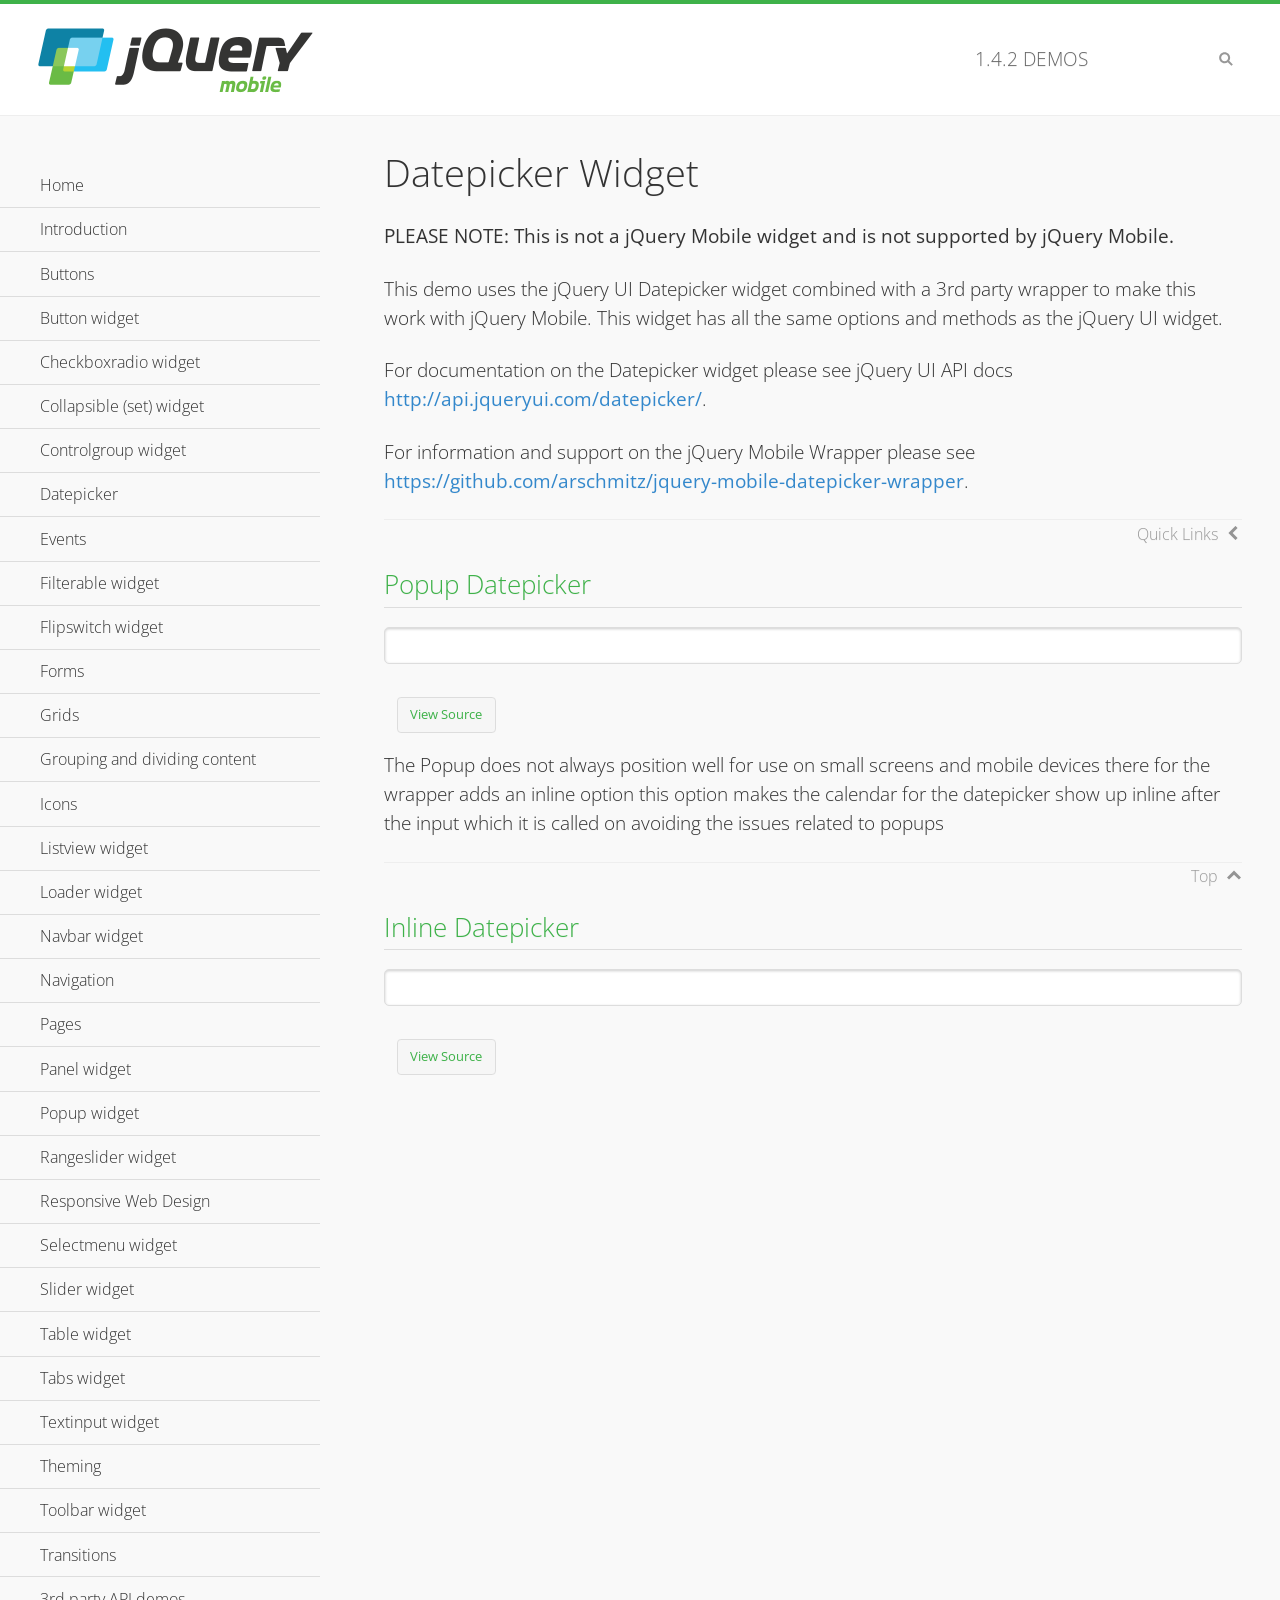
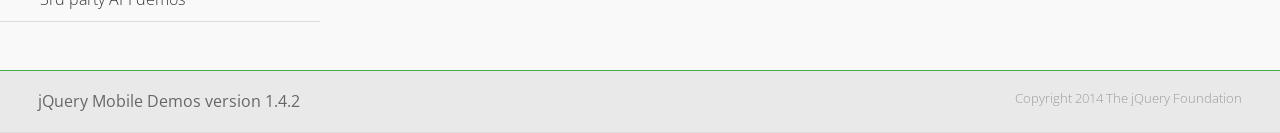
<file: js/lib/jquery.mobile-1.4.2/demos/datepicker/index.html>
<!DOCTYPE html>
<html>
<head>
	<meta charset="utf-8">
	<meta name="viewport" content="width=device-width, initial-scale=1">
	<title>Datepicker - jQuery Mobile Demos</title>
    <link rel="stylesheet" href="../css/themes/default/jquery.mobile-1.4.2.min.css">
    <link rel="stylesheet" href="../_assets/css/jqm-demos.css">
    <link rel="shortcut icon" href="../favicon.ico">
    <link rel="stylesheet" href="http://fonts.googleapis.com/css?family=Open+Sans:300,400,700">
    <link rel="stylesheet" href="https://rawgithub.com/arschmitz/jquery-mobile-datepicker-wrapper/v0.1.1/jquery.mobile.datepicker.css" />
    <script src="../js/jquery.js"></script>
    <script src="../_assets/js/index.js"></script>
    <script src="../js/jquery.mobile-1.4.2.min.js"></script>
    <script src="https://rawgithub.com/jquery/jquery-ui/1.10.4/ui/jquery.ui.datepicker.js"></script>
    <script id="mobile-datepicker" src="https://rawgithub.com/arschmitz/jquery-mobile-datepicker-wrapper/v0.1.1/jquery.mobile.datepicker.js"></script>
</head>
<body>
<div data-role="page" class="jqm-demos" data-quicklinks="true">

    <div data-role="header" class="jqm-header">
		<h2><a href="../" title="jQuery Mobile Demos home"><img src="../_assets/img/jquery-logo.png" alt="jQuery Mobile"></a></h2>
		<p><span class="jqm-version"></span> Demos</p>
        <a href="#" class="jqm-navmenu-link ui-btn ui-btn-icon-notext ui-corner-all ui-icon-bars ui-nodisc-icon ui-alt-icon ui-btn-left">Menu</a>
        <a href="#" class="jqm-search-link ui-btn ui-btn-icon-notext ui-corner-all ui-icon-search ui-nodisc-icon ui-alt-icon ui-btn-right">Search</a>
    </div><!-- /header -->

    <div role="main" class="ui-content jqm-content">

        <h1>Datepicker Widget</h1>

        <p><strong>PLEASE NOTE: This is not a jQuery Mobile widget and is not supported by jQuery Mobile.</strong></p>

        <p>This demo uses the jQuery UI Datepicker widget combined with a 3rd party wrapper to make this work with jQuery Mobile. This widget has all the same options and methods as the jQuery UI widget.</p>

        <p>For documentation on the Datepicker widget please see jQuery UI API docs <a href="http://api.jqueryui.com/datepicker/">http://api.jqueryui.com/datepicker/</a>.</p>

        <p>For information and support on the jQuery Mobile Wrapper please see <a href="https://github.com/arschmitz/jquery-mobile-datepicker-wrapper">https://github.com/arschmitz/jquery-mobile-datepicker-wrapper</a>.</p>

        <h2>Popup Datepicker</h2>

        <div data-demo-html="true">
            <input type="text" data-role="date">
        </div>

        <p> The Popup does not always position well for use on small screens and mobile devices there for the wrapper adds an inline option this option makes the calendar for the datepicker show up inline after the input which it is called on avoiding the issues related to popups</p>

        <h2>Inline Datepicker</h2>

        <div data-demo-html="true">
            <input type="text" data-role="date" data-inline="true">
        </div>

	</div><!-- /content -->
	    <div data-role="panel" class="jqm-navmenu-panel" data-position="left" data-display="overlay" data-theme="a">
	    	<ul class="jqm-list ui-alt-icon ui-nodisc-icon">
<li data-filtertext="demos homepage" data-icon="home"><a href=".././">Home</a></li>
<li data-filtertext="introduction overview getting started"><a href="../intro/" data-ajax="false">Introduction</a></li>
<li data-filtertext="buttons button markup buttonmarkup method anchor link button element"><a href="../button-markup/" data-ajax="false">Buttons</a></li>
<li data-filtertext="form button widget input button submit reset"><a href="../button/" data-ajax="false">Button widget</a></li>
<li data-role="collapsible" data-collapsed-icon="carat-d" data-expanded-icon="carat-u" data-iconpos="right" data-inset="false">
	<h3>Checkboxradio widget</h3>
	<ul>
		<li data-filtertext="form checkboxradio widget checkbox input checkboxes controlgroups"><a href="../checkboxradio-checkbox/" data-ajax="false">Checkboxes</a></li>
		<li data-filtertext="form checkboxradio widget radio input radio buttons controlgroups"><a href="../checkboxradio-radio/" data-ajax="false">Radio buttons</a></li>
	</ul>
</li>
<li data-role="collapsible" data-collapsed-icon="carat-d" data-expanded-icon="carat-u" data-iconpos="right" data-inset="false">
	<h3>Collapsible (set) widget</h3>
	<ul>
		<li data-filtertext="collapsibles content formatting"><a href="../collapsible/" data-ajax="false">Collapsible</a></li>
		<li data-filtertext="dynamic collapsible set accordion append expand"><a href="../collapsible-dynamic/" data-ajax="false">Dynamic collapsibles</a></li>
		<li data-filtertext="accordions collapsible set widget content formatting grouped collapsibles"><a href="../collapsibleset/" data-ajax="false">Collapsible set</a></li>
	</ul>
</li>
<li data-role="collapsible" data-collapsed-icon="carat-d" data-expanded-icon="carat-u" data-iconpos="right" data-inset="false">
	<h3>Controlgroup widget</h3>
	<ul>
		<li data-filtertext="controlgroups selectmenu checkboxradio input grouped buttons horizontal vertical"><a href="../controlgroup/" data-ajax="false">Controlgroup</a></li>
		<li data-filtertext="dynamic controlgroup dynamically add buttons"><a href="../controlgroup-dynamic/" data-ajax="false">Dynamic controlgroups</a></li>
	</ul>
</li>
<li data-filtertext="form datepicker widget date input"><a href="../datepicker/" data-ajax="false">Datepicker</a></li>
<li data-role="collapsible" data-collapsed-icon="carat-d" data-expanded-icon="carat-u" data-iconpos="right" data-inset="false">
	<h3>Events</h3>
	<ul>
		<li data-filtertext="swipe to delete list items listviews swipe events"><a href="../swipe-list/" data-ajax="false">Swipe list items</a></li>
		<li data-filtertext="swipe to navigate swipe page navigation swipe events"><a href="../swipe-page/" data-ajax="false">Swipe page navigation</a></li>
	</ul>
</li>
<li data-filtertext="filterable filter elements sorting searching listview table"><a href="../filterable/" data-ajax="false">Filterable widget</a></li>
<li data-filtertext="form flipswitch widget flip toggle switch binary select checkbox input"><a href="../flipswitch/" data-ajax="false">Flipswitch widget</a></li>
<li data-role="collapsible" data-collapsed-icon="carat-d" data-expanded-icon="carat-u" data-iconpos="right" data-inset="false">
	<h3>Forms</h3>
	<ul>
		<li data-filtertext="forms text checkbox radio range button submit reset inputs selects textarea slider flipswitch label form elements"><a href="../forms/" data-ajax="false">Forms</a></li>
		<li data-filtertext="form hide labels hidden accessible ui-hidden-accessible forms"><a href="../forms-label-hidden-accessible/" data-ajax="false">Hide labels</a></li>
		<li data-filtertext="form field containers fieldcontain ui-field-contain forms"><a href="../forms-field-contain/" data-ajax="false">Field containers</a></li>
		<li data-filtertext="forms disabled form elements"><a href="../forms-disabled/" data-ajax="false">Forms disabled</a></li>
		<li data-filtertext="forms gallery examples overview forms text checkbox radio range button submit reset inputs selects textarea slider flipswitch label form elements"><a href="../forms-gallery/" data-ajax="false">Forms gallery</a></li>
	</ul>
</li>
<li data-role="collapsible" data-collapsed-icon="carat-d" data-expanded-icon="carat-u" data-iconpos="right" data-inset="false">
	<h3>Grids</h3>
	<ul>
		<li data-filtertext="grids columns blocks content formatting rwd responsive css framework"><a href="../grids/" data-ajax="false">Grids</a></li>
		<li data-filtertext="buttons in grids css framework"><a href="../grids-buttons/" data-ajax="false">Buttons in grids</a></li>
		<li data-filtertext="custom responsive grids rwd css framework"><a href="../grids-custom-responsive/" data-ajax="false">Custom responsive grids</a></li>
	</ul>
</li>
<li data-filtertext="blocks content formatting sections heading"><a href="../body-bar-classes/" data-ajax="false">Grouping and dividing content</a></li>
<li data-role="collapsible" data-collapsed-icon="carat-d" data-expanded-icon="carat-u" data-iconpos="right" data-inset="false">
	<h3>Icons</h3>
	<ul>
		<li data-filtertext="button icons svg disc alt custom icon position"><a href="../icons/" data-ajax="false">Icons</a></li>
		<li data-filtertext=""><a href="../icons-grunticon/" data-ajax="false">Grunticon loader</a></li>
	</ul>
</li>
<li data-role="collapsible" data-collapsed-icon="carat-d" data-expanded-icon="carat-u" data-iconpos="right" data-inset="false">
	<h3>Listview widget</h3>
	<ul>
		<li data-filtertext="listview widget thumbnails icons nested split button collapsible ul ol"><a href="../listview/" data-ajax="false">Listview</a></li>
		<li data-filtertext="autocomplete filterable reveal listview filtertextbeforefilter placeholder"><a href="../listview-autocomplete/" data-ajax="false">Listview autocomplete</a></li>
		<li data-filtertext="autocomplete filterable reveal listview remote data filtertextbeforefilter placeholder"><a href="../listview-autocomplete-remote/" data-ajax="false">Listview autocomplete remote data</a></li>
		<li data-filtertext="autodividers anchor jump scroll linkbars listview lists ul ol"><a href="../listview-autodividers-linkbar/" data-ajax="false">Listview autodividers linkbar</a></li>
		<li data-filtertext="listview autodividers selector autodividersselector lists ul ol"><a href="../listview-autodividers-selector/" data-ajax="false">Listview autodividers selector</a></li>
		<li data-filtertext="listview nested list items"><a href="../listview-nested-lists/" data-ajax="false">Listview Nested Listviews</a></li>
		<li data-filtertext="listview collapsible list items flat"><a href="../listview-collapsible-item-flat/" data-ajax="false">Listview collapsible list items (flat)</a></li>
		<li data-filtertext="listview collapsible list indented"><a href="../listview-collapsible-item-indented/" data-ajax="false">Listview collapsible list items (indented)</a></li>
		<li data-filtertext="grid listview responsive grids responsive listviews lists ul"><a href="../listview-grid/" data-ajax="false">Listview responsive grid</a></li>
	</ul>
</li>
<li data-filtertext="loader widget page loading navigation overlay spinner"><a href="../loader/" data-ajax="false">Loader widget</a></li>
<li data-filtertext="navbar widget navmenu toolbars header footer"><a href="../navbar/" data-ajax="false">Navbar widget</a></li>
<li data-role="collapsible" data-collapsed-icon="carat-d" data-expanded-icon="carat-u" data-iconpos="right" data-inset="false">
	<h3>Navigation</h3>
	<ul>
		<li data-filtertext="ajax navigation navigate widget history event method"><a href="../navigation/" data-ajax="false">Navigation</a></li>
		<li data-filtertext="linking pages page links navigation ajax prefetch cache"><a href="../navigation-linking-pages/" data-ajax="false">Linking pages</a></li>
		<li data-filtertext="php redirect server redirection server-side navigation"><a href="../navigation-php-redirect/" data-ajax="false">PHP redirect demo</a></li>
		<li data-filtertext="navigation redirection hash query"><a href="../navigation-hash-processing/" data-ajax="false">Hash processing demo</a></li>
	</ul>
</li>
<li data-role="collapsible" data-collapsed-icon="carat-d" data-expanded-icon="carat-u" data-iconpos="right" data-inset="false">
	<h3>Pages</h3>
	<ul>
		<li data-filtertext="pages page widget ajax navigation"><a href="../pages/" data-ajax="false">Pages</a></li>
		<li data-filtertext="single page"><a href="../pages-single-page/" data-ajax="false">Single page</a></li>
		<li data-filtertext="multipage multi-page page"><a href="../pages-multi-page/" data-ajax="false">Multi-page template</a></li>
		<li data-filtertext="dialog page widget modal popup"><a href="../pages-dialog/" data-ajax="false">Dialog page</a></li>
	</ul>
</li>
<li data-role="collapsible" data-collapsed-icon="carat-d" data-expanded-icon="carat-u" data-iconpos="right" data-inset="false">
	<h3>Panel widget</h3>
	<ul>
		<li data-filtertext="panel widget sliding panels reveal push overlay responsive"><a href="../panel/" data-ajax="false">Panel</a></li>
		<li data-filtertext=""><a href="../panel-external/" data-ajax="false">External panels</a></li>
		<li data-filtertext="panel "><a href="../panel-fixed/" data-ajax="false">Fixed panels</a></li>
		<li data-filtertext="panel slide panels sliding panels shadow rwd responsive breakpoint"><a href="../panel-responsive/" data-ajax="false">Panels responsive</a></li>
		<li data-filtertext="panel custom style custom panel width reveal shadow listview panel styling page background wrapper"><a href="../panel-styling/" data-ajax="false">Custom panel style</a></li>
		<li data-filtertext="panel open on swipe"><a href="../panel-swipe-open/" data-ajax="false">Panel open on swipe</a></li>
		<li data-filtertext="panels outside page internal external toolbars"><a href="../panel-external-internal/" data-ajax="false">Panel external and internal</a></li>
	</ul>
</li>
<li data-role="collapsible" data-collapsed-icon="carat-d" data-expanded-icon="carat-u" data-iconpos="right" data-inset="false">
	<h3>Popup widget</h3>
	<ul>
		<li data-filtertext="popup widget popups dialog modal transition tooltip lightbox form overlay screen flip pop fade transition"><a href="../popup/" data-ajax="false">Popup</a></li>
		<li data-filtertext="popup alignment position"><a href="../popup-alignment/" data-ajax="false">Popup alignment</a></li>
		<li data-filtertext="popup arrow size popups popover"><a href="../popup-arrow-size/" data-ajax="false">Popup arrow size</a></li>
		<li data-filtertext="dynamic popups popup images lightbox"><a href="../popup-dynamic/" data-ajax="false">Dynamic popups</a></li>
		<li data-filtertext="popups with iframes scaling"><a href="../popup-iframe/" data-ajax="false">Popups with iframes</a></li>
		<li data-filtertext="popup image scaling"><a href="../popup-image-scaling/" data-ajax="false">Popup image scaling</a></li>
		<li data-filtertext="external popup outside multi-page"><a href="../popup-outside-multipage" data-ajax="false">Popup outside multi-page</a></li>
	</ul>
</li>
<li data-filtertext="form rangeslider widget dual sliders dual handle sliders range input"><a href="../rangeslider/" data-ajax="false">Rangeslider widget</a></li>
<li data-filtertext="responsive web design rwd adaptive progressive enhancement PE accessible mobile breakpoints media query media queries"><a href="../rwd/" data-ajax="false">Responsive Web Design</a></li>
<li data-role="collapsible" data-collapsed-icon="carat-d" data-expanded-icon="carat-u" data-iconpos="right" data-inset="false">
	<h3>Selectmenu widget</h3>
	<ul>
		<li data-filtertext="form selectmenu widget select input custom select menu selects"><a href="../selectmenu/" data-ajax="false">Selectmenu</a></li>
		<li data-filtertext="form custom select menu selectmenu widget custom menu option optgroup multiple selects"><a href="../selectmenu-custom/" data-ajax="false">Custom select menu</a></li>
		<li data-filtertext="filterable select filter popup dialog"><a href="../selectmenu-custom-filter/" data-ajax="false">Custom select menu with filter</a></li>
	</ul>
</li>
<li data-role="collapsible" data-collapsed-icon="carat-d" data-expanded-icon="carat-u" data-iconpos="right" data-inset="false">
	<h3>Slider widget</h3>
	<ul>
		<li data-filtertext="form slider widget range input single sliders"><a href="../slider/" data-ajax="false">Slider</a></li>
		<li data-filtertext="form slider widget flipswitch slider binary select flip toggle switch"><a href="../slider-flipswitch/" data-ajax="false">Slider flip toggle switch</a></li>
		<li data-filtertext="form slider tooltip handle value input range sliders"><a href="../slider-tooltip/" data-ajax="false">Slider tooltip</a></li>
	</ul>
</li>
<li data-role="collapsible" data-collapsed-icon="carat-d" data-expanded-icon="carat-u" data-iconpos="right" data-inset="false">
	<h3>Table widget</h3>
	<ul>
		<li data-filtertext="table widget reflow column toggle th td responsive tables rwd hide show tabular"><a href="../table-column-toggle/" data-ajax="false">Table Column Toggle</a></li>
		<li data-filtertext="table column toggle phone comparison demo"><a href="../table-column-toggle-example/" data-ajax="false">Table Column Toggle demo</a></li>
		<li data-filtertext="responsive tables table column toggle heading groups rwd breakpoint"><a href="../table-column-toggle-heading-groups/" data-ajax="false">Table Column Toggle heading groups</a></li>
		<li data-filtertext="responsive tables table column toggle hide rwd breakpoint customization options"><a href="../table-column-toggle-options/" data-ajax="false">Table Column Toggle options</a></li>
		<li data-filtertext="table reflow th td responsive rwd columns tabular"><a href="../table-reflow/" data-ajax="false">Table Reflow</a></li>
		<li data-filtertext="responsive tables table reflow heading groups rwd breakpoint"><a href="../table-reflow-heading-groups/" data-ajax="false">Table Reflow heading groups</a></li>
		<li data-filtertext="responsive tables table reflow stripes strokes table style"><a href="../table-reflow-stripes-strokes/" data-ajax="false">Table Reflow stripes and strokes</a></li>
		<li data-filtertext="responsive tables table reflow stack custom styles"><a href="../table-reflow-styling/" data-ajax="false">Table Reflow custom styles</a></li>
	</ul>
</li>
<li data-filtertext="ui tabs widget"><a href="../tabs/" data-ajax="false">Tabs widget</a></li>
<li data-filtertext="form textinput widget text input textarea number date time tel email file color password"><a href="../textinput/" data-ajax="false">Textinput widget</a></li>
<li data-role="collapsible" data-collapsed-icon="carat-d" data-expanded-icon="carat-u" data-iconpos="right" data-inset="false">
	<h3>Theming</h3>
	<ul>
		<li data-filtertext="default theme swatches theming style css"><a href="../theme-default/" data-ajax="false">Default theme</a></li>
		<li data-filtertext="classic theme old theme swatches theming style css"><a href="../theme-classic/" data-ajax="false">Classic theme</a></li>
	</ul>
</li>
<li data-role="collapsible" data-collapsed-icon="carat-d" data-expanded-icon="carat-u" data-iconpos="right" data-inset="false">
	<h3>Toolbar widget</h3>
	<ul>
		<li data-filtertext="toolbar widget header footer toolbars fixed fullscreen external sections"><a href="../toolbar/" data-ajax="false">Toolbar</a></li>
		<li data-filtertext="dynamic toolbars dynamically add toolbar header footer"><a href="../toolbar-dynamic/" data-ajax="false">Dynamic toolbars</a></li>
		<li data-filtertext="external toolbars header footer"><a href="../toolbar-external/" data-ajax="false">External toolbars</a></li>
		<li data-filtertext="fixed toolbars header footer"><a href="../toolbar-fixed/" data-ajax="false">Fixed toolbars</a></li>
		<li data-filtertext="fixed fullscreen toolbars header footer"><a href="../toolbar-fixed-fullscreen/" data-ajax="false">Fullscreen toolbars</a></li>
		<li data-filtertext="external fixed toolbars header footer"><a href="../toolbar-fixed-external/" data-ajax="false">Fixed external toolbars</a></li>
		<li data-filtertext="external persistent toolbars header footer navbar navmenu"><a href="../toolbar-fixed-persistent/" data-ajax="false">Persistent toolbars</a></li>
		<li data-filtertext="external ajax optimized toolbars persistent toolbars header footer navbar"><a href="../toolbar-fixed-persistent-optimized/" data-ajax="false">Ajax optimized toolbars</a></li>
		<li data-filtertext="form in toolbars header footer"><a href="../toolbar-fixed-forms/" data-ajax="false">Form in toolbar</a></li>
	</ul>
</li>
<li data-filtertext="page transitions animated pages popup navigation flip slide fade pop"><a href="../transitions/" data-ajax="false">Transitions</a></li>
<li data-role="collapsible" data-collapsed-icon="carat-d" data-expanded-icon="carat-u" data-iconpos="right" data-inset="false">
	<h3>3rd party API demos</h3>
	<ul>
		<li data-filtertext="backbone requirejs navigation router"><a href="../backbone-requirejs/" data-ajax="false">Backbone RequireJS</a></li>
		<li data-filtertext="google maps geolocation demo"><a href="../map-geolocation/" data-ajax="false">Google Maps geolocation</a></li>
		<li data-filtertext="google maps hybrid"><a href="../map-list-toggle/" data-ajax="false">Google Maps list toggle</a></li>
	</ul>
</li>



		     </ul>
		</div><!-- /panel -->


	<div data-role="footer" data-position="fixed" data-tap-toggle="false" class="jqm-footer">
		<p>jQuery Mobile Demos version <span class="jqm-version"></span></p>
		<p>Copyright 2014 The jQuery Foundation</p>
	</div><!-- /footer -->
	<!-- TODO: This should become an external panel so we can add input to markup (unique ID) -->
    <div data-role="panel" class="jqm-search-panel" data-position="right" data-display="overlay" data-theme="a">
		<div class="jqm-search">
			<ul class="jqm-list" data-filter-placeholder="Search demos..." data-filter-reveal="true">
<li data-filtertext="demos homepage" data-icon="home"><a href=".././">Home</a></li>
<li data-filtertext="introduction overview getting started"><a href="../intro/" data-ajax="false">Introduction</a></li>
<li data-filtertext="buttons button markup buttonmarkup method anchor link button element"><a href="../button-markup/" data-ajax="false">Buttons</a></li>
<li data-filtertext="form button widget input button submit reset"><a href="../button/" data-ajax="false">Button widget</a></li>
<li data-role="collapsible" data-collapsed-icon="carat-d" data-expanded-icon="carat-u" data-iconpos="right" data-inset="false">
	<h3>Checkboxradio widget</h3>
	<ul>
		<li data-filtertext="form checkboxradio widget checkbox input checkboxes controlgroups"><a href="../checkboxradio-checkbox/" data-ajax="false">Checkboxes</a></li>
		<li data-filtertext="form checkboxradio widget radio input radio buttons controlgroups"><a href="../checkboxradio-radio/" data-ajax="false">Radio buttons</a></li>
	</ul>
</li>
<li data-role="collapsible" data-collapsed-icon="carat-d" data-expanded-icon="carat-u" data-iconpos="right" data-inset="false">
	<h3>Collapsible (set) widget</h3>
	<ul>
		<li data-filtertext="collapsibles content formatting"><a href="../collapsible/" data-ajax="false">Collapsible</a></li>
		<li data-filtertext="dynamic collapsible set accordion append expand"><a href="../collapsible-dynamic/" data-ajax="false">Dynamic collapsibles</a></li>
		<li data-filtertext="accordions collapsible set widget content formatting grouped collapsibles"><a href="../collapsibleset/" data-ajax="false">Collapsible set</a></li>
	</ul>
</li>
<li data-role="collapsible" data-collapsed-icon="carat-d" data-expanded-icon="carat-u" data-iconpos="right" data-inset="false">
	<h3>Controlgroup widget</h3>
	<ul>
		<li data-filtertext="controlgroups selectmenu checkboxradio input grouped buttons horizontal vertical"><a href="../controlgroup/" data-ajax="false">Controlgroup</a></li>
		<li data-filtertext="dynamic controlgroup dynamically add buttons"><a href="../controlgroup-dynamic/" data-ajax="false">Dynamic controlgroups</a></li>
	</ul>
</li>
<li data-filtertext="form datepicker widget date input"><a href="../datepicker/" data-ajax="false">Datepicker</a></li>
<li data-role="collapsible" data-collapsed-icon="carat-d" data-expanded-icon="carat-u" data-iconpos="right" data-inset="false">
	<h3>Events</h3>
	<ul>
		<li data-filtertext="swipe to delete list items listviews swipe events"><a href="../swipe-list/" data-ajax="false">Swipe list items</a></li>
		<li data-filtertext="swipe to navigate swipe page navigation swipe events"><a href="../swipe-page/" data-ajax="false">Swipe page navigation</a></li>
	</ul>
</li>
<li data-filtertext="filterable filter elements sorting searching listview table"><a href="../filterable/" data-ajax="false">Filterable widget</a></li>
<li data-filtertext="form flipswitch widget flip toggle switch binary select checkbox input"><a href="../flipswitch/" data-ajax="false">Flipswitch widget</a></li>
<li data-role="collapsible" data-collapsed-icon="carat-d" data-expanded-icon="carat-u" data-iconpos="right" data-inset="false">
	<h3>Forms</h3>
	<ul>
		<li data-filtertext="forms text checkbox radio range button submit reset inputs selects textarea slider flipswitch label form elements"><a href="../forms/" data-ajax="false">Forms</a></li>
		<li data-filtertext="form hide labels hidden accessible ui-hidden-accessible forms"><a href="../forms-label-hidden-accessible/" data-ajax="false">Hide labels</a></li>
		<li data-filtertext="form field containers fieldcontain ui-field-contain forms"><a href="../forms-field-contain/" data-ajax="false">Field containers</a></li>
		<li data-filtertext="forms disabled form elements"><a href="../forms-disabled/" data-ajax="false">Forms disabled</a></li>
		<li data-filtertext="forms gallery examples overview forms text checkbox radio range button submit reset inputs selects textarea slider flipswitch label form elements"><a href="../forms-gallery/" data-ajax="false">Forms gallery</a></li>
	</ul>
</li>
<li data-role="collapsible" data-collapsed-icon="carat-d" data-expanded-icon="carat-u" data-iconpos="right" data-inset="false">
	<h3>Grids</h3>
	<ul>
		<li data-filtertext="grids columns blocks content formatting rwd responsive css framework"><a href="../grids/" data-ajax="false">Grids</a></li>
		<li data-filtertext="buttons in grids css framework"><a href="../grids-buttons/" data-ajax="false">Buttons in grids</a></li>
		<li data-filtertext="custom responsive grids rwd css framework"><a href="../grids-custom-responsive/" data-ajax="false">Custom responsive grids</a></li>
	</ul>
</li>
<li data-filtertext="blocks content formatting sections heading"><a href="../body-bar-classes/" data-ajax="false">Grouping and dividing content</a></li>
<li data-role="collapsible" data-collapsed-icon="carat-d" data-expanded-icon="carat-u" data-iconpos="right" data-inset="false">
	<h3>Icons</h3>
	<ul>
		<li data-filtertext="button icons svg disc alt custom icon position"><a href="../icons/" data-ajax="false">Icons</a></li>
		<li data-filtertext=""><a href="../icons-grunticon/" data-ajax="false">Grunticon loader</a></li>
	</ul>
</li>
<li data-role="collapsible" data-collapsed-icon="carat-d" data-expanded-icon="carat-u" data-iconpos="right" data-inset="false">
	<h3>Listview widget</h3>
	<ul>
		<li data-filtertext="listview widget thumbnails icons nested split button collapsible ul ol"><a href="../listview/" data-ajax="false">Listview</a></li>
		<li data-filtertext="autocomplete filterable reveal listview filtertextbeforefilter placeholder"><a href="../listview-autocomplete/" data-ajax="false">Listview autocomplete</a></li>
		<li data-filtertext="autocomplete filterable reveal listview remote data filtertextbeforefilter placeholder"><a href="../listview-autocomplete-remote/" data-ajax="false">Listview autocomplete remote data</a></li>
		<li data-filtertext="autodividers anchor jump scroll linkbars listview lists ul ol"><a href="../listview-autodividers-linkbar/" data-ajax="false">Listview autodividers linkbar</a></li>
		<li data-filtertext="listview autodividers selector autodividersselector lists ul ol"><a href="../listview-autodividers-selector/" data-ajax="false">Listview autodividers selector</a></li>
		<li data-filtertext="listview nested list items"><a href="../listview-nested-lists/" data-ajax="false">Listview Nested Listviews</a></li>
		<li data-filtertext="listview collapsible list items flat"><a href="../listview-collapsible-item-flat/" data-ajax="false">Listview collapsible list items (flat)</a></li>
		<li data-filtertext="listview collapsible list indented"><a href="../listview-collapsible-item-indented/" data-ajax="false">Listview collapsible list items (indented)</a></li>
		<li data-filtertext="grid listview responsive grids responsive listviews lists ul"><a href="../listview-grid/" data-ajax="false">Listview responsive grid</a></li>
	</ul>
</li>
<li data-filtertext="loader widget page loading navigation overlay spinner"><a href="../loader/" data-ajax="false">Loader widget</a></li>
<li data-filtertext="navbar widget navmenu toolbars header footer"><a href="../navbar/" data-ajax="false">Navbar widget</a></li>
<li data-role="collapsible" data-collapsed-icon="carat-d" data-expanded-icon="carat-u" data-iconpos="right" data-inset="false">
	<h3>Navigation</h3>
	<ul>
		<li data-filtertext="ajax navigation navigate widget history event method"><a href="../navigation/" data-ajax="false">Navigation</a></li>
		<li data-filtertext="linking pages page links navigation ajax prefetch cache"><a href="../navigation-linking-pages/" data-ajax="false">Linking pages</a></li>
		<li data-filtertext="php redirect server redirection server-side navigation"><a href="../navigation-php-redirect/" data-ajax="false">PHP redirect demo</a></li>
		<li data-filtertext="navigation redirection hash query"><a href="../navigation-hash-processing/" data-ajax="false">Hash processing demo</a></li>
	</ul>
</li>
<li data-role="collapsible" data-collapsed-icon="carat-d" data-expanded-icon="carat-u" data-iconpos="right" data-inset="false">
	<h3>Pages</h3>
	<ul>
		<li data-filtertext="pages page widget ajax navigation"><a href="../pages/" data-ajax="false">Pages</a></li>
		<li data-filtertext="single page"><a href="../pages-single-page/" data-ajax="false">Single page</a></li>
		<li data-filtertext="multipage multi-page page"><a href="../pages-multi-page/" data-ajax="false">Multi-page template</a></li>
		<li data-filtertext="dialog page widget modal popup"><a href="../pages-dialog/" data-ajax="false">Dialog page</a></li>
	</ul>
</li>
<li data-role="collapsible" data-collapsed-icon="carat-d" data-expanded-icon="carat-u" data-iconpos="right" data-inset="false">
	<h3>Panel widget</h3>
	<ul>
		<li data-filtertext="panel widget sliding panels reveal push overlay responsive"><a href="../panel/" data-ajax="false">Panel</a></li>
		<li data-filtertext=""><a href="../panel-external/" data-ajax="false">External panels</a></li>
		<li data-filtertext="panel "><a href="../panel-fixed/" data-ajax="false">Fixed panels</a></li>
		<li data-filtertext="panel slide panels sliding panels shadow rwd responsive breakpoint"><a href="../panel-responsive/" data-ajax="false">Panels responsive</a></li>
		<li data-filtertext="panel custom style custom panel width reveal shadow listview panel styling page background wrapper"><a href="../panel-styling/" data-ajax="false">Custom panel style</a></li>
		<li data-filtertext="panel open on swipe"><a href="../panel-swipe-open/" data-ajax="false">Panel open on swipe</a></li>
		<li data-filtertext="panels outside page internal external toolbars"><a href="../panel-external-internal/" data-ajax="false">Panel external and internal</a></li>
	</ul>
</li>
<li data-role="collapsible" data-collapsed-icon="carat-d" data-expanded-icon="carat-u" data-iconpos="right" data-inset="false">
	<h3>Popup widget</h3>
	<ul>
		<li data-filtertext="popup widget popups dialog modal transition tooltip lightbox form overlay screen flip pop fade transition"><a href="../popup/" data-ajax="false">Popup</a></li>
		<li data-filtertext="popup alignment position"><a href="../popup-alignment/" data-ajax="false">Popup alignment</a></li>
		<li data-filtertext="popup arrow size popups popover"><a href="../popup-arrow-size/" data-ajax="false">Popup arrow size</a></li>
		<li data-filtertext="dynamic popups popup images lightbox"><a href="../popup-dynamic/" data-ajax="false">Dynamic popups</a></li>
		<li data-filtertext="popups with iframes scaling"><a href="../popup-iframe/" data-ajax="false">Popups with iframes</a></li>
		<li data-filtertext="popup image scaling"><a href="../popup-image-scaling/" data-ajax="false">Popup image scaling</a></li>
		<li data-filtertext="external popup outside multi-page"><a href="../popup-outside-multipage" data-ajax="false">Popup outside multi-page</a></li>
	</ul>
</li>
<li data-filtertext="form rangeslider widget dual sliders dual handle sliders range input"><a href="../rangeslider/" data-ajax="false">Rangeslider widget</a></li>
<li data-filtertext="responsive web design rwd adaptive progressive enhancement PE accessible mobile breakpoints media query media queries"><a href="../rwd/" data-ajax="false">Responsive Web Design</a></li>
<li data-role="collapsible" data-collapsed-icon="carat-d" data-expanded-icon="carat-u" data-iconpos="right" data-inset="false">
	<h3>Selectmenu widget</h3>
	<ul>
		<li data-filtertext="form selectmenu widget select input custom select menu selects"><a href="../selectmenu/" data-ajax="false">Selectmenu</a></li>
		<li data-filtertext="form custom select menu selectmenu widget custom menu option optgroup multiple selects"><a href="../selectmenu-custom/" data-ajax="false">Custom select menu</a></li>
		<li data-filtertext="filterable select filter popup dialog"><a href="../selectmenu-custom-filter/" data-ajax="false">Custom select menu with filter</a></li>
	</ul>
</li>
<li data-role="collapsible" data-collapsed-icon="carat-d" data-expanded-icon="carat-u" data-iconpos="right" data-inset="false">
	<h3>Slider widget</h3>
	<ul>
		<li data-filtertext="form slider widget range input single sliders"><a href="../slider/" data-ajax="false">Slider</a></li>
		<li data-filtertext="form slider widget flipswitch slider binary select flip toggle switch"><a href="../slider-flipswitch/" data-ajax="false">Slider flip toggle switch</a></li>
		<li data-filtertext="form slider tooltip handle value input range sliders"><a href="../slider-tooltip/" data-ajax="false">Slider tooltip</a></li>
	</ul>
</li>
<li data-role="collapsible" data-collapsed-icon="carat-d" data-expanded-icon="carat-u" data-iconpos="right" data-inset="false">
	<h3>Table widget</h3>
	<ul>
		<li data-filtertext="table widget reflow column toggle th td responsive tables rwd hide show tabular"><a href="../table-column-toggle/" data-ajax="false">Table Column Toggle</a></li>
		<li data-filtertext="table column toggle phone comparison demo"><a href="../table-column-toggle-example/" data-ajax="false">Table Column Toggle demo</a></li>
		<li data-filtertext="responsive tables table column toggle heading groups rwd breakpoint"><a href="../table-column-toggle-heading-groups/" data-ajax="false">Table Column Toggle heading groups</a></li>
		<li data-filtertext="responsive tables table column toggle hide rwd breakpoint customization options"><a href="../table-column-toggle-options/" data-ajax="false">Table Column Toggle options</a></li>
		<li data-filtertext="table reflow th td responsive rwd columns tabular"><a href="../table-reflow/" data-ajax="false">Table Reflow</a></li>
		<li data-filtertext="responsive tables table reflow heading groups rwd breakpoint"><a href="../table-reflow-heading-groups/" data-ajax="false">Table Reflow heading groups</a></li>
		<li data-filtertext="responsive tables table reflow stripes strokes table style"><a href="../table-reflow-stripes-strokes/" data-ajax="false">Table Reflow stripes and strokes</a></li>
		<li data-filtertext="responsive tables table reflow stack custom styles"><a href="../table-reflow-styling/" data-ajax="false">Table Reflow custom styles</a></li>
	</ul>
</li>
<li data-filtertext="ui tabs widget"><a href="../tabs/" data-ajax="false">Tabs widget</a></li>
<li data-filtertext="form textinput widget text input textarea number date time tel email file color password"><a href="../textinput/" data-ajax="false">Textinput widget</a></li>
<li data-role="collapsible" data-collapsed-icon="carat-d" data-expanded-icon="carat-u" data-iconpos="right" data-inset="false">
	<h3>Theming</h3>
	<ul>
		<li data-filtertext="default theme swatches theming style css"><a href="../theme-default/" data-ajax="false">Default theme</a></li>
		<li data-filtertext="classic theme old theme swatches theming style css"><a href="../theme-classic/" data-ajax="false">Classic theme</a></li>
	</ul>
</li>
<li data-role="collapsible" data-collapsed-icon="carat-d" data-expanded-icon="carat-u" data-iconpos="right" data-inset="false">
	<h3>Toolbar widget</h3>
	<ul>
		<li data-filtertext="toolbar widget header footer toolbars fixed fullscreen external sections"><a href="../toolbar/" data-ajax="false">Toolbar</a></li>
		<li data-filtertext="dynamic toolbars dynamically add toolbar header footer"><a href="../toolbar-dynamic/" data-ajax="false">Dynamic toolbars</a></li>
		<li data-filtertext="external toolbars header footer"><a href="../toolbar-external/" data-ajax="false">External toolbars</a></li>
		<li data-filtertext="fixed toolbars header footer"><a href="../toolbar-fixed/" data-ajax="false">Fixed toolbars</a></li>
		<li data-filtertext="fixed fullscreen toolbars header footer"><a href="../toolbar-fixed-fullscreen/" data-ajax="false">Fullscreen toolbars</a></li>
		<li data-filtertext="external fixed toolbars header footer"><a href="../toolbar-fixed-external/" data-ajax="false">Fixed external toolbars</a></li>
		<li data-filtertext="external persistent toolbars header footer navbar navmenu"><a href="../toolbar-fixed-persistent/" data-ajax="false">Persistent toolbars</a></li>
		<li data-filtertext="external ajax optimized toolbars persistent toolbars header footer navbar"><a href="../toolbar-fixed-persistent-optimized/" data-ajax="false">Ajax optimized toolbars</a></li>
		<li data-filtertext="form in toolbars header footer"><a href="../toolbar-fixed-forms/" data-ajax="false">Form in toolbar</a></li>
	</ul>
</li>
<li data-filtertext="page transitions animated pages popup navigation flip slide fade pop"><a href="../transitions/" data-ajax="false">Transitions</a></li>
<li data-role="collapsible" data-collapsed-icon="carat-d" data-expanded-icon="carat-u" data-iconpos="right" data-inset="false">
	<h3>3rd party API demos</h3>
	<ul>
		<li data-filtertext="backbone requirejs navigation router"><a href="../backbone-requirejs/" data-ajax="false">Backbone RequireJS</a></li>
		<li data-filtertext="google maps geolocation demo"><a href="../map-geolocation/" data-ajax="false">Google Maps geolocation</a></li>
		<li data-filtertext="google maps hybrid"><a href="../map-list-toggle/" data-ajax="false">Google Maps list toggle</a></li>
	</ul>
</li>



			</ul>
		</div>
	</div><!-- /panel -->


</div><!-- /page -->

</body>
</html>
</file>
<file: js/lib/jquery.mobile-1.4.2/demos/_assets/css/jqm-demos.css>
/* JQM Demos custom CSS */

/* Header */
.jqm-demos .jqm-header {
	background: #fff;
	border-top: 4px solid #3eb249;
	border-bottom-color: #eee;
}
.jqm-demos .jqm-header h2 {
	padding: .4em 0 .1em;
	margin: 0 3em;
}
.jqm-demos .jqm-header h2 a {
	display: inline-block;
	text-decoration: none;
	min-height: 40px;
}
.jqm-demos .jqm-header h2 img {
	display: block;
	width: 140px;
	height: auto;
}
.jqm-demos .jqm-header h2 > img {
	display: inline-block;
}
.jqm-demos .jqm-header p {
	position: absolute;
	bottom: -2em;
	left: 1em;
	margin: 0;
	color: #666;
	font-family: 'Open Sans', sans-serif;
	font-weight: 300;
	text-transform: uppercase;
}
.jqm-demos .jqm-header .ui-btn {
	width: 2em;
	height: 2em;
	background: none;
	border: 0;
	top: 50%;
	margin-top: -1em;
	-webkit-border-radius: .3125em;
	border-radius: .3125em;
	opacity: .4;
	filter: Alpha(Opacity=40);
}

/* Footer */
.jqm-demos .jqm-footer.ui-footer {
	position: absolute;
	bottom: 0;
	padding-bottom: 0;
}
.jqm-demos .jqm-footer {
	border-top: 1px solid #3eb249;
}
.jqm-demos .jqm-footer p {
	font-size: .8em;
	color: #999;
	font-family: 'Open Sans', sans-serif;
	font-weight: 300;
	margin: 0 1.25em 1.25em;
}
.jqm-demos .jqm-footer p:first-child {
	font-size: 1em;
	color: #666;
	font-weight: 400;
	margin: 1em 1em .75em;
}

/* Content */
.jqm-demos .jqm-content {
	padding-top: 3em;
}
.jqm-demos .jqm-content > h1,
.jqm-demos .jqm-content > h2,
.jqm-demos .jqm-content > h3,
.jqm-demos .jqm-content > p,
.jqm-demos .jqm-content > ul li,
.jqm-demos .jqm-content > a {
	font-family: 'Open Sans', sans-serif;
	font-weight: 300;
}
.jqm-demos .jqm-content > h1 {
	font-size: 2.4em;
	margin: 0 0 .625em;
}
.jqm-demos .jqm-content > h2 {
	color: #3eb249;
	background-color: transparent;
	border-bottom: 1px solid #ddd;
	font-size: 1.6em;
	padding-bottom: .2em;
	margin: 0 0 .7375em;
}
.jqm-demos .jqm-content > h3 {
	color: #3eb249;
	background-color: transparent;
	font-size: 1.4em;
	margin: 0 0 1em;
}
.jqm-demos .jqm-content > p {
	font-size: 1.2em;
	line-height: 1.5;
}
.jqm-demos .jqm-content > ul:not(.jqm-list) li {
	font-size: 1.2em;
	line-height: 1.5;
}
.jqm-demos .jqm-content > p {
	margin: 0 0 1.25em;
}
.jqm-demos .jqm-content > ul,
.jqm-demos .jqm-content > ol {
	padding-left: 1.3em;
}
.jqm-demos .jqm-content > .ui-listview {
	padding-left: 0;
}
.jqm-demos .jqm-content > a,
.jqm-demos .jqm-content > p a,
.jqm-demos .jqm-content > ul:not(.jqm-list) li a {
	font-weight: 400;
	text-decoration: none;
}
.jqm-demos .jqm-content strong {
	font-weight: 700;
}
.jqm-demos .jqm-content > p strong {
	font-weight: 400;
}

/* Homepage */
.jqm-home > .jqm-content > img {
	width: 400px;
	max-width: 100%;
	display: block;
	margin: 2.5em 0;
}
.jqm-home .ui-grid-a {
	margin: 2.5em -.5em -.5em;
}
.jqm-block-content {
	margin: .5em;
	padding: 1em;
	background: #fff;
	border: 1px solid #eee;
	-webkit-border-radius: .3125em;
	border-radius: .3125em;
	font-family: 'Open Sans', sans-serif;
}
.jqm-block-content h3 {
	font-size: 1.5em;
	font-weight: 300;
	color: #3eb249;
	border-bottom: 1px solid #ddd;
	padding-bottom: .25em;
	margin: 0 0 .5em;
}
.jqm-block-content p {
	font-size: 1.1em;
	font-weight: 300;
	line-height: 1.4;
	margin: .7em 0;
}
.jqm-block-content p:last-child {
	margin-bottom: 0;
}
.jqm-block-content a:link {
	font-weight: 300;
	text-decoration: none;
}

/* Code */
.jqm-content pre,
.jqm-content code {
	font-family: "Consolas", "Bitstream Vera Sans Mono", "Courier New", Courier, monospace;
	background: #e5e5e5;
	background: rgba(0,0,0,.05);
	padding: 0 .125em;
}
.jqm-content pre {
	padding: 0 1em 1.2em;
	white-space: pre-wrap;
}
.jqm-content pre > code {
	padding: 0;
	background: none;
	font-size: .9em;
}

/* Lists */
.jqm-demos .jqm-search .jqm-list {
	margin: 0 -1em 1em;
}
.jqm-demos .jqm-list .ui-btn,
.jqm-demos .jqm-list .ui-btn:visited,
.jqm-demos .jqm-list .ui-li-divider {
	font-family: 'Open Sans', sans-serif;
	font-weight: 300;
	text-shadow: none !important;
}
.jqm-demos .jqm-list .ui-btn:hover,
.jqm-demos .jqm-list .ui-btn:active {
	color: #3388cc;
}
.jqm-demos .jqm-list .ui-btn.ui-btn-active {
	color: #fff;
}
.jqm-demos .jqm-list .ui-li-divider {
	color: #3eb249;
}

/* Navmenu */
.jqm-navmenu-panel .ui-listview > li .ui-collapsible-heading {
	margin: 0;
}
.jqm-navmenu-panel .ui-collapsible.ui-li-static {
	padding: 0;
	border: none !important;
}
.jqm-navmenu-panel .ui-collapsible + li > .ui-btn,
.jqm-navmenu-panel .ui-collapsible + .ui-collapsible > .ui-collapsible-heading > .ui-btn,
.jqm-navmenu-panel .ui-panel-inner > .ui-listview > li.ui-first-child .ui-btn {
	border-top: none !important;
}
.jqm-navmenu-panel .ui-listview .ui-listview .ui-btn {
	padding-left: 1.5em;
	color: #999;
}
.jqm-navmenu-panel .ui-listview .ui-listview .ui-btn.ui-btn-active {
	color: #fff;
}
.jqm-navmenu-panel .ui-btn:after {
	opacity: .4;
	filter: Alpha(Opacity=40);
}
.jqm-demos .jqm-navmenu-panel.jqm-panel-page-nav {
	display: none;
	position: absolute;
	top: 178px;
	left: 12px;
}
.jqm-demos .jqm-navmenu-panel.jqm-panel-page-nav ul li:first-child a{
	border-top: none;
}
/* Search */
.jqm-search-panel .ui-panel-inner {
	padding-top: 0;
}
.jqm-search-panel .ui-input-search {
	margin: 1em 0;
}
.jqm-search-panel .ui-input-search.ui-focus {
	-webkit-box-shadow: inset 0 1px 3px rgba(0,0,0,.2);
	-moz-box-shadow: inset 0 1px 3px rgba(0,0,0,.2);
	box-shadow: inset 0 1px 3px rgba(0,0,0,.2);
}
.jqm-list .jqm-search-results-keywords {
    padding: .46857em 0 0;
    font-size: .8em;
    font-weight: 300;
    color: #999;
    display: block;
	text-overflow: ellipsis;
	overflow: hidden;
	white-space: nowrap;
}
.ui-btn-active .jqm-search-results-keywords {
    color: #fff;
}
.jqm-search-results-highlight {
    color: #3388cc;
    font-weight: 400;
}
.ui-btn-active .jqm-search-results-highlight {
    color: #fff;
    font-weight: 300;
}

/* Quick links */
.jqm-demos .jqm-content .jqm-deeplink {
	display: block;
	color: #999;
	font-weight: 300;
	border-top: 1px solid #eee;
	text-align: right;
	padding-top: .2em;
	margin: 0 0 1.5em;
}
.jqm-demos .jqm-content .jqm-deeplink:after {
	content: "";
	display: block;
	float: right;
	margin: .1em 0 0 .5em;
	width: 1em;
	height: 1em;
	background-position: center center;
	background-repeat: no-repeat;
	opacity: .4;
	filter: Alpha(Opacity=40);
}

/* View source links */
.jqm-demos .jqm-content .jqm-view-source-link,
.jqm-demos .jqm-content .jqm-view-source-link:visited,
.jqm-demos .jqm-content .jqm-view-source-link:hover,
.jqm-demos .jqm-content .jqm-view-source-link:active {
	color: #3eb249;
	font-family: 'Open Sans', sans-serif;
	font-weight: 400;
	margin: 2em 0 1.5em 1em;
}
.jqm-demos .jqm-content .jqm-view-source-link.ui-btn-active:link {
	color: #fff;
}

@media (min-width: 60em) {
	.jqm-demos .jqm-header h2 {
		padding: 1em 0 .7em;
		margin: 0 1em 0 3%;
		text-align: left;
	}
	.jqm-demos .jqm-header h2 img {
		width: 275px;
		height: 78px;
	}
	.jqm-demos .jqm-header p {
		bottom: auto;
		left: auto;
		top: 50%;
		right: 15%;
		font-size: 1.2em;
		margin-top: -.625em;
	}
	.jqm-demos .jqm-navmenu-link {
		display: none;
	}
	.jqm-demos .jqm-search-link {
		right: 3%;
	}
	.jqm-demos .jqm-footer p {
		float: right;
		margin: 1.5em 3% 1.5em 1.5em;
	}
	.jqm-demos .jqm-footer p:first-child {
		float: left;
		margin: 1.25em 1.25em 1.25em 3%;
	}
	.jqm-demos .jqm-navmenu-panel {
		visibility: visible;
		position: relative;
		left: 0;
		float: left;
		width: 25%;
		background: none;
		-webkit-transition: none !important;
		-moz-transition: none !important;
		transition: none !important;
		-webkit-transform: none !important;
		-moz-transform: none !important;
		transform: none !important;
		-webkit-box-shadow: none;
		-moz-box-shadow: none;
		box-shadow: none;
	}
	.jqm-demos.jqm-panel-page .jqm-navmenu-panel {
		display: none;
	}
	html .jqm-demos.jqm-panel-page .jqm-navmenu-panel.jqm-panel-page-nav {
		display: block;
	}
	.jqm-demos .jqm-navmenu-panel .ui-panel-inner {
		margin-top: 3em;
		margin-bottom: 3em;
	}
	.jqm-demos .jqm-content {
		width: 67%;
		padding-top: 2em;
		padding-left: 5%;
		padding-right: 3%;
		float: right;
	}
    .jqm-demos .jqm-content.jqm-fullwidth {
		width: auto;
		padding-left: 15%;
		padding-right: 15%;
		float: none;
	}
	.jqm-navmenu-panel .ui-listview .ui-btn {
		padding-left: 12.5%;
	}
	.jqm-navmenu-panel .ui-listview .ui-listview .ui-btn {
		padding-left: 15%;
	}
	.jqm-navmenu-panel .ui-collapsible,
	.jqm-navmenu-panel .ui-collapsible-content,
	.jqm-navmenu-panel .ui-btn {
		background: none !important;
		border-color: #ddd !important;
	}
	.jqm-navmenu-panel .ui-btn.ui-btn-active {
		color: #3388cc !important;
	}
	.jqm-navmenu-panel .ui-btn::after {
		opacity: 0;
		-webkit-transition: opacity 500ms ease;
		-moz-transition: opacity 500ms ease;
		transition: opacity 500ms ease;
	}
	.jqm-navmenu-panel .ui-btn:hover::after {
		opacity: .4;
	}
	.jqm-search-panel {
		width: 26em;
		right: -26em;
		z-index: 1003; /* Puts the panel on top of the dismiss modal which is not adjusted to custom width */
	}
	.jqm-search-panel.ui-panel-animate.ui-panel-position-right {
		-webkit-transform: translate3d(26em,0,0);
		-moz-transform: translate3d(26em,0,0);
		transform: translate3d(26em,0,0);
	}
	.ui-panel-dismiss-open.ui-panel-dismiss-position-right {
		left: -17em;
		right: 17em;
	}
}
@media (min-width: 35em) {
	.jqm-block-content {
		min-height: 18em;
	}
}

/* View source popup */
#jqm-view-source-popup.ui-popup-container {
	width: 90%;
	max-width: 1500px;
}
.jqm-view-source .ui-collapsible-set {
	margin: 0;
}
.jqm-view-source .ui-collapsible-heading .ui-btn {
	font-family: 'Open Sans', sans-serif;
	font-weight: 400;
}
.jqm-view-source .ui-collapsible-heading .ui-btn-inner {
	padding: .4em;
}
.jqm-view-source .ui-collapsible-content {
	padding: 0;
	overflow: auto;
}
.jqm-view-source .ui-collapsible-content .phpStatus {
	padding: 1em;
}
.jqm-view-source .ui-collapsible-content > div,
.jqm-view-source .ui-collapsible-content .syntaxhighlighter {
	border-bottom-right-radius: inherit;
	border-bottom-left-radius: inherit;
}
.jqm-view-source .ui-collapsible-content::-webkit-scrollbar {
    width: 5px;
}
.jqm-view-source .ui-collapsible-content::-webkit-scrollbar-track {
    background: transparent;
}
.jqm-view-source .ui-collapsible-content::-webkit-scrollbar-thumb {
	background: #435A5F;
	border: solid #222;
	border-width: 12px 2px 12px 0;
	border-bottom-right-radius: 5px;
}
.jqm-view-source .ui-collapsible-content td.code .container > textarea {
	resize: none;
}

/* Button C - HTML */
.jqm-view-source .ui-btn.ui-btn-c,
.jqm-view-source .ui-btn.ui-btn-c:visited,
.jqm-view-source .ui-btn.ui-btn-c:hover,
.jqm-view-source .ui-btn.ui-btn-c:active,
.jqm-view-source .ui-btn.ui-btn-c.ui-btn-active {
	background: #005aff;
	border-color: #0033cc;
	color: #fff;
	text-shadow: 0 1px 0 #0033cc;
}
/* Button D - PHP */
.jqm-view-source .ui-btn.ui-btn-d,
.jqm-view-source .ui-btn.ui-btn-d:visited,
.jqm-view-source .ui-btn.ui-btn-d:hover,
.jqm-view-source .ui-btn.ui-btn-d:active,
.jqm-view-source .ui-btn.ui-btn-d.ui-btn-active {
	background: #ed1c24;
	border-color: #ff0000;
	color: #fff;
	text-shadow: 0 1px 0 #ff0000;
}
/* Button E - JS */
.jqm-view-source .ui-btn.ui-btn-e,
.jqm-view-source .ui-btn.ui-btn-e:visited,
.jqm-view-source .ui-btn.ui-btn-e:hover,
.jqm-view-source .ui-btn.ui-btn-e:active,
.jqm-view-source .ui-btn.ui-btn-e.ui-btn-active {
	background: #3EB249;
	border-color: #108040;
	color: #fff;
	text-shadow: 0 1px 0 #108040;
}
/* Button F - CSS */
.jqm-view-source .ui-btn.ui-btn-f,
.jqm-view-source .ui-btn.ui-btn-f:visited,
.jqm-view-source .ui-btn.ui-btn-f:hover,
.jqm-view-source .ui-btn.ui-btn-f:active,
.jqm-view-source .ui-btn.ui-btn-f.ui-btn-active {
	background: #ec008c;
	border-color: #cc0099;
	color: #fff;
	text-shadow: 0 1px 0 #cc0099;
}

/**
 * SyntaxHighlighter
 * http://alexgorbatchev.com/SyntaxHighlighter
 *
 * SyntaxHighlighter is donationware. If you are using it, please donate.
 * http://alexgorbatchev.com/SyntaxHighlighter/donate.html
 *
 * @version
 * 3.0.83 (July 02 2010)
 *
 * @copyright
 * Copyright (C) 2004-2010 Alex Gorbatchev.
 *
 * @license
 * Dual licensed under the MIT and GPL licenses.
 */
.syntaxhighlighter a,
.syntaxhighlighter div,
.syntaxhighlighter code,
.syntaxhighlighter table,
.syntaxhighlighter table td,
.syntaxhighlighter table tr,
.syntaxhighlighter table tbody,
.syntaxhighlighter table thead,
.syntaxhighlighter table caption,
.syntaxhighlighter textarea {
	background: none;
	border: 0;
	bottom: auto;
	float: none;
	left: auto;
	height: auto;
	line-height: 18px;
	margin: 0;
	outline: 0;
	overflow: visible;
	padding: 0;
	position: static;
	right: auto;
	text-align: left;
	top: auto;
	vertical-align: baseline;
	width: auto;
	box-sizing: content-box;
	font-family: "Consolas", "Bitstream Vera Sans Mono", "Courier New", Courier, monospace;
	font-weight: normal;
	font-style: normal;
	font-size: 14px;
	min-height: inherit;
	min-height: auto;
}
.syntaxhighlighter {
	width: auto;
	margin: 0;
	padding: 1em 0;
	position: relative;
	overflow: auto;
	font-size: 13px;
}
.syntaxhighlighter.source {
	overflow: hidden;
}
.syntaxhighlighter .bold {
	font-weight: bold;
}
.syntaxhighlighter .italic {
	font-style: italic;
}
.syntaxhighlighter .line {
	white-space: pre;
	white-space: pre-wrap;
}
.syntaxhighlighter table {
	width: 100%;
}
.syntaxhighlighter table caption {
	text-align: left;
	padding: .5em 0 0.5em 1em;
}
.syntaxhighlighter table td.code {
	width: 100%;
}
.syntaxhighlighter table td.code .container {
	position: relative;
}
.syntaxhighlighter table td.code .container textarea {
	box-sizing: border-box;
	position: absolute;
	left: 0;
	top: 0;
	width: 100%;
	height: 100%;
	border: none;
	background: white;
	padding-left: 1em;
	overflow: hidden;
	white-space: pre;
}
.syntaxhighlighter table td.gutter .line {
	text-align: right;
	padding: 0 0.5em 0 1em;
}
.syntaxhighlighter table td.code .line {
	padding: 0 1em;
}
.syntaxhighlighter.show {
	display: block;
}
.syntaxhighlighter.collapsed table {
	display: none;
}
.syntaxhighlighter .line.alt1 {
	background-color: transparent;
}
.syntaxhighlighter .line.alt2 {
	background-color: transparent;
}
.syntaxhighlighter .line.highlighted.alt1, .syntaxhighlighter .line.highlighted.alt2 {
	background-color: #253e5a;
}
.syntaxhighlighter .line.highlighted.number {
	color: #38566f;
}
.syntaxhighlighter table caption {
	color: #d1edff;
}
.syntaxhighlighter .gutter {
	color: #afafaf;
}
.syntaxhighlighter .gutter .line {
	border-right: 3px solid #435a5f;
}
.syntaxhighlighter .gutter .line.highlighted {
	background-color: #435a5f;
	color: #0f192a;
}
.syntaxhighlighter.collapsed {
	overflow: visible;
}
.syntaxhighlighter .plain, .syntaxhighlighter .plain a {
	color: #eee;
}
.syntaxhighlighter .comments, .syntaxhighlighter .comments a {
	color: #5ba1cf;
}
.syntaxhighlighter .string {
	color: #98da31;
}
.syntaxhighlighter .string a {
	color: #1dc116;
}
.syntaxhighlighter .keyword {
	color: #ffae00;
}
.syntaxhighlighter .preprocessor {
	color: #8aa6c1;
}
.syntaxhighlighter .variable {
	color: #ffaa3e;
}
.syntaxhighlighter .value {
	color: #f7e741;
}
.syntaxhighlighter .functions {
	color: #ffaa3e;
}
.syntaxhighlighter .constants {
	color: #e0e8ff;
}
.syntaxhighlighter .script {
	font-weight: bold;
	color: #b43d3d;
	background-color: none;
}
.syntaxhighlighter .color1 {
	color: #8df;
}
.syntaxhighlighter .color1 a {
	color: #f8bb00;
}
.syntaxhighlighter .color2, .syntaxhighlighter .color2 a {
	color: white;
}
.syntaxhighlighter .color3, .syntaxhighlighter .color3 a {
	color: #ffaa3e;
}
.syntaxhighlighter table td.code {
	cursor: text;
}
.syntaxhighlighter table td.code .container textarea {
	background: #eee;
	white-space: pre;
	white-space: pre-wrap;
}
.syntaxhighlighter ::-moz-selection {
	background-color: #3399ff;
	color: #fff;
	text-shadow: none;
}
.syntaxhighlighter ::-webkit-selection {
	background-color: #3399ff;
	color: #fff;
	text-shadow: none;
}
.syntaxhighlighter ::selection {
	background-color: #3399ff;
	color: #fff;
	text-shadow: none;
}
</file>
